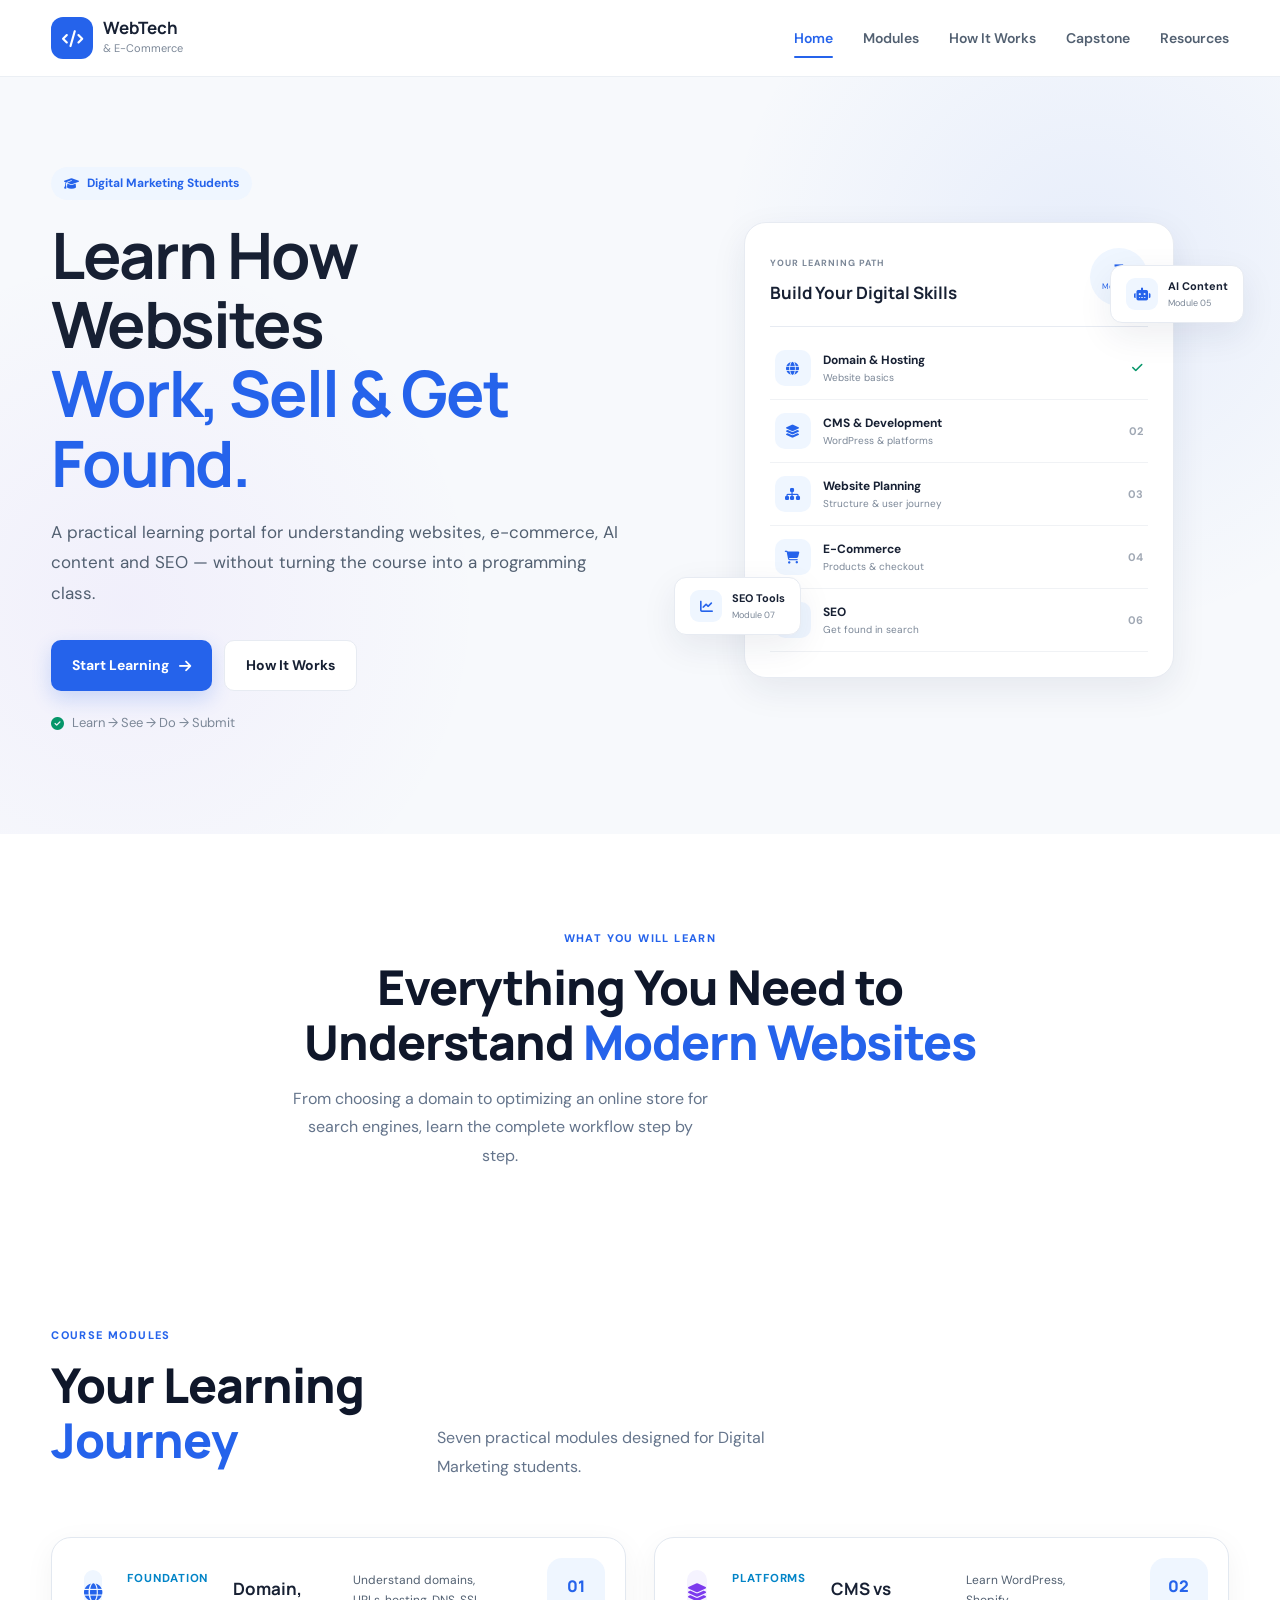
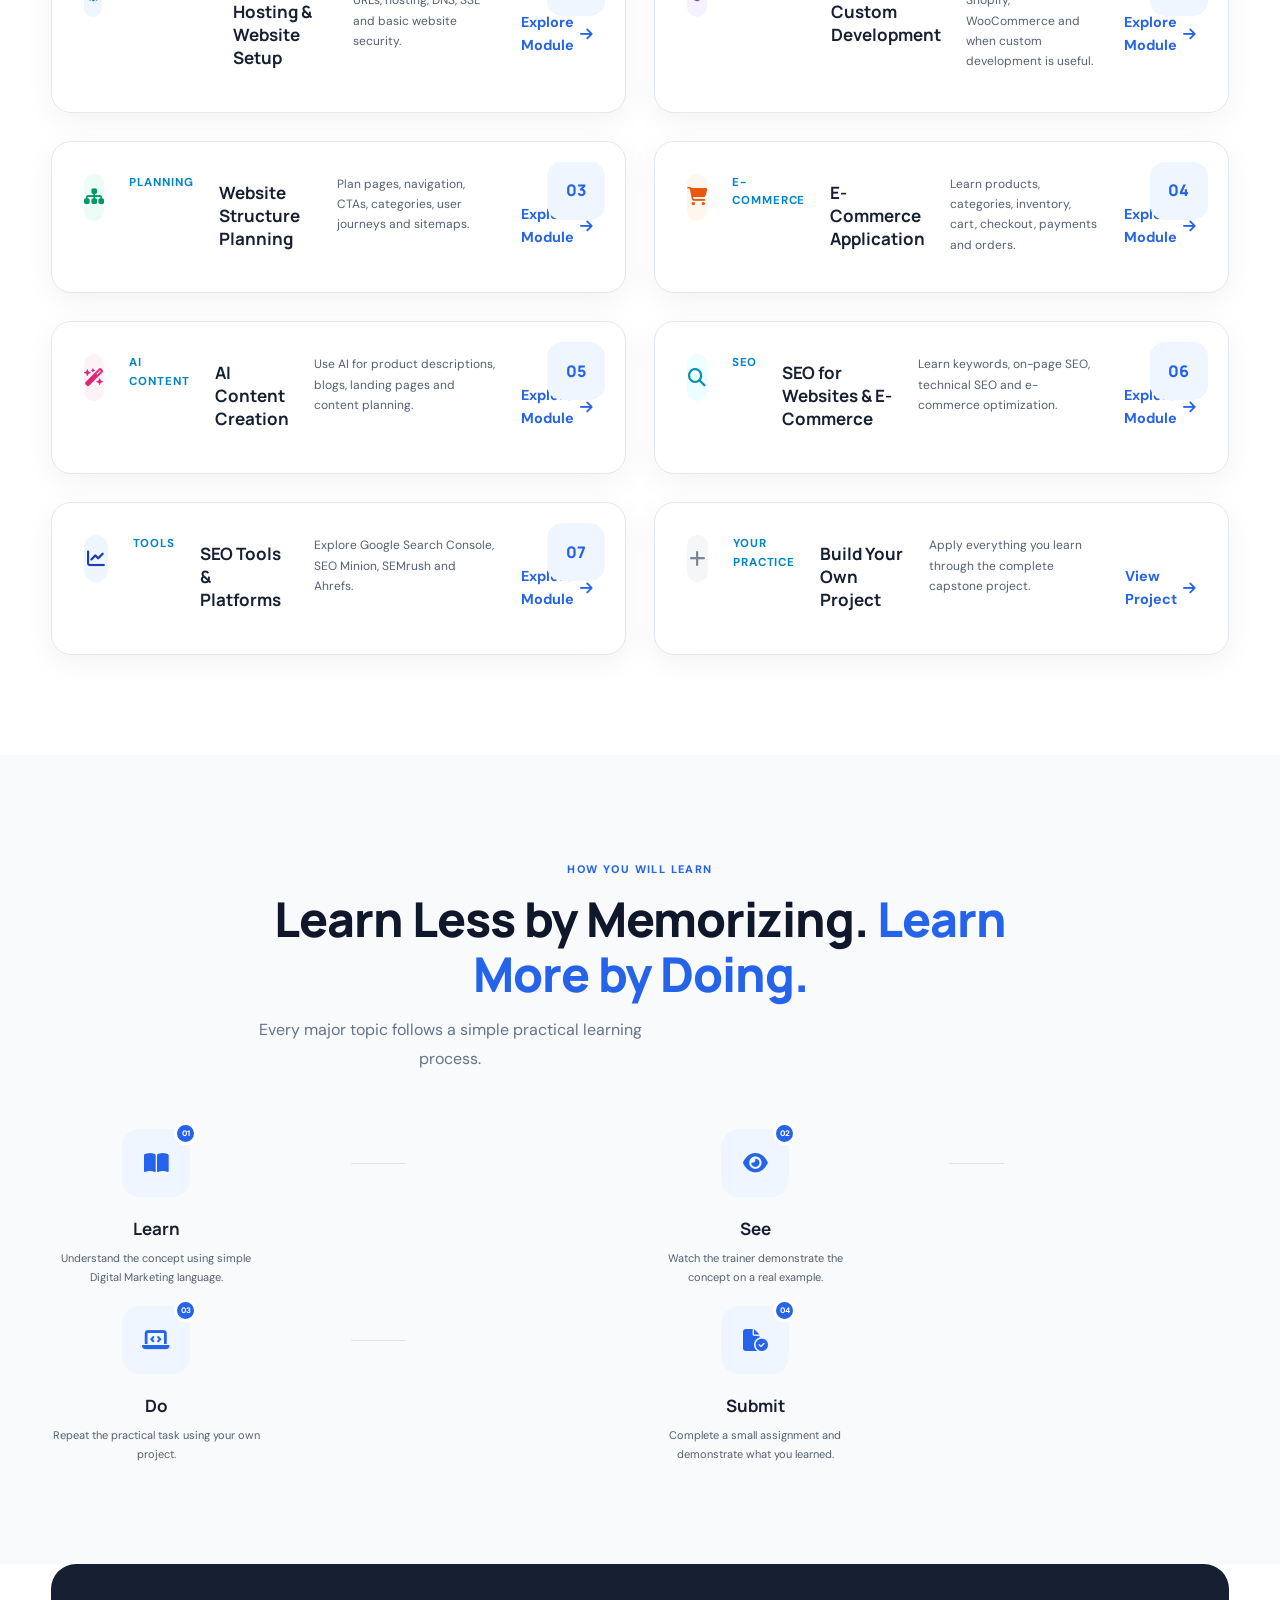
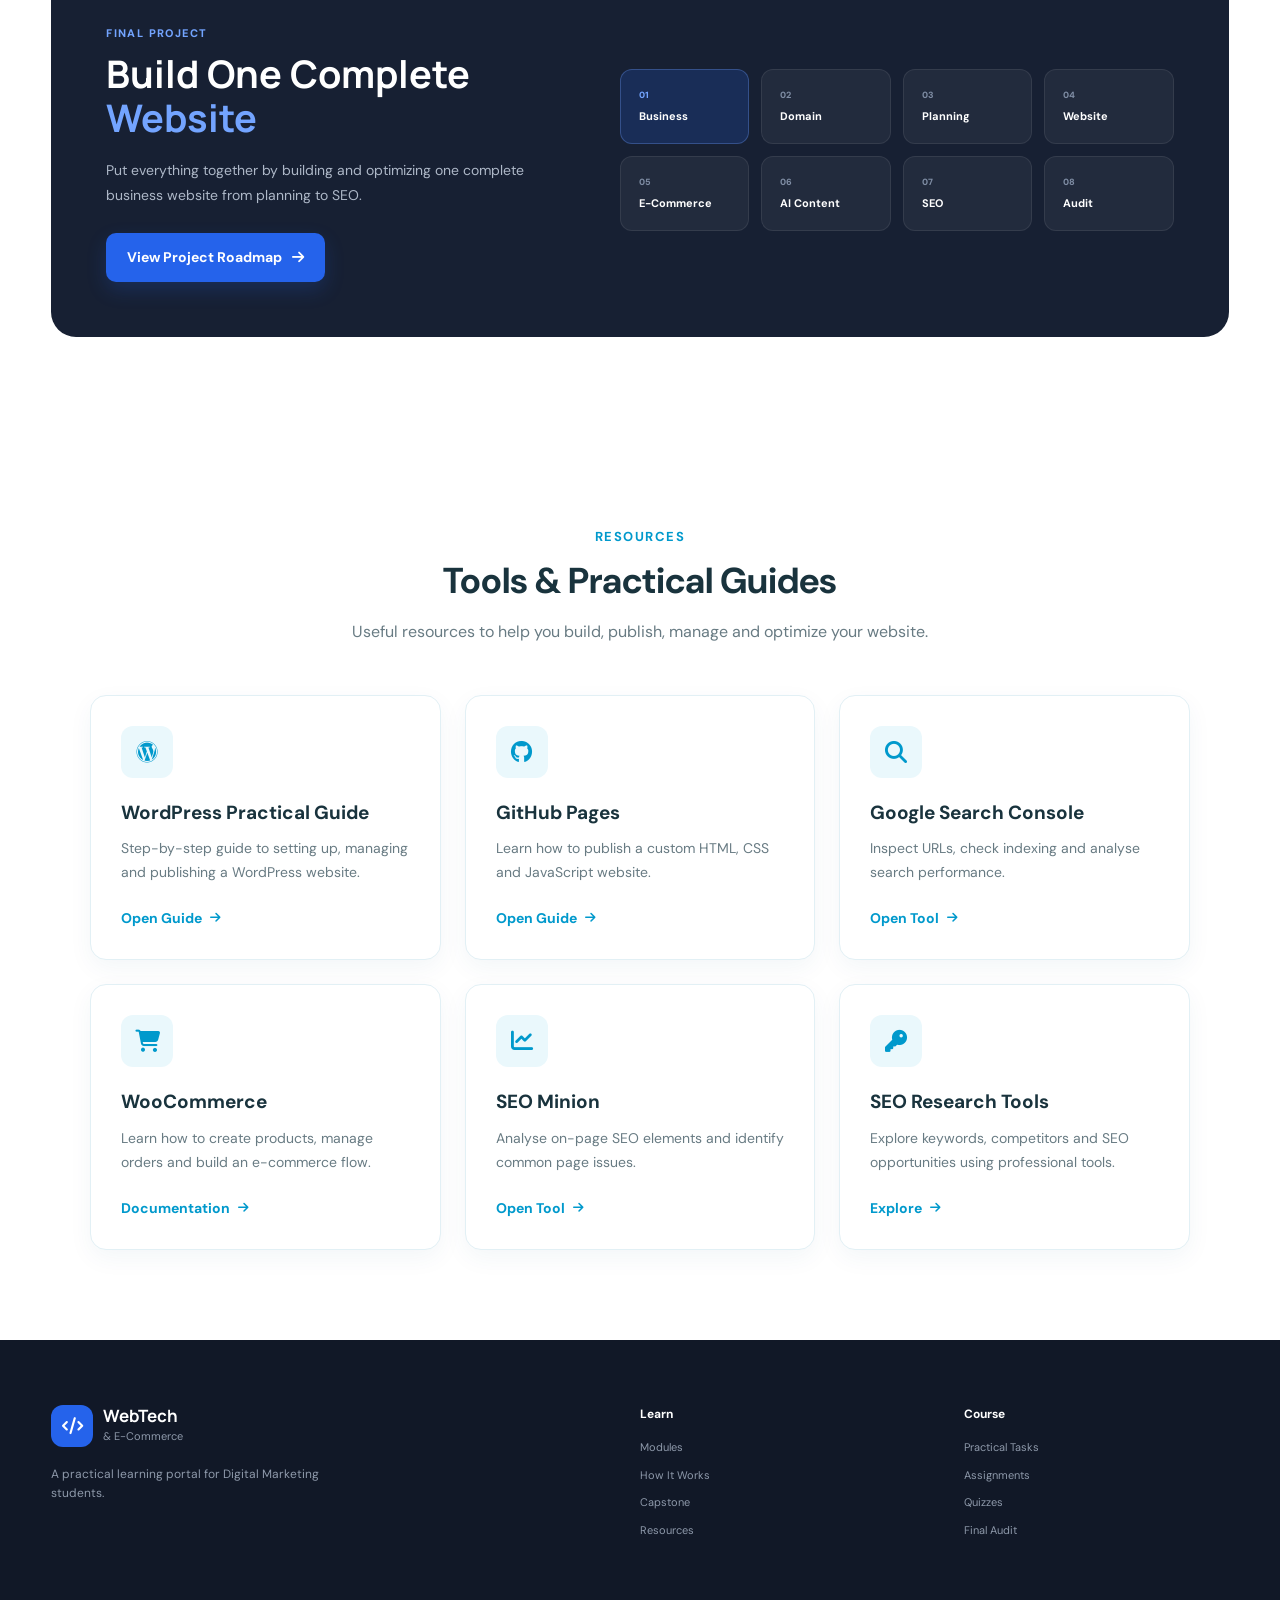
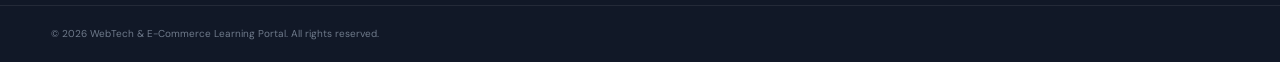
<file: index.html>
<!DOCTYPE html>
<html lang="en">

<head>
    <meta charset="UTF-8">
    <meta name="viewport" content="width=device-width, initial-scale=1.0">

    <title>Web Technologies & E-Commerce | Digital Marketing Learning Portal</title>

    <meta name="description"
        content="A practical learning portal for Digital Marketing students covering Web Technologies, E-Commerce, AI Content, SEO and SEO Tools.">

    <meta name="keywords"
        content="web technologies, e-commerce, digital marketing, SEO, WordPress, WooCommerce, AI content">

    <meta name="author" content="Digital Marketing Training">

    <link rel="stylesheet" href="mystyle.css">

    <!-- Google Font -->
    <link rel="preconnect" href="https://fonts.googleapis.com">
    <link rel="preconnect" href="https://fonts.gstatic.com" crossorigin>
    <link
        href="https://fonts.googleapis.com/css2?family=DM+Sans:wght@400;500;600;700&family=Manrope:wght@600;700;800&display=swap"
        rel="stylesheet">

    <!-- Icons -->
    <link rel="stylesheet"
        href="https://cdnjs.cloudflare.com/ajax/libs/font-awesome/6.5.2/css/all.min.css">

</head>

<body>

    <!-- =========================
         HEADER
    ========================== -->

    <header class="site-header">

        <div class="container nav-container">

            <a href="index.html" class="logo">
                <span class="logo-icon">
                    <i class="fa-solid fa-code"></i>
                </span>

                <span>
                    <strong>WebTech</strong>
                    <small>& E-Commerce</small>
                </span>
            </a>

            <nav class="main-nav" id="mainNav">

                <a href="#home" class="active">Home</a>
                <a href="#modules">Modules</a>
                <a href="#learning-flow">How It Works</a>
                <a href="#capstone">Capstone</a>
                <a href="#resources">Resources</a>

            </nav>

            <button class="menu-toggle" id="menuToggle" aria-label="Open menu">
                <i class="fa-solid fa-bars"></i>
            </button>

        </div>

    </header>


    <main>

        <!-- =========================
             HERO
        ========================== -->

        <section class="hero" id="home">

            <div class="container hero-grid">

                <div class="hero-content">

                    <div class="eyebrow">
                        <i class="fa-solid fa-graduation-cap"></i>
                        Digital Marketing Students
                    </div>

                    <h1>
                        Learn How Websites
                        <span>Work, Sell & Get Found.</span>
                    </h1>

                    <p class="hero-description">
                        A practical learning portal for understanding websites,
                        e-commerce, AI content and SEO — without turning the
                        course into a programming class.
                    </p>

                    <div class="hero-buttons">

                        <a href="#modules" class="btn btn-primary">
                            Start Learning
                            <i class="fa-solid fa-arrow-right"></i>
                        </a>

                        <a href="#learning-flow" class="btn btn-secondary">
                            How It Works
                        </a>

                    </div>

                    <div class="hero-note">
                        <i class="fa-solid fa-circle-check"></i>
                        Learn → See → Do → Submit
                    </div>

                </div>


                <!-- Learning visual -->

                <div class="hero-visual">

                    <div class="learning-card">

                        <div class="card-top">

                            <div>
                                <span class="small-label">YOUR LEARNING PATH</span>
                                <h3>Build Your Digital Skills</h3>
                            </div>

                            <div class="progress-circle">
                                <span>7</span>
                                <small>Modules</small>
                            </div>

                        </div>


                        <div class="path-list">

                            <div class="path-item completed">
                                <span class="path-icon">
                                    <i class="fa-solid fa-globe"></i>
                                </span>

                                <div>
                                    <strong>Domain & Hosting</strong>
                                    <small>Website basics</small>
                                </div>

                                <i class="fa-solid fa-check status-icon"></i>
                            </div>


                            <div class="path-item">
                                <span class="path-icon">
                                    <i class="fa-solid fa-layer-group"></i>
                                </span>

                                <div>
                                    <strong>CMS & Development</strong>
                                    <small>WordPress & platforms</small>
                                </div>

                                <span class="number">02</span>
                            </div>


                            <div class="path-item">
                                <span class="path-icon">
                                    <i class="fa-solid fa-sitemap"></i>
                                </span>

                                <div>
                                    <strong>Website Planning</strong>
                                    <small>Structure & user journey</small>
                                </div>

                                <span class="number">03</span>
                            </div>


                            <div class="path-item">
                                <span class="path-icon">
                                    <i class="fa-solid fa-cart-shopping"></i>
                                </span>

                                <div>
                                    <strong>E-Commerce</strong>
                                    <small>Products & checkout</small>
                                </div>

                                <span class="number">04</span>
                            </div>


                            <div class="path-item">
                                <span class="path-icon">
                                    <i class="fa-solid fa-magnifying-glass"></i>
                                </span>

                                <div>
                                    <strong>SEO</strong>
                                    <small>Get found in search</small>
                                </div>

                                <span class="number">06</span>
                            </div>

                        </div>

                    </div>

                    <div class="floating-card floating-card-one">
                        <i class="fa-solid fa-robot"></i>
                        <div>
                            <strong>AI Content</strong>
                            <small>Module 05</small>
                        </div>
                    </div>

                    <div class="floating-card floating-card-two">
                        <i class="fa-solid fa-chart-line"></i>
                        <div>
                            <strong>SEO Tools</strong>
                            <small>Module 07</small>
                        </div>
                    </div>

                </div>

            </div>

        </section>


        <!-- =========================
             INTRO
        ========================== -->

        <section class="intro-section">

            <div class="container">

                <div class="section-heading centered">

                    <span class="section-label">WHAT YOU WILL LEARN</span>

                    <h2>
                        Everything You Need to Understand
                        <span>Modern Websites</span>
                    </h2>

                    <p>
                        From choosing a domain to optimizing an online store
                        for search engines, learn the complete workflow
                        step by step.
                    </p>

                </div>

            </div>

        </section>


        <!-- =========================
             MODULES
        ========================== -->

        <section class="modules-section" id="modules">

            <div class="container">

                <div class="section-heading">

                    <div>
                        <span class="section-label">COURSE MODULES</span>

                        <h2>
                            Your Learning
                            <span>Journey</span>
                        </h2>
                    </div>

                    <p>
                        Seven practical modules designed for Digital Marketing
                        students.
                    </p>

                </div>


                <div class="modules-grid">


                    <!-- Module 01 -->

                    <article class="module-card">

                        <div class="module-number">01</div>

                        <div class="module-icon blue">
                            <i class="fa-solid fa-globe"></i>
                        </div>

                        <span class="module-tag">FOUNDATION</span>

                        <h3>Domain, Hosting & Website Setup</h3>

                        <p>
                            Understand domains, URLs, hosting, DNS, SSL
                            and basic website security.
                        </p>

                        <a href="module1.html" class="module-link">
                            Explore Module
                            <i class="fa-solid fa-arrow-right"></i>
                        </a>

                    </article>


                    <!-- Module 02 -->

                    <article class="module-card">

                        <div class="module-number">02</div>

                        <div class="module-icon purple">
                            <i class="fa-solid fa-layer-group"></i>
                        </div>

                        <span class="module-tag">PLATFORMS</span>

                        <h3>CMS vs Custom Development</h3>

                        <p>
                            Learn WordPress, Shopify, WooCommerce and
                            when custom development is useful.
                        </p>

                        <a href="module-2.html" class="module-link">
                            Explore Module
                            <i class="fa-solid fa-arrow-right"></i>
                        </a>

                    </article>


                    <!-- Module 03 -->

                    <article class="module-card">

                        <div class="module-number">03</div>

                        <div class="module-icon green">
                            <i class="fa-solid fa-sitemap"></i>
                        </div>

                        <span class="module-tag">PLANNING</span>

                        <h3>Website Structure Planning</h3>

                        <p>
                            Plan pages, navigation, CTAs, categories,
                            user journeys and sitemaps.
                        </p>

                        <a href="module-3.html" class="module-link">
                            Explore Module
                            <i class="fa-solid fa-arrow-right"></i>
                        </a>

                    </article>


                    <!-- Module 04 -->

                    <article class="module-card">

                        <div class="module-number">04</div>

                        <div class="module-icon orange">
                            <i class="fa-solid fa-cart-shopping"></i>
                        </div>

                        <span class="module-tag">E-COMMERCE</span>

                        <h3>E-Commerce Application</h3>

                        <p>
                            Learn products, categories, inventory, cart,
                            checkout, payments and orders.
                        </p>

                        <a href="module-4.html" class="module-link">
                            Explore Module
                            <i class="fa-solid fa-arrow-right"></i>
                        </a>

                    </article>


                    <!-- Module 05 -->

                    <article class="module-card">

                        <div class="module-number">05</div>

                        <div class="module-icon pink">
                            <i class="fa-solid fa-wand-magic-sparkles"></i>
                        </div>

                        <span class="module-tag">AI CONTENT</span>

                        <h3>AI Content Creation</h3>

                        <p>
                            Use AI for product descriptions, blogs,
                            landing pages and content planning.
                        </p>

                        <a href="module-5.html" class="module-link">
                            Explore Module
                            <i class="fa-solid fa-arrow-right"></i>
                        </a>

                    </article>


                    <!-- Module 06 -->

                    <article class="module-card">

                        <div class="module-number">06</div>

                        <div class="module-icon teal">
                            <i class="fa-solid fa-magnifying-glass"></i>
                        </div>

                        <span class="module-tag">SEO</span>

                        <h3>SEO for Websites & E-Commerce</h3>

                        <p>
                            Learn keywords, on-page SEO, technical SEO
                            and e-commerce optimization.
                        </p>

                        <a href="module-6.html" class="module-link">
                            Explore Module
                            <i class="fa-solid fa-arrow-right"></i>
                        </a>

                    </article>


                    <!-- Module 07 -->

                    <article class="module-card">

                        <div class="module-number">07</div>

                        <div class="module-icon dark-blue">
                            <i class="fa-solid fa-chart-line"></i>
                        </div>

                        <span class="module-tag">TOOLS</span>

                        <h3>SEO Tools & Platforms</h3>

                        <p>
                            Explore Google Search Console, SEO Minion,
                            SEMrush and Ahrefs.
                        </p>

                        <a href="module-7.html" class="module-link">
                            Explore Module
                            <i class="fa-solid fa-arrow-right"></i>
                        </a>

                    </article>


                    <!-- Coming Soon -->

                    <article class="module-card coming-soon">

                        <div class="module-icon light">
                            <i class="fa-solid fa-plus"></i>
                        </div>

                        <span class="module-tag">YOUR PRACTICE</span>

                        <h3>Build Your Own Project</h3>

                        <p>
                            Apply everything you learn through the
                            complete capstone project.
                        </p>

                        <a href="#capstone" class="module-link">
                            View Project
                            <i class="fa-solid fa-arrow-right"></i>
                        </a>

                    </article>

                </div>

            </div>

        </section>


        <!-- =========================
             LEARNING FLOW
        ========================== -->

        <section class="learning-flow" id="learning-flow">

            <div class="container">

                <div class="section-heading centered">

                    <span class="section-label">HOW YOU WILL LEARN</span>

                    <h2>
                        Learn Less by Memorizing.
                        <span>Learn More by Doing.</span>
                    </h2>

                    <p>
                        Every major topic follows a simple practical
                        learning process.
                    </p>

                </div>


                <div class="flow-grid">

                    <div class="flow-item">

                        <div class="flow-icon">
                            <i class="fa-solid fa-book-open"></i>
                            <span>01</span>
                        </div>

                        <h3>Learn</h3>

                        <p>
                            Understand the concept using simple
                            Digital Marketing language.
                        </p>

                    </div>


                    <div class="flow-line"></div>


                    <div class="flow-item">

                        <div class="flow-icon">
                            <i class="fa-solid fa-eye"></i>
                            <span>02</span>
                        </div>

                        <h3>See</h3>

                        <p>
                            Watch the trainer demonstrate the
                            concept on a real example.
                        </p>

                    </div>


                    <div class="flow-line"></div>


                    <div class="flow-item">

                        <div class="flow-icon">
                            <i class="fa-solid fa-laptop-code"></i>
                            <span>03</span>
                        </div>

                        <h3>Do</h3>

                        <p>
                            Repeat the practical task using
                            your own project.
                        </p>

                    </div>


                    <div class="flow-line"></div>


                    <div class="flow-item">

                        <div class="flow-icon">
                            <i class="fa-solid fa-file-circle-check"></i>
                            <span>04</span>
                        </div>

                        <h3>Submit</h3>

                        <p>
                            Complete a small assignment and
                            demonstrate what you learned.
                        </p>

                    </div>

                </div>

            </div>

        </section>


        <!-- =========================
             CAPSTONE
        ========================== -->

        <section class="capstone-section" id="capstone">

            <div class="container">

                <div class="capstone-box">

                    <div class="capstone-content">

                        <span class="section-label">
                            FINAL PROJECT
                        </span>

                        <h2>
                            Build One Complete
                            <span>Website</span>
                        </h2>

                        <p>
                            Put everything together by building and
                            optimizing one complete business website
                            from planning to SEO.
                        </p>

                        <a href="capstone.html" class="btn btn-primary">
                            View Project Roadmap
                            <i class="fa-solid fa-arrow-right"></i>
                        </a>

                    </div>


                    <div class="roadmap">

                        <div class="roadmap-item active">
                            <span>01</span>
                            <strong>Business</strong>
                        </div>

                        <div class="roadmap-item">
                            <span>02</span>
                            <strong>Domain</strong>
                        </div>

                        <div class="roadmap-item">
                            <span>03</span>
                            <strong>Planning</strong>
                        </div>

                        <div class="roadmap-item">
                            <span>04</span>
                            <strong>Website</strong>
                        </div>

                        <div class="roadmap-item">
                            <span>05</span>
                            <strong>E-Commerce</strong>
                        </div>

                        <div class="roadmap-item">
                            <span>06</span>
                            <strong>AI Content</strong>
                        </div>

                        <div class="roadmap-item">
                            <span>07</span>
                            <strong>SEO</strong>
                        </div>

                        <div class="roadmap-item">
                            <span>08</span>
                            <strong>Audit</strong>
                        </div>

                    </div>

                </div>

            </div>

        </section>


        <!-- =========================
             RESOURCES
        ========================== -->

       <section class="resources-section" id="resources">

    <div class="section-title">

        <div class="small-title">
            Resources
        </div>

        <h2>
            Tools & Practical Guides
        </h2>

        <p>
            Useful resources to help you build, publish,
            manage and optimize your website.
        </p>

    </div>


    <div class="resources-grid">

        <!-- WordPress -->
        <a href="wordpress-guide.html" class="resource-card">

            <div class="resource-icon">
                <i class="fa-brands fa-wordpress"></i>
            </div>

            <h3>WordPress Practical Guide</h3>

            <p>
                Step-by-step guide to setting up,
                managing and publishing a WordPress website.
            </p>

            <span>
                Open Guide
                <i class="fa-solid fa-arrow-right"></i>
            </span>

        </a>


        <!-- GitHub Pages -->
        <a href="https://docs.github.com/en/pages"
           target="_blank"
           rel="noopener"
           class="resource-card">

            <div class="resource-icon">
                <i class="fa-brands fa-github"></i>
            </div>

            <h3>GitHub Pages</h3>

            <p>
                Learn how to publish a custom HTML, CSS
                and JavaScript website.
            </p>

            <span>
                Open Guide
                <i class="fa-solid fa-arrow-right"></i>
            </span>

        </a>


        <!-- Search Console -->
        <a href="https://search.google.com/search-console"
           target="_blank"
           rel="noopener"
           class="resource-card">

            <div class="resource-icon">
                <i class="fa-solid fa-magnifying-glass"></i>
            </div>

            <h3>Google Search Console</h3>

            <p>
                Inspect URLs, check indexing and analyse
                search performance.
            </p>

            <span>
                Open Tool
                <i class="fa-solid fa-arrow-right"></i>
            </span>

        </a>


        <!-- WooCommerce -->
        <a href="https://woocommerce.com/documentation/"
           target="_blank"
           rel="noopener"
           class="resource-card">

            <div class="resource-icon">
                <i class="fa-solid fa-cart-shopping"></i>
            </div>

            <h3>WooCommerce</h3>

            <p>
                Learn how to create products, manage orders
                and build an e-commerce flow.
            </p>

            <span>
                Documentation
                <i class="fa-solid fa-arrow-right"></i>
            </span>

        </a>


        <!-- SEO Minion -->
        <a href="https://seominion.com/"
           target="_blank"
           rel="noopener"
           class="resource-card">

            <div class="resource-icon">
                <i class="fa-solid fa-chart-line"></i>
            </div>

            <h3>SEO Minion</h3>

            <p>
                Analyse on-page SEO elements and
                identify common page issues.
            </p>

            <span>
                Open Tool
                <i class="fa-solid fa-arrow-right"></i>
            </span>

        </a>


        <!-- SEO Research -->
        <a href="https://www.semrush.com/"
           target="_blank"
           rel="noopener"
           class="resource-card">

            <div class="resource-icon">
                <i class="fa-solid fa-key"></i>
            </div>

            <h3>SEO Research Tools</h3>

            <p>
                Explore keywords, competitors and
                SEO opportunities using professional tools.
            </p>

            <span>
                Explore
                <i class="fa-solid fa-arrow-right"></i>
            </span>

        </a>

    </div>

</section>
    </main>


    <!-- =========================
         FOOTER
    ========================== -->

    <footer class="site-footer">

        <div class="container footer-content">

            <div class="footer-brand">

                <a href="index.html" class="logo">

                    <span class="logo-icon">
                        <i class="fa-solid fa-code"></i>
                    </span>

                    <span>
                        <strong>WebTech</strong>
                        <small>& E-Commerce</small>
                    </span>

                </a>

                <p>
                    A practical learning portal for Digital Marketing
                    students.
                </p>

            </div>


            <div class="footer-links">

                <h4>Learn</h4>

                <a href="#modules">Modules</a>
                <a href="#learning-flow">How It Works</a>
                <a href="#capstone">Capstone</a>
                <a href="#resources">Resources</a>

            </div>


            <div class="footer-links">

                <h4>Course</h4>

                <a href="#">Practical Tasks</a>
                <a href="#">Assignments</a>
                <a href="#">Quizzes</a>
                <a href="#">Final Audit</a>

            </div>

        </div>


        <div class="footer-bottom">

            <div class="container">

                <p>
                    © <span id="currentYear"></span>
                    WebTech & E-Commerce Learning Portal.
                    All rights reserved.
                </p>

            </div>

        </div>

    </footer>


    <script src="myscript.js"></script>

</body>

</html>
</file>
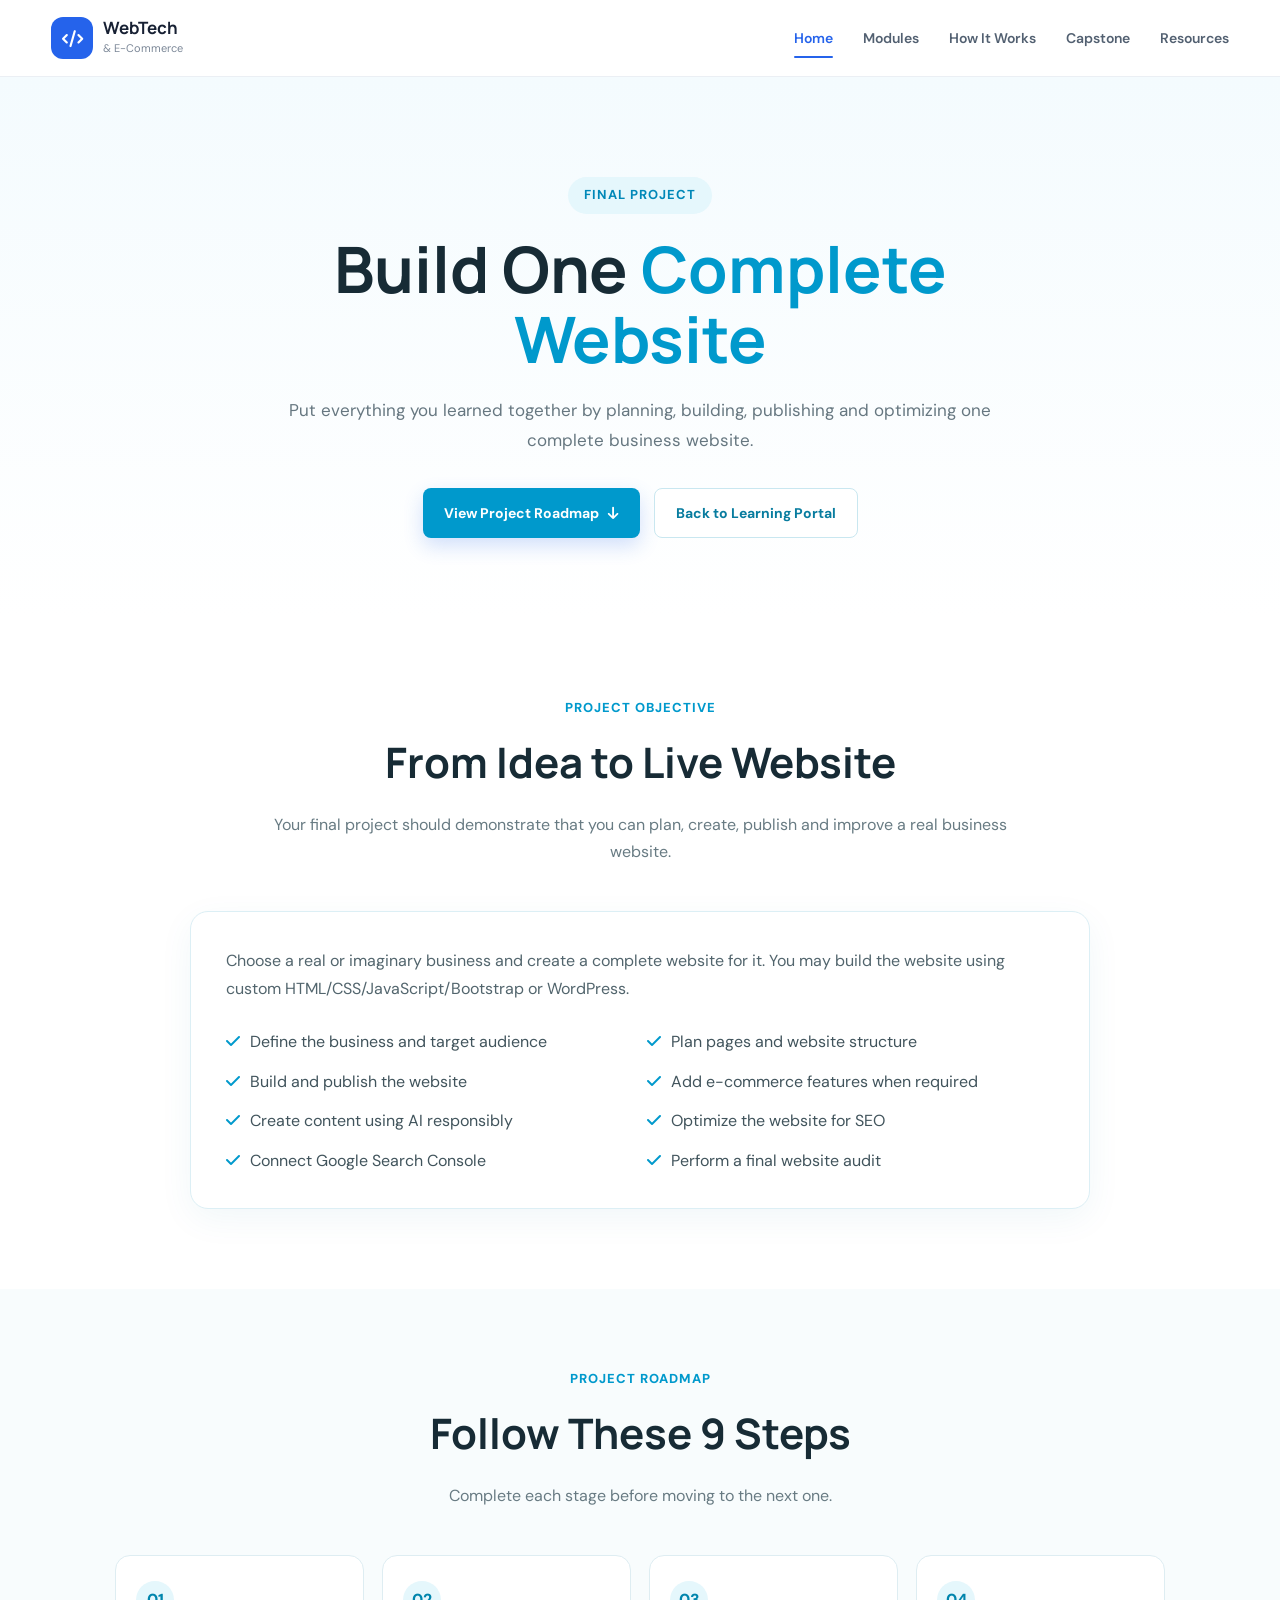
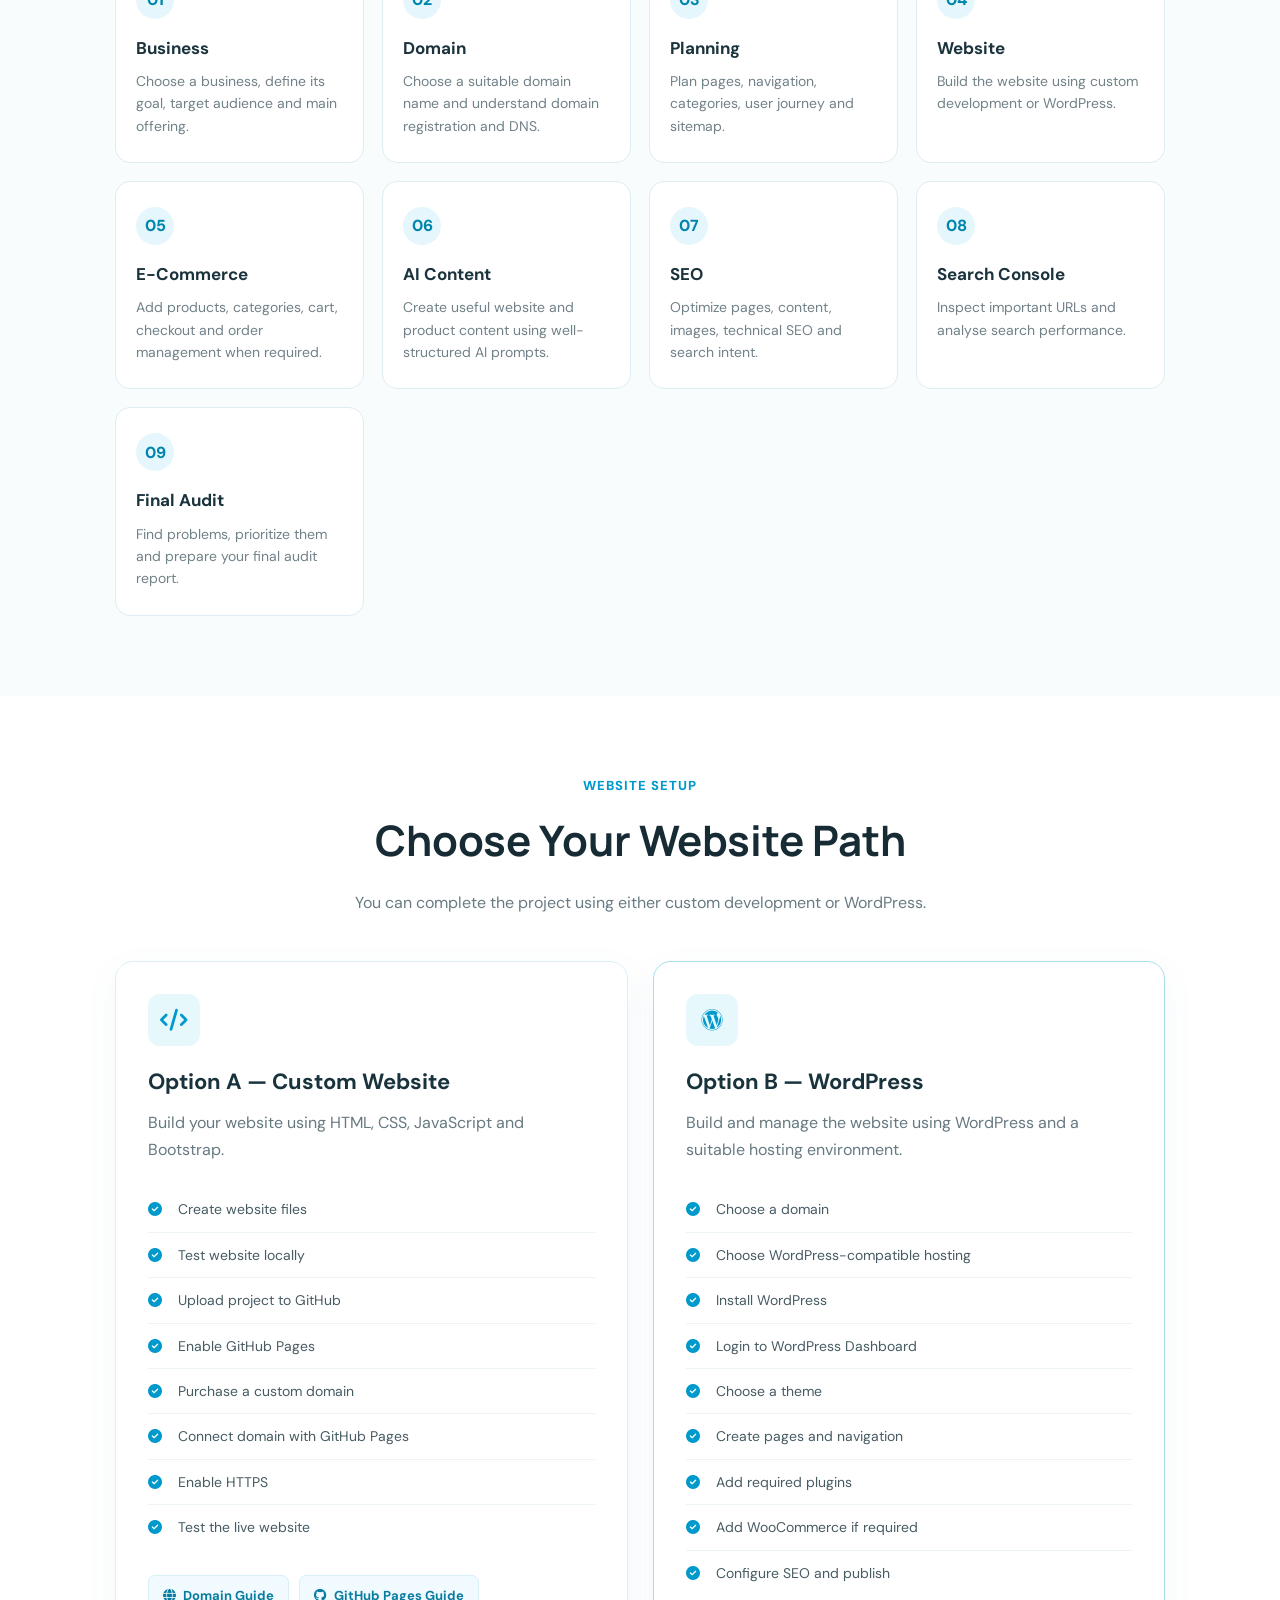
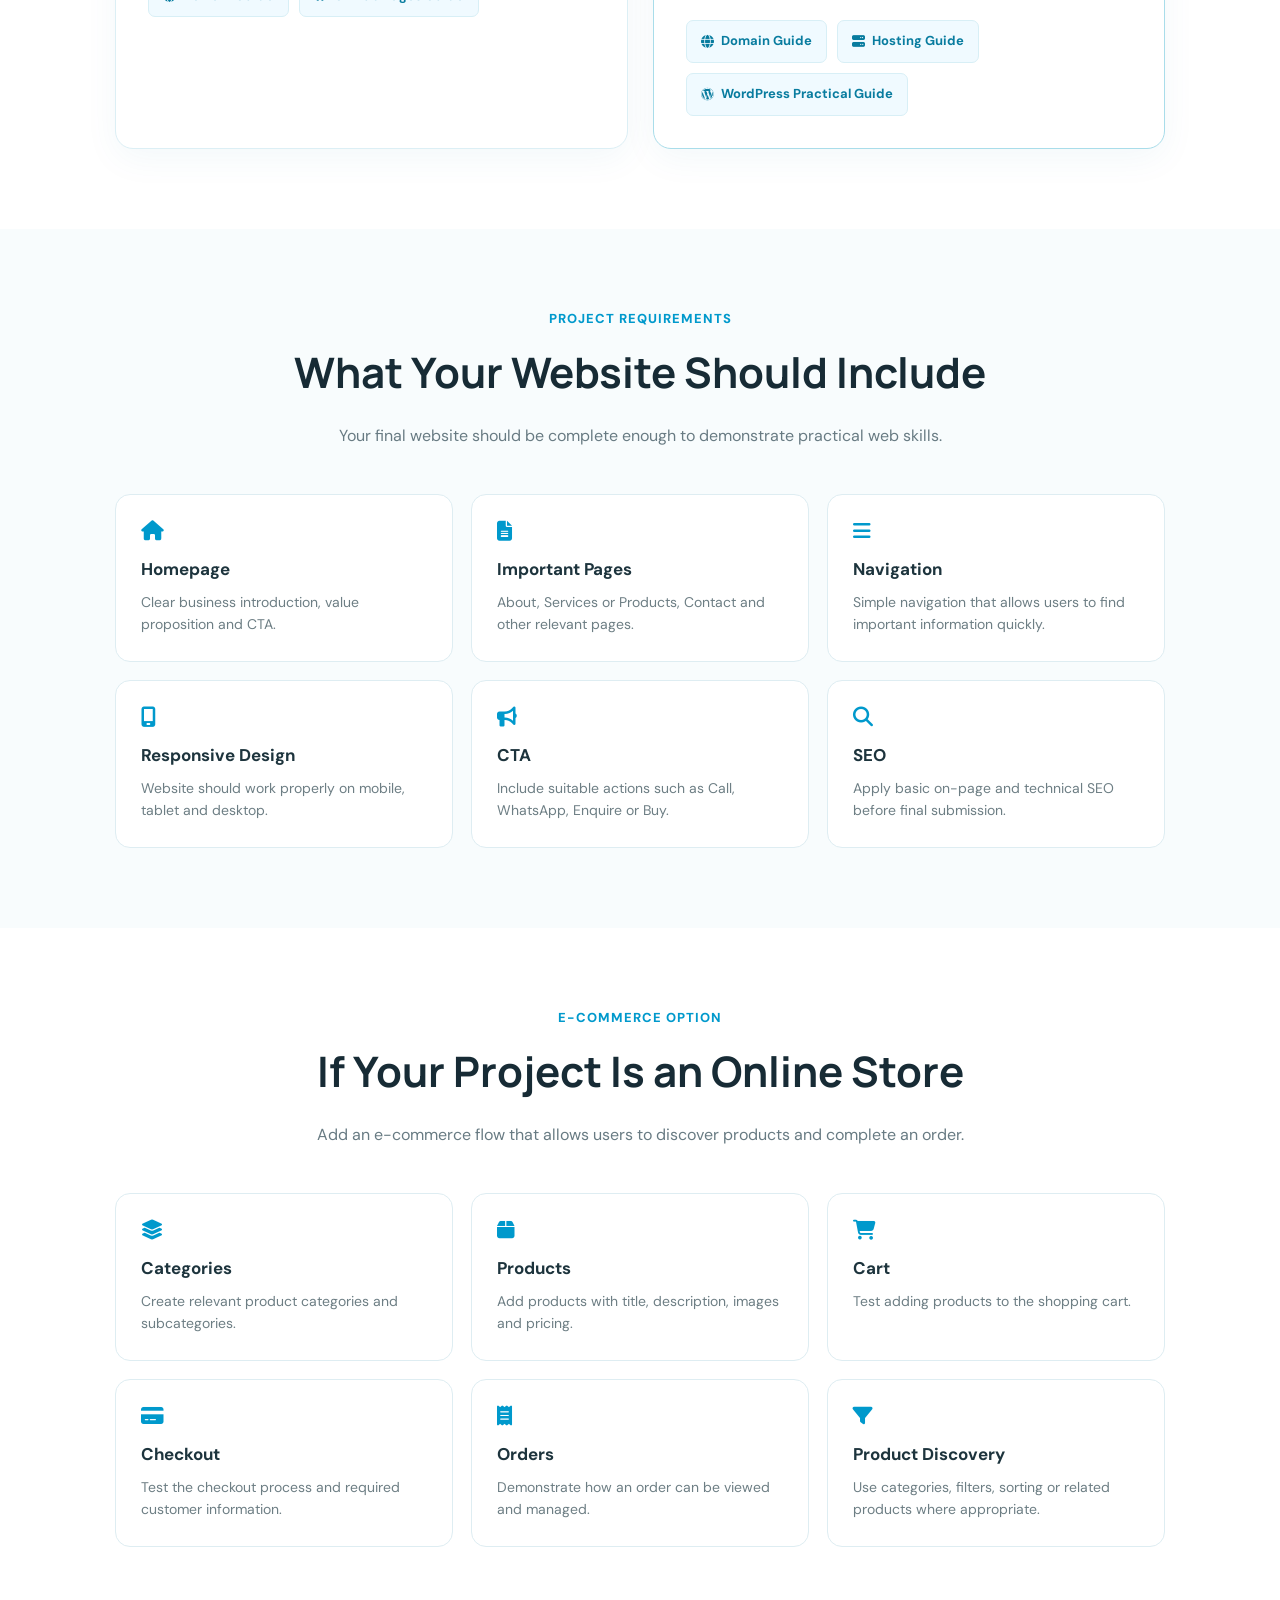
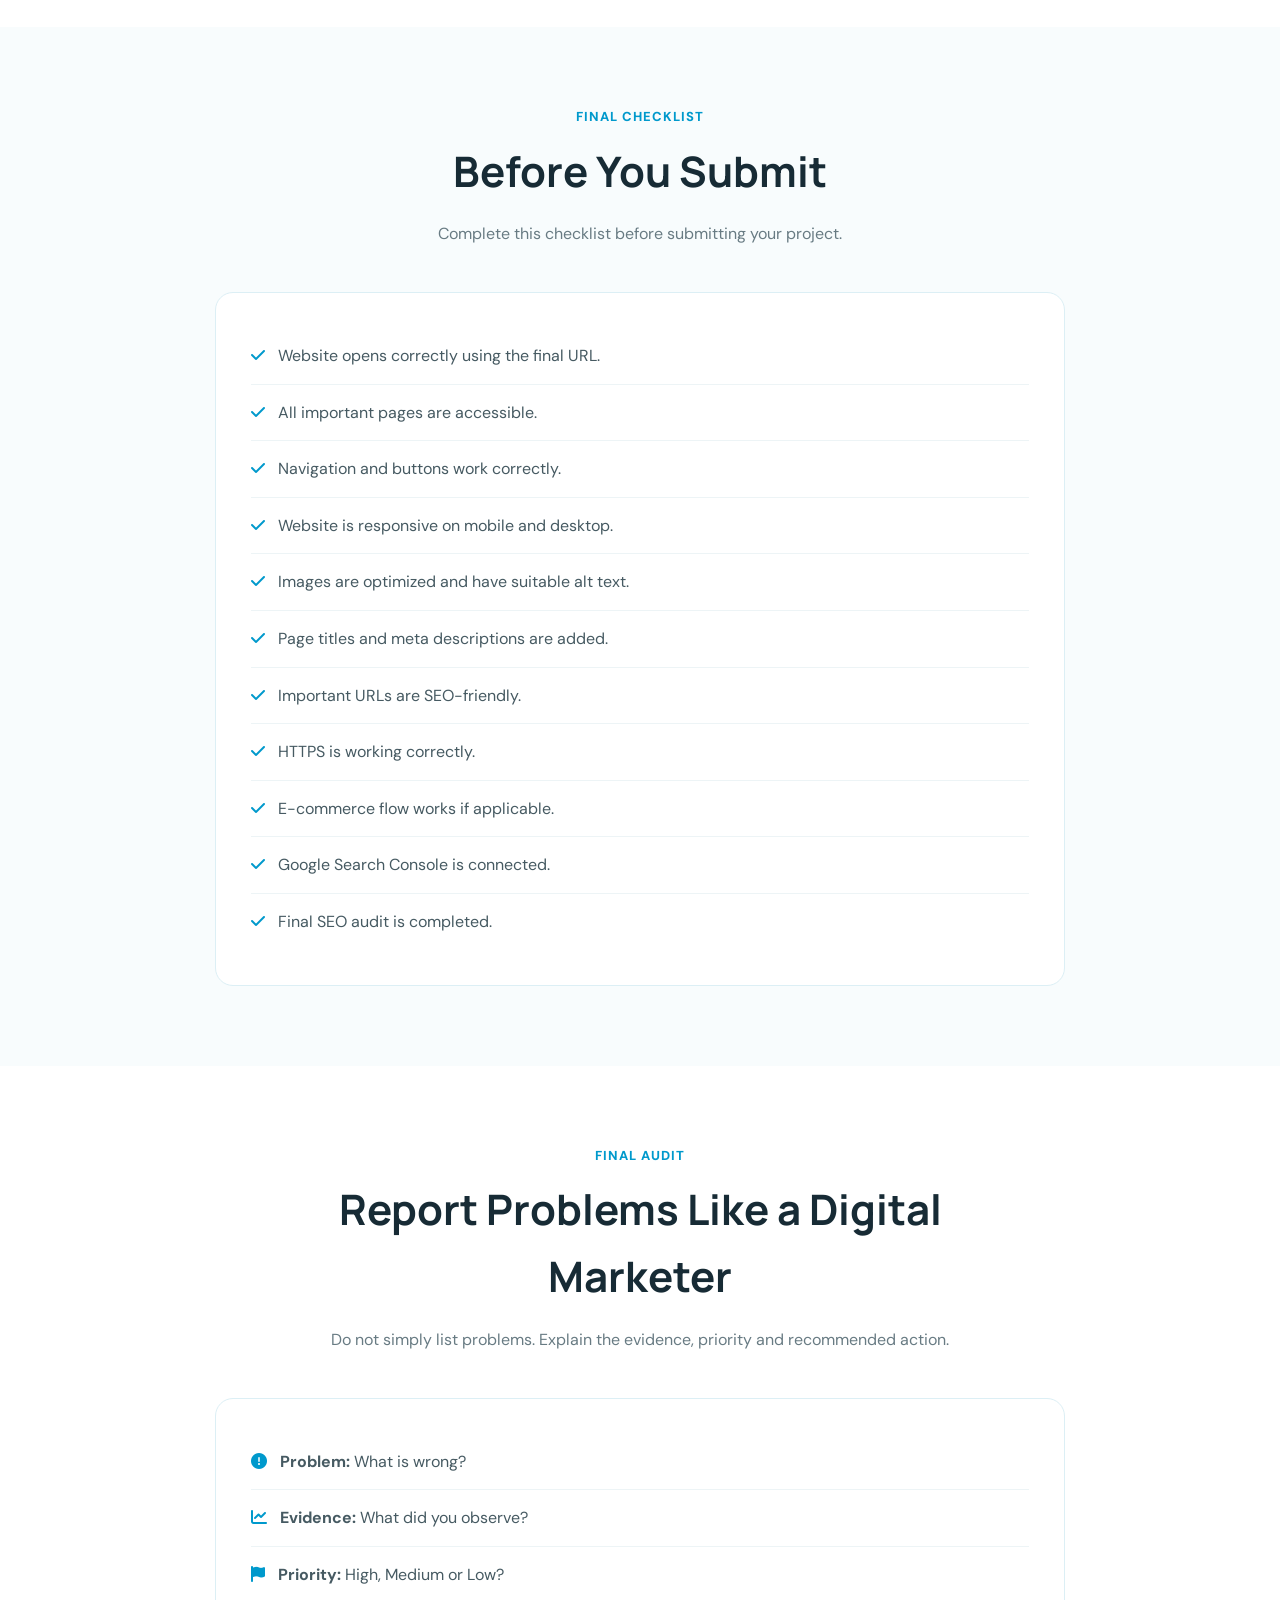
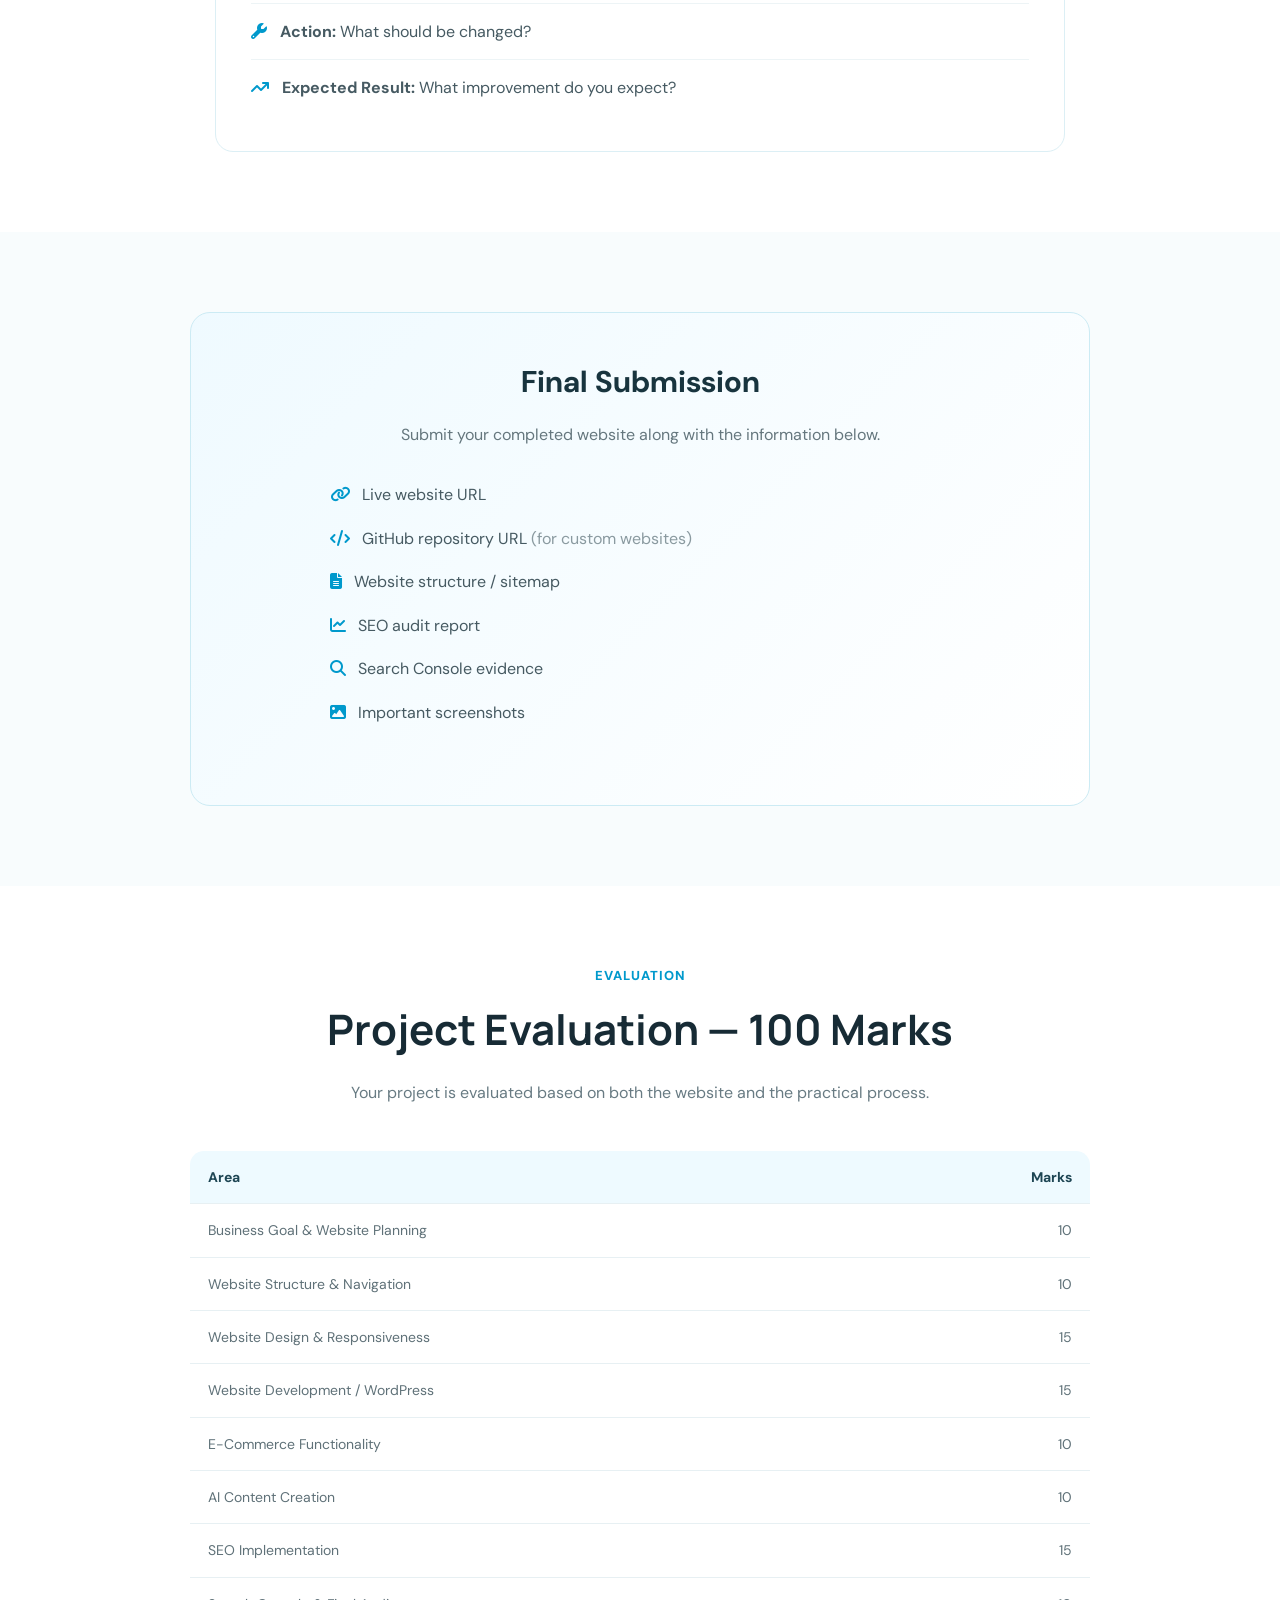
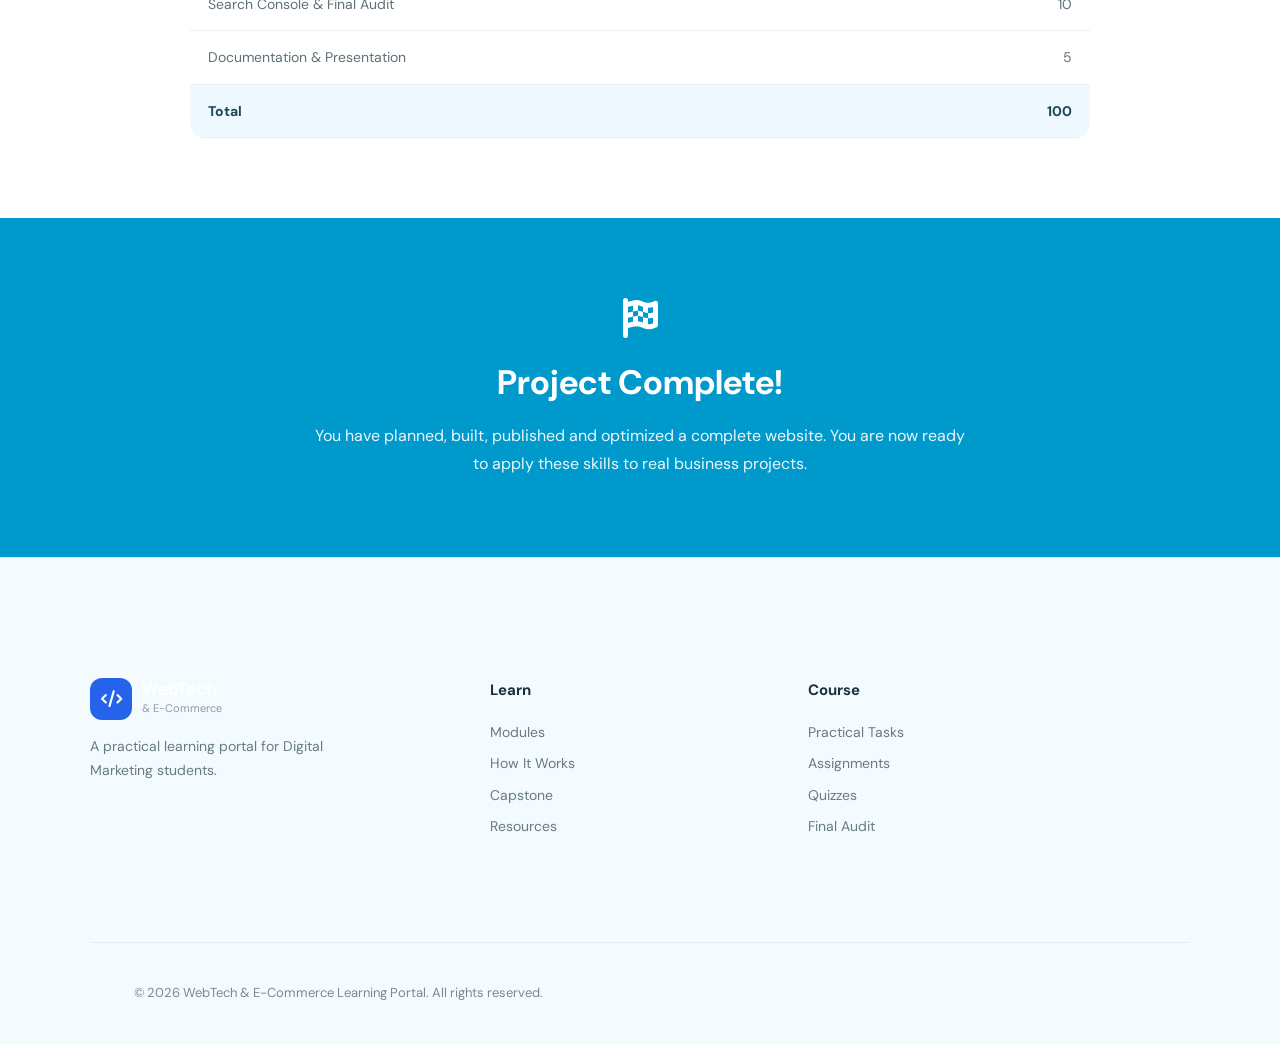
<file: capstone.html>
<!DOCTYPE html>
<html lang="en">

<head>
    <meta charset="UTF-8">
    <meta name="viewport" content="width=device-width, initial-scale=1.0">

    <title>Capstone Project | Web & E-Commerce Lab</title>

    <meta name="description"
        content="Build, publish and optimize a complete business website using custom development or WordPress. Final capstone project for Digital Marketing students.">

    <meta name="keywords"
        content="Digital Marketing, Web Technologies, WordPress, E-Commerce, SEO, Website Development, Capstone Project">

    <meta name="author" content="ANK WebStudio">

    <link rel="icon" href="img/ank-logo.png">

    <!-- Google Font -->
    <link rel="preconnect" href="https://fonts.googleapis.com">
    <link rel="preconnect" href="https://fonts.gstatic.com" crossorigin>

    <link
        href="https://fonts.googleapis.com/css2?family=DM+Sans:wght@400;500;600;700&family=Manrope:wght@400;500;600;700;800&display=swap"
        rel="stylesheet">

    <!-- Font Awesome -->
    <link rel="stylesheet"
        href="https://cdnjs.cloudflare.com/ajax/libs/font-awesome/6.5.2/css/all.min.css">

    <!-- Main CSS -->
    <link rel="stylesheet" href="mystyle.css">

    <style>

        

        /* =========================================
           CAPSTONE PAGE
        ========================================= */

        .capstone-hero {
            padding: 100px 20px 80px;
            background: linear-gradient(180deg, #f4fbfe 0%, #ffffff 100%);
            text-align: center;
        }

        .capstone-label {
            display: inline-block;
            padding: 8px 16px;
            border-radius: 30px;
            background: #e5f7fc;
            color: #0088b8;
            font-size: 13px;
            font-weight: 700;
            letter-spacing: 1px;
            text-transform: uppercase;
            margin-bottom: 20px;
        }

        .capstone-hero h1 {
            max-width: 850px;
            margin: 0 auto 20px;
            font-family: "Manrope", sans-serif;
            font-size: clamp(36px, 6vw, 64px);
            line-height: 1.1;
            color: #172b35;
        }

        .capstone-hero h1 span {
            color: #0099cc;
        }

        .capstone-hero p {
            max-width: 760px;
            margin: auto;
            font-size: 17px;
            line-height: 1.8;
            color: #667780;
        }

        .capstone-actions {
            margin-top: 32px;
            display: flex;
            justify-content: center;
            gap: 14px;
            flex-wrap: wrap;
        }

        .btn {
            display: inline-flex;
            align-items: center;
            gap: 9px;
            padding: 13px 21px;
            border-radius: 8px;
            text-decoration: none;
            font-weight: 700;
            transition: 0.25s ease;
        }

        .btn-primary {
            background: #0099cc;
            color: #ffffff;
        }

        .btn-primary:hover {
            background: #007fa8;
            transform: translateY(-2px);
        }

        .btn-outline {
            border: 1px solid #c9e7f0;
            color: #087c9f;
            background: #ffffff;
        }

        .btn-outline:hover {
            background: #eefaff;
        }

        .section {
            padding: 80px 20px;
        }

        .section-light {
            background: #f8fcfd;
        }

        .section-title {
            max-width: 760px;
            margin: 0 auto 45px;
            text-align: center;
        }

        .section-title .small-title {
            color: #0099cc;
            font-size: 13px;
            font-weight: 800;
            text-transform: uppercase;
            letter-spacing: 1px;
            margin-bottom: 10px;
        }

        .section-title h2 {
            margin: 0 0 15px;
            font-family: "Manrope", sans-serif;
            font-size: clamp(28px, 4vw, 42px);
            color: #172b35;
        }

        .section-title p {
            margin: 0;
            color: #687b83;
            line-height: 1.7;
        }

        /* Objective */

        .objective-box {
            max-width: 900px;
            margin: auto;
            padding: 35px;
            border: 1px solid #dceff5;
            border-radius: 18px;
            background: #ffffff;
            box-shadow: 0 10px 35px rgba(0, 120, 160, 0.06);
        }

        .objective-box p {
            margin: 0;
            color: #52656d;
            line-height: 1.8;
            font-size: 16px;
        }

        .objective-list {
            margin: 25px 0 0;
            padding: 0;
            list-style: none;
            display: grid;
            grid-template-columns: repeat(2, 1fr);
            gap: 14px;
        }

        .objective-list li {
            display: flex;
            align-items: flex-start;
            gap: 10px;
            color: #41545c;
            line-height: 1.6;
        }

        .objective-list i {
            margin-top: 4px;
            color: #0099cc;
        }

        /* Roadmap */

        .roadmap {
            max-width: 1050px;
            margin: auto;
            display: grid;
            grid-template-columns: repeat(4, 1fr);
            gap: 18px;
        }

        .roadmap-card {
            position: relative;
            padding: 25px 20px;
            border: 1px solid #deedf2;
            border-radius: 15px;
            background: #ffffff;
            transition: 0.25s ease;
        }

        .roadmap-card:hover {
            transform: translateY(-4px);
            border-color: #bce5f0;
            box-shadow: 0 10px 30px rgba(0, 130, 170, 0.07);
        }

        .step-number {
            display: inline-flex;
            align-items: center;
            justify-content: center;
            width: 38px;
            height: 38px;
            border-radius: 50%;
            background: #e5f7fc;
            color: #0085ad;
            font-weight: 800;
            margin-bottom: 16px;
        }

        .roadmap-card h3 {
            margin: 0 0 8px;
            font-size: 17px;
            color: #1b333d;
        }

        .roadmap-card p {
            margin: 0;
            color: #718188;
            line-height: 1.6;
            font-size: 14px;
        }

        /* Setup options */

        .setup-options {
            max-width: 1050px;
            margin: auto;
            display: grid;
            grid-template-columns: repeat(2, 1fr);
            gap: 25px;
        }

        .setup-card {
            background: #ffffff;
            border: 1px solid #dceff5;
            border-radius: 18px;
            padding: 32px;
            box-shadow: 0 10px 35px rgba(0, 120, 160, 0.05);
        }

        .setup-card.featured {
            border-color: #a9ddea;
        }

        .setup-icon {
            width: 52px;
            height: 52px;
            display: flex;
            align-items: center;
            justify-content: center;
            border-radius: 12px;
            background: #e7f8fc;
            color: #0099cc;
            font-size: 22px;
            margin-bottom: 18px;
        }

        .setup-card h3 {
            margin: 0 0 10px;
            font-size: 22px;
            color: #19333d;
        }

        .setup-card > p {
            color: #667980;
            line-height: 1.7;
            margin-bottom: 24px;
        }

        .setup-flow {
            list-style: none;
            margin: 0 0 25px;
            padding: 0;
        }

        .setup-flow li {
            position: relative;
            padding: 11px 0 11px 30px;
            border-bottom: 1px solid #edf4f6;
            color: #475b63;
            font-size: 14px;
        }

        .setup-flow li:last-child {
            border-bottom: none;
        }

        .setup-flow li::before {
            content: "\f058";
            font-family: "Font Awesome 6 Free";
            font-weight: 900;
            position: absolute;
            left: 0;
            top: 11px;
            color: #0099cc;
        }

        .guide-links {
            display: flex;
            flex-wrap: wrap;
            gap: 10px;
            margin-top: 22px;
        }

        .guide-btn {
            display: inline-flex;
            align-items: center;
            gap: 7px;
            padding: 10px 14px;
            border-radius: 7px;
            background: #f0faff;
            color: #087c9f;
            text-decoration: none;
            font-size: 13px;
            font-weight: 700;
            border: 1px solid #d8eff6;
            transition: 0.2s ease;
        }

        .guide-btn:hover {
            background: #e2f6fc;
        }

        /* Project requirements */

        .requirements-grid {
            max-width: 1050px;
            margin: auto;
            display: grid;
            grid-template-columns: repeat(3, 1fr);
            gap: 18px;
        }

        .requirement-card {
            padding: 25px;
            border-radius: 15px;
            border: 1px solid #deedf2;
            background: #ffffff;
        }

        .requirement-card i {
            color: #0099cc;
            font-size: 20px;
            margin-bottom: 15px;
        }

        .requirement-card h3 {
            margin: 0 0 8px;
            font-size: 17px;
            color: #1d343d;
        }

        .requirement-card p {
            margin: 0;
            color: #6d7e84;
            line-height: 1.6;
            font-size: 14px;
        }

        /* Checklist */

        .checklist {
            max-width: 850px;
            margin: auto;
            padding: 35px;
            border-radius: 18px;
            background: #ffffff;
            border: 1px solid #dceff5;
        }

        .check-item {
            display: flex;
            align-items: flex-start;
            gap: 13px;
            padding: 15px 0;
            border-bottom: 1px solid #edf4f6;
            color: #465a62;
            line-height: 1.6;
        }

        .check-item:last-child {
            border-bottom: none;
        }

        .check-item i {
            color: #0099cc;
            margin-top: 4px;
        }

        /* Submission */

        .submission-box {
            max-width: 900px;
            margin: auto;
            text-align: center;
            padding: 45px 30px;
            border-radius: 20px;
            background: linear-gradient(135deg, #effaff, #ffffff);
            border: 1px solid #ccebf4;
        }

        .submission-box h2 {
            margin: 0 0 15px;
            font-size: 30px;
            color: #18343e;
        }

        .submission-box p {
            max-width: 700px;
            margin: 0 auto 25px;
            color: #65777e;
            line-height: 1.7;
        }

        .submission-list {
            max-width: 620px;
            margin: 0 auto 25px;
            text-align: left;
            list-style: none;
            padding: 0;
        }

        .submission-list li {
            padding: 9px 0;
            color: #465a62;
        }

        .submission-list i {
            color: #0099cc;
            margin-right: 8px;
        }

        /* Evaluation */

        .evaluation-table-wrap {
            max-width: 900px;
            margin: auto;
            overflow-x: auto;
        }

        .evaluation-table {
            width: 100%;
            border-collapse: collapse;
            background: #ffffff;
            border-radius: 14px;
            overflow: hidden;
        }

        .evaluation-table th,
        .evaluation-table td {
            padding: 15px 18px;
            border-bottom: 1px solid #e7f0f3;
            text-align: left;
        }

        .evaluation-table th {
            background: #eefaff;
            color: #1e4654;
            font-size: 14px;
        }

        .evaluation-table td {
            color: #5f7178;
            font-size: 14px;
        }

        .evaluation-table td:last-child,
        .evaluation-table th:last-child {
            text-align: right;
        }

        /* Completion */

        .completion {
            text-align: center;
            padding: 80px 20px;
            background: #0099cc;
            color: #ffffff;
        }

        .completion i {
            font-size: 40px;
            margin-bottom: 18px;
        }

        .completion h2 {
            margin: 0 0 12px;
            font-size: 34px;
        }

        .completion p {
            max-width: 650px;
            margin: auto;
            line-height: 1.7;
            opacity: 0.92;
        }

        /* Responsive */

        @media (max-width: 900px) {

            .roadmap {
                grid-template-columns: repeat(2, 1fr);
            }

            .requirements-grid {
                grid-template-columns: repeat(2, 1fr);
            }
        }

        @media (max-width: 700px) {

            .capstone-hero {
                padding: 75px 18px 60px;
            }

            .section {
                padding: 60px 18px;
            }

            .objective-list,
            .setup-options,
            .requirements-grid,
            .roadmap {
                grid-template-columns: 1fr;
            }

            .objective-box,
            .setup-card,
            .checklist {
                padding: 25px;
            }

            .submission-box {
                padding: 35px 22px;
            }

            .capstone-actions {
                flex-direction: column;
                align-items: stretch;
            }

            .capstone-actions .btn {
                justify-content: center;
            }
        }

        /* =========================================
   FOOTER
========================================= */

.site-footer {
    background: #f4fbfe;
    border-top: 1px solid #dceff5;
    padding: 55px 20px 20px;
}

.footer-content {
    max-width: 1100px;
    margin: 0 auto;
    display: grid;
    grid-template-columns: 1.3fr 1fr 1.4fr;
    gap: 45px;
}

.footer-brand p {
    margin-top: 15px;
    max-width: 280px;
    color: #687b83;
    line-height: 1.7;
    font-size: 14px;
}

.footer-logo img {
    width: 105px;
    height: auto;
}

.footer-links {
    display: flex;
    flex-direction: column;
    gap: 9px;
}

.footer-links h4 {
    margin: 0 0 10px;
    color: #19333d;
    font-size: 15px;
}

.footer-links a {
    color: #687b83;
    text-decoration: none;
    font-size: 14px;
    transition: 0.2s ease;
}

.footer-links a:hover {
    color: #0099cc;
    padding-left: 3px;
}

.footer-bottom {
    max-width: 1100px;
    margin: 40px auto 0;
    padding-top: 20px;
    border-top: 1px solid #dceff5;

    display: flex;
    justify-content: space-between;
    align-items: center;
    gap: 15px;
}

.footer-bottom p {
    margin: 0;
    color: #7a898f;
    font-size: 13px;
}


/* Footer Responsive */

@media (max-width: 700px) {

    .footer-content {
        grid-template-columns: 1fr;
        gap: 30px;
    }

    .footer-bottom {
        flex-direction: column;
        align-items: flex-start;
    }

}

    </style>
</head>


<body>

    <!-- =========================
         HEADER
    ========================== -->

    <header class="site-header">

        <div class="container nav-container">

            <a href="index.html" class="logo">
                <span class="logo-icon">
                    <i class="fa-solid fa-code"></i>
                </span>

                <span>
                    <strong>WebTech</strong>
                    <small>& E-Commerce</small>
                </span>
            </a>

            <nav class="main-nav" id="mainNav">

                <a href="index.html#home" class="active">Home</a>
                <a href="index.html#modules">Modules</a>
                <a href="index.html#learning-flow">How It Works</a>
                <a href="capstone.html">Capstone</a>
                <a href="index.html#resources">Resources</a>

            </nav>

            <button class="menu-toggle" id="menuToggle" aria-label="Open menu">
                <i class="fa-solid fa-bars"></i>
            </button>

        </div>

    </header>


    <!-- =========================================
         HERO
    ========================================== -->

    <main>

        <section class="capstone-hero">

            <span class="capstone-label">
                Final Project
            </span>

            <h1>
                Build One
                <span>Complete Website</span>
            </h1>

            <p>
                Put everything you learned together by planning,
                building, publishing and optimizing one complete
                business website.
            </p>

            <div class="capstone-actions">

                <a href="#roadmap" class="btn btn-primary">
                    View Project Roadmap
                    <i class="fa-solid fa-arrow-down"></i>
                </a>

                <a href="index.html" class="btn btn-outline">
                    Back to Learning Portal
                </a>

            </div>

        </section>


        <!-- =========================================
             PROJECT OBJECTIVE
        ========================================== -->

        <section class="section">

            <div class="section-title">

                <div class="small-title">
                    Project Objective
                </div>

                <h2>
                    From Idea to Live Website
                </h2>

                <p>
                    Your final project should demonstrate that you can
                    plan, create, publish and improve a real business
                    website.
                </p>

            </div>


            <div class="objective-box">

                <p>
                    Choose a real or imaginary business and create a
                    complete website for it. You may build the website
                    using custom HTML/CSS/JavaScript/Bootstrap or
                    WordPress.
                </p>

                <ul class="objective-list">

                    <li>
                        <i class="fa-solid fa-check"></i>
                        Define the business and target audience
                    </li>

                    <li>
                        <i class="fa-solid fa-check"></i>
                        Plan pages and website structure
                    </li>

                    <li>
                        <i class="fa-solid fa-check"></i>
                        Build and publish the website
                    </li>

                    <li>
                        <i class="fa-solid fa-check"></i>
                        Add e-commerce features when required
                    </li>

                    <li>
                        <i class="fa-solid fa-check"></i>
                        Create content using AI responsibly
                    </li>

                    <li>
                        <i class="fa-solid fa-check"></i>
                        Optimize the website for SEO
                    </li>

                    <li>
                        <i class="fa-solid fa-check"></i>
                        Connect Google Search Console
                    </li>

                    <li>
                        <i class="fa-solid fa-check"></i>
                        Perform a final website audit
                    </li>

                </ul>

            </div>

        </section>


        <!-- =========================================
             ROADMAP
        ========================================== -->

        <section class="section section-light" id="roadmap">

            <div class="section-title">

                <div class="small-title">
                    Project Roadmap
                </div>

                <h2>
                    Follow These 9 Steps
                </h2>

                <p>
                    Complete each stage before moving to the next one.
                </p>

            </div>


            <div class="roadmap">

                <div class="roadmap-card">

                    <div class="step-number">01</div>

                    <h3>Business</h3>

                    <p>
                        Choose a business, define its goal,
                        target audience and main offering.
                    </p>

                </div>


                <div class="roadmap-card">

                    <div class="step-number">02</div>

                    <h3>Domain</h3>

                    <p>
                        Choose a suitable domain name and understand
                        domain registration and DNS.
                    </p>

                </div>


                <div class="roadmap-card">

                    <div class="step-number">03</div>

                    <h3>Planning</h3>

                    <p>
                        Plan pages, navigation, categories,
                        user journey and sitemap.
                    </p>

                </div>


                <div class="roadmap-card">

                    <div class="step-number">04</div>

                    <h3>Website</h3>

                    <p>
                        Build the website using custom development
                        or WordPress.
                    </p>

                </div>


                <div class="roadmap-card">

                    <div class="step-number">05</div>

                    <h3>E-Commerce</h3>

                    <p>
                        Add products, categories, cart,
                        checkout and order management when required.
                    </p>

                </div>


                <div class="roadmap-card">

                    <div class="step-number">06</div>

                    <h3>AI Content</h3>

                    <p>
                        Create useful website and product content
                        using well-structured AI prompts.
                    </p>

                </div>


                <div class="roadmap-card">

                    <div class="step-number">07</div>

                    <h3>SEO</h3>

                    <p>
                        Optimize pages, content, images,
                        technical SEO and search intent.
                    </p>

                </div>


                <div class="roadmap-card">

                    <div class="step-number">08</div>

                    <h3>Search Console</h3>

                    <p>
                        Inspect important URLs and analyse
                        search performance.
                    </p>

                </div>


                <div class="roadmap-card">

                    <div class="step-number">09</div>

                    <h3>Final Audit</h3>

                    <p>
                        Find problems, prioritize them and
                        prepare your final audit report.
                    </p>

                </div>

            </div>

        </section>


        <!-- =========================================
             CHOOSE SETUP
        ========================================== -->

        <section class="section">

            <div class="section-title">

                <div class="small-title">
                    Website Setup
                </div>

                <h2>
                    Choose Your Website Path
                </h2>

                <p>
                    You can complete the project using either
                    custom development or WordPress.
                </p>

            </div>


            <div class="setup-options">


                <!-- CUSTOM WEBSITE -->

                <div class="setup-card">

                    <div class="setup-icon">
                        <i class="fa-solid fa-code"></i>
                    </div>

                    <h3>
                        Option A — Custom Website
                    </h3>

                    <p>
                        Build your website using HTML, CSS,
                        JavaScript and Bootstrap.
                    </p>

                    <ul class="setup-flow">

                        <li>
                            Create website files
                        </li>

                        <li>
                            Test website locally
                        </li>

                        <li>
                            Upload project to GitHub
                        </li>

                        <li>
                            Enable GitHub Pages
                        </li>

                        <li>
                            Purchase a custom domain
                        </li>

                        <li>
                            Connect domain with GitHub Pages
                        </li>

                        <li>
                            Enable HTTPS
                        </li>

                        <li>
                            Test the live website
                        </li>

                    </ul>


                    <div class="guide-links">

                        <a href="https://www.squarebrothers.in/"
                           target="_blank"
                           rel="noopener"
                           class="guide-btn">

                            <i class="fa-solid fa-globe"></i>
                            Domain Guide

                        </a>


                        <a href="https://docs.github.com/en/pages"
                           target="_blank"
                           rel="noopener"
                           class="guide-btn">

                            <i class="fa-brands fa-github"></i>
                            GitHub Pages Guide

                        </a>

                    </div>

                </div>


                <!-- WORDPRESS -->

                <div class="setup-card featured">

                    <div class="setup-icon">
                        <i class="fa-brands fa-wordpress"></i>
                    </div>

                    <h3>
                        Option B — WordPress
                    </h3>

                    <p>
                        Build and manage the website using
                        WordPress and a suitable hosting environment.
                    </p>

                    <ul class="setup-flow">

                        <li>
                            Choose a domain
                        </li>

                        <li>
                            Choose WordPress-compatible hosting
                        </li>

                        <li>
                            Install WordPress
                        </li>

                        <li>
                            Login to WordPress Dashboard
                        </li>

                        <li>
                            Choose a theme
                        </li>

                        <li>
                            Create pages and navigation
                        </li>

                        <li>
                            Add required plugins
                        </li>

                        <li>
                            Add WooCommerce if required
                        </li>

                        <li>
                            Configure SEO and publish
                        </li>

                    </ul>


                    <div class="guide-links">

                        <a href="https://www.squarebrothers.in/"
                           target="_blank"
                           rel="noopener"
                           class="guide-btn">

                            <i class="fa-solid fa-globe"></i>
                            Domain Guide

                        </a>


                        <a href="https://www.squarebrothers.in/hosting/"
                           target="_blank"
                           rel="noopener"
                           class="guide-btn">

                            <i class="fa-solid fa-server"></i>
                            Hosting Guide

                        </a>


                        <a href="wordpress-guide.html"
                           class="guide-btn">

                            <i class="fa-brands fa-wordpress"></i>
                            WordPress Practical Guide

                        </a>

                    </div>

                </div>

            </div>

        </section>


        <!-- =========================================
             PROJECT REQUIREMENTS
        ========================================== -->

        <section class="section section-light">

            <div class="section-title">

                <div class="small-title">
                    Project Requirements
                </div>

                <h2>
                    What Your Website Should Include
                </h2>

                <p>
                    Your final website should be complete enough
                    to demonstrate practical web skills.
                </p>

            </div>


            <div class="requirements-grid">

                <div class="requirement-card">

                    <i class="fa-solid fa-house"></i>

                    <h3>
                        Homepage
                    </h3>

                    <p>
                        Clear business introduction,
                        value proposition and CTA.
                    </p>

                </div>


                <div class="requirement-card">

                    <i class="fa-solid fa-file-lines"></i>

                    <h3>
                        Important Pages
                    </h3>

                    <p>
                        About, Services or Products,
                        Contact and other relevant pages.
                    </p>

                </div>


                <div class="requirement-card">

                    <i class="fa-solid fa-bars"></i>

                    <h3>
                        Navigation
                    </h3>

                    <p>
                        Simple navigation that allows users
                        to find important information quickly.
                    </p>

                </div>


                <div class="requirement-card">

                    <i class="fa-solid fa-mobile-screen"></i>

                    <h3>
                        Responsive Design
                    </h3>

                    <p>
                        Website should work properly on
                        mobile, tablet and desktop.
                    </p>

                </div>


                <div class="requirement-card">

                    <i class="fa-solid fa-bullhorn"></i>

                    <h3>
                        CTA
                    </h3>

                    <p>
                        Include suitable actions such as
                        Call, WhatsApp, Enquire or Buy.
                    </p>

                </div>


                <div class="requirement-card">

                    <i class="fa-solid fa-magnifying-glass"></i>

                    <h3>
                        SEO
                    </h3>

                    <p>
                        Apply basic on-page and technical
                        SEO before final submission.
                    </p>

                </div>

            </div>

        </section>


        <!-- =========================================
             E-COMMERCE
        ========================================== -->

        <section class="section">

            <div class="section-title">

                <div class="small-title">
                    E-Commerce Option
                </div>

                <h2>
                    If Your Project Is an Online Store
                </h2>

                <p>
                    Add an e-commerce flow that allows users
                    to discover products and complete an order.
                </p>

            </div>


            <div class="requirements-grid">

                <div class="requirement-card">

                    <i class="fa-solid fa-layer-group"></i>

                    <h3>
                        Categories
                    </h3>

                    <p>
                        Create relevant product categories
                        and subcategories.
                    </p>

                </div>


                <div class="requirement-card">

                    <i class="fa-solid fa-box"></i>

                    <h3>
                        Products
                    </h3>

                    <p>
                        Add products with title, description,
                        images and pricing.
                    </p>

                </div>


                <div class="requirement-card">

                    <i class="fa-solid fa-cart-shopping"></i>

                    <h3>
                        Cart
                    </h3>

                    <p>
                        Test adding products to the shopping cart.
                    </p>

                </div>


                <div class="requirement-card">

                    <i class="fa-solid fa-credit-card"></i>

                    <h3>
                        Checkout
                    </h3>

                    <p>
                        Test the checkout process and
                        required customer information.
                    </p>

                </div>


                <div class="requirement-card">

                    <i class="fa-solid fa-receipt"></i>

                    <h3>
                        Orders
                    </h3>

                    <p>
                        Demonstrate how an order can be
                        viewed and managed.
                    </p>

                </div>


                <div class="requirement-card">

                    <i class="fa-solid fa-filter"></i>

                    <h3>
                        Product Discovery
                    </h3>

                    <p>
                        Use categories, filters, sorting
                        or related products where appropriate.
                    </p>

                </div>

            </div>

        </section>


        <!-- =========================================
             FINAL CHECKLIST
        ========================================== -->

        <section class="section section-light">

            <div class="section-title">

                <div class="small-title">
                    Final Checklist
                </div>

                <h2>
                    Before You Submit
                </h2>

                <p>
                    Complete this checklist before submitting your project.
                </p>

            </div>


            <div class="checklist">

                <div class="check-item">
                    <i class="fa-solid fa-check"></i>
                    <span>
                        Website opens correctly using the final URL.
                    </span>
                </div>

                <div class="check-item">
                    <i class="fa-solid fa-check"></i>
                    <span>
                        All important pages are accessible.
                    </span>
                </div>

                <div class="check-item">
                    <i class="fa-solid fa-check"></i>
                    <span>
                        Navigation and buttons work correctly.
                    </span>
                </div>

                <div class="check-item">
                    <i class="fa-solid fa-check"></i>
                    <span>
                        Website is responsive on mobile and desktop.
                    </span>
                </div>

                <div class="check-item">
                    <i class="fa-solid fa-check"></i>
                    <span>
                        Images are optimized and have suitable alt text.
                    </span>
                </div>

                <div class="check-item">
                    <i class="fa-solid fa-check"></i>
                    <span>
                        Page titles and meta descriptions are added.
                    </span>
                </div>

                <div class="check-item">
                    <i class="fa-solid fa-check"></i>
                    <span>
                        Important URLs are SEO-friendly.
                    </span>
                </div>

                <div class="check-item">
                    <i class="fa-solid fa-check"></i>
                    <span>
                        HTTPS is working correctly.
                    </span>
                </div>

                <div class="check-item">
                    <i class="fa-solid fa-check"></i>
                    <span>
                        E-commerce flow works if applicable.
                    </span>
                </div>

                <div class="check-item">
                    <i class="fa-solid fa-check"></i>
                    <span>
                        Google Search Console is connected.
                    </span>
                </div>

                <div class="check-item">
                    <i class="fa-solid fa-check"></i>
                    <span>
                        Final SEO audit is completed.
                    </span>
                </div>

            </div>

        </section>


        <!-- =========================================
             FINAL AUDIT
        ========================================== -->

        <section class="section">

            <div class="section-title">

                <div class="small-title">
                    Final Audit
                </div>

                <h2>
                    Report Problems Like a Digital Marketer
                </h2>

                <p>
                    Do not simply list problems. Explain the evidence,
                    priority and recommended action.
                </p>

            </div>


            <div class="checklist">

                <div class="check-item">
                    <i class="fa-solid fa-circle-exclamation"></i>

                    <span>
                        <strong>Problem:</strong>
                        What is wrong?
                    </span>
                </div>

                <div class="check-item">
                    <i class="fa-solid fa-chart-line"></i>

                    <span>
                        <strong>Evidence:</strong>
                        What did you observe?
                    </span>
                </div>

                <div class="check-item">
                    <i class="fa-solid fa-flag"></i>

                    <span>
                        <strong>Priority:</strong>
                        High, Medium or Low?
                    </span>
                </div>

                <div class="check-item">
                    <i class="fa-solid fa-wrench"></i>

                    <span>
                        <strong>Action:</strong>
                        What should be changed?
                    </span>
                </div>

                <div class="check-item">
                    <i class="fa-solid fa-arrow-trend-up"></i>

                    <span>
                        <strong>Expected Result:</strong>
                        What improvement do you expect?
                    </span>
                </div>

            </div>

        </section>


        <!-- =========================================
             SUBMISSION
        ========================================== -->

        <section class="section section-light">

            <div class="submission-box">

                <h2>
                    Final Submission
                </h2>

                <p>
                    Submit your completed website along with the
                    information below.
                </p>

                <ul class="submission-list">

                    <li>
                        <i class="fa-solid fa-link"></i>
                        Live website URL
                    </li>

                    <li>
                        <i class="fa-solid fa-code"></i>
                        GitHub repository URL
                        <span style="color:#8a9aa0;">
                            (for custom websites)
                        </span>
                    </li>

                    <li>
                        <i class="fa-solid fa-file-lines"></i>
                        Website structure / sitemap
                    </li>

                    <li>
                        <i class="fa-solid fa-chart-line"></i>
                        SEO audit report
                    </li>

                    <li>
                        <i class="fa-solid fa-magnifying-glass"></i>
                        Search Console evidence
                    </li>

                    <li>
                        <i class="fa-solid fa-image"></i>
                        Important screenshots
                    </li>

                </ul>

            </div>

        </section>


        <!-- =========================================
             EVALUATION
        ========================================== -->

        <section class="section">

            <div class="section-title">

                <div class="small-title">
                    Evaluation
                </div>

                <h2>
                    Project Evaluation — 100 Marks
                </h2>

                <p>
                    Your project is evaluated based on both the
                    website and the practical process.
                </p>

            </div>


            <div class="evaluation-table-wrap">

                <table class="evaluation-table">

                    <thead>

                        <tr>
                            <th>
                                Area
                            </th>

                            <th>
                                Marks
                            </th>
                        </tr>

                    </thead>

                    <tbody>

                        <tr>
                            <td>
                                Business Goal & Website Planning
                            </td>

                            <td>
                                10
                            </td>
                        </tr>

                        <tr>
                            <td>
                                Website Structure & Navigation
                            </td>

                            <td>
                                10
                            </td>
                        </tr>

                        <tr>
                            <td>
                                Website Design & Responsiveness
                            </td>

                            <td>
                                15
                            </td>
                        </tr>

                        <tr>
                            <td>
                                Website Development / WordPress
                            </td>

                            <td>
                                15
                            </td>
                        </tr>

                        <tr>
                            <td>
                                E-Commerce Functionality
                            </td>

                            <td>
                                10
                            </td>
                        </tr>

                        <tr>
                            <td>
                                AI Content Creation
                            </td>

                            <td>
                                10
                            </td>
                        </tr>

                        <tr>
                            <td>
                                SEO Implementation
                            </td>

                            <td>
                                15
                            </td>
                        </tr>

                        <tr>
                            <td>
                                Search Console & Final Audit
                            </td>

                            <td>
                                10
                            </td>
                        </tr>

                        <tr>
                            <td>
                                Documentation & Presentation
                            </td>

                            <td>
                                5
                            </td>
                        </tr>

                        <tr>
                            <th>
                                Total
                            </th>

                            <th>
                                100
                            </th>
                        </tr>

                    </tbody>

                </table>

            </div>

        </section>


        <!-- =========================================
             COMPLETION
        ========================================== -->

        <section class="completion">

            <i class="fa-solid fa-flag-checkered"></i>

            <h2>
                Project Complete!
            </h2>

            <p>
                You have planned, built, published and optimized
                a complete website. You are now ready to apply
                these skills to real business projects.
            </p>

        </section>

    </main>


    <!-- =========================
         FOOTER
    ========================== -->

    <footer class="site-footer">

        <div class="container footer-content">

            <div class="footer-brand">

                <a href="index.html" class="logo">

                    <span class="logo-icon">
                        <i class="fa-solid fa-code"></i>
                    </span>

                    <span>
                        <strong>WebTech</strong>
                        <small>& E-Commerce</small>
                    </span>

                </a>

                <p>
                    A practical learning portal for Digital Marketing
                    students.
                </p>

            </div>


            <div class="footer-links">

                <h4>Learn</h4>

                <a href="#modules">Modules</a>
                <a href="#learning-flow">How It Works</a>
                <a href="#capstone">Capstone</a>
                <a href="#resources">Resources</a>

            </div>


            <div class="footer-links">

                <h4>Course</h4>

                <a href="#">Practical Tasks</a>
                <a href="#">Assignments</a>
                <a href="#">Quizzes</a>
                <a href="#">Final Audit</a>

            </div>

        </div>


        <div class="footer-bottom">

            <div class="container">

                <p>
                    © <span id="currentYear"></span>
                    WebTech & E-Commerce Learning Portal.
                    All rights reserved.
                </p>

            </div>

        </div>

    </footer>

    <!-- =========================================
         JAVASCRIPT
    ========================================== -->

    <script>

        document.getElementById("currentYear").textContent =
            new Date().getFullYear();

    </script>

</body>

</html>
</file>
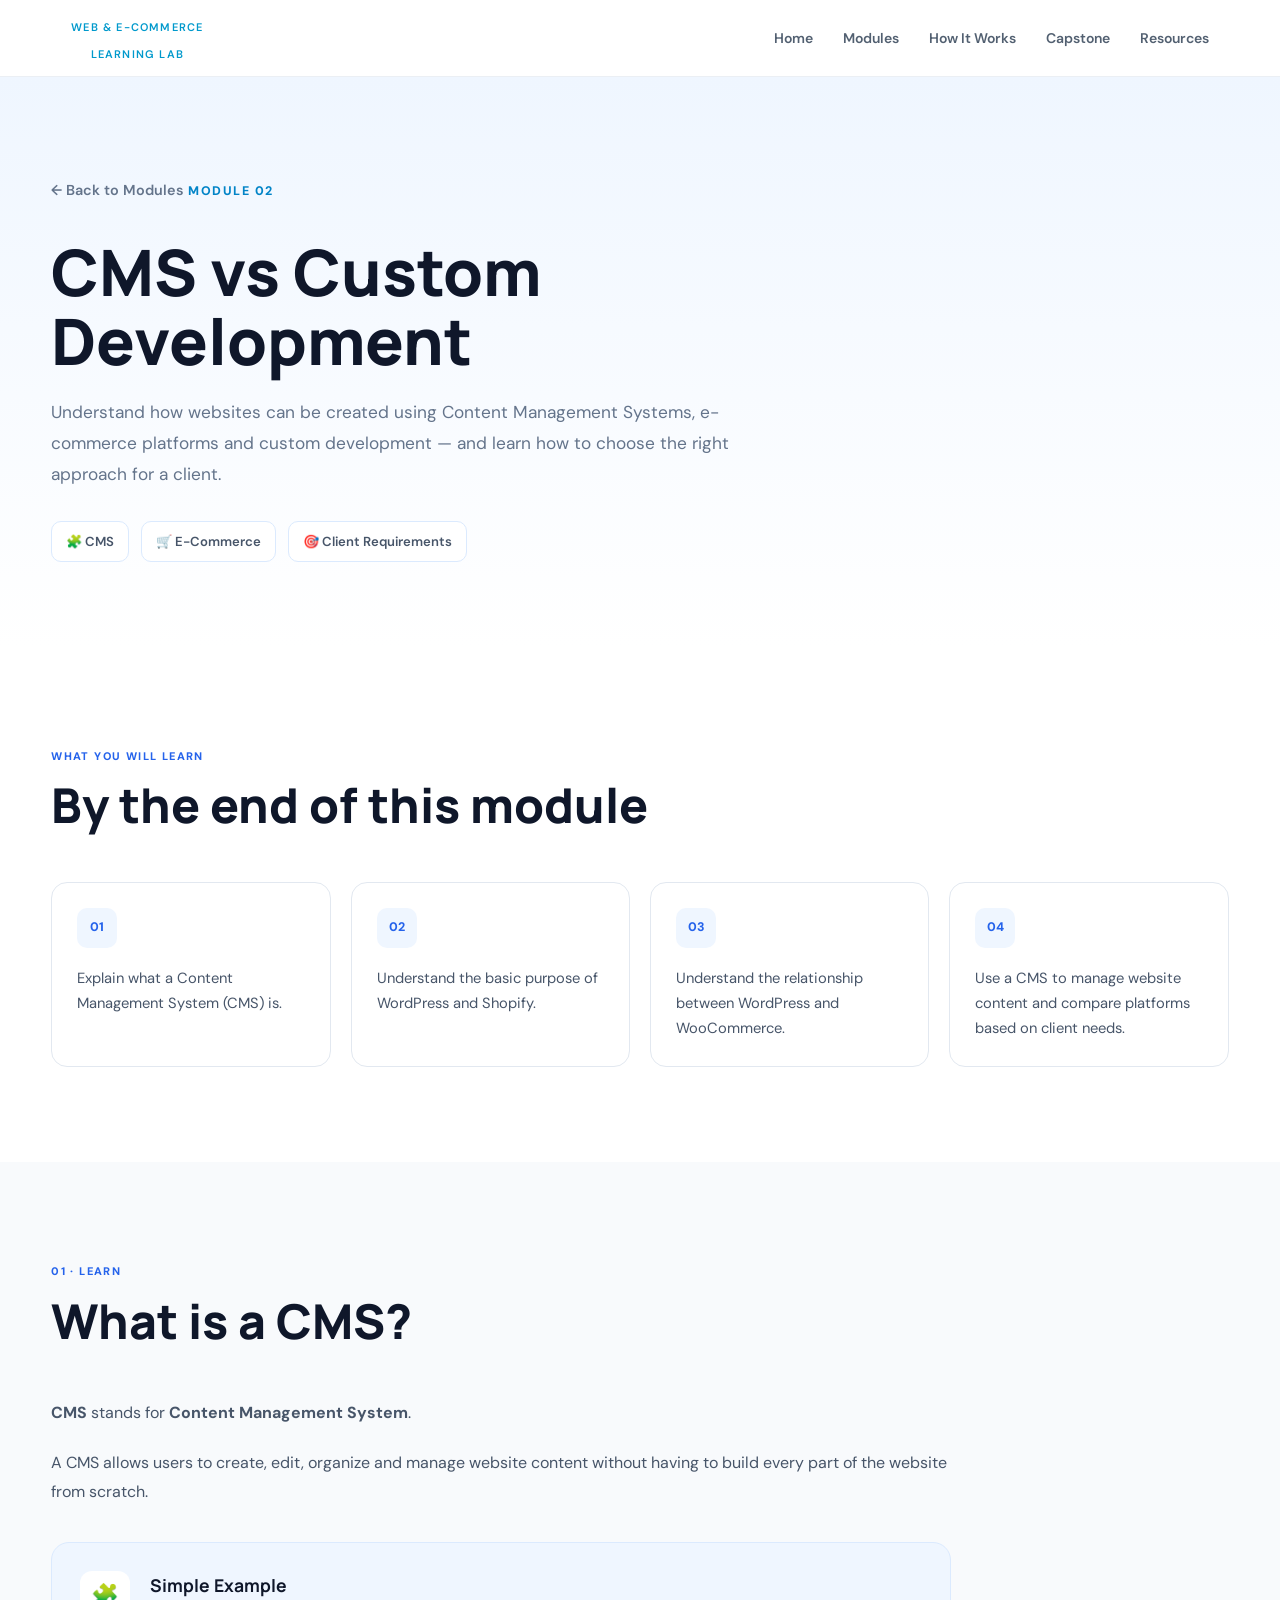
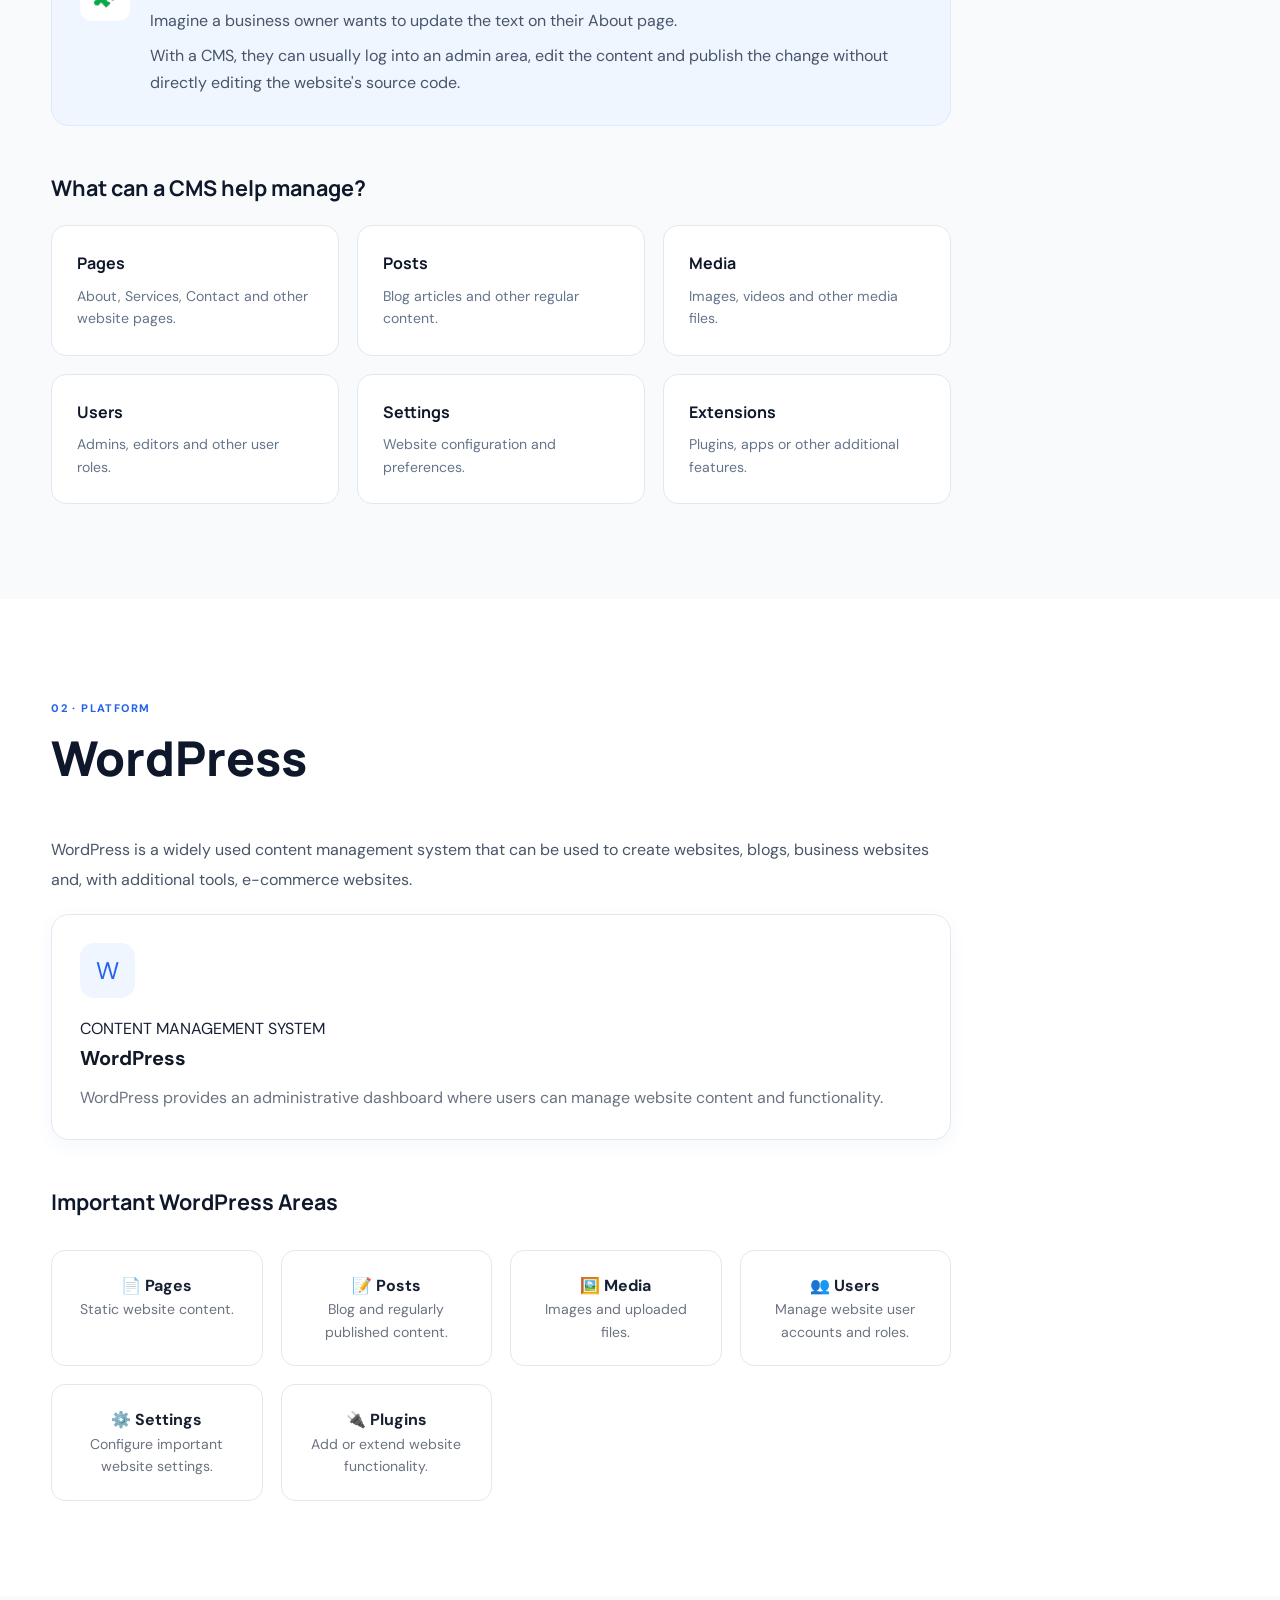
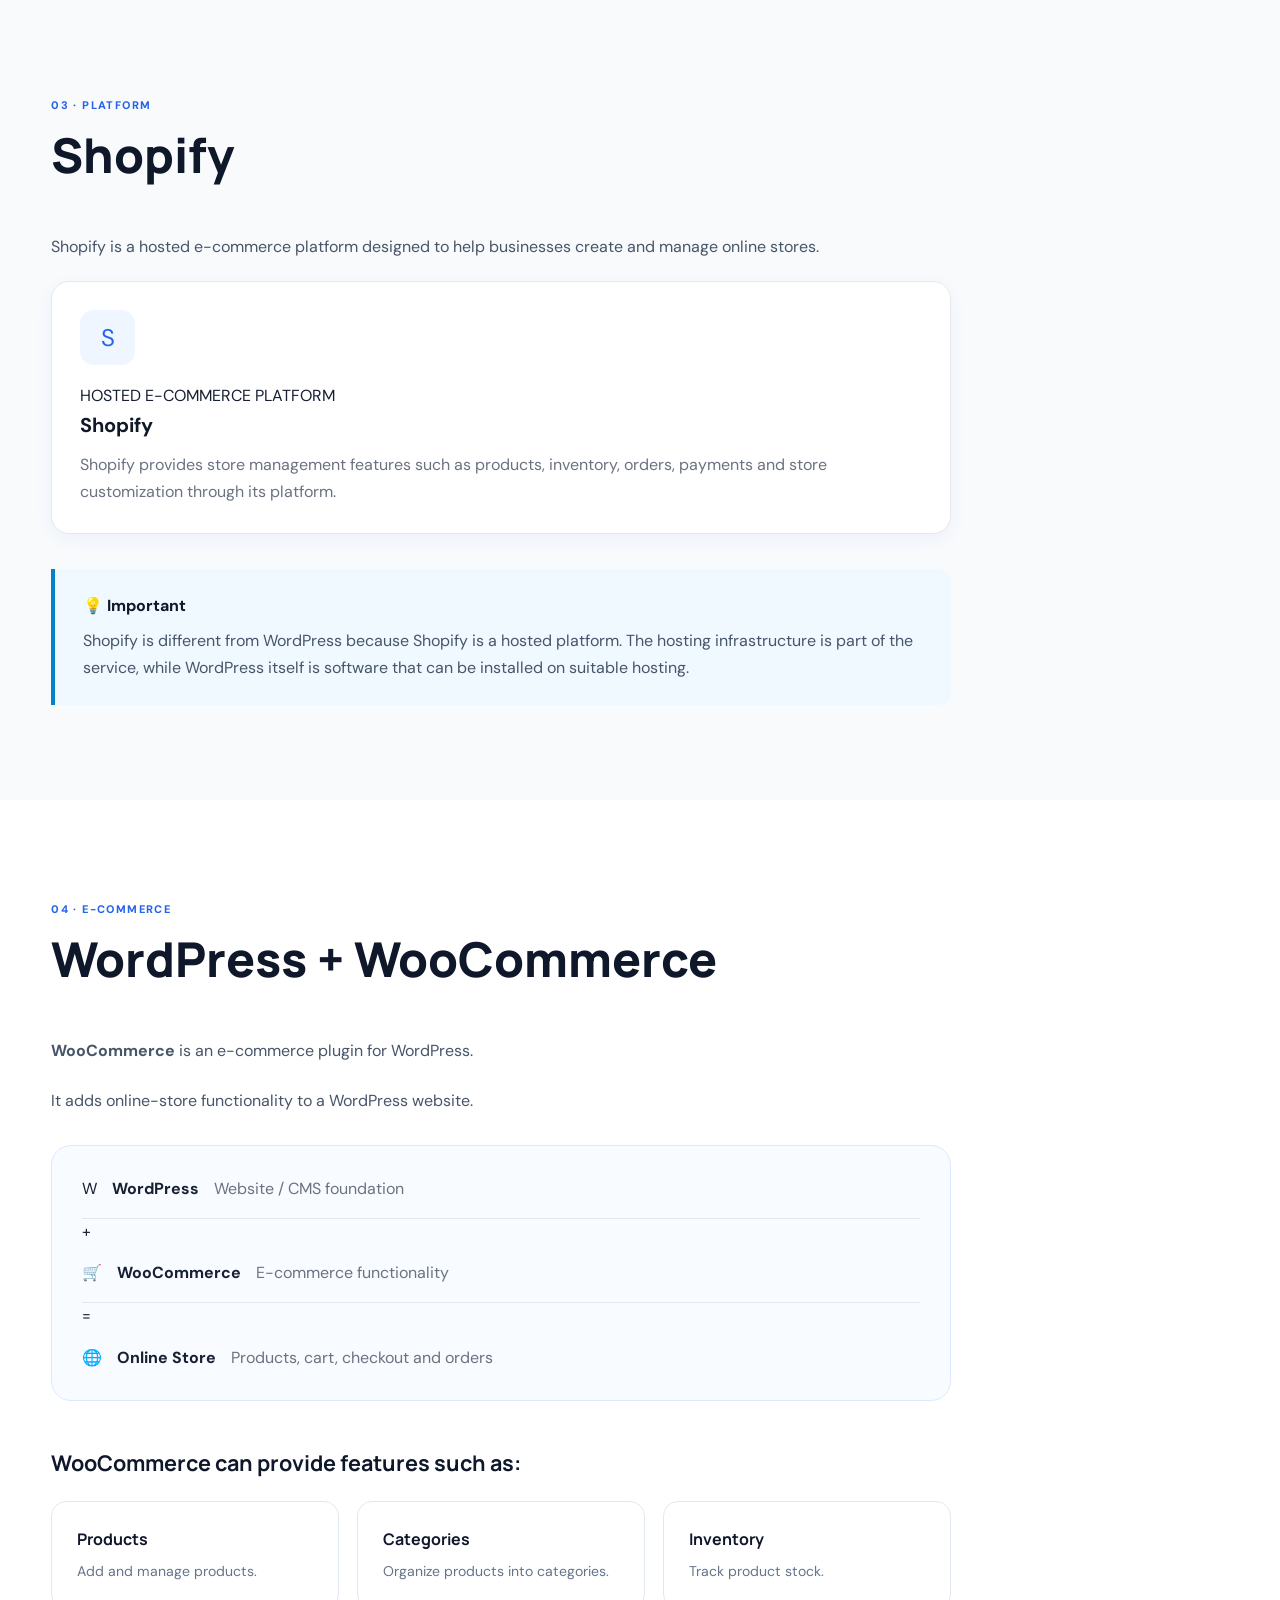
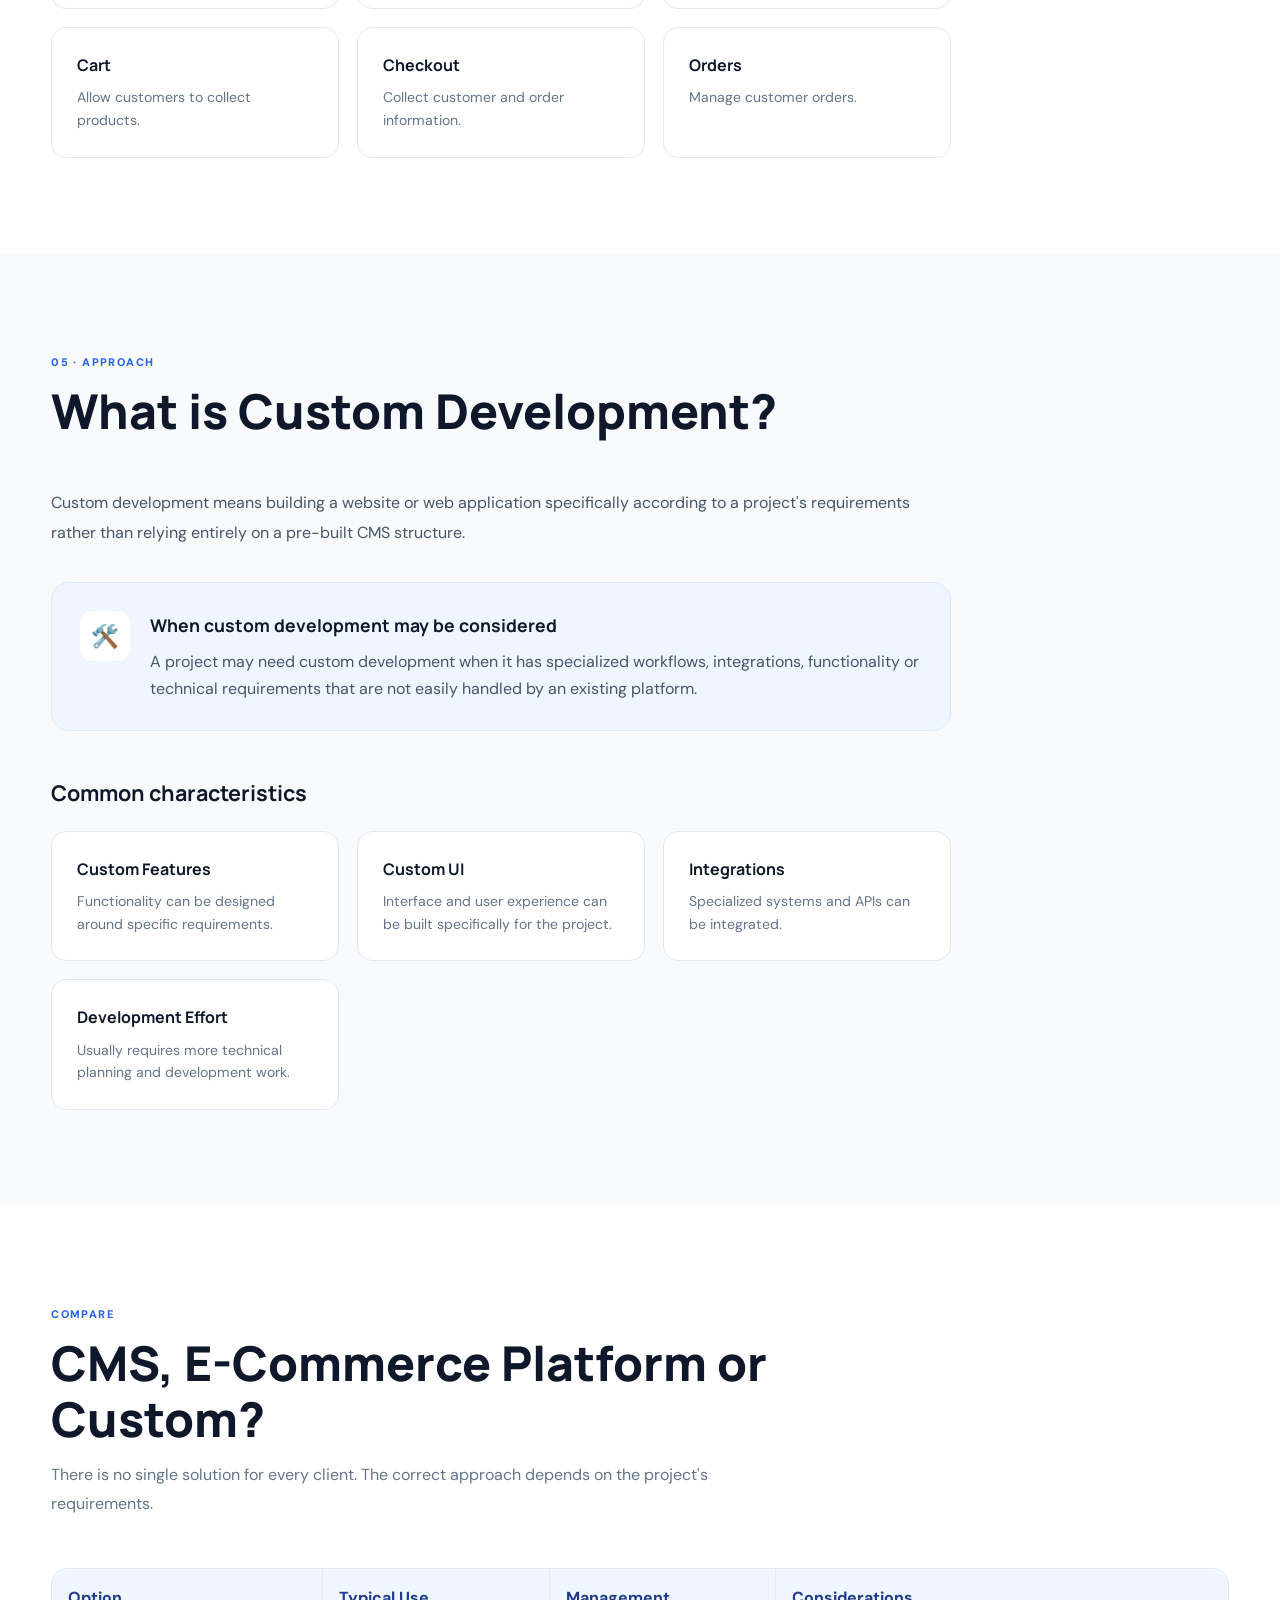
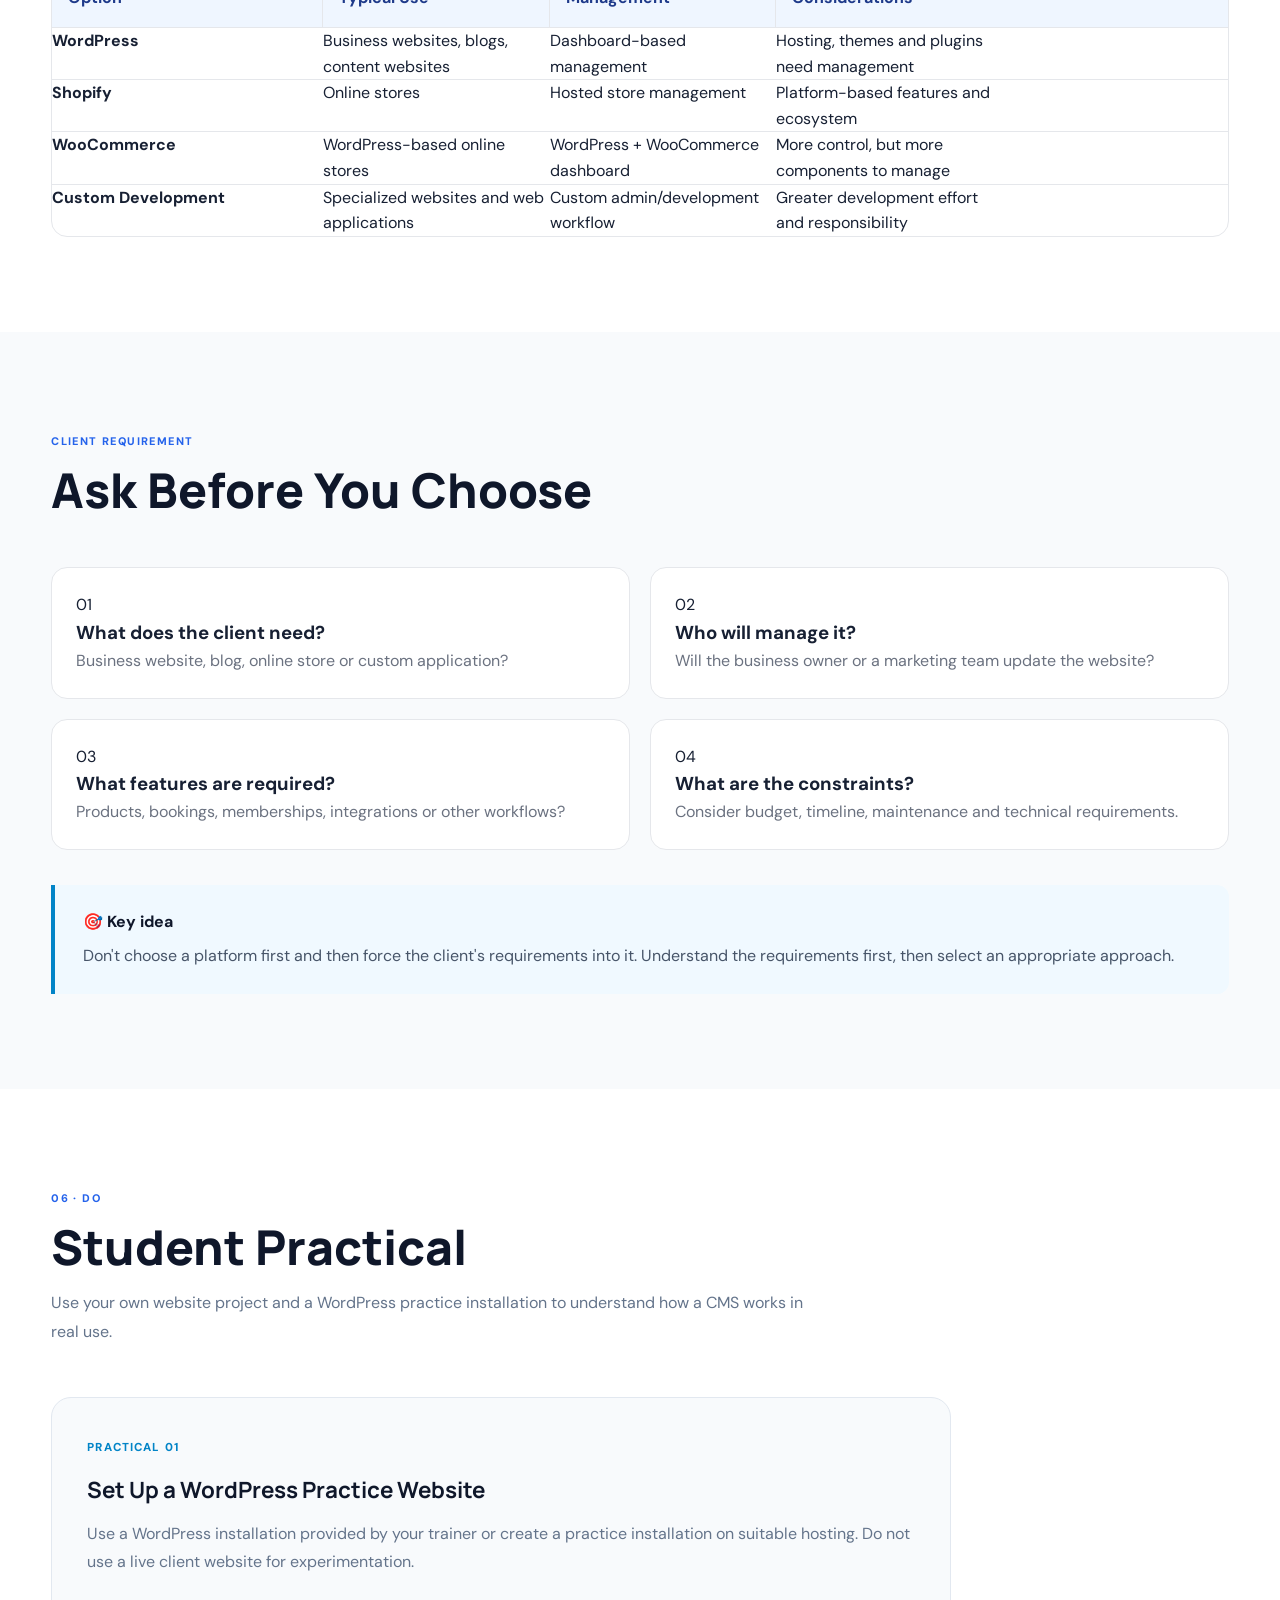
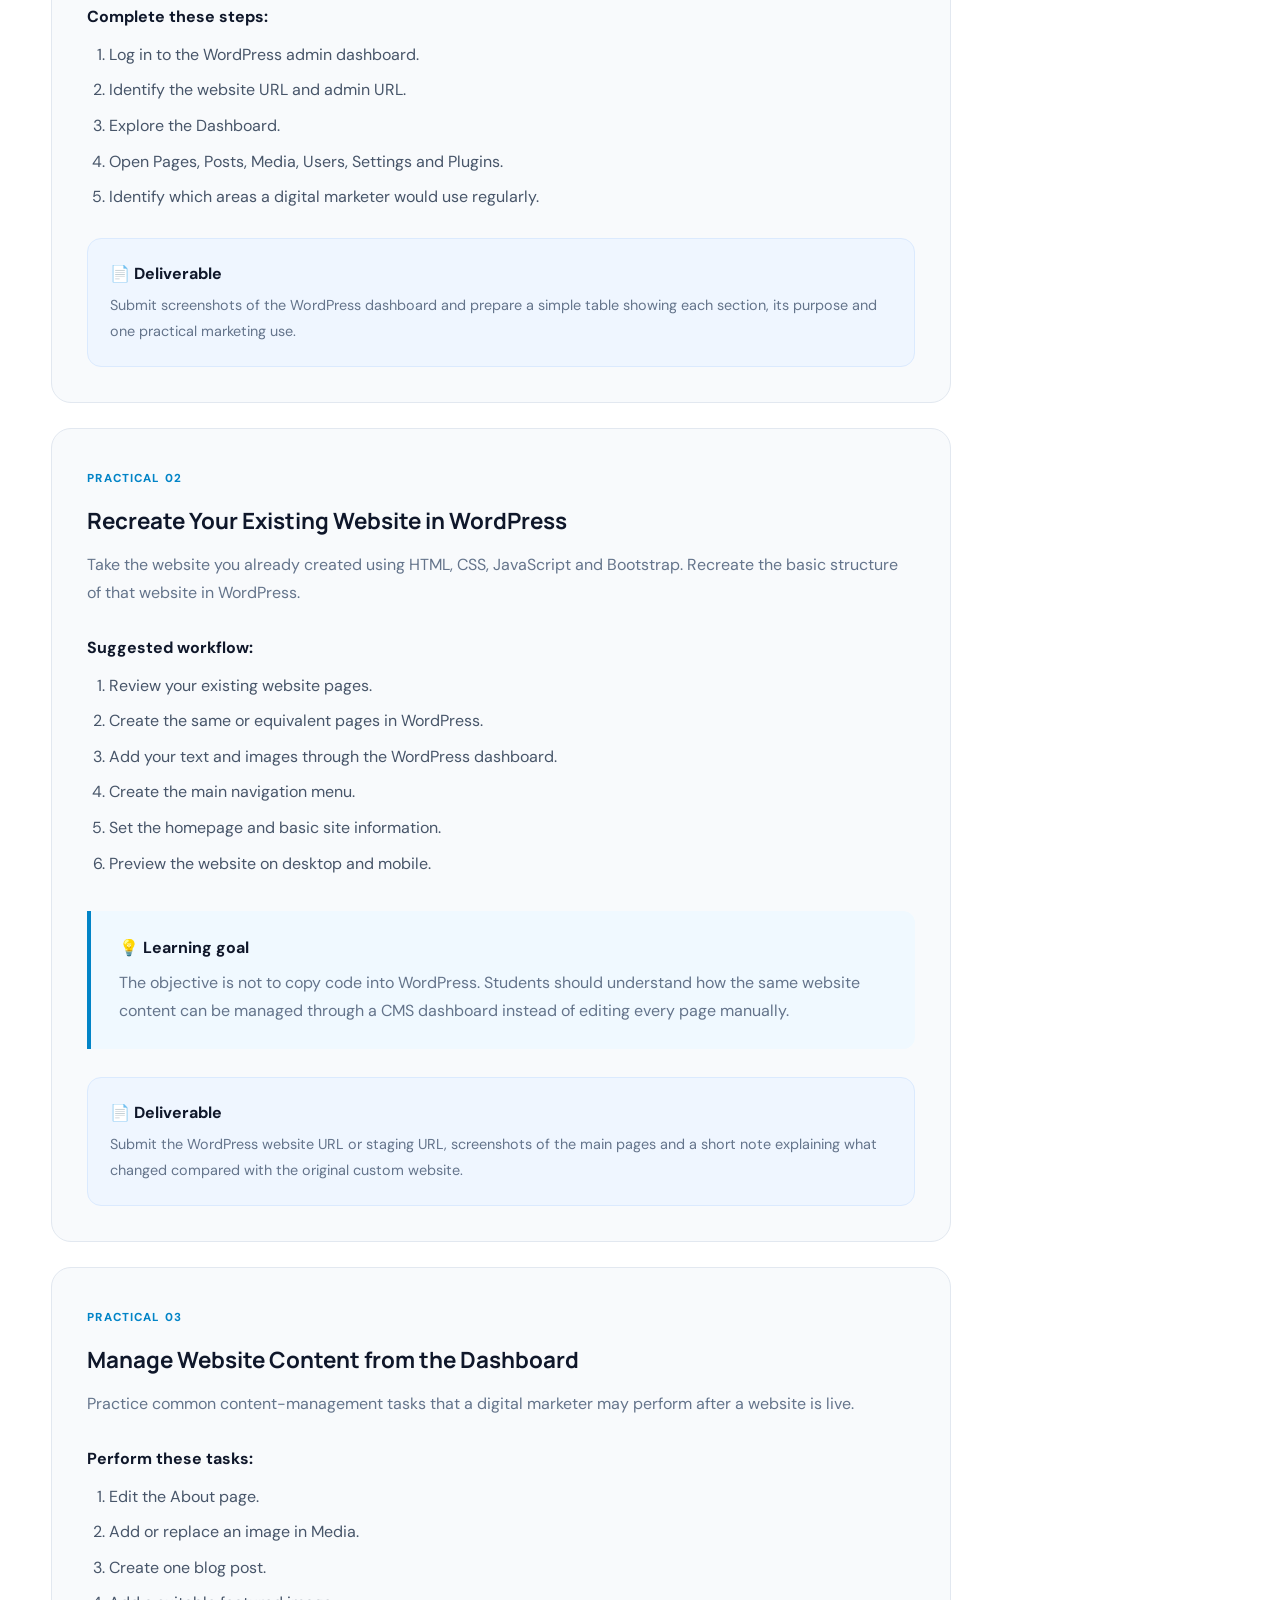
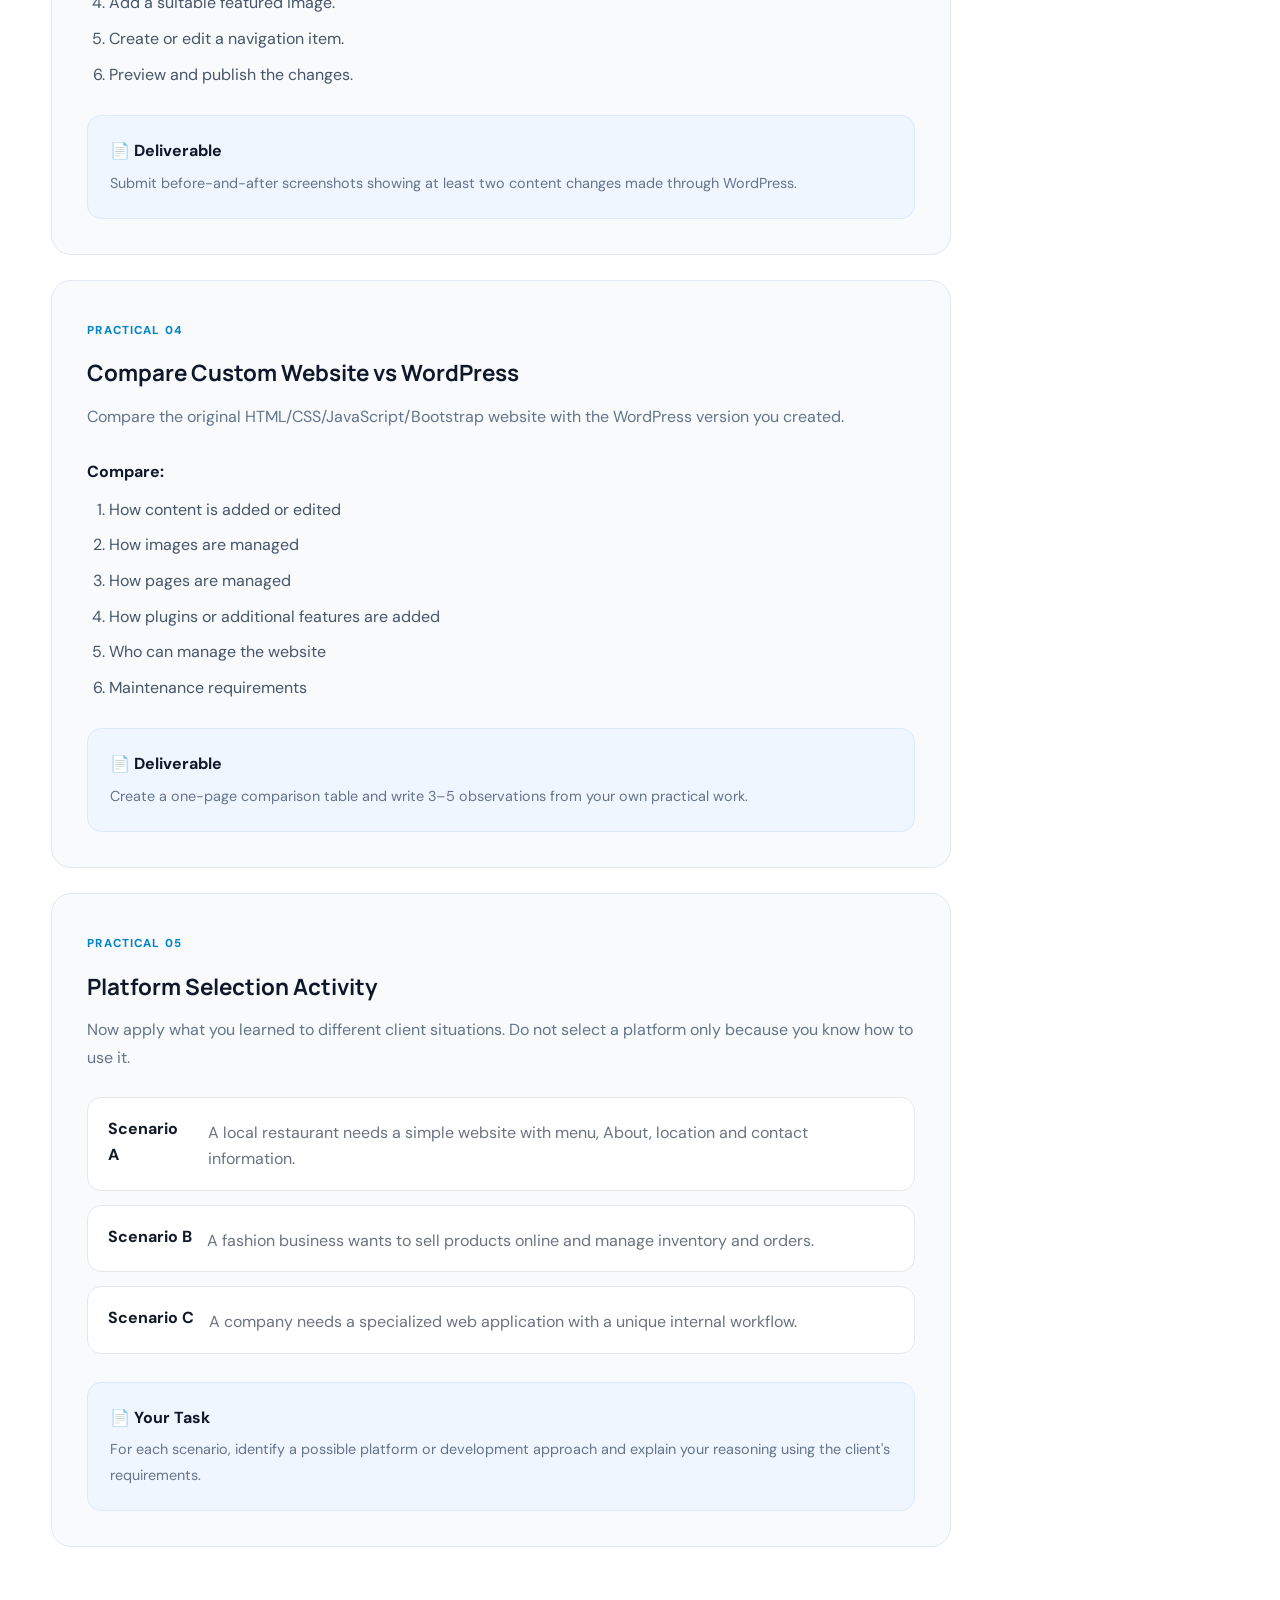
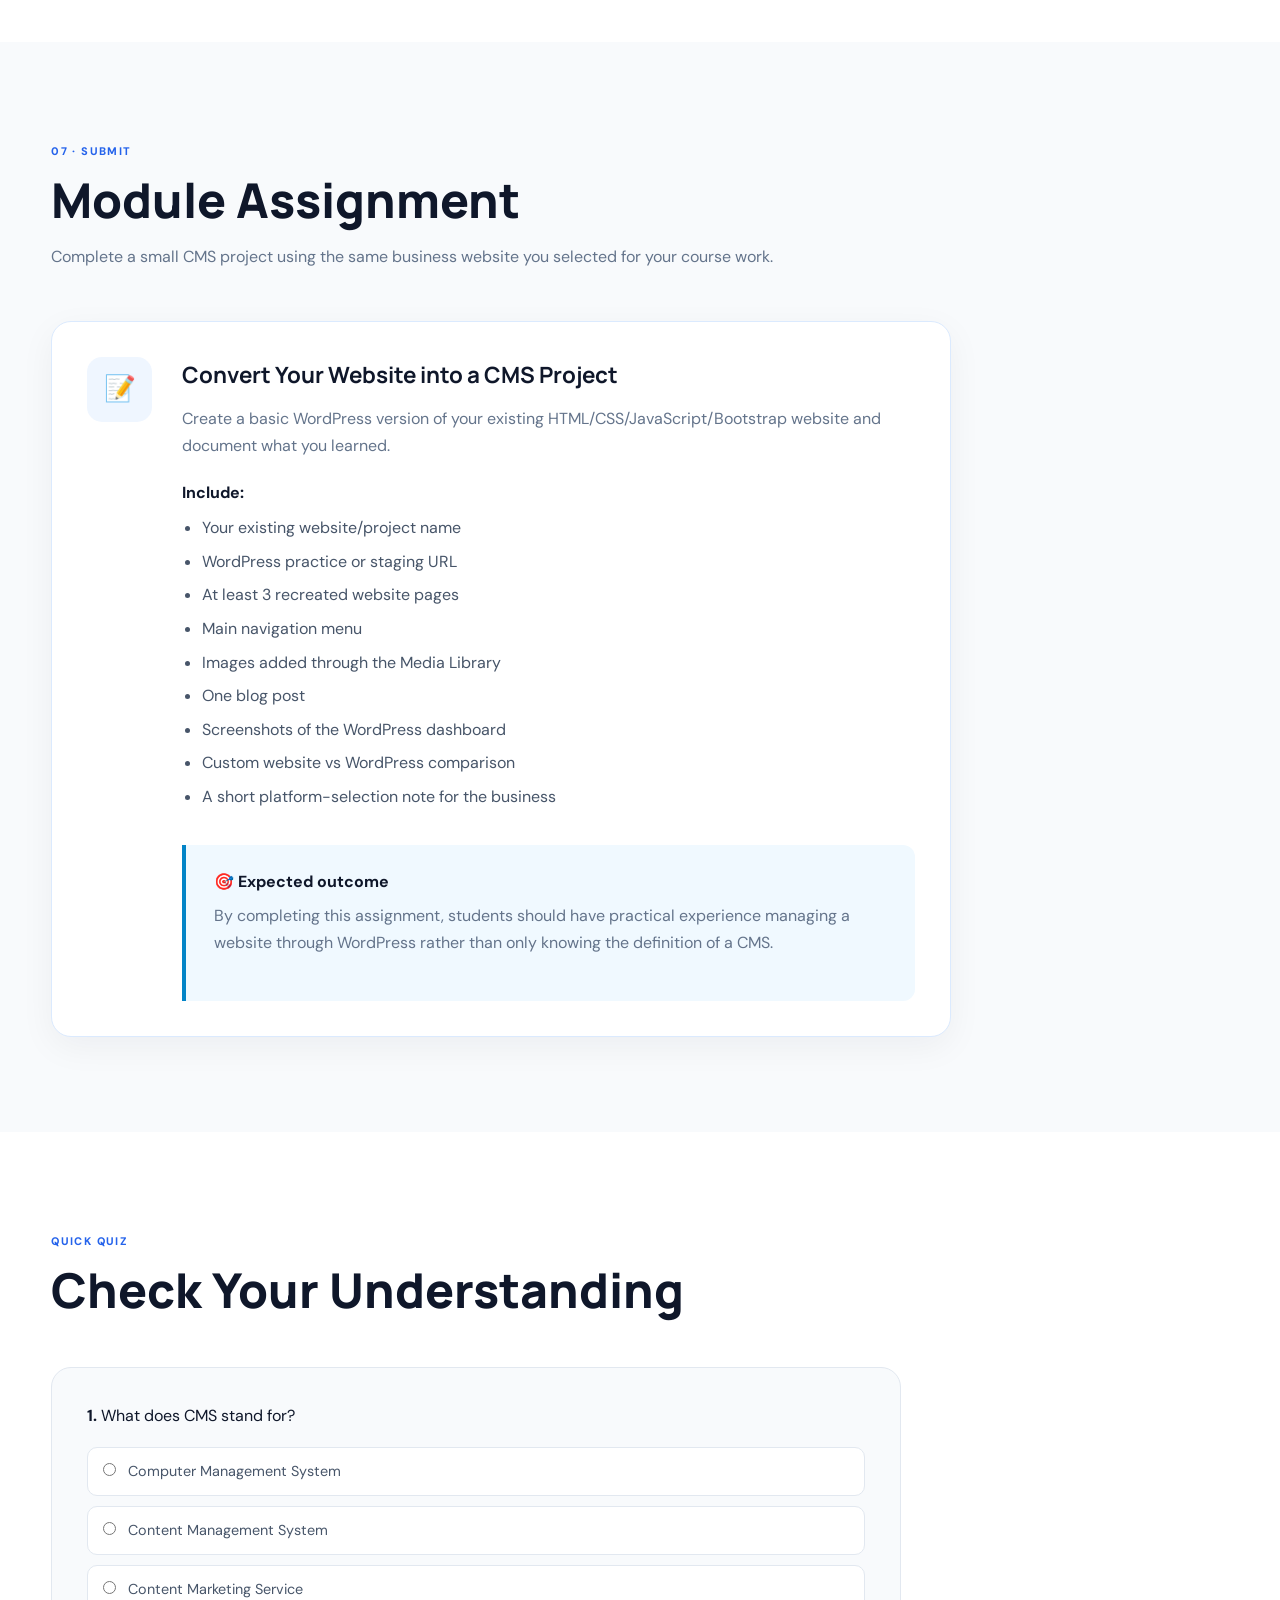
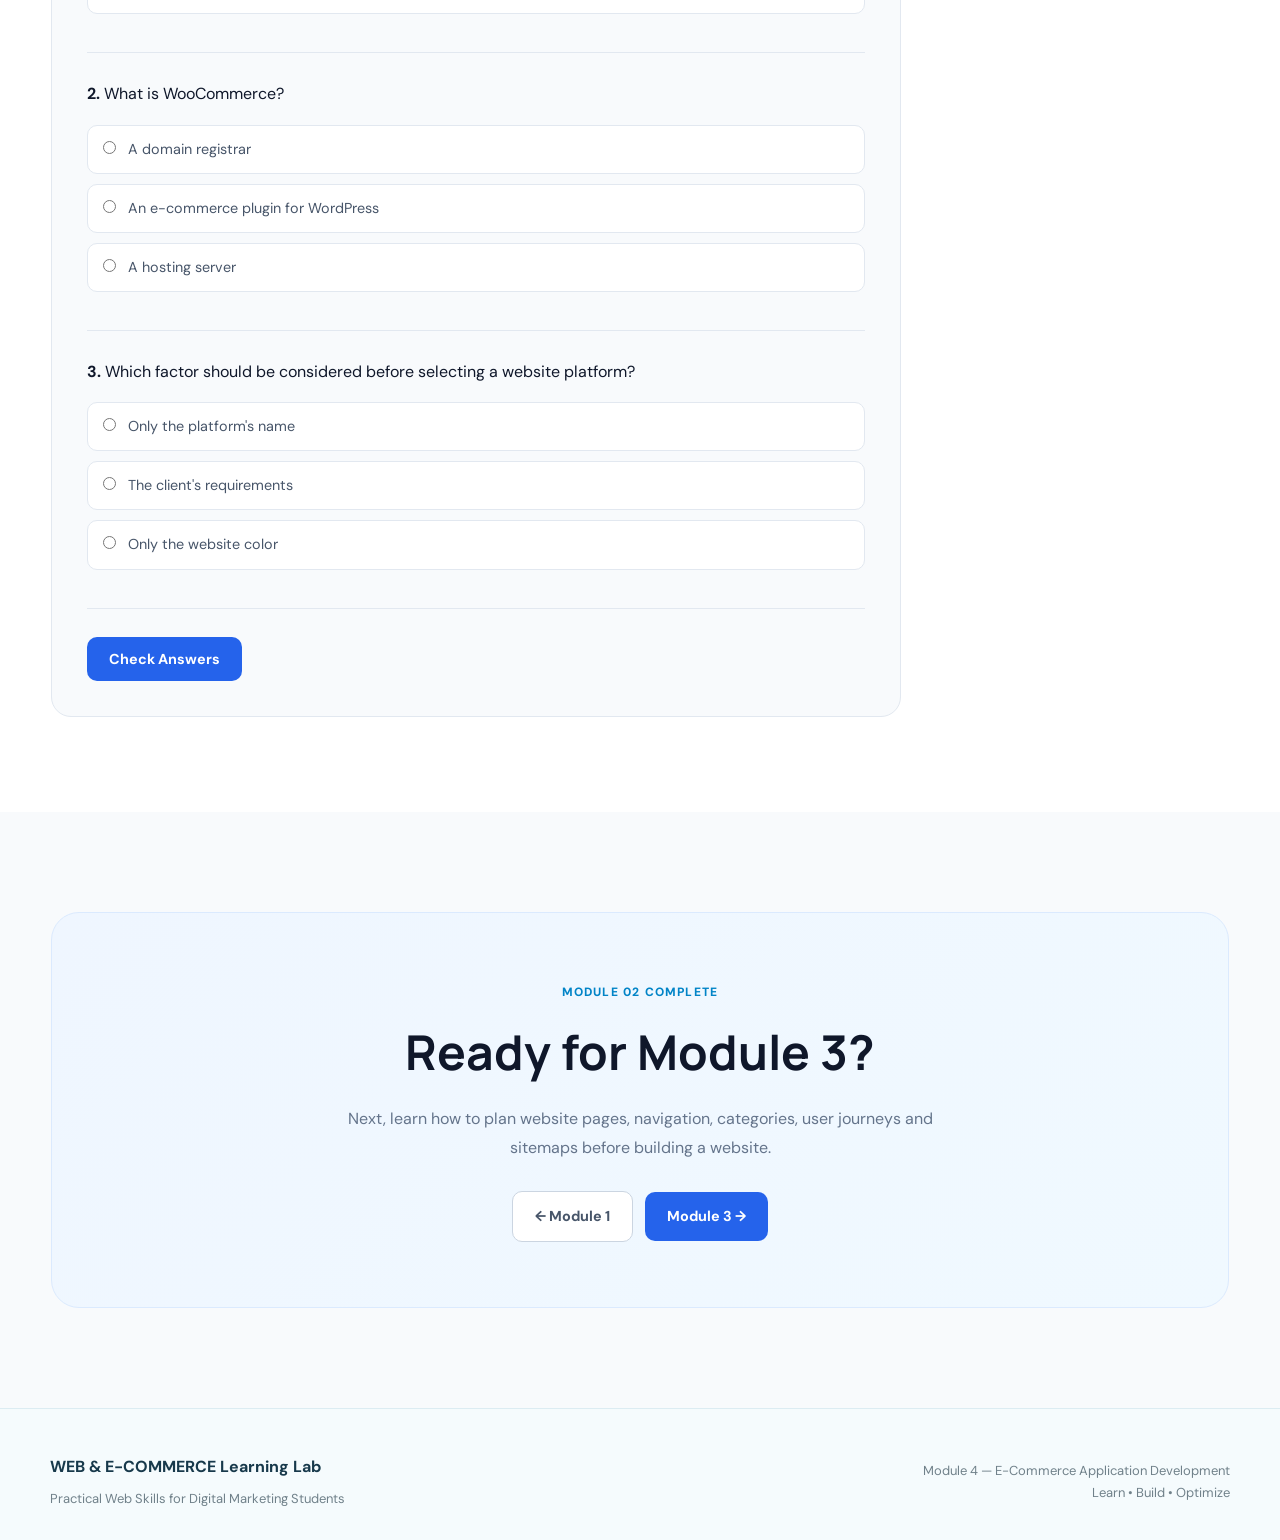
<file: module-2.html>
<!DOCTYPE html>
<html lang="en">

<head>

    <meta charset="UTF-8">
    <meta name="viewport" content="width=device-width, initial-scale=1.0">

    <title>Module 2 | CMS vs Custom Development</title>

    <meta name="description"
        content="Learn CMS, WordPress, Shopify, WooCommerce and custom website development, and understand how to choose the right platform for a client.">

    <link rel="preconnect" href="https://fonts.googleapis.com">
    <link rel="preconnect" href="https://fonts.gstatic.com" crossorigin>

    <link
        href="https://fonts.googleapis.com/css2?family=DM+Sans:wght@400;500;600;700&family=Manrope:wght@500;600;700;800&display=swap"
        rel="stylesheet">

    <link rel="stylesheet" href="mystyle.css">

    <style>
        /* ==========================================
        NAVBAR STYLE
========================================== */

.navbar {
    position: sticky;
    top: 0;
    z-index: 1000;
    width: 100%;
    background: rgba(255, 255, 255, 0.96);
    border-bottom: 1px solid #e4f0f4;
    backdrop-filter: blur(12px);
}

.nav-container {
    max-width: 1180px;
    margin: 0 auto;
    padding: 0 20px;
    min-height: 74px;

    display: flex;
    align-items: center;
    justify-content: space-between;
}


/* LOGO */

.logo {
    text-decoration: none;
    color: #123044;

    font-size: 17px;
    font-weight: 700;
    letter-spacing: 0.4px;

    display: flex;
    flex-direction: column;
    line-height: 1.1;
}

.logo span {
    margin-top: 5px;

    color: #0099cc;

    font-size: 11px;
    font-weight: 600;
    letter-spacing: 1.2px;
    text-transform: uppercase;
}


/* NAVIGATION */

.nav-menu {
    list-style: none;

    display: flex;
    align-items: center;

    gap: 6px;

    margin: 0;
    padding: 0;
}

.nav-menu li {
    margin: 0;
}

.nav-menu a {
    position: relative;

    display: inline-flex;
    align-items: center;

    padding: 10px 13px;

    color: #526773;

    text-decoration: none;

    font-size: 14px;
    font-weight: 600;

    border-radius: 7px;

    transition:
        color 0.2s ease,
        background 0.2s ease;
}

.nav-menu a:hover {
    color: #0099cc;
    background: #f0f9fc;
}

.nav-menu a.active {
    color: #0099cc;
    background: #eaf8fd;
}


/* MOBILE MENU BUTTON */

.menu-toggle {
    display: none;

    width: 42px;
    height: 42px;

    border: 1px solid #d9eaf0;
    border-radius: 8px;

    background: #ffffff;

    color: #17394b;

    font-size: 22px;

    cursor: pointer;
}

.menu-toggle:hover {
    background: #f0f9fc;
    color: #0099cc;
}


/* ==========================================
        FOOTER STYLE
========================================== */

footer {
    background: #f5fbfd;
    border-top: 1px solid #dcecf2;
    padding: 45px 20px 30px;
}

.footer-container {
    max-width: 1180px;
    margin: 0 auto;

    display: flex;
    align-items: center;
    justify-content: space-between;

    gap: 30px;
}

.footer-container strong {
    display: block;

    color: #17394b;

    font-size: 16px;
    font-weight: 700;

    margin-bottom: 8px;
}

.footer-container p {
    margin: 0;

    color: #70818a;

    font-size: 13px;
    line-height: 1.7;
}


/* FOOTER RIGHT TEXT */

.footer-container > div:last-child {
    text-align: right;
}


/* ==========================================
        NAVBAR + FOOTER RESPONSIVE
========================================== */

@media (max-width: 900px) {

    .nav-menu {
        position: absolute;

        top: 74px;
        left: 0;
        right: 0;

        display: none;

        flex-direction: column;
        align-items: stretch;

        padding: 15px 20px 20px;

        background: #ffffff;

        border-bottom: 1px solid #e4f0f4;

        box-shadow: 0 8px 20px rgba(25, 70, 90, 0.06);
    }

    .nav-menu.active {
        display: flex;
    }

    .nav-menu a {
        width: 100%;

        padding: 13px 15px;
    }

    .menu-toggle {
        display: flex;

        align-items: center;
        justify-content: center;
    }

    .footer-container {
        flex-direction: column;
        align-items: flex-start;
    }

    .footer-container > div:last-child {
        text-align: left;
    }

}


@media (max-width: 500px) {

    .nav-container {
        min-height: 68px;
        padding: 0 15px;
    }

    .nav-menu {
        top: 68px;
    }

    .logo {
        font-size: 15px;
    }

    .logo span {
        font-size: 10px;
    }

    footer {
        padding: 35px 18px 25px;
    }

}
    </style>

</head>


<body>


    <!-- =========================
         HEADER
    ========================== -->

    <header class="site-header">

        <div class="container nav-container">

            <a href="index.html" class="logo">

                <span class="logo-main">
                    WEB & E-COMMERCE
                </span>

                <span class="logo-sub">
                    Learning Lab
                </span>

            </a>


            <button class="menu-toggle"
                id="menuToggle"
                aria-label="Open Menu">

                ☰

            </button>


            <nav class="main-nav" id="mainNav">

                <a href="index.html">
                    Home
                </a>

                <a href="modules.html" class="active">
                    Modules
                </a>

                <a href="index.html#how-it-works">
                    How It Works
                </a>

                <a href="index.html#capstone">
                    Capstone
                </a>

                <a href="index.html#resources">
                    Resources
                </a>

            </nav>

        </div>

    </header>



    <!-- =========================
         MODULE HERO
    ========================== -->

    <main>

        <section class="module-hero">

            <div class="container">

                <a href="modules.html" class="back-link">
                    ← Back to Modules
                </a>


                <span class="module-hero-number">
                    MODULE 02
                </span>


                <h1>
                    CMS vs Custom Development
                </h1>


                <p>
                    Understand how websites can be created using
                    Content Management Systems, e-commerce platforms
                    and custom development — and learn how to choose
                    the right approach for a client.
                </p>


                <div class="module-meta">

                    <span>
                        🧩 CMS
                    </span>

                    <span>
                        🛒 E-Commerce
                    </span>

                    <span>
                        🎯 Client Requirements
                    </span>

                </div>

            </div>

        </section>



        <!-- =========================
             LEARNING OBJECTIVES
        ========================== -->

        <section class="lesson-section">

            <div class="container">

                <div class="lesson-heading">

                    <span class="section-label">
                        WHAT YOU WILL LEARN
                    </span>

                    <h2>
                        By the end of this module
                    </h2>

                </div>


                <div class="objective-grid">

                    <div class="objective-card">

                        <span>01</span>

                        <p>
                            Explain what a Content Management
                            System (CMS) is.
                        </p>

                    </div>


                    <div class="objective-card">

                        <span>02</span>

                        <p>
                            Understand the basic purpose of
                            WordPress and Shopify.
                        </p>

                    </div>


                    <div class="objective-card">

                        <span>03</span>

                        <p>
                            Understand the relationship between
                            WordPress and WooCommerce.
                        </p>

                    </div>


                    <div class="objective-card">

                        <span>04</span>

                        <p>
                            Use a CMS to manage website content and
                            compare platforms based on client needs.
                        </p>

                    </div>

                </div>

            </div>

        </section>



        <!-- =========================
             PART 1
             CMS
        ========================== -->

        <section class="lesson-section lesson-light">

            <div class="container">

                <div class="lesson-heading">

                    <span class="section-label">
                        01 · LEARN
                    </span>

                    <h2>
                        What is a CMS?
                    </h2>

                </div>


                <div class="lesson-content">

                    <p>
                        <strong>CMS</strong> stands for
                        <strong>Content Management System</strong>.
                    </p>

                    <p>
                        A CMS allows users to create, edit,
                        organize and manage website content
                        without having to build every part
                        of the website from scratch.
                    </p>


                    <div class="concept-box">

                        <div class="concept-icon">
                            🧩
                        </div>

                        <div>

                            <h3>
                                Simple Example
                            </h3>

                            <p>
                                Imagine a business owner wants
                                to update the text on their About page.
                            </p>

                            <p>
                                With a CMS, they can usually log into
                                an admin area, edit the content and
                                publish the change without directly
                                editing the website's source code.
                            </p>

                        </div>

                    </div>


                    <h3>
                        What can a CMS help manage?
                    </h3>


                    <div class="feature-grid">

                        <div class="feature-card">

                            <strong>
                                Pages
                            </strong>

                            <p>
                                About, Services, Contact and other
                                website pages.
                            </p>

                        </div>


                        <div class="feature-card">

                            <strong>
                                Posts
                            </strong>

                            <p>
                                Blog articles and other regular content.
                            </p>

                        </div>


                        <div class="feature-card">

                            <strong>
                                Media
                            </strong>

                            <p>
                                Images, videos and other media files.
                            </p>

                        </div>


                        <div class="feature-card">

                            <strong>
                                Users
                            </strong>

                            <p>
                                Admins, editors and other user roles.
                            </p>

                        </div>


                        <div class="feature-card">

                            <strong>
                                Settings
                            </strong>

                            <p>
                                Website configuration and preferences.
                            </p>

                        </div>


                        <div class="feature-card">

                            <strong>
                                Extensions
                            </strong>

                            <p>
                                Plugins, apps or other additional features.
                            </p>

                        </div>

                    </div>

                </div>

            </div>

        </section>



        <!-- =========================
             PART 2
             WORDPRESS
        ========================== -->

        <section class="lesson-section">

            <div class="container">

                <div class="lesson-heading">

                    <span class="section-label">
                        02 · PLATFORM
                    </span>

                    <h2>
                        WordPress
                    </h2>

                </div>


                <div class="lesson-content">

                    <p>
                        WordPress is a widely used content management
                        system that can be used to create websites,
                        blogs, business websites and, with additional
                        tools, e-commerce websites.
                    </p>


                    <div class="platform-card">

                        <div class="platform-icon">
                            W
                        </div>

                        <div>

                            <span class="platform-type">
                                CONTENT MANAGEMENT SYSTEM
                            </span>

                            <h3>
                                WordPress
                            </h3>

                            <p>
                                WordPress provides an administrative
                                dashboard where users can manage
                                website content and functionality.
                            </p>

                        </div>

                    </div>


                    <h3>
                        Important WordPress Areas
                    </h3>


                    <div class="dashboard-grid">

                        <div class="dashboard-item">

                            <span>📄</span>

                            <strong>
                                Pages
                            </strong>

                            <p>
                                Static website content.
                            </p>

                        </div>


                        <div class="dashboard-item">

                            <span>📝</span>

                            <strong>
                                Posts
                            </strong>

                            <p>
                                Blog and regularly published content.
                            </p>

                        </div>


                        <div class="dashboard-item">

                            <span>🖼️</span>

                            <strong>
                                Media
                            </strong>

                            <p>
                                Images and uploaded files.
                            </p>

                        </div>


                        <div class="dashboard-item">

                            <span>👥</span>

                            <strong>
                                Users
                            </strong>

                            <p>
                                Manage website user accounts and roles.
                            </p>

                        </div>


                        <div class="dashboard-item">

                            <span>⚙️</span>

                            <strong>
                                Settings
                            </strong>

                            <p>
                                Configure important website settings.
                            </p>

                        </div>


                        <div class="dashboard-item">

                            <span>🔌</span>

                            <strong>
                                Plugins
                            </strong>

                            <p>
                                Add or extend website functionality.
                            </p>

                        </div>

                    </div>

                </div>

            </div>

        </section>



        <!-- =========================
             PART 3
             SHOPIFY
        ========================== -->

        <section class="lesson-section lesson-light">

            <div class="container">

                <div class="lesson-heading">

                    <span class="section-label">
                        03 · PLATFORM
                    </span>

                    <h2>
                        Shopify
                    </h2>

                </div>


                <div class="lesson-content">

                    <p>
                        Shopify is a hosted e-commerce platform
                        designed to help businesses create and
                        manage online stores.
                    </p>


                    <div class="platform-card">

                        <div class="platform-icon shopify-icon">
                            S
                        </div>

                        <div>

                            <span class="platform-type">
                                HOSTED E-COMMERCE PLATFORM
                            </span>

                            <h3>
                                Shopify
                            </h3>

                            <p>
                                Shopify provides store management
                                features such as products, inventory,
                                orders, payments and store customization
                                through its platform.
                            </p>

                        </div>

                    </div>


                    <div class="info-box">

                        <strong>
                            💡 Important
                        </strong>

                        <p>
                            Shopify is different from WordPress because
                            Shopify is a hosted platform. The hosting
                            infrastructure is part of the service,
                            while WordPress itself is software that
                            can be installed on suitable hosting.
                        </p>

                    </div>

                </div>

            </div>

        </section>



        <!-- =========================
             PART 4
             WOOCOMMERCE
        ========================== -->

        <section class="lesson-section">

            <div class="container">

                <div class="lesson-heading">

                    <span class="section-label">
                        04 · E-COMMERCE
                    </span>

                    <h2>
                        WordPress + WooCommerce
                    </h2>

                </div>


                <div class="lesson-content">

                    <p>
                        <strong>WooCommerce</strong> is an e-commerce
                        plugin for WordPress.
                    </p>

                    <p>
                        It adds online-store functionality to a
                        WordPress website.
                    </p>


                    <div class="relationship-box">

                        <div class="relationship-item">

                            <span class="relationship-icon">
                                W
                            </span>

                            <strong>
                                WordPress
                            </strong>

                            <p>
                                Website / CMS foundation
                            </p>

                        </div>


                        <div class="relationship-plus">
                            +
                        </div>


                        <div class="relationship-item">

                            <span class="relationship-icon woo">
                                🛒
                            </span>

                            <strong>
                                WooCommerce
                            </strong>

                            <p>
                                E-commerce functionality
                            </p>

                        </div>


                        <div class="relationship-equals">
                            =
                        </div>


                        <div class="relationship-item result">

                            <span class="relationship-icon">
                                🌐
                            </span>

                            <strong>
                                Online Store
                            </strong>

                            <p>
                                Products, cart, checkout and orders
                            </p>

                        </div>

                    </div>


                    <h3>
                        WooCommerce can provide features such as:
                    </h3>


                    <div class="feature-grid">

                        <div class="feature-card">

                            <strong>
                                Products
                            </strong>

                            <p>
                                Add and manage products.
                            </p>

                        </div>


                        <div class="feature-card">

                            <strong>
                                Categories
                            </strong>

                            <p>
                                Organize products into categories.
                            </p>

                        </div>


                        <div class="feature-card">

                            <strong>
                                Inventory
                            </strong>

                            <p>
                                Track product stock.
                            </p>

                        </div>


                        <div class="feature-card">

                            <strong>
                                Cart
                            </strong>

                            <p>
                                Allow customers to collect products.
                            </p>

                        </div>


                        <div class="feature-card">

                            <strong>
                                Checkout
                            </strong>

                            <p>
                                Collect customer and order information.
                            </p>

                        </div>


                        <div class="feature-card">

                            <strong>
                                Orders
                            </strong>

                            <p>
                                Manage customer orders.
                            </p>

                        </div>

                    </div>

                </div>

            </div>

        </section>



        <!-- =========================
             PART 5
             CUSTOM DEVELOPMENT
        ========================== -->

        <section class="lesson-section lesson-light">

            <div class="container">

                <div class="lesson-heading">

                    <span class="section-label">
                        05 · APPROACH
                    </span>

                    <h2>
                        What is Custom Development?
                    </h2>

                </div>


                <div class="lesson-content">

                    <p>
                        Custom development means building a website
                        or web application specifically according
                        to a project's requirements rather than
                        relying entirely on a pre-built CMS structure.
                    </p>


                    <div class="concept-box">

                        <div class="concept-icon">
                            🛠️
                        </div>

                        <div>

                            <h3>
                                When custom development may be considered
                            </h3>

                            <p>
                                A project may need custom development
                                when it has specialized workflows,
                                integrations, functionality or
                                technical requirements that are not
                                easily handled by an existing platform.
                            </p>

                        </div>

                    </div>


                    <h3>
                        Common characteristics
                    </h3>


                    <div class="feature-grid">

                        <div class="feature-card">

                            <strong>
                                Custom Features
                            </strong>

                            <p>
                                Functionality can be designed around
                                specific requirements.
                            </p>

                        </div>


                        <div class="feature-card">

                            <strong>
                                Custom UI
                            </strong>

                            <p>
                                Interface and user experience can be
                                built specifically for the project.
                            </p>

                        </div>


                        <div class="feature-card">

                            <strong>
                                Integrations
                            </strong>

                            <p>
                                Specialized systems and APIs can be integrated.
                            </p>

                        </div>


                        <div class="feature-card">

                            <strong>
                                Development Effort
                            </strong>

                            <p>
                                Usually requires more technical planning
                                and development work.
                            </p>

                        </div>

                    </div>

                </div>

            </div>

        </section>



        <!-- =========================
             PART 6
             COMPARISON
        ========================== -->

        <section class="lesson-section">

            <div class="container">

                <div class="lesson-heading">

                    <span class="section-label">
                        COMPARE
                    </span>

                    <h2>
                        CMS, E-Commerce Platform or Custom?
                    </h2>

                    <p>
                        There is no single solution for every client.
                        The correct approach depends on the project's
                        requirements.
                    </p>

                </div>


                <div class="platform-comparison">

                    <div class="comparison-header">

                        <div>
                            Option
                        </div>

                        <div>
                            Typical Use
                        </div>

                        <div>
                            Management
                        </div>

                        <div>
                            Considerations
                        </div>

                    </div>


                    <div class="comparison-row">

                        <strong>
                            WordPress
                        </strong>

                        <span>
                            Business websites, blogs, content websites
                        </span>

                        <span>
                            Dashboard-based management
                        </span>

                        <span>
                            Hosting, themes and plugins need management
                        </span>

                    </div>


                    <div class="comparison-row">

                        <strong>
                            Shopify
                        </strong>

                        <span>
                            Online stores
                        </span>

                        <span>
                            Hosted store management
                        </span>

                        <span>
                            Platform-based features and ecosystem
                        </span>

                    </div>


                    <div class="comparison-row">

                        <strong>
                            WooCommerce
                        </strong>

                        <span>
                            WordPress-based online stores
                        </span>

                        <span>
                            WordPress + WooCommerce dashboard
                        </span>

                        <span>
                            More control, but more components to manage
                        </span>

                    </div>


                    <div class="comparison-row">

                        <strong>
                            Custom Development
                        </strong>

                        <span>
                            Specialized websites and web applications
                        </span>

                        <span>
                            Custom admin/development workflow
                        </span>

                        <span>
                            Greater development effort and responsibility
                        </span>

                    </div>

                </div>

            </div>

        </section>



        <!-- =========================
             CLIENT REQUIREMENT
        ========================== -->

        <section class="lesson-section lesson-light">

            <div class="container">

                <div class="lesson-heading">

                    <span class="section-label">
                        CLIENT REQUIREMENT
                    </span>

                    <h2>
                        Ask Before You Choose
                    </h2>

                </div>


                <div class="requirement-grid">

                    <div class="requirement-card">

                        <span>01</span>

                        <h3>
                            What does the client need?
                        </h3>

                        <p>
                            Business website, blog, online store
                            or custom application?
                        </p>

                    </div>


                    <div class="requirement-card">

                        <span>02</span>

                        <h3>
                            Who will manage it?
                        </h3>

                        <p>
                            Will the business owner or a marketing
                            team update the website?
                        </p>

                    </div>


                    <div class="requirement-card">

                        <span>03</span>

                        <h3>
                            What features are required?
                        </h3>

                        <p>
                            Products, bookings, memberships,
                            integrations or other workflows?
                        </p>

                    </div>


                    <div class="requirement-card">

                        <span>04</span>

                        <h3>
                            What are the constraints?
                        </h3>

                        <p>
                            Consider budget, timeline, maintenance
                            and technical requirements.
                        </p>

                    </div>

                </div>


                <div class="info-box">

                    <strong>
                        🎯 Key idea
                    </strong>

                    <p>
                        Don't choose a platform first and then
                        force the client's requirements into it.
                        Understand the requirements first, then
                        select an appropriate approach.
                    </p>

                </div>

            </div>

        </section>



        <!-- =========================
             PRACTICAL
        ========================== -->

        <section class="lesson-section">

            <div class="container">

                <div class="lesson-heading">

                    <span class="section-label">
                        06 · DO
                    </span>

                    <h2>
                        Student Practical
                    </h2>

                    <p>
                        Use your own website project and a WordPress practice
                        installation to understand how a CMS works in real use.
                    </p>

                </div>


                <!-- PRACTICAL 01 -->

                <div class="practical-card">

                    <div class="practical-number">
                        PRACTICAL 01
                    </div>

                    <h3>
                        Set Up a WordPress Practice Website
                    </h3>

                    <p>
                        Use a WordPress installation provided by your trainer
                        or create a practice installation on suitable hosting.
                        Do not use a live client website for experimentation.
                    </p>

                    <h4>
                        Complete these steps:
                    </h4>

                    <ol>

                        <li>
                            Log in to the WordPress admin dashboard.
                        </li>

                        <li>
                            Identify the website URL and admin URL.
                        </li>

                        <li>
                            Explore the Dashboard.
                        </li>

                        <li>
                            Open Pages, Posts, Media, Users, Settings and Plugins.
                        </li>

                        <li>
                            Identify which areas a digital marketer would use
                            regularly.
                        </li>

                    </ol>

                    <div class="deliverable-box">

                        <strong>
                            📄 Deliverable
                        </strong>

                        <p>
                            Submit screenshots of the WordPress dashboard and
                            prepare a simple table showing each section, its
                            purpose and one practical marketing use.
                        </p>

                    </div>

                </div>


                <!-- PRACTICAL 02 -->

                <div class="practical-card">

                    <div class="practical-number">
                        PRACTICAL 02
                    </div>

                    <h3>
                        Recreate Your Existing Website in WordPress
                    </h3>

                    <p>
                        Take the website you already created using
                        HTML, CSS, JavaScript and Bootstrap. Recreate the
                        basic structure of that website in WordPress.
                    </p>

                    <h4>
                        Suggested workflow:
                    </h4>

                    <ol>

                        <li>
                            Review your existing website pages.
                        </li>

                        <li>
                            Create the same or equivalent pages in WordPress.
                        </li>

                        <li>
                            Add your text and images through the WordPress
                            dashboard.
                        </li>

                        <li>
                            Create the main navigation menu.
                        </li>

                        <li>
                            Set the homepage and basic site information.
                        </li>

                        <li>
                            Preview the website on desktop and mobile.
                        </li>

                    </ol>

                    <div class="info-box">

                        <strong>
                            💡 Learning goal
                        </strong>

                        <p>
                            The objective is not to copy code into WordPress.
                            Students should understand how the same website
                            content can be managed through a CMS dashboard
                            instead of editing every page manually.
                        </p>

                    </div>

                    <div class="deliverable-box">

                        <strong>
                            📄 Deliverable
                        </strong>

                        <p>
                            Submit the WordPress website URL or staging URL,
                            screenshots of the main pages and a short note
                            explaining what changed compared with the original
                            custom website.
                        </p>

                    </div>

                </div>


                <!-- PRACTICAL 03 -->

                <div class="practical-card">

                    <div class="practical-number">
                        PRACTICAL 03
                    </div>

                    <h3>
                        Manage Website Content from the Dashboard
                    </h3>

                    <p>
                        Practice common content-management tasks that a
                        digital marketer may perform after a website is live.
                    </p>

                    <h4>
                        Perform these tasks:
                    </h4>

                    <ol>

                        <li>
                            Edit the About page.
                        </li>

                        <li>
                            Add or replace an image in Media.
                        </li>

                        <li>
                            Create one blog post.
                        </li>

                        <li>
                            Add a suitable featured image.
                        </li>

                        <li>
                            Create or edit a navigation item.
                        </li>

                        <li>
                            Preview and publish the changes.
                        </li>

                    </ol>

                    <div class="deliverable-box">

                        <strong>
                            📄 Deliverable
                        </strong>

                        <p>
                            Submit before-and-after screenshots showing at
                            least two content changes made through WordPress.
                        </p>

                    </div>

                </div>


                <!-- PRACTICAL 04 -->

                <div class="practical-card">

                    <div class="practical-number">
                        PRACTICAL 04
                    </div>

                    <h3>
                        Compare Custom Website vs WordPress
                    </h3>

                    <p>
                        Compare the original HTML/CSS/JavaScript/Bootstrap
                        website with the WordPress version you created.
                    </p>

                    <h4>
                        Compare:
                    </h4>

                    <ol>

                        <li>
                            How content is added or edited
                        </li>

                        <li>
                            How images are managed
                        </li>

                        <li>
                            How pages are managed
                        </li>

                        <li>
                            How plugins or additional features are added
                        </li>

                        <li>
                            Who can manage the website
                        </li>

                        <li>
                            Maintenance requirements
                        </li>

                    </ol>

                    <div class="deliverable-box">

                        <strong>
                            📄 Deliverable
                        </strong>

                        <p>
                            Create a one-page comparison table and write
                            3–5 observations from your own practical work.
                        </p>

                    </div>

                </div>


                <!-- PRACTICAL 05 -->

                <div class="practical-card">

                    <div class="practical-number">
                        PRACTICAL 05
                    </div>

                    <h3>
                        Platform Selection Activity
                    </h3>

                    <p>
                        Now apply what you learned to different client
                        situations. Do not select a platform only because
                        you know how to use it.
                    </p>

                    <div class="scenario-list">

                        <div class="scenario-item">

                            <strong>
                                Scenario A
                            </strong>

                            <p>
                                A local restaurant needs a simple website
                                with menu, About, location and contact
                                information.
                            </p>

                        </div>


                        <div class="scenario-item">

                            <strong>
                                Scenario B
                            </strong>

                            <p>
                                A fashion business wants to sell products
                                online and manage inventory and orders.
                            </p>

                        </div>


                        <div class="scenario-item">

                            <strong>
                                Scenario C
                            </strong>

                            <p>
                                A company needs a specialized web application
                                with a unique internal workflow.
                            </p>

                        </div>

                    </div>

                    <div class="deliverable-box">

                        <strong>
                            📄 Your Task
                        </strong>

                        <p>
                            For each scenario, identify a possible platform
                            or development approach and explain your reasoning
                            using the client's requirements.
                        </p>

                    </div>

                </div>

            </div>

        </section>



        <!-- =========================
             ASSIGNMENT
        ========================== -->

        <section class="lesson-section lesson-light">

            <div class="container">

                <div class="lesson-heading">

                    <span class="section-label">
                        07 · SUBMIT
                    </span>

                    <h2>
                        Module Assignment
                    </h2>

                    <p>
                        Complete a small CMS project using the same business
                        website you selected for your course work.
                    </p>

                </div>


                <div class="assignment-card">

                    <div class="assignment-icon">
                        📝
                    </div>


                    <div>

                        <h3>
                            Convert Your Website into a CMS Project
                        </h3>


                        <p>
                            Create a basic WordPress version of your existing
                            HTML/CSS/JavaScript/Bootstrap website and document
                            what you learned.
                        </p>


                        <h4>
                            Include:
                        </h4>


                        <ul>

                            <li>
                                Your existing website/project name
                            </li>

                            <li>
                                WordPress practice or staging URL
                            </li>

                            <li>
                                At least 3 recreated website pages
                            </li>

                            <li>
                                Main navigation menu
                            </li>

                            <li>
                                Images added through the Media Library
                            </li>

                            <li>
                                One blog post
                            </li>

                            <li>
                                Screenshots of the WordPress dashboard
                            </li>

                            <li>
                                Custom website vs WordPress comparison
                            </li>

                            <li>
                                A short platform-selection note for the
                                business
                            </li>

                        </ul>

                        <div class="info-box">

                            <strong>
                                🎯 Expected outcome
                            </strong>

                            <p>
                                By completing this assignment, students should
                                have practical experience managing a website
                                through WordPress rather than only knowing
                                the definition of a CMS.
                            </p>

                        </div>

                    </div>

                </div>

            </div>

        </section>



        <!-- =========================
             QUICK QUIZ
        ========================== -->

        <section class="lesson-section quiz-section">

            <div class="container">

                <div class="lesson-heading">

                    <span class="section-label">
                        QUICK QUIZ
                    </span>

                    <h2>
                        Check Your Understanding
                    </h2>

                </div>


                <div class="quiz-card">

                    <div class="quiz-question">

                        <p>
                            <strong>1.</strong>
                            What does CMS stand for?
                        </p>

                        <label>
                            <input type="radio" name="q1" value="wrong">
                            Computer Management System
                        </label>

                        <label>
                            <input type="radio" name="q1" value="correct">
                            Content Management System
                        </label>

                        <label>
                            <input type="radio" name="q1" value="wrong">
                            Content Marketing Service
                        </label>

                    </div>


                    <div class="quiz-question">

                        <p>
                            <strong>2.</strong>
                            What is WooCommerce?
                        </p>

                        <label>
                            <input type="radio" name="q2" value="wrong">
                            A domain registrar
                        </label>

                        <label>
                            <input type="radio" name="q2" value="correct">
                            An e-commerce plugin for WordPress
                        </label>

                        <label>
                            <input type="radio" name="q2" value="wrong">
                            A hosting server
                        </label>

                    </div>


                    <div class="quiz-question">

                        <p>
                            <strong>3.</strong>
                            Which factor should be considered before
                            selecting a website platform?
                        </p>

                        <label>
                            <input type="radio" name="q3" value="wrong">
                            Only the platform's name
                        </label>

                        <label>
                            <input type="radio" name="q3" value="correct">
                            The client's requirements
                        </label>

                        <label>
                            <input type="radio" name="q3" value="wrong">
                            Only the website color
                        </label>

                    </div>


                    <button class="quiz-button" id="quizButton">
                        Check Answers
                    </button>


                    <div id="quizResult" class="quiz-result">
                    </div>

                </div>

            </div>

        </section>



        <!-- =========================
             MODULE COMPLETE
        ========================== -->

        <section class="module-complete">

            <div class="container">

                <div class="complete-box">

                    <span>
                        MODULE 02 COMPLETE
                    </span>

                    <h2>
                        Ready for Module 3?
                    </h2>

                    <p>
                        Next, learn how to plan website pages,
                        navigation, categories, user journeys
                        and sitemaps before building a website.
                    </p>


                    <div class="complete-buttons">

                        <a href="module-1.html"
                            class="secondary-btn">

                            ← Module 1

                        </a>


                        <a href="module-3.html"
                            class="primary-btn">

                            Module 3 →

                        </a>

                    </div>

                </div>

            </div>

        </section>

    </main>



    <!-- =========================
         FOOTER
    ========================== -->

    <footer>

    <div class="footer-container">

        <div>
            <strong>WEB & E-COMMERCE Learning Lab</strong>

            <p>
                Practical Web Skills for Digital Marketing Students
            </p>
        </div>

        <div>
            <p>
                Module 4 — E-Commerce Application Development
            </p>

            <p>
                Learn • Build • Optimize
            </p>
        </div>

    </div>

</footer>


    <script src="myscript.js"></script>


    <!-- =========================
         MODULE 2 QUIZ
    ========================== -->

    <script>

        const quizButton =
            document.getElementById("quizButton");

        const quizResult =
            document.getElementById("quizResult");


        if (quizButton) {

            quizButton.addEventListener("click", function () {

                let score = 0;

                const questions = [
                    "q1",
                    "q2",
                    "q3"
                ];


                questions.forEach(function (question) {

                    const answer =
                        document.querySelector(
                            'input[name="' +
                            question +
                            '"]:checked'
                        );

                    if (answer && answer.value === "correct") {
                        score++;
                    }

                });


                quizResult.style.display = "block";


                if (score === 3) {

                    quizResult.innerHTML =
                        "🎉 Excellent! You got 3/3 correct.";

                } else if (score === 2) {

                    quizResult.innerHTML =
                        "👍 Good job! You got 2/3 correct. Review the module once more.";

                } else {

                    quizResult.innerHTML =
                        "📚 You got " +
                        score +
                        "/3. Review the lesson and try again.";

                }

            });

        }

    </script>


</body>

</html>
</file>
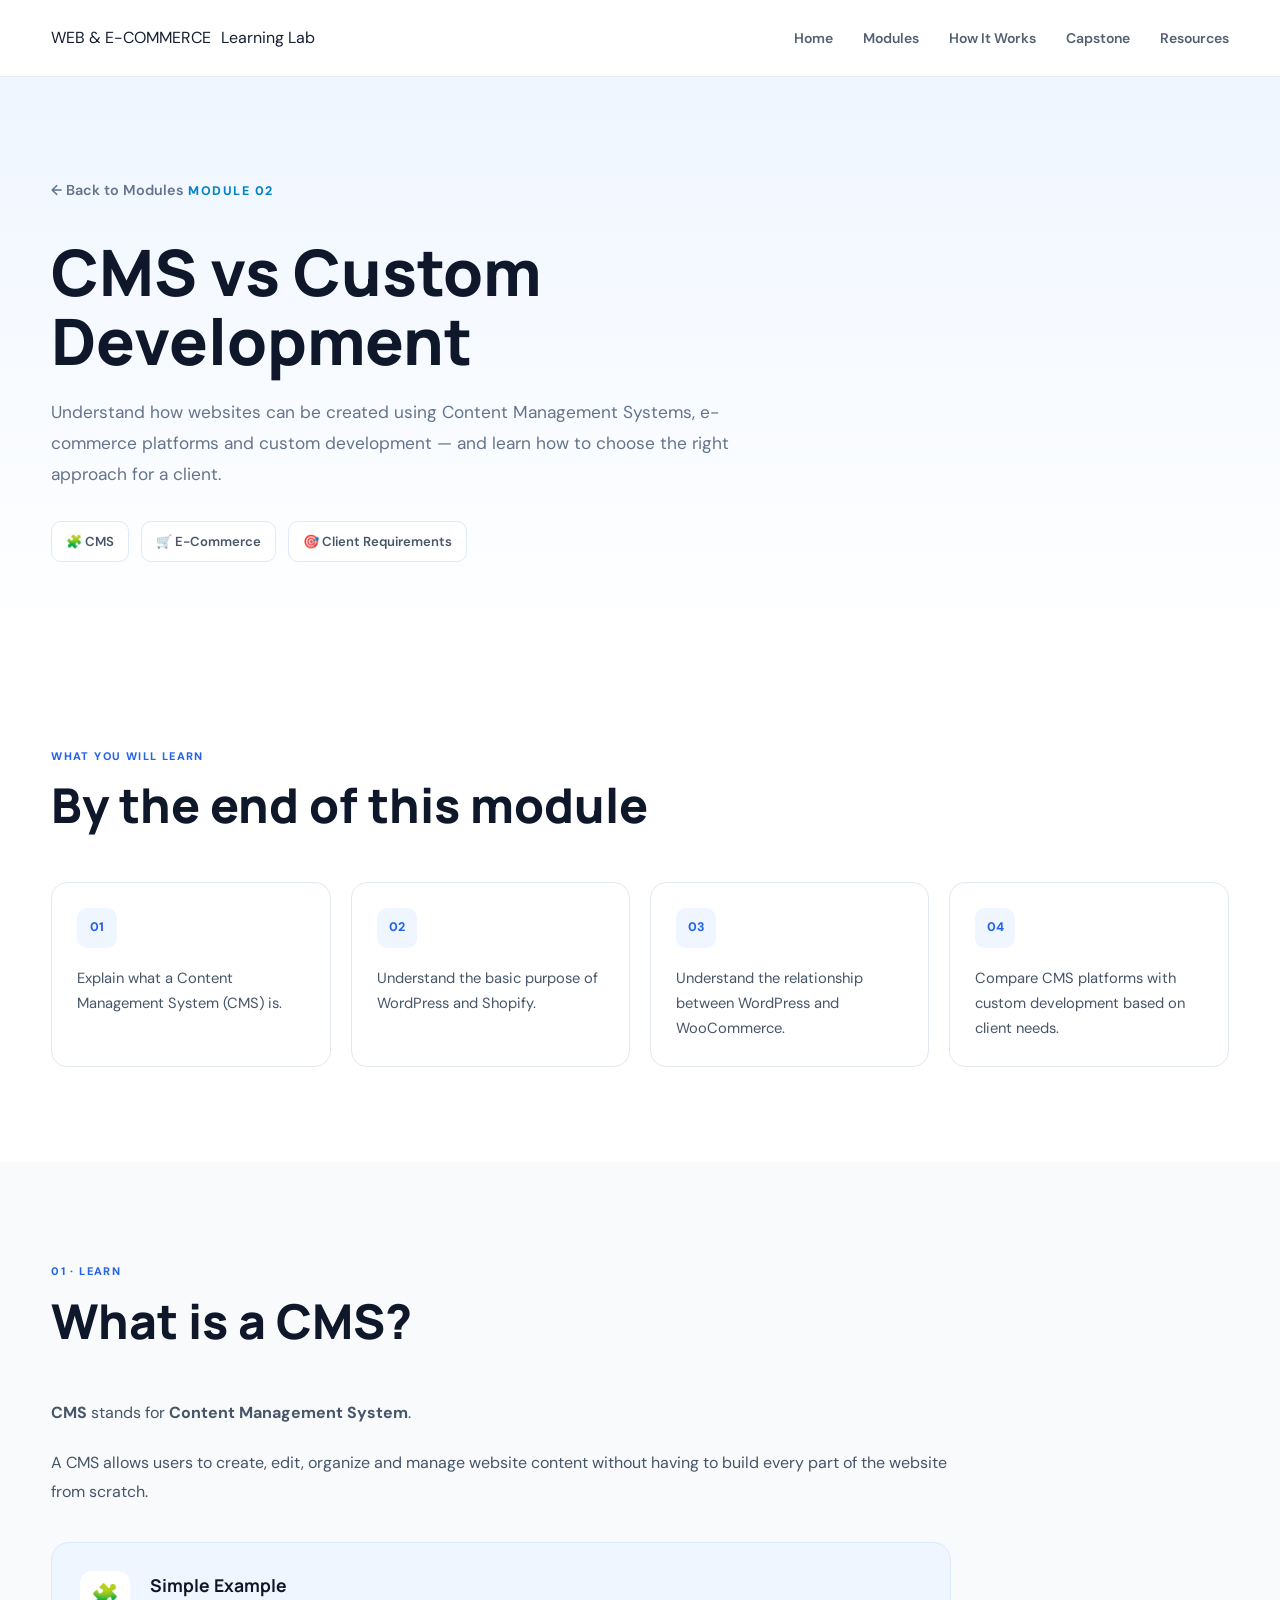
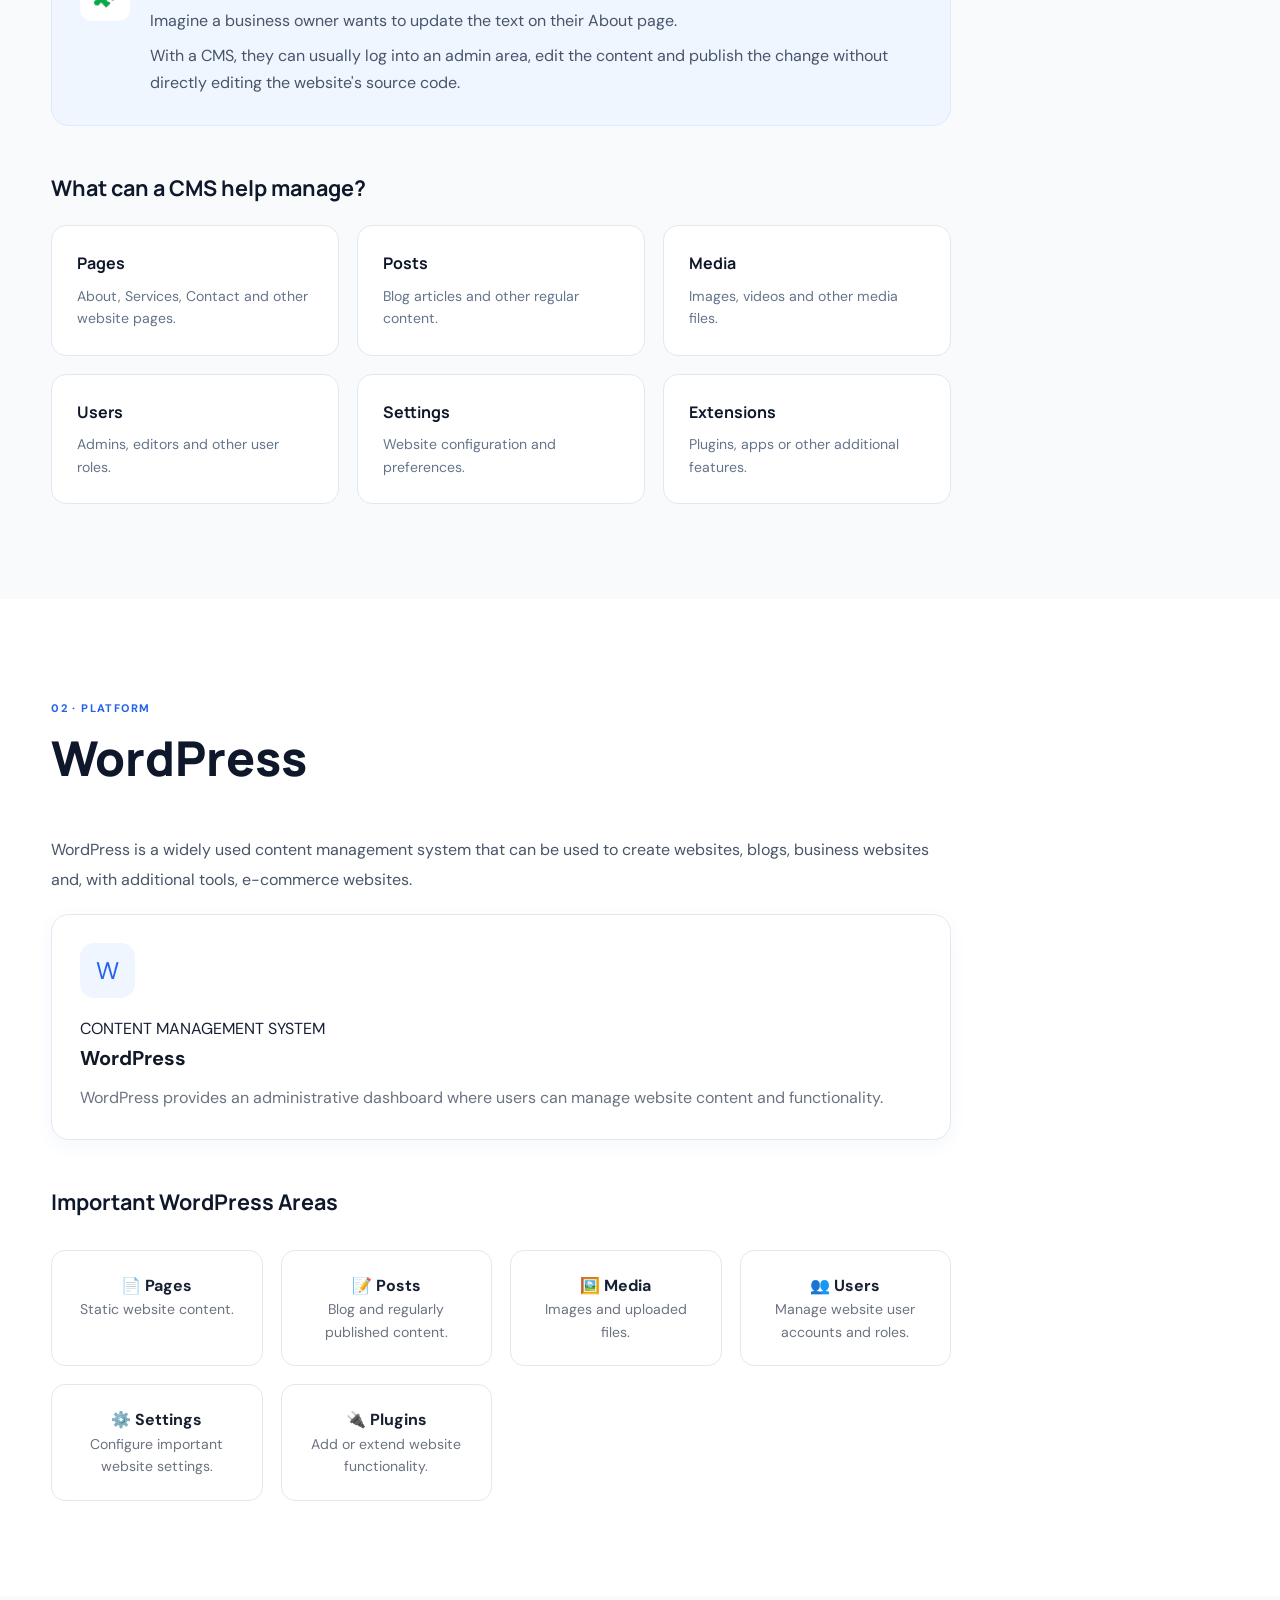
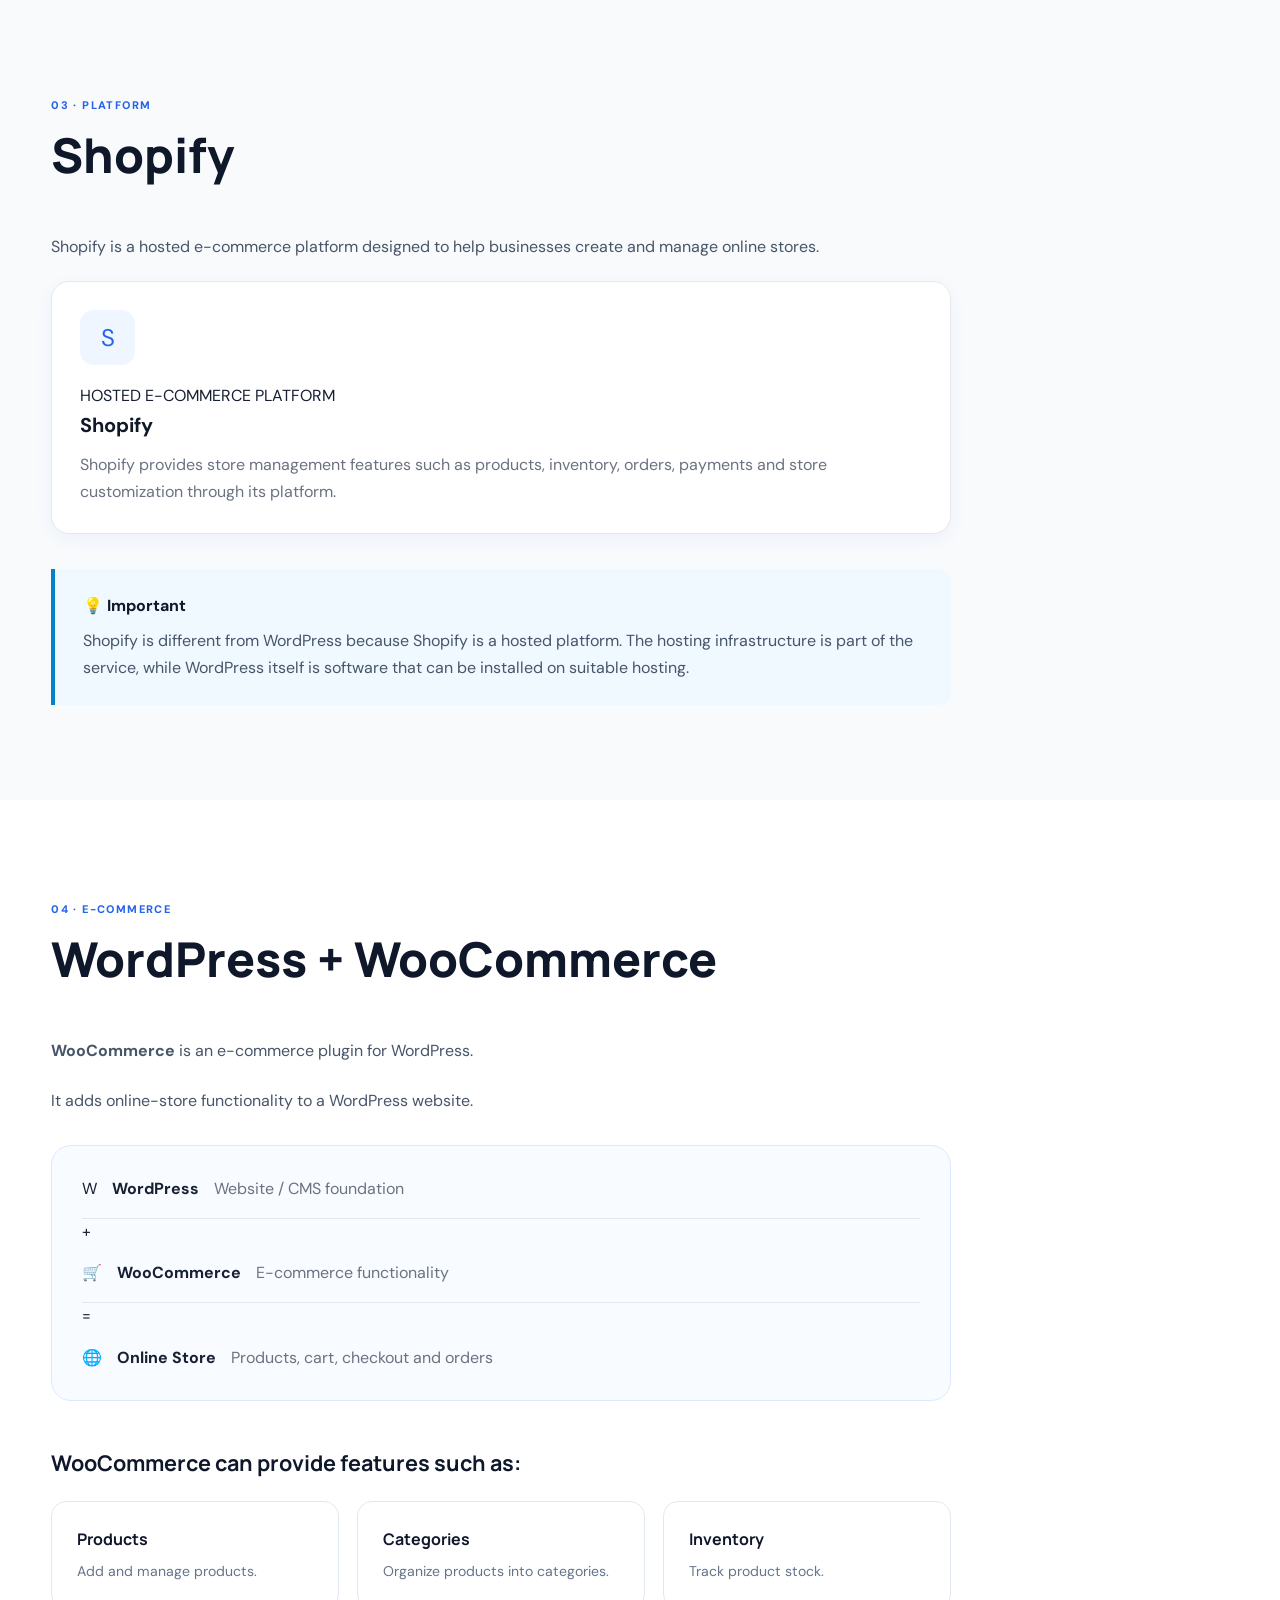
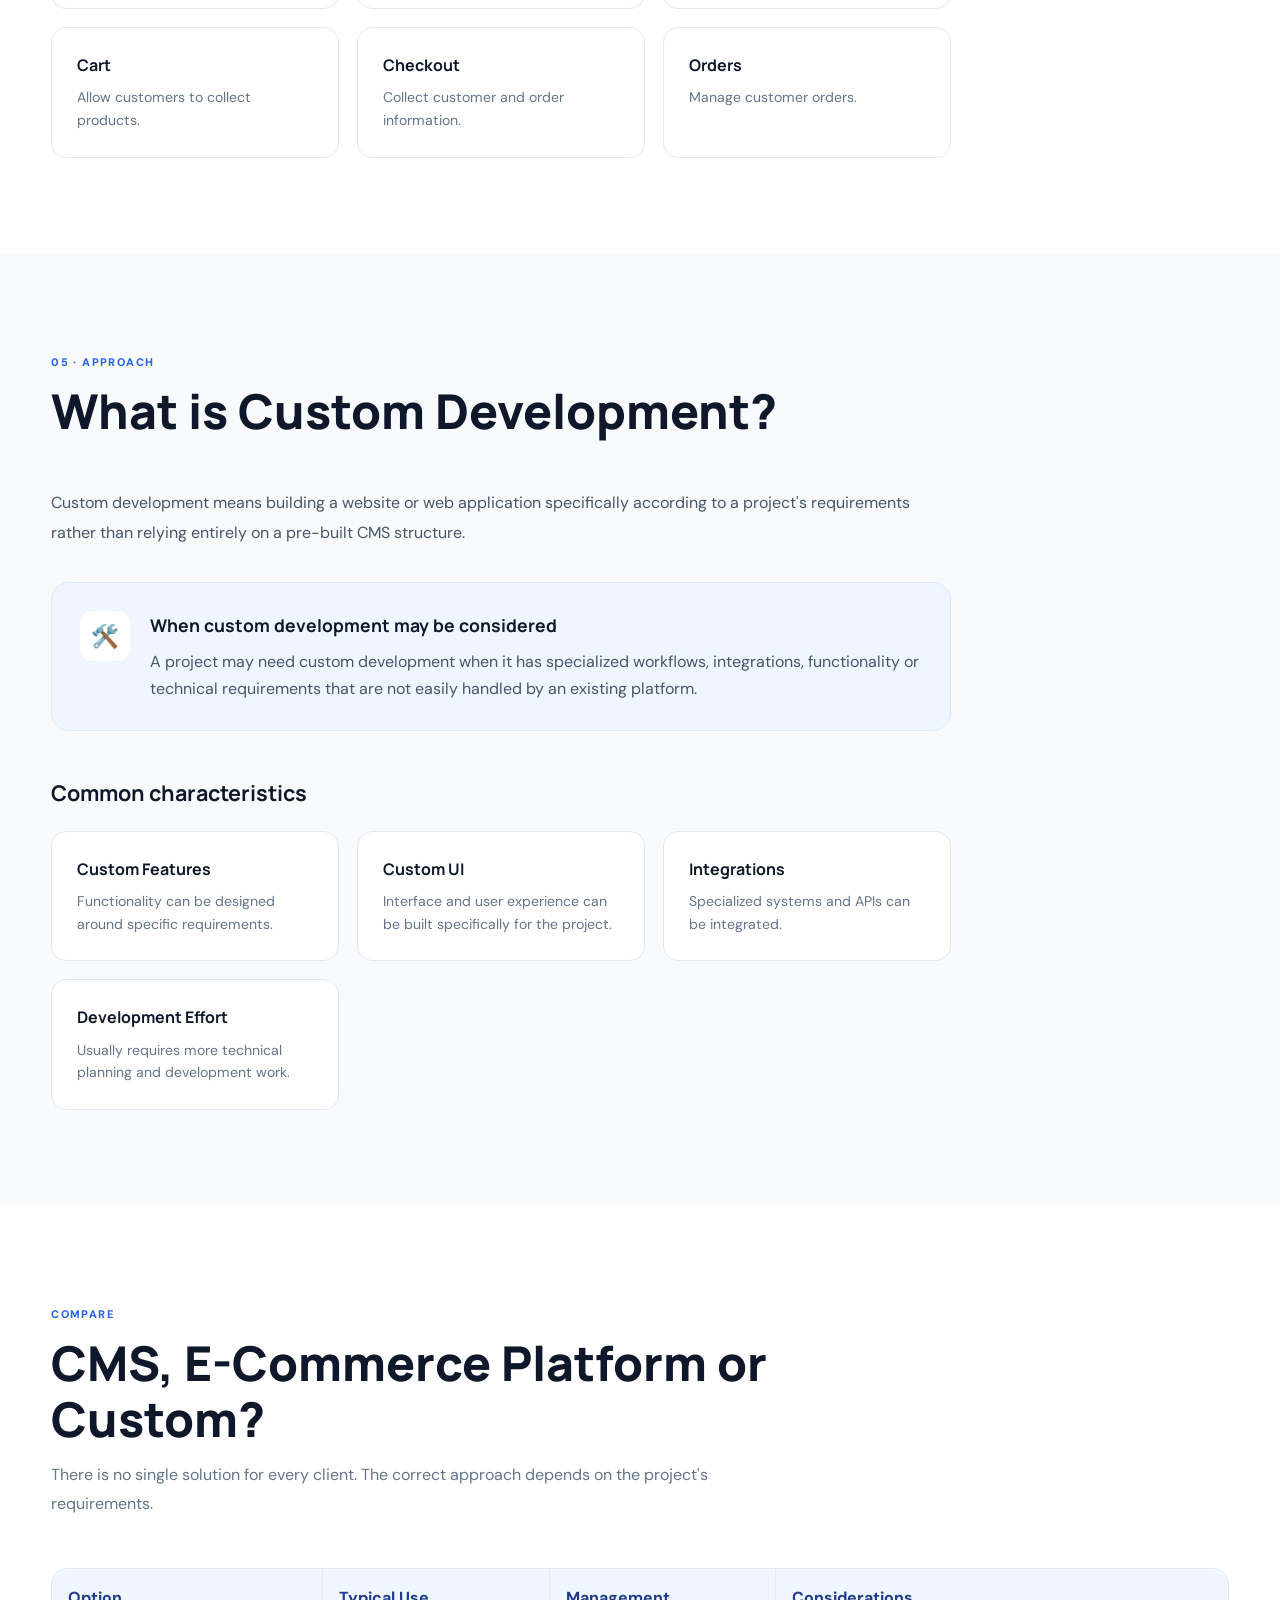
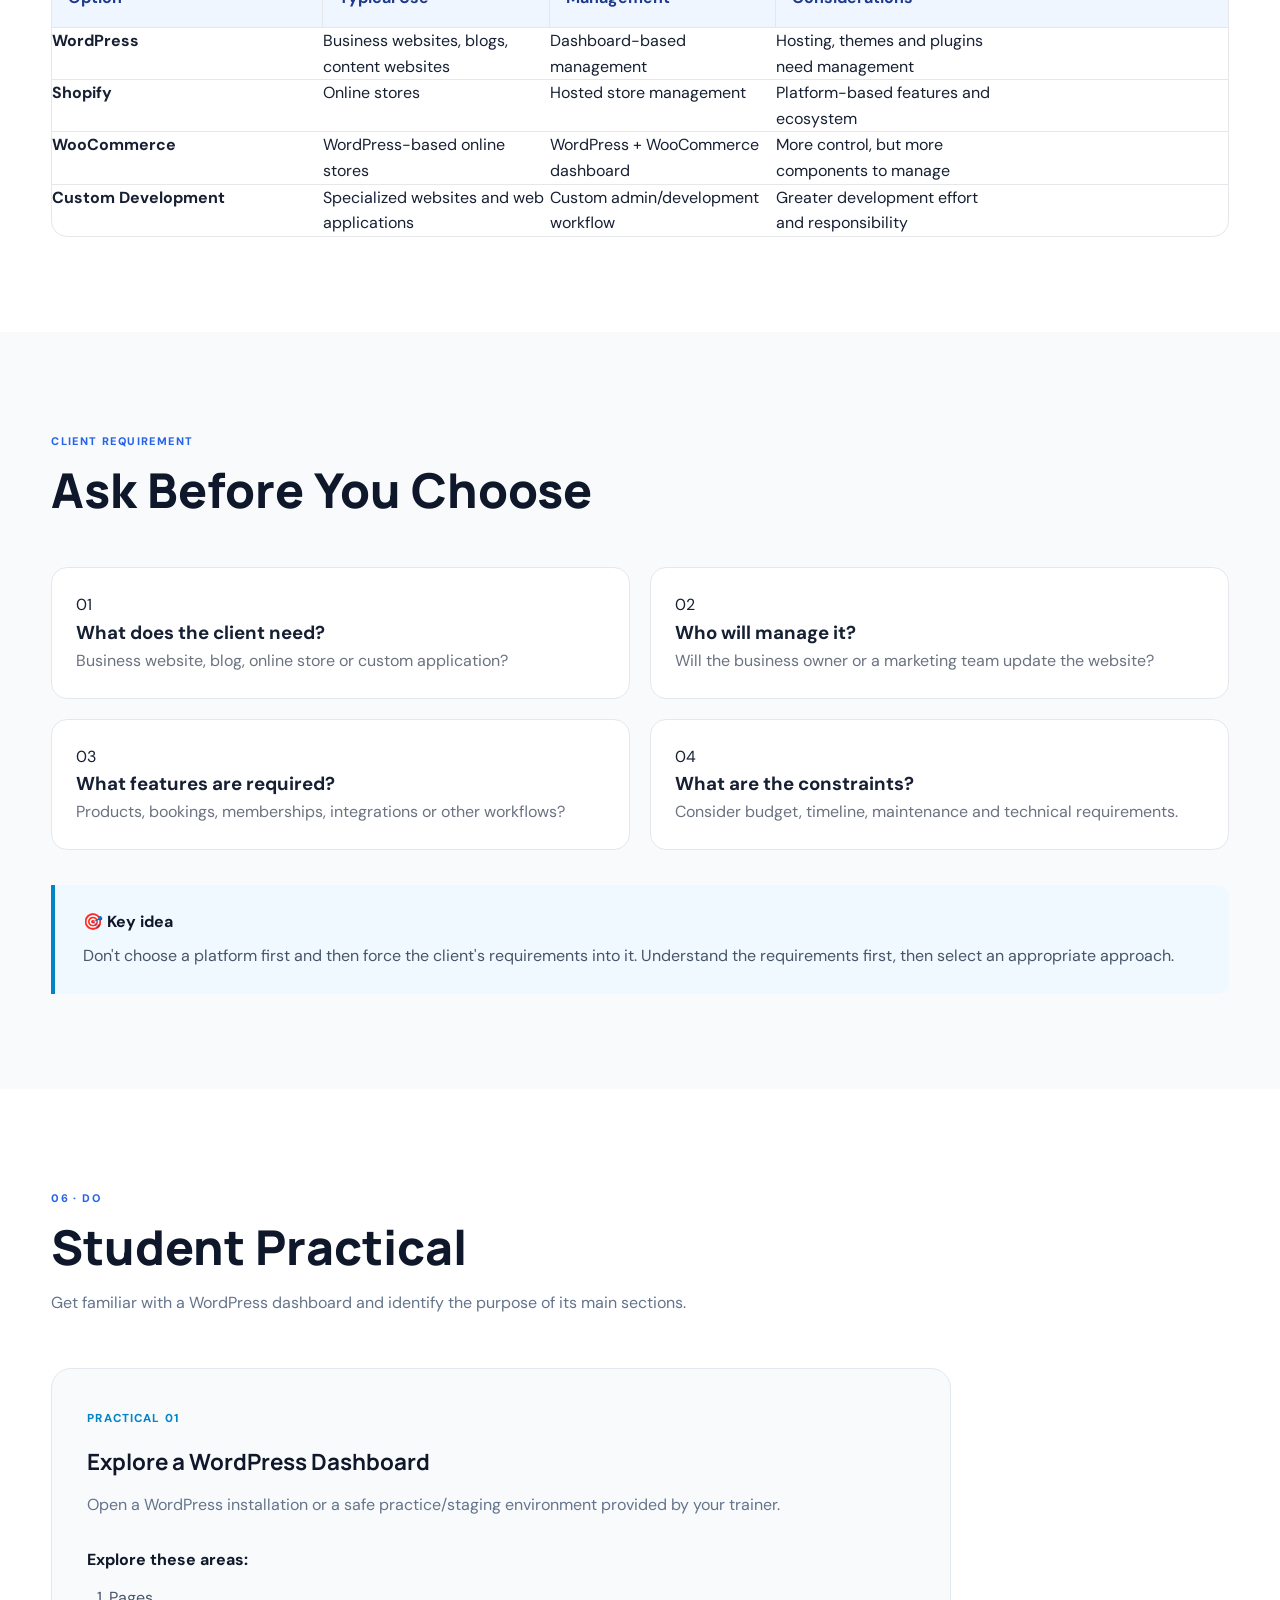
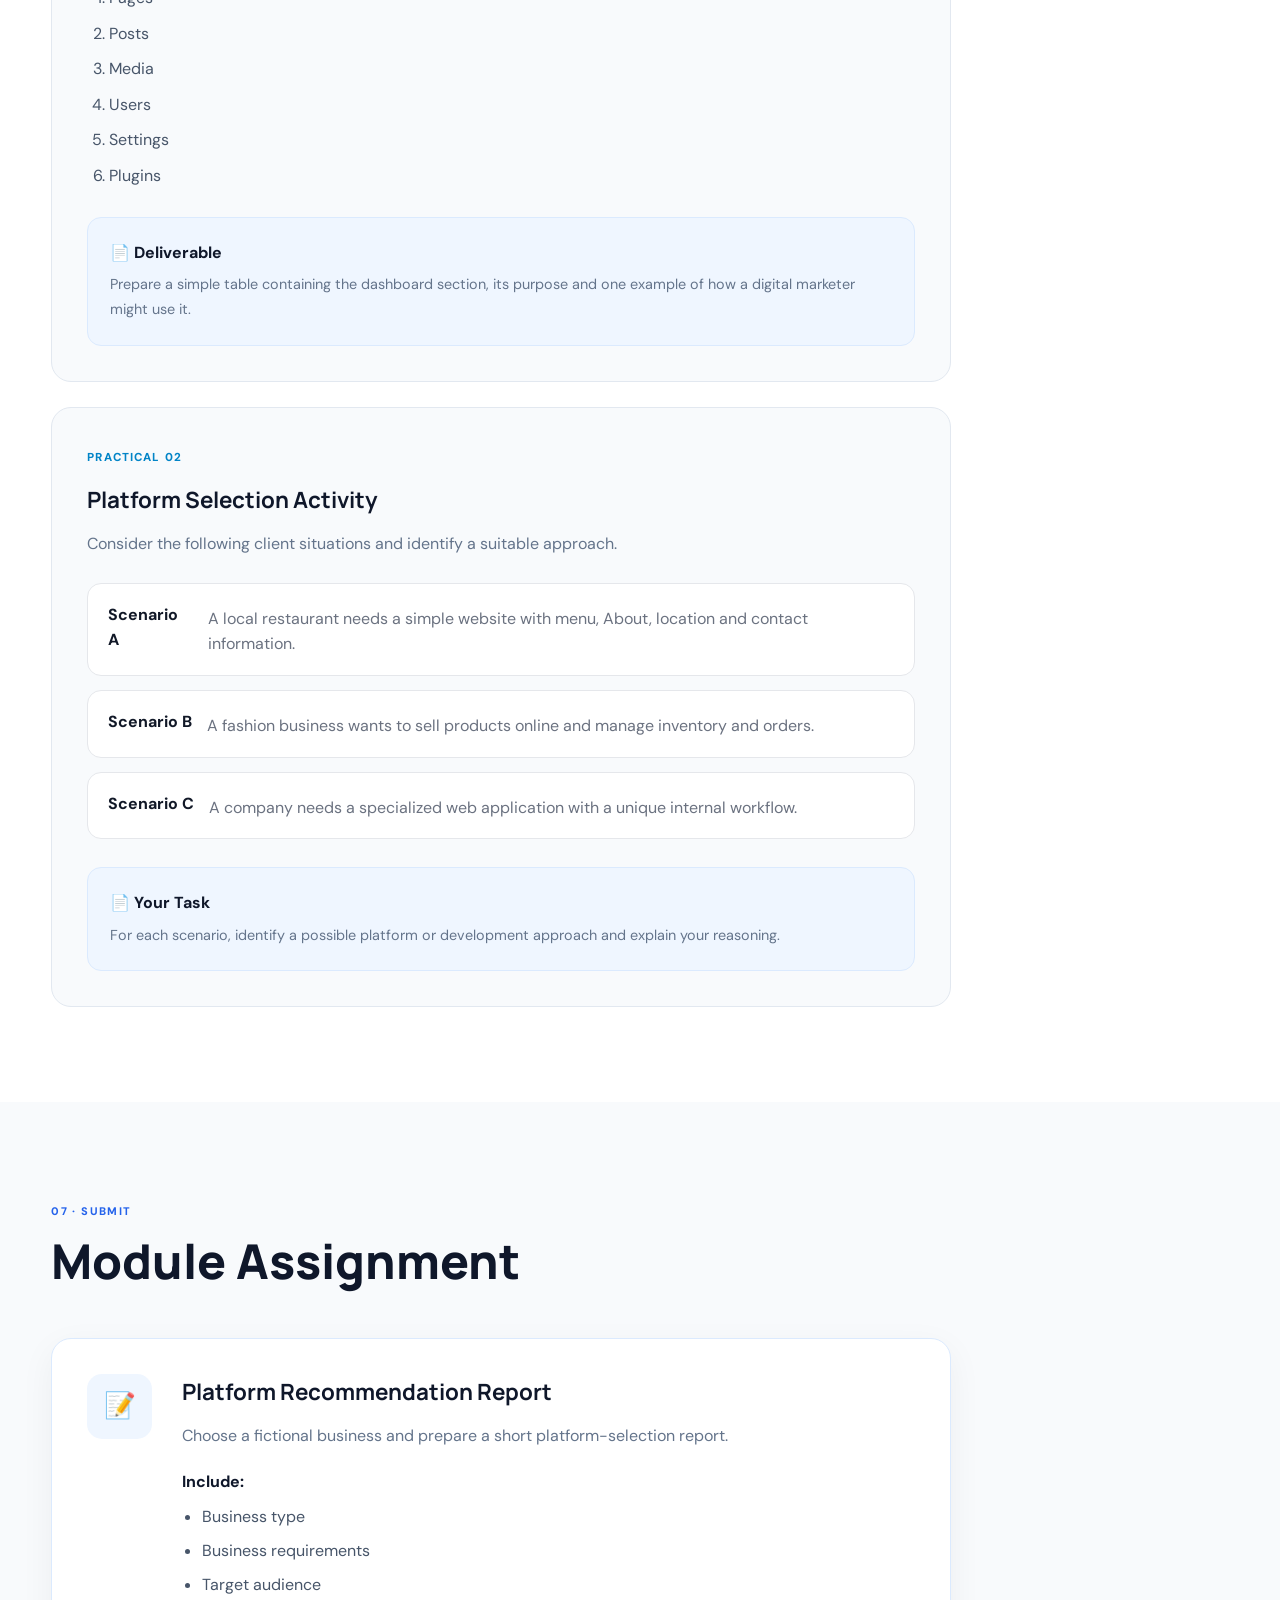
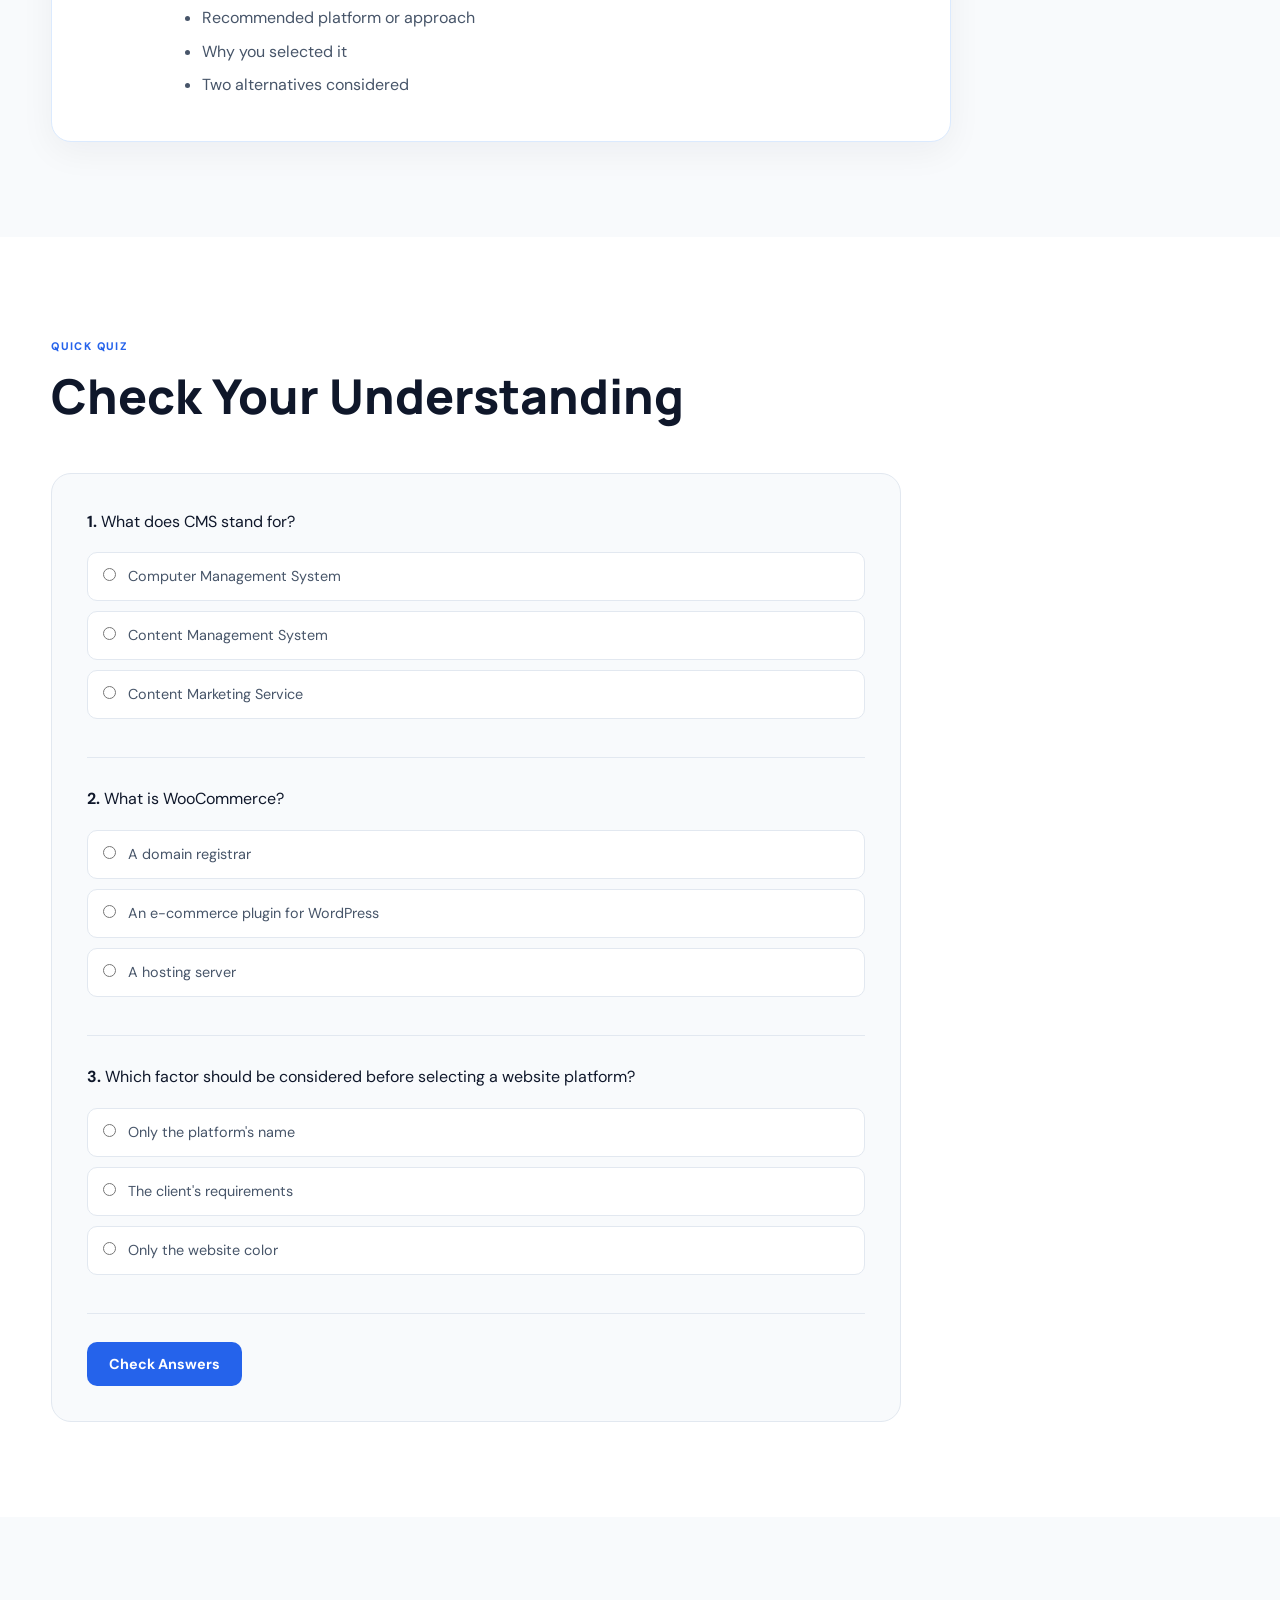
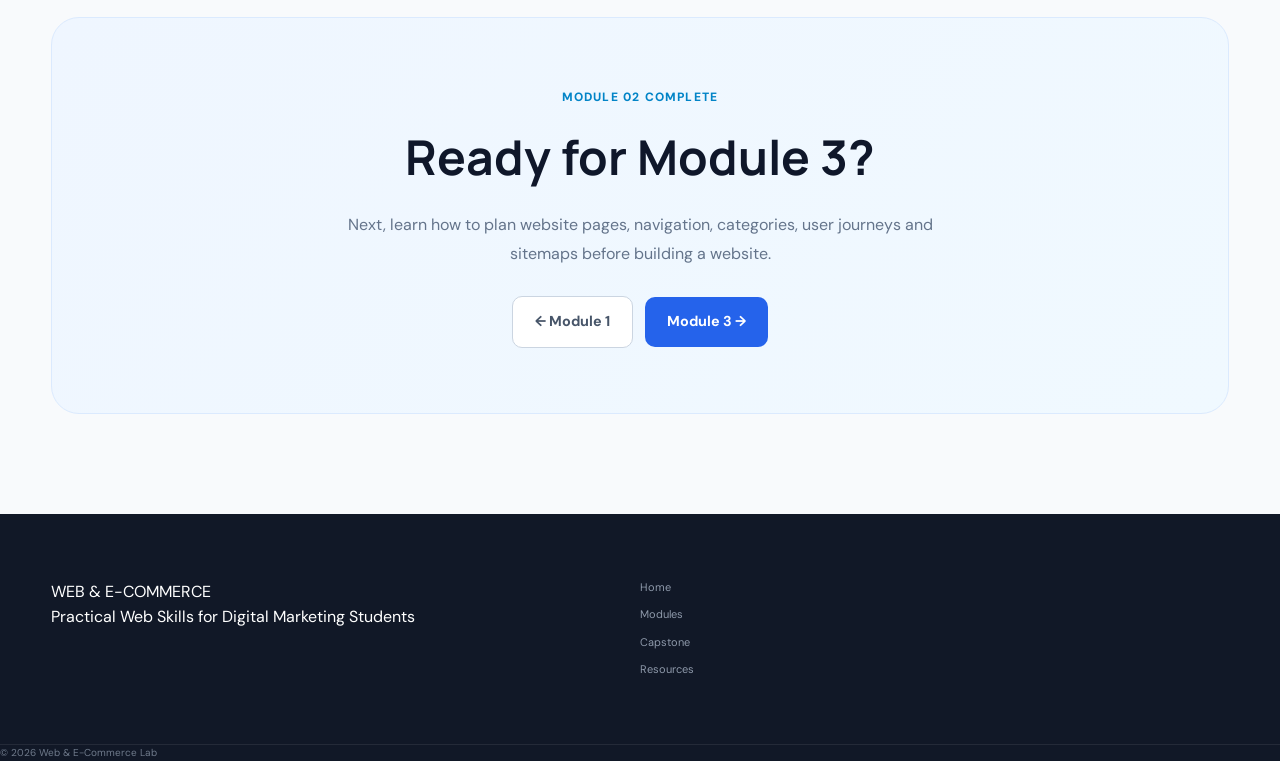
<file: module-2backup.html>
<!DOCTYPE html>
<html lang="en">

<head>

    <meta charset="UTF-8">
    <meta name="viewport" content="width=device-width, initial-scale=1.0">

    <title>Module 2 | CMS vs Custom Development</title>

    <meta name="description"
        content="Learn CMS, WordPress, Shopify, WooCommerce and custom website development, and understand how to choose the right platform for a client.">

    <link rel="preconnect" href="https://fonts.googleapis.com">
    <link rel="preconnect" href="https://fonts.gstatic.com" crossorigin>

    <link
        href="https://fonts.googleapis.com/css2?family=DM+Sans:wght@400;500;600;700&family=Manrope:wght@500;600;700;800&display=swap"
        rel="stylesheet">

    <link rel="stylesheet" href="mystyle.css">

</head>


<body>


    <!-- =========================
         HEADER
    ========================== -->

    <header class="site-header">

        <div class="container nav-container">

            <a href="index.html" class="logo">

                <span class="logo-main">
                    WEB & E-COMMERCE
                </span>

                <span class="logo-sub">
                    Learning Lab
                </span>

            </a>


            <button class="menu-toggle"
                id="menuToggle"
                aria-label="Open Menu">

                ☰

            </button>


            <nav class="main-nav" id="mainNav">

                <a href="index.html">
                    Home
                </a>

                <a href="modules.html" class="active">
                    Modules
                </a>

                <a href="index.html#how-it-works">
                    How It Works
                </a>

                <a href="index.html#capstone">
                    Capstone
                </a>

                <a href="index.html#resources">
                    Resources
                </a>

            </nav>

        </div>

    </header>



    <!-- =========================
         MODULE HERO
    ========================== -->

    <main>

        <section class="module-hero">

            <div class="container">

                <a href="modules.html" class="back-link">
                    ← Back to Modules
                </a>


                <span class="module-hero-number">
                    MODULE 02
                </span>


                <h1>
                    CMS vs Custom Development
                </h1>


                <p>
                    Understand how websites can be created using
                    Content Management Systems, e-commerce platforms
                    and custom development — and learn how to choose
                    the right approach for a client.
                </p>


                <div class="module-meta">

                    <span>
                        🧩 CMS
                    </span>

                    <span>
                        🛒 E-Commerce
                    </span>

                    <span>
                        🎯 Client Requirements
                    </span>

                </div>

            </div>

        </section>



        <!-- =========================
             LEARNING OBJECTIVES
        ========================== -->

        <section class="lesson-section">

            <div class="container">

                <div class="lesson-heading">

                    <span class="section-label">
                        WHAT YOU WILL LEARN
                    </span>

                    <h2>
                        By the end of this module
                    </h2>

                </div>


                <div class="objective-grid">

                    <div class="objective-card">

                        <span>01</span>

                        <p>
                            Explain what a Content Management
                            System (CMS) is.
                        </p>

                    </div>


                    <div class="objective-card">

                        <span>02</span>

                        <p>
                            Understand the basic purpose of
                            WordPress and Shopify.
                        </p>

                    </div>


                    <div class="objective-card">

                        <span>03</span>

                        <p>
                            Understand the relationship between
                            WordPress and WooCommerce.
                        </p>

                    </div>


                    <div class="objective-card">

                        <span>04</span>

                        <p>
                            Compare CMS platforms with
                            custom development based on client needs.
                        </p>

                    </div>

                </div>

            </div>

        </section>



        <!-- =========================
             PART 1
             CMS
        ========================== -->

        <section class="lesson-section lesson-light">

            <div class="container">

                <div class="lesson-heading">

                    <span class="section-label">
                        01 · LEARN
                    </span>

                    <h2>
                        What is a CMS?
                    </h2>

                </div>


                <div class="lesson-content">

                    <p>
                        <strong>CMS</strong> stands for
                        <strong>Content Management System</strong>.
                    </p>

                    <p>
                        A CMS allows users to create, edit,
                        organize and manage website content
                        without having to build every part
                        of the website from scratch.
                    </p>


                    <div class="concept-box">

                        <div class="concept-icon">
                            🧩
                        </div>

                        <div>

                            <h3>
                                Simple Example
                            </h3>

                            <p>
                                Imagine a business owner wants
                                to update the text on their About page.
                            </p>

                            <p>
                                With a CMS, they can usually log into
                                an admin area, edit the content and
                                publish the change without directly
                                editing the website's source code.
                            </p>

                        </div>

                    </div>


                    <h3>
                        What can a CMS help manage?
                    </h3>


                    <div class="feature-grid">

                        <div class="feature-card">

                            <strong>
                                Pages
                            </strong>

                            <p>
                                About, Services, Contact and other
                                website pages.
                            </p>

                        </div>


                        <div class="feature-card">

                            <strong>
                                Posts
                            </strong>

                            <p>
                                Blog articles and other regular content.
                            </p>

                        </div>


                        <div class="feature-card">

                            <strong>
                                Media
                            </strong>

                            <p>
                                Images, videos and other media files.
                            </p>

                        </div>


                        <div class="feature-card">

                            <strong>
                                Users
                            </strong>

                            <p>
                                Admins, editors and other user roles.
                            </p>

                        </div>


                        <div class="feature-card">

                            <strong>
                                Settings
                            </strong>

                            <p>
                                Website configuration and preferences.
                            </p>

                        </div>


                        <div class="feature-card">

                            <strong>
                                Extensions
                            </strong>

                            <p>
                                Plugins, apps or other additional features.
                            </p>

                        </div>

                    </div>

                </div>

            </div>

        </section>



        <!-- =========================
             PART 2
             WORDPRESS
        ========================== -->

        <section class="lesson-section">

            <div class="container">

                <div class="lesson-heading">

                    <span class="section-label">
                        02 · PLATFORM
                    </span>

                    <h2>
                        WordPress
                    </h2>

                </div>


                <div class="lesson-content">

                    <p>
                        WordPress is a widely used content management
                        system that can be used to create websites,
                        blogs, business websites and, with additional
                        tools, e-commerce websites.
                    </p>


                    <div class="platform-card">

                        <div class="platform-icon">
                            W
                        </div>

                        <div>

                            <span class="platform-type">
                                CONTENT MANAGEMENT SYSTEM
                            </span>

                            <h3>
                                WordPress
                            </h3>

                            <p>
                                WordPress provides an administrative
                                dashboard where users can manage
                                website content and functionality.
                            </p>

                        </div>

                    </div>


                    <h3>
                        Important WordPress Areas
                    </h3>


                    <div class="dashboard-grid">

                        <div class="dashboard-item">

                            <span>📄</span>

                            <strong>
                                Pages
                            </strong>

                            <p>
                                Static website content.
                            </p>

                        </div>


                        <div class="dashboard-item">

                            <span>📝</span>

                            <strong>
                                Posts
                            </strong>

                            <p>
                                Blog and regularly published content.
                            </p>

                        </div>


                        <div class="dashboard-item">

                            <span>🖼️</span>

                            <strong>
                                Media
                            </strong>

                            <p>
                                Images and uploaded files.
                            </p>

                        </div>


                        <div class="dashboard-item">

                            <span>👥</span>

                            <strong>
                                Users
                            </strong>

                            <p>
                                Manage website user accounts and roles.
                            </p>

                        </div>


                        <div class="dashboard-item">

                            <span>⚙️</span>

                            <strong>
                                Settings
                            </strong>

                            <p>
                                Configure important website settings.
                            </p>

                        </div>


                        <div class="dashboard-item">

                            <span>🔌</span>

                            <strong>
                                Plugins
                            </strong>

                            <p>
                                Add or extend website functionality.
                            </p>

                        </div>

                    </div>

                </div>

            </div>

        </section>



        <!-- =========================
             PART 3
             SHOPIFY
        ========================== -->

        <section class="lesson-section lesson-light">

            <div class="container">

                <div class="lesson-heading">

                    <span class="section-label">
                        03 · PLATFORM
                    </span>

                    <h2>
                        Shopify
                    </h2>

                </div>


                <div class="lesson-content">

                    <p>
                        Shopify is a hosted e-commerce platform
                        designed to help businesses create and
                        manage online stores.
                    </p>


                    <div class="platform-card">

                        <div class="platform-icon shopify-icon">
                            S
                        </div>

                        <div>

                            <span class="platform-type">
                                HOSTED E-COMMERCE PLATFORM
                            </span>

                            <h3>
                                Shopify
                            </h3>

                            <p>
                                Shopify provides store management
                                features such as products, inventory,
                                orders, payments and store customization
                                through its platform.
                            </p>

                        </div>

                    </div>


                    <div class="info-box">

                        <strong>
                            💡 Important
                        </strong>

                        <p>
                            Shopify is different from WordPress because
                            Shopify is a hosted platform. The hosting
                            infrastructure is part of the service,
                            while WordPress itself is software that
                            can be installed on suitable hosting.
                        </p>

                    </div>

                </div>

            </div>

        </section>



        <!-- =========================
             PART 4
             WOOCOMMERCE
        ========================== -->

        <section class="lesson-section">

            <div class="container">

                <div class="lesson-heading">

                    <span class="section-label">
                        04 · E-COMMERCE
                    </span>

                    <h2>
                        WordPress + WooCommerce
                    </h2>

                </div>


                <div class="lesson-content">

                    <p>
                        <strong>WooCommerce</strong> is an e-commerce
                        plugin for WordPress.
                    </p>

                    <p>
                        It adds online-store functionality to a
                        WordPress website.
                    </p>


                    <div class="relationship-box">

                        <div class="relationship-item">

                            <span class="relationship-icon">
                                W
                            </span>

                            <strong>
                                WordPress
                            </strong>

                            <p>
                                Website / CMS foundation
                            </p>

                        </div>


                        <div class="relationship-plus">
                            +
                        </div>


                        <div class="relationship-item">

                            <span class="relationship-icon woo">
                                🛒
                            </span>

                            <strong>
                                WooCommerce
                            </strong>

                            <p>
                                E-commerce functionality
                            </p>

                        </div>


                        <div class="relationship-equals">
                            =
                        </div>


                        <div class="relationship-item result">

                            <span class="relationship-icon">
                                🌐
                            </span>

                            <strong>
                                Online Store
                            </strong>

                            <p>
                                Products, cart, checkout and orders
                            </p>

                        </div>

                    </div>


                    <h3>
                        WooCommerce can provide features such as:
                    </h3>


                    <div class="feature-grid">

                        <div class="feature-card">

                            <strong>
                                Products
                            </strong>

                            <p>
                                Add and manage products.
                            </p>

                        </div>


                        <div class="feature-card">

                            <strong>
                                Categories
                            </strong>

                            <p>
                                Organize products into categories.
                            </p>

                        </div>


                        <div class="feature-card">

                            <strong>
                                Inventory
                            </strong>

                            <p>
                                Track product stock.
                            </p>

                        </div>


                        <div class="feature-card">

                            <strong>
                                Cart
                            </strong>

                            <p>
                                Allow customers to collect products.
                            </p>

                        </div>


                        <div class="feature-card">

                            <strong>
                                Checkout
                            </strong>

                            <p>
                                Collect customer and order information.
                            </p>

                        </div>


                        <div class="feature-card">

                            <strong>
                                Orders
                            </strong>

                            <p>
                                Manage customer orders.
                            </p>

                        </div>

                    </div>

                </div>

            </div>

        </section>



        <!-- =========================
             PART 5
             CUSTOM DEVELOPMENT
        ========================== -->

        <section class="lesson-section lesson-light">

            <div class="container">

                <div class="lesson-heading">

                    <span class="section-label">
                        05 · APPROACH
                    </span>

                    <h2>
                        What is Custom Development?
                    </h2>

                </div>


                <div class="lesson-content">

                    <p>
                        Custom development means building a website
                        or web application specifically according
                        to a project's requirements rather than
                        relying entirely on a pre-built CMS structure.
                    </p>


                    <div class="concept-box">

                        <div class="concept-icon">
                            🛠️
                        </div>

                        <div>

                            <h3>
                                When custom development may be considered
                            </h3>

                            <p>
                                A project may need custom development
                                when it has specialized workflows,
                                integrations, functionality or
                                technical requirements that are not
                                easily handled by an existing platform.
                            </p>

                        </div>

                    </div>


                    <h3>
                        Common characteristics
                    </h3>


                    <div class="feature-grid">

                        <div class="feature-card">

                            <strong>
                                Custom Features
                            </strong>

                            <p>
                                Functionality can be designed around
                                specific requirements.
                            </p>

                        </div>


                        <div class="feature-card">

                            <strong>
                                Custom UI
                            </strong>

                            <p>
                                Interface and user experience can be
                                built specifically for the project.
                            </p>

                        </div>


                        <div class="feature-card">

                            <strong>
                                Integrations
                            </strong>

                            <p>
                                Specialized systems and APIs can be integrated.
                            </p>

                        </div>


                        <div class="feature-card">

                            <strong>
                                Development Effort
                            </strong>

                            <p>
                                Usually requires more technical planning
                                and development work.
                            </p>

                        </div>

                    </div>

                </div>

            </div>

        </section>



        <!-- =========================
             PART 6
             COMPARISON
        ========================== -->

        <section class="lesson-section">

            <div class="container">

                <div class="lesson-heading">

                    <span class="section-label">
                        COMPARE
                    </span>

                    <h2>
                        CMS, E-Commerce Platform or Custom?
                    </h2>

                    <p>
                        There is no single solution for every client.
                        The correct approach depends on the project's
                        requirements.
                    </p>

                </div>


                <div class="platform-comparison">

                    <div class="comparison-header">

                        <div>
                            Option
                        </div>

                        <div>
                            Typical Use
                        </div>

                        <div>
                            Management
                        </div>

                        <div>
                            Considerations
                        </div>

                    </div>


                    <div class="comparison-row">

                        <strong>
                            WordPress
                        </strong>

                        <span>
                            Business websites, blogs, content websites
                        </span>

                        <span>
                            Dashboard-based management
                        </span>

                        <span>
                            Hosting, themes and plugins need management
                        </span>

                    </div>


                    <div class="comparison-row">

                        <strong>
                            Shopify
                        </strong>

                        <span>
                            Online stores
                        </span>

                        <span>
                            Hosted store management
                        </span>

                        <span>
                            Platform-based features and ecosystem
                        </span>

                    </div>


                    <div class="comparison-row">

                        <strong>
                            WooCommerce
                        </strong>

                        <span>
                            WordPress-based online stores
                        </span>

                        <span>
                            WordPress + WooCommerce dashboard
                        </span>

                        <span>
                            More control, but more components to manage
                        </span>

                    </div>


                    <div class="comparison-row">

                        <strong>
                            Custom Development
                        </strong>

                        <span>
                            Specialized websites and web applications
                        </span>

                        <span>
                            Custom admin/development workflow
                        </span>

                        <span>
                            Greater development effort and responsibility
                        </span>

                    </div>

                </div>

            </div>

        </section>



        <!-- =========================
             CLIENT REQUIREMENT
        ========================== -->

        <section class="lesson-section lesson-light">

            <div class="container">

                <div class="lesson-heading">

                    <span class="section-label">
                        CLIENT REQUIREMENT
                    </span>

                    <h2>
                        Ask Before You Choose
                    </h2>

                </div>


                <div class="requirement-grid">

                    <div class="requirement-card">

                        <span>01</span>

                        <h3>
                            What does the client need?
                        </h3>

                        <p>
                            Business website, blog, online store
                            or custom application?
                        </p>

                    </div>


                    <div class="requirement-card">

                        <span>02</span>

                        <h3>
                            Who will manage it?
                        </h3>

                        <p>
                            Will the business owner or a marketing
                            team update the website?
                        </p>

                    </div>


                    <div class="requirement-card">

                        <span>03</span>

                        <h3>
                            What features are required?
                        </h3>

                        <p>
                            Products, bookings, memberships,
                            integrations or other workflows?
                        </p>

                    </div>


                    <div class="requirement-card">

                        <span>04</span>

                        <h3>
                            What are the constraints?
                        </h3>

                        <p>
                            Consider budget, timeline, maintenance
                            and technical requirements.
                        </p>

                    </div>

                </div>


                <div class="info-box">

                    <strong>
                        🎯 Key idea
                    </strong>

                    <p>
                        Don't choose a platform first and then
                        force the client's requirements into it.
                        Understand the requirements first, then
                        select an appropriate approach.
                    </p>

                </div>

            </div>

        </section>



        <!-- =========================
             PRACTICAL
        ========================== -->

        <section class="lesson-section">

            <div class="container">

                <div class="lesson-heading">

                    <span class="section-label">
                        06 · DO
                    </span>

                    <h2>
                        Student Practical
                    </h2>

                    <p>
                        Get familiar with a WordPress dashboard
                        and identify the purpose of its main sections.
                    </p>

                </div>


                <div class="practical-card">

                    <div class="practical-number">
                        PRACTICAL 01
                    </div>


                    <h3>
                        Explore a WordPress Dashboard
                    </h3>


                    <p>
                        Open a WordPress installation or a safe
                        practice/staging environment provided by
                        your trainer.
                    </p>


                    <h4>
                        Explore these areas:
                    </h4>


                    <ol>

                        <li>
                            Pages
                        </li>

                        <li>
                            Posts
                        </li>

                        <li>
                            Media
                        </li>

                        <li>
                            Users
                        </li>

                        <li>
                            Settings
                        </li>

                        <li>
                            Plugins
                        </li>

                    </ol>


                    <div class="deliverable-box">

                        <strong>
                            📄 Deliverable
                        </strong>

                        <p>
                            Prepare a simple table containing
                            the dashboard section, its purpose
                            and one example of how a digital marketer
                            might use it.
                        </p>

                    </div>

                </div>



                <div class="practical-card">

                    <div class="practical-number">
                        PRACTICAL 02
                    </div>


                    <h3>
                        Platform Selection Activity
                    </h3>


                    <p>
                        Consider the following client situations
                        and identify a suitable approach.
                    </p>


                    <div class="scenario-list">

                        <div class="scenario-item">

                            <strong>
                                Scenario A
                            </strong>

                            <p>
                                A local restaurant needs a simple
                                website with menu, About, location
                                and contact information.
                            </p>

                        </div>


                        <div class="scenario-item">

                            <strong>
                                Scenario B
                            </strong>

                            <p>
                                A fashion business wants to sell
                                products online and manage inventory
                                and orders.
                            </p>

                        </div>


                        <div class="scenario-item">

                            <strong>
                                Scenario C
                            </strong>

                            <p>
                                A company needs a specialized
                                web application with a unique
                                internal workflow.
                            </p>

                        </div>

                    </div>


                    <div class="deliverable-box">

                        <strong>
                            📄 Your Task
                        </strong>

                        <p>
                            For each scenario, identify a possible
                            platform or development approach and
                            explain your reasoning.
                        </p>

                    </div>

                </div>

            </div>

        </section>



        <!-- =========================
             ASSIGNMENT
        ========================== -->

        <section class="lesson-section lesson-light">

            <div class="container">

                <div class="lesson-heading">

                    <span class="section-label">
                        07 · SUBMIT
                    </span>

                    <h2>
                        Module Assignment
                    </h2>

                </div>


                <div class="assignment-card">

                    <div class="assignment-icon">
                        📝
                    </div>


                    <div>

                        <h3>
                            Platform Recommendation Report
                        </h3>


                        <p>
                            Choose a fictional business and prepare
                            a short platform-selection report.
                        </p>


                        <h4>
                            Include:
                        </h4>


                        <ul>

                            <li>
                                Business type
                            </li>

                            <li>
                                Business requirements
                            </li>

                            <li>
                                Target audience
                            </li>

                            <li>
                                Recommended platform or approach
                            </li>

                            <li>
                                Why you selected it
                            </li>

                            <li>
                                Two alternatives considered
                            </li>

                        </ul>

                    </div>

                </div>

            </div>

        </section>



        <!-- =========================
             QUICK QUIZ
        ========================== -->

        <section class="lesson-section quiz-section">

            <div class="container">

                <div class="lesson-heading">

                    <span class="section-label">
                        QUICK QUIZ
                    </span>

                    <h2>
                        Check Your Understanding
                    </h2>

                </div>


                <div class="quiz-card">

                    <div class="quiz-question">

                        <p>
                            <strong>1.</strong>
                            What does CMS stand for?
                        </p>

                        <label>
                            <input type="radio" name="q1" value="wrong">
                            Computer Management System
                        </label>

                        <label>
                            <input type="radio" name="q1" value="correct">
                            Content Management System
                        </label>

                        <label>
                            <input type="radio" name="q1" value="wrong">
                            Content Marketing Service
                        </label>

                    </div>


                    <div class="quiz-question">

                        <p>
                            <strong>2.</strong>
                            What is WooCommerce?
                        </p>

                        <label>
                            <input type="radio" name="q2" value="wrong">
                            A domain registrar
                        </label>

                        <label>
                            <input type="radio" name="q2" value="correct">
                            An e-commerce plugin for WordPress
                        </label>

                        <label>
                            <input type="radio" name="q2" value="wrong">
                            A hosting server
                        </label>

                    </div>


                    <div class="quiz-question">

                        <p>
                            <strong>3.</strong>
                            Which factor should be considered before
                            selecting a website platform?
                        </p>

                        <label>
                            <input type="radio" name="q3" value="wrong">
                            Only the platform's name
                        </label>

                        <label>
                            <input type="radio" name="q3" value="correct">
                            The client's requirements
                        </label>

                        <label>
                            <input type="radio" name="q3" value="wrong">
                            Only the website color
                        </label>

                    </div>


                    <button class="quiz-button" id="quizButton">
                        Check Answers
                    </button>


                    <div id="quizResult" class="quiz-result">
                    </div>

                </div>

            </div>

        </section>



        <!-- =========================
             MODULE COMPLETE
        ========================== -->

        <section class="module-complete">

            <div class="container">

                <div class="complete-box">

                    <span>
                        MODULE 02 COMPLETE
                    </span>

                    <h2>
                        Ready for Module 3?
                    </h2>

                    <p>
                        Next, learn how to plan website pages,
                        navigation, categories, user journeys
                        and sitemaps before building a website.
                    </p>


                    <div class="complete-buttons">

                        <a href="module-1.html"
                            class="secondary-btn">

                            ← Module 1

                        </a>


                        <a href="module-3.html"
                            class="primary-btn">

                            Module 3 →

                        </a>

                    </div>

                </div>

            </div>

        </section>

    </main>



    <!-- =========================
         FOOTER
    ========================== -->

    <footer class="site-footer">

        <div class="container footer-content">

            <div>

                <div class="footer-logo">
                    WEB & E-COMMERCE
                </div>

                <p>
                    Practical Web Skills for Digital Marketing Students
                </p>

            </div>


            <div class="footer-links">

                <a href="index.html">
                    Home
                </a>

                <a href="modules.html">
                    Modules
                </a>

                <a href="index.html#capstone">
                    Capstone
                </a>

                <a href="index.html#resources">
                    Resources
                </a>

            </div>

        </div>


        <div class="footer-bottom">

            <p>
                © <span id="currentYear"></span>
                Web & E-Commerce Lab
            </p>

        </div>

    </footer>



    <script src="myscript.js"></script>


    <!-- =========================
         MODULE 2 QUIZ
    ========================== -->

    <script>

        const quizButton =
            document.getElementById("quizButton");

        const quizResult =
            document.getElementById("quizResult");


        if (quizButton) {

            quizButton.addEventListener("click", function () {

                let score = 0;

                const questions = [
                    "q1",
                    "q2",
                    "q3"
                ];


                questions.forEach(function (question) {

                    const answer =
                        document.querySelector(
                            'input[name="' +
                            question +
                            '"]:checked'
                        );

                    if (answer && answer.value === "correct") {
                        score++;
                    }

                });


                quizResult.style.display = "block";


                if (score === 3) {

                    quizResult.innerHTML =
                        "🎉 Excellent! You got 3/3 correct.";

                } else if (score === 2) {

                    quizResult.innerHTML =
                        "👍 Good job! You got 2/3 correct. Review the module once more.";

                } else {

                    quizResult.innerHTML =
                        "📚 You got " +
                        score +
                        "/3. Review the lesson and try again.";

                }

            });

        }

    </script>


</body>

</html>
</file>
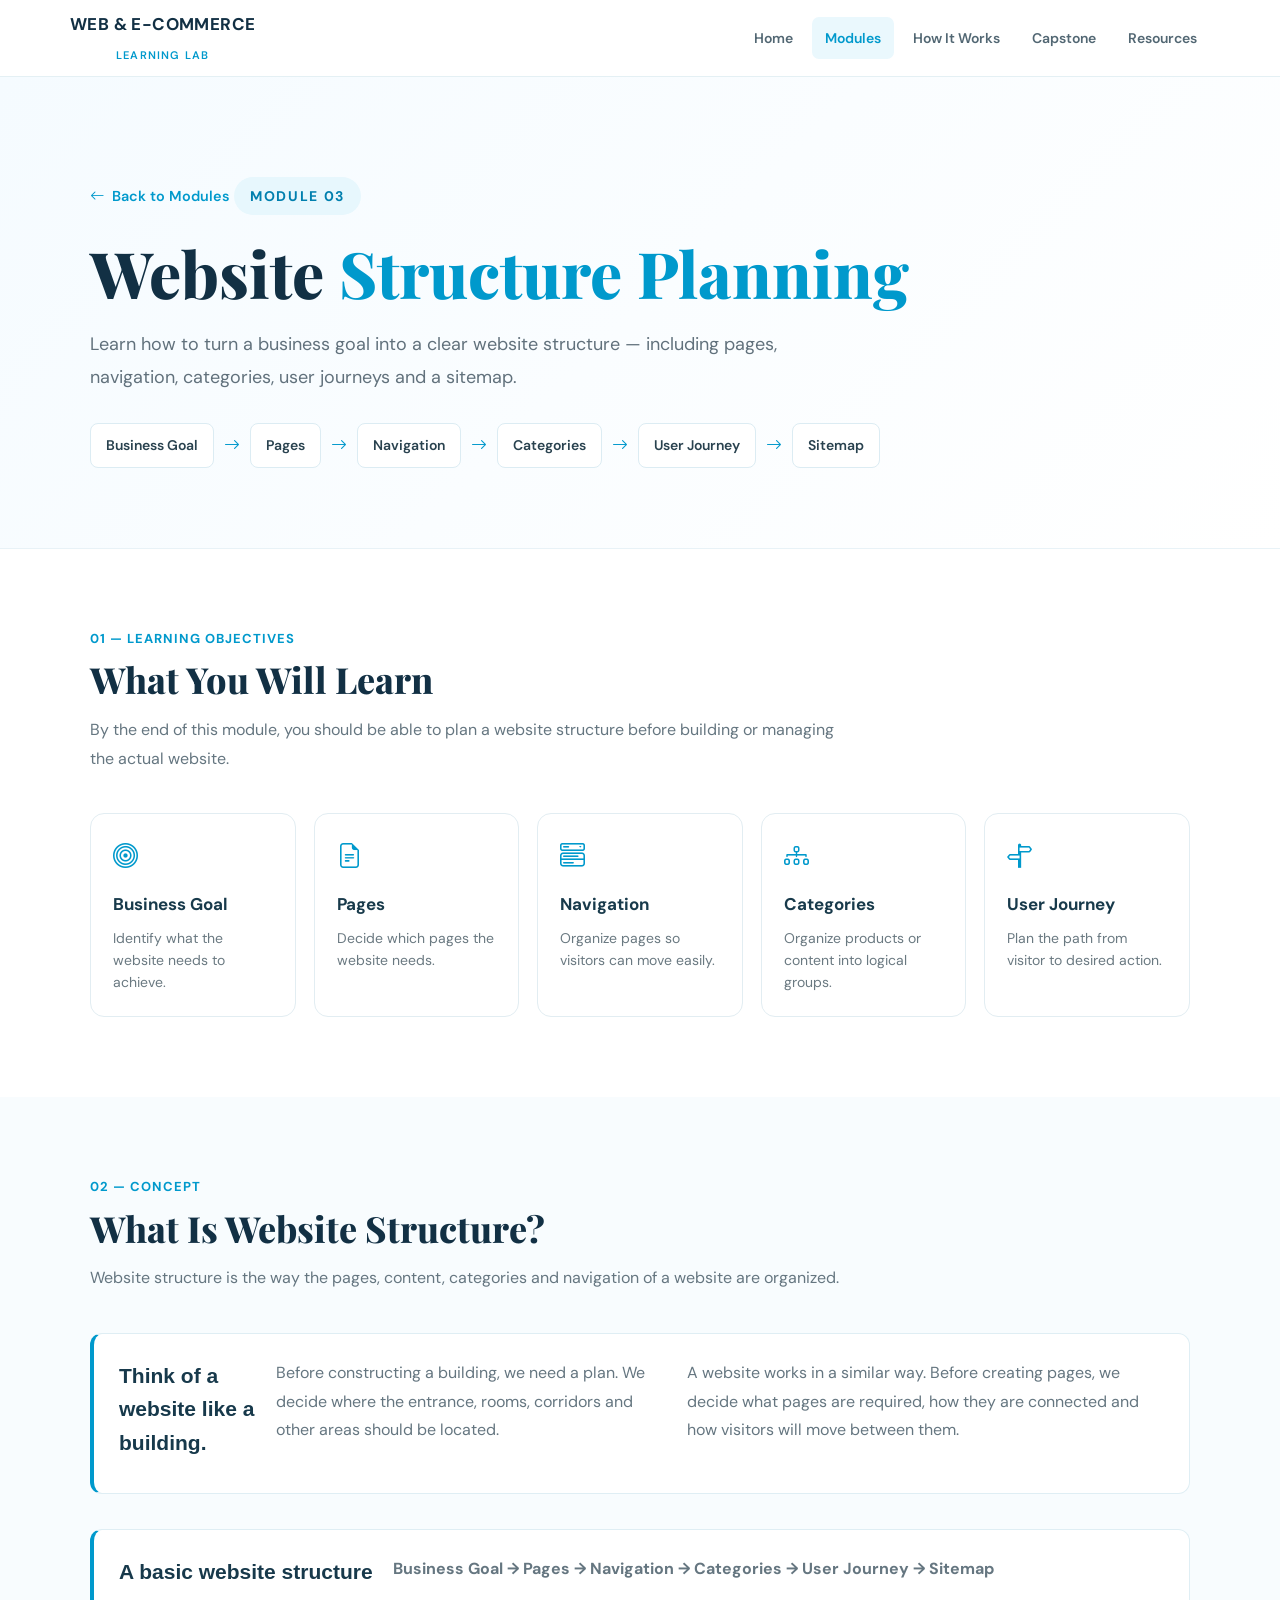
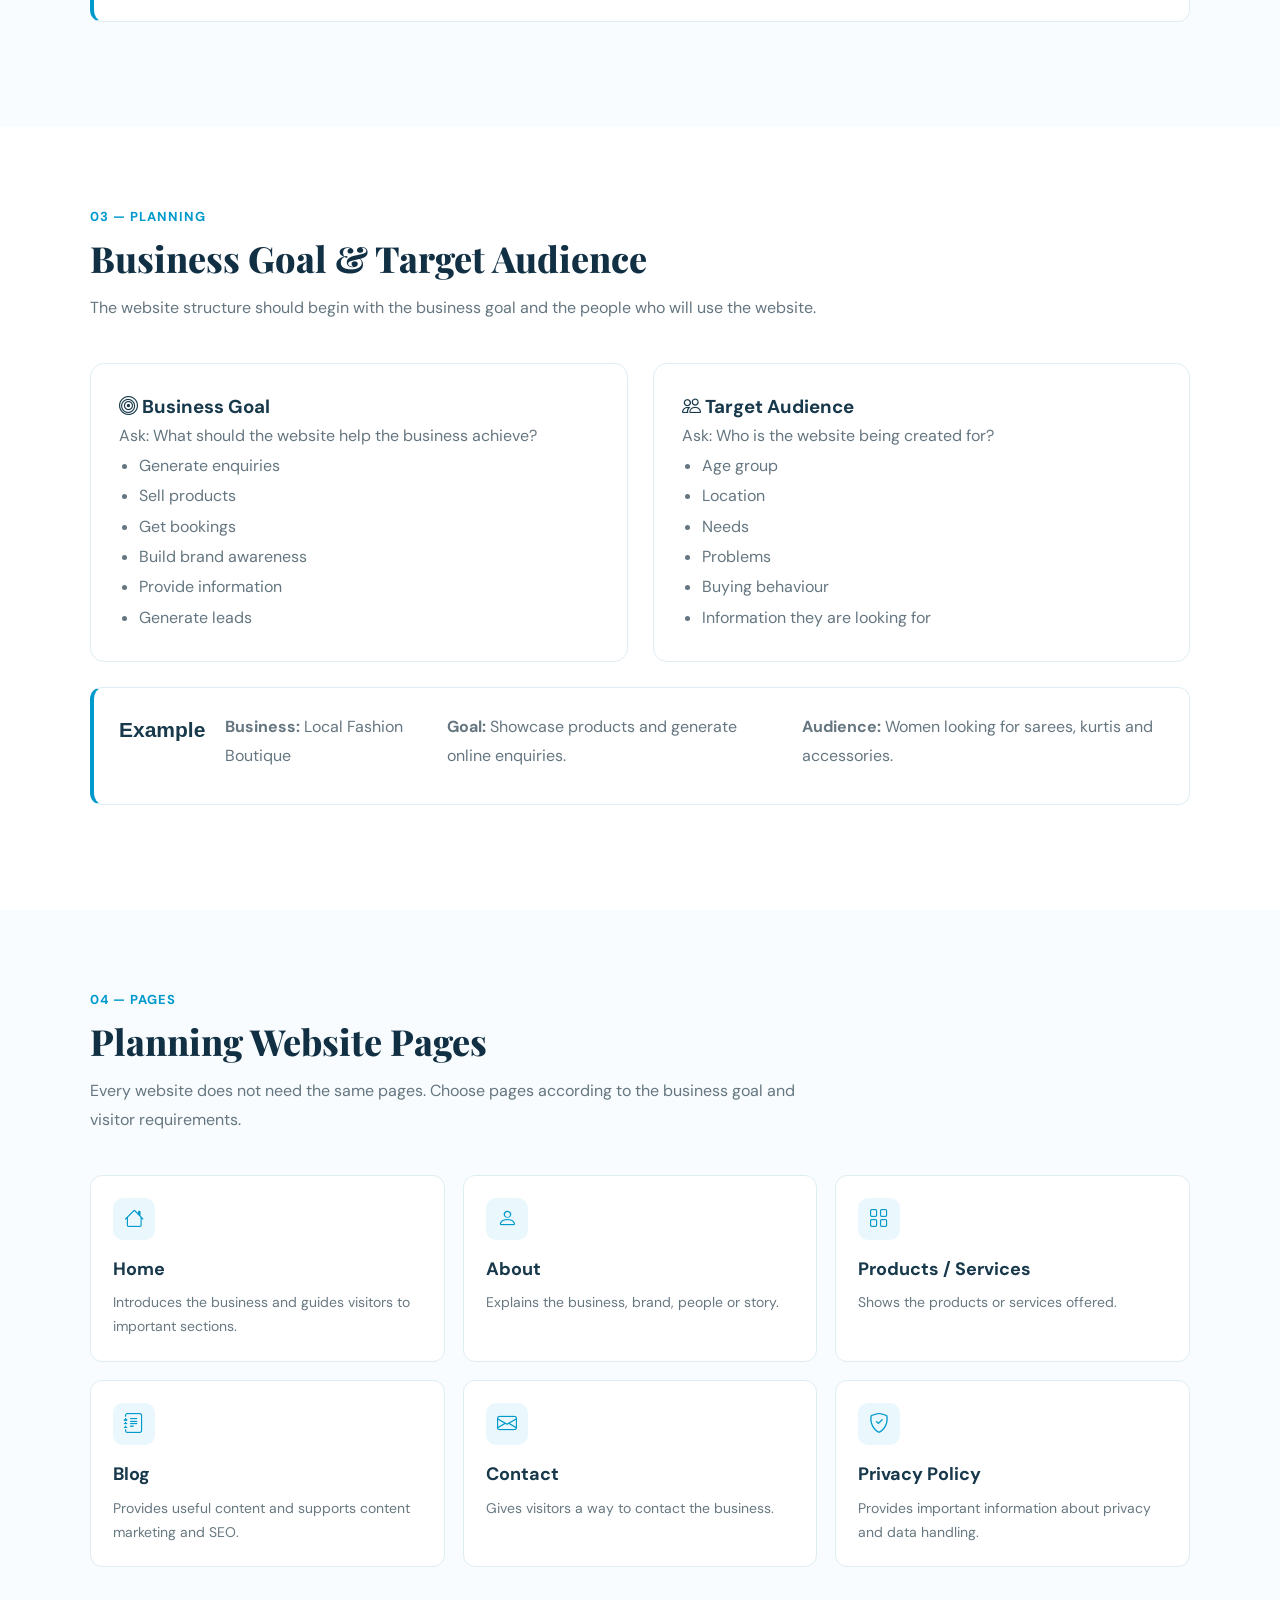
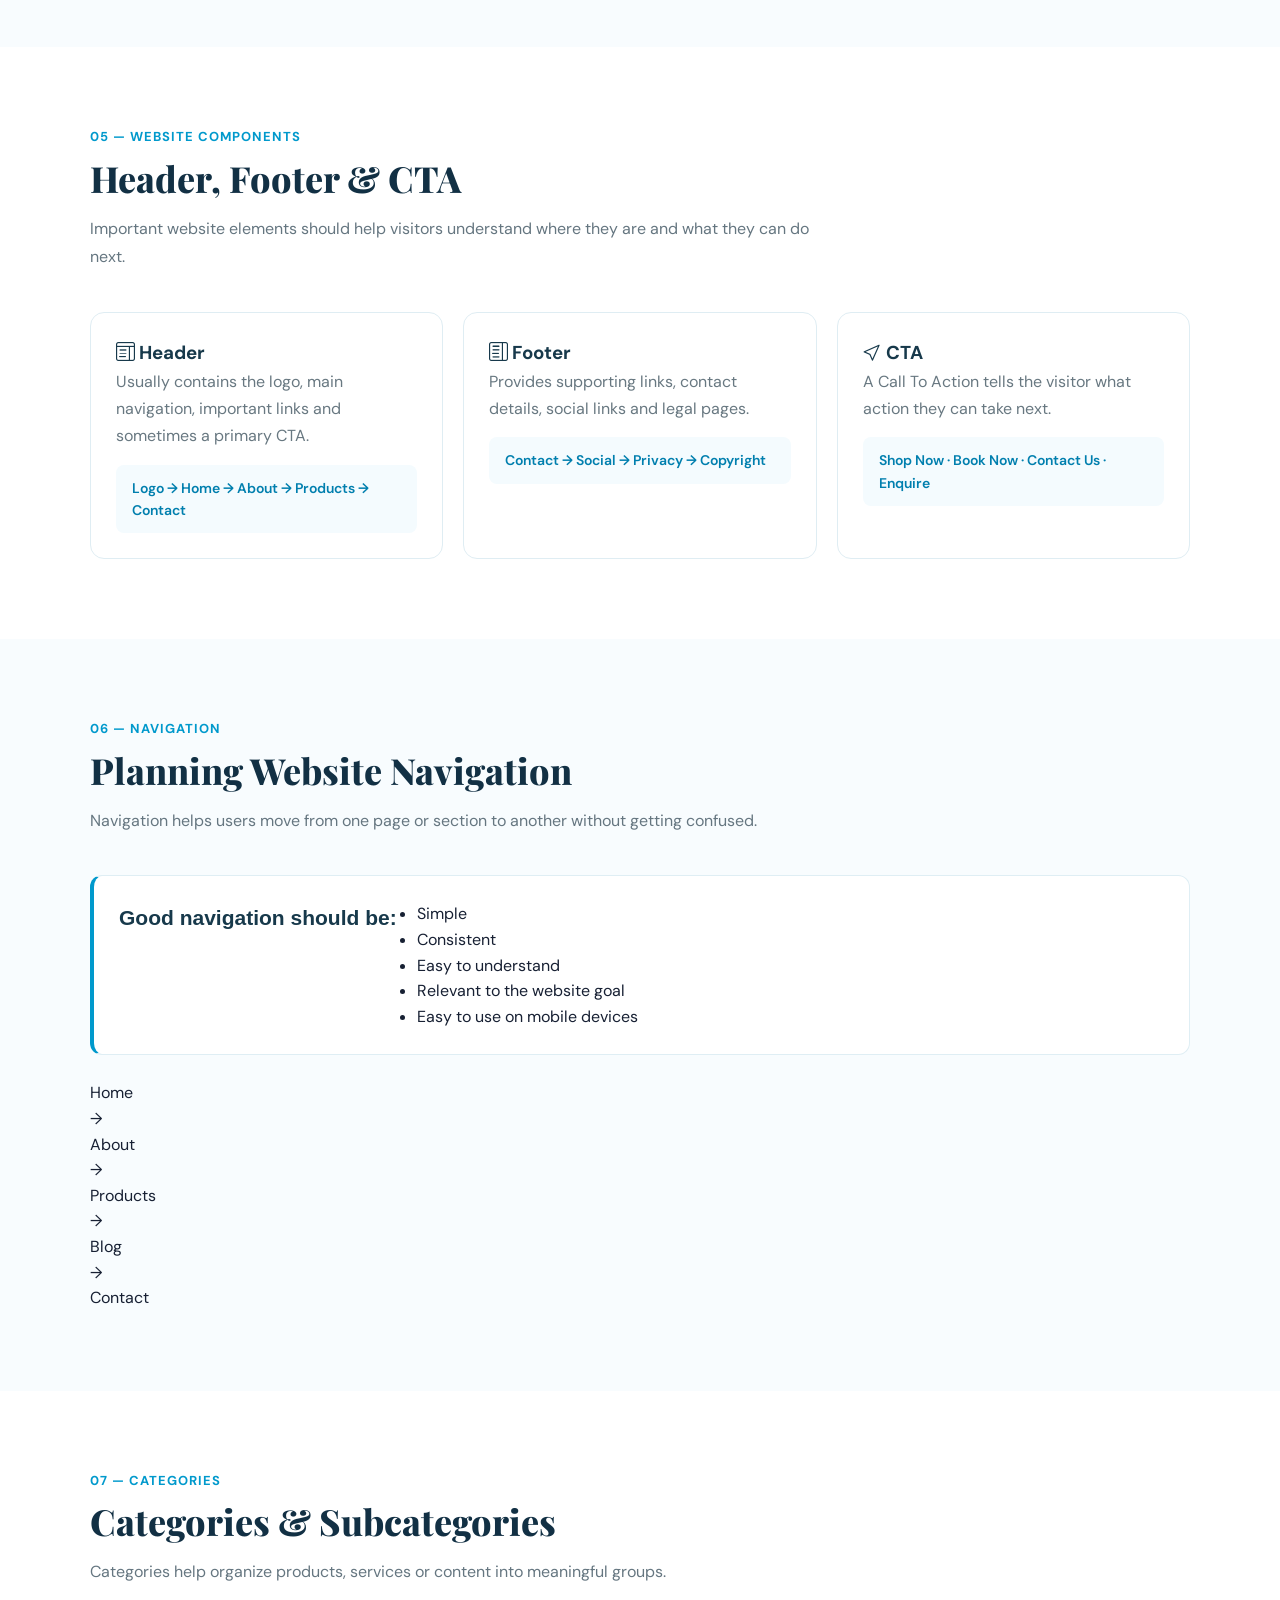
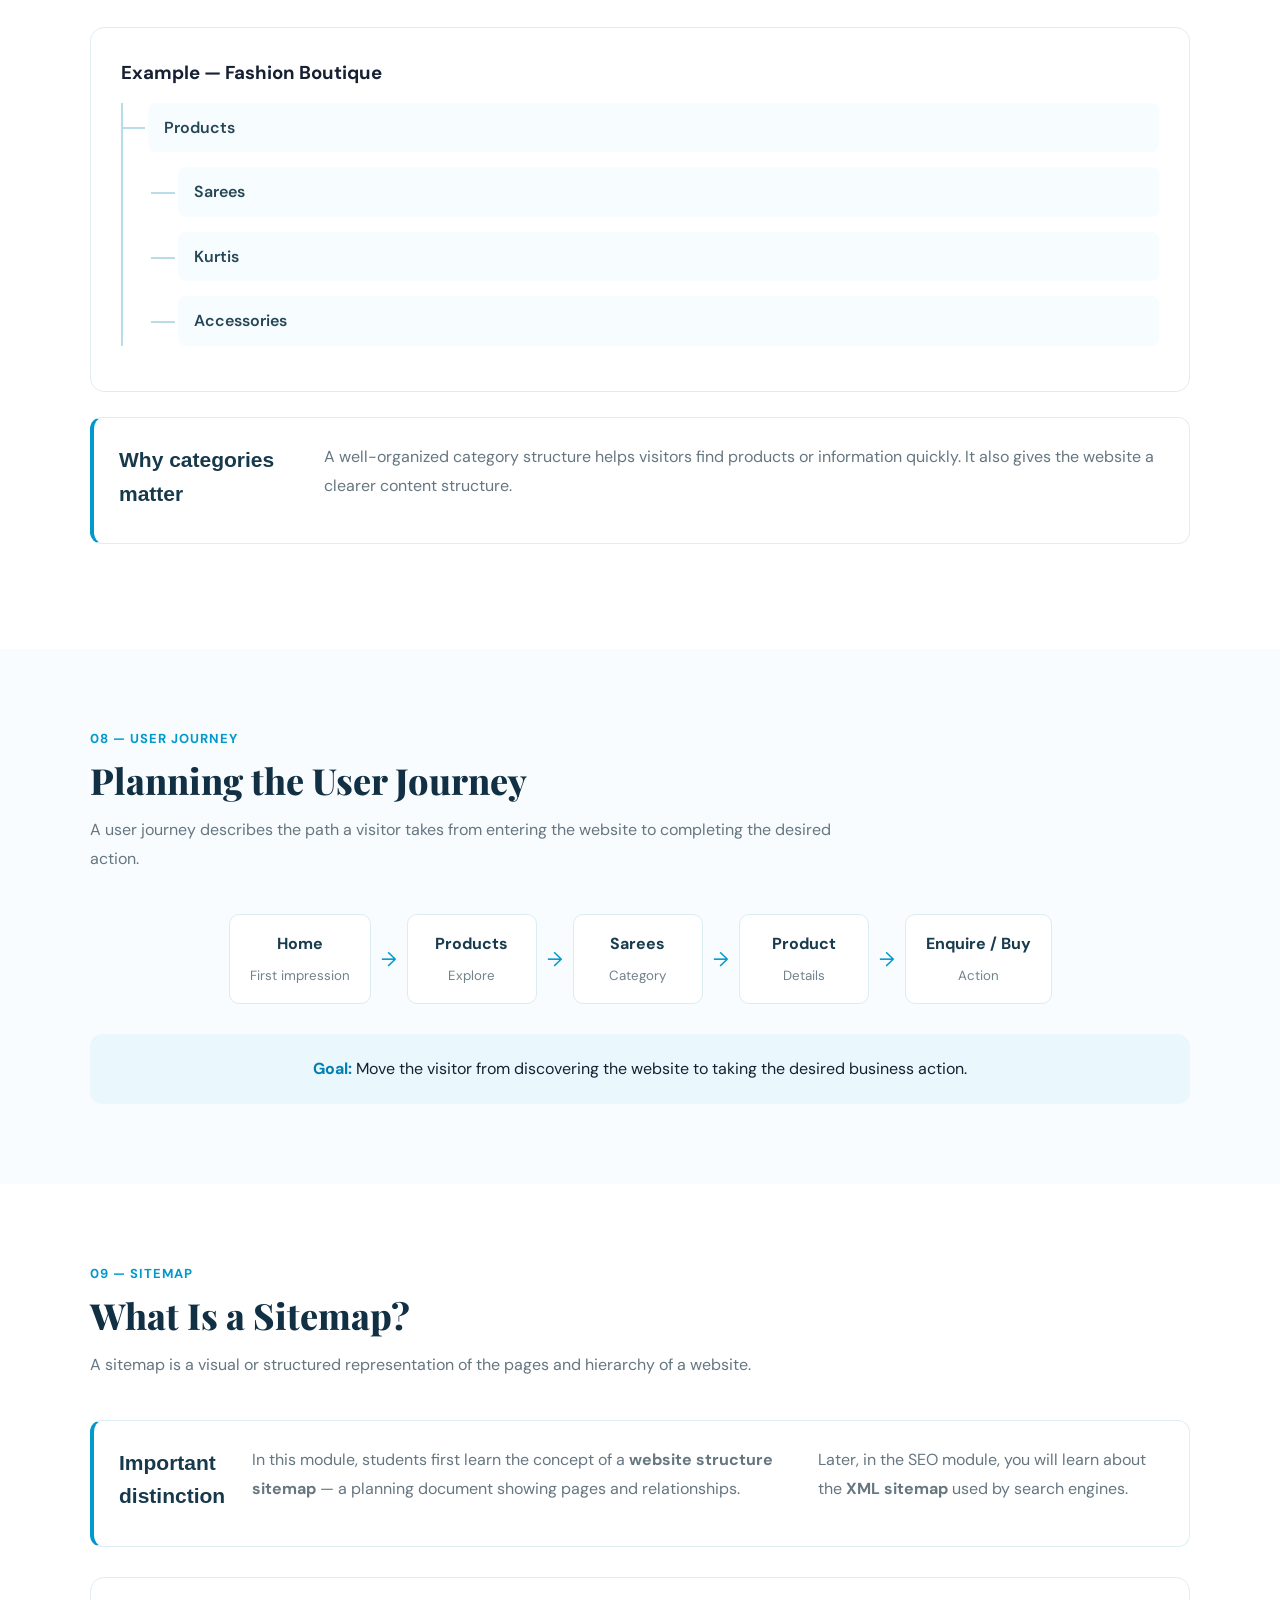
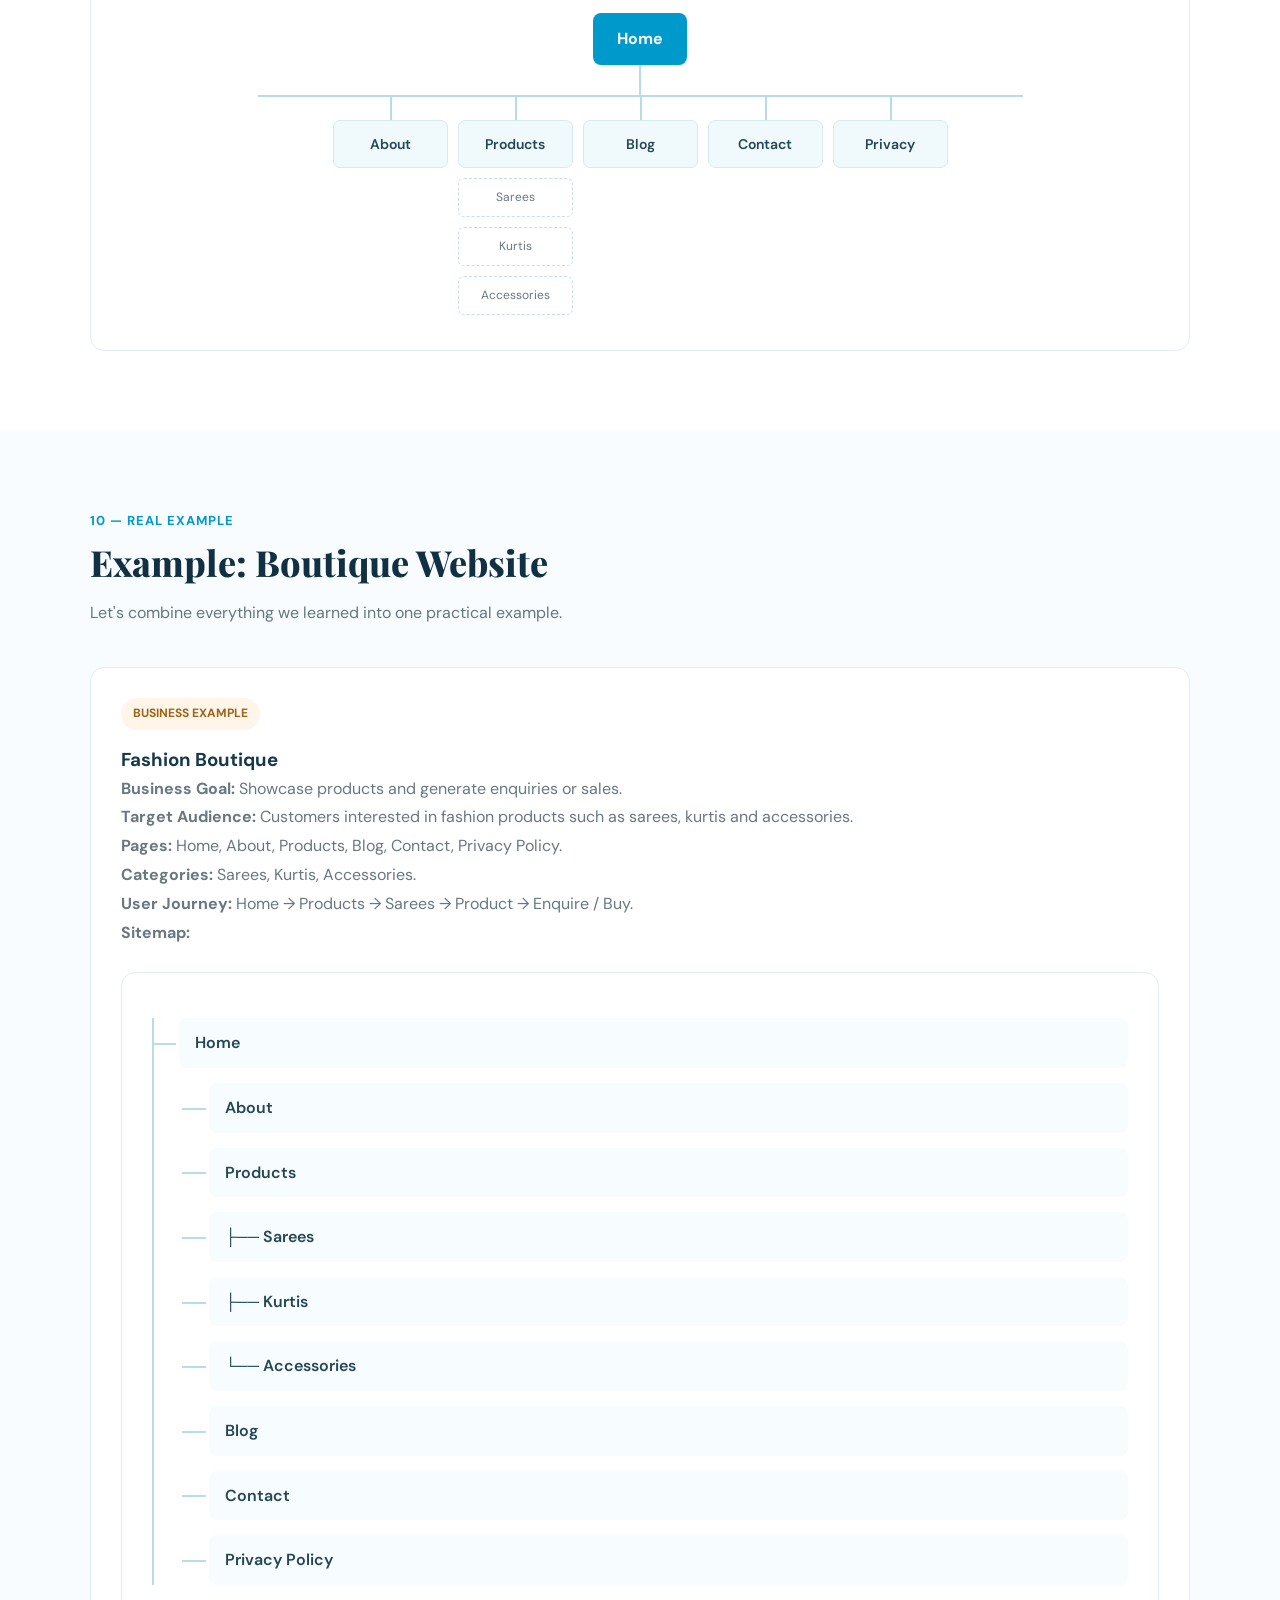
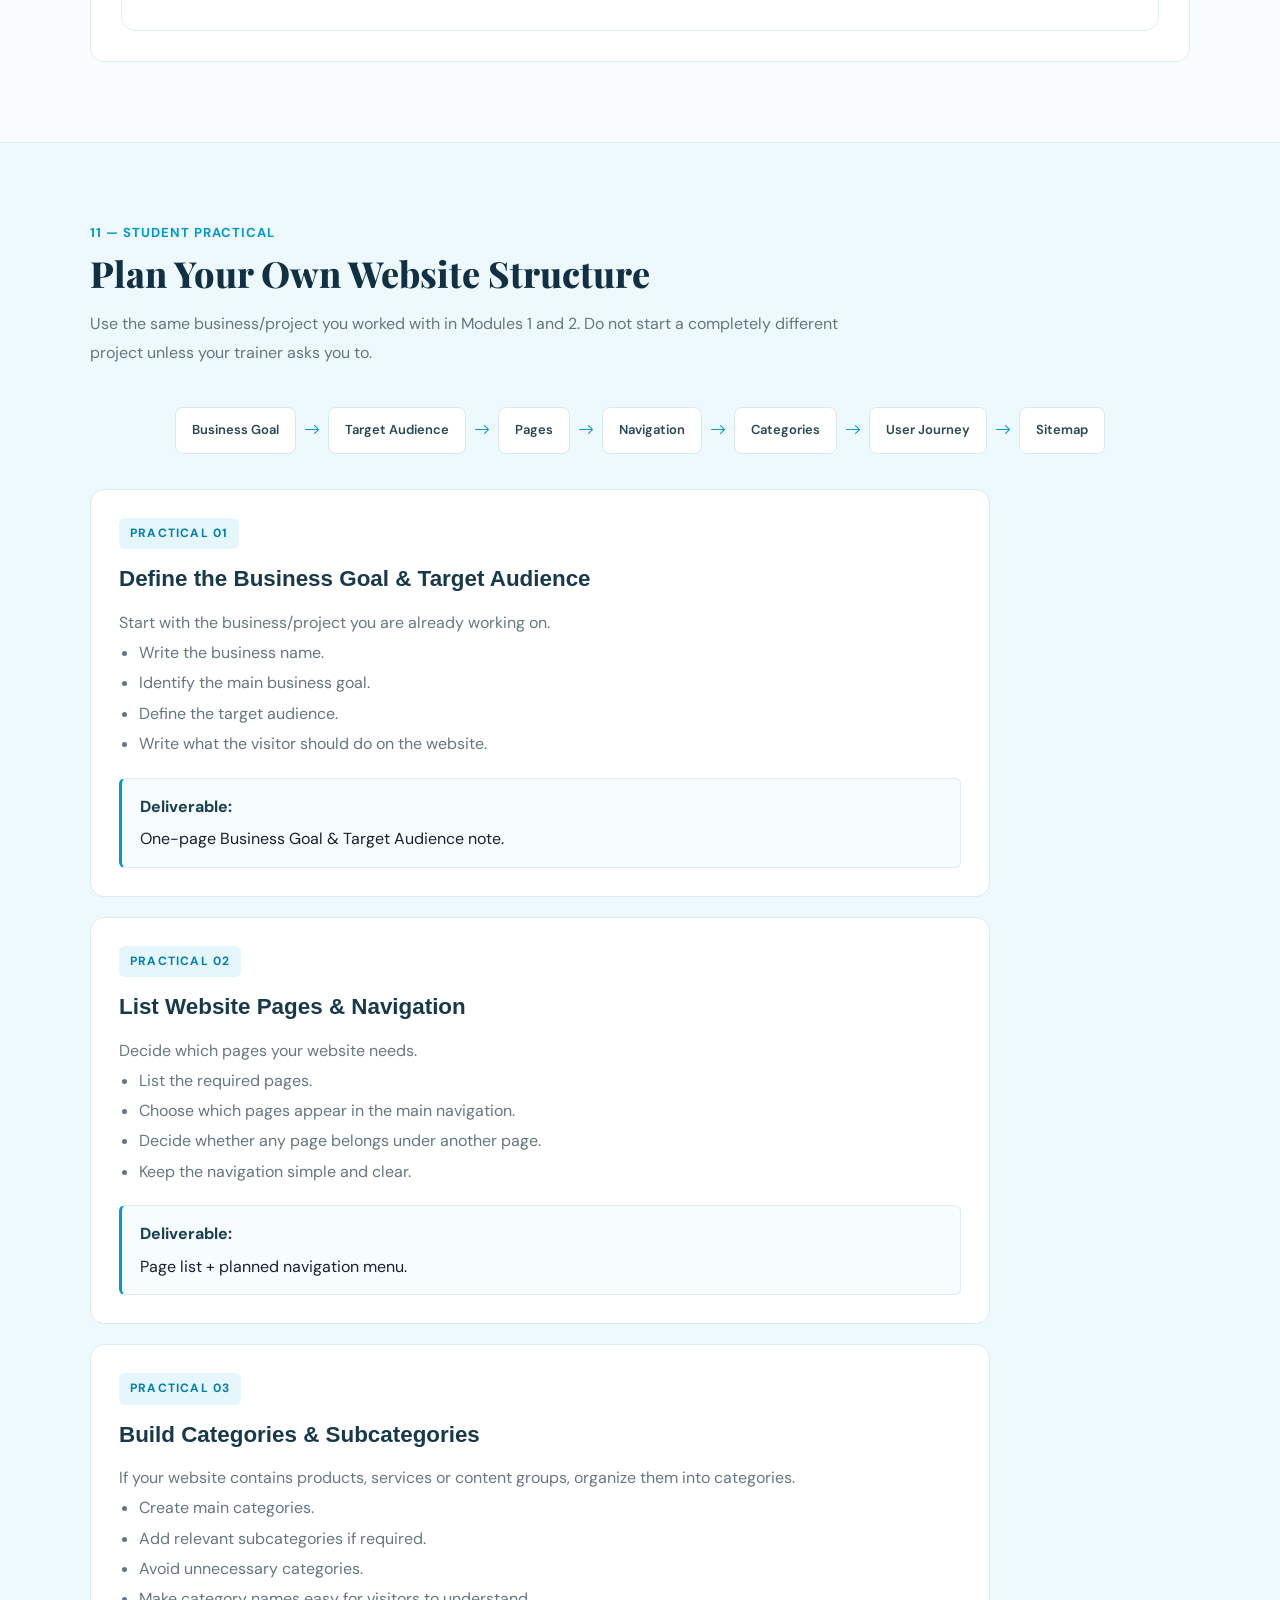
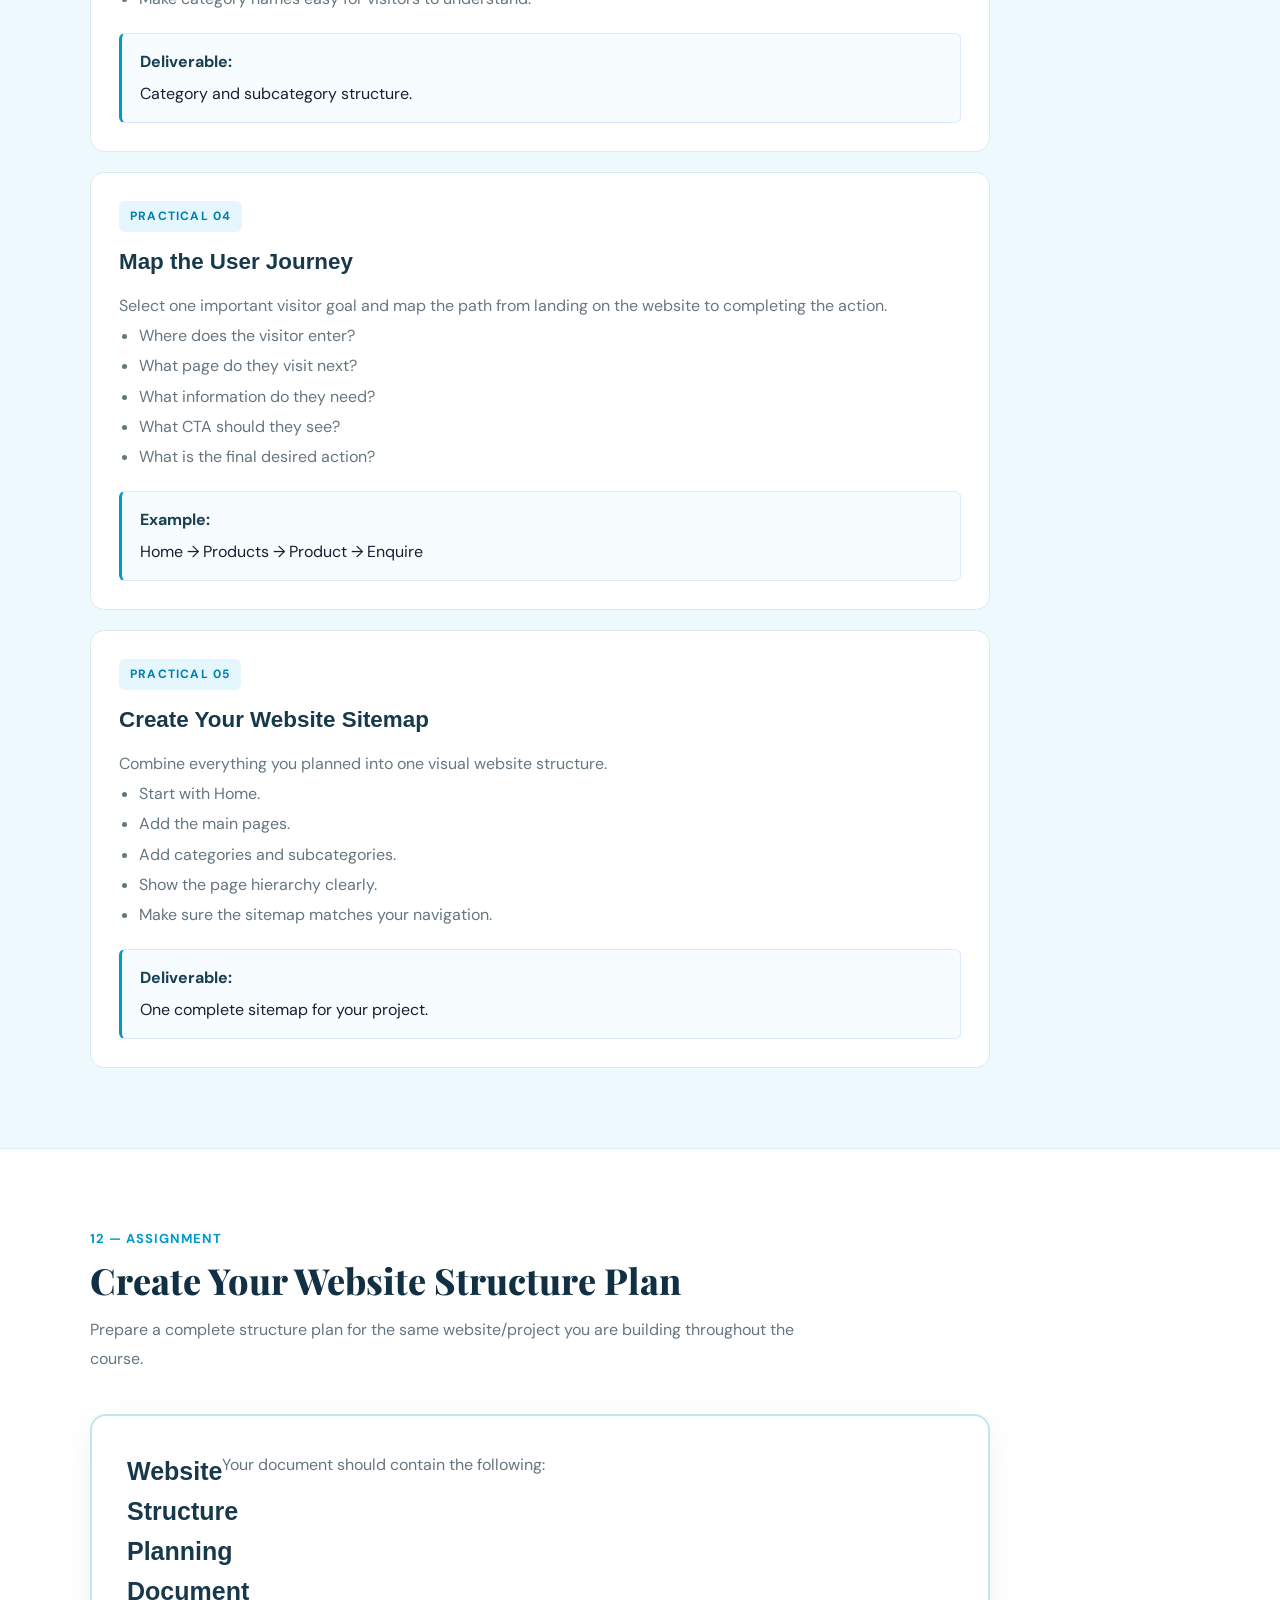
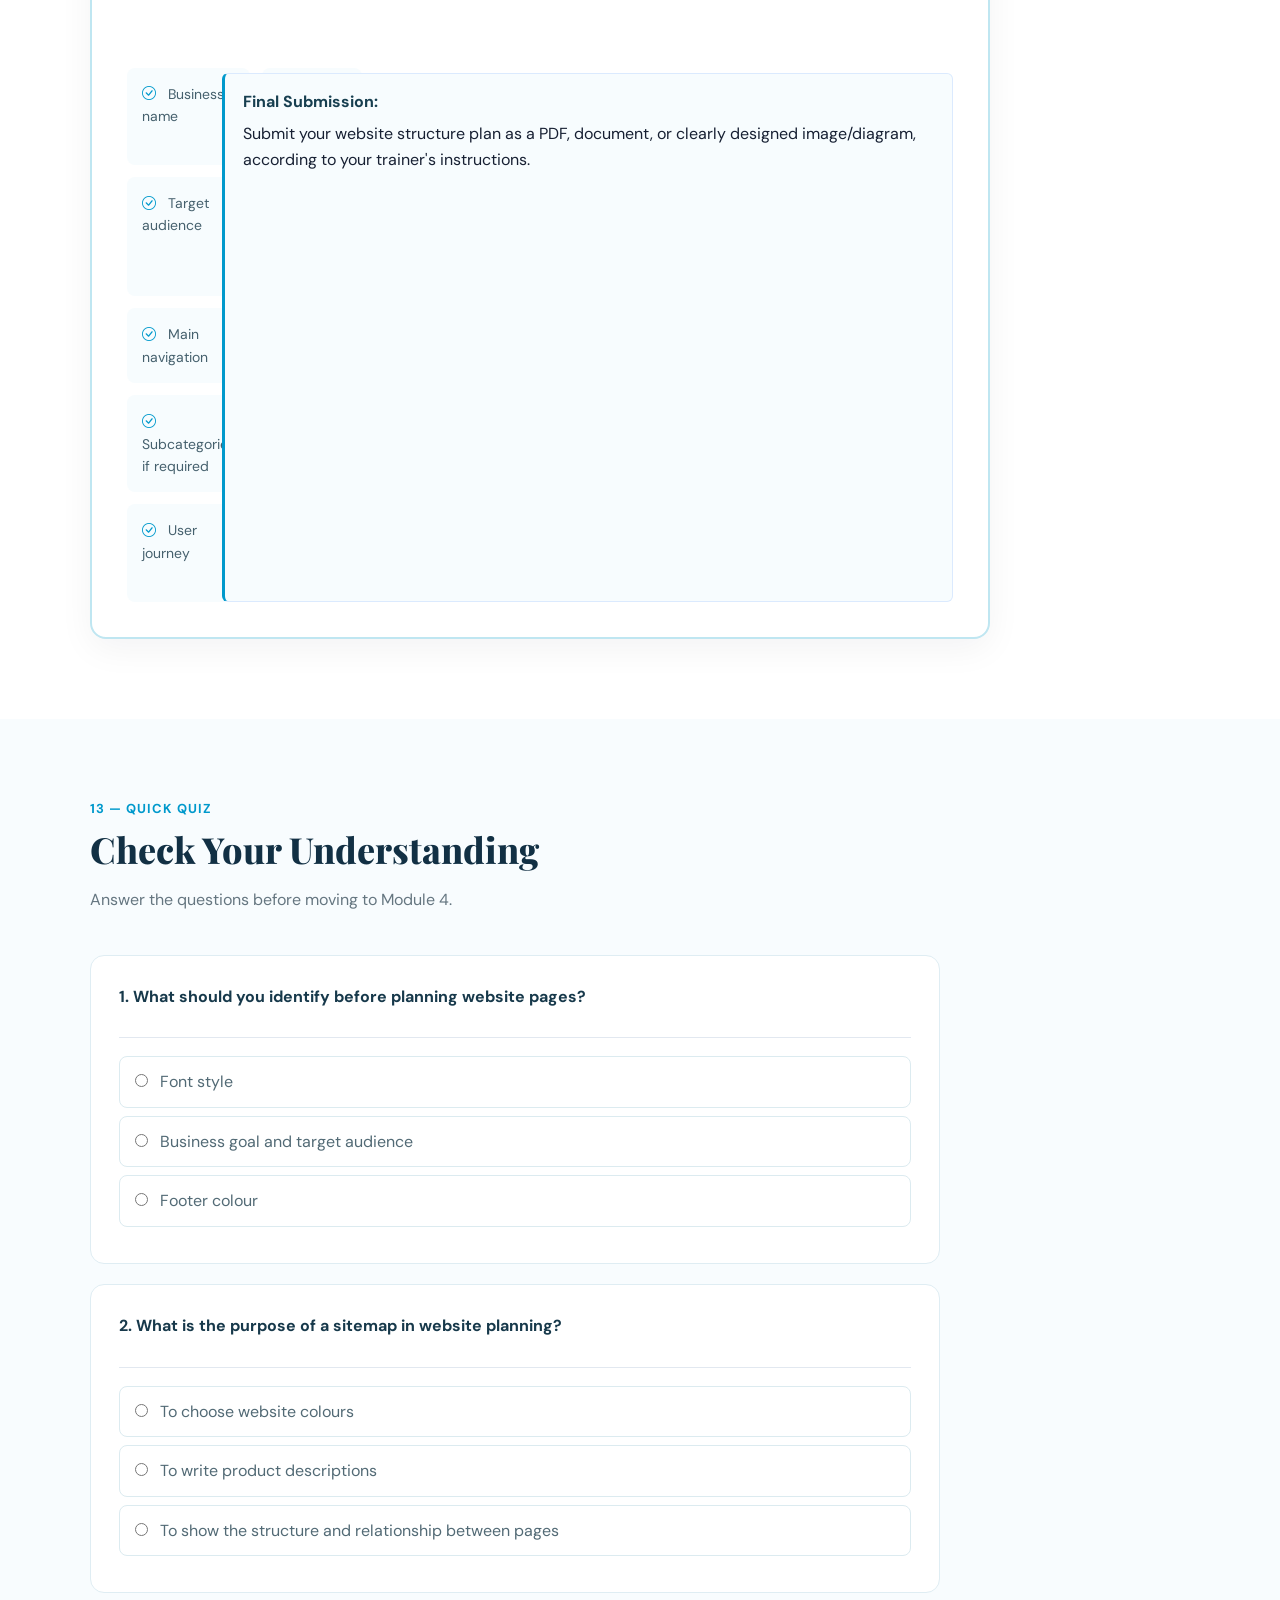
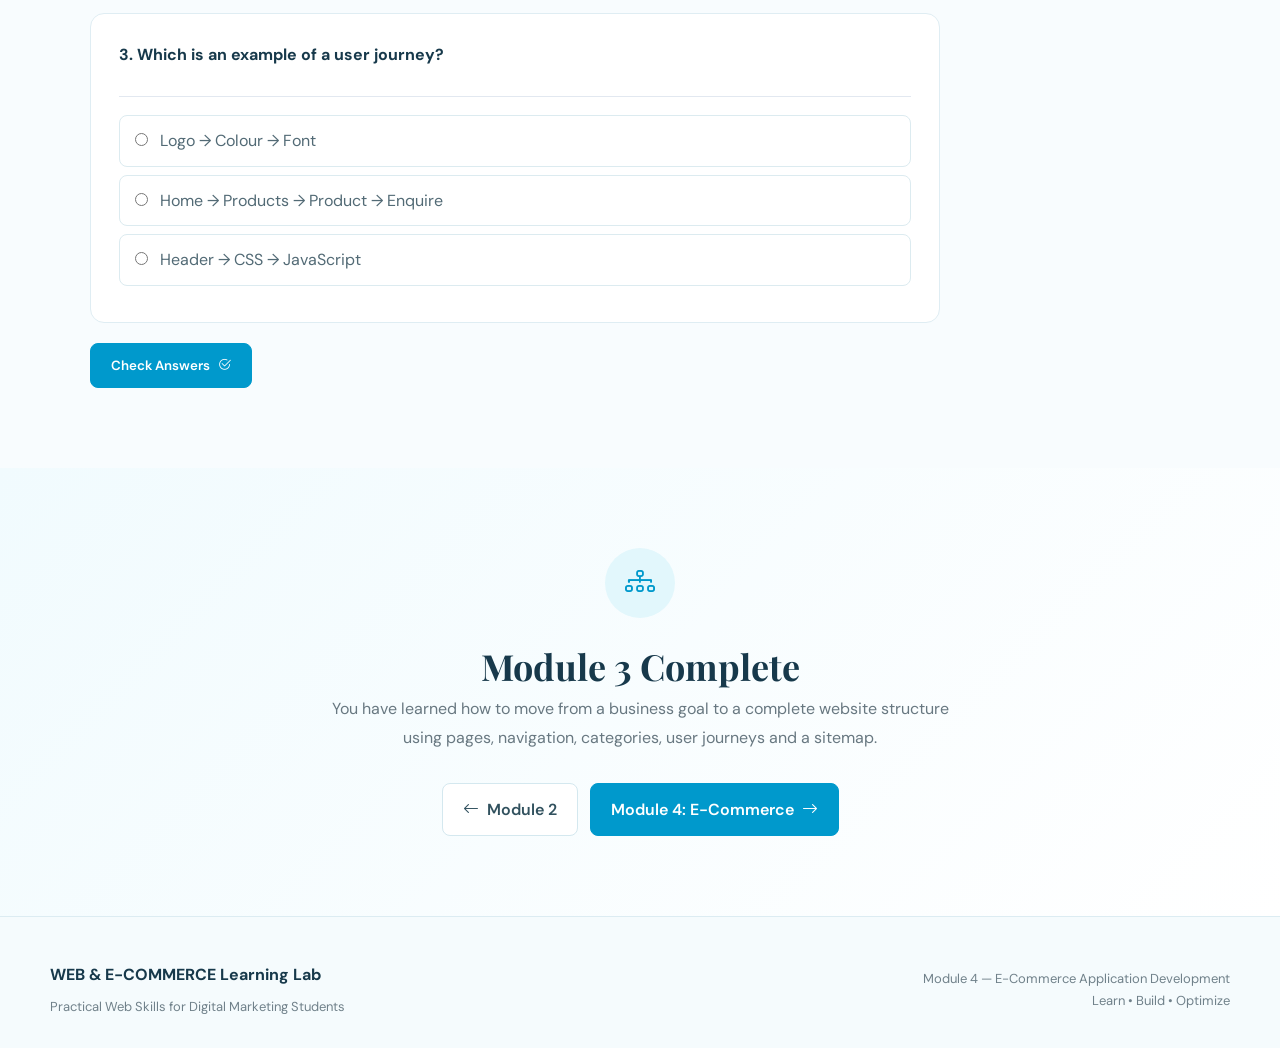
<file: module-3.html>
<!DOCTYPE html>
<html lang="en">

<head>

    <!-- ==========================================
                    BASIC META
    =========================================== -->

    <meta charset="UTF-8">
    <meta name="viewport" content="width=device-width, initial-scale=1.0">

    <title>Module 3 | Website Structure Planning | Web & E-Commerce Lab</title>

    <meta name="description"
        content="Module 3 teaches Digital Marketing students how to plan website structure, pages, navigation, categories, user journeys and sitemaps.">

    <meta name="keywords"
        content="website structure planning, sitemap, navigation, website pages, user journey, digital marketing">

    <!-- ==========================================
                    GOOGLE FONTS
    =========================================== -->

    <link rel="preconnect" href="https://fonts.googleapis.com">
    <link rel="preconnect" href="https://fonts.gstatic.com" crossorigin>

    <link
        href="https://fonts.googleapis.com/css2?family=DM+Sans:wght@400;500;600;700&family=Playfair+Display:wght@600;700&display=swap"
        rel="stylesheet">

    <!-- ==========================================
                    ICONS
    =========================================== -->

    <link
        rel="stylesheet"
        href="https://cdn.jsdelivr.net/npm/bootstrap-icons@1.13.1/font/bootstrap-icons.min.css">

    <!-- ==========================================
                    MAIN CSS
    =========================================== -->

    <link rel="stylesheet" href="mystyle.css">

    <!-- ==========================================
                    MODULE 3 CSS
    =========================================== -->

    <style>

        /* ==========================================
                MODULE HERO
        =========================================== */

        .module-hero {
            padding: 100px 20px 80px;
            background: linear-gradient(135deg, #f5fbff, #ffffff);
            border-bottom: 1px solid #e8f2f7;
        }

        .module-hero-container {
            max-width: 1100px;
            margin: auto;
        }

        .back-link {
            display: inline-flex;
            align-items: center;
            gap: 8px;
            color: #0099cc;
            text-decoration: none;
            font-weight: 600;
            margin-bottom: 30px;
        }

        .back-link:hover {
            text-decoration: underline;
        }

        .module-hero-number {
            display: inline-block;
            padding: 8px 16px;
            border-radius: 30px;
            background: #e7f7fd;
            color: #007fae;
            font-size: 14px;
            font-weight: 700;
            margin-bottom: 20px;
        }

        .module-hero h1 {
            font-family: "Playfair Display", serif;
            font-size: clamp(38px, 6vw, 64px);
            line-height: 1.1;
            margin-bottom: 20px;
            color: #123044;
        }

        .module-hero h1 span {
            color: #0099cc;
        }

        .module-hero p {
            max-width: 750px;
            font-size: 18px;
            line-height: 1.8;
            color: #61717c;
            margin-bottom: 30px;
        }

        .module-flow {
            display: flex;
            flex-wrap: wrap;
            gap: 10px;
            align-items: center;
            margin-top: 30px;
        }

        .module-flow span {
            background: #ffffff;
            border: 1px solid #dcecf3;
            padding: 10px 15px;
            border-radius: 8px;
            color: #29424f;
            font-size: 14px;
            font-weight: 600;
        }

        .module-flow i {
            color: #0099cc;
        }


        /* ==========================================
                GENERAL LESSON SECTION
        =========================================== */

        .lesson-section {
            padding: 80px 20px;
        }

        .lesson-light {
            background: #f8fcfe;
        }

        .lesson-container {
            max-width: 1100px;
            margin: auto;
        }

        .lesson-heading {
            margin-bottom: 40px;
        }

        .lesson-heading small {
            display: block;
            color: #0099cc;
            font-size: 13px;
            font-weight: 700;
            letter-spacing: 1px;
            text-transform: uppercase;
            margin-bottom: 10px;
        }

        .lesson-heading h2 {
            font-family: "Playfair Display", serif;
            color: #123044;
            font-size: 36px;
            margin-bottom: 15px;
        }

        .lesson-heading p {
            max-width: 750px;
            color: #657680;
            line-height: 1.8;
            font-size: 16px;
        }


        /* ==========================================
                CONCEPT BOX
        =========================================== */

        .concept-box {
            background: #ffffff;
            border: 1px solid #dfeef4;
            border-left: 4px solid #0099cc;
            border-radius: 12px;
            padding: 25px;
            margin-bottom: 25px;
        }

        .concept-box h3 {
            margin-top: 0;
            color: #17394b;
            font-size: 21px;
        }

        .concept-box p {
            color: #657680;
            line-height: 1.8;
        }


        /* ==========================================
                OBJECTIVES
        =========================================== */

        .objective-grid {
            display: grid;
            grid-template-columns: repeat(5, 1fr);
            gap: 18px;
        }

        .objective-card {
            background: #ffffff;
            border: 1px solid #e2edf2;
            border-radius: 14px;
            padding: 22px;
        }

        .objective-card i {
            font-size: 25px;
            color: #0099cc;
            margin-bottom: 15px;
            display: block;
        }

        .objective-card h3 {
            font-size: 17px;
            color: #183a4b;
            margin-bottom: 8px;
        }

        .objective-card p {
            font-size: 14px;
            color: #6a7981;
            line-height: 1.6;
            margin: 0;
        }


        /* ==========================================
                GOAL CARDS
        =========================================== */

        .goal-grid {
            display: grid;
            grid-template-columns: repeat(2, 1fr);
            gap: 25px;
        }

        .goal-card {
            background: #ffffff;
            border: 1px solid #dfedf3;
            border-radius: 14px;
            padding: 28px;
        }

        .goal-card h3 {
            color: #17394b;
            margin-top: 0;
        }

        .goal-card p {
            color: #657680;
            line-height: 1.8;
        }

        .goal-card ul {
            padding-left: 20px;
            color: #657680;
            line-height: 1.9;
        }


        /* ==========================================
                PAGE PLANNING
        =========================================== */

        .page-list {
            display: grid;
            grid-template-columns: repeat(3, 1fr);
            gap: 18px;
        }

        .page-card {
            background: #ffffff;
            border: 1px solid #dfedf3;
            border-radius: 12px;
            padding: 22px;
        }

        .page-card .page-icon {
            width: 42px;
            height: 42px;
            display: flex;
            align-items: center;
            justify-content: center;
            background: #eaf8fd;
            color: #0099cc;
            border-radius: 10px;
            margin-bottom: 15px;
            font-size: 20px;
        }

        .page-card h3 {
            margin: 0 0 8px;
            color: #17394b;
            font-size: 18px;
        }

        .page-card p {
            margin: 0;
            color: #687881;
            font-size: 14px;
            line-height: 1.7;
        }


        /* ==========================================
                HEADER FOOTER CTA
        =========================================== */

        .structure-grid {
            display: grid;
            grid-template-columns: repeat(3, 1fr);
            gap: 20px;
        }

        .structure-card {
            background: #ffffff;
            border: 1px solid #dfedf3;
            border-radius: 14px;
            padding: 25px;
        }

        .structure-card h3 {
            color: #17394b;
            margin-top: 0;
        }

        .structure-card p {
            color: #687881;
            line-height: 1.7;
        }

        .cta-example {
            margin-top: 15px;
            padding: 12px 16px;
            background: #f4fbfe;
            border-radius: 8px;
            color: #007fae;
            font-weight: 600;
            font-size: 14px;
        }


        /* ==========================================
        NAVBAR STYLE
========================================== */

.navbar {
    position: sticky;
    top: 0;
    z-index: 1000;
    width: 100%;
    background: rgba(255, 255, 255, 0.96);
    border-bottom: 1px solid #e4f0f4;
    backdrop-filter: blur(12px);
}

.nav-container {
    max-width: 1180px;
    margin: 0 auto;
    padding: 0 20px;
    min-height: 74px;

    display: flex;
    align-items: center;
    justify-content: space-between;
}


/* LOGO */

.logo {
    text-decoration: none;
    color: #123044;

    font-size: 17px;
    font-weight: 700;
    letter-spacing: 0.4px;

    display: flex;
    flex-direction: column;
    line-height: 1.1;
}

.logo span {
    margin-top: 5px;

    color: #0099cc;

    font-size: 11px;
    font-weight: 600;
    letter-spacing: 1.2px;
    text-transform: uppercase;
}


/* NAVIGATION */

.nav-menu {
    list-style: none;

    display: flex;
    align-items: center;

    gap: 6px;

    margin: 0;
    padding: 0;
}

.nav-menu li {
    margin: 0;
}

.nav-menu a {
    position: relative;

    display: inline-flex;
    align-items: center;

    padding: 10px 13px;

    color: #526773;

    text-decoration: none;

    font-size: 14px;
    font-weight: 600;

    border-radius: 7px;

    transition:
        color 0.2s ease,
        background 0.2s ease;
}

.nav-menu a:hover {
    color: #0099cc;
    background: #f0f9fc;
}

.nav-menu a.active {
    color: #0099cc;
    background: #eaf8fd;
}


/* MOBILE MENU BUTTON */

.menu-toggle {
    display: none;

    width: 42px;
    height: 42px;

    border: 1px solid #d9eaf0;
    border-radius: 8px;

    background: #ffffff;

    color: #17394b;

    font-size: 22px;

    cursor: pointer;
}

.menu-toggle:hover {
    background: #f0f9fc;
    color: #0099cc;
}

        /* ==========================================
        FOOTER STYLE
========================================== */

footer {
    background: #f5fbfd;
    border-top: 1px solid #dcecf2;
    padding: 45px 20px 30px;
}

.footer-container {
    max-width: 1180px;
    margin: 0 auto;

    display: flex;
    align-items: center;
    justify-content: space-between;

    gap: 30px;
}

.footer-container strong {
    display: block;

    color: #17394b;

    font-size: 16px;
    font-weight: 700;

    margin-bottom: 8px;
}

.footer-container p {
    margin: 0;

    color: #70818a;

    font-size: 13px;
    line-height: 1.7;
}


/* FOOTER RIGHT TEXT */

.footer-container > div:last-child {
    text-align: right;
}


/* ==========================================
        NAVBAR + FOOTER RESPONSIVE
========================================== */

@media (max-width: 900px) {

    .nav-menu {
        position: absolute;

        top: 74px;
        left: 0;
        right: 0;

        display: none;

        flex-direction: column;
        align-items: stretch;

        padding: 15px 20px 20px;

        background: #ffffff;

        border-bottom: 1px solid #e4f0f4;

        box-shadow: 0 8px 20px rgba(25, 70, 90, 0.06);
    }

    .nav-menu.active {
        display: flex;
    }

    .nav-menu a {
        width: 100%;

        padding: 13px 15px;
    }

    .menu-toggle {
        display: flex;

        align-items: center;
        justify-content: center;
    }

    .footer-container {
        flex-direction: column;
        align-items: flex-start;
    }

    .footer-container > div:last-child {
        text-align: left;
    }

}


@media (max-width: 500px) {

    .nav-container {
        min-height: 68px;
        padding: 0 15px;
    }

    .nav-menu {
        top: 68px;
    }

    .logo {
        font-size: 15px;
    }

    .logo span {
        font-size: 10px;
    }

    footer {
        padding: 35px 18px 25px;
    }

}

        /* ==========================================
                CATEGORY TREE
        =========================================== */

        .category-box {
            background: #ffffff;
            border: 1px solid #dfedf3;
            border-radius: 14px;
            padding: 30px;
            margin-top: 25px;
        }

        .category-tree {
            border-left: 2px solid #b9dce9;
            padding-left: 25px;
        }

        .category-level {
            position: relative;
            margin: 15px 0;
            padding: 12px 16px;
            background: #f7fcfe;
            border-radius: 8px;
            color: #244655;
            font-weight: 600;
        }

        .category-level::before {
            content: "";
            position: absolute;
            left: -27px;
            top: 50%;
            width: 24px;
            height: 2px;
            background: #b9dce9;
        }

        .category-level.child {
            margin-left: 30px;
        }


        /* ==========================================
                USER JOURNEY
        =========================================== */

        .journey-flow {
            display: flex;
            flex-wrap: wrap;
            align-items: center;
            justify-content: center;
            gap: 10px;
            margin-top: 35px;
        }

        .journey-step {
            padding: 16px 20px;
            background: #ffffff;
            border: 1px solid #dcecf3;
            border-radius: 10px;
            text-align: center;
            min-width: 130px;
        }

        .journey-step strong {
            display: block;
            color: #183b4d;
            margin-bottom: 5px;
        }

        .journey-step small {
            color: #71828b;
        }

        .journey-arrow {
            color: #0099cc;
            font-size: 20px;
        }

        .conversion-box {
            margin-top: 30px;
            padding: 22px;
            background: #eaf8fd;
            border-radius: 12px;
            text-align: center;
        }

        .conversion-box strong {
            color: #007fae;
        }


        /* ==========================================
                SITEMAP
        =========================================== */

        .sitemap-wrapper {
            background: #ffffff;
            border: 1px solid #dfeef4;
            border-radius: 14px;
            padding: 35px;
            margin-top: 30px;
            overflow-x: auto;
        }

        .sitemap-tree {
            min-width: 650px;
            max-width: 850px;
            margin: auto;
        }

        .sitemap-root {
            width: fit-content;
            margin: auto;
            padding: 13px 24px;
            background: #0099cc;
            color: #ffffff;
            border-radius: 8px;
            font-weight: 700;
        }

        .sitemap-line {
            width: 2px;
            height: 30px;
            background: #b7dbe7;
            margin: auto;
        }

        .sitemap-main {
            display: flex;
            justify-content: center;
            gap: 10px;
            position: relative;
            margin-top: 0;
        }

        .sitemap-main::before {
            content: "";
            position: absolute;
            top: 0;
            left: 5%;
            right: 5%;
            height: 2px;
            background: #b7dbe7;
        }

        .sitemap-column {
            position: relative;
            padding-top: 25px;
            min-width: 115px;
        }

        .sitemap-column::before {
            content: "";
            position: absolute;
            top: 0;
            left: 50%;
            width: 2px;
            height: 25px;
            background: #b7dbe7;
        }

        .sitemap-node {
            padding: 12px 15px;
            background: #f0f9fc;
            border: 1px solid #d6eaf1;
            border-radius: 7px;
            text-align: center;
            font-size: 14px;
            font-weight: 600;
            color: #244655;
        }

        .sitemap-child {
            margin-top: 10px;
            padding: 9px 10px;
            background: #ffffff;
            border: 1px dashed #c7dfe7;
            border-radius: 6px;
            font-size: 12px;
            text-align: center;
            color: #687881;
        }


        /* ==========================================
                BOUTIQUE EXAMPLE
        =========================================== */

        .example-label {
            display: inline-block;
            padding: 6px 12px;
            border-radius: 20px;
            background: #fff5e8;
            color: #9a651b;
            font-size: 12px;
            font-weight: 700;
            margin-bottom: 15px;
        }

        .example-card {
            background: #ffffff;
            border: 1px solid #dfedf3;
            border-radius: 14px;
            padding: 30px;
        }

        .example-card h3 {
            color: #17394b;
            margin-top: 0;
        }

        .example-card p {
            color: #687881;
            line-height: 1.8;
        }


        /* ==========================================
                PRACTICAL
        =========================================== */

        .practical-section {
            background: #eef9fd;
            border-top: 1px solid #dceff5;
            border-bottom: 1px solid #dceff5;
        }

        .practical-card {
            background: #ffffff;
            border: 1px solid #d9eaf0;
            border-radius: 14px;
            padding: 28px;
            margin-bottom: 20px;
        }

        .practical-number {
            display: inline-block;
            padding: 6px 11px;
            background: #e5f7fc;
            color: #007fae;
            border-radius: 6px;
            font-size: 12px;
            font-weight: 700;
            margin-bottom: 12px;
        }

        .practical-card h3 {
            color: #17394b;
            margin: 0 0 12px;
        }

        .practical-card p {
            color: #687881;
            line-height: 1.8;
        }

        .practical-card ul {
            color: #657680;
            line-height: 1.9;
            padding-left: 20px;
        }

        .deliverable-box {
            background: #f7fcfe;
            border-left: 3px solid #0099cc;
            padding: 15px 18px;
            margin-top: 18px;
            border-radius: 6px;
        }

        .deliverable-box strong {
            color: #173f50;
        }


        /* ==========================================
                PRACTICAL FLOW
        =========================================== */

        .practical-flow {
            display: flex;
            flex-wrap: wrap;
            align-items: center;
            justify-content: center;
            gap: 8px;
            margin: 35px 0;
        }

        .practical-flow-item {
            padding: 12px 16px;
            background: #ffffff;
            border: 1px solid #d8eaf0;
            border-radius: 8px;
            font-size: 13px;
            font-weight: 600;
            color: #294655;
        }

        .practical-flow i {
            color: #0099cc;
        }


        /* ==========================================
                ASSIGNMENT
        =========================================== */

        .assignment-card {
            background: #ffffff;
            border: 2px solid #bfe6f1;
            border-radius: 16px;
            padding: 35px;
        }

        .assignment-card h3 {
            color: #17394b;
            font-size: 25px;
            margin-top: 0;
        }

        .assignment-card p {
            color: #657680;
            line-height: 1.8;
        }

        .assignment-list {
            display: grid;
            grid-template-columns: repeat(2, 1fr);
            gap: 12px;
            margin-top: 20px;
        }

        .assignment-item {
            padding: 15px;
            background: #f7fcfe;
            border-radius: 8px;
            color: #45606d;
            font-size: 14px;
        }

        .assignment-item i {
            color: #0099cc;
            margin-right: 8px;
        }


        /* ==========================================
                QUIZ
        =========================================== */

        .quiz-card {
            background: #ffffff;
            border: 1px solid #dfedf3;
            border-radius: 14px;
            padding: 28px;
            margin-bottom: 20px;
        }

        .quiz-question {
            color: #17394b;
            font-weight: 700;
            margin-bottom: 18px;
        }

        .quiz-option {
            display: block;
            padding: 12px 15px;
            border: 1px solid #dcebf0;
            border-radius: 8px;
            margin-bottom: 8px;
            cursor: pointer;
            color: #526a75;
            transition: 0.2s ease;
        }

        .quiz-option:hover {
            background: #f4fbfd;
            border-color: #9ed8e8;
        }

        .quiz-option input {
            margin-right: 8px;
        }

        .quiz-result {
            margin-top: 15px;
            font-weight: 600;
            display: none;
        }


        /* ==========================================
                MODULE COMPLETE
        =========================================== */

        .module-complete {
            text-align: center;
            background: linear-gradient(135deg, #f1fbfe, #ffffff);
        }

        .complete-icon {
            width: 70px;
            height: 70px;
            display: flex;
            align-items: center;
            justify-content: center;
            margin: 0 auto 20px;
            background: #e2f7fc;
            color: #0099cc;
            border-radius: 50%;
            font-size: 30px;
        }

        .module-complete h2 {
            font-family: "Playfair Display", serif;
            color: #17394b;
            font-size: 36px;
        }

        .module-complete p {
            max-width: 650px;
            margin: 0 auto 30px;
            color: #687881;
            line-height: 1.8;
        }

        .module-buttons {
            display: flex;
            justify-content: center;
            flex-wrap: wrap;
            gap: 12px;
        }

        .module-btn {
            display: inline-flex;
            align-items: center;
            gap: 8px;
            padding: 13px 20px;
            border-radius: 8px;
            text-decoration: none;
            font-weight: 600;
            border: 1px solid #d4e8ef;
            color: #31515e;
            background: #ffffff;
        }

        .module-btn.primary {
            background: #0099cc;
            color: #ffffff;
            border-color: #0099cc;
        }


        /* ==========================================
                RESPONSIVE
        =========================================== */

        @media (max-width: 1000px) {

            .objective-grid {
                grid-template-columns: repeat(3, 1fr);
            }

            .page-list {
                grid-template-columns: repeat(2, 1fr);
            }

            .structure-grid {
                grid-template-columns: 1fr;
            }

        }


        @media (max-width: 768px) {

            .module-hero {
                padding: 70px 20px 60px;
            }

            .lesson-section {
                padding: 60px 20px;
            }

            .objective-grid,
            .goal-grid,
            .page-list,
            .assignment-list {
                grid-template-columns: 1fr;
            }

            .module-flow {
                align-items: flex-start;
                flex-direction: column;
            }

            .module-flow i {
                transform: rotate(90deg);
            }

            .journey-flow {
                flex-direction: column;
            }

            .journey-arrow {
                transform: rotate(90deg);
            }

            .sitemap-wrapper {
                padding: 20px;
            }

            .sitemap-main {
                justify-content: flex-start;
            }

        }

    </style>

</head>


<body>


    <!-- ==========================================
                    HEADER
    =========================================== -->

    <header>

        <nav class="navbar">

            <div class="nav-container">

                <a href="index.html" class="logo">
                    WEB & E-COMMERCE
                    <span>Learning Lab</span>
                </a>


                <button
                    class="menu-toggle"
                    id="menuToggle"
                    aria-label="Open navigation menu">

                    <i class="bi bi-list"></i>

                </button>


                <ul class="nav-menu" id="navMenu">

                    <li>
                        <a href="index.html">Home</a>
                    </li>

                    <li>
                        <a href="modules.html" class="active">Modules</a>
                    </li>

                    <li>
                        <a href="index.html#how-it-works">How It Works</a>
                    </li>

                    <li>
                        <a href="index.html#capstone">Capstone</a>
                    </li>

                    <li>
                        <a href="index.html#resources">Resources</a>
                    </li>

                </ul>

            </div>

        </nav>

    </header>


    <!-- ==========================================
                    MODULE HERO
    =========================================== -->

    <section class="module-hero">

        <div class="module-hero-container">

            <a href="modules.html" class="back-link">
                <i class="bi bi-arrow-left"></i>
                Back to Modules
            </a>

            <div class="module-hero-number">
                MODULE 03
            </div>

            <h1>
                Website
                <span>Structure Planning</span>
            </h1>

            <p>
                Learn how to turn a business goal into a clear website
                structure — including pages, navigation, categories,
                user journeys and a sitemap.
            </p>


            <div class="module-flow">

                <span>Business Goal</span>

                <i class="bi bi-arrow-right"></i>

                <span>Pages</span>

                <i class="bi bi-arrow-right"></i>

                <span>Navigation</span>

                <i class="bi bi-arrow-right"></i>

                <span>Categories</span>

                <i class="bi bi-arrow-right"></i>

                <span>User Journey</span>

                <i class="bi bi-arrow-right"></i>

                <span>Sitemap</span>

            </div>

        </div>

    </section>



    <!-- ==========================================
                    LEARNING OBJECTIVES
    =========================================== -->

    <section class="lesson-section">

        <div class="lesson-container">

            <div class="lesson-heading">

                <small>01 — Learning Objectives</small>

                <h2>What You Will Learn</h2>

                <p>
                    By the end of this module, you should be able to
                    plan a website structure before building or managing
                    the actual website.
                </p>

            </div>


            <div class="objective-grid">


                <div class="objective-card">

                    <i class="bi bi-bullseye"></i>

                    <h3>Business Goal</h3>

                    <p>
                        Identify what the website needs to achieve.
                    </p>

                </div>


                <div class="objective-card">

                    <i class="bi bi-file-earmark-text"></i>

                    <h3>Pages</h3>

                    <p>
                        Decide which pages the website needs.
                    </p>

                </div>


                <div class="objective-card">

                    <i class="bi bi-menu-button-wide"></i>

                    <h3>Navigation</h3>

                    <p>
                        Organize pages so visitors can move easily.
                    </p>

                </div>


                <div class="objective-card">

                    <i class="bi bi-diagram-3"></i>

                    <h3>Categories</h3>

                    <p>
                        Organize products or content into logical groups.
                    </p>

                </div>


                <div class="objective-card">

                    <i class="bi bi-signpost-split"></i>

                    <h3>User Journey</h3>

                    <p>
                        Plan the path from visitor to desired action.
                    </p>

                </div>


            </div>

        </div>

    </section>



    <!-- ==========================================
                WHAT IS WEBSITE STRUCTURE?
    =========================================== -->

    <section class="lesson-section lesson-light">

        <div class="lesson-container">

            <div class="lesson-heading">

                <small>02 — Concept</small>

                <h2>What Is Website Structure?</h2>

                <p>
                    Website structure is the way the pages, content,
                    categories and navigation of a website are organized.
                </p>

            </div>


            <div class="concept-box">

                <h3>
                    Think of a website like a building.
                </h3>

                <p>
                    Before constructing a building, we need a plan.
                    We decide where the entrance, rooms, corridors
                    and other areas should be located.
                </p>

                <p>
                    A website works in a similar way.
                    Before creating pages, we decide what pages are
                    required, how they are connected and how visitors
                    will move between them.
                </p>

            </div>


            <div class="concept-box">

                <h3>
                    A basic website structure
                </h3>

                <p>
                    <strong>
                        Business Goal → Pages → Navigation →
                        Categories → User Journey → Sitemap
                    </strong>
                </p>

            </div>

        </div>

    </section>



    <!-- ==========================================
                BUSINESS GOAL
    =========================================== -->

    <section class="lesson-section">

        <div class="lesson-container">

            <div class="lesson-heading">

                <small>03 — Planning</small>

                <h2>Business Goal & Target Audience</h2>

                <p>
                    The website structure should begin with the business
                    goal and the people who will use the website.
                </p>

            </div>


            <div class="goal-grid">


                <div class="goal-card">

                    <h3>
                        <i class="bi bi-bullseye"></i>
                        Business Goal
                    </h3>

                    <p>
                        Ask: What should the website help the business
                        achieve?
                    </p>

                    <ul>
                        <li>Generate enquiries</li>
                        <li>Sell products</li>
                        <li>Get bookings</li>
                        <li>Build brand awareness</li>
                        <li>Provide information</li>
                        <li>Generate leads</li>
                    </ul>

                </div>


                <div class="goal-card">

                    <h3>
                        <i class="bi bi-people"></i>
                        Target Audience
                    </h3>

                    <p>
                        Ask: Who is the website being created for?
                    </p>

                    <ul>
                        <li>Age group</li>
                        <li>Location</li>
                        <li>Needs</li>
                        <li>Problems</li>
                        <li>Buying behaviour</li>
                        <li>Information they are looking for</li>
                    </ul>

                </div>


            </div>


            <div class="concept-box" style="margin-top:25px;">

                <h3>Example</h3>

                <p>
                    <strong>Business:</strong> Local Fashion Boutique
                </p>

                <p>
                    <strong>Goal:</strong>
                    Showcase products and generate online enquiries.
                </p>

                <p>
                    <strong>Audience:</strong>
                    Women looking for sarees, kurtis and accessories.
                </p>

            </div>

        </div>

    </section>



    <!-- ==========================================
                    WEBSITE PAGES
    =========================================== -->

    <section class="lesson-section lesson-light">

        <div class="lesson-container">

            <div class="lesson-heading">

                <small>04 — Pages</small>

                <h2>Planning Website Pages</h2>

                <p>
                    Every website does not need the same pages.
                    Choose pages according to the business goal and
                    visitor requirements.
                </p>

            </div>


            <div class="page-list">


                <div class="page-card">

                    <div class="page-icon">
                        <i class="bi bi-house"></i>
                    </div>

                    <h3>Home</h3>

                    <p>
                        Introduces the business and guides visitors
                        to important sections.
                    </p>

                </div>


                <div class="page-card">

                    <div class="page-icon">
                        <i class="bi bi-person"></i>
                    </div>

                    <h3>About</h3>

                    <p>
                        Explains the business, brand, people or story.
                    </p>

                </div>


                <div class="page-card">

                    <div class="page-icon">
                        <i class="bi bi-grid"></i>
                    </div>

                    <h3>Products / Services</h3>

                    <p>
                        Shows the products or services offered.
                    </p>

                </div>


                <div class="page-card">

                    <div class="page-icon">
                        <i class="bi bi-journal-text"></i>
                    </div>

                    <h3>Blog</h3>

                    <p>
                        Provides useful content and supports content
                        marketing and SEO.
                    </p>

                </div>


                <div class="page-card">

                    <div class="page-icon">
                        <i class="bi bi-envelope"></i>
                    </div>

                    <h3>Contact</h3>

                    <p>
                        Gives visitors a way to contact the business.
                    </p>

                </div>


                <div class="page-card">

                    <div class="page-icon">
                        <i class="bi bi-shield-check"></i>
                    </div>

                    <h3>Privacy Policy</h3>

                    <p>
                        Provides important information about privacy
                        and data handling.
                    </p>

                </div>


            </div>

        </div>

    </section>



    <!-- ==========================================
                HEADER FOOTER CTA
    =========================================== -->

    <section class="lesson-section">

        <div class="lesson-container">

            <div class="lesson-heading">

                <small>05 — Website Components</small>

                <h2>Header, Footer & CTA</h2>

                <p>
                    Important website elements should help visitors
                    understand where they are and what they can do next.
                </p>

            </div>


            <div class="structure-grid">


                <div class="structure-card">

                    <h3>
                        <i class="bi bi-layout-text-window"></i>
                        Header
                    </h3>

                    <p>
                        Usually contains the logo, main navigation,
                        important links and sometimes a primary CTA.
                    </p>

                    <div class="cta-example">
                        Logo → Home → About → Products → Contact
                    </div>

                </div>


                <div class="structure-card">

                    <h3>
                        <i class="bi bi-layout-text-sidebar"></i>
                        Footer
                    </h3>

                    <p>
                        Provides supporting links, contact details,
                        social links and legal pages.
                    </p>

                    <div class="cta-example">
                        Contact → Social → Privacy → Copyright
                    </div>

                </div>


                <div class="structure-card">

                    <h3>
                        <i class="bi bi-cursor"></i>
                        CTA
                    </h3>

                    <p>
                        A Call To Action tells the visitor what action
                        they can take next.
                    </p>

                    <div class="cta-example">
                        Shop Now · Book Now · Contact Us · Enquire
                    </div>

                </div>


            </div>

        </div>

    </section>



    <!-- ==========================================
                    NAVIGATION
    =========================================== -->

    <section class="lesson-section lesson-light">

        <div class="lesson-container">

            <div class="lesson-heading">

                <small>06 — Navigation</small>

                <h2>Planning Website Navigation</h2>

                <p>
                    Navigation helps users move from one page or section
                    to another without getting confused.
                </p>

            </div>


            <div class="concept-box">

                <h3>Good navigation should be:</h3>

                <ul>
                    <li>Simple</li>
                    <li>Consistent</li>
                    <li>Easy to understand</li>
                    <li>Relevant to the website goal</li>
                    <li>Easy to use on mobile devices</li>
                </ul>

            </div>


            <div class="nav-example">

                <div class="nav-item">Home</div>

                <div class="nav-arrow">→</div>

                <div class="nav-item">About</div>

                <div class="nav-arrow">→</div>

                <div class="nav-item">Products</div>

                <div class="nav-arrow">→</div>

                <div class="nav-item">Blog</div>

                <div class="nav-arrow">→</div>

                <div class="nav-item">Contact</div>

            </div>

        </div>

    </section>



    <!-- ==========================================
                CATEGORIES
    =========================================== -->

    <section class="lesson-section">

        <div class="lesson-container">

            <div class="lesson-heading">

                <small>07 — Categories</small>

                <h2>Categories & Subcategories</h2>

                <p>
                    Categories help organize products, services or
                    content into meaningful groups.
                </p>

            </div>


            <div class="category-box">

                <h3>Example — Fashion Boutique</h3>

                <div class="category-tree">

                    <div class="category-level">
                        Products
                    </div>

                    <div class="category-level child">
                        Sarees
                    </div>

                    <div class="category-level child">
                        Kurtis
                    </div>

                    <div class="category-level child">
                        Accessories
                    </div>

                </div>

            </div>


            <div class="concept-box" style="margin-top:25px;">

                <h3>Why categories matter</h3>

                <p>
                    A well-organized category structure helps visitors
                    find products or information quickly. It also gives
                    the website a clearer content structure.
                </p>

            </div>

        </div>

    </section>



    <!-- ==========================================
                    USER JOURNEY
    =========================================== -->

    <section class="lesson-section lesson-light">

        <div class="lesson-container">

            <div class="lesson-heading">

                <small>08 — User Journey</small>

                <h2>Planning the User Journey</h2>

                <p>
                    A user journey describes the path a visitor takes
                    from entering the website to completing the desired
                    action.
                </p>

            </div>


            <div class="journey-flow">

                <div class="journey-step">

                    <strong>Home</strong>

                    <small>First impression</small>

                </div>


                <div class="journey-arrow">
                    →
                </div>


                <div class="journey-step">

                    <strong>Products</strong>

                    <small>Explore</small>

                </div>


                <div class="journey-arrow">
                    →
                </div>


                <div class="journey-step">

                    <strong>Sarees</strong>

                    <small>Category</small>

                </div>


                <div class="journey-arrow">
                    →
                </div>


                <div class="journey-step">

                    <strong>Product</strong>

                    <small>Details</small>

                </div>


                <div class="journey-arrow">
                    →
                </div>


                <div class="journey-step">

                    <strong>Enquire / Buy</strong>

                    <small>Action</small>

                </div>

            </div>


            <div class="conversion-box">

                <strong>
                    Goal:
                </strong>

                Move the visitor from discovering the website
                to taking the desired business action.

            </div>

        </div>

    </section>



    <!-- ==========================================
                    SITEMAP
    =========================================== -->

    <section class="lesson-section">

        <div class="lesson-container">

            <div class="lesson-heading">

                <small>09 — Sitemap</small>

                <h2>What Is a Sitemap?</h2>

                <p>
                    A sitemap is a visual or structured representation
                    of the pages and hierarchy of a website.
                </p>

            </div>


            <div class="concept-box">

                <h3>Important distinction</h3>

                <p>
                    In this module, students first learn the concept of
                    a <strong>website structure sitemap</strong> —
                    a planning document showing pages and relationships.
                </p>

                <p>
                    Later, in the SEO module, you will learn about the
                    <strong>XML sitemap</strong> used by search engines.
                </p>

            </div>


            <div class="sitemap-wrapper">

                <div class="sitemap-tree">

                    <div class="sitemap-root">
                        Home
                    </div>

                    <div class="sitemap-line"></div>


                    <div class="sitemap-main">


                        <div class="sitemap-column">

                            <div class="sitemap-node">
                                About
                            </div>

                        </div>


                        <div class="sitemap-column">

                            <div class="sitemap-node">
                                Products
                            </div>

                            <div class="sitemap-child">
                                Sarees
                            </div>

                            <div class="sitemap-child">
                                Kurtis
                            </div>

                            <div class="sitemap-child">
                                Accessories
                            </div>

                        </div>


                        <div class="sitemap-column">

                            <div class="sitemap-node">
                                Blog
                            </div>

                        </div>


                        <div class="sitemap-column">

                            <div class="sitemap-node">
                                Contact
                            </div>

                        </div>


                        <div class="sitemap-column">

                            <div class="sitemap-node">
                                Privacy
                            </div>

                        </div>


                    </div>

                </div>

            </div>

        </div>

    </section>



    <!-- ==========================================
                BOUTIQUE EXAMPLE
    =========================================== -->

    <section class="lesson-section lesson-light">

        <div class="lesson-container">

            <div class="lesson-heading">

                <small>10 — Real Example</small>

                <h2>Example: Boutique Website</h2>

                <p>
                    Let's combine everything we learned into one
                    practical example.
                </p>

            </div>


            <div class="example-card">

                <div class="example-label">
                    BUSINESS EXAMPLE
                </div>

                <h3>
                    Fashion Boutique
                </h3>

                <p>
                    <strong>Business Goal:</strong>
                    Showcase products and generate enquiries or sales.
                </p>

                <p>
                    <strong>Target Audience:</strong>
                    Customers interested in fashion products such as
                    sarees, kurtis and accessories.
                </p>

                <p>
                    <strong>Pages:</strong>
                    Home, About, Products, Blog, Contact, Privacy Policy.
                </p>

                <p>
                    <strong>Categories:</strong>
                    Sarees, Kurtis, Accessories.
                </p>

                <p>
                    <strong>User Journey:</strong>
                    Home → Products → Sarees → Product → Enquire / Buy.
                </p>

                <p>
                    <strong>Sitemap:</strong>
                </p>

                <div class="category-box">

                    <div class="category-tree">

                        <div class="category-level">
                            Home
                        </div>

                        <div class="category-level child">
                            About
                        </div>

                        <div class="category-level child">
                            Products
                        </div>

                        <div class="category-level child">
                            ├── Sarees
                        </div>

                        <div class="category-level child">
                            ├── Kurtis
                        </div>

                        <div class="category-level child">
                            └── Accessories
                        </div>

                        <div class="category-level child">
                            Blog
                        </div>

                        <div class="category-level child">
                            Contact
                        </div>

                        <div class="category-level child">
                            Privacy Policy
                        </div>

                    </div>

                </div>

            </div>

        </div>

    </section>



    <!-- ==========================================
                    PRACTICAL
    =========================================== -->

    <section class="lesson-section practical-section">

        <div class="lesson-container">

            <div class="lesson-heading">

                <small>11 — Student Practical</small>

                <h2>Plan Your Own Website Structure</h2>

                <p>
                    Use the same business/project you worked with in
                    Modules 1 and 2. Do not start a completely different
                    project unless your trainer asks you to.
                </p>

            </div>


            <div class="practical-flow">

                <div class="practical-flow-item">
                    Business Goal
                </div>

                <i class="bi bi-arrow-right"></i>

                <div class="practical-flow-item">
                    Target Audience
                </div>

                <i class="bi bi-arrow-right"></i>

                <div class="practical-flow-item">
                    Pages
                </div>

                <i class="bi bi-arrow-right"></i>

                <div class="practical-flow-item">
                    Navigation
                </div>

                <i class="bi bi-arrow-right"></i>

                <div class="practical-flow-item">
                    Categories
                </div>

                <i class="bi bi-arrow-right"></i>

                <div class="practical-flow-item">
                    User Journey
                </div>

                <i class="bi bi-arrow-right"></i>

                <div class="practical-flow-item">
                    Sitemap
                </div>

            </div>


            <!-- PRACTICAL 01 -->

            <div class="practical-card">

                <span class="practical-number">
                    PRACTICAL 01
                </span>

                <h3>
                    Define the Business Goal & Target Audience
                </h3>

                <p>
                    Start with the business/project you are already
                    working on.
                </p>

                <ul>
                    <li>Write the business name.</li>
                    <li>Identify the main business goal.</li>
                    <li>Define the target audience.</li>
                    <li>Write what the visitor should do on the website.</li>
                </ul>

                <div class="deliverable-box">

                    <strong>Deliverable:</strong>

                    One-page Business Goal & Target Audience note.

                </div>

            </div>


            <!-- PRACTICAL 02 -->

            <div class="practical-card">

                <span class="practical-number">
                    PRACTICAL 02
                </span>

                <h3>
                    List Website Pages & Navigation
                </h3>

                <p>
                    Decide which pages your website needs.
                </p>

                <ul>
                    <li>List the required pages.</li>
                    <li>Choose which pages appear in the main navigation.</li>
                    <li>Decide whether any page belongs under another page.</li>
                    <li>Keep the navigation simple and clear.</li>
                </ul>

                <div class="deliverable-box">

                    <strong>Deliverable:</strong>

                    Page list + planned navigation menu.

                </div>

            </div>


            <!-- PRACTICAL 03 -->

            <div class="practical-card">

                <span class="practical-number">
                    PRACTICAL 03
                </span>

                <h3>
                    Build Categories & Subcategories
                </h3>

                <p>
                    If your website contains products, services or
                    content groups, organize them into categories.
                </p>

                <ul>
                    <li>Create main categories.</li>
                    <li>Add relevant subcategories if required.</li>
                    <li>Avoid unnecessary categories.</li>
                    <li>Make category names easy for visitors to understand.</li>
                </ul>

                <div class="deliverable-box">

                    <strong>Deliverable:</strong>

                    Category and subcategory structure.

                </div>

            </div>


            <!-- PRACTICAL 04 -->

            <div class="practical-card">

                <span class="practical-number">
                    PRACTICAL 04
                </span>

                <h3>
                    Map the User Journey
                </h3>

                <p>
                    Select one important visitor goal and map the path
                    from landing on the website to completing the action.
                </p>

                <ul>
                    <li>Where does the visitor enter?</li>
                    <li>What page do they visit next?</li>
                    <li>What information do they need?</li>
                    <li>What CTA should they see?</li>
                    <li>What is the final desired action?</li>
                </ul>

                <div class="deliverable-box">

                    <strong>Example:</strong>

                    Home → Products → Product → Enquire

                </div>

            </div>


            <!-- PRACTICAL 05 -->

            <div class="practical-card">

                <span class="practical-number">
                    PRACTICAL 05
                </span>

                <h3>
                    Create Your Website Sitemap
                </h3>

                <p>
                    Combine everything you planned into one visual
                    website structure.
                </p>

                <ul>
                    <li>Start with Home.</li>
                    <li>Add the main pages.</li>
                    <li>Add categories and subcategories.</li>
                    <li>Show the page hierarchy clearly.</li>
                    <li>Make sure the sitemap matches your navigation.</li>
                </ul>

                <div class="deliverable-box">

                    <strong>Deliverable:</strong>

                    One complete sitemap for your project.

                </div>

            </div>

        </div>

    </section>



    <!-- ==========================================
                    ASSIGNMENT
    =========================================== -->

    <section class="lesson-section">

        <div class="lesson-container">

            <div class="lesson-heading">

                <small>12 — Assignment</small>

                <h2>Create Your Website Structure Plan</h2>

                <p>
                    Prepare a complete structure plan for the same
                    website/project you are building throughout the course.
                </p>

            </div>


            <div class="assignment-card">

                <h3>
                    Website Structure Planning Document
                </h3>

                <p>
                    Your document should contain the following:
                </p>


                <div class="assignment-list">

                    <div class="assignment-item">
                        <i class="bi bi-check-circle"></i>
                        Business name
                    </div>

                    <div class="assignment-item">
                        <i class="bi bi-check-circle"></i>
                        Business goal
                    </div>

                    <div class="assignment-item">
                        <i class="bi bi-check-circle"></i>
                        Target audience
                    </div>

                    <div class="assignment-item">
                        <i class="bi bi-check-circle"></i>
                        Required website pages
                    </div>

                    <div class="assignment-item">
                        <i class="bi bi-check-circle"></i>
                        Main navigation
                    </div>

                    <div class="assignment-item">
                        <i class="bi bi-check-circle"></i>
                        Categories
                    </div>

                    <div class="assignment-item">
                        <i class="bi bi-check-circle"></i>
                        Subcategories if required
                    </div>

                    <div class="assignment-item">
                        <i class="bi bi-check-circle"></i>
                        Primary CTA
                    </div>

                    <div class="assignment-item">
                        <i class="bi bi-check-circle"></i>
                        User journey
                    </div>

                    <div class="assignment-item">
                        <i class="bi bi-check-circle"></i>
                        Complete sitemap
                    </div>

                </div>


                <div class="deliverable-box" style="margin-top:25px;">

                    <strong>Final Submission:</strong>

                    Submit your website structure plan as a PDF,
                    document, or clearly designed image/diagram,
                    according to your trainer's instructions.

                </div>

            </div>

        </div>

    </section>



    <!-- ==========================================
                    QUICK QUIZ
    =========================================== -->

    <section class="lesson-section lesson-light">

        <div class="lesson-container">

            <div class="lesson-heading">

                <small>13 — Quick Quiz</small>

                <h2>Check Your Understanding</h2>

                <p>
                    Answer the questions before moving to Module 4.
                </p>

            </div>


            <!-- QUESTION 1 -->

            <div class="quiz-card">

                <div class="quiz-question">
                    1. What should you identify before planning website pages?
                </div>

                <label class="quiz-option">
                    <input type="radio" name="q1" value="wrong">
                    Font style
                </label>

                <label class="quiz-option">
                    <input type="radio" name="q1" value="correct">
                    Business goal and target audience
                </label>

                <label class="quiz-option">
                    <input type="radio" name="q1" value="wrong">
                    Footer colour
                </label>

                <div class="quiz-result" id="result1"></div>

            </div>


            <!-- QUESTION 2 -->

            <div class="quiz-card">

                <div class="quiz-question">
                    2. What is the purpose of a sitemap in website planning?
                </div>

                <label class="quiz-option">
                    <input type="radio" name="q2" value="wrong">
                    To choose website colours
                </label>

                <label class="quiz-option">
                    <input type="radio" name="q2" value="wrong">
                    To write product descriptions
                </label>

                <label class="quiz-option">
                    <input type="radio" name="q2" value="correct">
                    To show the structure and relationship between pages
                </label>

                <div class="quiz-result" id="result2"></div>

            </div>


            <!-- QUESTION 3 -->

            <div class="quiz-card">

                <div class="quiz-question">
                    3. Which is an example of a user journey?
                </div>

                <label class="quiz-option">
                    <input type="radio" name="q3" value="wrong">
                    Logo → Colour → Font
                </label>

                <label class="quiz-option">
                    <input type="radio" name="q3" value="correct">
                    Home → Products → Product → Enquire
                </label>

                <label class="quiz-option">
                    <input type="radio" name="q3" value="wrong">
                    Header → CSS → JavaScript
                </label>

                <div class="quiz-result" id="result3"></div>

            </div>


            <button
                class="module-btn primary"
                onclick="checkQuiz()">

                Check Answers
                <i class="bi bi-check2-circle"></i>

            </button>

        </div>

    </section>



    <!-- ==========================================
                    MODULE COMPLETE
    =========================================== -->

    <section class="lesson-section module-complete">

        <div class="lesson-container">

            <div class="complete-icon">

                <i class="bi bi-diagram-3"></i>

            </div>

            <h2>
                Module 3 Complete
            </h2>

            <p>
                You have learned how to move from a business goal
                to a complete website structure using pages,
                navigation, categories, user journeys and a sitemap.
            </p>


            <div class="module-buttons">

                <a href="module-2.html" class="module-btn">

                    <i class="bi bi-arrow-left"></i>

                    Module 2

                </a>


                <a href="module-4.html" class="module-btn primary">

                    Module 4: E-Commerce

                    <i class="bi bi-arrow-right"></i>

                </a>

            </div>

        </div>

    </section>



    <!-- ==========================================
                    FOOTER
    =========================================== -->

<footer>

    <div class="footer-container">

        <div>
            <strong>WEB & E-COMMERCE Learning Lab</strong>

            <p>
                Practical Web Skills for Digital Marketing Students
            </p>
        </div>

        <div>
            <p>
                Module 4 — E-Commerce Application Development
            </p>

            <p>
                Learn • Build • Optimize
            </p>
        </div>

    </div>

</footer>



    <!-- ==========================================
                    JAVASCRIPT
    =========================================== -->

    <script>

        /* ==========================================
                    MOBILE MENU
        =========================================== */

        const menuToggle = document.getElementById("menuToggle");
        const navMenu = document.getElementById("navMenu");

        if (menuToggle && navMenu) {

            menuToggle.addEventListener("click", function () {

                navMenu.classList.toggle("active");

            });

        }


        /* ==========================================
                    QUIZ
        =========================================== */

        function checkQuiz() {

            const answers = {

                q1: "correct",
                q2: "correct",
                q3: "correct"

            };

            let score = 0;


            Object.keys(answers).forEach(function (question) {

                const selected =
                    document.querySelector(
                        'input[name="' + question + '"]:checked'
                    );

                const result =
                    document.getElementById(
                        "result" + question.substring(1)
                    );


                if (!selected) {

                    result.style.display = "block";
                    result.textContent = "Please select an answer.";
                    result.style.color = "#d47b00";

                    return;

                }


                if (selected.value === answers[question]) {

                    score++;

                    result.style.display = "block";
                    result.textContent = "Correct!";
                    result.style.color = "#16805c";

                } else {

                    result.style.display = "block";
                    result.textContent = "Review this concept and try again.";
                    result.style.color = "#c54b4b";

                }

            });


            if (score === 3) {

                alert(
                    "Excellent! You got all 3 questions correct."
                );

            }

        }

    </script>


</body>

</html>
</file>
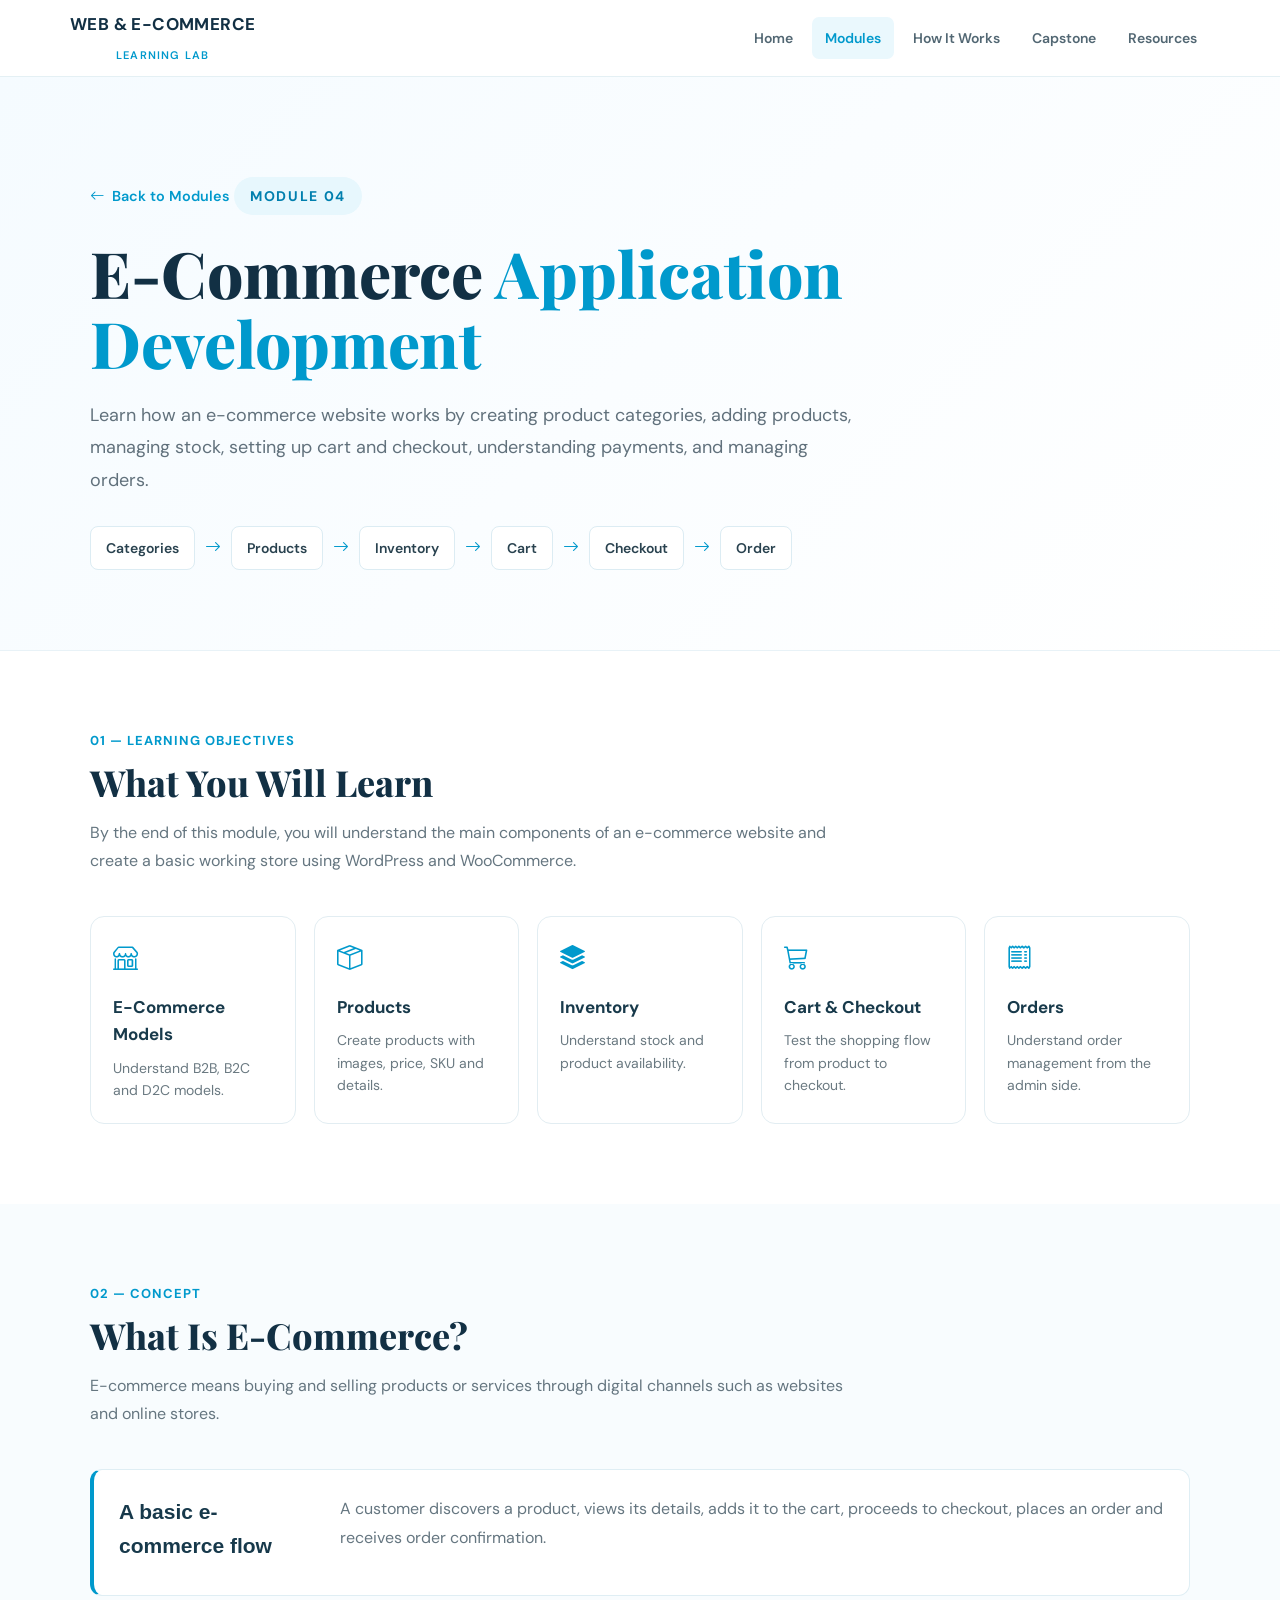
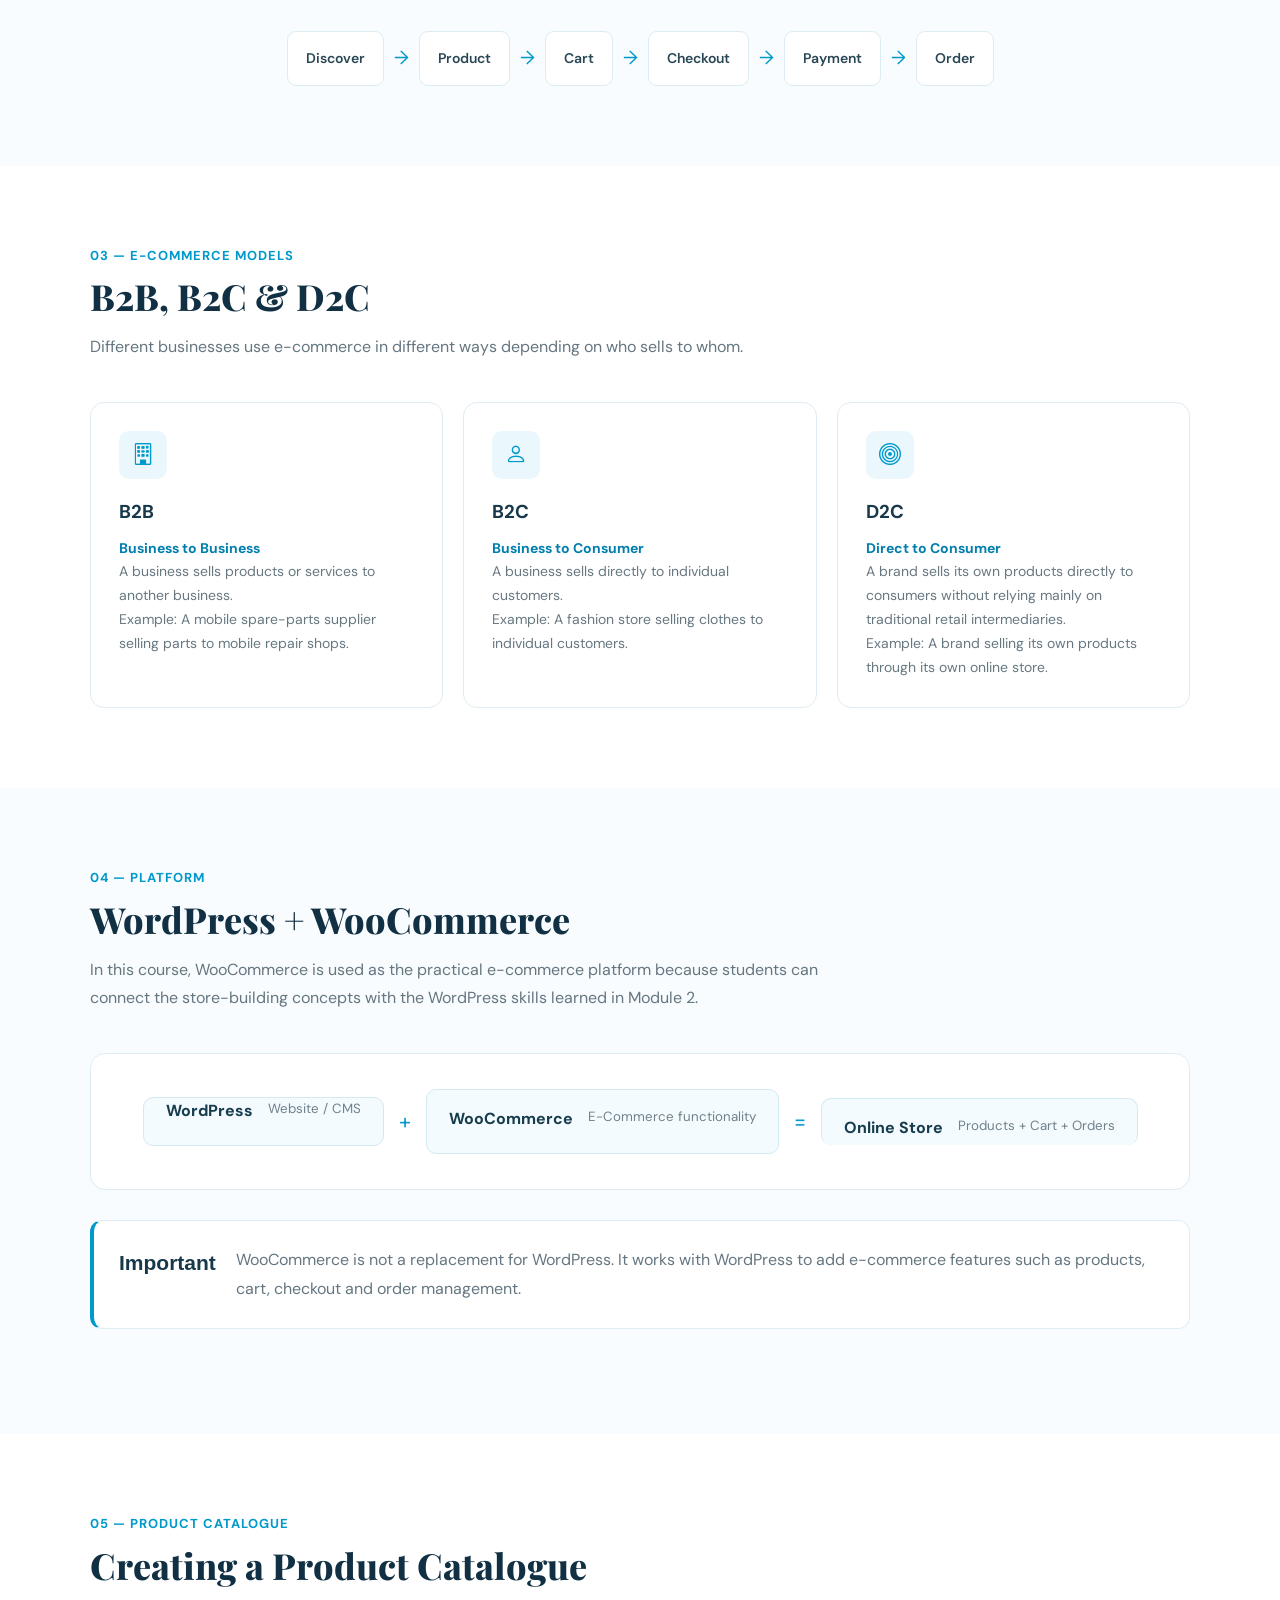
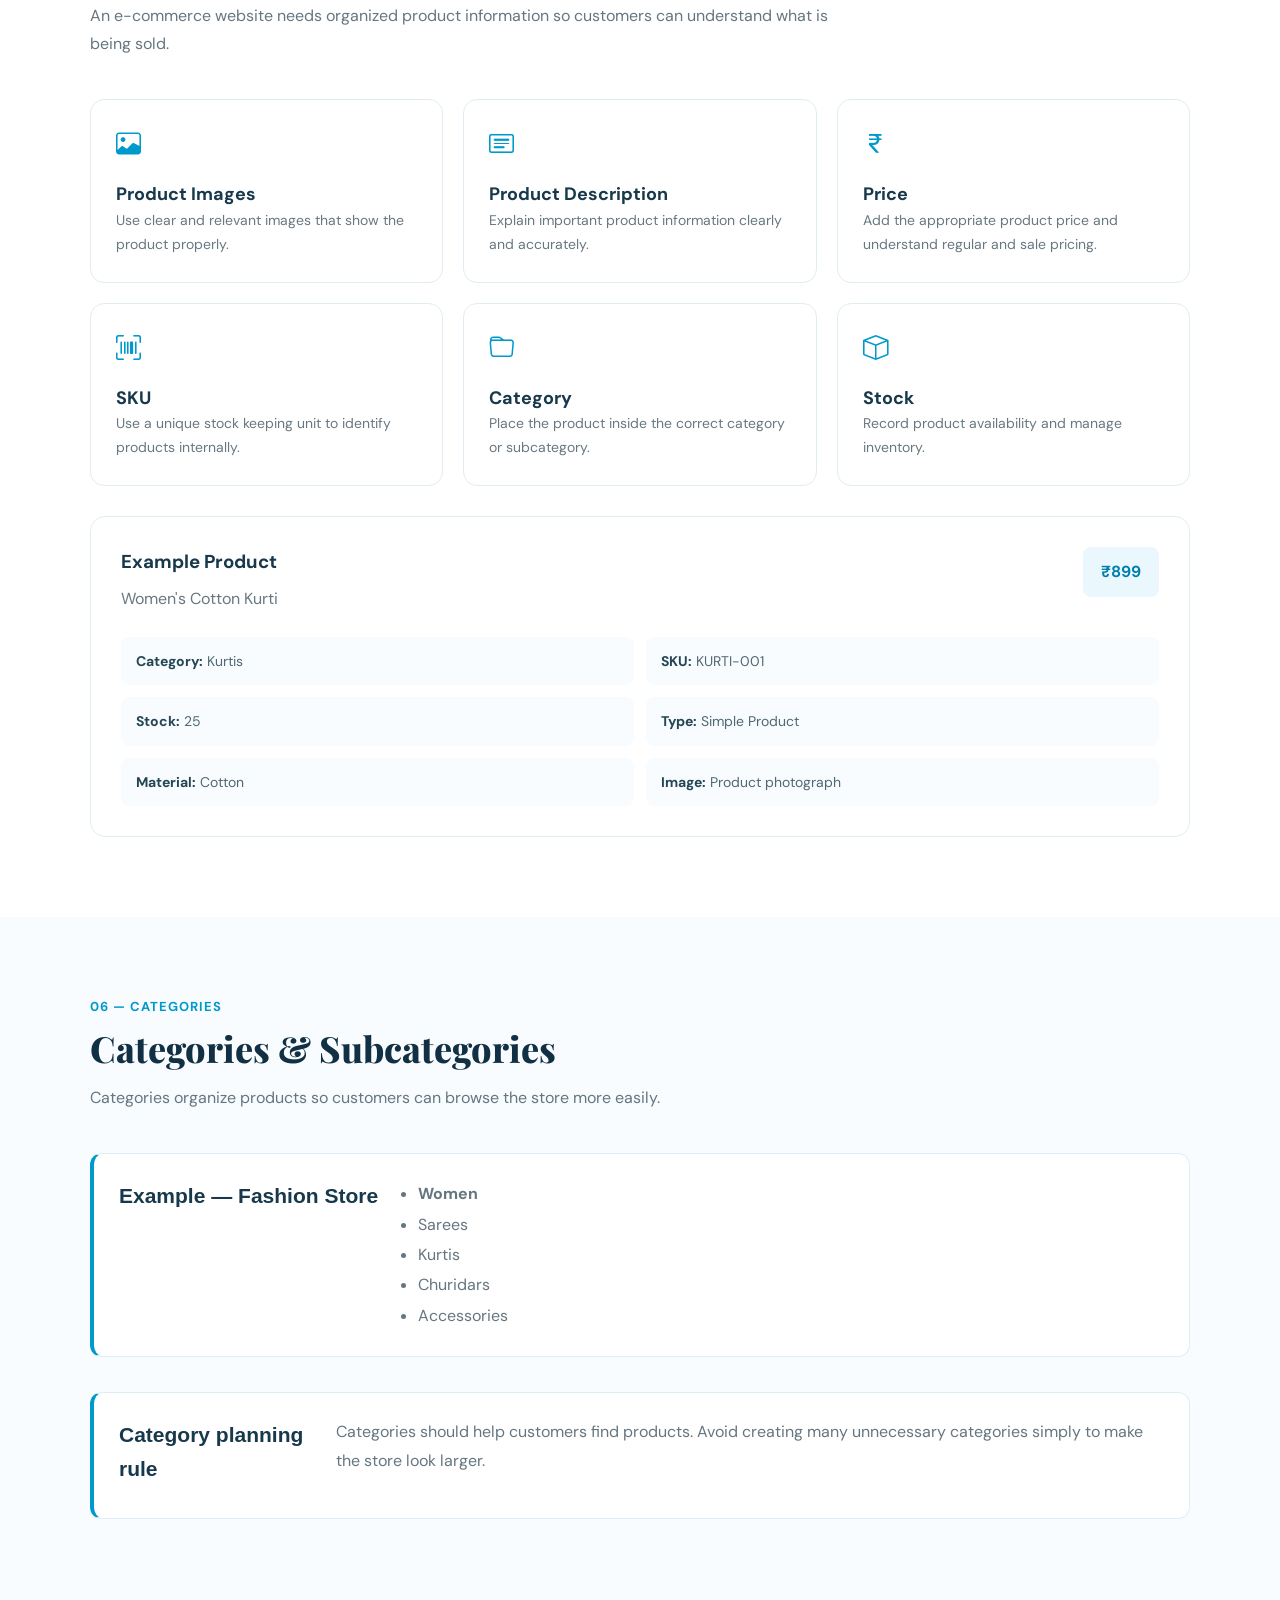
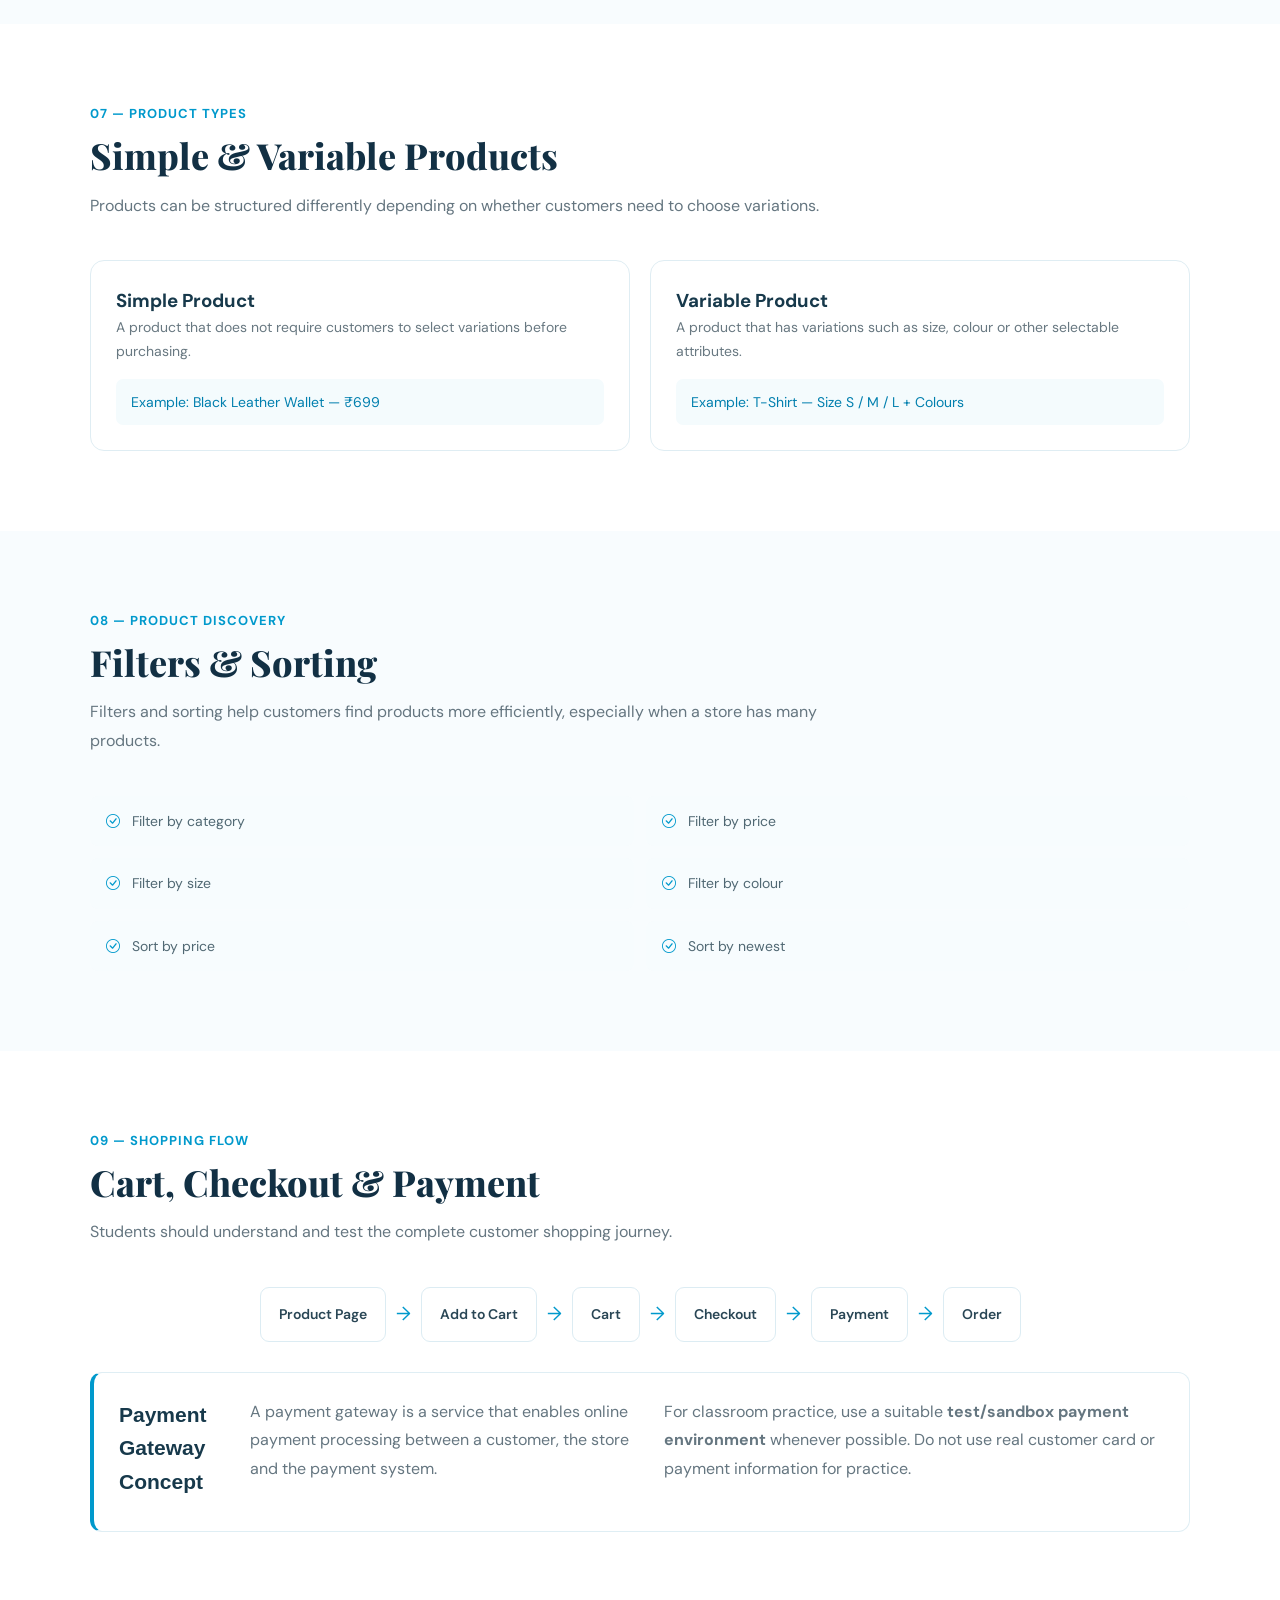
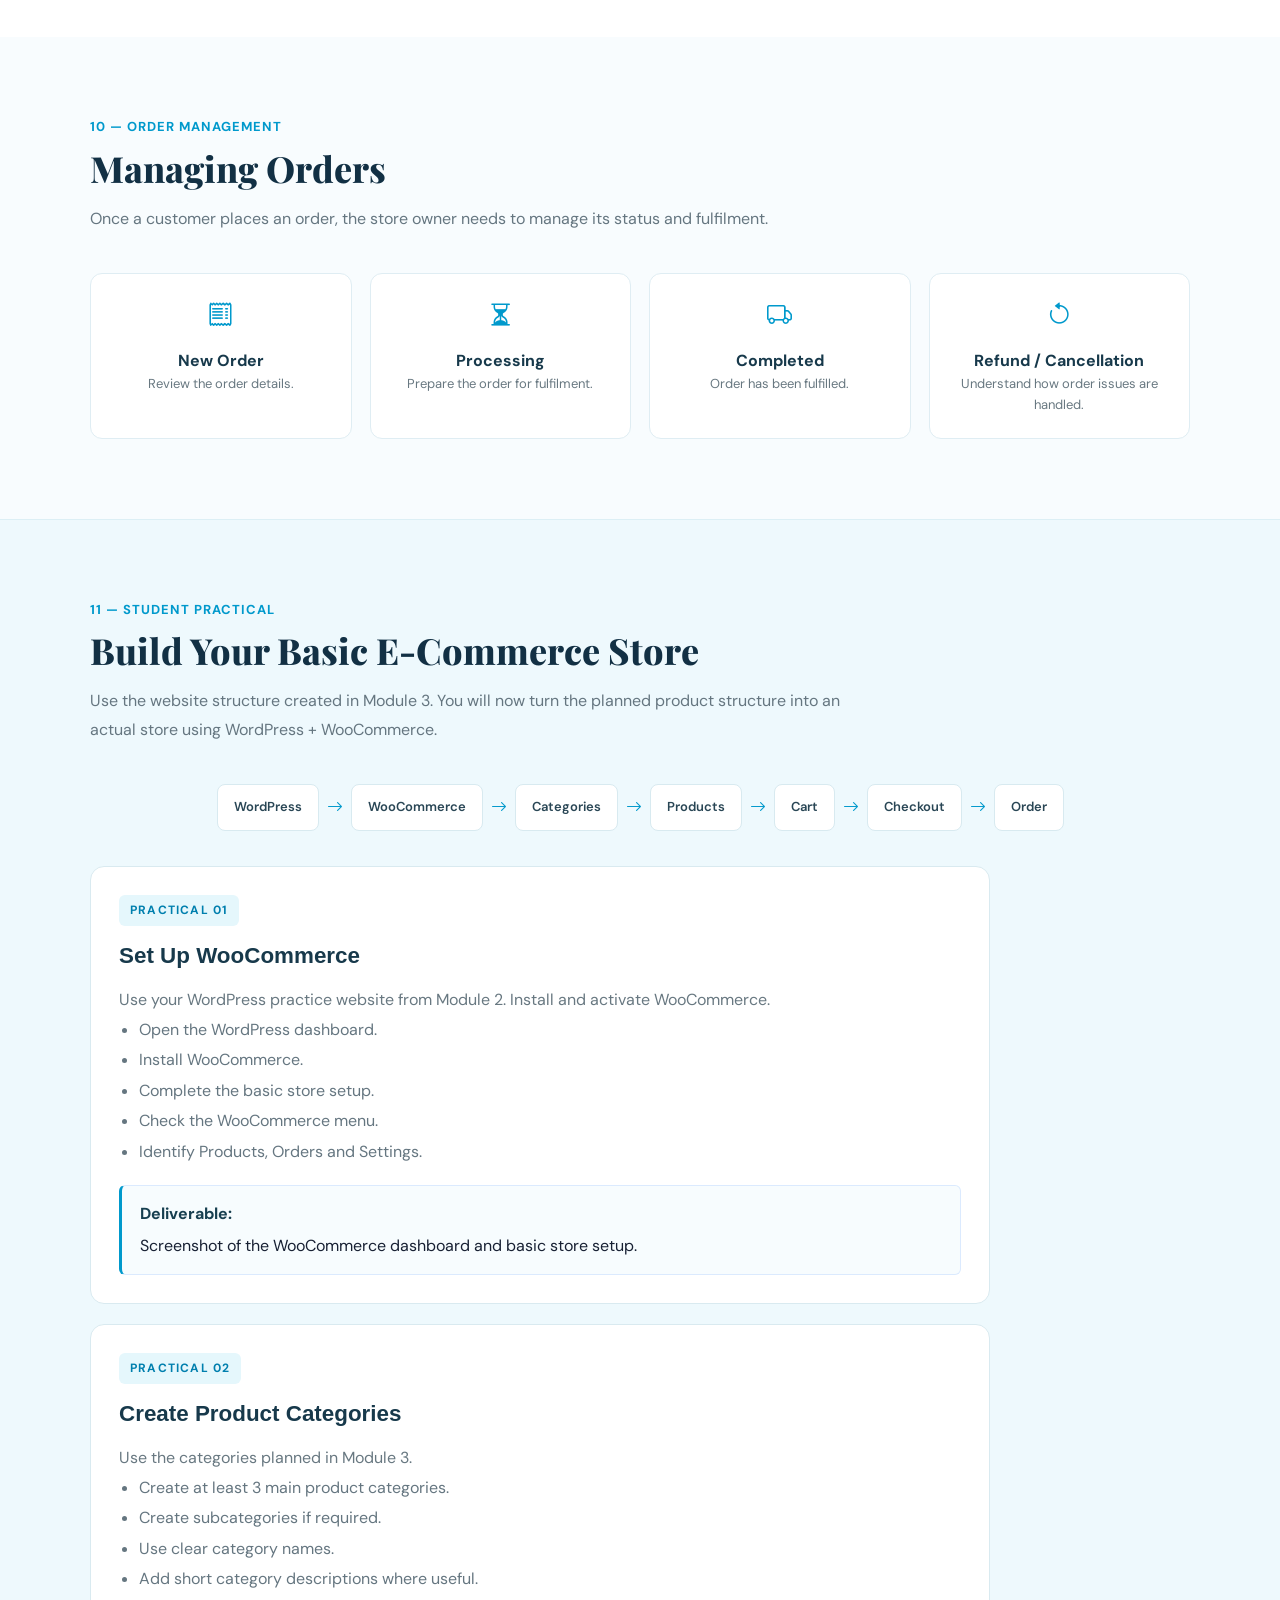
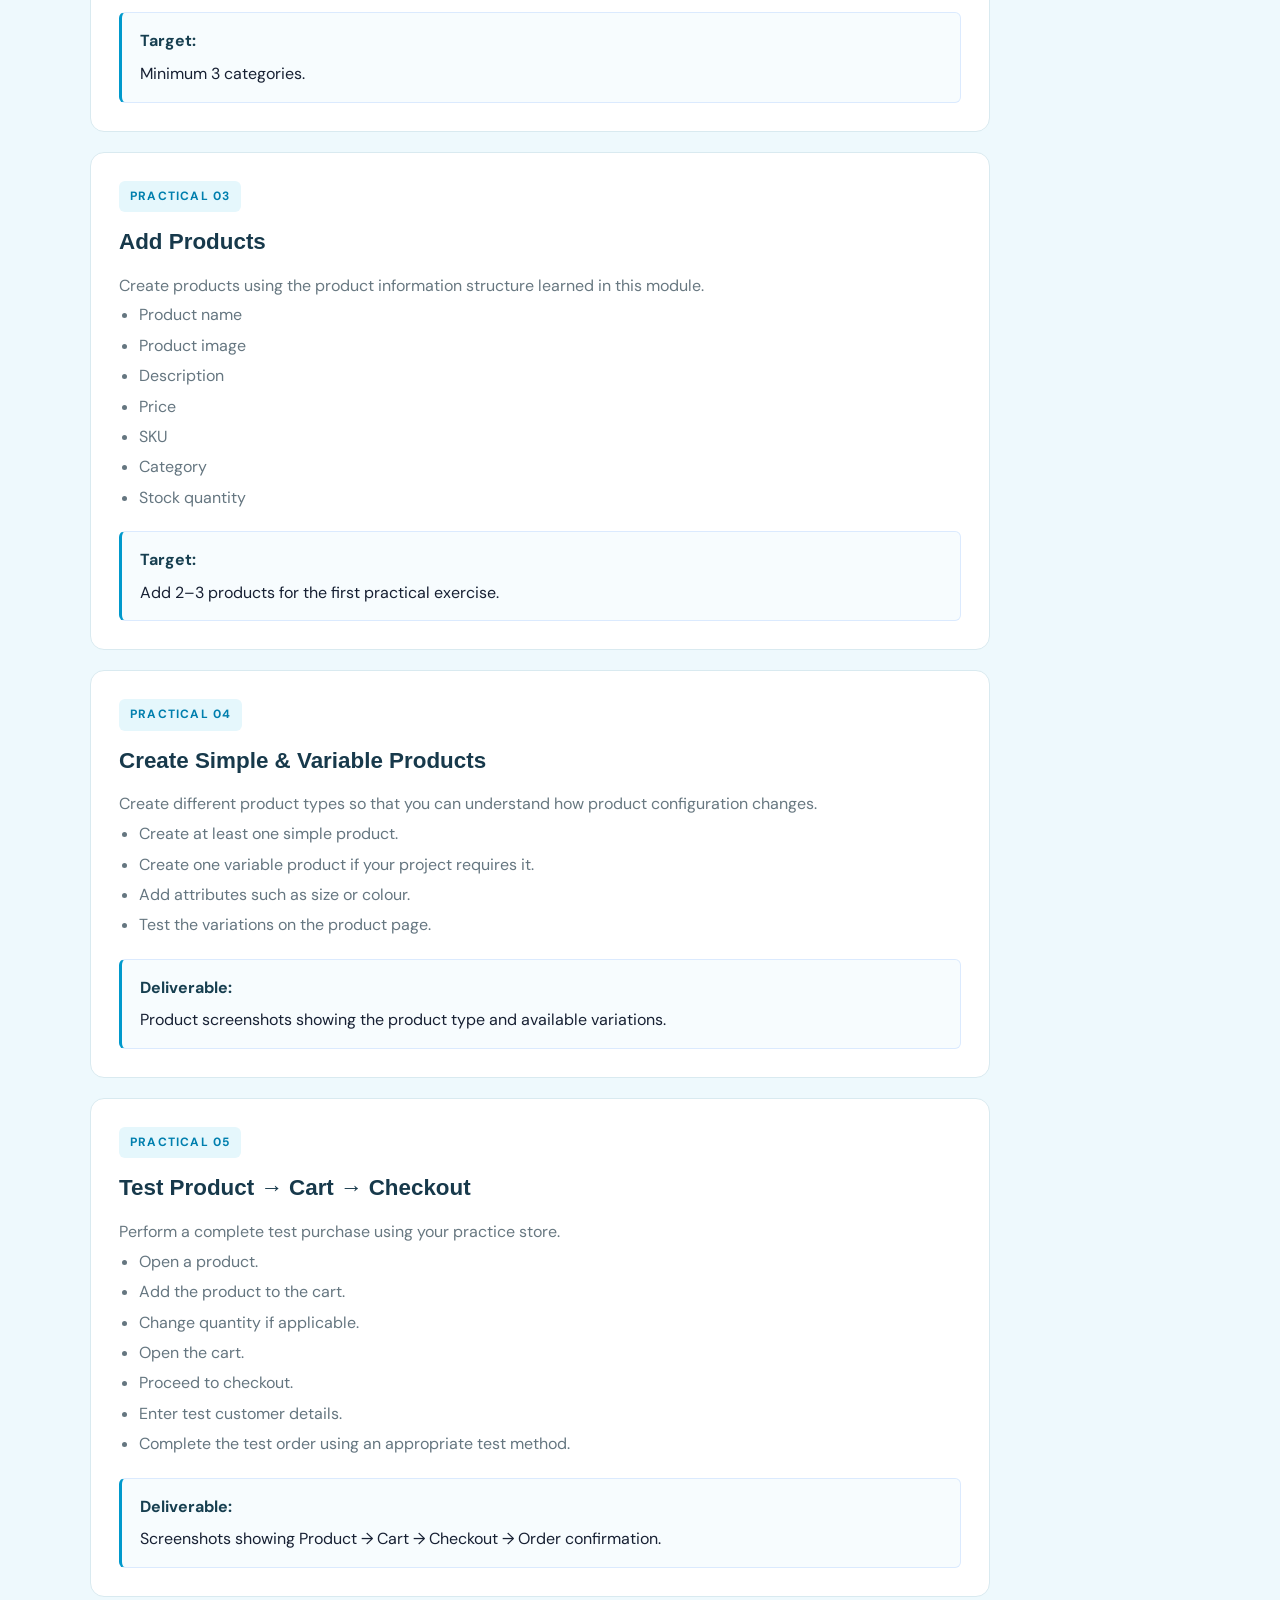
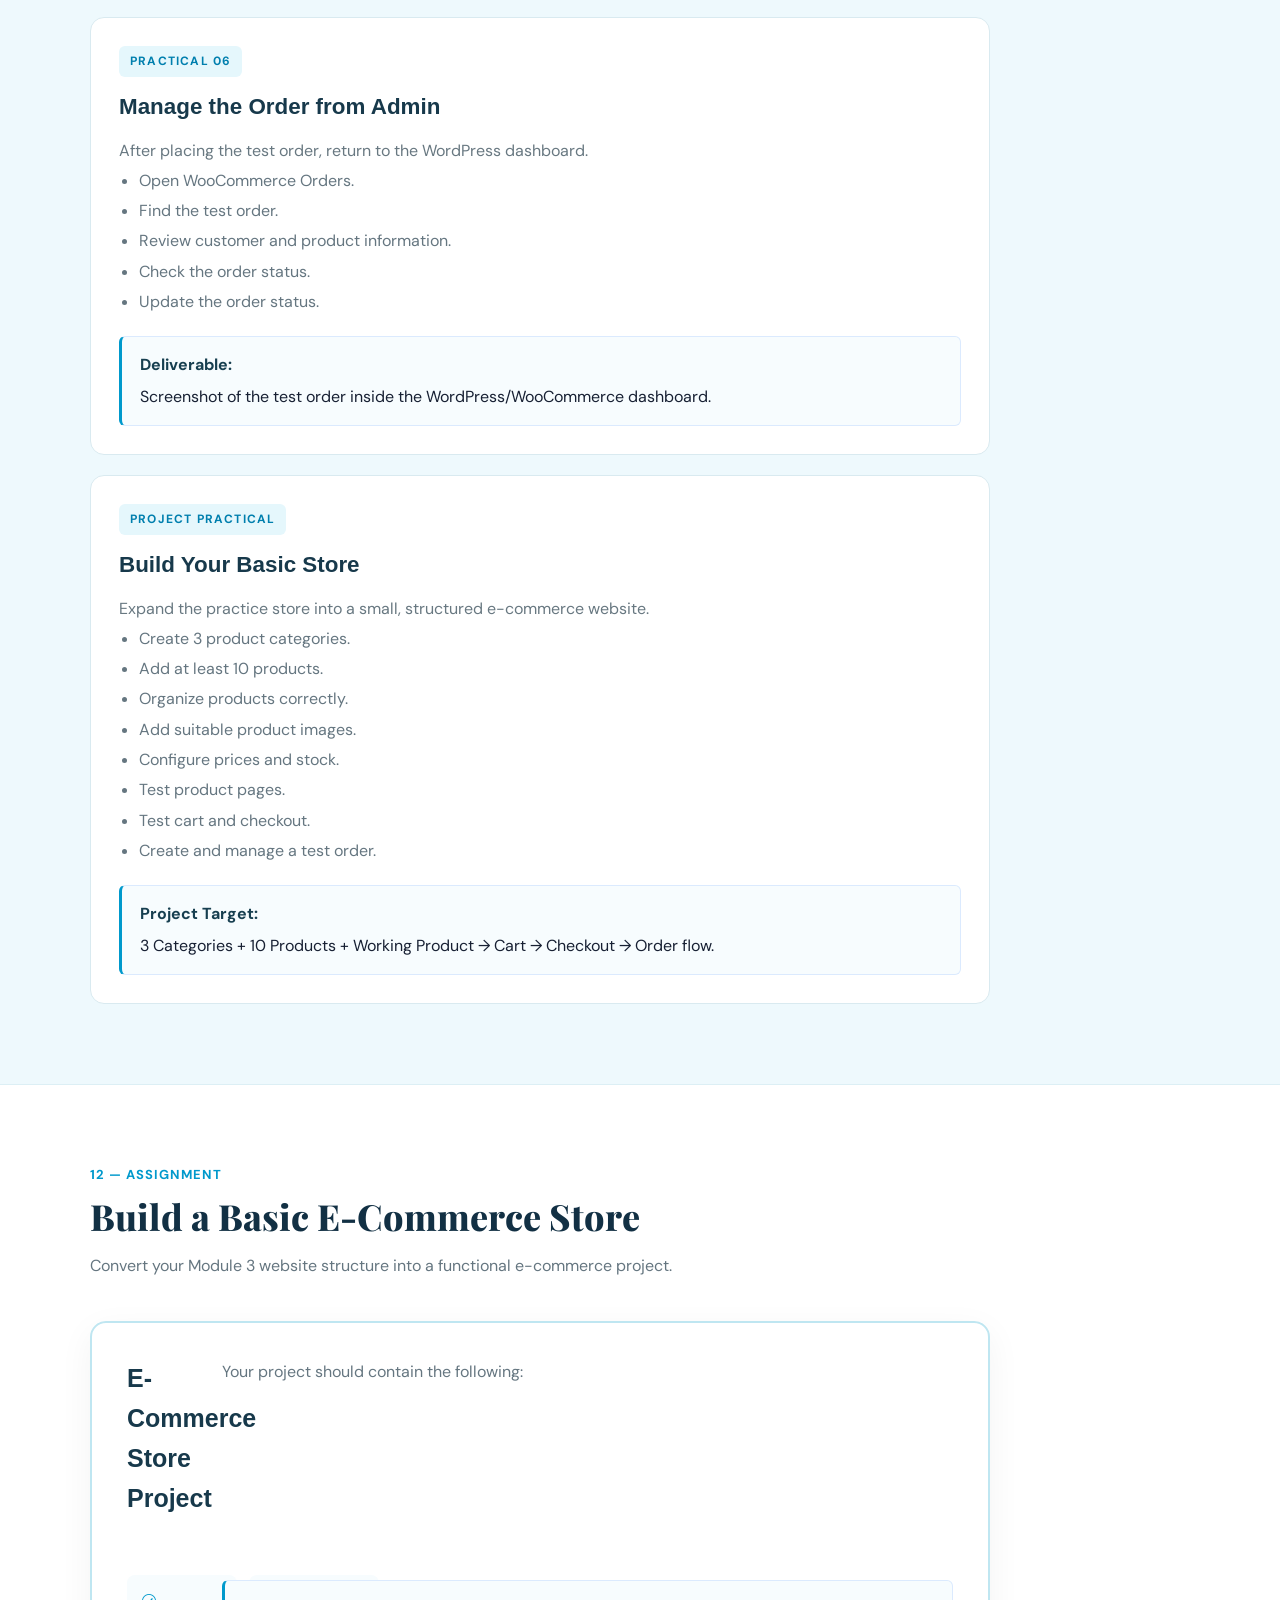
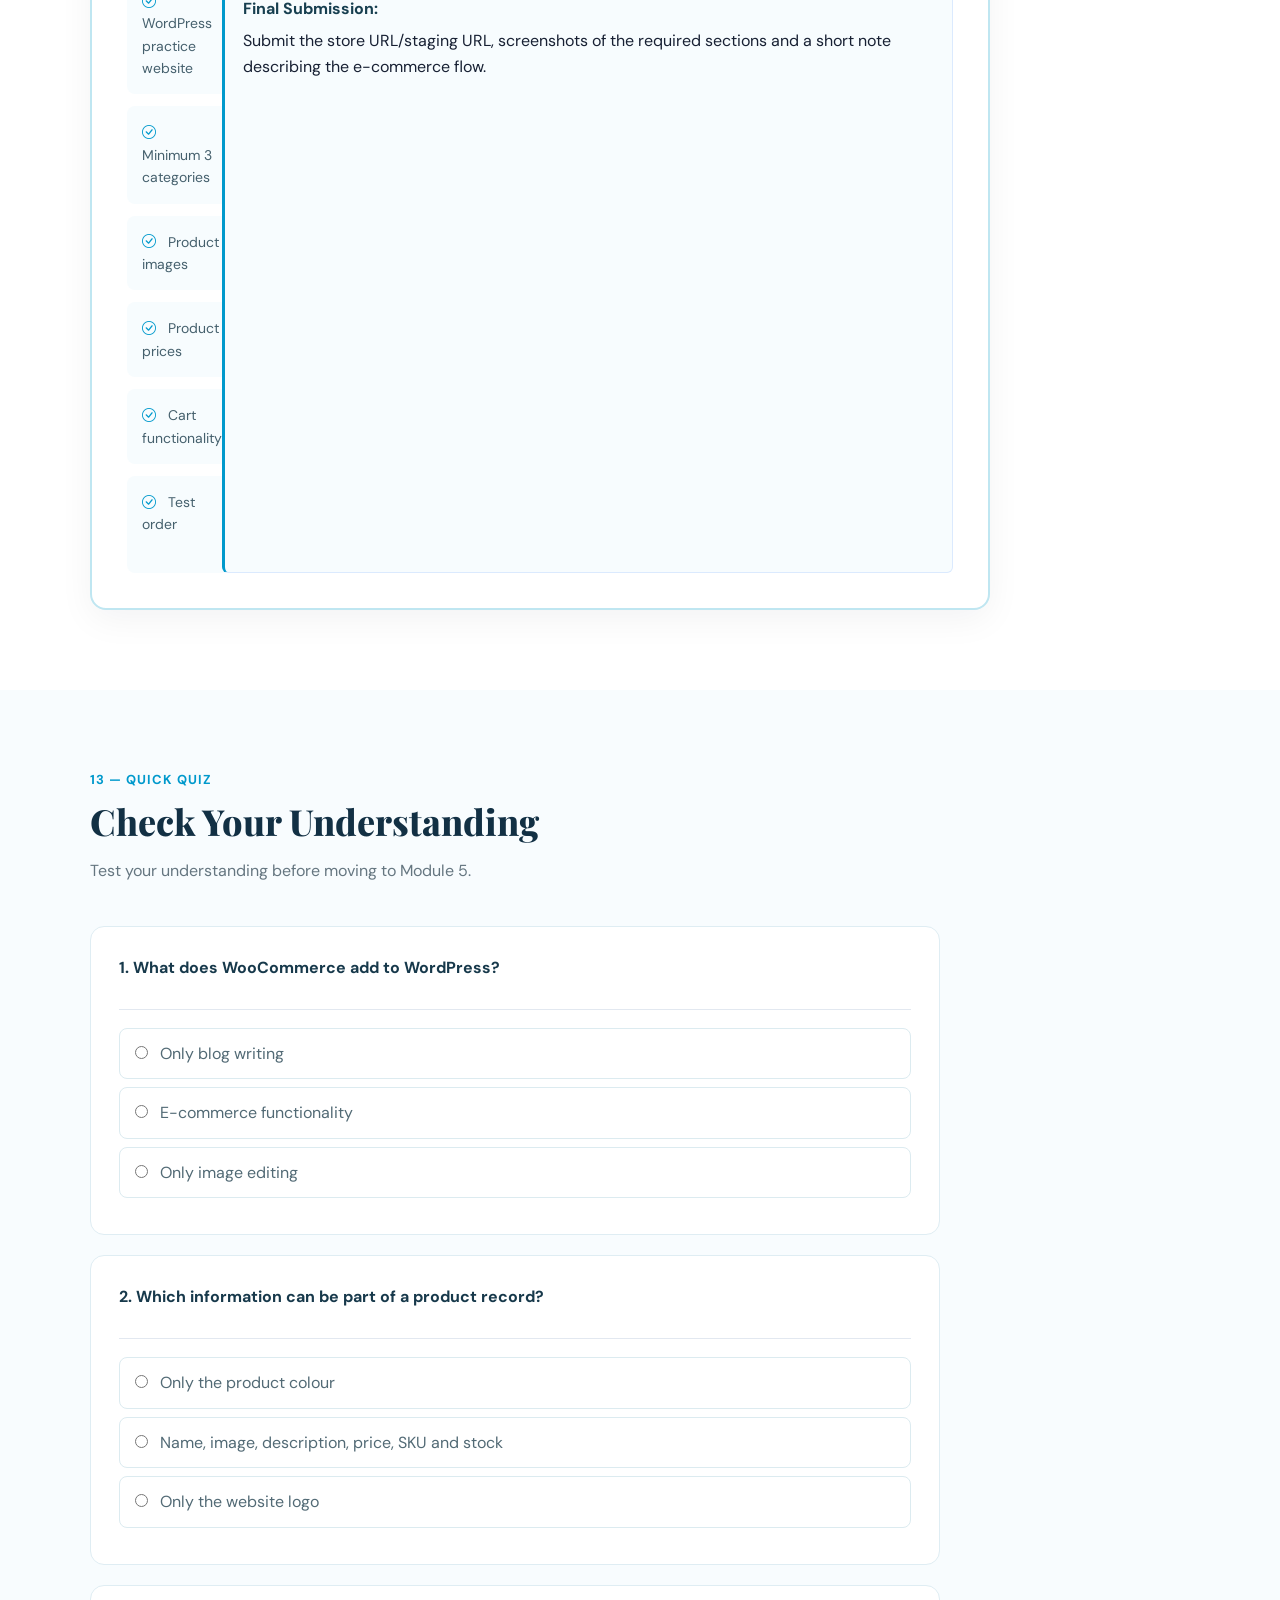
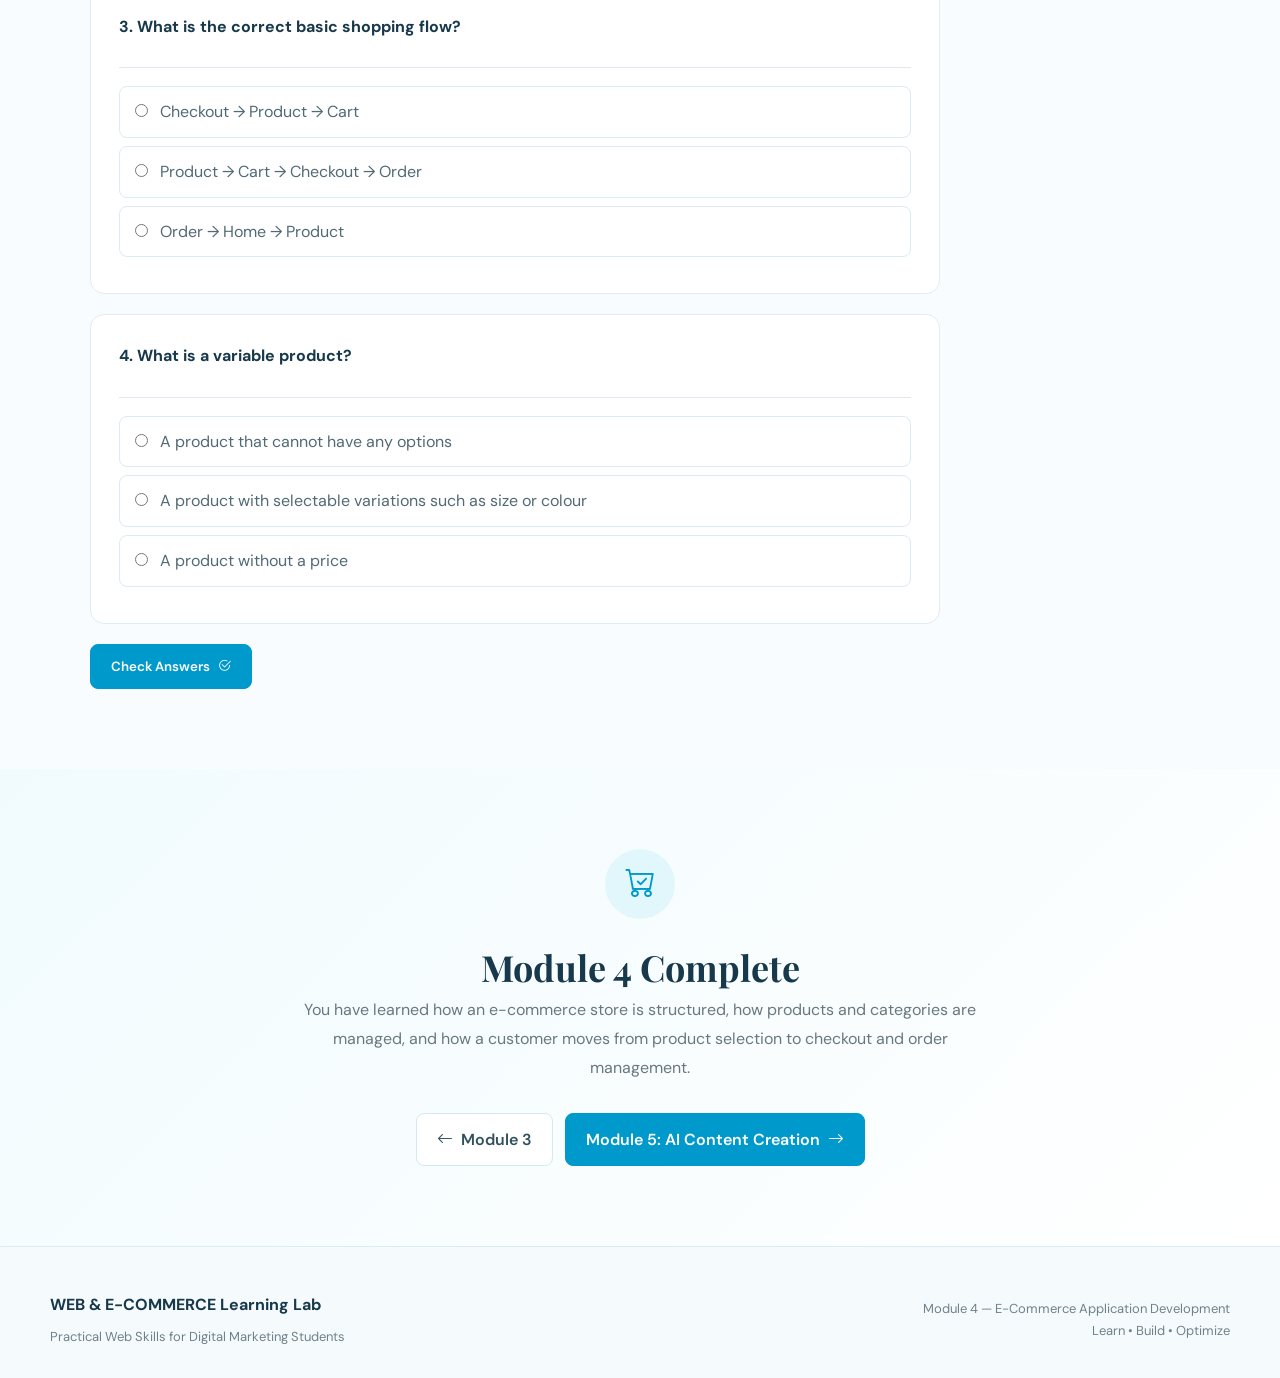
<file: module-4.html>
<!DOCTYPE html>
<html lang="en">

<head>

    <!-- ==========================================
                    BASIC META
    =========================================== -->

    <meta charset="UTF-8">
    <meta name="viewport" content="width=device-width, initial-scale=1.0">

    <title>Module 4 | E-Commerce Application Development | Web & E-Commerce Lab</title>

    <meta name="description"
        content="Module 4 teaches Digital Marketing students practical e-commerce website development using products, categories, inventory, cart, checkout, payments and order management.">

    <meta name="keywords"
        content="e-commerce development, WooCommerce, WordPress, product catalogue, shopping cart, checkout, inventory, digital marketing">

    <!-- ==========================================
                    GOOGLE FONTS
    =========================================== -->

    <link rel="preconnect" href="https://fonts.googleapis.com">
    <link rel="preconnect" href="https://fonts.gstatic.com" crossorigin>

    <link
        href="https://fonts.googleapis.com/css2?family=DM+Sans:wght@400;500;600;700&family=Playfair+Display:wght@600;700&display=swap"
        rel="stylesheet">

    <!-- ==========================================
                    BOOTSTRAP ICONS
    =========================================== -->

    <link
        rel="stylesheet"
        href="https://cdn.jsdelivr.net/npm/bootstrap-icons@1.13.1/font/bootstrap-icons.min.css">

    <!-- ==========================================
                    MAIN CSS
    =========================================== -->

    <link rel="stylesheet" href="mystyle.css">

    <!-- ==========================================
                    MODULE 4 CSS
    =========================================== -->

    <style>

        /* ==========================================
        NAVBAR STYLE
========================================== */

.navbar {
    position: sticky;
    top: 0;
    z-index: 1000;
    width: 100%;
    background: rgba(255, 255, 255, 0.96);
    border-bottom: 1px solid #e4f0f4;
    backdrop-filter: blur(12px);
}

.nav-container {
    max-width: 1180px;
    margin: 0 auto;
    padding: 0 20px;
    min-height: 74px;

    display: flex;
    align-items: center;
    justify-content: space-between;
}


/* LOGO */

.logo {
    text-decoration: none;
    color: #123044;

    font-size: 17px;
    font-weight: 700;
    letter-spacing: 0.4px;

    display: flex;
    flex-direction: column;
    line-height: 1.1;
}

.logo span {
    margin-top: 5px;

    color: #0099cc;

    font-size: 11px;
    font-weight: 600;
    letter-spacing: 1.2px;
    text-transform: uppercase;
}


/* NAVIGATION */

.nav-menu {
    list-style: none;

    display: flex;
    align-items: center;

    gap: 6px;

    margin: 0;
    padding: 0;
}

.nav-menu li {
    margin: 0;
}

.nav-menu a {
    position: relative;

    display: inline-flex;
    align-items: center;

    padding: 10px 13px;

    color: #526773;

    text-decoration: none;

    font-size: 14px;
    font-weight: 600;

    border-radius: 7px;

    transition:
        color 0.2s ease,
        background 0.2s ease;
}

.nav-menu a:hover {
    color: #0099cc;
    background: #f0f9fc;
}

.nav-menu a.active {
    color: #0099cc;
    background: #eaf8fd;
}


/* MOBILE MENU BUTTON */

.menu-toggle {
    display: none;

    width: 42px;
    height: 42px;

    border: 1px solid #d9eaf0;
    border-radius: 8px;

    background: #ffffff;

    color: #17394b;

    font-size: 22px;

    cursor: pointer;
}

.menu-toggle:hover {
    background: #f0f9fc;
    color: #0099cc;
}


/* ==========================================
        FOOTER STYLE
========================================== */

footer {
    background: #f5fbfd;
    border-top: 1px solid #dcecf2;
    padding: 45px 20px 30px;
}

.footer-container {
    max-width: 1180px;
    margin: 0 auto;

    display: flex;
    align-items: center;
    justify-content: space-between;

    gap: 30px;
}

.footer-container strong {
    display: block;

    color: #17394b;

    font-size: 16px;
    font-weight: 700;

    margin-bottom: 8px;
}

.footer-container p {
    margin: 0;

    color: #70818a;

    font-size: 13px;
    line-height: 1.7;
}


/* FOOTER RIGHT TEXT */

.footer-container > div:last-child {
    text-align: right;
}


/* ==========================================
        NAVBAR + FOOTER RESPONSIVE
========================================== */

@media (max-width: 900px) {

    .nav-menu {
        position: absolute;

        top: 74px;
        left: 0;
        right: 0;

        display: none;

        flex-direction: column;
        align-items: stretch;

        padding: 15px 20px 20px;

        background: #ffffff;

        border-bottom: 1px solid #e4f0f4;

        box-shadow: 0 8px 20px rgba(25, 70, 90, 0.06);
    }

    .nav-menu.active {
        display: flex;
    }

    .nav-menu a {
        width: 100%;

        padding: 13px 15px;
    }

    .menu-toggle {
        display: flex;

        align-items: center;
        justify-content: center;
    }

    .footer-container {
        flex-direction: column;
        align-items: flex-start;
    }

    .footer-container > div:last-child {
        text-align: left;
    }

}


@media (max-width: 500px) {

    .nav-container {
        min-height: 68px;
        padding: 0 15px;
    }

    .nav-menu {
        top: 68px;
    }

    .logo {
        font-size: 15px;
    }

    .logo span {
        font-size: 10px;
    }

    footer {
        padding: 35px 18px 25px;
    }

}

        /* ==========================================
                MODULE HERO
        =========================================== */

        .module-hero {
            padding: 100px 20px 80px;
            background: linear-gradient(135deg, #f5fbff, #ffffff);
            border-bottom: 1px solid #e8f2f7;
        }

        .module-hero-container {
            max-width: 1100px;
            margin: auto;
        }

        .back-link {
            display: inline-flex;
            align-items: center;
            gap: 8px;
            color: #0099cc;
            text-decoration: none;
            font-weight: 600;
            margin-bottom: 30px;
        }

        .back-link:hover {
            text-decoration: underline;
        }

        .module-hero-number {
            display: inline-block;
            padding: 8px 16px;
            border-radius: 30px;
            background: #e7f7fd;
            color: #007fae;
            font-size: 14px;
            font-weight: 700;
            margin-bottom: 20px;
        }

        .module-hero h1 {
            font-family: "Playfair Display", serif;
            font-size: clamp(38px, 6vw, 64px);
            line-height: 1.1;
            margin-bottom: 20px;
            color: #123044;
        }

        .module-hero h1 span {
            color: #0099cc;
        }

        .module-hero p {
            max-width: 780px;
            font-size: 18px;
            line-height: 1.8;
            color: #61717c;
            margin-bottom: 30px;
        }

        .module-flow {
            display: flex;
            flex-wrap: wrap;
            gap: 10px;
            align-items: center;
            margin-top: 30px;
        }

        .module-flow span {
            background: #ffffff;
            border: 1px solid #dcecf3;
            padding: 10px 15px;
            border-radius: 8px;
            color: #29424f;
            font-size: 14px;
            font-weight: 600;
        }

        .module-flow i {
            color: #0099cc;
        }


        /* ==========================================
                GENERAL LESSON
        =========================================== */

        .lesson-section {
            padding: 80px 20px;
        }

        .lesson-light {
            background: #f8fcfe;
        }

        .lesson-container {
            max-width: 1100px;
            margin: auto;
        }

        .lesson-heading {
            margin-bottom: 40px;
        }

        .lesson-heading small {
            display: block;
            color: #0099cc;
            font-size: 13px;
            font-weight: 700;
            letter-spacing: 1px;
            text-transform: uppercase;
            margin-bottom: 10px;
        }

        .lesson-heading h2 {
            font-family: "Playfair Display", serif;
            color: #123044;
            font-size: 36px;
            margin-bottom: 15px;
        }

        .lesson-heading p {
            max-width: 780px;
            color: #657680;
            line-height: 1.8;
            font-size: 16px;
        }


        /* ==========================================
                OBJECTIVES
        =========================================== */

        .objective-grid {
            display: grid;
            grid-template-columns: repeat(5, 1fr);
            gap: 18px;
        }

        .objective-card {
            background: #ffffff;
            border: 1px solid #e2edf2;
            border-radius: 14px;
            padding: 22px;
        }

        .objective-card i {
            font-size: 25px;
            color: #0099cc;
            margin-bottom: 15px;
            display: block;
        }

        .objective-card h3 {
            font-size: 17px;
            color: #183a4b;
            margin-bottom: 8px;
        }

        .objective-card p {
            font-size: 14px;
            color: #6a7981;
            line-height: 1.6;
            margin: 0;
        }


        /* ==========================================
                CONCEPT BOX
        =========================================== */

        .concept-box {
            background: #ffffff;
            border: 1px solid #dfeef4;
            border-left: 4px solid #0099cc;
            border-radius: 12px;
            padding: 25px;
            margin-bottom: 25px;
        }

        .concept-box h3 {
            margin-top: 0;
            color: #17394b;
            font-size: 21px;
        }

        .concept-box p {
            color: #657680;
            line-height: 1.8;
        }

        .concept-box ul {
            color: #657680;
            line-height: 1.9;
            padding-left: 20px;
        }


        /* ==========================================
                BUSINESS MODEL
        =========================================== */

        .business-model-grid {
            display: grid;
            grid-template-columns: repeat(3, 1fr);
            gap: 20px;
        }

        .business-model-card {
            background: #ffffff;
            border: 1px solid #dfedf3;
            border-radius: 14px;
            padding: 28px;
        }

        .business-model-icon {
            width: 48px;
            height: 48px;
            border-radius: 10px;
            background: #eaf8fd;
            color: #0099cc;
            display: flex;
            align-items: center;
            justify-content: center;
            font-size: 22px;
            margin-bottom: 18px;
        }

        .business-model-card h3 {
            color: #17394b;
            margin-bottom: 10px;
        }

        .business-model-card p {
            color: #687881;
            line-height: 1.7;
            font-size: 14px;
        }

        .business-model-card strong {
            color: #007fae;
        }


        /* ==========================================
                WOOCOMMERCE RELATIONSHIP
        =========================================== */

        .relationship-box {
            background: #ffffff;
            border: 1px solid #dcecf3;
            border-radius: 15px;
            padding: 35px;
            margin-top: 30px;
        }

        .relationship-flow {
            display: flex;
            justify-content: center;
            align-items: center;
            flex-wrap: wrap;
            gap: 15px;
        }

        .relationship-item {
            padding: 16px 22px;
            background: #f3fbfe;
            border: 1px solid #d4eaf2;
            border-radius: 10px;
            text-align: center;
            min-width: 160px;
        }

        .relationship-item strong {
            display: block;
            color: #173c4d;
            margin-bottom: 5px;
        }

        .relationship-item small {
            color: #70818a;
        }

        .relationship-arrow {
            color: #0099cc;
            font-size: 22px;
        }


        /* ==========================================
                PRODUCT COMPONENTS
        =========================================== */

        .product-grid {
            display: grid;
            grid-template-columns: repeat(3, 1fr);
            gap: 20px;
        }

        .product-card {
            background: #ffffff;
            border: 1px solid #dfedf3;
            border-radius: 14px;
            padding: 25px;
        }

        .product-card i {
            font-size: 25px;
            color: #0099cc;
            display: block;
            margin-bottom: 15px;
        }

        .product-card h3 {
            color: #17394b;
            font-size: 18px;
        }

        .product-card p {
            color: #687881;
            line-height: 1.7;
            font-size: 14px;
        }


        /* ==========================================
                PRODUCT EXAMPLE
        =========================================== */

        .product-example {
            margin-top: 30px;
            background: #ffffff;
            border: 1px solid #dfeef4;
            border-radius: 15px;
            padding: 30px;
        }

        .product-example-header {
            display: flex;
            justify-content: space-between;
            gap: 20px;
            align-items: flex-start;
            margin-bottom: 25px;
        }

        .product-example h3 {
            margin: 0 0 8px;
            color: #17394b;
        }

        .product-example p {
            color: #687881;
            line-height: 1.7;
        }

        .price-box {
            padding: 12px 18px;
            border-radius: 8px;
            background: #eaf8fd;
            color: #007fae;
            font-weight: 700;
            white-space: nowrap;
        }

        .product-detail-list {
            display: grid;
            grid-template-columns: repeat(2, 1fr);
            gap: 12px;
        }

        .product-detail {
            padding: 13px 15px;
            background: #f8fcfe;
            border-radius: 8px;
            color: #506873;
            font-size: 14px;
        }

        .product-detail strong {
            color: #244654;
        }


        /* ==========================================
                PRODUCT TYPES
        =========================================== */

        .product-type-grid {
            display: grid;
            grid-template-columns: repeat(2, 1fr);
            gap: 20px;
            margin-top: 30px;
        }

        .product-type-card {
            background: #ffffff;
            border: 1px solid #dfedf3;
            border-radius: 14px;
            padding: 25px;
        }

        .product-type-card h3 {
            color: #17394b;
            margin-top: 0;
        }

        .product-type-card p {
            color: #687881;
            line-height: 1.7;
            font-size: 14px;
        }

        .type-example {
            background: #f4fbfd;
            padding: 12px 15px;
            border-radius: 7px;
            color: #007fae;
            font-size: 14px;
            margin-top: 15px;
        }


        /* ==========================================
                E-COMMERCE FLOW
        =========================================== */

        .ecommerce-flow {
            display: flex;
            flex-wrap: wrap;
            justify-content: center;
            align-items: center;
            gap: 10px;
            margin-top: 35px;
        }

        .flow-step {
            padding: 15px 18px;
            background: #ffffff;
            border: 1px solid #dcecf3;
            border-radius: 9px;
            color: #294655;
            font-size: 14px;
            font-weight: 600;
            text-align: center;
        }

        .flow-arrow {
            color: #0099cc;
            font-size: 19px;
        }


        /* ==========================================
                ORDER MANAGEMENT
        =========================================== */

        .order-grid {
            display: grid;
            grid-template-columns: repeat(4, 1fr);
            gap: 18px;
        }

        .order-card {
            background: #ffffff;
            border: 1px solid #dfedf3;
            border-radius: 12px;
            padding: 22px;
            text-align: center;
        }

        .order-card i {
            font-size: 25px;
            color: #0099cc;
            margin-bottom: 12px;
            display: block;
        }

        .order-card h3 {
            font-size: 16px;
            color: #17394b;
        }

        .order-card p {
            font-size: 13px;
            color: #687881;
            line-height: 1.6;
        }


        /* ==========================================
                PRACTICAL
        =========================================== */

        .practical-section {
            background: #eef9fd;
            border-top: 1px solid #dceff5;
            border-bottom: 1px solid #dceff5;
        }

        .practical-card {
            background: #ffffff;
            border: 1px solid #d9eaf0;
            border-radius: 14px;
            padding: 28px;
            margin-bottom: 20px;
        }

        .practical-number {
            display: inline-block;
            padding: 6px 11px;
            background: #e5f7fc;
            color: #007fae;
            border-radius: 6px;
            font-size: 12px;
            font-weight: 700;
            margin-bottom: 12px;
        }

        .practical-card h3 {
            color: #17394b;
            margin: 0 0 12px;
        }

        .practical-card p {
            color: #687881;
            line-height: 1.8;
        }

        .practical-card ul {
            color: #657680;
            line-height: 1.9;
            padding-left: 20px;
        }

        .deliverable-box {
            background: #f7fcfe;
            border-left: 3px solid #0099cc;
            padding: 15px 18px;
            margin-top: 18px;
            border-radius: 6px;
        }

        .deliverable-box strong {
            color: #173f50;
        }


        /* ==========================================
                PRACTICAL FLOW
        =========================================== */

        .practical-flow {
            display: flex;
            flex-wrap: wrap;
            align-items: center;
            justify-content: center;
            gap: 8px;
            margin: 35px 0;
        }

        .practical-flow-item {
            padding: 12px 16px;
            background: #ffffff;
            border: 1px solid #d8eaf0;
            border-radius: 8px;
            font-size: 13px;
            font-weight: 600;
            color: #294655;
        }

        .practical-flow i {
            color: #0099cc;
        }


        /* ==========================================
                CHECKLIST
        =========================================== */

        .checklist {
            display: grid;
            grid-template-columns: repeat(2, 1fr);
            gap: 12px;
            margin-top: 20px;
        }

        .check-item {
            padding: 14px 16px;
            background: #f7fcfe;
            border-radius: 8px;
            color: #506873;
            font-size: 14px;
        }

        .check-item i {
            color: #0099cc;
            margin-right: 8px;
        }


        /* ==========================================
                ASSIGNMENT
        =========================================== */

        .assignment-card {
            background: #ffffff;
            border: 2px solid #bfe6f1;
            border-radius: 16px;
            padding: 35px;
        }

        .assignment-card h3 {
            color: #17394b;
            font-size: 25px;
            margin-top: 0;
        }

        .assignment-card p {
            color: #657680;
            line-height: 1.8;
        }

        .assignment-list {
            display: grid;
            grid-template-columns: repeat(2, 1fr);
            gap: 12px;
            margin-top: 20px;
        }

        .assignment-item {
            padding: 15px;
            background: #f7fcfe;
            border-radius: 8px;
            color: #45606d;
            font-size: 14px;
        }

        .assignment-item i {
            color: #0099cc;
            margin-right: 8px;
        }


        /* ==========================================
                QUIZ
        =========================================== */

        .quiz-card {
            background: #ffffff;
            border: 1px solid #dfedf3;
            border-radius: 14px;
            padding: 28px;
            margin-bottom: 20px;
        }

        .quiz-question {
            color: #17394b;
            font-weight: 700;
            margin-bottom: 18px;
        }

        .quiz-option {
            display: block;
            padding: 12px 15px;
            border: 1px solid #dcebf0;
            border-radius: 8px;
            margin-bottom: 8px;
            cursor: pointer;
            color: #526a75;
        }

        .quiz-option:hover {
            background: #f4fbfd;
            border-color: #9ed8e8;
        }

        .quiz-option input {
            margin-right: 8px;
        }

        .quiz-result {
            margin-top: 15px;
            font-weight: 600;
            display: none;
        }


        /* ==========================================
                MODULE COMPLETE
        =========================================== */

        .module-complete {
            text-align: center;
            background: linear-gradient(135deg, #f1fbfe, #ffffff);
        }

        .complete-icon {
            width: 70px;
            height: 70px;
            display: flex;
            align-items: center;
            justify-content: center;
            margin: 0 auto 20px;
            background: #e2f7fc;
            color: #0099cc;
            border-radius: 50%;
            font-size: 30px;
        }

        .module-complete h2 {
            font-family: "Playfair Display", serif;
            color: #17394b;
            font-size: 36px;
        }

        .module-complete p {
            max-width: 700px;
            margin: 0 auto 30px;
            color: #687881;
            line-height: 1.8;
        }

        .module-buttons {
            display: flex;
            justify-content: center;
            flex-wrap: wrap;
            gap: 12px;
        }

        .module-btn {
            display: inline-flex;
            align-items: center;
            gap: 8px;
            padding: 13px 20px;
            border-radius: 8px;
            text-decoration: none;
            font-weight: 600;
            border: 1px solid #d4e8ef;
            color: #31515e;
            background: #ffffff;
        }

        .module-btn.primary {
            background: #0099cc;
            color: #ffffff;
            border-color: #0099cc;
        }


        /* ==========================================
                RESPONSIVE
        =========================================== */

        @media (max-width: 1000px) {

            .objective-grid {
                grid-template-columns: repeat(3, 1fr);
            }

            .order-grid {
                grid-template-columns: repeat(2, 1fr);
            }

        }


        @media (max-width: 768px) {

            .module-hero {
                padding: 70px 20px 60px;
            }

            .lesson-section {
                padding: 60px 20px;
            }

            .objective-grid,
            .business-model-grid,
            .product-grid,
            .product-type-grid,
            .checklist,
            .assignment-list {
                grid-template-columns: 1fr;
            }

            .module-flow {
                align-items: flex-start;
                flex-direction: column;
            }

            .module-flow i {
                transform: rotate(90deg);
            }

            .relationship-flow,
            .ecommerce-flow {
                flex-direction: column;
            }

            .relationship-arrow,
            .flow-arrow {
                transform: rotate(90deg);
            }

            .product-example-header {
                flex-direction: column;
            }

            .product-detail-list {
                grid-template-columns: 1fr;
            }

            .order-grid {
                grid-template-columns: 1fr;
            }

        }

    </style>

</head>


<body>


    <!-- ==========================================
                    HEADER
    =========================================== -->

    <header>

        <nav class="navbar">

            <div class="nav-container">

                <a href="index.html" class="logo">
                    WEB & E-COMMERCE
                    <span>Learning Lab</span>
                </a>


                <button
                    class="menu-toggle"
                    id="menuToggle"
                    aria-label="Open navigation menu">

                    <i class="bi bi-list"></i>

                </button>


                <ul class="nav-menu" id="navMenu">

                    <li>
                        <a href="index.html">Home</a>
                    </li>

                    <li>
                        <a href="modules.html" class="active">Modules</a>
                    </li>

                    <li>
                        <a href="index.html#how-it-works">How It Works</a>
                    </li>

                    <li>
                        <a href="index.html#capstone">Capstone</a>
                    </li>

                    <li>
                        <a href="index.html#resources">Resources</a>
                    </li>

                </ul>

            </div>

        </nav>

    </header>



    <!-- ==========================================
                    MODULE HERO
    =========================================== -->

    <section class="module-hero">

        <div class="module-hero-container">

            <a href="modules.html" class="back-link">
                <i class="bi bi-arrow-left"></i>
                Back to Modules
            </a>

            <div class="module-hero-number">
                MODULE 04
            </div>

            <h1>
                E-Commerce
                <span>Application Development</span>
            </h1>

            <p>
                Learn how an e-commerce website works by creating
                product categories, adding products, managing stock,
                setting up cart and checkout, understanding payments,
                and managing orders.
            </p>


            <div class="module-flow">

                <span>Categories</span>

                <i class="bi bi-arrow-right"></i>

                <span>Products</span>

                <i class="bi bi-arrow-right"></i>

                <span>Inventory</span>

                <i class="bi bi-arrow-right"></i>

                <span>Cart</span>

                <i class="bi bi-arrow-right"></i>

                <span>Checkout</span>

                <i class="bi bi-arrow-right"></i>

                <span>Order</span>

            </div>

        </div>

    </section>



    <!-- ==========================================
                LEARNING OBJECTIVES
    =========================================== -->

    <section class="lesson-section">

        <div class="lesson-container">

            <div class="lesson-heading">

                <small>01 — Learning Objectives</small>

                <h2>What You Will Learn</h2>

                <p>
                    By the end of this module, you will understand the
                    main components of an e-commerce website and create
                    a basic working store using WordPress and WooCommerce.
                </p>

            </div>


            <div class="objective-grid">


                <div class="objective-card">

                    <i class="bi bi-shop"></i>

                    <h3>E-Commerce Models</h3>

                    <p>
                        Understand B2B, B2C and D2C models.
                    </p>

                </div>


                <div class="objective-card">

                    <i class="bi bi-box-seam"></i>

                    <h3>Products</h3>

                    <p>
                        Create products with images, price, SKU and details.
                    </p>

                </div>


                <div class="objective-card">

                    <i class="bi bi-stack"></i>

                    <h3>Inventory</h3>

                    <p>
                        Understand stock and product availability.
                    </p>

                </div>


                <div class="objective-card">

                    <i class="bi bi-cart3"></i>

                    <h3>Cart & Checkout</h3>

                    <p>
                        Test the shopping flow from product to checkout.
                    </p>

                </div>


                <div class="objective-card">

                    <i class="bi bi-receipt"></i>

                    <h3>Orders</h3>

                    <p>
                        Understand order management from the admin side.
                    </p>

                </div>


            </div>

        </div>

    </section>



    <!-- ==========================================
                WHAT IS E-COMMERCE
    =========================================== -->

    <section class="lesson-section lesson-light">

        <div class="lesson-container">

            <div class="lesson-heading">

                <small>02 — Concept</small>

                <h2>What Is E-Commerce?</h2>

                <p>
                    E-commerce means buying and selling products or
                    services through digital channels such as websites
                    and online stores.
                </p>

            </div>


            <div class="concept-box">

                <h3>
                    A basic e-commerce flow
                </h3>

                <p>
                    A customer discovers a product, views its details,
                    adds it to the cart, proceeds to checkout, places
                    an order and receives order confirmation.
                </p>

            </div>


            <div class="ecommerce-flow">

                <div class="flow-step">
                    Discover
                </div>

                <div class="flow-arrow">→</div>

                <div class="flow-step">
                    Product
                </div>

                <div class="flow-arrow">→</div>

                <div class="flow-step">
                    Cart
                </div>

                <div class="flow-arrow">→</div>

                <div class="flow-step">
                    Checkout
                </div>

                <div class="flow-arrow">→</div>

                <div class="flow-step">
                    Payment
                </div>

                <div class="flow-arrow">→</div>

                <div class="flow-step">
                    Order
                </div>

            </div>

        </div>

    </section>



    <!-- ==========================================
                BUSINESS MODELS
    =========================================== -->

    <section class="lesson-section">

        <div class="lesson-container">

            <div class="lesson-heading">

                <small>03 — E-Commerce Models</small>

                <h2>B2B, B2C & D2C</h2>

                <p>
                    Different businesses use e-commerce in different
                    ways depending on who sells to whom.
                </p>

            </div>


            <div class="business-model-grid">


                <div class="business-model-card">

                    <div class="business-model-icon">
                        <i class="bi bi-building"></i>
                    </div>

                    <h3>B2B</h3>

                    <p>
                        <strong>Business to Business</strong>
                    </p>

                    <p>
                        A business sells products or services to another
                        business.
                    </p>

                    <p>
                        Example: A mobile spare-parts supplier selling
                        parts to mobile repair shops.
                    </p>

                </div>


                <div class="business-model-card">

                    <div class="business-model-icon">
                        <i class="bi bi-person"></i>
                    </div>

                    <h3>B2C</h3>

                    <p>
                        <strong>Business to Consumer</strong>
                    </p>

                    <p>
                        A business sells directly to individual customers.
                    </p>

                    <p>
                        Example: A fashion store selling clothes to
                        individual customers.
                    </p>

                </div>


                <div class="business-model-card">

                    <div class="business-model-icon">
                        <i class="bi bi-bullseye"></i>
                    </div>

                    <h3>D2C</h3>

                    <p>
                        <strong>Direct to Consumer</strong>
                    </p>

                    <p>
                        A brand sells its own products directly to
                        consumers without relying mainly on traditional
                        retail intermediaries.
                    </p>

                    <p>
                        Example: A brand selling its own products through
                        its own online store.
                    </p>

                </div>


            </div>

        </div>

    </section>



    <!-- ==========================================
                WORDPRESS + WOOCOMMERCE
    =========================================== -->

    <section class="lesson-section lesson-light">

        <div class="lesson-container">

            <div class="lesson-heading">

                <small>04 — Platform</small>

                <h2>WordPress + WooCommerce</h2>

                <p>
                    In this course, WooCommerce is used as the practical
                    e-commerce platform because students can connect
                    the store-building concepts with the WordPress
                    skills learned in Module 2.
                </p>

            </div>


            <div class="relationship-box">

                <div class="relationship-flow">


                    <div class="relationship-item">

                        <strong>WordPress</strong>

                        <small>
                            Website / CMS
                        </small>

                    </div>


                    <div class="relationship-arrow">
                        +
                    </div>


                    <div class="relationship-item">

                        <strong>WooCommerce</strong>

                        <small>
                            E-Commerce functionality
                        </small>

                    </div>


                    <div class="relationship-arrow">
                        =
                    </div>


                    <div class="relationship-item">

                        <strong>Online Store</strong>

                        <small>
                            Products + Cart + Orders
                        </small>

                    </div>


                </div>

            </div>


            <div class="concept-box" style="margin-top:30px;">

                <h3>Important</h3>

                <p>
                    WooCommerce is not a replacement for WordPress.
                    It works with WordPress to add e-commerce features
                    such as products, cart, checkout and order management.
                </p>

            </div>

        </div>

    </section>



    <!-- ==========================================
                PRODUCT CATALOGUE
    =========================================== -->

    <section class="lesson-section">

        <div class="lesson-container">

            <div class="lesson-heading">

                <small>05 — Product Catalogue</small>

                <h2>Creating a Product Catalogue</h2>

                <p>
                    An e-commerce website needs organized product
                    information so customers can understand what is
                    being sold.
                </p>

            </div>


            <div class="product-grid">


                <div class="product-card">

                    <i class="bi bi-image"></i>

                    <h3>Product Images</h3>

                    <p>
                        Use clear and relevant images that show the
                        product properly.
                    </p>

                </div>


                <div class="product-card">

                    <i class="bi bi-card-text"></i>

                    <h3>Product Description</h3>

                    <p>
                        Explain important product information clearly
                        and accurately.
                    </p>

                </div>


                <div class="product-card">

                    <i class="bi bi-currency-rupee"></i>

                    <h3>Price</h3>

                    <p>
                        Add the appropriate product price and understand
                        regular and sale pricing.
                    </p>

                </div>


                <div class="product-card">

                    <i class="bi bi-upc-scan"></i>

                    <h3>SKU</h3>

                    <p>
                        Use a unique stock keeping unit to identify
                        products internally.
                    </p>

                </div>


                <div class="product-card">

                    <i class="bi bi-folder"></i>

                    <h3>Category</h3>

                    <p>
                        Place the product inside the correct category
                        or subcategory.
                    </p>

                </div>


                <div class="product-card">

                    <i class="bi bi-box"></i>

                    <h3>Stock</h3>

                    <p>
                        Record product availability and manage inventory.
                    </p>

                </div>


            </div>


            <div class="product-example">

                <div class="product-example-header">

                    <div>

                        <h3>
                            Example Product
                        </h3>

                        <p>
                            Women's Cotton Kurti
                        </p>

                    </div>

                    <div class="price-box">
                        ₹899
                    </div>

                </div>


                <div class="product-detail-list">

                    <div class="product-detail">
                        <strong>Category:</strong>
                        Kurtis
                    </div>

                    <div class="product-detail">
                        <strong>SKU:</strong>
                        KURTI-001
                    </div>

                    <div class="product-detail">
                        <strong>Stock:</strong>
                        25
                    </div>

                    <div class="product-detail">
                        <strong>Type:</strong>
                        Simple Product
                    </div>

                    <div class="product-detail">
                        <strong>Material:</strong>
                        Cotton
                    </div>

                    <div class="product-detail">
                        <strong>Image:</strong>
                        Product photograph
                    </div>

                </div>

            </div>

        </div>

    </section>



    <!-- ==========================================
                CATEGORIES & SUBCATEGORIES
    =========================================== -->

    <section class="lesson-section lesson-light">

        <div class="lesson-container">

            <div class="lesson-heading">

                <small>06 — Categories</small>

                <h2>Categories & Subcategories</h2>

                <p>
                    Categories organize products so customers can browse
                    the store more easily.
                </p>

            </div>


            <div class="concept-box">

                <h3>Example — Fashion Store</h3>

                <ul>

                    <li>
                        <strong>Women</strong>
                    </li>

                    <li>
                        Sarees
                    </li>

                    <li>
                        Kurtis
                    </li>

                    <li>
                        Churidars
                    </li>

                    <li>
                        Accessories
                    </li>

                </ul>

            </div>


            <div class="concept-box">

                <h3>Category planning rule</h3>

                <p>
                    Categories should help customers find products.
                    Avoid creating many unnecessary categories simply
                    to make the store look larger.
                </p>

            </div>

        </div>

    </section>



    <!-- ==========================================
                PRODUCT TYPES
    =========================================== -->

    <section class="lesson-section">

        <div class="lesson-container">

            <div class="lesson-heading">

                <small>07 — Product Types</small>

                <h2>Simple & Variable Products</h2>

                <p>
                    Products can be structured differently depending
                    on whether customers need to choose variations.
                </p>

            </div>


            <div class="product-type-grid">


                <div class="product-type-card">

                    <h3>
                        Simple Product
                    </h3>

                    <p>
                        A product that does not require customers to
                        select variations before purchasing.
                    </p>

                    <div class="type-example">
                        Example: Black Leather Wallet — ₹699
                    </div>

                </div>


                <div class="product-type-card">

                    <h3>
                        Variable Product
                    </h3>

                    <p>
                        A product that has variations such as size,
                        colour or other selectable attributes.
                    </p>

                    <div class="type-example">
                        Example: T-Shirt — Size S / M / L + Colours
                    </div>

                </div>


            </div>

        </div>

    </section>



    <!-- ==========================================
                FILTERS & SORTING
    =========================================== -->

    <section class="lesson-section lesson-light">

        <div class="lesson-container">

            <div class="lesson-heading">

                <small>08 — Product Discovery</small>

                <h2>Filters & Sorting</h2>

                <p>
                    Filters and sorting help customers find products
                    more efficiently, especially when a store has many
                    products.
                </p>

            </div>


            <div class="checklist">

                <div class="check-item">
                    <i class="bi bi-check-circle"></i>
                    Filter by category
                </div>

                <div class="check-item">
                    <i class="bi bi-check-circle"></i>
                    Filter by price
                </div>

                <div class="check-item">
                    <i class="bi bi-check-circle"></i>
                    Filter by size
                </div>

                <div class="check-item">
                    <i class="bi bi-check-circle"></i>
                    Filter by colour
                </div>

                <div class="check-item">
                    <i class="bi bi-check-circle"></i>
                    Sort by price
                </div>

                <div class="check-item">
                    <i class="bi bi-check-circle"></i>
                    Sort by newest
                </div>

            </div>

        </div>

    </section>



    <!-- ==========================================
                CART & CHECKOUT
    =========================================== -->

    <section class="lesson-section">

        <div class="lesson-container">

            <div class="lesson-heading">

                <small>09 — Shopping Flow</small>

                <h2>Cart, Checkout & Payment</h2>

                <p>
                    Students should understand and test the complete
                    customer shopping journey.
                </p>

            </div>


            <div class="ecommerce-flow">

                <div class="flow-step">
                    Product Page
                </div>

                <div class="flow-arrow">→</div>

                <div class="flow-step">
                    Add to Cart
                </div>

                <div class="flow-arrow">→</div>

                <div class="flow-step">
                    Cart
                </div>

                <div class="flow-arrow">→</div>

                <div class="flow-step">
                    Checkout
                </div>

                <div class="flow-arrow">→</div>

                <div class="flow-step">
                    Payment
                </div>

                <div class="flow-arrow">→</div>

                <div class="flow-step">
                    Order
                </div>

            </div>


            <div class="concept-box" style="margin-top:30px;">

                <h3>Payment Gateway Concept</h3>

                <p>
                    A payment gateway is a service that enables online
                    payment processing between a customer, the store
                    and the payment system.
                </p>

                <p>
                    For classroom practice, use a suitable
                    <strong>test/sandbox payment environment</strong>
                    whenever possible. Do not use real customer card
                    or payment information for practice.
                </p>

            </div>

        </div>

    </section>



    <!-- ==========================================
                ORDER MANAGEMENT
    =========================================== -->

    <section class="lesson-section lesson-light">

        <div class="lesson-container">

            <div class="lesson-heading">

                <small>10 — Order Management</small>

                <h2>Managing Orders</h2>

                <p>
                    Once a customer places an order, the store owner
                    needs to manage its status and fulfilment.
                </p>

            </div>


            <div class="order-grid">


                <div class="order-card">

                    <i class="bi bi-receipt"></i>

                    <h3>New Order</h3>

                    <p>
                        Review the order details.
                    </p>

                </div>


                <div class="order-card">

                    <i class="bi bi-hourglass-split"></i>

                    <h3>Processing</h3>

                    <p>
                        Prepare the order for fulfilment.
                    </p>

                </div>


                <div class="order-card">

                    <i class="bi bi-truck"></i>

                    <h3>Completed</h3>

                    <p>
                        Order has been fulfilled.
                    </p>

                </div>


                <div class="order-card">

                    <i class="bi bi-arrow-counterclockwise"></i>

                    <h3>Refund / Cancellation</h3>

                    <p>
                        Understand how order issues are handled.
                    </p>

                </div>


            </div>

        </div>

    </section>



    <!-- ==========================================
                    PRACTICAL
    =========================================== -->

    <section class="lesson-section practical-section">

        <div class="lesson-container">

            <div class="lesson-heading">

                <small>11 — Student Practical</small>

                <h2>Build Your Basic E-Commerce Store</h2>

                <p>
                    Use the website structure created in Module 3.
                    You will now turn the planned product structure
                    into an actual store using WordPress + WooCommerce.
                </p>

            </div>


            <div class="practical-flow">

                <div class="practical-flow-item">
                    WordPress
                </div>

                <i class="bi bi-arrow-right"></i>

                <div class="practical-flow-item">
                    WooCommerce
                </div>

                <i class="bi bi-arrow-right"></i>

                <div class="practical-flow-item">
                    Categories
                </div>

                <i class="bi bi-arrow-right"></i>

                <div class="practical-flow-item">
                    Products
                </div>

                <i class="bi bi-arrow-right"></i>

                <div class="practical-flow-item">
                    Cart
                </div>

                <i class="bi bi-arrow-right"></i>

                <div class="practical-flow-item">
                    Checkout
                </div>

                <i class="bi bi-arrow-right"></i>

                <div class="practical-flow-item">
                    Order
                </div>

            </div>


            <!-- PRACTICAL 01 -->

            <div class="practical-card">

                <span class="practical-number">
                    PRACTICAL 01
                </span>

                <h3>
                    Set Up WooCommerce
                </h3>

                <p>
                    Use your WordPress practice website from Module 2.
                    Install and activate WooCommerce.
                </p>

                <ul>
                    <li>Open the WordPress dashboard.</li>
                    <li>Install WooCommerce.</li>
                    <li>Complete the basic store setup.</li>
                    <li>Check the WooCommerce menu.</li>
                    <li>Identify Products, Orders and Settings.</li>
                </ul>

                <div class="deliverable-box">

                    <strong>Deliverable:</strong>

                    Screenshot of the WooCommerce dashboard and
                    basic store setup.

                </div>

            </div>


            <!-- PRACTICAL 02 -->

            <div class="practical-card">

                <span class="practical-number">
                    PRACTICAL 02
                </span>

                <h3>
                    Create Product Categories
                </h3>

                <p>
                    Use the categories planned in Module 3.
                </p>

                <ul>
                    <li>Create at least 3 main product categories.</li>
                    <li>Create subcategories if required.</li>
                    <li>Use clear category names.</li>
                    <li>Add short category descriptions where useful.</li>
                </ul>

                <div class="deliverable-box">

                    <strong>Target:</strong>

                    Minimum 3 categories.

                </div>

            </div>


            <!-- PRACTICAL 03 -->

            <div class="practical-card">

                <span class="practical-number">
                    PRACTICAL 03
                </span>

                <h3>
                    Add Products
                </h3>

                <p>
                    Create products using the product information
                    structure learned in this module.
                </p>

                <ul>
                    <li>Product name</li>
                    <li>Product image</li>
                    <li>Description</li>
                    <li>Price</li>
                    <li>SKU</li>
                    <li>Category</li>
                    <li>Stock quantity</li>
                </ul>

                <div class="deliverable-box">

                    <strong>Target:</strong>

                    Add 2–3 products for the first practical exercise.

                </div>

            </div>


            <!-- PRACTICAL 04 -->

            <div class="practical-card">

                <span class="practical-number">
                    PRACTICAL 04
                </span>

                <h3>
                    Create Simple & Variable Products
                </h3>

                <p>
                    Create different product types so that you can
                    understand how product configuration changes.
                </p>

                <ul>
                    <li>Create at least one simple product.</li>
                    <li>Create one variable product if your project requires it.</li>
                    <li>Add attributes such as size or colour.</li>
                    <li>Test the variations on the product page.</li>
                </ul>

                <div class="deliverable-box">

                    <strong>Deliverable:</strong>

                    Product screenshots showing the product type
                    and available variations.

                </div>

            </div>


            <!-- PRACTICAL 05 -->

            <div class="practical-card">

                <span class="practical-number">
                    PRACTICAL 05
                </span>

                <h3>
                    Test Product → Cart → Checkout
                </h3>

                <p>
                    Perform a complete test purchase using your
                    practice store.
                </p>

                <ul>
                    <li>Open a product.</li>
                    <li>Add the product to the cart.</li>
                    <li>Change quantity if applicable.</li>
                    <li>Open the cart.</li>
                    <li>Proceed to checkout.</li>
                    <li>Enter test customer details.</li>
                    <li>Complete the test order using an appropriate test method.</li>
                </ul>

                <div class="deliverable-box">

                    <strong>Deliverable:</strong>

                    Screenshots showing Product → Cart → Checkout →
                    Order confirmation.

                </div>

            </div>


            <!-- PRACTICAL 06 -->

            <div class="practical-card">

                <span class="practical-number">
                    PRACTICAL 06
                </span>

                <h3>
                    Manage the Order from Admin
                </h3>

                <p>
                    After placing the test order, return to the
                    WordPress dashboard.
                </p>

                <ul>
                    <li>Open WooCommerce Orders.</li>
                    <li>Find the test order.</li>
                    <li>Review customer and product information.</li>
                    <li>Check the order status.</li>
                    <li>Update the order status.</li>
                </ul>

                <div class="deliverable-box">

                    <strong>Deliverable:</strong>

                    Screenshot of the test order inside the
                    WordPress/WooCommerce dashboard.

                </div>

            </div>


            <!-- PROJECT PRACTICAL -->

            <div class="practical-card">

                <span class="practical-number">
                    PROJECT PRACTICAL
                </span>

                <h3>
                    Build Your Basic Store
                </h3>

                <p>
                    Expand the practice store into a small,
                    structured e-commerce website.
                </p>

                <ul>
                    <li>Create 3 product categories.</li>
                    <li>Add at least 10 products.</li>
                    <li>Organize products correctly.</li>
                    <li>Add suitable product images.</li>
                    <li>Configure prices and stock.</li>
                    <li>Test product pages.</li>
                    <li>Test cart and checkout.</li>
                    <li>Create and manage a test order.</li>
                </ul>

                <div class="deliverable-box">

                    <strong>Project Target:</strong>

                    3 Categories + 10 Products + Working
                    Product → Cart → Checkout → Order flow.

                </div>

            </div>

        </div>

    </section>



    <!-- ==========================================
                    ASSIGNMENT
    =========================================== -->

    <section class="lesson-section">

        <div class="lesson-container">

            <div class="lesson-heading">

                <small>12 — Assignment</small>

                <h2>Build a Basic E-Commerce Store</h2>

                <p>
                    Convert your Module 3 website structure into
                    a functional e-commerce project.
                </p>

            </div>


            <div class="assignment-card">

                <h3>
                    E-Commerce Store Project
                </h3>

                <p>
                    Your project should contain the following:
                </p>


                <div class="assignment-list">

                    <div class="assignment-item">
                        <i class="bi bi-check-circle"></i>
                        WordPress practice website
                    </div>

                    <div class="assignment-item">
                        <i class="bi bi-check-circle"></i>
                        WooCommerce installed
                    </div>

                    <div class="assignment-item">
                        <i class="bi bi-check-circle"></i>
                        Minimum 3 categories
                    </div>

                    <div class="assignment-item">
                        <i class="bi bi-check-circle"></i>
                        Minimum 10 products
                    </div>

                    <div class="assignment-item">
                        <i class="bi bi-check-circle"></i>
                        Product images
                    </div>

                    <div class="assignment-item">
                        <i class="bi bi-check-circle"></i>
                        Product descriptions
                    </div>

                    <div class="assignment-item">
                        <i class="bi bi-check-circle"></i>
                        Product prices
                    </div>

                    <div class="assignment-item">
                        <i class="bi bi-check-circle"></i>
                        SKU and stock
                    </div>

                    <div class="assignment-item">
                        <i class="bi bi-check-circle"></i>
                        Cart functionality
                    </div>

                    <div class="assignment-item">
                        <i class="bi bi-check-circle"></i>
                        Checkout flow
                    </div>

                    <div class="assignment-item">
                        <i class="bi bi-check-circle"></i>
                        Test order
                    </div>

                    <div class="assignment-item">
                        <i class="bi bi-check-circle"></i>
                        Order management screenshot
                    </div>

                </div>


                <div class="deliverable-box" style="margin-top:25px;">

                    <strong>Final Submission:</strong>

                    Submit the store URL/staging URL, screenshots of
                    the required sections and a short note describing
                    the e-commerce flow.

                </div>

            </div>

        </div>

    </section>



    <!-- ==========================================
                    QUICK QUIZ
    =========================================== -->

    <section class="lesson-section lesson-light">

        <div class="lesson-container">

            <div class="lesson-heading">

                <small>13 — Quick Quiz</small>

                <h2>Check Your Understanding</h2>

                <p>
                    Test your understanding before moving to Module 5.
                </p>

            </div>


            <!-- QUESTION 1 -->

            <div class="quiz-card">

                <div class="quiz-question">
                    1. What does WooCommerce add to WordPress?
                </div>

                <label class="quiz-option">
                    <input type="radio" name="q1" value="wrong">
                    Only blog writing
                </label>

                <label class="quiz-option">
                    <input type="radio" name="q1" value="correct">
                    E-commerce functionality
                </label>

                <label class="quiz-option">
                    <input type="radio" name="q1" value="wrong">
                    Only image editing
                </label>

                <div class="quiz-result" id="result1"></div>

            </div>


            <!-- QUESTION 2 -->

            <div class="quiz-card">

                <div class="quiz-question">
                    2. Which information can be part of a product record?
                </div>

                <label class="quiz-option">
                    <input type="radio" name="q2" value="wrong">
                    Only the product colour
                </label>

                <label class="quiz-option">
                    <input type="radio" name="q2" value="correct">
                    Name, image, description, price, SKU and stock
                </label>

                <label class="quiz-option">
                    <input type="radio" name="q2" value="wrong">
                    Only the website logo
                </label>

                <div class="quiz-result" id="result2"></div>

            </div>


            <!-- QUESTION 3 -->

            <div class="quiz-card">

                <div class="quiz-question">
                    3. What is the correct basic shopping flow?
                </div>

                <label class="quiz-option">
                    <input type="radio" name="q3" value="wrong">
                    Checkout → Product → Cart
                </label>

                <label class="quiz-option">
                    <input type="radio" name="q3" value="correct">
                    Product → Cart → Checkout → Order
                </label>

                <label class="quiz-option">
                    <input type="radio" name="q3" value="wrong">
                    Order → Home → Product
                </label>

                <div class="quiz-result" id="result3"></div>

            </div>


            <!-- QUESTION 4 -->

            <div class="quiz-card">

                <div class="quiz-question">
                    4. What is a variable product?
                </div>

                <label class="quiz-option">
                    <input type="radio" name="q4" value="wrong">
                    A product that cannot have any options
                </label>

                <label class="quiz-option">
                    <input type="radio" name="q4" value="correct">
                    A product with selectable variations such as size or colour
                </label>

                <label class="quiz-option">
                    <input type="radio" name="q4" value="wrong">
                    A product without a price
                </label>

                <div class="quiz-result" id="result4"></div>

            </div>


            <button
                class="module-btn primary"
                onclick="checkQuiz()">

                Check Answers
                <i class="bi bi-check2-circle"></i>

            </button>

        </div>

    </section>



    <!-- ==========================================
                    MODULE COMPLETE
    =========================================== -->

    <section class="lesson-section module-complete">

        <div class="lesson-container">

            <div class="complete-icon">

                <i class="bi bi-cart-check"></i>

            </div>

            <h2>
                Module 4 Complete
            </h2>

            <p>
                You have learned how an e-commerce store is structured,
                how products and categories are managed, and how a
                customer moves from product selection to checkout and
                order management.
            </p>


            <div class="module-buttons">

                <a href="module-3.html" class="module-btn">

                    <i class="bi bi-arrow-left"></i>

                    Module 3

                </a>


                <a href="module-5.html" class="module-btn primary">

                    Module 5: AI Content Creation

                    <i class="bi bi-arrow-right"></i>

                </a>

            </div>

        </div>

    </section>



    <!-- ==========================================
                    FOOTER
    =========================================== -->

   <footer>

    <div class="footer-container">

        <div>
            <strong>WEB & E-COMMERCE Learning Lab</strong>

            <p>
                Practical Web Skills for Digital Marketing Students
            </p>
        </div>

        <div>
            <p>
                Module 4 — E-Commerce Application Development
            </p>

            <p>
                Learn • Build • Optimize
            </p>
        </div>

    </div>

</footer>

    <!-- ==========================================
                    JAVASCRIPT
    =========================================== -->

    <script>

        /* ==========================================
                    MOBILE MENU
        =========================================== */

        const menuToggle =
            document.getElementById("menuToggle");

        const navMenu =
            document.getElementById("navMenu");


        if (menuToggle && navMenu) {

            menuToggle.addEventListener("click", function () {

                navMenu.classList.toggle("active");

            });

        }


        /* ==========================================
                    QUIZ
        =========================================== */

        function checkQuiz() {

            const answers = {

                q1: "correct",
                q2: "correct",
                q3: "correct",
                q4: "correct"

            };


            let score = 0;


            Object.keys(answers).forEach(function (question) {

                const selected =
                    document.querySelector(
                        'input[name="' + question + '"]:checked'
                    );


                const result =
                    document.getElementById(
                        "result" + question.substring(1)
                    );


                if (!selected) {

                    result.style.display = "block";

                    result.textContent =
                        "Please select an answer.";

                    result.style.color = "#d47b00";

                    return;

                }


                if (selected.value === answers[question]) {

                    score++;

                    result.style.display = "block";

                    result.textContent =
                        "Correct!";

                    result.style.color = "#16805c";

                } else {

                    result.style.display = "block";

                    result.textContent =
                        "Review this concept and try again.";

                    result.style.color = "#c54b4b";

                }

            });


            if (score === 4) {

                alert(
                    "Excellent! You got all 4 questions correct."
                );

            }

        }

    </script>


</body>

</html>
</file>
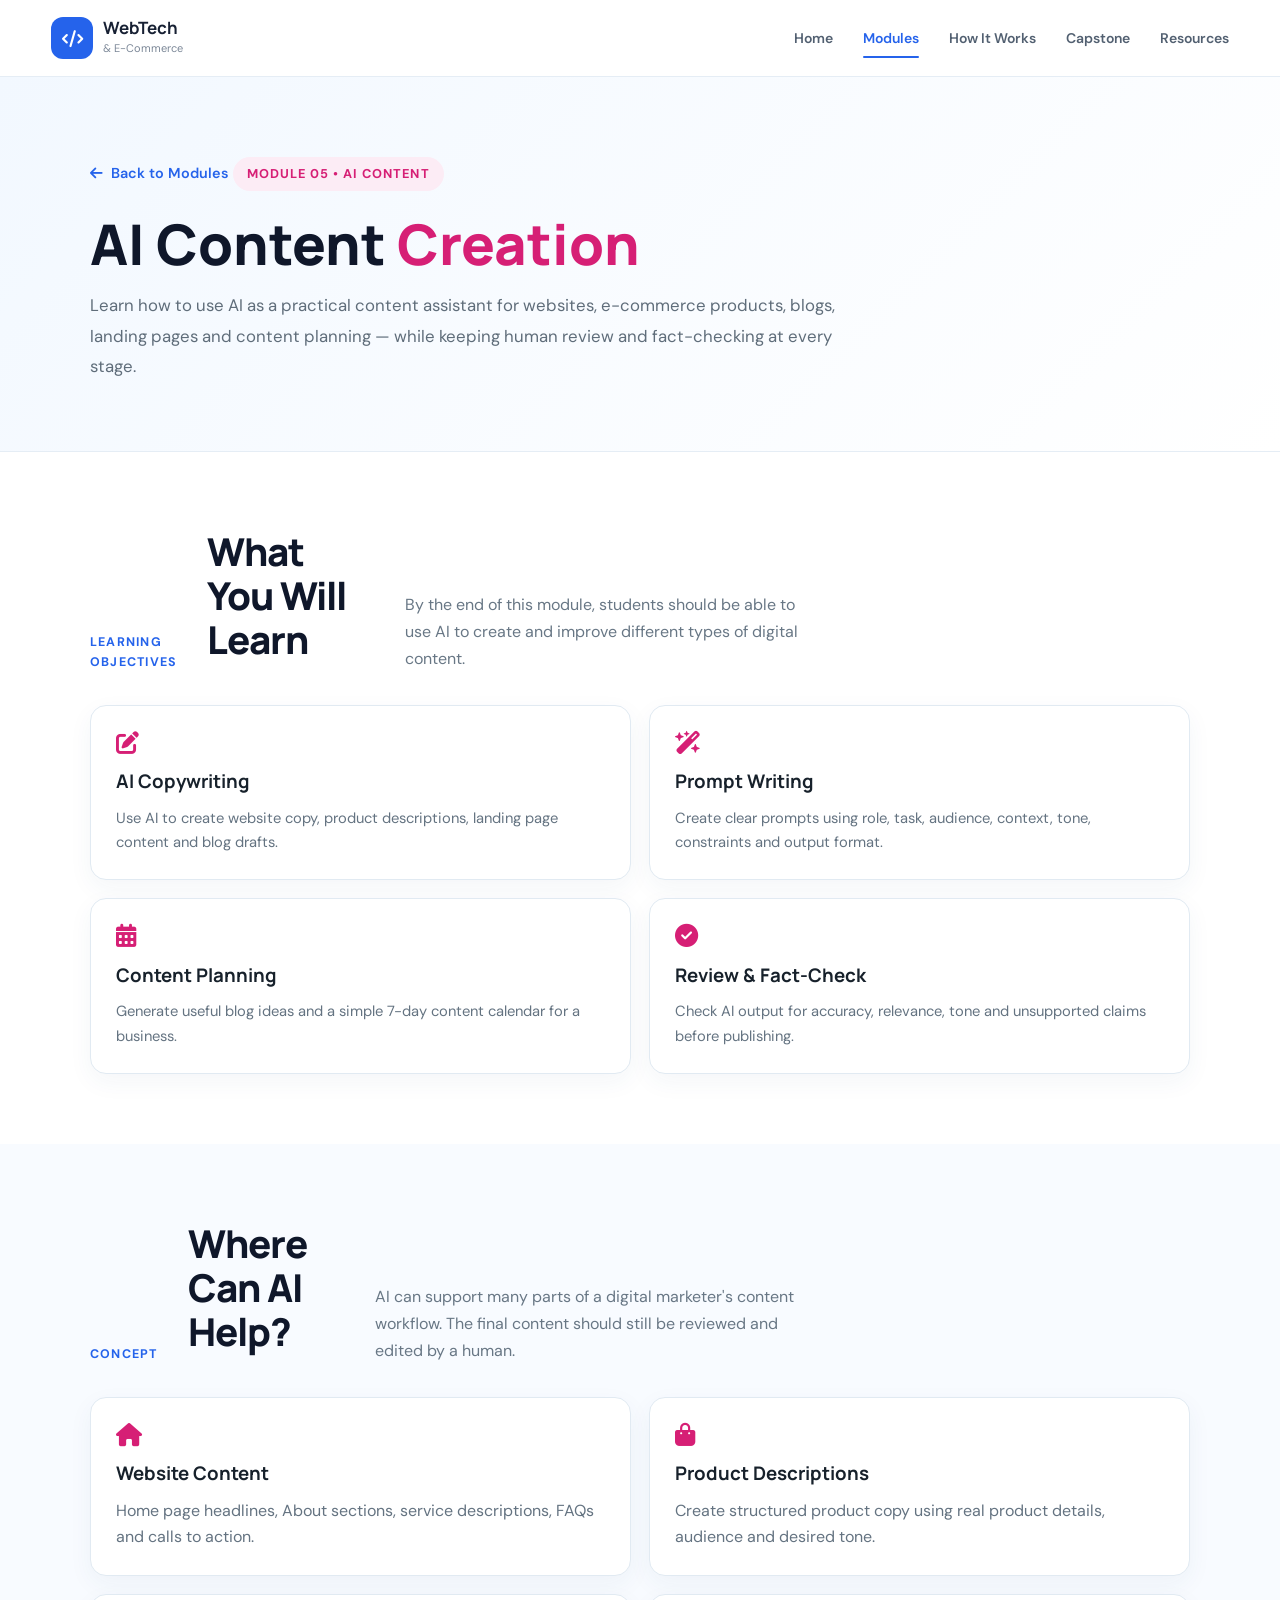
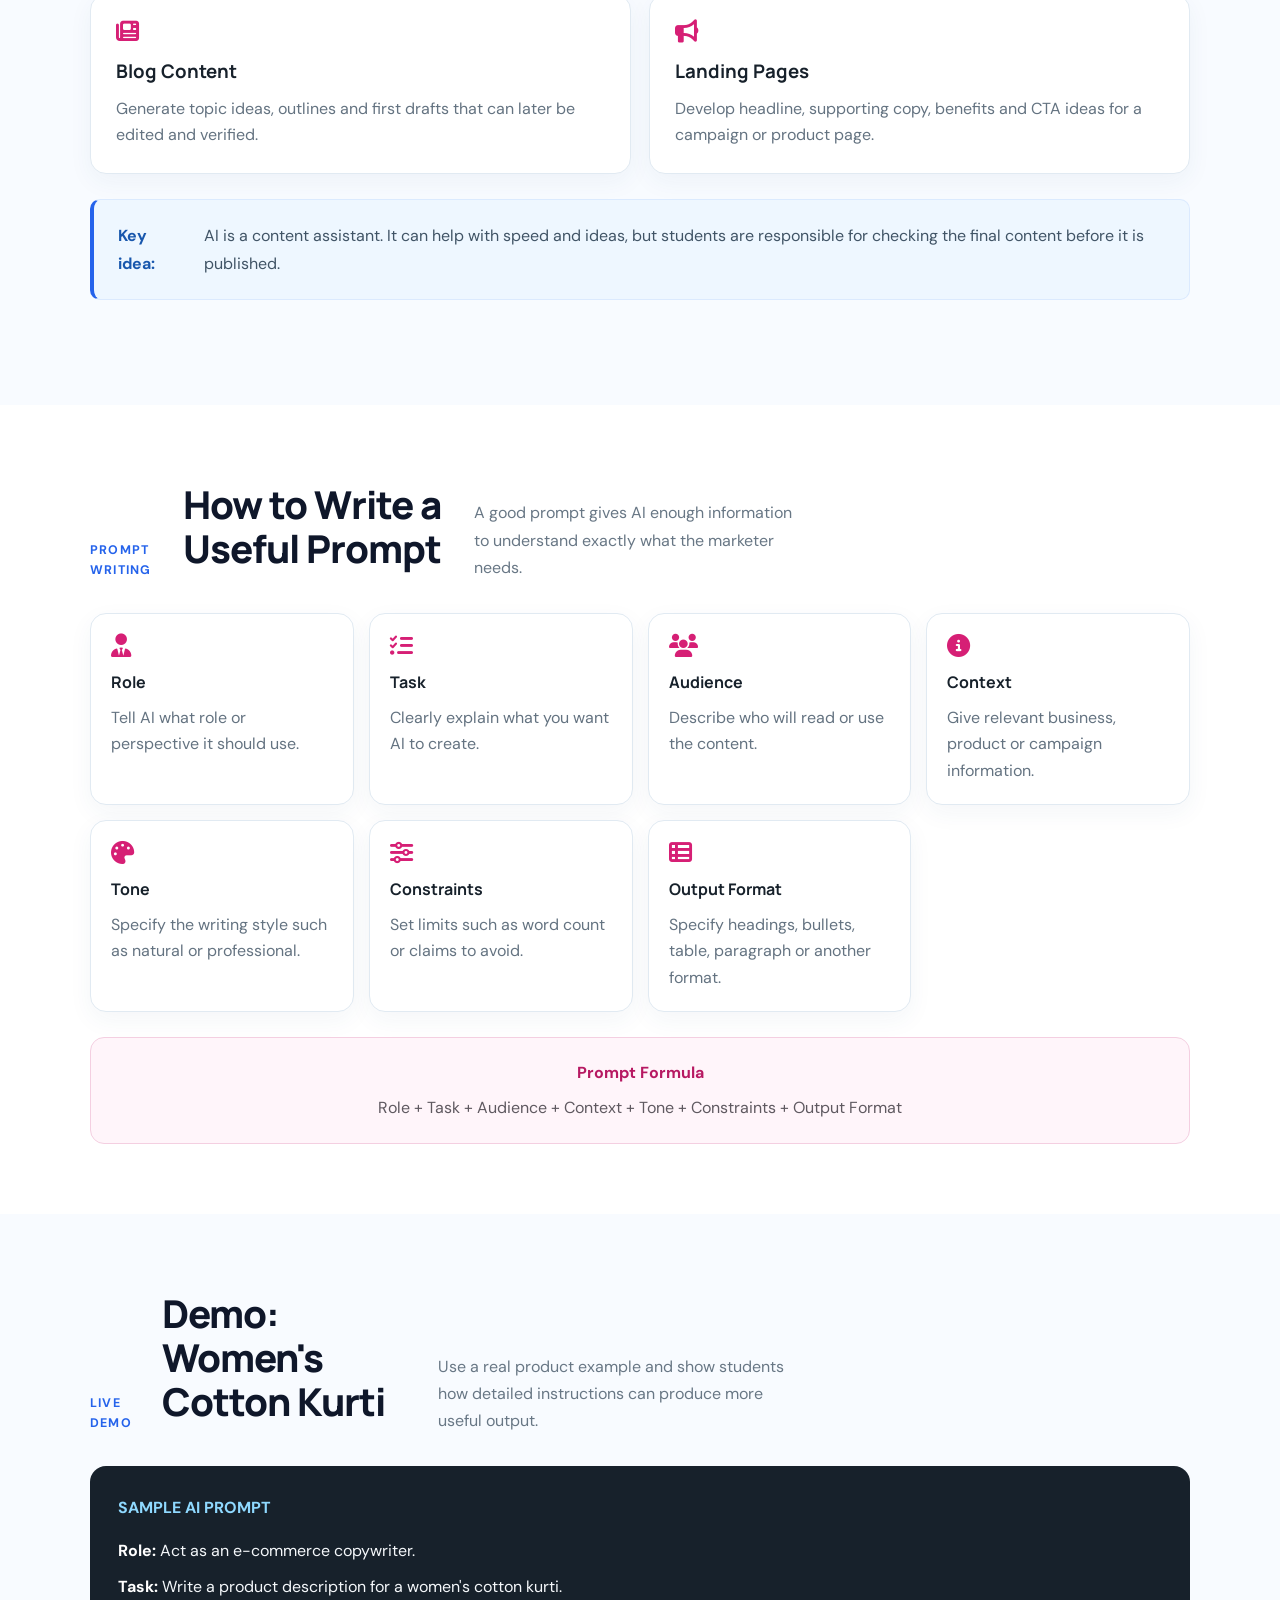
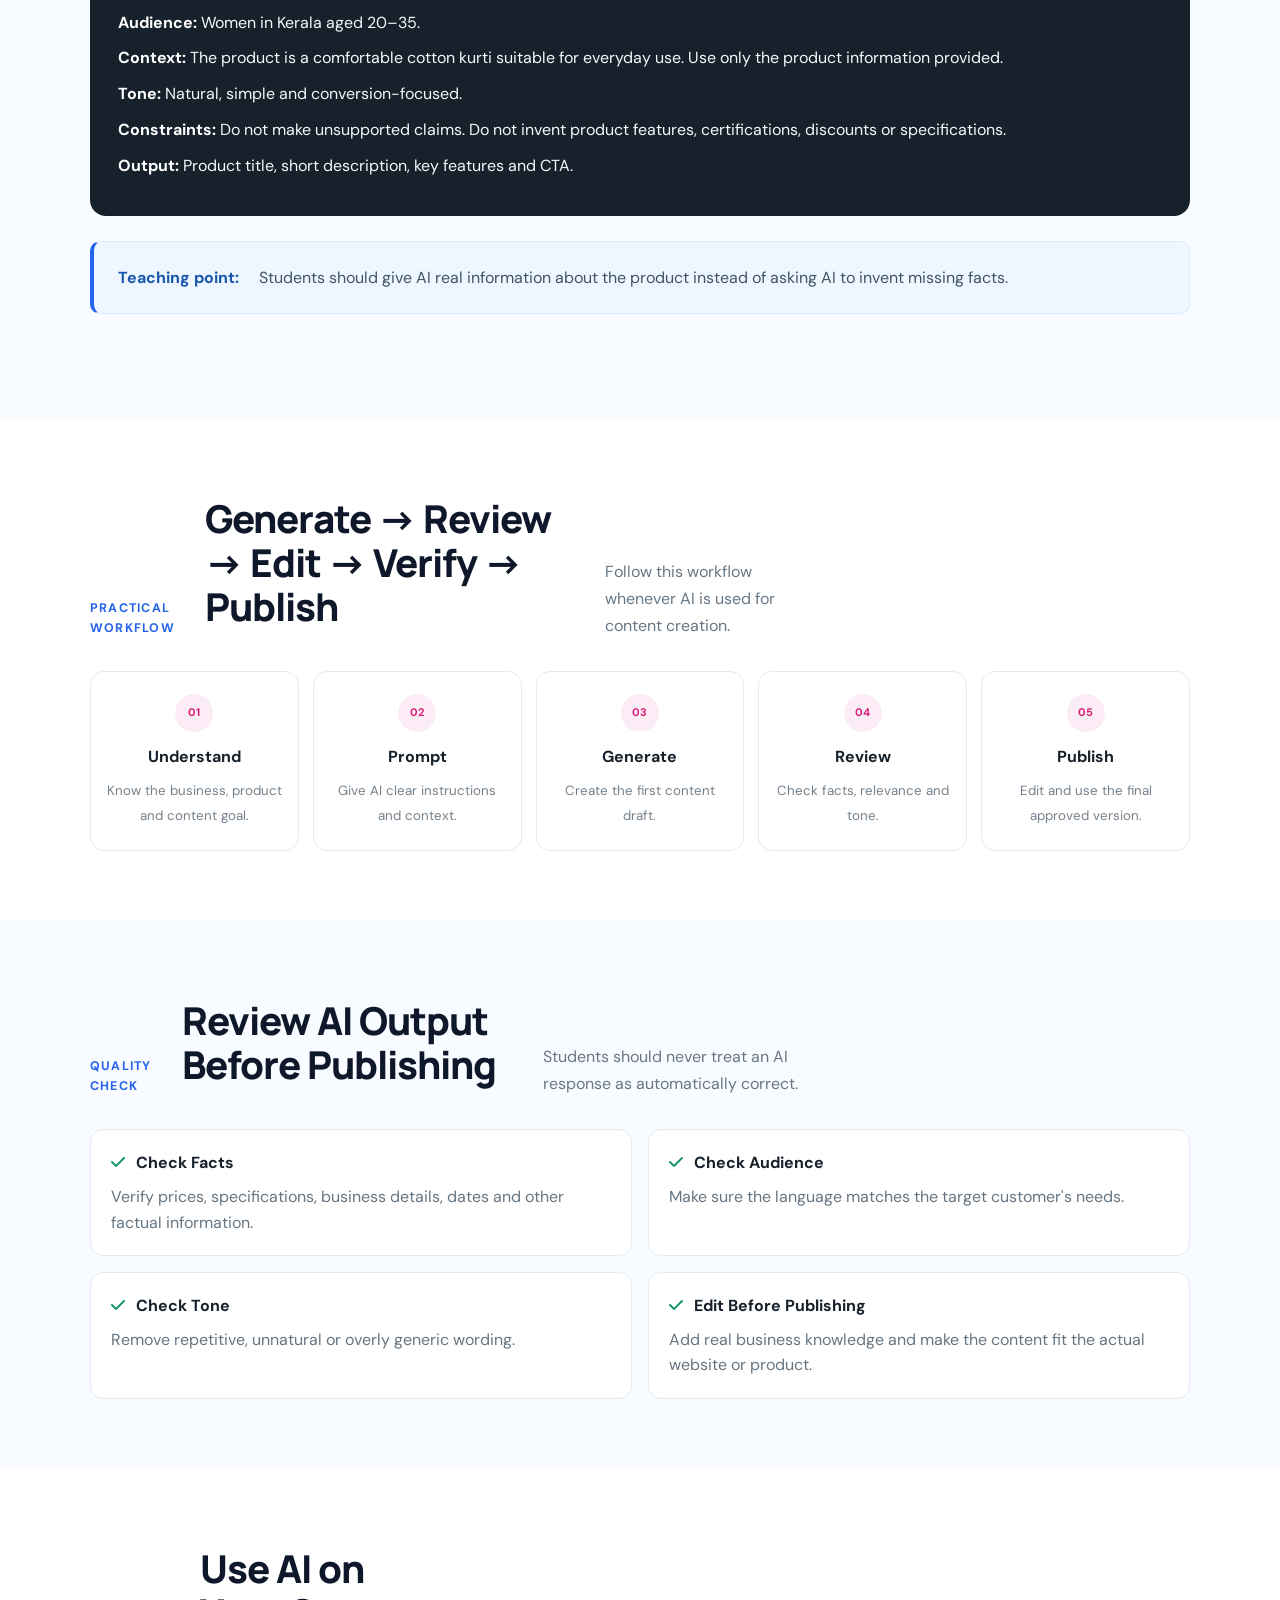
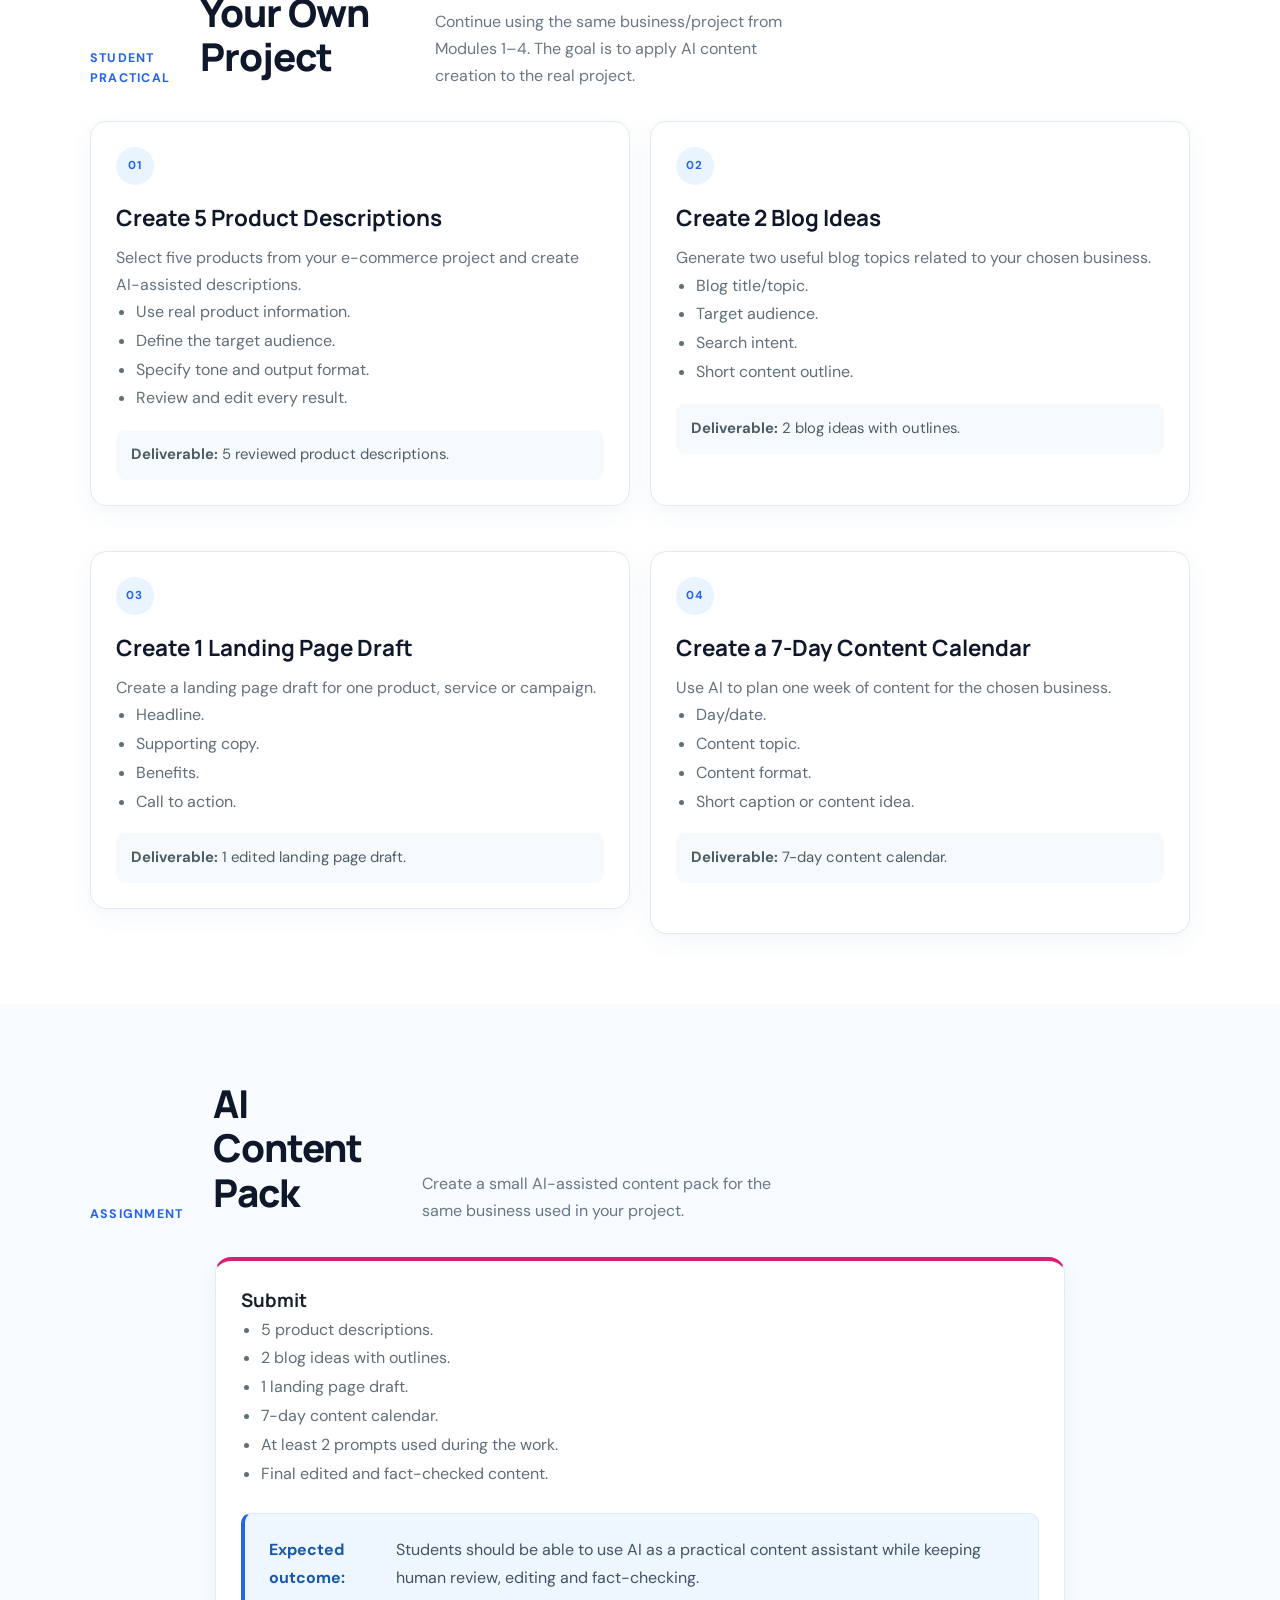
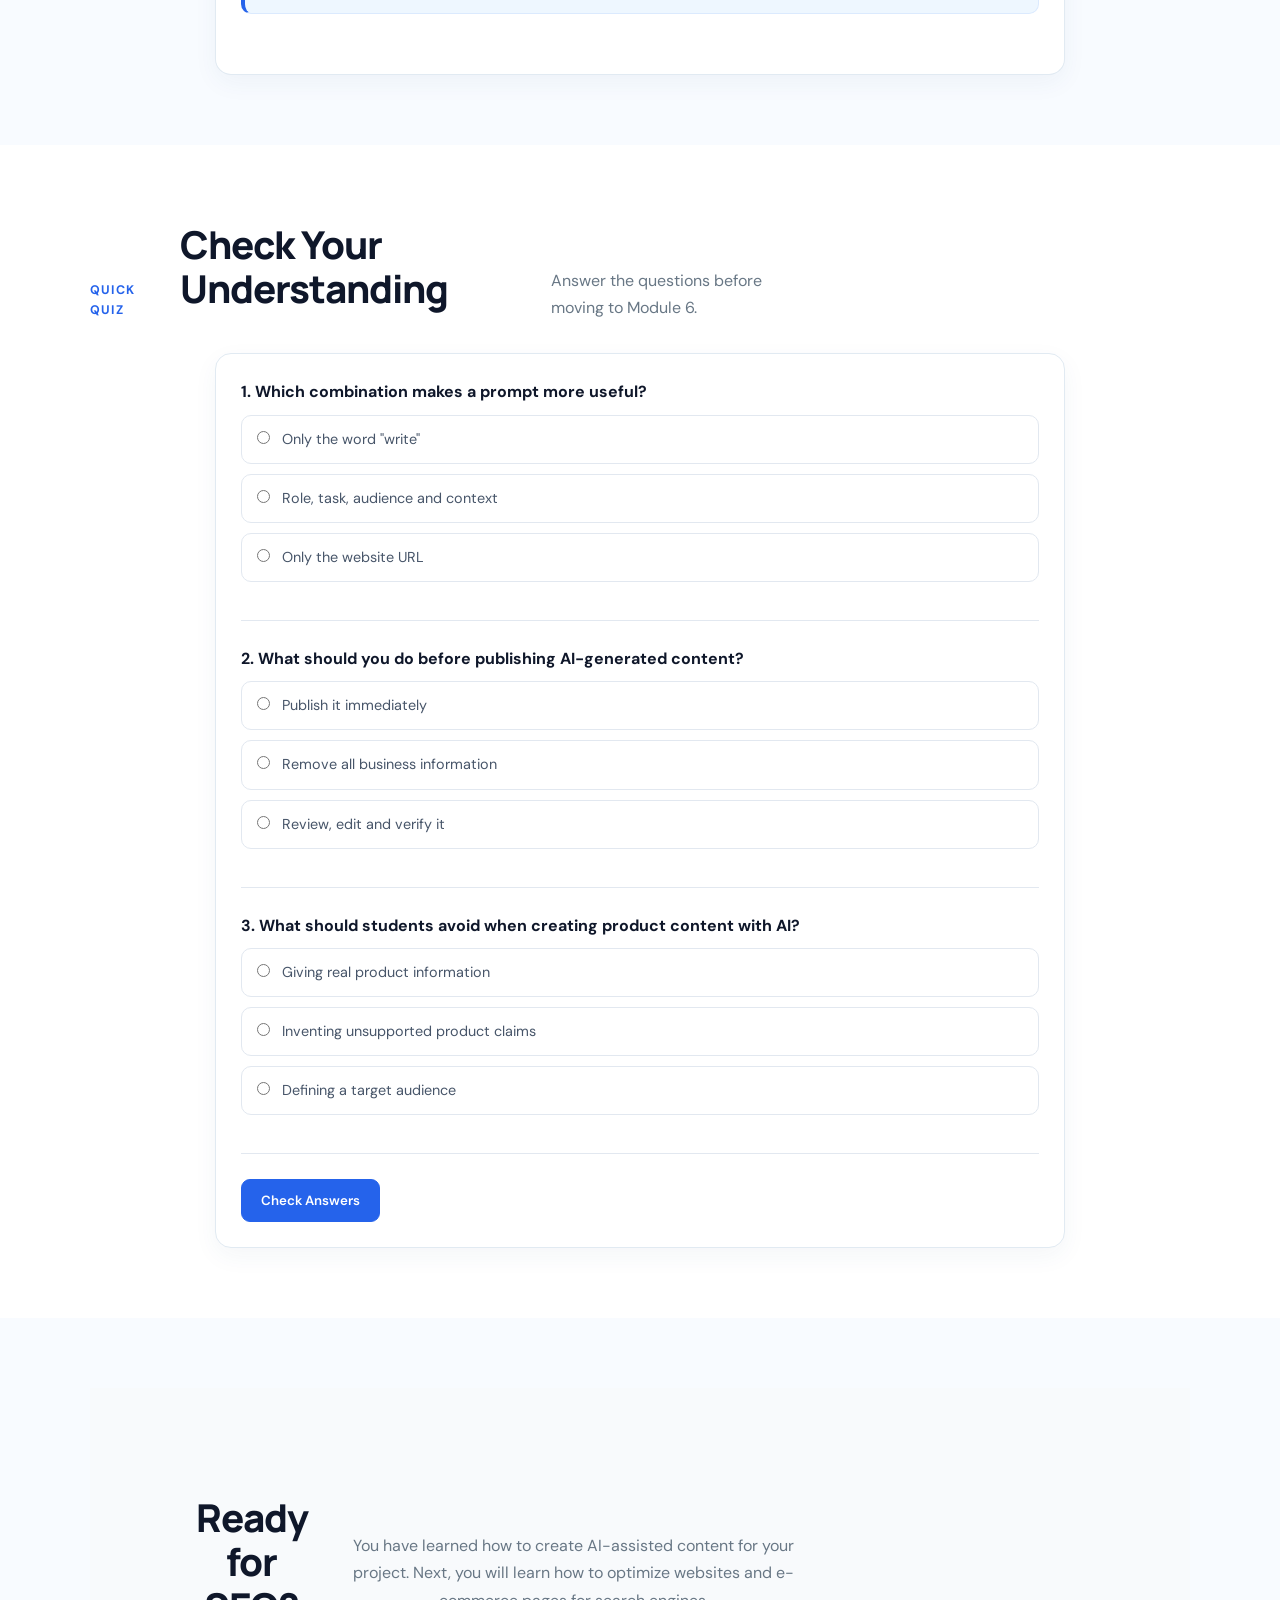
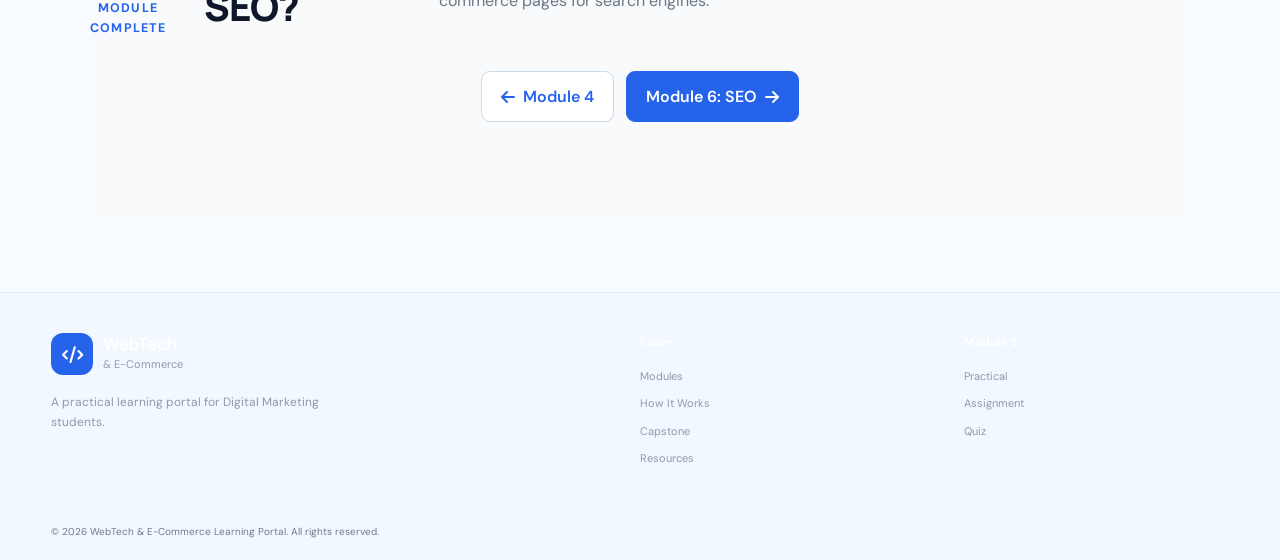
<file: module-5.html>
<!DOCTYPE html>
<html lang="en">

<head>
    <meta charset="UTF-8">
    <meta name="viewport" content="width=device-width, initial-scale=1.0">

    <title>Module 5 — AI Content Creation | WebTech & E-Commerce</title>

    <meta name="description"
        content="Module 5: Practical AI Content Creation for Digital Marketing students — product descriptions, blogs, landing pages, prompts and content calendars.">

    <link rel="stylesheet" href="mystyle.css">

    <!-- Google Fonts -->
    <link rel="preconnect" href="https://fonts.googleapis.com">
    <link rel="preconnect" href="https://fonts.gstatic.com" crossorigin>

    <link
        href="https://fonts.googleapis.com/css2?family=DM+Sans:wght@400;500;600;700&family=Manrope:wght@600;700;800&display=swap"
        rel="stylesheet">

    <!-- Font Awesome -->
    <link rel="stylesheet"
        href="https://cdnjs.cloudflare.com/ajax/libs/font-awesome/6.5.2/css/all.min.css">

    <style>

        /* ==========================================
           MODULE 5
           AI CONTENT CREATION
        ========================================== */

        .module-page {
            font-family: "DM Sans", sans-serif;
            color: #17212b;
        }

        /* ==========================================
           HERO
        ========================================== */

        .module-hero {
            padding: 80px 20px 70px;
            background: linear-gradient(135deg, #f2f8ff, #ffffff);
            border-bottom: 1px solid #e5edf5;
        }

        .module-hero-inner {
            max-width: 1100px;
            margin: auto;
        }

        .back-link {
            display: inline-flex;
            align-items: center;
            gap: 8px;
            color: #2563eb;
            text-decoration: none;
            font-weight: 600;
            margin-bottom: 28px;
        }

        .back-link:hover {
            color: #174db7;
        }

        .module-label {
            display: inline-block;
            padding: 7px 14px;
            border-radius: 30px;
            background: #fcecf5;
            color: #d61f75;
            font-size: .8rem;
            font-weight: 700;
            letter-spacing: .08em;
            margin-bottom: 15px;
        }

        .module-hero h1 {
            font-family: "Manrope", sans-serif;
            font-size: clamp(2.1rem, 5vw, 3.5rem);
            margin: 0 0 15px;
            line-height: 1.12;
        }

        .module-hero h1 span {
            color: #d61f75;
        }

        .module-hero p {
            max-width: 760px;
            color: #5f6d7a;
            font-size: 1.05rem;
            line-height: 1.8;
            margin: 0;
        }

        /* ==========================================
           COMMON SECTIONS
        ========================================== */

        .section {
            padding: 70px 20px;
        }

        .section.alt {
            background: #f8fbff;
        }

        .section-inner {
            max-width: 1100px;
            margin: auto;
        }

        .section-heading {
            margin-bottom: 32px;
        }

        .section-heading .label {
            color: #2563eb;
            font-size: .78rem;
            font-weight: 700;
            letter-spacing: .1em;
        }

        .section-heading h2 {
            font-family: "Manrope", sans-serif;
            font-size: clamp(1.7rem, 3vw, 2.4rem);
            margin: 8px 0 10px;
        }

        .section-heading p {
            max-width: 760px;
            color: #687785;
            line-height: 1.7;
        }

        /* ==========================================
           OBJECTIVES
        ========================================== */

        .objective-grid {
            display: grid;
            grid-template-columns: repeat(2, 1fr);
            gap: 18px;
        }

        .objective-card,
        .topic-card,
        .prompt-part,
        .practical-card,
        .assignment-box,
        .quiz-box {
            background: #fff;
            border: 1px solid #e1eaf2;
            border-radius: 16px;
            padding: 25px;
            box-shadow: 0 8px 25px rgba(31, 72, 110, .05);
        }

        .objective-card i,
        .topic-card i,
        .prompt-part i {
            color: #d61f75;
            font-size: 1.45rem;
            margin-bottom: 13px;
        }

        .objective-card h3,
        .topic-card h3,
        .prompt-part h3,
        .practical-card h3 {
            margin: 0 0 9px;
            font-family: "Manrope", sans-serif;
        }

        .objective-card p,
        .topic-card p,
        .prompt-part p,
        .practical-card p {
            color: #647381;
            line-height: 1.65;
            margin: 0;
        }

        /* ==========================================
           AI CONTENT TYPES
        ========================================== */

        .topic-grid {
            display: grid;
            grid-template-columns: repeat(2, 1fr);
            gap: 18px;
        }

        .concept-box {
            margin-top: 25px;
            padding: 22px 24px;
            background: #eef7ff;
            border-left: 4px solid #2563eb;
            border-radius: 10px;
            color: #405466;
            line-height: 1.7;
        }

        .concept-box strong {
            color: #1857ad;
        }

        /* ==========================================
           PROMPT STRUCTURE
        ========================================== */

        .prompt-grid {
            display: grid;
            grid-template-columns: repeat(4, 1fr);
            gap: 15px;
        }

        .prompt-part {
            padding: 20px;
        }

        .prompt-part h3 {
            font-size: 1rem;
        }

        .prompt-formula {
            margin-top: 25px;
            padding: 22px;
            background: #fff5fa;
            border: 1px solid #f4cfe1;
            border-radius: 14px;
            text-align: center;
        }

        .prompt-formula strong {
            display: block;
            color: #b71962;
            margin-bottom: 8px;
        }

        .prompt-formula span {
            color: #5f5960;
            line-height: 1.7;
        }

        /* ==========================================
           DEMO PROMPT
        ========================================== */

        .demo-box {
            background: #17212b;
            color: #f5f8fb;
            border-radius: 16px;
            padding: 28px;
            line-height: 1.8;
            overflow-x: auto;
        }

        .demo-title {
            color: #8fd9ff;
            font-weight: 700;
            margin-bottom: 14px;
        }

        .demo-box p {
            margin: 7px 0;
        }

        .demo-box strong {
            color: #ffffff;
        }

        /* ==========================================
           WORKFLOW
        ========================================== */

        .workflow {
            display: grid;
            grid-template-columns: repeat(5, 1fr);
            gap: 14px;
        }

        .workflow-step {
            text-align: center;
            padding: 22px 14px;
            border: 1px solid #e1eaf2;
            border-radius: 14px;
            background: #fff;
        }

        .workflow-step .number {
            width: 38px;
            height: 38px;
            display: flex;
            align-items: center;
            justify-content: center;
            margin: 0 auto 12px;
            border-radius: 50%;
            background: #fcecf5;
            color: #d61f75;
            font-weight: 700;
        }

        .workflow-step strong {
            display: block;
            margin-bottom: 7px;
        }

        .workflow-step small {
            color: #74818c;
            line-height: 1.5;
        }

        /* ==========================================
           FACT CHECK
        ========================================== */

        .check-grid {
            display: grid;
            grid-template-columns: repeat(2, 1fr);
            gap: 16px;
        }

        .check-item {
            padding: 20px;
            border: 1px solid #e1eaf2;
            border-radius: 13px;
            background: #fff;
        }

        .check-item i {
            color: #15966b;
            margin-right: 7px;
        }

        .check-item p {
            color: #667582;
            line-height: 1.6;
            margin: 8px 0 0;
        }

        /* ==========================================
           PRACTICAL
        ========================================== */

        .practical-grid {
            display: grid;
            grid-template-columns: repeat(2, 1fr);
            gap: 20px;
        }

        .practical-card {
            position: relative;
        }

        .practical-number {
            display: inline-flex;
            width: 38px;
            height: 38px;
            align-items: center;
            justify-content: center;
            border-radius: 50%;
            background: #eaf4ff;
            color: #2563eb;
            font-weight: 700;
            margin-bottom: 15px;
        }

        .practical-card ul,
        .assignment-box ul {
            padding-left: 20px;
            color: #5f6e79;
            line-height: 1.8;
        }

        .deliverable {
            margin-top: 17px;
            padding: 13px 15px;
            border-radius: 9px;
            background: #f7fafc;
            color: #4d5d68;
            font-size: .93rem;
        }

        /* ==========================================
           ASSIGNMENT
        ========================================== */

        .assignment-box {
            max-width: 850px;
            margin: auto;
            border-top: 4px solid #d61f75;
        }

        .assignment-box h3 {
            font-family: "Manrope", sans-serif;
            margin-top: 0;
        }

        /* ==========================================
           QUIZ
        ========================================== */

        .quiz-box {
            max-width: 850px;
            margin: auto;
        }

        .quiz-question {
            margin-bottom: 25px;
        }

        .quiz-question > p {
            font-weight: 700;
            margin-bottom: 10px;
        }

        .quiz-option {
            display: block;
            padding: 11px 13px;
            margin: 7px 0;
            background: #f8fbff;
            border: 1px solid #e1eaf2;
            border-radius: 8px;
            cursor: pointer;
        }

        .quiz-option:hover {
            border-color: #9cc9f0;
        }

        .quiz-result {
            display: none;
            margin-top: 18px;
            padding: 14px 16px;
            border-radius: 9px;
            background: #eef7ff;
            color: #1857ad;
            font-weight: 700;
        }

        /* ==========================================
           MODULE COMPLETE
        ========================================== */

        .module-complete {
            text-align: center;
        }

        .module-complete p {
            max-width: 680px;
            margin: 0 auto 25px;
            color: #687785;
            line-height: 1.7;
        }

        .module-buttons {
            display: flex;
            justify-content: center;
            gap: 12px;
            flex-wrap: wrap;
        }

        .module-btn {
            display: inline-flex;
            align-items: center;
            gap: 8px;
            padding: 12px 19px;
            border-radius: 9px;
            text-decoration: none;
            border: 1px solid #cbdbe8;
            color: #2563eb;
            background: #fff;
            font-weight: 600;
        }

        .module-btn.primary {
            background: #2563eb;
            border-color: #2563eb;
            color: #fff;
        }

        .module-btn:hover {
            transform: translateY(-1px);
        }

        /* ==========================================
           NAVBAR
        ========================================== */

        .site-header {
            position: sticky;
            top: 0;
            z-index: 1000;
            background: rgba(255, 255, 255, .96);
            border-bottom: 1px solid #e5edf5;
            backdrop-filter: blur(10px);
        }

        .main-nav a.active {
            color: #2563eb;
        }

        /* ==========================================
           FOOTER
        ========================================== */

        .site-footer {
            margin-top: 0;
            background: #f2f8ff;
            border-top: 1px solid #dce9f4;
        }

        .footer-content {
            padding-top: 40px;
            padding-bottom: 35px;
        }

        /* ==========================================
           RESPONSIVE
        ========================================== */

        @media (max-width: 900px) {

            .prompt-grid {
                grid-template-columns: repeat(2, 1fr);
            }

            .workflow {
                grid-template-columns: repeat(2, 1fr);
            }

            .main-nav {
                display: none;
                position: absolute;
                top: 72px;
                left: 0;
                right: 0;
                background: #fff;
                padding: 20px;
                border-bottom: 1px solid #e5edf5;
                flex-direction: column;
            }

            .main-nav.show {
                display: flex;
            }

            .menu-toggle {
                display: block;
            }
        }

        @media (max-width: 700px) {

            .objective-grid,
            .topic-grid,
            .practical-grid,
            .check-grid {
                grid-template-columns: 1fr;
            }

            .prompt-grid,
            .workflow {
                grid-template-columns: 1fr;
            }

            .module-hero {
                padding-top: 60px;
            }

        }

    </style>
</head>


<body class="module-page">


    <!-- ==========================================
         HEADER
    ========================================== -->

    <header class="site-header">

        <div class="container nav-container">

            <a href="index.html" class="logo">

                <span class="logo-icon">
                    <i class="fa-solid fa-code"></i>
                </span>

                <span>
                    <strong>WebTech</strong>
                    <small>&amp; E-Commerce</small>
                </span>

            </a>


            <nav class="main-nav" id="mainNav">

                <a href="index.html">
                    Home
                </a>

                <a href="index.html#modules" class="active">
                    Modules
                </a>

                <a href="index.html#learning-flow">
                    How It Works
                </a>

                <a href="index.html#capstone">
                    Capstone
                </a>

                <a href="index.html#resources">
                    Resources
                </a>

            </nav>


            <button class="menu-toggle" id="menuToggle" aria-label="Open menu">

                <i class="fa-solid fa-bars"></i>

            </button>

        </div>

    </header>



    <main>


        <!-- ==========================================
             MODULE HERO
        ========================================== -->

        <section class="module-hero">

            <div class="module-hero-inner">

                <a href="index.html#modules" class="back-link">

                    <i class="fa-solid fa-arrow-left"></i>

                    Back to Modules

                </a>


                <span class="module-label">
                    MODULE 05 • AI CONTENT
                </span>


                <h1>
                    AI Content
                    <span>Creation</span>
                </h1>


                <p>

                    Learn how to use AI as a practical content assistant
                    for websites, e-commerce products, blogs, landing pages
                    and content planning — while keeping human review and
                    fact-checking at every stage.

                </p>

            </div>

        </section>



        <!-- ==========================================
             LEARNING OBJECTIVES
        ========================================== -->

        <section class="section">

            <div class="section-inner">

                <div class="section-heading">

                    <span class="label">
                        LEARNING OBJECTIVES
                    </span>

                    <h2>
                        What You Will Learn
                    </h2>

                    <p>

                        By the end of this module, students should be able
                        to use AI to create and improve different types
                        of digital content.

                    </p>

                </div>


                <div class="objective-grid">


                    <div class="objective-card">

                        <i class="fa-solid fa-pen-to-square"></i>

                        <h3>
                            AI Copywriting
                        </h3>

                        <p>

                            Use AI to create website copy,
                            product descriptions, landing page
                            content and blog drafts.

                        </p>

                    </div>


                    <div class="objective-card">

                        <i class="fa-solid fa-wand-magic-sparkles"></i>

                        <h3>
                            Prompt Writing
                        </h3>

                        <p>

                            Create clear prompts using role,
                            task, audience, context, tone,
                            constraints and output format.

                        </p>

                    </div>


                    <div class="objective-card">

                        <i class="fa-solid fa-calendar-days"></i>

                        <h3>
                            Content Planning
                        </h3>

                        <p>

                            Generate useful blog ideas and
                            a simple 7-day content calendar
                            for a business.

                        </p>

                    </div>


                    <div class="objective-card">

                        <i class="fa-solid fa-circle-check"></i>

                        <h3>
                            Review &amp; Fact-Check
                        </h3>

                        <p>

                            Check AI output for accuracy,
                            relevance, tone and unsupported
                            claims before publishing.

                        </p>

                    </div>


                </div>

            </div>

        </section>



        <!-- ==========================================
             AI CONTENT TYPES
        ========================================== -->

        <section class="section alt">

            <div class="section-inner">

                <div class="section-heading">

                    <span class="label">
                        CONCEPT
                    </span>

                    <h2>
                        Where Can AI Help?
                    </h2>

                    <p>

                        AI can support many parts of a digital marketer's
                        content workflow. The final content should still
                        be reviewed and edited by a human.

                    </p>

                </div>


                <div class="topic-grid">


                    <div class="topic-card">

                        <i class="fa-solid fa-house"></i>

                        <h3>
                            Website Content
                        </h3>

                        <p>

                            Home page headlines, About sections,
                            service descriptions, FAQs and
                            calls to action.

                        </p>

                    </div>


                    <div class="topic-card">

                        <i class="fa-solid fa-bag-shopping"></i>

                        <h3>
                            Product Descriptions
                        </h3>

                        <p>

                            Create structured product copy using
                            real product details, audience and
                            desired tone.

                        </p>

                    </div>


                    <div class="topic-card">

                        <i class="fa-solid fa-newspaper"></i>

                        <h3>
                            Blog Content
                        </h3>

                        <p>

                            Generate topic ideas, outlines and
                            first drafts that can later be
                            edited and verified.

                        </p>

                    </div>


                    <div class="topic-card">

                        <i class="fa-solid fa-bullhorn"></i>

                        <h3>
                            Landing Pages
                        </h3>

                        <p>

                            Develop headline, supporting copy,
                            benefits and CTA ideas for a
                            campaign or product page.

                        </p>

                    </div>


                </div>


                <div class="concept-box">

                    <strong>
                        Key idea:
                    </strong>

                    AI is a content assistant. It can help with
                    speed and ideas, but students are responsible
                    for checking the final content before it is published.

                </div>

            </div>

        </section>



        <!-- ==========================================
             PROMPT STRUCTURE
        ========================================== -->

        <section class="section">

            <div class="section-inner">

                <div class="section-heading">

                    <span class="label">
                        PROMPT WRITING
                    </span>

                    <h2>
                        How to Write a Useful Prompt
                    </h2>

                    <p>

                        A good prompt gives AI enough information
                        to understand exactly what the marketer needs.

                    </p>

                </div>


                <div class="prompt-grid">


                    <div class="prompt-part">

                        <i class="fa-solid fa-user-tie"></i>

                        <h3>
                            Role
                        </h3>

                        <p>
                            Tell AI what role or perspective
                            it should use.
                        </p>

                    </div>


                    <div class="prompt-part">

                        <i class="fa-solid fa-list-check"></i>

                        <h3>
                            Task
                        </h3>

                        <p>
                            Clearly explain what you want
                            AI to create.
                        </p>

                    </div>


                    <div class="prompt-part">

                        <i class="fa-solid fa-users"></i>

                        <h3>
                            Audience
                        </h3>

                        <p>
                            Describe who will read or use
                            the content.
                        </p>

                    </div>


                    <div class="prompt-part">

                        <i class="fa-solid fa-circle-info"></i>

                        <h3>
                            Context
                        </h3>

                        <p>
                            Give relevant business, product
                            or campaign information.
                        </p>

                    </div>


                    <div class="prompt-part">

                        <i class="fa-solid fa-palette"></i>

                        <h3>
                            Tone
                        </h3>

                        <p>
                            Specify the writing style such
                            as natural or professional.
                        </p>

                    </div>


                    <div class="prompt-part">

                        <i class="fa-solid fa-sliders"></i>

                        <h3>
                            Constraints
                        </h3>

                        <p>
                            Set limits such as word count
                            or claims to avoid.
                        </p>

                    </div>


                    <div class="prompt-part">

                        <i class="fa-solid fa-table-list"></i>

                        <h3>
                            Output Format
                        </h3>

                        <p>
                            Specify headings, bullets, table,
                            paragraph or another format.
                        </p>

                    </div>


                </div>


                <div class="prompt-formula">

                    <strong>
                        Prompt Formula
                    </strong>

                    <span>
                        Role + Task + Audience + Context +
                        Tone + Constraints + Output Format
                    </span>

                </div>

            </div>

        </section>



        <!-- ==========================================
             LIVE DEMO
        ========================================== -->

        <section class="section alt">

            <div class="section-inner">

                <div class="section-heading">

                    <span class="label">
                        LIVE DEMO
                    </span>

                    <h2>
                        Demo: Women's Cotton Kurti
                    </h2>

                    <p>

                        Use a real product example and show students
                        how detailed instructions can produce more useful output.

                    </p>

                </div>


                <div class="demo-box">

                    <div class="demo-title">
                        SAMPLE AI PROMPT
                    </div>


                    <p>
                        <strong>Role:</strong>
                        Act as an e-commerce copywriter.
                    </p>


                    <p>
                        <strong>Task:</strong>
                        Write a product description for a women's cotton kurti.
                    </p>


                    <p>
                        <strong>Audience:</strong>
                        Women in Kerala aged 20–35.
                    </p>


                    <p>
                        <strong>Context:</strong>
                        The product is a comfortable cotton kurti
                        suitable for everyday use. Use only the
                        product information provided.
                    </p>


                    <p>
                        <strong>Tone:</strong>
                        Natural, simple and conversion-focused.
                    </p>


                    <p>
                        <strong>Constraints:</strong>
                        Do not make unsupported claims. Do not invent
                        product features, certifications, discounts
                        or specifications.
                    </p>


                    <p>
                        <strong>Output:</strong>
                        Product title, short description,
                        key features and CTA.
                    </p>

                </div>


                <div class="concept-box">

                    <strong>
                        Teaching point:
                    </strong>

                    Students should give AI real information
                    about the product instead of asking AI
                    to invent missing facts.

                </div>

            </div>

        </section>



        <!-- ==========================================
             AI CONTENT WORKFLOW
        ========================================== -->

        <section class="section">

            <div class="section-inner">

                <div class="section-heading">

                    <span class="label">
                        PRACTICAL WORKFLOW
                    </span>

                    <h2>
                        Generate → Review → Edit → Verify → Publish
                    </h2>

                    <p>

                        Follow this workflow whenever AI is used
                        for content creation.

                    </p>

                </div>


                <div class="workflow">


                    <div class="workflow-step">

                        <div class="number">
                            01
                        </div>

                        <strong>
                            Understand
                        </strong>

                        <small>
                            Know the business, product
                            and content goal.
                        </small>

                    </div>


                    <div class="workflow-step">

                        <div class="number">
                            02
                        </div>

                        <strong>
                            Prompt
                        </strong>

                        <small>
                            Give AI clear instructions
                            and context.
                        </small>

                    </div>


                    <div class="workflow-step">

                        <div class="number">
                            03
                        </div>

                        <strong>
                            Generate
                        </strong>

                        <small>
                            Create the first
                            content draft.
                        </small>

                    </div>


                    <div class="workflow-step">

                        <div class="number">
                            04
                        </div>

                        <strong>
                            Review
                        </strong>

                        <small>
                            Check facts, relevance
                            and tone.
                        </small>

                    </div>


                    <div class="workflow-step">

                        <div class="number">
                            05
                        </div>

                        <strong>
                            Publish
                        </strong>

                        <small>
                            Edit and use the final
                            approved version.
                        </small>

                    </div>


                </div>

            </div>

        </section>



        <!-- ==========================================
             FACT CHECK
        ========================================== -->

        <section class="section alt">

            <div class="section-inner">

                <div class="section-heading">

                    <span class="label">
                        QUALITY CHECK
                    </span>

                    <h2>
                        Review AI Output Before Publishing
                    </h2>

                    <p>

                        Students should never treat an AI response
                        as automatically correct.

                    </p>

                </div>


                <div class="check-grid">


                    <div class="check-item">

                        <strong>

                            <i class="fa-solid fa-check"></i>

                            Check Facts

                        </strong>

                        <p>

                            Verify prices, specifications,
                            business details, dates and
                            other factual information.

                        </p>

                    </div>


                    <div class="check-item">

                        <strong>

                            <i class="fa-solid fa-check"></i>

                            Check Audience

                        </strong>

                        <p>

                            Make sure the language matches
                            the target customer's needs.

                        </p>

                    </div>


                    <div class="check-item">

                        <strong>

                            <i class="fa-solid fa-check"></i>

                            Check Tone

                        </strong>

                        <p>

                            Remove repetitive, unnatural
                            or overly generic wording.

                        </p>

                    </div>


                    <div class="check-item">

                        <strong>

                            <i class="fa-solid fa-check"></i>

                            Edit Before Publishing

                        </strong>

                        <p>

                            Add real business knowledge and
                            make the content fit the actual
                            website or product.

                        </p>

                    </div>


                </div>

            </div>

        </section>



        <!-- ==========================================
             STUDENT PRACTICAL
        ========================================== -->

        <section class="section" id="practical">

            <div class="section-inner">

                <div class="section-heading">

                    <span class="label">
                        STUDENT PRACTICAL
                    </span>

                    <h2>
                        Use AI on Your Own Project
                    </h2>

                    <p>

                        Continue using the same business/project
                        from Modules 1–4. The goal is to apply
                        AI content creation to the real project.

                    </p>

                </div>


                <div class="practical-grid">


                    <!-- Practical 01 -->

                    <div class="practical-card">

                        <div class="practical-number">
                            01
                        </div>

                        <h3>
                            Create 5 Product Descriptions
                        </h3>

                        <p>

                            Select five products from your
                            e-commerce project and create
                            AI-assisted descriptions.

                        </p>

                        <ul>

                            <li>
                                Use real product information.
                            </li>

                            <li>
                                Define the target audience.
                            </li>

                            <li>
                                Specify tone and output format.
                            </li>

                            <li>
                                Review and edit every result.
                            </li>

                        </ul>


                        <div class="deliverable">

                            <strong>
                                Deliverable:
                            </strong>

                            5 reviewed product descriptions.

                        </div>

                    </div>



                    <!-- Practical 02 -->

                    <div class="practical-card">

                        <div class="practical-number">
                            02
                        </div>

                        <h3>
                            Create 2 Blog Ideas
                        </h3>

                        <p>

                            Generate two useful blog topics
                            related to your chosen business.

                        </p>

                        <ul>

                            <li>
                                Blog title/topic.
                            </li>

                            <li>
                                Target audience.
                            </li>

                            <li>
                                Search intent.
                            </li>

                            <li>
                                Short content outline.
                            </li>

                        </ul>


                        <div class="deliverable">

                            <strong>
                                Deliverable:
                            </strong>

                            2 blog ideas with outlines.

                        </div>

                    </div>



                    <!-- Practical 03 -->

                    <div class="practical-card">

                        <div class="practical-number">
                            03
                        </div>

                        <h3>
                            Create 1 Landing Page Draft
                        </h3>

                        <p>

                            Create a landing page draft for
                            one product, service or campaign.

                        </p>

                        <ul>

                            <li>
                                Headline.
                            </li>

                            <li>
                                Supporting copy.
                            </li>

                            <li>
                                Benefits.
                            </li>

                            <li>
                                Call to action.
                            </li>

                        </ul>


                        <div class="deliverable">

                            <strong>
                                Deliverable:
                            </strong>

                            1 edited landing page draft.

                        </div>

                    </div>



                    <!-- Practical 04 -->

                    <div class="practical-card">

                        <div class="practical-number">
                            04
                        </div>

                        <h3>
                            Create a 7-Day Content Calendar
                        </h3>

                        <p>

                            Use AI to plan one week of content
                            for the chosen business.

                        </p>

                        <ul>

                            <li>
                                Day/date.
                            </li>

                            <li>
                                Content topic.
                            </li>

                            <li>
                                Content format.
                            </li>

                            <li>
                                Short caption or content idea.
                            </li>

                        </ul>


                        <div class="deliverable">

                            <strong>
                                Deliverable:
                            </strong>

                            7-day content calendar.

                        </div>

                    </div>


                </div>

            </div>

        </section>



        <!-- ==========================================
             ASSIGNMENT
        ========================================== -->

        <section class="section alt" id="assignment">

            <div class="section-inner">

                <div class="section-heading">

                    <span class="label">
                        ASSIGNMENT
                    </span>

                    <h2>
                        AI Content Pack
                    </h2>

                    <p>

                        Create a small AI-assisted content pack
                        for the same business used in your project.

                    </p>

                </div>


                <div class="assignment-box">

                    <h3>
                        Submit
                    </h3>


                    <ul>

                        <li>
                            5 product descriptions.
                        </li>

                        <li>
                            2 blog ideas with outlines.
                        </li>

                        <li>
                            1 landing page draft.
                        </li>

                        <li>
                            7-day content calendar.
                        </li>

                        <li>
                            At least 2 prompts used during the work.
                        </li>

                        <li>
                            Final edited and fact-checked content.
                        </li>

                    </ul>


                    <div class="concept-box">

                        <strong>
                            Expected outcome:
                        </strong>

                        Students should be able to use AI as a
                        practical content assistant while keeping
                        human review, editing and fact-checking.

                    </div>

                </div>

            </div>

        </section>



        <!-- ==========================================
             QUIZ
        ========================================== -->

        <section class="section" id="quiz">

            <div class="section-inner">

                <div class="section-heading">

                    <span class="label">
                        QUICK QUIZ
                    </span>

                    <h2>
                        Check Your Understanding
                    </h2>

                    <p>
                        Answer the questions before moving to Module 6.
                    </p>

                </div>


                <div class="quiz-box">

                    <form id="module5Quiz">


                        <!-- Question 1 -->

                        <div class="quiz-question">

                            <p>
                                1. Which combination makes a prompt more useful?
                            </p>


                            <label class="quiz-option">

                                <input type="radio"
                                    name="q1"
                                    value="a">

                                Only the word "write"

                            </label>


                            <label class="quiz-option">

                                <input type="radio"
                                    name="q1"
                                    value="b">

                                Role, task, audience and context

                            </label>


                            <label class="quiz-option">

                                <input type="radio"
                                    name="q1"
                                    value="c">

                                Only the website URL

                            </label>

                        </div>



                        <!-- Question 2 -->

                        <div class="quiz-question">

                            <p>
                                2. What should you do before publishing AI-generated content?
                            </p>


                            <label class="quiz-option">

                                <input type="radio"
                                    name="q2"
                                    value="a">

                                Publish it immediately

                            </label>


                            <label class="quiz-option">

                                <input type="radio"
                                    name="q2"
                                    value="b">

                                Remove all business information

                            </label>


                            <label class="quiz-option">

                                <input type="radio"
                                    name="q2"
                                    value="c">

                                Review, edit and verify it

                            </label>

                        </div>



                        <!-- Question 3 -->

                        <div class="quiz-question">

                            <p>
                                3. What should students avoid when creating product content with AI?
                            </p>


                            <label class="quiz-option">

                                <input type="radio"
                                    name="q3"
                                    value="a">

                                Giving real product information

                            </label>


                            <label class="quiz-option">

                                <input type="radio"
                                    name="q3"
                                    value="b">

                                Inventing unsupported product claims

                            </label>


                            <label class="quiz-option">

                                <input type="radio"
                                    name="q3"
                                    value="c">

                                Defining a target audience

                            </label>

                        </div>



                        <button type="button"
                            class="module-btn primary"
                            onclick="checkQuiz()">

                            Check Answers

                        </button>


                        <div class="quiz-result"
                            id="quizResult">
                        </div>


                    </form>

                </div>

            </div>

        </section>



        <!-- ==========================================
             MODULE COMPLETE
        ========================================== -->

        <section class="section alt">

            <div class="section-inner module-complete">

                <div class="section-heading">

                    <span class="label">
                        MODULE COMPLETE
                    </span>

                    <h2>
                        Ready for SEO?
                    </h2>

                    <p>

                        You have learned how to create AI-assisted
                        content for your project. Next, you will learn
                        how to optimize websites and e-commerce pages
                        for search engines.

                    </p>

                </div>


                <div class="module-buttons">


                    <a href="module-4.html"
                        class="module-btn">

                        <i class="fa-solid fa-arrow-left"></i>

                        Module 4

                    </a>


                    <a href="module-6.html"
                        class="module-btn primary">

                        Module 6: SEO

                        <i class="fa-solid fa-arrow-right"></i>

                    </a>


                </div>

            </div>

        </section>


    </main>



    <!-- ==========================================
         FOOTER
    ========================================== -->

    <footer class="site-footer">

        <div class="container footer-content">


            <div class="footer-brand">

                <a href="index.html"
                    class="logo">

                    <span class="logo-icon">
                        <i class="fa-solid fa-code"></i>
                    </span>

                    <span>

                        <strong>
                            WebTech
                        </strong>

                        <small>
                            &amp; E-Commerce
                        </small>

                    </span>

                </a>


                <p>

                    A practical learning portal for
                    Digital Marketing students.

                </p>

            </div>



            <div class="footer-links">

                <h4>
                    Learn
                </h4>

                <a href="index.html#modules">
                    Modules
                </a>

                <a href="index.html#learning-flow">
                    How It Works
                </a>

                <a href="index.html#capstone">
                    Capstone
                </a>

                <a href="index.html#resources">
                    Resources
                </a>

            </div>



            <div class="footer-links">

                <h4>
                    Module 5
                </h4>

                <a href="#practical">
                    Practical
                </a>

                <a href="#assignment">
                    Assignment
                </a>

                <a href="#quiz">
                    Quiz
                </a>

            </div>


        </div>


        <div class="footer-bottom">

            <div class="container">

                <p>

                    © <span id="currentYear"></span>

                    WebTech &amp; E-Commerce Learning Portal.

                    All rights reserved.

                </p>

            </div>

        </div>

    </footer>



    <!-- ==========================================
         JAVASCRIPT
    ========================================== -->

    <script>

        /* Mobile Navigation */

        const menuToggle =
            document.getElementById("menuToggle");

        const mainNav =
            document.getElementById("mainNav");


        if (menuToggle) {

            menuToggle.addEventListener(
                "click",
                function () {

                    mainNav.classList.toggle("show");

                }
            );

        }



        /* Current Year */

        const currentYear =
            document.getElementById("currentYear");


        if (currentYear) {

            currentYear.textContent =
                new Date().getFullYear();

        }



        /* Quiz */

        function checkQuiz() {

            const answers = {

                q1: "b",
                q2: "c",
                q3: "b"

            };


            let score = 0;


            Object.keys(answers).forEach(
                function (question) {

                    const selected =
                        document.querySelector(
                            'input[name="' +
                            question +
                            '"]:checked'
                        );


                    if (
                        selected &&
                        selected.value ===
                        answers[question]
                    ) {

                        score++;

                    }

                }
            );


            const result =
                document.getElementById(
                    "quizResult"
                );


            result.style.display =
                "block";


            result.textContent =
                "Your score: " +
                score +
                " / 3";

        }

    </script>


</body>

</html>
</file>
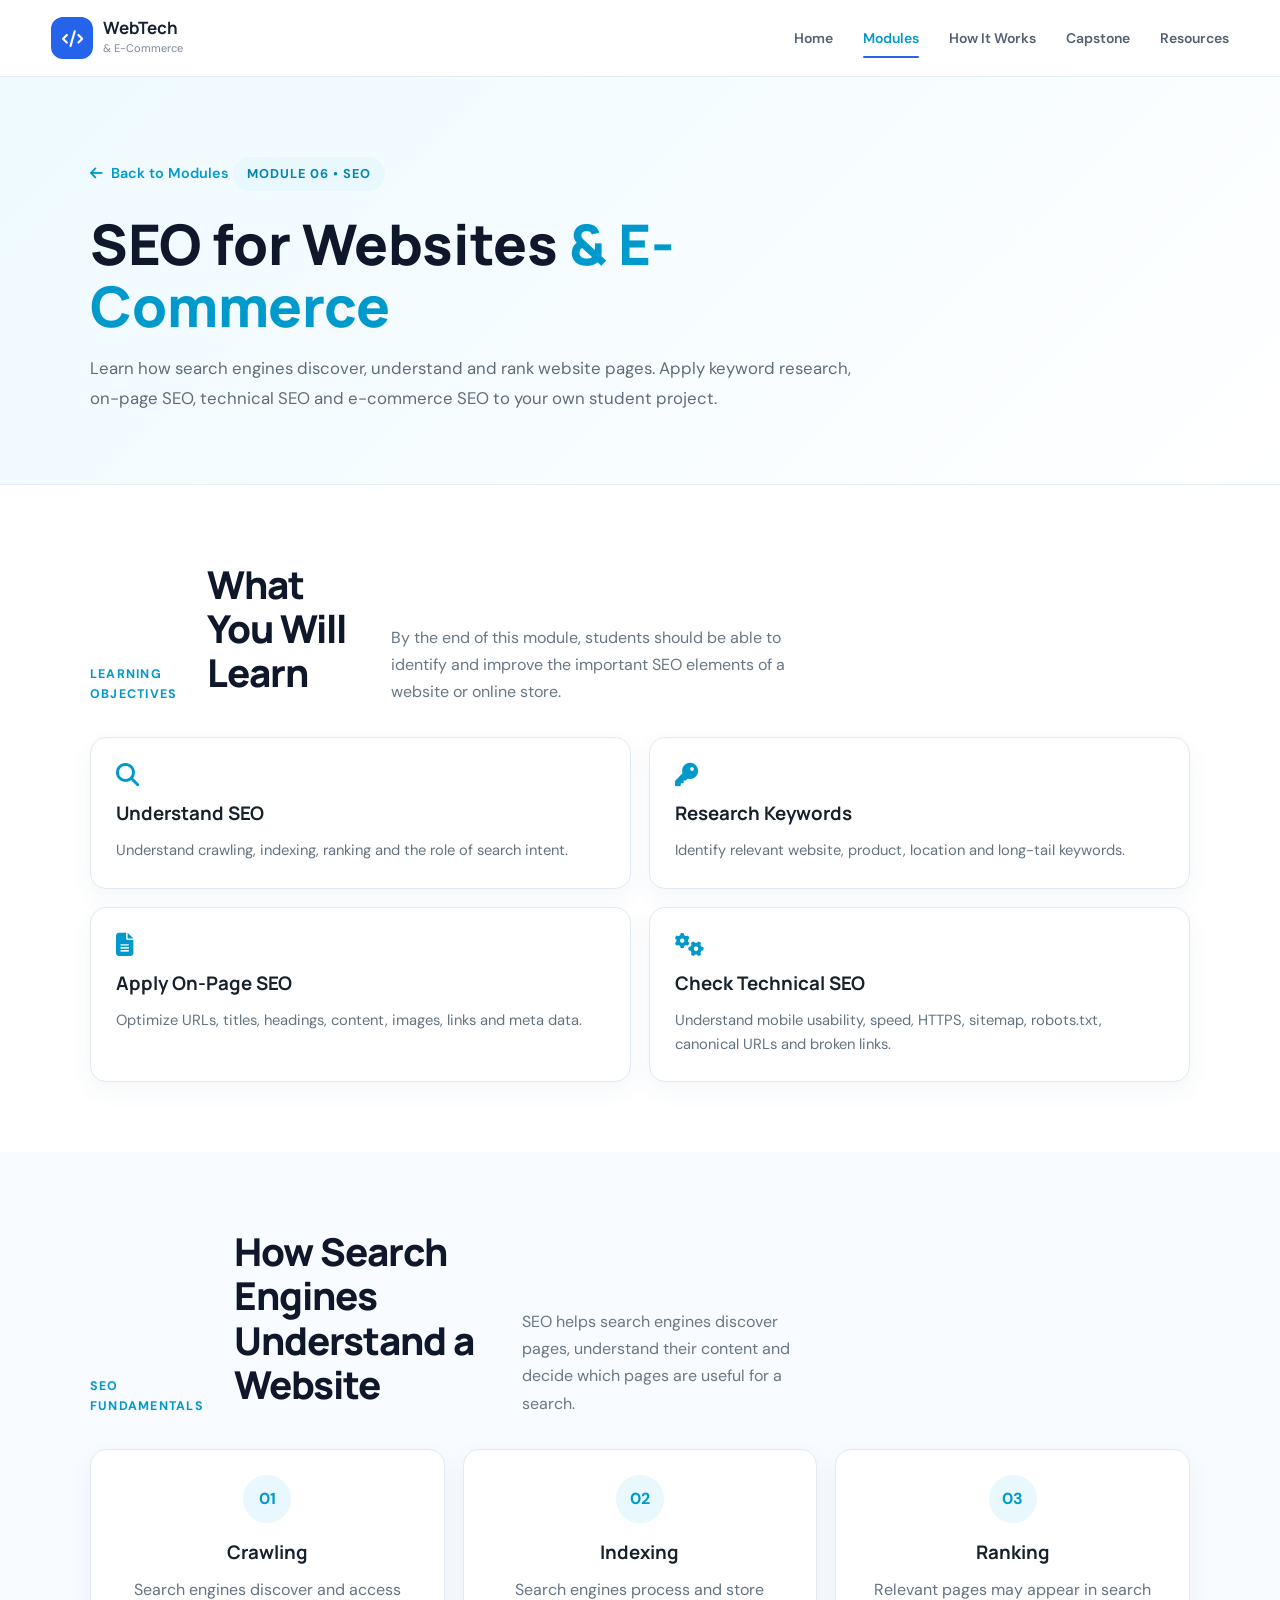
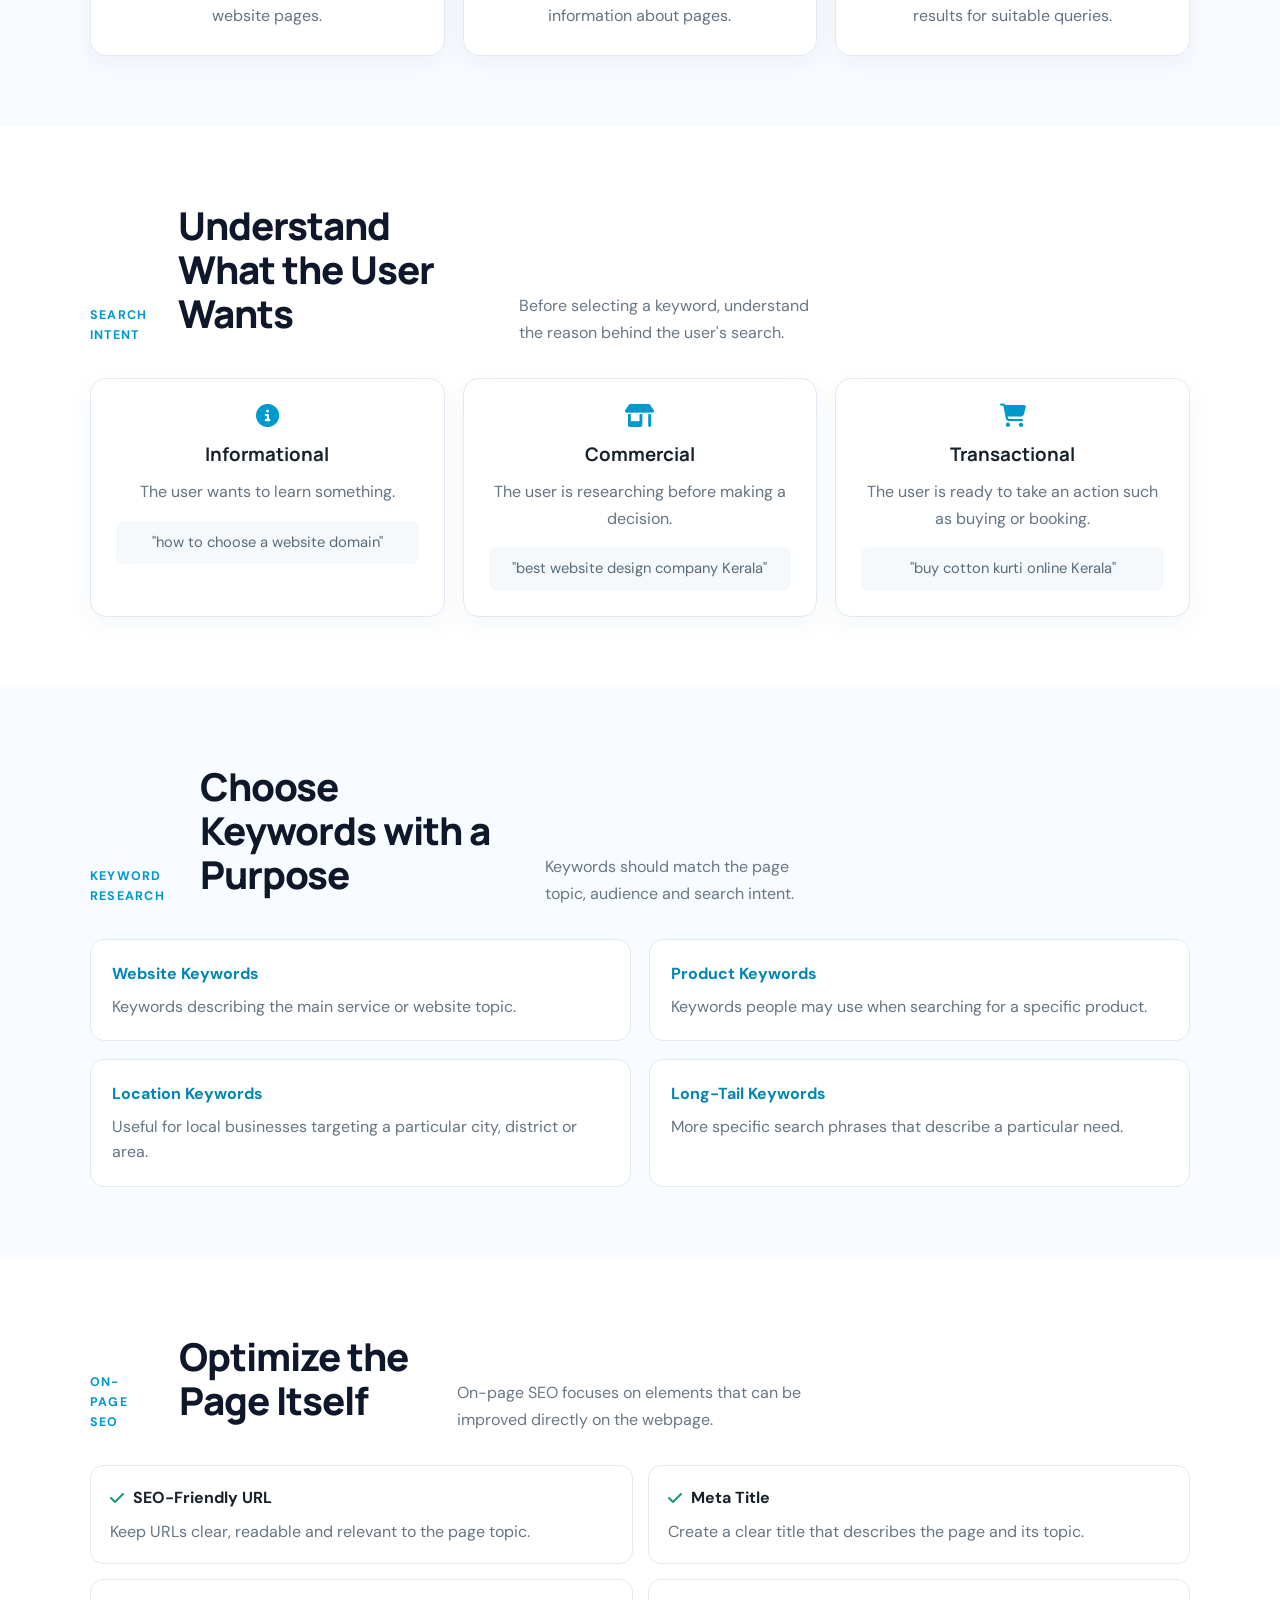
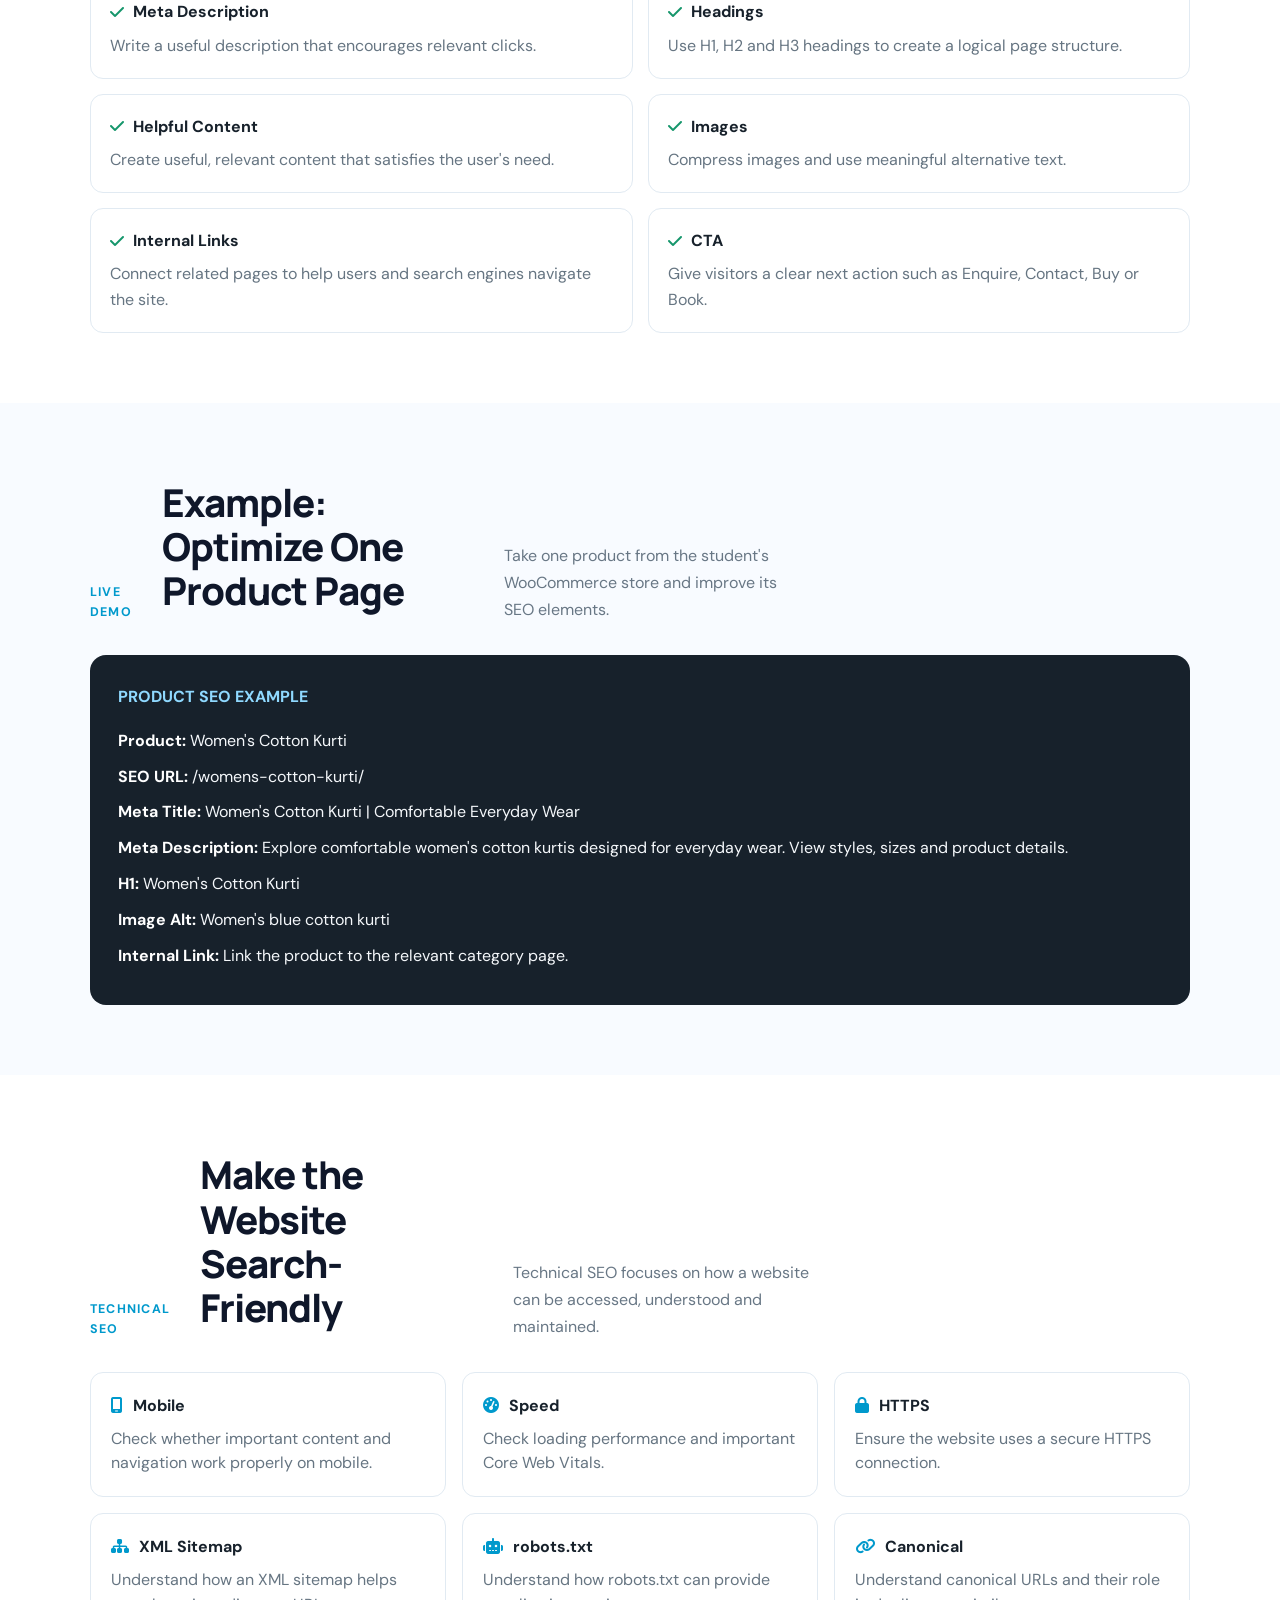
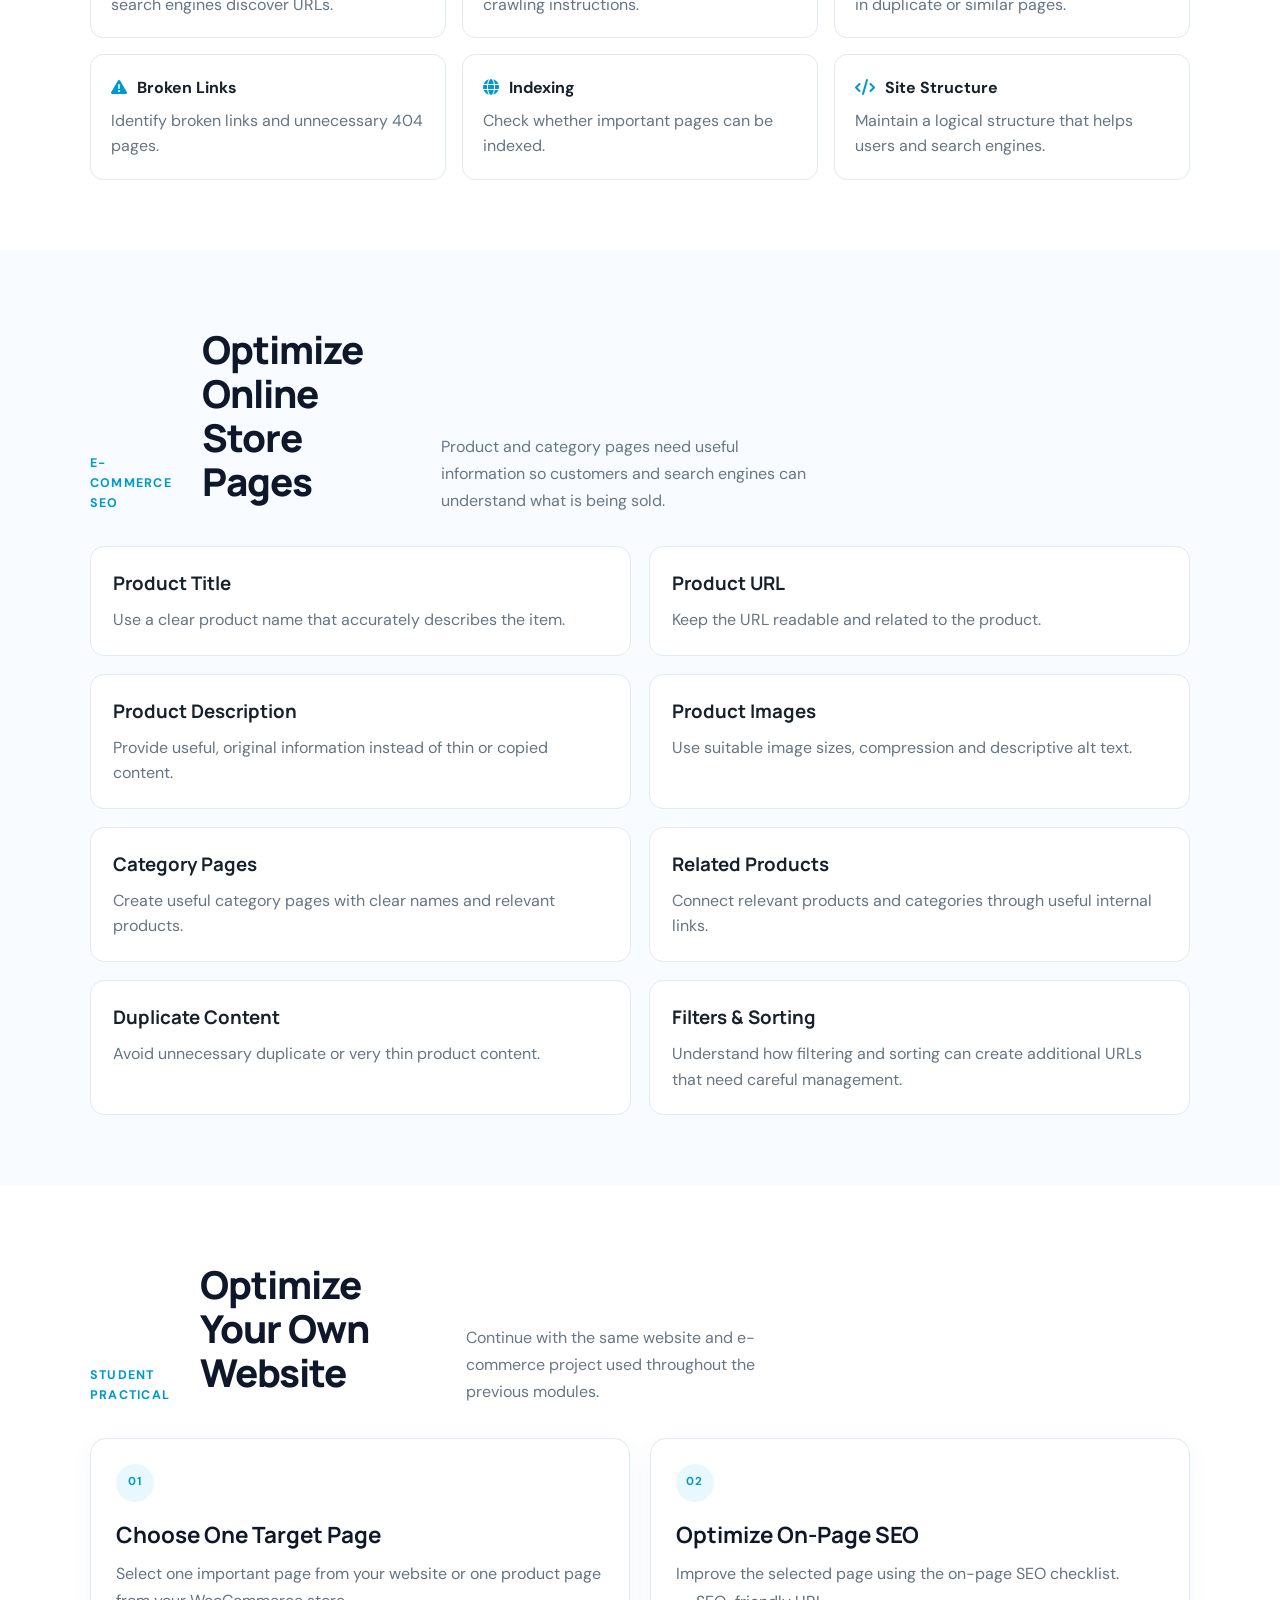
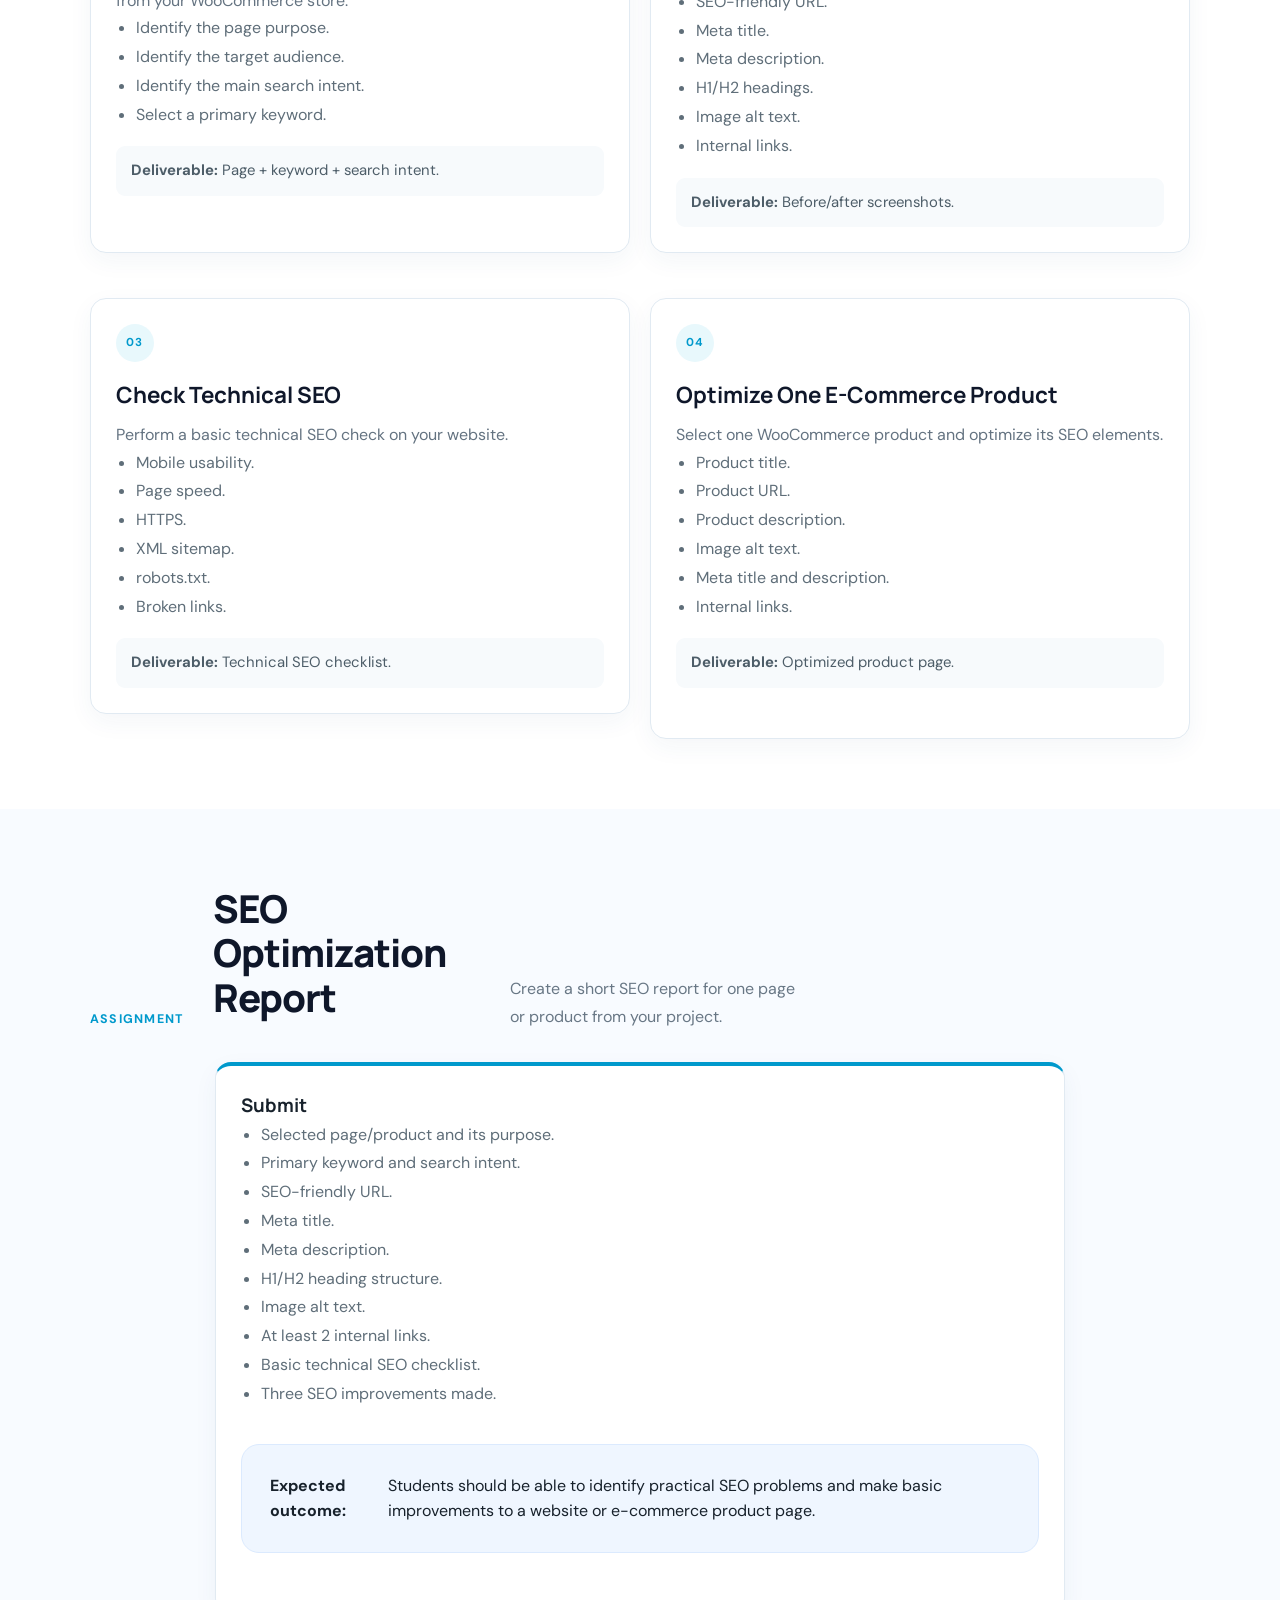
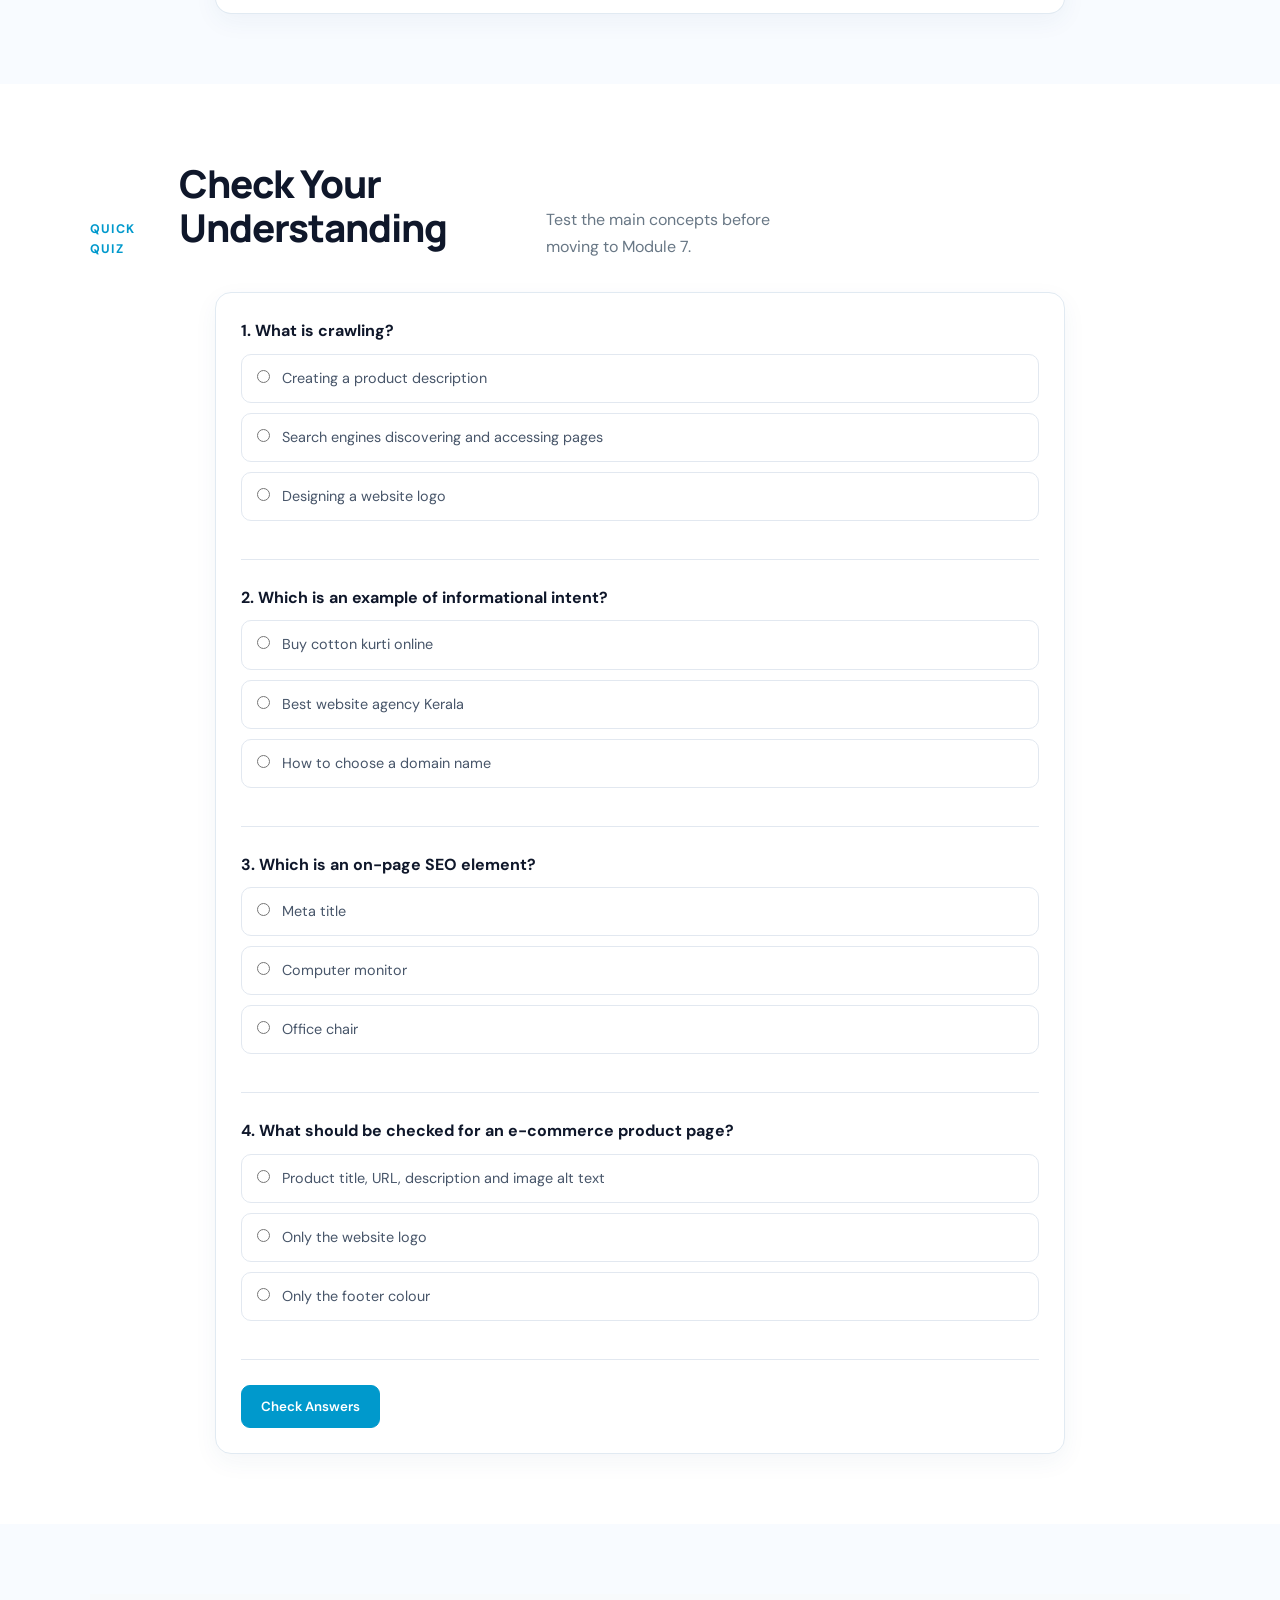
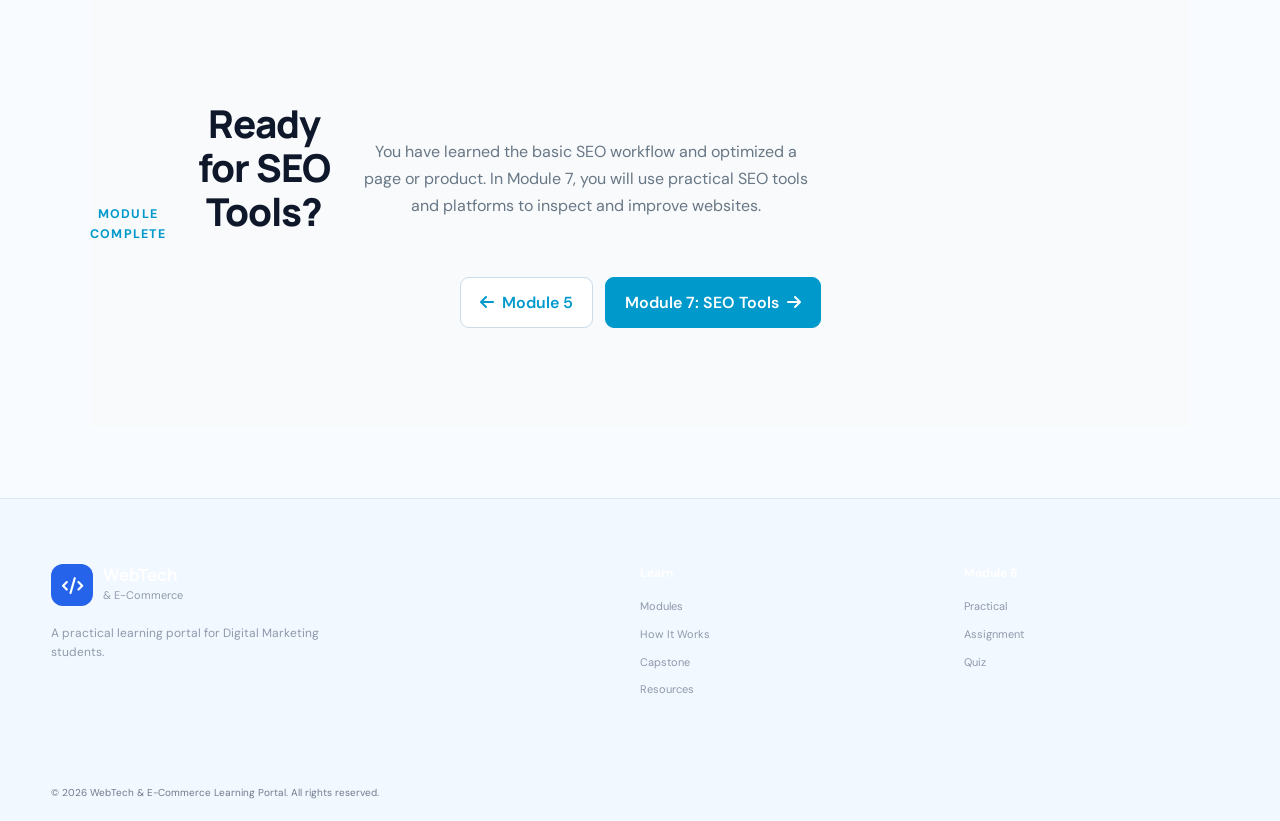
<file: module-6.html>
<!DOCTYPE html>
<html lang="en">

<head>

    <meta charset="UTF-8">
    <meta name="viewport" content="width=device-width, initial-scale=1.0">

    <title>Module 6 — SEO for Websites & E-Commerce | WebTech & E-Commerce</title>

    <meta name="description"
        content="Module 6: Practical SEO for websites and e-commerce. Learn keywords, search intent, on-page SEO, technical SEO and e-commerce SEO.">

    <meta name="keywords"
        content="SEO, website SEO, e-commerce SEO, keyword research, on-page SEO, technical SEO">

    <meta name="author" content="Digital Marketing Training">

    <link rel="stylesheet" href="mystyle.css">

    <!-- Google Fonts -->
    <link rel="preconnect" href="https://fonts.googleapis.com">
    <link rel="preconnect" href="https://fonts.gstatic.com" crossorigin>

    <link
        href="https://fonts.googleapis.com/css2?family=DM+Sans:wght@400;500;600;700&family=Manrope:wght@600;700;800&display=swap"
        rel="stylesheet">

    <!-- Font Awesome -->
    <link rel="stylesheet"
        href="https://cdnjs.cloudflare.com/ajax/libs/font-awesome/6.5.2/css/all.min.css">


    <style>

        /* ==========================================
           MODULE 6 — SEO
        ========================================== */

        .module-page {
            font-family: "DM Sans", sans-serif;
            color: #17212b;
        }


        /* ==========================================
           HERO
        ========================================== */

        .module-hero {
            padding: 80px 20px 70px;
            background: linear-gradient(135deg, #eefaff, #ffffff);
            border-bottom: 1px solid #e5edf5;
        }

        .module-hero-inner {
            max-width: 1100px;
            margin: auto;
        }

        .back-link {
            display: inline-flex;
            align-items: center;
            gap: 8px;
            color: #0099cc;
            text-decoration: none;
            font-weight: 600;
            margin-bottom: 28px;
        }

        .back-link:hover {
            color: #007ca8;
        }

        .module-label {
            display: inline-block;
            padding: 7px 14px;
            border-radius: 30px;
            background: #e8f8fc;
            color: #0086b3;
            font-size: .8rem;
            font-weight: 700;
            letter-spacing: .08em;
            margin-bottom: 15px;
        }

        .module-hero h1 {
            font-family: "Manrope", sans-serif;
            font-size: clamp(2.1rem, 5vw, 3.5rem);
            margin: 0 0 15px;
            line-height: 1.12;
        }

        .module-hero h1 span {
            color: #0099cc;
        }

        .module-hero p {
            max-width: 780px;
            color: #5f6d7a;
            font-size: 1.05rem;
            line-height: 1.8;
            margin: 0;
        }


        /* ==========================================
           COMMON
        ========================================== */

        .section {
            padding: 70px 20px;
        }

        .section.alt {
            background: #f8fbff;
        }

        .section-inner {
            max-width: 1100px;
            margin: auto;
        }

        .section-heading {
            margin-bottom: 32px;
        }

        .section-heading .label {
            color: #0099cc;
            font-size: .78rem;
            font-weight: 700;
            letter-spacing: .1em;
        }

        .section-heading h2 {
            font-family: "Manrope", sans-serif;
            font-size: clamp(1.7rem, 3vw, 2.4rem);
            margin: 8px 0 10px;
        }

        .section-heading p {
            max-width: 760px;
            color: #687785;
            line-height: 1.7;
        }


        /* ==========================================
           OBJECTIVES
        ========================================== */

        .objective-grid {
            display: grid;
            grid-template-columns: repeat(2, 1fr);
            gap: 18px;
        }

        .objective-card,
        .topic-card,
        .intent-card,
        .seo-card,
        .practical-card,
        .assignment-box,
        .quiz-box {
            background: #fff;
            border: 1px solid #e1eaf2;
            border-radius: 16px;
            padding: 25px;
            box-shadow: 0 8px 25px rgba(31, 72, 110, .05);
        }

        .objective-card i,
        .topic-card i,
        .intent-card i,
        .seo-card i {
            color: #0099cc;
            font-size: 1.45rem;
            margin-bottom: 13px;
        }

        .objective-card h3,
        .topic-card h3,
        .intent-card h3,
        .seo-card h3,
        .practical-card h3 {
            margin: 0 0 9px;
            font-family: "Manrope", sans-serif;
        }

        .objective-card p,
        .topic-card p,
        .intent-card p,
        .seo-card p,
        .practical-card p {
            color: #647381;
            line-height: 1.65;
            margin: 0;
        }


        /* ==========================================
           SEO FUNDAMENTALS
        ========================================== */

        .seo-flow {
            display: grid;
            grid-template-columns: repeat(3, 1fr);
            gap: 18px;
        }

        .seo-card {
            text-align: center;
        }

        .seo-card .seo-number {
            width: 48px;
            height: 48px;
            display: flex;
            align-items: center;
            justify-content: center;
            margin: 0 auto 15px;
            border-radius: 50%;
            background: #e8f8fc;
            color: #0099cc;
            font-weight: 700;
        }


        /* ==========================================
           SEARCH INTENT
        ========================================== */

        .intent-grid {
            display: grid;
            grid-template-columns: repeat(3, 1fr);
            gap: 18px;
        }

        .intent-card {
            text-align: center;
        }

        .intent-example {
            display: block;
            margin-top: 15px;
            padding: 10px 12px;
            background: #f5f9fc;
            border-radius: 8px;
            color: #596b78;
            font-size: .92rem;
        }


        /* ==========================================
           KEYWORD TYPES
        ========================================== */

        .keyword-grid {
            display: grid;
            grid-template-columns: repeat(2, 1fr);
            gap: 18px;
        }

        .keyword-card {
            padding: 21px;
            background: #fff;
            border: 1px solid #e1eaf2;
            border-radius: 14px;
        }

        .keyword-card strong {
            display: block;
            margin-bottom: 7px;
            color: #0086b3;
        }

        .keyword-card p {
            margin: 0;
            color: #667582;
            line-height: 1.6;
        }


        /* ==========================================
           ON-PAGE CHECKLIST
        ========================================== */

        .checklist-grid {
            display: grid;
            grid-template-columns: repeat(2, 1fr);
            gap: 15px;
        }

        .check-item {
            padding: 19px;
            background: #fff;
            border: 1px solid #e1eaf2;
            border-radius: 13px;
        }

        .check-item strong {
            display: flex;
            align-items: center;
            gap: 9px;
        }

        .check-item i {
            color: #15966b;
        }

        .check-item p {
            margin: 8px 0 0;
            color: #667582;
            line-height: 1.6;
        }


        /* ==========================================
           SEO EXAMPLE
        ========================================== */

        .example-box {
            background: #17212b;
            color: #f5f8fb;
            border-radius: 16px;
            padding: 28px;
            line-height: 1.8;
            overflow-x: auto;
        }

        .example-title {
            color: #8fd9ff;
            font-weight: 700;
            margin-bottom: 15px;
        }

        .example-box p {
            margin: 7px 0;
        }

        .example-box strong {
            color: #ffffff;
        }


        /* ==========================================
           TECHNICAL SEO
        ========================================== */

        .technical-grid {
            display: grid;
            grid-template-columns: repeat(3, 1fr);
            gap: 16px;
        }

        .technical-item {
            padding: 20px;
            background: #fff;
            border: 1px solid #e1eaf2;
            border-radius: 13px;
        }

        .technical-item i {
            color: #0099cc;
            margin-right: 6px;
        }

        .technical-item strong {
            display: block;
            margin-bottom: 8px;
        }

        .technical-item p {
            margin: 0;
            color: #667582;
            line-height: 1.55;
        }


        /* ==========================================
           E-COMMERCE SEO
        ========================================== */

        .ecommerce-grid {
            display: grid;
            grid-template-columns: repeat(2, 1fr);
            gap: 18px;
        }

        .ecommerce-item {
            background: #fff;
            border: 1px solid #e1eaf2;
            border-radius: 14px;
            padding: 22px;
        }

        .ecommerce-item h3 {
            margin: 0 0 8px;
            font-family: "Manrope", sans-serif;
        }

        .ecommerce-item p {
            margin: 0;
            color: #667582;
            line-height: 1.6;
        }


        /* ==========================================
           PRACTICAL
        ========================================== */

        .practical-grid {
            display: grid;
            grid-template-columns: repeat(2, 1fr);
            gap: 20px;
        }

        .practical-number {
            display: inline-flex;
            width: 38px;
            height: 38px;
            align-items: center;
            justify-content: center;
            border-radius: 50%;
            background: #e8f8fc;
            color: #0099cc;
            font-weight: 700;
            margin-bottom: 15px;
        }

        .practical-card ul,
        .assignment-box ul {
            padding-left: 20px;
            color: #5f6e79;
            line-height: 1.8;
        }

        .deliverable {
            margin-top: 17px;
            padding: 13px 15px;
            border-radius: 9px;
            background: #f7fafc;
            color: #4d5d68;
            font-size: .93rem;
        }


        /* ==========================================
           ASSIGNMENT
        ========================================== */

        .assignment-box {
            max-width: 850px;
            margin: auto;
            border-top: 4px solid #0099cc;
        }

        .assignment-box h3 {
            font-family: "Manrope", sans-serif;
            margin-top: 0;
        }


        /* ==========================================
           QUIZ
        ========================================== */

        .quiz-box {
            max-width: 850px;
            margin: auto;
        }

        .quiz-question {
            margin-bottom: 25px;
        }

        .quiz-question > p {
            font-weight: 700;
            margin-bottom: 10px;
        }

        .quiz-option {
            display: block;
            padding: 11px 13px;
            margin: 7px 0;
            background: #f8fbff;
            border: 1px solid #e1eaf2;
            border-radius: 8px;
            cursor: pointer;
        }

        .quiz-option:hover {
            border-color: #9cc9f0;
        }

        .quiz-result {
            display: none;
            margin-top: 18px;
            padding: 14px 16px;
            border-radius: 9px;
            background: #e8f8fc;
            color: #007ca8;
            font-weight: 700;
        }


        /* ==========================================
           MODULE COMPLETE
        ========================================== */

        .module-complete {
            text-align: center;
        }

        .module-complete p {
            max-width: 680px;
            margin: 0 auto 25px;
            color: #687785;
            line-height: 1.7;
        }

        .module-buttons {
            display: flex;
            justify-content: center;
            gap: 12px;
            flex-wrap: wrap;
        }

        .module-btn {
            display: inline-flex;
            align-items: center;
            gap: 8px;
            padding: 12px 19px;
            border-radius: 9px;
            text-decoration: none;
            border: 1px solid #cbdbe8;
            color: #0099cc;
            background: #fff;
            font-weight: 600;
        }

        .module-btn.primary {
            background: #0099cc;
            border-color: #0099cc;
            color: #fff;
        }


        /* ==========================================
           NAVBAR
        ========================================== */

        .site-header {
            position: sticky;
            top: 0;
            z-index: 1000;
            background: rgba(255, 255, 255, .96);
            border-bottom: 1px solid #e5edf5;
            backdrop-filter: blur(10px);
        }

        .main-nav a.active {
            color: #0099cc;
        }


        /* ==========================================
           FOOTER
        ========================================== */

        .site-footer {
            background: #f2f8ff;
            border-top: 1px solid #dce9f4;
        }


        /* ==========================================
           RESPONSIVE
        ========================================== */

        @media (max-width: 900px) {

            .seo-flow,
            .intent-grid,
            .technical-grid {
                grid-template-columns: repeat(2, 1fr);
            }

            .main-nav {
                display: none;
                position: absolute;
                top: 72px;
                left: 0;
                right: 0;
                background: #fff;
                padding: 20px;
                border-bottom: 1px solid #e5edf5;
                flex-direction: column;
            }

            .main-nav.show {
                display: flex;
            }

            .menu-toggle {
                display: block;
            }
        }


        @media (max-width: 700px) {

            .objective-grid,
            .keyword-grid,
            .checklist-grid,
            .ecommerce-grid,
            .practical-grid {
                grid-template-columns: 1fr;
            }

            .seo-flow,
            .intent-grid,
            .technical-grid {
                grid-template-columns: 1fr;
            }

            .module-hero {
                padding-top: 60px;
            }

        }

    </style>

</head>


<body class="module-page">


    <!-- ==========================================
         HEADER
    ========================================== -->

    <header class="site-header">

        <div class="container nav-container">

            <a href="index.html" class="logo">

                <span class="logo-icon">
                    <i class="fa-solid fa-code"></i>
                </span>

                <span>
                    <strong>WebTech</strong>
                    <small>&amp; E-Commerce</small>
                </span>

            </a>


            <nav class="main-nav" id="mainNav">

                <a href="index.html">
                    Home
                </a>

                <a href="index.html#modules" class="active">
                    Modules
                </a>

                <a href="index.html#learning-flow">
                    How It Works
                </a>

                <a href="index.html#capstone">
                    Capstone
                </a>

                <a href="index.html#resources">
                    Resources
                </a>

            </nav>


            <button class="menu-toggle"
                id="menuToggle"
                aria-label="Open menu">

                <i class="fa-solid fa-bars"></i>

            </button>

        </div>

    </header>



    <main>


        <!-- ==========================================
             HERO
        ========================================== -->

        <section class="module-hero">

            <div class="module-hero-inner">

                <a href="index.html#modules"
                    class="back-link">

                    <i class="fa-solid fa-arrow-left"></i>

                    Back to Modules

                </a>


                <span class="module-label">
                    MODULE 06 • SEO
                </span>


                <h1>
                    SEO for Websites
                    <span>&amp; E-Commerce</span>
                </h1>


                <p>

                    Learn how search engines discover, understand and
                    rank website pages. Apply keyword research, on-page
                    SEO, technical SEO and e-commerce SEO to your own
                    student project.

                </p>

            </div>

        </section>



        <!-- ==========================================
             OBJECTIVES
        ========================================== -->

        <section class="section">

            <div class="section-inner">

                <div class="section-heading">

                    <span class="label">
                        LEARNING OBJECTIVES
                    </span>

                    <h2>
                        What You Will Learn
                    </h2>

                    <p>

                        By the end of this module, students should be
                        able to identify and improve the important SEO
                        elements of a website or online store.

                    </p>

                </div>


                <div class="objective-grid">


                    <div class="objective-card">

                        <i class="fa-solid fa-magnifying-glass"></i>

                        <h3>
                            Understand SEO
                        </h3>

                        <p>

                            Understand crawling, indexing, ranking
                            and the role of search intent.

                        </p>

                    </div>


                    <div class="objective-card">

                        <i class="fa-solid fa-key"></i>

                        <h3>
                            Research Keywords
                        </h3>

                        <p>

                            Identify relevant website, product,
                            location and long-tail keywords.

                        </p>

                    </div>


                    <div class="objective-card">

                        <i class="fa-solid fa-file-lines"></i>

                        <h3>
                            Apply On-Page SEO
                        </h3>

                        <p>

                            Optimize URLs, titles, headings,
                            content, images, links and meta data.

                        </p>

                    </div>


                    <div class="objective-card">

                        <i class="fa-solid fa-gears"></i>

                        <h3>
                            Check Technical SEO
                        </h3>

                        <p>

                            Understand mobile usability, speed,
                            HTTPS, sitemap, robots.txt, canonical
                            URLs and broken links.

                        </p>

                    </div>


                </div>

            </div>

        </section>



        <!-- ==========================================
             SEO FUNDAMENTALS
        ========================================== -->

        <section class="section alt">

            <div class="section-inner">

                <div class="section-heading">

                    <span class="label">
                        SEO FUNDAMENTALS
                    </span>

                    <h2>
                        How Search Engines Understand a Website
                    </h2>

                    <p>

                        SEO helps search engines discover pages,
                        understand their content and decide which
                        pages are useful for a search.

                    </p>

                </div>


                <div class="seo-flow">


                    <div class="seo-card">

                        <div class="seo-number">
                            01
                        </div>

                        <h3>
                            Crawling
                        </h3>

                        <p>

                            Search engines discover and access
                            website pages.

                        </p>

                    </div>


                    <div class="seo-card">

                        <div class="seo-number">
                            02
                        </div>

                        <h3>
                            Indexing
                        </h3>

                        <p>

                            Search engines process and store
                            information about pages.

                        </p>

                    </div>


                    <div class="seo-card">

                        <div class="seo-number">
                            03
                        </div>

                        <h3>
                            Ranking
                        </h3>

                        <p>

                            Relevant pages may appear in search
                            results for suitable queries.

                        </p>

                    </div>


                </div>

            </div>

        </section>



        <!-- ==========================================
             SEARCH INTENT
        ========================================== -->

        <section class="section">

            <div class="section-inner">

                <div class="section-heading">

                    <span class="label">
                        SEARCH INTENT
                    </span>

                    <h2>
                        Understand What the User Wants
                    </h2>

                    <p>

                        Before selecting a keyword, understand the
                        reason behind the user's search.

                    </p>

                </div>


                <div class="intent-grid">


                    <div class="intent-card">

                        <i class="fa-solid fa-circle-info"></i>

                        <h3>
                            Informational
                        </h3>

                        <p>

                            The user wants to learn something.

                        </p>

                        <span class="intent-example">

                            "how to choose a website domain"

                        </span>

                    </div>


                    <div class="intent-card">

                        <i class="fa-solid fa-shop"></i>

                        <h3>
                            Commercial
                        </h3>

                        <p>

                            The user is researching before
                            making a decision.

                        </p>

                        <span class="intent-example">

                            "best website design company Kerala"

                        </span>

                    </div>


                    <div class="intent-card">

                        <i class="fa-solid fa-cart-shopping"></i>

                        <h3>
                            Transactional
                        </h3>

                        <p>

                            The user is ready to take an action
                            such as buying or booking.

                        </p>

                        <span class="intent-example">

                            "buy cotton kurti online Kerala"

                        </span>

                    </div>


                </div>

            </div>

        </section>



        <!-- ==========================================
             KEYWORD RESEARCH
        ========================================== -->

        <section class="section alt">

            <div class="section-inner">

                <div class="section-heading">

                    <span class="label">
                        KEYWORD RESEARCH
                    </span>

                    <h2>
                        Choose Keywords with a Purpose
                    </h2>

                    <p>

                        Keywords should match the page topic,
                        audience and search intent.

                    </p>

                </div>


                <div class="keyword-grid">


                    <div class="keyword-card">

                        <strong>
                            Website Keywords
                        </strong>

                        <p>

                            Keywords describing the main service
                            or website topic.

                        </p>

                    </div>


                    <div class="keyword-card">

                        <strong>
                            Product Keywords
                        </strong>

                        <p>

                            Keywords people may use when searching
                            for a specific product.

                        </p>

                    </div>


                    <div class="keyword-card">

                        <strong>
                            Location Keywords
                        </strong>

                        <p>

                            Useful for local businesses targeting
                            a particular city, district or area.

                        </p>

                    </div>


                    <div class="keyword-card">

                        <strong>
                            Long-Tail Keywords
                        </strong>

                        <p>

                            More specific search phrases that
                            describe a particular need.

                        </p>

                    </div>


                </div>

            </div>

        </section>



        <!-- ==========================================
             ON PAGE SEO
        ========================================== -->

        <section class="section">

            <div class="section-inner">

                <div class="section-heading">

                    <span class="label">
                        ON-PAGE SEO
                    </span>

                    <h2>
                        Optimize the Page Itself
                    </h2>

                    <p>

                        On-page SEO focuses on elements that can be
                        improved directly on the webpage.

                    </p>

                </div>


                <div class="checklist-grid">


                    <div class="check-item">

                        <strong>

                            <i class="fa-solid fa-check"></i>

                            SEO-Friendly URL

                        </strong>

                        <p>

                            Keep URLs clear, readable and relevant
                            to the page topic.

                        </p>

                    </div>


                    <div class="check-item">

                        <strong>

                            <i class="fa-solid fa-check"></i>

                            Meta Title

                        </strong>

                        <p>

                            Create a clear title that describes
                            the page and its topic.

                        </p>

                    </div>


                    <div class="check-item">

                        <strong>

                            <i class="fa-solid fa-check"></i>

                            Meta Description

                        </strong>

                        <p>

                            Write a useful description that
                            encourages relevant clicks.

                        </p>

                    </div>


                    <div class="check-item">

                        <strong>

                            <i class="fa-solid fa-check"></i>

                            Headings

                        </strong>

                        <p>

                            Use H1, H2 and H3 headings to create
                            a logical page structure.

                        </p>

                    </div>


                    <div class="check-item">

                        <strong>

                            <i class="fa-solid fa-check"></i>

                            Helpful Content

                        </strong>

                        <p>

                            Create useful, relevant content that
                            satisfies the user's need.

                        </p>

                    </div>


                    <div class="check-item">

                        <strong>

                            <i class="fa-solid fa-check"></i>

                            Images

                        </strong>

                        <p>

                            Compress images and use meaningful
                            alternative text.

                        </p>

                    </div>


                    <div class="check-item">

                        <strong>

                            <i class="fa-solid fa-check"></i>

                            Internal Links

                        </strong>

                        <p>

                            Connect related pages to help users
                            and search engines navigate the site.

                        </p>

                    </div>


                    <div class="check-item">

                        <strong>

                            <i class="fa-solid fa-check"></i>

                            CTA

                        </strong>

                        <p>

                            Give visitors a clear next action such
                            as Enquire, Contact, Buy or Book.

                        </p>

                    </div>


                </div>

            </div>

        </section>



        <!-- ==========================================
             ON-PAGE EXAMPLE
        ========================================== -->

        <section class="section alt">

            <div class="section-inner">

                <div class="section-heading">

                    <span class="label">
                        LIVE DEMO
                    </span>

                    <h2>
                        Example: Optimize One Product Page
                    </h2>

                    <p>

                        Take one product from the student's WooCommerce
                        store and improve its SEO elements.

                    </p>

                </div>


                <div class="example-box">

                    <div class="example-title">
                        PRODUCT SEO EXAMPLE
                    </div>

                    <p>
                        <strong>Product:</strong>
                        Women's Cotton Kurti
                    </p>

                    <p>
                        <strong>SEO URL:</strong>
                        /womens-cotton-kurti/
                    </p>

                    <p>
                        <strong>Meta Title:</strong>
                        Women's Cotton Kurti | Comfortable Everyday Wear
                    </p>

                    <p>
                        <strong>Meta Description:</strong>
                        Explore comfortable women's cotton kurtis
                        designed for everyday wear. View styles,
                        sizes and product details.
                    </p>

                    <p>
                        <strong>H1:</strong>
                        Women's Cotton Kurti
                    </p>

                    <p>
                        <strong>Image Alt:</strong>
                        Women's blue cotton kurti
                    </p>

                    <p>
                        <strong>Internal Link:</strong>
                        Link the product to the relevant
                        category page.
                    </p>

                </div>

            </div>

        </section>



        <!-- ==========================================
             TECHNICAL SEO
        ========================================== -->

        <section class="section">

            <div class="section-inner">

                <div class="section-heading">

                    <span class="label">
                        TECHNICAL SEO
                    </span>

                    <h2>
                        Make the Website Search-Friendly
                    </h2>

                    <p>

                        Technical SEO focuses on how a website can
                        be accessed, understood and maintained.

                    </p>

                </div>


                <div class="technical-grid">


                    <div class="technical-item">

                        <strong>
                            <i class="fa-solid fa-mobile-screen"></i>
                            Mobile
                        </strong>

                        <p>
                            Check whether important content and
                            navigation work properly on mobile.
                        </p>

                    </div>


                    <div class="technical-item">

                        <strong>
                            <i class="fa-solid fa-gauge-high"></i>
                            Speed
                        </strong>

                        <p>
                            Check loading performance and
                            important Core Web Vitals.
                        </p>

                    </div>


                    <div class="technical-item">

                        <strong>
                            <i class="fa-solid fa-lock"></i>
                            HTTPS
                        </strong>

                        <p>
                            Ensure the website uses a secure
                            HTTPS connection.
                        </p>

                    </div>


                    <div class="technical-item">

                        <strong>
                            <i class="fa-solid fa-sitemap"></i>
                            XML Sitemap
                        </strong>

                        <p>
                            Understand how an XML sitemap helps
                            search engines discover URLs.
                        </p>

                    </div>


                    <div class="technical-item">

                        <strong>
                            <i class="fa-solid fa-robot"></i>
                            robots.txt
                        </strong>

                        <p>
                            Understand how robots.txt can provide
                            crawling instructions.
                        </p>

                    </div>


                    <div class="technical-item">

                        <strong>
                            <i class="fa-solid fa-link"></i>
                            Canonical
                        </strong>

                        <p>
                            Understand canonical URLs and their
                            role in duplicate or similar pages.
                        </p>

                    </div>


                    <div class="technical-item">

                        <strong>
                            <i class="fa-solid fa-triangle-exclamation"></i>
                            Broken Links
                        </strong>

                        <p>
                            Identify broken links and unnecessary
                            404 pages.
                        </p>

                    </div>


                    <div class="technical-item">

                        <strong>
                            <i class="fa-solid fa-globe"></i>
                            Indexing
                        </strong>

                        <p>
                            Check whether important pages can
                            be indexed.
                        </p>

                    </div>


                    <div class="technical-item">

                        <strong>
                            <i class="fa-solid fa-code"></i>
                            Site Structure
                        </strong>

                        <p>
                            Maintain a logical structure that
                            helps users and search engines.
                        </p>

                    </div>


                </div>

            </div>

        </section>



        <!-- ==========================================
             E-COMMERCE SEO
        ========================================== -->

        <section class="section alt">

            <div class="section-inner">

                <div class="section-heading">

                    <span class="label">
                        E-COMMERCE SEO
                    </span>

                    <h2>
                        Optimize Online Store Pages
                    </h2>

                    <p>

                        Product and category pages need useful
                        information so customers and search engines
                        can understand what is being sold.

                    </p>

                </div>


                <div class="ecommerce-grid">


                    <div class="ecommerce-item">

                        <h3>
                            Product Title
                        </h3>

                        <p>
                            Use a clear product name that accurately
                            describes the item.
                        </p>

                    </div>


                    <div class="ecommerce-item">

                        <h3>
                            Product URL
                        </h3>

                        <p>
                            Keep the URL readable and related
                            to the product.
                        </p>

                    </div>


                    <div class="ecommerce-item">

                        <h3>
                            Product Description
                        </h3>

                        <p>
                            Provide useful, original information
                            instead of thin or copied content.
                        </p>

                    </div>


                    <div class="ecommerce-item">

                        <h3>
                            Product Images
                        </h3>

                        <p>
                            Use suitable image sizes, compression
                            and descriptive alt text.
                        </p>

                    </div>


                    <div class="ecommerce-item">

                        <h3>
                            Category Pages
                        </h3>

                        <p>
                            Create useful category pages with
                            clear names and relevant products.
                        </p>

                    </div>


                    <div class="ecommerce-item">

                        <h3>
                            Related Products
                        </h3>

                        <p>
                            Connect relevant products and categories
                            through useful internal links.
                        </p>

                    </div>


                    <div class="ecommerce-item">

                        <h3>
                            Duplicate Content
                        </h3>

                        <p>
                            Avoid unnecessary duplicate or very
                            thin product content.
                        </p>

                    </div>


                    <div class="ecommerce-item">

                        <h3>
                            Filters & Sorting
                        </h3>

                        <p>
                            Understand how filtering and sorting
                            can create additional URLs that need
                            careful management.
                        </p>

                    </div>


                </div>

            </div>

        </section>



        <!-- ==========================================
             PRACTICAL
        ========================================== -->

        <section class="section" id="practical">

            <div class="section-inner">

                <div class="section-heading">

                    <span class="label">
                        STUDENT PRACTICAL
                    </span>

                    <h2>
                        Optimize Your Own Website
                    </h2>

                    <p>

                        Continue with the same website and e-commerce
                        project used throughout the previous modules.

                    </p>

                </div>


                <div class="practical-grid">


                    <!-- Practical 01 -->

                    <div class="practical-card">

                        <div class="practical-number">
                            01
                        </div>

                        <h3>
                            Choose One Target Page
                        </h3>

                        <p>

                            Select one important page from your
                            website or one product page from your
                            WooCommerce store.

                        </p>

                        <ul>

                            <li>
                                Identify the page purpose.
                            </li>

                            <li>
                                Identify the target audience.
                            </li>

                            <li>
                                Identify the main search intent.
                            </li>

                            <li>
                                Select a primary keyword.
                            </li>

                        </ul>

                        <div class="deliverable">

                            <strong>
                                Deliverable:
                            </strong>

                            Page + keyword + search intent.

                        </div>

                    </div>



                    <!-- Practical 02 -->

                    <div class="practical-card">

                        <div class="practical-number">
                            02
                        </div>

                        <h3>
                            Optimize On-Page SEO
                        </h3>

                        <p>

                            Improve the selected page using
                            the on-page SEO checklist.

                        </p>

                        <ul>

                            <li>
                                SEO-friendly URL.
                            </li>

                            <li>
                                Meta title.
                            </li>

                            <li>
                                Meta description.
                            </li>

                            <li>
                                H1/H2 headings.
                            </li>

                            <li>
                                Image alt text.
                            </li>

                            <li>
                                Internal links.
                            </li>

                        </ul>

                        <div class="deliverable">

                            <strong>
                                Deliverable:
                            </strong>

                            Before/after screenshots.

                        </div>

                    </div>



                    <!-- Practical 03 -->

                    <div class="practical-card">

                        <div class="practical-number">
                            03
                        </div>

                        <h3>
                            Check Technical SEO
                        </h3>

                        <p>

                            Perform a basic technical SEO check
                            on your website.

                        </p>

                        <ul>

                            <li>
                                Mobile usability.
                            </li>

                            <li>
                                Page speed.
                            </li>

                            <li>
                                HTTPS.
                            </li>

                            <li>
                                XML sitemap.
                            </li>

                            <li>
                                robots.txt.
                            </li>

                            <li>
                                Broken links.
                            </li>

                        </ul>

                        <div class="deliverable">

                            <strong>
                                Deliverable:
                            </strong>

                            Technical SEO checklist.

                        </div>

                    </div>



                    <!-- Practical 04 -->

                    <div class="practical-card">

                        <div class="practical-number">
                            04
                        </div>

                        <h3>
                            Optimize One E-Commerce Product
                        </h3>

                        <p>

                            Select one WooCommerce product and
                            optimize its SEO elements.

                        </p>

                        <ul>

                            <li>
                                Product title.
                            </li>

                            <li>
                                Product URL.
                            </li>

                            <li>
                                Product description.
                            </li>

                            <li>
                                Image alt text.
                            </li>

                            <li>
                                Meta title and description.
                            </li>

                            <li>
                                Internal links.
                            </li>

                        </ul>

                        <div class="deliverable">

                            <strong>
                                Deliverable:
                            </strong>

                            Optimized product page.

                        </div>

                    </div>


                </div>

            </div>

        </section>



        <!-- ==========================================
             ASSIGNMENT
        ========================================== -->

        <section class="section alt" id="assignment">

            <div class="section-inner">

                <div class="section-heading">

                    <span class="label">
                        ASSIGNMENT
                    </span>

                    <h2>
                        SEO Optimization Report
                    </h2>

                    <p>

                        Create a short SEO report for one page
                        or product from your project.

                    </p>

                </div>


                <div class="assignment-box">

                    <h3>
                        Submit
                    </h3>

                    <ul>

                        <li>
                            Selected page/product and its purpose.
                        </li>

                        <li>
                            Primary keyword and search intent.
                        </li>

                        <li>
                            SEO-friendly URL.
                        </li>

                        <li>
                            Meta title.
                        </li>

                        <li>
                            Meta description.
                        </li>

                        <li>
                            H1/H2 heading structure.
                        </li>

                        <li>
                            Image alt text.
                        </li>

                        <li>
                            At least 2 internal links.
                        </li>

                        <li>
                            Basic technical SEO checklist.
                        </li>

                        <li>
                            Three SEO improvements made.
                        </li>

                    </ul>


                    <div class="concept-box">

                        <strong>
                            Expected outcome:
                        </strong>

                        Students should be able to identify
                        practical SEO problems and make basic
                        improvements to a website or e-commerce
                        product page.

                    </div>

                </div>

            </div>

        </section>



        <!-- ==========================================
             QUIZ
        ========================================== -->

        <section class="section" id="quiz">

            <div class="section-inner">

                <div class="section-heading">

                    <span class="label">
                        QUICK QUIZ
                    </span>

                    <h2>
                        Check Your Understanding
                    </h2>

                    <p>
                        Test the main concepts before moving to Module 7.
                    </p>

                </div>


                <div class="quiz-box">

                    <form id="module6Quiz">


                        <!-- Q1 -->

                        <div class="quiz-question">

                            <p>
                                1. What is crawling?
                            </p>

                            <label class="quiz-option">

                                <input type="radio"
                                    name="q1"
                                    value="a">

                                Creating a product description

                            </label>

                            <label class="quiz-option">

                                <input type="radio"
                                    name="q1"
                                    value="b">

                                Search engines discovering and accessing pages

                            </label>

                            <label class="quiz-option">

                                <input type="radio"
                                    name="q1"
                                    value="c">

                                Designing a website logo

                            </label>

                        </div>



                        <!-- Q2 -->

                        <div class="quiz-question">

                            <p>
                                2. Which is an example of informational intent?
                            </p>

                            <label class="quiz-option">

                                <input type="radio"
                                    name="q2"
                                    value="a">

                                Buy cotton kurti online

                            </label>

                            <label class="quiz-option">

                                <input type="radio"
                                    name="q2"
                                    value="b">

                                Best website agency Kerala

                            </label>

                            <label class="quiz-option">

                                <input type="radio"
                                    name="q2"
                                    value="c">

                                How to choose a domain name

                            </label>

                        </div>



                        <!-- Q3 -->

                        <div class="quiz-question">

                            <p>
                                3. Which is an on-page SEO element?
                            </p>

                            <label class="quiz-option">

                                <input type="radio"
                                    name="q3"
                                    value="a">

                                Meta title

                            </label>

                            <label class="quiz-option">

                                <input type="radio"
                                    name="q3"
                                    value="b">

                                Computer monitor

                            </label>

                            <label class="quiz-option">

                                <input type="radio"
                                    name="q3"
                                    value="c">

                                Office chair

                            </label>

                        </div>



                        <!-- Q4 -->

                        <div class="quiz-question">

                            <p>
                                4. What should be checked for an e-commerce product page?
                            </p>

                            <label class="quiz-option">

                                <input type="radio"
                                    name="q4"
                                    value="a">

                                Product title, URL, description and image alt text

                            </label>

                            <label class="quiz-option">

                                <input type="radio"
                                    name="q4"
                                    value="b">

                                Only the website logo

                            </label>

                            <label class="quiz-option">

                                <input type="radio"
                                    name="q4"
                                    value="c">

                                Only the footer colour

                            </label>

                        </div>



                        <button type="button"
                            class="module-btn primary"
                            onclick="checkQuiz()">

                            Check Answers

                        </button>


                        <div class="quiz-result"
                            id="quizResult">
                        </div>

                    </form>

                </div>

            </div>

        </section>



        <!-- ==========================================
             MODULE COMPLETE
        ========================================== -->

        <section class="section alt">

            <div class="section-inner module-complete">

                <div class="section-heading">

                    <span class="label">
                        MODULE COMPLETE
                    </span>

                    <h2>
                        Ready for SEO Tools?
                    </h2>

                    <p>

                        You have learned the basic SEO workflow and
                        optimized a page or product. In Module 7,
                        you will use practical SEO tools and platforms
                        to inspect and improve websites.

                    </p>

                </div>


                <div class="module-buttons">

                    <a href="module5.html"
                        class="module-btn">

                        <i class="fa-solid fa-arrow-left"></i>

                        Module 5

                    </a>


                    <a href="module7.html"
                        class="module-btn primary">

                        Module 7: SEO Tools

                        <i class="fa-solid fa-arrow-right"></i>

                    </a>

                </div>

            </div>

        </section>


    </main>



    <!-- ==========================================
         FOOTER
    ========================================== -->

    <footer class="site-footer">

        <div class="container footer-content">


            <div class="footer-brand">

                <a href="index.html"
                    class="logo">

                    <span class="logo-icon">
                        <i class="fa-solid fa-code"></i>
                    </span>

                    <span>

                        <strong>
                            WebTech
                        </strong>

                        <small>
                            &amp; E-Commerce
                        </small>

                    </span>

                </a>


                <p>
                    A practical learning portal for
                    Digital Marketing students.
                </p>

            </div>



            <div class="footer-links">

                <h4>
                    Learn
                </h4>

                <a href="index.html#modules">
                    Modules
                </a>

                <a href="index.html#learning-flow">
                    How It Works
                </a>

                <a href="index.html#capstone">
                    Capstone
                </a>

                <a href="index.html#resources">
                    Resources
                </a>

            </div>



            <div class="footer-links">

                <h4>
                    Module 6
                </h4>

                <a href="#practical">
                    Practical
                </a>

                <a href="#assignment">
                    Assignment
                </a>

                <a href="#quiz">
                    Quiz
                </a>

            </div>


        </div>


        <div class="footer-bottom">

            <div class="container">

                <p>

                    © <span id="currentYear"></span>

                    WebTech &amp; E-Commerce Learning Portal.

                    All rights reserved.

                </p>

            </div>

        </div>

    </footer>



    <!-- ==========================================
         JAVASCRIPT
    ========================================== -->

    <script>

        /* ==========================================
           MOBILE MENU
        ========================================== */

        const menuToggle =
            document.getElementById("menuToggle");

        const mainNav =
            document.getElementById("mainNav");


        if (menuToggle) {

            menuToggle.addEventListener(
                "click",
                function () {

                    mainNav.classList.toggle("show");

                }
            );

        }



        /* ==========================================
           CURRENT YEAR
        ========================================== */

        const currentYear =
            document.getElementById("currentYear");


        if (currentYear) {

            currentYear.textContent =
                new Date().getFullYear();

        }



        /* ==========================================
           QUIZ
        ========================================== */

        function checkQuiz() {

            const answers = {

                q1: "b",
                q2: "c",
                q3: "a",
                q4: "a"

            };


            let score = 0;


            Object.keys(answers).forEach(
                function (question) {

                    const selected =
                        document.querySelector(
                            'input[name="' +
                            question +
                            '"]:checked'
                        );


                    if (
                        selected &&
                        selected.value ===
                        answers[question]
                    ) {

                        score++;

                    }

                }
            );


            const result =
                document.getElementById(
                    "quizResult"
                );


            result.style.display =
                "block";


            result.textContent =
                "Your score: " +
                score +
                " / 4";

        }

    </script>


</body>

</html>
</file>
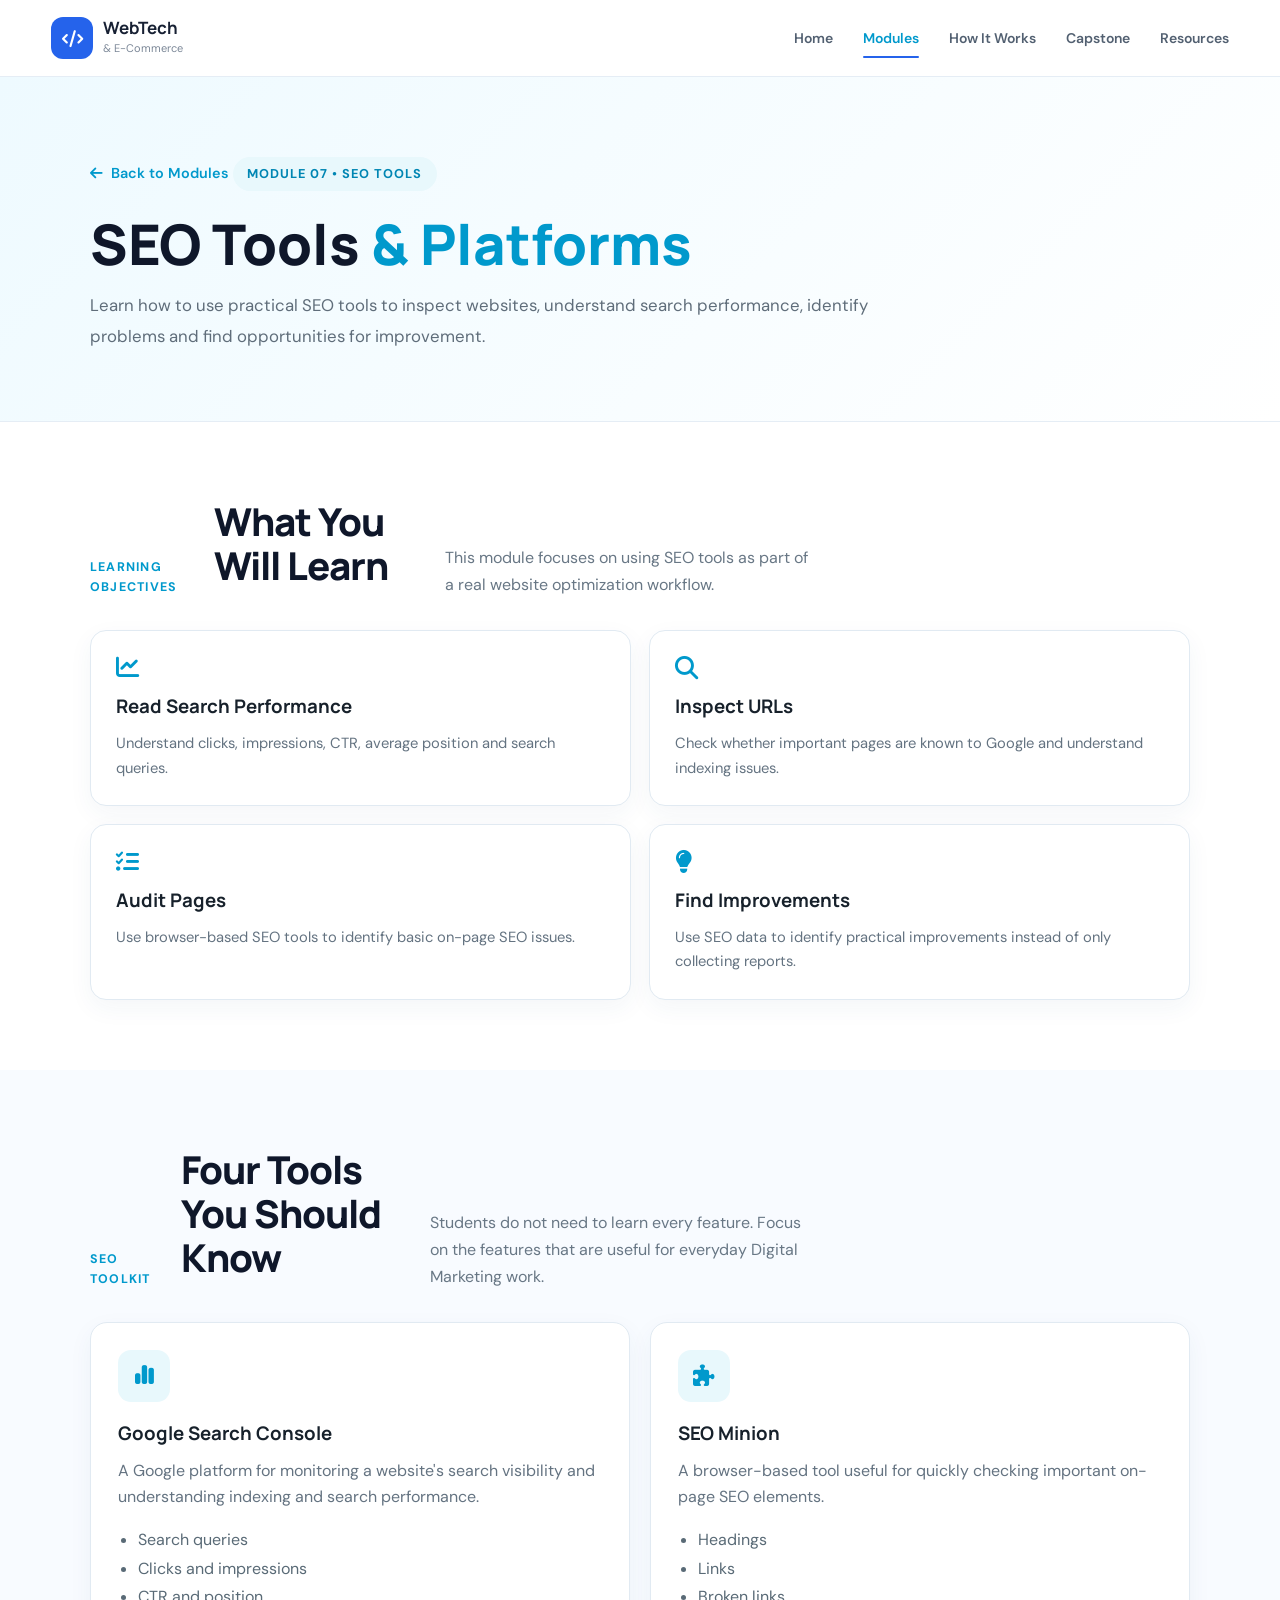
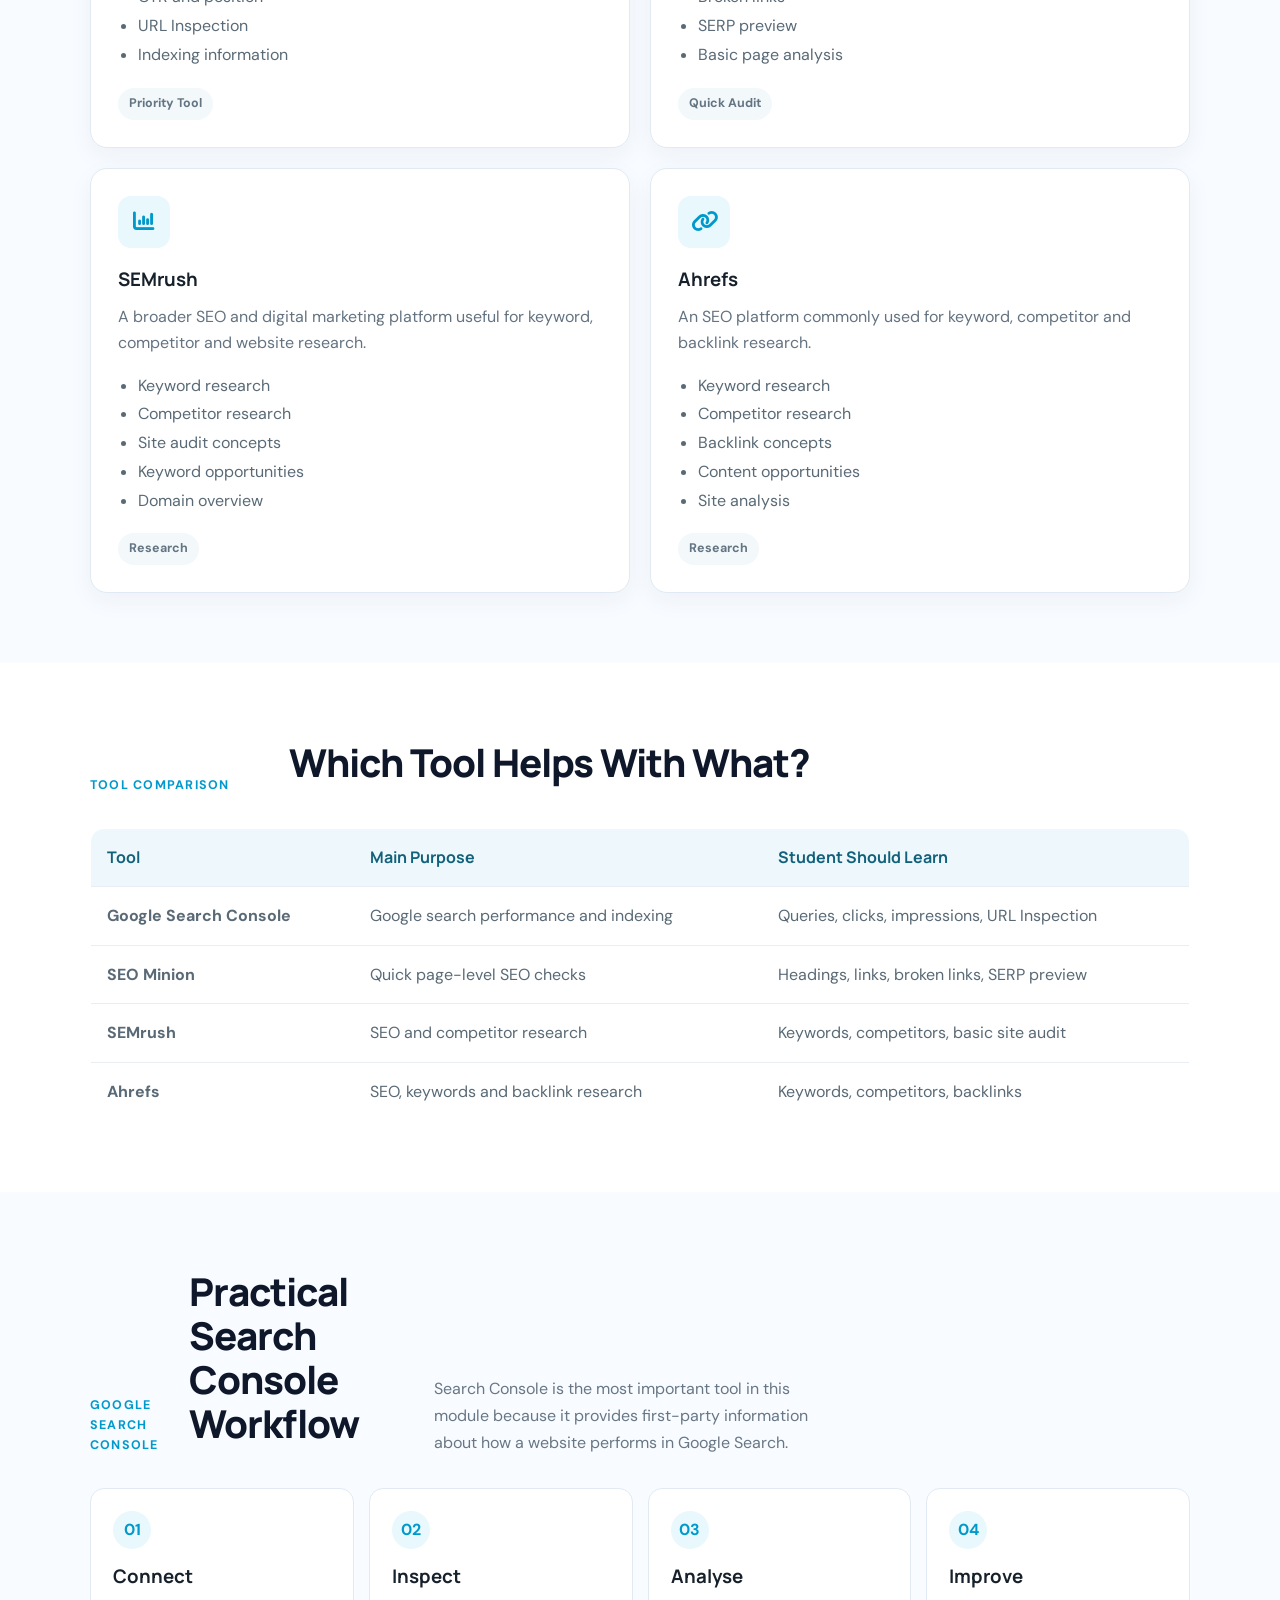
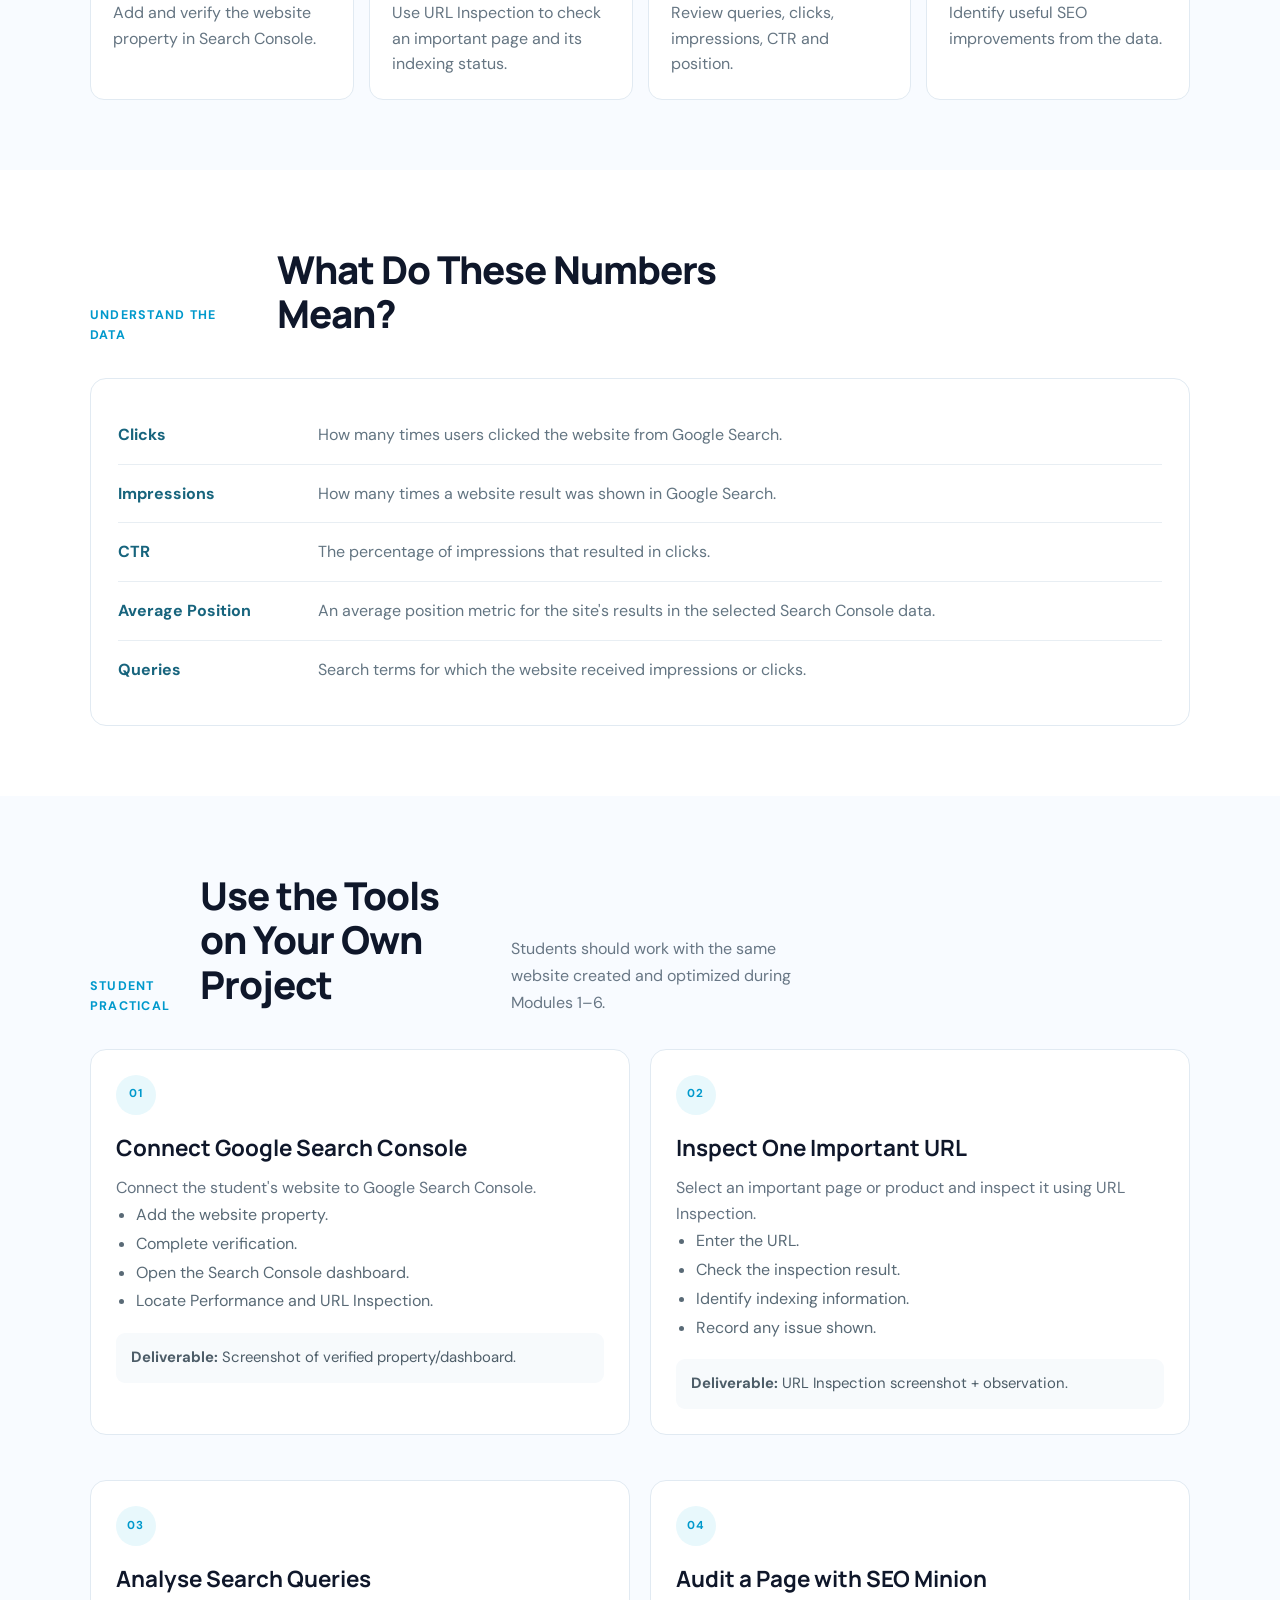
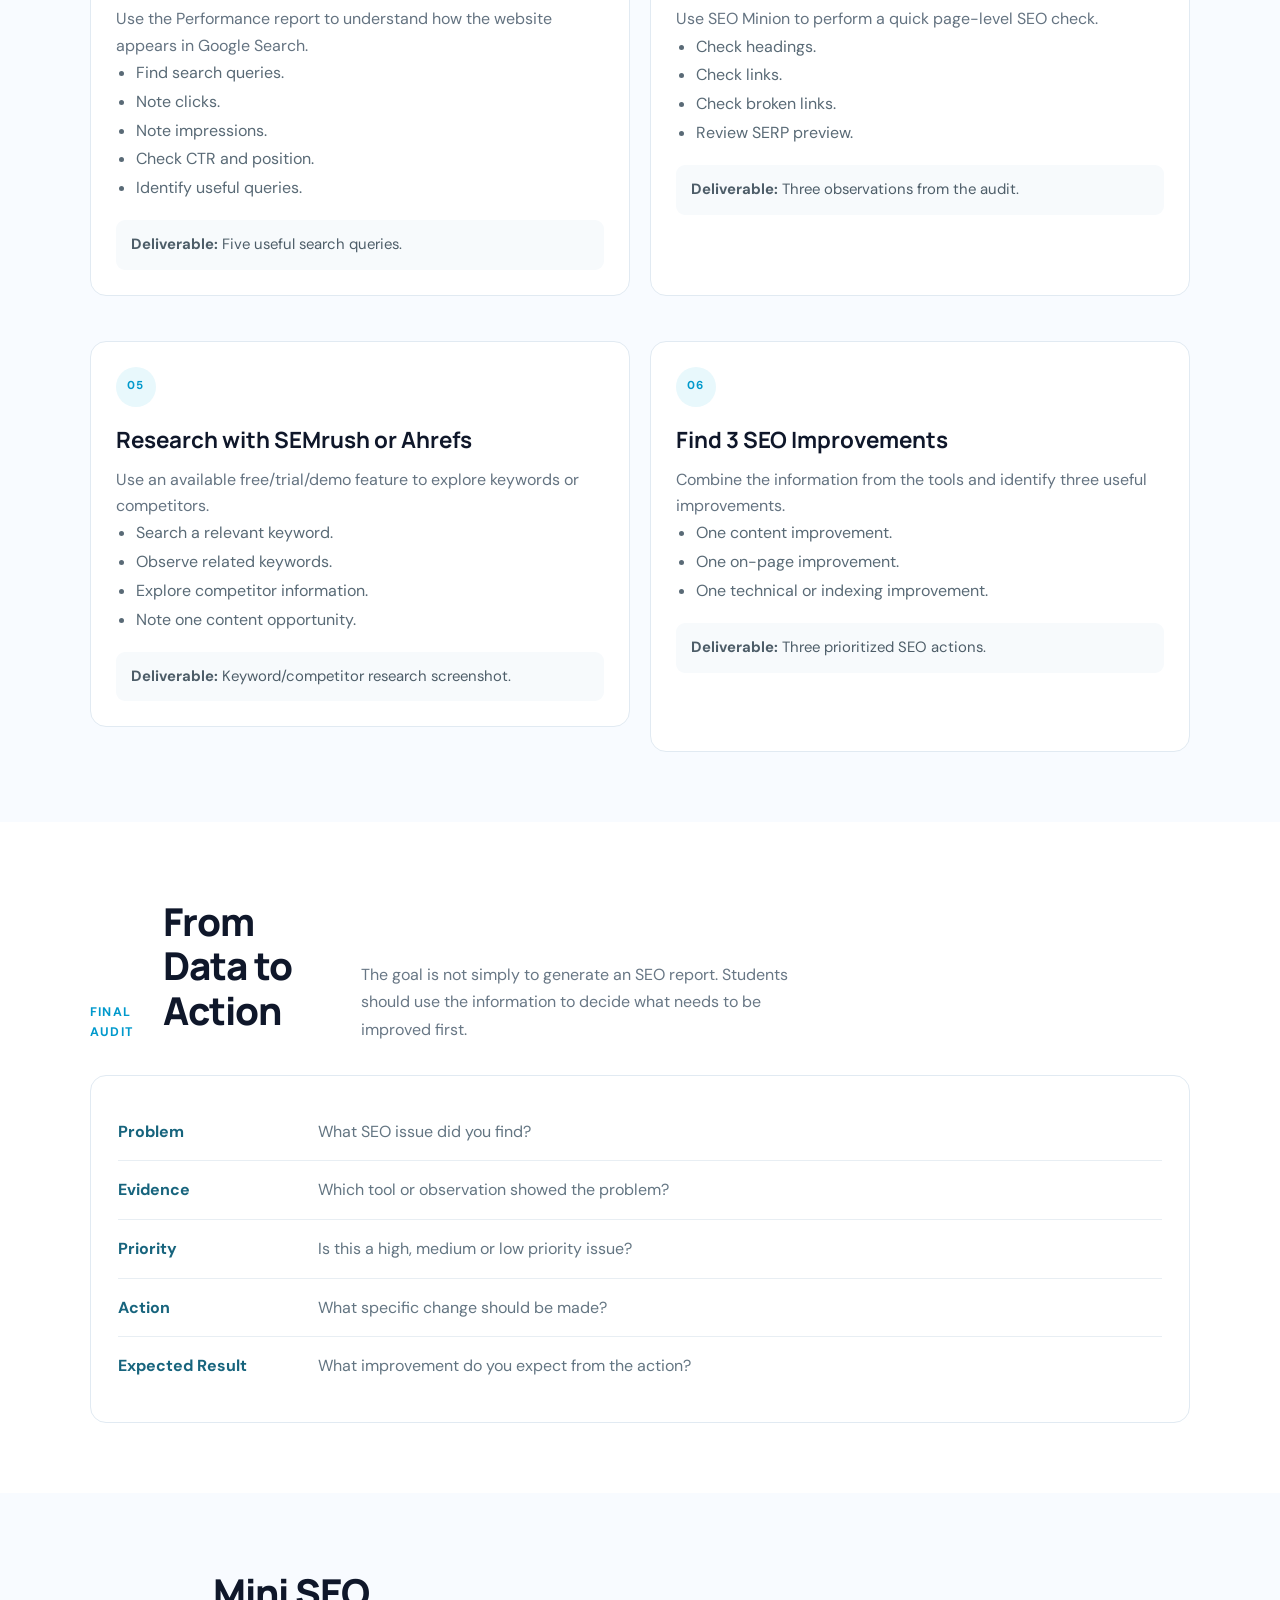
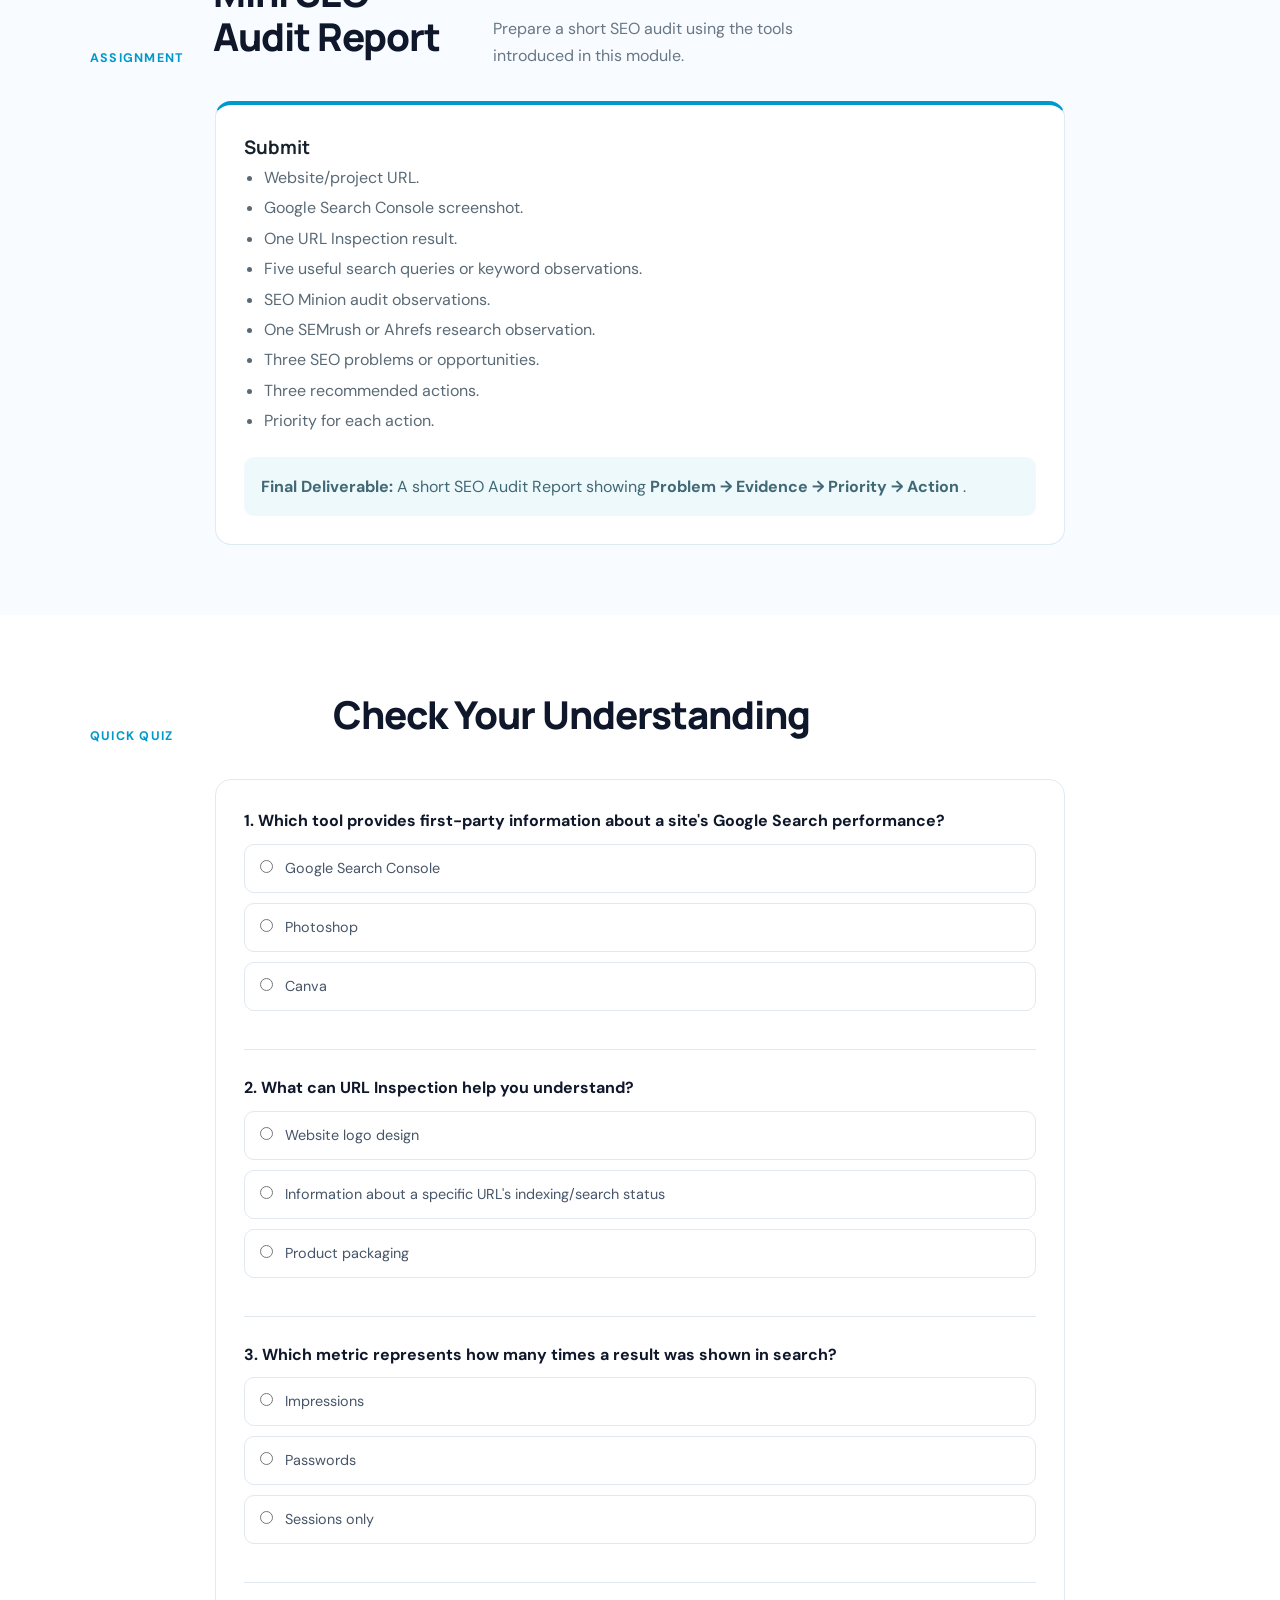
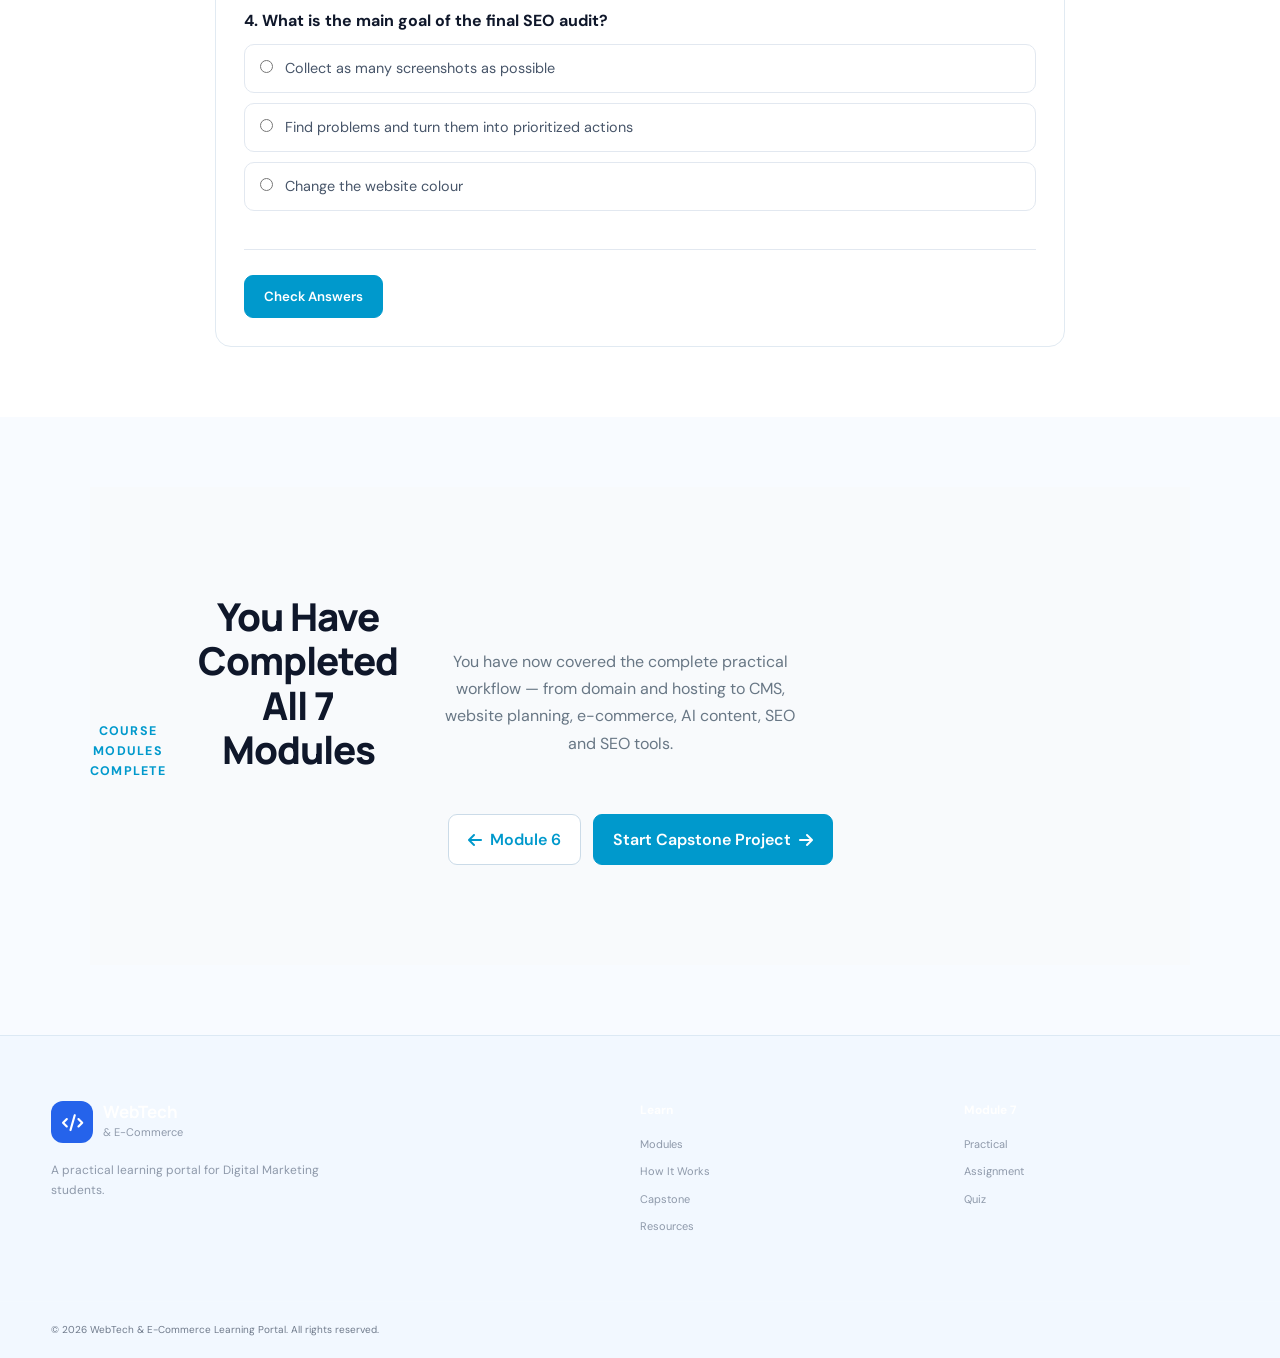
<file: module-7.html>
<!DOCTYPE html>
<html lang="en">

<head>

    <meta charset="UTF-8">
    <meta name="viewport" content="width=device-width, initial-scale=1.0">

    <title>Module 7 — SEO Tools & Platforms | WebTech & E-Commerce</title>

    <meta name="description"
        content="Module 7: Practical SEO tools and platforms including Google Search Console, SEO Minion, SEMrush and Ahrefs.">

    <meta name="keywords"
        content="Google Search Console, SEO Minion, SEMrush, Ahrefs, SEO tools, SEO audit">

    <meta name="author" content="Digital Marketing Training">

    <link rel="stylesheet" href="mystyle.css">

    <!-- Google Fonts -->
    <link rel="preconnect" href="https://fonts.googleapis.com">
    <link rel="preconnect" href="https://fonts.gstatic.com" crossorigin">

    <link
        href="https://fonts.googleapis.com/css2?family=DM+Sans:wght@400;500;600;700&family=Manrope:wght@600;700;800&display=swap"
        rel="stylesheet">

    <!-- Font Awesome -->
    <link rel="stylesheet"
        href="https://cdnjs.cloudflare.com/ajax/libs/font-awesome/6.5.2/css/all.min.css">


    <style>

        /* ==========================================
           MODULE 7
        ========================================== */

        .module-page {
            font-family: "DM Sans", sans-serif;
            color: #17212b;
        }


        /* ==========================================
           HERO
        ========================================== */

        .module-hero {
            padding: 80px 20px 70px;
            background: linear-gradient(135deg, #eefaff, #ffffff);
            border-bottom: 1px solid #e5edf5;
        }

        .module-hero-inner {
            max-width: 1100px;
            margin: auto;
        }

        .back-link {
            display: inline-flex;
            align-items: center;
            gap: 8px;
            color: #0099cc;
            text-decoration: none;
            font-weight: 600;
            margin-bottom: 28px;
        }

        .back-link:hover {
            color: #007ca8;
        }

        .module-label {
            display: inline-block;
            padding: 7px 14px;
            border-radius: 30px;
            background: #e8f8fc;
            color: #0086b3;
            font-size: .8rem;
            font-weight: 700;
            letter-spacing: .08em;
            margin-bottom: 15px;
        }

        .module-hero h1 {
            font-family: "Manrope", sans-serif;
            font-size: clamp(2.1rem, 5vw, 3.5rem);
            margin: 0 0 15px;
            line-height: 1.12;
        }

        .module-hero h1 span {
            color: #0099cc;
        }

        .module-hero p {
            max-width: 780px;
            color: #5f6d7a;
            font-size: 1.05rem;
            line-height: 1.8;
            margin: 0;
        }


        /* ==========================================
           COMMON
        ========================================== */

        .section {
            padding: 70px 20px;
        }

        .section.alt {
            background: #f8fbff;
        }

        .section-inner {
            max-width: 1100px;
            margin: auto;
        }

        .section-heading {
            margin-bottom: 32px;
        }

        .section-heading .label {
            color: #0099cc;
            font-size: .78rem;
            font-weight: 700;
            letter-spacing: .1em;
        }

        .section-heading h2 {
            font-family: "Manrope", sans-serif;
            font-size: clamp(1.7rem, 3vw, 2.4rem);
            margin: 8px 0 10px;
        }

        .section-heading p {
            max-width: 760px;
            color: #687785;
            line-height: 1.7;
        }


        /* ==========================================
           OBJECTIVES
        ========================================== */

        .objective-grid {
            display: grid;
            grid-template-columns: repeat(2, 1fr);
            gap: 18px;
        }

        .objective-card {
            background: #fff;
            border: 1px solid #e1eaf2;
            border-radius: 16px;
            padding: 25px;
            box-shadow: 0 8px 25px rgba(31, 72, 110, .05);
        }

        .objective-card i {
            color: #0099cc;
            font-size: 1.45rem;
            margin-bottom: 13px;
        }

        .objective-card h3 {
            margin: 0 0 9px;
            font-family: "Manrope", sans-serif;
        }

        .objective-card p {
            color: #647381;
            line-height: 1.65;
            margin: 0;
        }


        /* ==========================================
           TOOL CARDS
        ========================================== */

        .tool-grid {
            display: grid;
            grid-template-columns: repeat(2, 1fr);
            gap: 20px;
        }

        .tool-card {
            background: #fff;
            border: 1px solid #e1eaf2;
            border-radius: 17px;
            padding: 27px;
            box-shadow: 0 8px 25px rgba(31, 72, 110, .05);
        }

        .tool-icon {
            width: 52px;
            height: 52px;
            display: flex;
            align-items: center;
            justify-content: center;
            border-radius: 13px;
            background: #e8f8fc;
            color: #0099cc;
            font-size: 1.35rem;
            margin-bottom: 17px;
        }

        .tool-card h3 {
            font-family: "Manrope", sans-serif;
            margin: 0 0 9px;
        }

        .tool-card p {
            color: #647381;
            line-height: 1.65;
            margin: 0 0 15px;
        }

        .tool-card ul {
            margin: 0;
            padding-left: 20px;
            color: #596a76;
            line-height: 1.8;
        }

        .tool-tag {
            display: inline-block;
            margin-top: 18px;
            padding: 6px 11px;
            border-radius: 20px;
            background: #f3f8fb;
            color: #637582;
            font-size: .78rem;
            font-weight: 700;
        }


        /* ==========================================
           TOOL COMPARISON
        ========================================== */

        .comparison-wrapper {
            overflow-x: auto;
        }

        .comparison-table {
            width: 100%;
            min-width: 720px;
            border-collapse: collapse;
            background: #fff;
            border-radius: 14px;
            overflow: hidden;
            border: 1px solid #e1eaf2;
        }

        .comparison-table th,
        .comparison-table td {
            padding: 16px;
            text-align: left;
            border-bottom: 1px solid #e8eef3;
        }

        .comparison-table th {
            background: #eef8fc;
            color: #12617b;
            font-family: "Manrope", sans-serif;
        }

        .comparison-table td {
            color: #596a76;
        }

        .comparison-table tr:last-child td {
            border-bottom: none;
        }


        /* ==========================================
           SEARCH CONSOLE FLOW
        ========================================== */

        .console-flow {
            display: grid;
            grid-template-columns: repeat(4, 1fr);
            gap: 15px;
        }

        .console-step {
            position: relative;
            background: #fff;
            border: 1px solid #e1eaf2;
            border-radius: 14px;
            padding: 22px;
        }

        .step-number {
            width: 38px;
            height: 38px;
            display: flex;
            align-items: center;
            justify-content: center;
            background: #e8f8fc;
            color: #0099cc;
            border-radius: 50%;
            font-weight: 700;
            margin-bottom: 13px;
        }

        .console-step h3 {
            margin: 0 0 8px;
            font-family: "Manrope", sans-serif;
        }

        .console-step p {
            margin: 0;
            color: #657582;
            line-height: 1.6;
        }


        /* ==========================================
           PRACTICAL
        ========================================== */

        .practical-grid {
            display: grid;
            grid-template-columns: repeat(2, 1fr);
            gap: 20px;
        }

        .practical-card {
            background: #fff;
            border: 1px solid #e1eaf2;
            border-radius: 16px;
            padding: 25px;
        }

        .practical-number {
            display: inline-flex;
            width: 40px;
            height: 40px;
            align-items: center;
            justify-content: center;
            background: #e8f8fc;
            color: #0099cc;
            border-radius: 50%;
            font-weight: 700;
            margin-bottom: 15px;
        }

        .practical-card h3 {
            font-family: "Manrope", sans-serif;
            margin: 0 0 9px;
        }

        .practical-card p {
            color: #647381;
            line-height: 1.65;
        }

        .practical-card ul {
            padding-left: 20px;
            color: #596a76;
            line-height: 1.8;
        }

        .deliverable {
            margin-top: 17px;
            padding: 13px 15px;
            border-radius: 9px;
            background: #f7fafc;
            color: #4d5d68;
            font-size: .93rem;
        }


        /* ==========================================
           SEARCH CONSOLE REPORT
        ========================================== */

        .report-box {
            background: #fff;
            border: 1px solid #e1eaf2;
            border-radius: 16px;
            padding: 27px;
        }

        .report-row {
            display: grid;
            grid-template-columns: 180px 1fr;
            gap: 20px;
            padding: 16px 0;
            border-bottom: 1px solid #e8eef3;
        }

        .report-row:last-child {
            border-bottom: none;
        }

        .report-row strong {
            color: #17647d;
        }

        .report-row span {
            color: #637582;
            line-height: 1.6;
        }


        /* ==========================================
           ASSIGNMENT
        ========================================== */

        .assignment-box {
            max-width: 850px;
            margin: auto;
            background: #fff;
            border: 1px solid #dfeaf2;
            border-top: 4px solid #0099cc;
            border-radius: 16px;
            padding: 28px;
        }

        .assignment-box h3 {
            font-family: "Manrope", sans-serif;
            margin-top: 0;
        }

        .assignment-box ul {
            padding-left: 20px;
            color: #596a76;
            line-height: 1.9;
        }

        .submission-box {
            margin-top: 20px;
            padding: 17px;
            background: #eef9fc;
            border-radius: 10px;
            color: #416875;
        }


        /* ==========================================
           QUIZ
        ========================================== */

        .quiz-box {
            max-width: 850px;
            margin: auto;
            background: #fff;
            border: 1px solid #e1eaf2;
            border-radius: 16px;
            padding: 28px;
        }

        .quiz-question {
            margin-bottom: 25px;
        }

        .quiz-question > p {
            font-weight: 700;
            margin-bottom: 10px;
        }

        .quiz-option {
            display: block;
            padding: 11px 13px;
            margin: 7px 0;
            background: #f8fbff;
            border: 1px solid #e1eaf2;
            border-radius: 8px;
            cursor: pointer;
        }

        .quiz-option:hover {
            border-color: #9cc9f0;
        }

        .quiz-result {
            display: none;
            margin-top: 18px;
            padding: 14px 16px;
            border-radius: 9px;
            background: #e8f8fc;
            color: #007ca8;
            font-weight: 700;
        }


        /* ==========================================
           MODULE COMPLETE
        ========================================== */

        .module-complete {
            text-align: center;
        }

        .module-complete p {
            max-width: 700px;
            margin: 0 auto 25px;
            color: #687785;
            line-height: 1.7;
        }

        .module-buttons {
            display: flex;
            justify-content: center;
            gap: 12px;
            flex-wrap: wrap;
        }

        .module-btn {
            display: inline-flex;
            align-items: center;
            gap: 8px;
            padding: 12px 19px;
            border-radius: 9px;
            text-decoration: none;
            border: 1px solid #cbdbe8;
            color: #0099cc;
            background: #fff;
            font-weight: 600;
        }

        .module-btn.primary {
            background: #0099cc;
            border-color: #0099cc;
            color: #fff;
        }


        /* ==========================================
           NAVBAR
        ========================================== */

        .site-header {
            position: sticky;
            top: 0;
            z-index: 1000;
            background: rgba(255, 255, 255, .96);
            border-bottom: 1px solid #e5edf5;
            backdrop-filter: blur(10px);
        }

        .main-nav a.active {
            color: #0099cc;
        }


        /* ==========================================
           FOOTER
        ========================================== */

        .site-footer {
            background: #f2f8ff;
            border-top: 1px solid #dce9f4;
        }


        /* ==========================================
           RESPONSIVE
        ========================================== */

        @media (max-width: 950px) {

            .console-flow {
                grid-template-columns: repeat(2, 1fr);
            }

            .main-nav {
                display: none;
                position: absolute;
                top: 72px;
                left: 0;
                right: 0;
                background: #fff;
                padding: 20px;
                border-bottom: 1px solid #e5edf5;
                flex-direction: column;
            }

            .main-nav.show {
                display: flex;
            }

            .menu-toggle {
                display: block;
            }

        }


        @media (max-width: 700px) {

            .objective-grid,
            .tool-grid,
            .practical-grid {
                grid-template-columns: 1fr;
            }

            .console-flow {
                grid-template-columns: 1fr;
            }

            .report-row {
                grid-template-columns: 1fr;
                gap: 7px;
            }

            .module-hero {
                padding-top: 60px;
            }

        }

    </style>

</head>


<body class="module-page">


    <!-- ==========================================
         HEADER
    ========================================== -->

    <header class="site-header">

        <div class="container nav-container">

            <a href="index.html" class="logo">

                <span class="logo-icon">
                    <i class="fa-solid fa-code"></i>
                </span>

                <span>
                    <strong>WebTech</strong>
                    <small>&amp; E-Commerce</small>
                </span>

            </a>


            <nav class="main-nav" id="mainNav">

                <a href="index.html">
                    Home
                </a>

                <a href="index.html#modules" class="active">
                    Modules
                </a>

                <a href="index.html#learning-flow">
                    How It Works
                </a>

                <a href="index.html#capstone">
                    Capstone
                </a>

                <a href="index.html#resources">
                    Resources
                </a>

            </nav>


            <button class="menu-toggle"
                id="menuToggle"
                aria-label="Open menu">

                <i class="fa-solid fa-bars"></i>

            </button>

        </div>

    </header>



    <main>


        <!-- ==========================================
             HERO
        ========================================== -->

        <section class="module-hero">

            <div class="module-hero-inner">

                <a href="index.html#modules"
                    class="back-link">

                    <i class="fa-solid fa-arrow-left"></i>

                    Back to Modules

                </a>


                <span class="module-label">
                    MODULE 07 • SEO TOOLS
                </span>


                <h1>
                    SEO Tools
                    <span>&amp; Platforms</span>
                </h1>


                <p>

                    Learn how to use practical SEO tools to inspect
                    websites, understand search performance, identify
                    problems and find opportunities for improvement.

                </p>

            </div>

        </section>



        <!-- ==========================================
             OBJECTIVES
        ========================================== -->

        <section class="section">

            <div class="section-inner">

                <div class="section-heading">

                    <span class="label">
                        LEARNING OBJECTIVES
                    </span>

                    <h2>
                        What You Will Learn
                    </h2>

                    <p>

                        This module focuses on using SEO tools as part
                        of a real website optimization workflow.

                    </p>

                </div>


                <div class="objective-grid">


                    <div class="objective-card">

                        <i class="fa-solid fa-chart-line"></i>

                        <h3>
                            Read Search Performance
                        </h3>

                        <p>

                            Understand clicks, impressions, CTR,
                            average position and search queries.

                        </p>

                    </div>


                    <div class="objective-card">

                        <i class="fa-solid fa-magnifying-glass"></i>

                        <h3>
                            Inspect URLs
                        </h3>

                        <p>

                            Check whether important pages are known
                            to Google and understand indexing issues.

                        </p>

                    </div>


                    <div class="objective-card">

                        <i class="fa-solid fa-list-check"></i>

                        <h3>
                            Audit Pages
                        </h3>

                        <p>

                            Use browser-based SEO tools to identify
                            basic on-page SEO issues.

                        </p>

                    </div>


                    <div class="objective-card">

                        <i class="fa-solid fa-lightbulb"></i>

                        <h3>
                            Find Improvements
                        </h3>

                        <p>

                            Use SEO data to identify practical
                            improvements instead of only collecting
                            reports.

                        </p>

                    </div>


                </div>

            </div>

        </section>



        <!-- ==========================================
             TOOLS
        ========================================== -->

        <section class="section alt">

            <div class="section-inner">

                <div class="section-heading">

                    <span class="label">
                        SEO TOOLKIT
                    </span>

                    <h2>
                        Four Tools You Should Know
                    </h2>

                    <p>

                        Students do not need to learn every feature.
                        Focus on the features that are useful for
                        everyday Digital Marketing work.

                    </p>

                </div>


                <div class="tool-grid">


                    <!-- GSC -->

                    <div class="tool-card">

                        <div class="tool-icon">

                            <i class="fa-solid fa-chart-simple"></i>

                        </div>

                        <h3>
                            Google Search Console
                        </h3>

                        <p>

                            A Google platform for monitoring a website's
                            search visibility and understanding indexing
                            and search performance.

                        </p>

                        <ul>

                            <li>
                                Search queries
                            </li>

                            <li>
                                Clicks and impressions
                            </li>

                            <li>
                                CTR and position
                            </li>

                            <li>
                                URL Inspection
                            </li>

                            <li>
                                Indexing information
                            </li>

                        </ul>

                        <span class="tool-tag">
                            Priority Tool
                        </span>

                    </div>



                    <!-- SEO MINION -->

                    <div class="tool-card">

                        <div class="tool-icon">

                            <i class="fa-solid fa-puzzle-piece"></i>

                        </div>

                        <h3>
                            SEO Minion
                        </h3>

                        <p>

                            A browser-based tool useful for quickly
                            checking important on-page SEO elements.

                        </p>

                        <ul>

                            <li>
                                Headings
                            </li>

                            <li>
                                Links
                            </li>

                            <li>
                                Broken links
                            </li>

                            <li>
                                SERP preview
                            </li>

                            <li>
                                Basic page analysis
                            </li>

                        </ul>

                        <span class="tool-tag">
                            Quick Audit
                        </span>

                    </div>



                    <!-- SEMRUSH -->

                    <div class="tool-card">

                        <div class="tool-icon">

                            <i class="fa-solid fa-chart-column"></i>

                        </div>

                        <h3>
                            SEMrush
                        </h3>

                        <p>

                            A broader SEO and digital marketing platform
                            useful for keyword, competitor and website
                            research.

                        </p>

                        <ul>

                            <li>
                                Keyword research
                            </li>

                            <li>
                                Competitor research
                            </li>

                            <li>
                                Site audit concepts
                            </li>

                            <li>
                                Keyword opportunities
                            </li>

                            <li>
                                Domain overview
                            </li>

                        </ul>

                        <span class="tool-tag">
                            Research
                        </span>

                    </div>



                    <!-- AHREFS -->

                    <div class="tool-card">

                        <div class="tool-icon">

                            <i class="fa-solid fa-link"></i>

                        </div>

                        <h3>
                            Ahrefs
                        </h3>

                        <p>

                            An SEO platform commonly used for keyword,
                            competitor and backlink research.

                        </p>

                        <ul>

                            <li>
                                Keyword research
                            </li>

                            <li>
                                Competitor research
                            </li>

                            <li>
                                Backlink concepts
                            </li>

                            <li>
                                Content opportunities
                            </li>

                            <li>
                                Site analysis
                            </li>

                        </ul>

                        <span class="tool-tag">
                            Research
                        </span>

                    </div>


                </div>

            </div>

        </section>



        <!-- ==========================================
             COMPARISON
        ========================================== -->

        <section class="section">

            <div class="section-inner">

                <div class="section-heading">

                    <span class="label">
                        TOOL COMPARISON
                    </span>

                    <h2>
                        Which Tool Helps With What?
                    </h2>

                </div>


                <div class="comparison-wrapper">

                    <table class="comparison-table">

                        <thead>

                            <tr>

                                <th>
                                    Tool
                                </th>

                                <th>
                                    Main Purpose
                                </th>

                                <th>
                                    Student Should Learn
                                </th>

                            </tr>

                        </thead>


                        <tbody>

                            <tr>

                                <td>
                                    <strong>
                                        Google Search Console
                                    </strong>
                                </td>

                                <td>
                                    Google search performance and indexing
                                </td>

                                <td>
                                    Queries, clicks, impressions,
                                    URL Inspection
                                </td>

                            </tr>


                            <tr>

                                <td>
                                    <strong>
                                        SEO Minion
                                    </strong>
                                </td>

                                <td>
                                    Quick page-level SEO checks
                                </td>

                                <td>
                                    Headings, links, broken links,
                                    SERP preview
                                </td>

                            </tr>


                            <tr>

                                <td>
                                    <strong>
                                        SEMrush
                                    </strong>
                                </td>

                                <td>
                                    SEO and competitor research
                                </td>

                                <td>
                                    Keywords, competitors,
                                    basic site audit
                                </td>

                            </tr>


                            <tr>

                                <td>
                                    <strong>
                                        Ahrefs
                                    </strong>
                                </td>

                                <td>
                                    SEO, keywords and backlink research
                                </td>

                                <td>
                                    Keywords, competitors,
                                    backlinks
                                </td>

                            </tr>

                        </tbody>

                    </table>

                </div>

            </div>

        </section>



        <!-- ==========================================
             GOOGLE SEARCH CONSOLE
        ========================================== -->

        <section class="section alt">

            <div class="section-inner">

                <div class="section-heading">

                    <span class="label">
                        GOOGLE SEARCH CONSOLE
                    </span>

                    <h2>
                        Practical Search Console Workflow
                    </h2>

                    <p>

                        Search Console is the most important tool in
                        this module because it provides first-party
                        information about how a website performs in
                        Google Search.

                    </p>

                </div>


                <div class="console-flow">


                    <div class="console-step">

                        <div class="step-number">
                            01
                        </div>

                        <h3>
                            Connect
                        </h3>

                        <p>

                            Add and verify the website property
                            in Search Console.

                        </p>

                    </div>


                    <div class="console-step">

                        <div class="step-number">
                            02
                        </div>

                        <h3>
                            Inspect
                        </h3>

                        <p>

                            Use URL Inspection to check an important
                            page and its indexing status.

                        </p>

                    </div>


                    <div class="console-step">

                        <div class="step-number">
                            03
                        </div>

                        <h3>
                            Analyse
                        </h3>

                        <p>

                            Review queries, clicks, impressions,
                            CTR and position.

                        </p>

                    </div>


                    <div class="console-step">

                        <div class="step-number">
                            04
                        </div>

                        <h3>
                            Improve
                        </h3>

                        <p>

                            Identify useful SEO improvements from
                            the data.

                        </p>

                    </div>


                </div>

            </div>

        </section>



        <!-- ==========================================
             GSC DATA
        ========================================== -->

        <section class="section">

            <div class="section-inner">

                <div class="section-heading">

                    <span class="label">
                        UNDERSTAND THE DATA
                    </span>

                    <h2>
                        What Do These Numbers Mean?
                    </h2>

                </div>


                <div class="report-box">


                    <div class="report-row">

                        <strong>
                            Clicks
                        </strong>

                        <span>
                            How many times users clicked the website
                            from Google Search.
                        </span>

                    </div>


                    <div class="report-row">

                        <strong>
                            Impressions
                        </strong>

                        <span>
                            How many times a website result was shown
                            in Google Search.
                        </span>

                    </div>


                    <div class="report-row">

                        <strong>
                            CTR
                        </strong>

                        <span>
                            The percentage of impressions that resulted
                            in clicks.
                        </span>

                    </div>


                    <div class="report-row">

                        <strong>
                            Average Position
                        </strong>

                        <span>
                            An average position metric for the site's
                            results in the selected Search Console data.
                        </span>

                    </div>


                    <div class="report-row">

                        <strong>
                            Queries
                        </strong>

                        <span>
                            Search terms for which the website received
                            impressions or clicks.
                        </span>

                    </div>


                </div>

            </div>

        </section>



        <!-- ==========================================
             PRACTICAL TASKS
        ========================================== -->

        <section class="section alt" id="practical">

            <div class="section-inner">

                <div class="section-heading">

                    <span class="label">
                        STUDENT PRACTICAL
                    </span>

                    <h2>
                        Use the Tools on Your Own Project
                    </h2>

                    <p>

                        Students should work with the same website
                        created and optimized during Modules 1–6.

                    </p>

                </div>


                <div class="practical-grid">


                    <!-- Practical 01 -->

                    <div class="practical-card">

                        <div class="practical-number">
                            01
                        </div>

                        <h3>
                            Connect Google Search Console
                        </h3>

                        <p>

                            Connect the student's website to
                            Google Search Console.

                        </p>

                        <ul>

                            <li>
                                Add the website property.
                            </li>

                            <li>
                                Complete verification.
                            </li>

                            <li>
                                Open the Search Console dashboard.
                            </li>

                            <li>
                                Locate Performance and URL Inspection.
                            </li>

                        </ul>

                        <div class="deliverable">

                            <strong>
                                Deliverable:
                            </strong>

                            Screenshot of verified property/dashboard.

                        </div>

                    </div>



                    <!-- Practical 02 -->

                    <div class="practical-card">

                        <div class="practical-number">
                            02
                        </div>

                        <h3>
                            Inspect One Important URL
                        </h3>

                        <p>

                            Select an important page or product
                            and inspect it using URL Inspection.

                        </p>

                        <ul>

                            <li>
                                Enter the URL.
                            </li>

                            <li>
                                Check the inspection result.
                            </li>

                            <li>
                                Identify indexing information.
                            </li>

                            <li>
                                Record any issue shown.
                            </li>

                        </ul>

                        <div class="deliverable">

                            <strong>
                                Deliverable:
                            </strong>

                            URL Inspection screenshot + observation.

                        </div>

                    </div>



                    <!-- Practical 03 -->

                    <div class="practical-card">

                        <div class="practical-number">
                            03
                        </div>

                        <h3>
                            Analyse Search Queries
                        </h3>

                        <p>

                            Use the Performance report to understand
                            how the website appears in Google Search.

                        </p>

                        <ul>

                            <li>
                                Find search queries.
                            </li>

                            <li>
                                Note clicks.
                            </li>

                            <li>
                                Note impressions.
                            </li>

                            <li>
                                Check CTR and position.
                            </li>

                            <li>
                                Identify useful queries.
                            </li>

                        </ul>

                        <div class="deliverable">

                            <strong>
                                Deliverable:
                            </strong>

                            Five useful search queries.

                        </div>

                    </div>



                    <!-- Practical 04 -->

                    <div class="practical-card">

                        <div class="practical-number">
                            04
                        </div>

                        <h3>
                            Audit a Page with SEO Minion
                        </h3>

                        <p>

                            Use SEO Minion to perform a quick
                            page-level SEO check.

                        </p>

                        <ul>

                            <li>
                                Check headings.
                            </li>

                            <li>
                                Check links.
                            </li>

                            <li>
                                Check broken links.
                            </li>

                            <li>
                                Review SERP preview.
                            </li>

                        </ul>

                        <div class="deliverable">

                            <strong>
                                Deliverable:
                            </strong>

                            Three observations from the audit.

                        </div>

                    </div>



                    <!-- Practical 05 -->

                    <div class="practical-card">

                        <div class="practical-number">
                            05
                        </div>

                        <h3>
                            Research with SEMrush or Ahrefs
                        </h3>

                        <p>

                            Use an available free/trial/demo feature
                            to explore keywords or competitors.

                        </p>

                        <ul>

                            <li>
                                Search a relevant keyword.
                            </li>

                            <li>
                                Observe related keywords.
                            </li>

                            <li>
                                Explore competitor information.
                            </li>

                            <li>
                                Note one content opportunity.
                            </li>

                        </ul>

                        <div class="deliverable">

                            <strong>
                                Deliverable:
                            </strong>

                            Keyword/competitor research screenshot.

                        </div>

                    </div>



                    <!-- Practical 06 -->

                    <div class="practical-card">

                        <div class="practical-number">
                            06
                        </div>

                        <h3>
                            Find 3 SEO Improvements
                        </h3>

                        <p>

                            Combine the information from the tools
                            and identify three useful improvements.

                        </p>

                        <ul>

                            <li>
                                One content improvement.
                            </li>

                            <li>
                                One on-page improvement.
                            </li>

                            <li>
                                One technical or indexing improvement.
                            </li>

                        </ul>

                        <div class="deliverable">

                            <strong>
                                Deliverable:
                            </strong>

                            Three prioritized SEO actions.

                        </div>

                    </div>


                </div>

            </div>

        </section>



        <!-- ==========================================
             FINAL SEO AUDIT
        ========================================== -->

        <section class="section">

            <div class="section-inner">

                <div class="section-heading">

                    <span class="label">
                        FINAL AUDIT
                    </span>

                    <h2>
                        From Data to Action
                    </h2>

                    <p>

                        The goal is not simply to generate an SEO report.
                        Students should use the information to decide
                        what needs to be improved first.

                    </p>

                </div>


                <div class="report-box">


                    <div class="report-row">

                        <strong>
                            Problem
                        </strong>

                        <span>
                            What SEO issue did you find?
                        </span>

                    </div>


                    <div class="report-row">

                        <strong>
                            Evidence
                        </strong>

                        <span>
                            Which tool or observation showed the problem?
                        </span>

                    </div>


                    <div class="report-row">

                        <strong>
                            Priority
                        </strong>

                        <span>
                            Is this a high, medium or low priority issue?
                        </span>

                    </div>


                    <div class="report-row">

                        <strong>
                            Action
                        </strong>

                        <span>
                            What specific change should be made?
                        </span>

                    </div>


                    <div class="report-row">

                        <strong>
                            Expected Result
                        </strong>

                        <span>
                            What improvement do you expect from the action?
                        </span>

                    </div>


                </div>

            </div>

        </section>



        <!-- ==========================================
             ASSIGNMENT
        ========================================== -->

        <section class="section alt" id="assignment">

            <div class="section-inner">

                <div class="section-heading">

                    <span class="label">
                        ASSIGNMENT
                    </span>

                    <h2>
                        Mini SEO Audit Report
                    </h2>

                    <p>

                        Prepare a short SEO audit using the tools
                        introduced in this module.

                    </p>

                </div>


                <div class="assignment-box">

                    <h3>
                        Submit
                    </h3>

                    <ul>

                        <li>
                            Website/project URL.
                        </li>

                        <li>
                            Google Search Console screenshot.
                        </li>

                        <li>
                            One URL Inspection result.
                        </li>

                        <li>
                            Five useful search queries or keyword observations.
                        </li>

                        <li>
                            SEO Minion audit observations.
                        </li>

                        <li>
                            One SEMrush or Ahrefs research observation.
                        </li>

                        <li>
                            Three SEO problems or opportunities.
                        </li>

                        <li>
                            Three recommended actions.
                        </li>

                        <li>
                            Priority for each action.
                        </li>

                    </ul>


                    <div class="submission-box">

                        <strong>
                            Final Deliverable:
                        </strong>

                        A short SEO Audit Report showing
                        <strong>
                            Problem → Evidence → Priority → Action
                        </strong>.

                    </div>

                </div>

            </div>

        </section>



        <!-- ==========================================
             QUIZ
        ========================================== -->

        <section class="section" id="quiz">

            <div class="section-inner">

                <div class="section-heading">

                    <span class="label">
                        QUICK QUIZ
                    </span>

                    <h2>
                        Check Your Understanding
                    </h2>

                </div>


                <div class="quiz-box">

                    <form id="module7Quiz">


                        <!-- Q1 -->

                        <div class="quiz-question">

                            <p>
                                1. Which tool provides first-party
                                information about a site's Google Search performance?
                            </p>

                            <label class="quiz-option">

                                <input type="radio"
                                    name="q1"
                                    value="a">

                                Google Search Console

                            </label>

                            <label class="quiz-option">

                                <input type="radio"
                                    name="q1"
                                    value="b">

                                Photoshop

                            </label>

                            <label class="quiz-option">

                                <input type="radio"
                                    name="q1"
                                    value="c">

                                Canva

                            </label>

                        </div>



                        <!-- Q2 -->

                        <div class="quiz-question">

                            <p>
                                2. What can URL Inspection help you understand?
                            </p>

                            <label class="quiz-option">

                                <input type="radio"
                                    name="q2"
                                    value="a">

                                Website logo design

                            </label>

                            <label class="quiz-option">

                                <input type="radio"
                                    name="q2"
                                    value="b">

                                Information about a specific URL's
                                indexing/search status

                            </label>

                            <label class="quiz-option">

                                <input type="radio"
                                    name="q2"
                                    value="c">

                                Product packaging

                            </label>

                        </div>



                        <!-- Q3 -->

                        <div class="quiz-question">

                            <p>
                                3. Which metric represents how many times
                                a result was shown in search?
                            </p>

                            <label class="quiz-option">

                                <input type="radio"
                                    name="q3"
                                    value="a">

                                Impressions

                            </label>

                            <label class="quiz-option">

                                <input type="radio"
                                    name="q3"
                                    value="b">

                                Passwords

                            </label>

                            <label class="quiz-option">

                                <input type="radio"
                                    name="q3"
                                    value="c">

                                Sessions only

                            </label>

                        </div>



                        <!-- Q4 -->

                        <div class="quiz-question">

                            <p>
                                4. What is the main goal of the final SEO audit?
                            </p>

                            <label class="quiz-option">

                                <input type="radio"
                                    name="q4"
                                    value="a">

                                Collect as many screenshots as possible

                            </label>

                            <label class="quiz-option">

                                <input type="radio"
                                    name="q4"
                                    value="b">

                                Find problems and turn them into
                                prioritized actions

                            </label>

                            <label class="quiz-option">

                                <input type="radio"
                                    name="q4"
                                    value="c">

                                Change the website colour

                            </label>

                        </div>



                        <button type="button"
                            class="module-btn primary"
                            onclick="checkQuiz()">

                            Check Answers

                        </button>


                        <div class="quiz-result"
                            id="quizResult">
                        </div>

                    </form>

                </div>

            </div>

        </section>



        <!-- ==========================================
             MODULE COMPLETE
        ========================================== -->

        <section class="section alt">

            <div class="section-inner module-complete">

                <div class="section-heading">

                    <span class="label">
                        COURSE MODULES COMPLETE
                    </span>

                    <h2>
                        You Have Completed All 7 Modules
                    </h2>

                    <p>

                        You have now covered the complete practical
                        workflow — from domain and hosting to CMS,
                        website planning, e-commerce, AI content,
                        SEO and SEO tools.

                    </p>

                </div>


                <div class="module-buttons">

                    <a href="module6.html"
                        class="module-btn">

                        <i class="fa-solid fa-arrow-left"></i>

                        Module 6

                    </a>


                    <a href="index.html#capstone"
                        class="module-btn primary">

                        Start Capstone Project

                        <i class="fa-solid fa-arrow-right"></i>

                    </a>

                </div>

            </div>

        </section>


    </main>



    <!-- ==========================================
         FOOTER
    ========================================== -->

    <footer class="site-footer">

        <div class="container footer-content">


            <div class="footer-brand">

                <a href="index.html"
                    class="logo">

                    <span class="logo-icon">
                        <i class="fa-solid fa-code"></i>
                    </span>

                    <span>

                        <strong>
                            WebTech
                        </strong>

                        <small>
                            &amp; E-Commerce
                        </small>

                    </span>

                </a>


                <p>
                    A practical learning portal for
                    Digital Marketing students.
                </p>

            </div>



            <div class="footer-links">

                <h4>
                    Learn
                </h4>

                <a href="index.html#modules">
                    Modules
                </a>

                <a href="index.html#learning-flow">
                    How It Works
                </a>

                <a href="index.html#capstone">
                    Capstone
                </a>

                <a href="index.html#resources">
                    Resources
                </a>

            </div>



            <div class="footer-links">

                <h4>
                    Module 7
                </h4>

                <a href="#practical">
                    Practical
                </a>

                <a href="#assignment">
                    Assignment
                </a>

                <a href="#quiz">
                    Quiz
                </a>

            </div>


        </div>


        <div class="footer-bottom">

            <div class="container">

                <p>

                    © <span id="currentYear"></span>

                    WebTech &amp; E-Commerce Learning Portal.

                    All rights reserved.

                </p>

            </div>

        </div>

    </footer>



    <!-- ==========================================
         JAVASCRIPT
    ========================================== -->

    <script>

        /* ==========================================
           MOBILE MENU
        ========================================== */

        const menuToggle =
            document.getElementById("menuToggle");

        const mainNav =
            document.getElementById("mainNav");


        if (menuToggle) {

            menuToggle.addEventListener(
                "click",
                function () {

                    mainNav.classList.toggle("show");

                }
            );

        }



        /* ==========================================
           CURRENT YEAR
        ========================================== */

        const currentYear =
            document.getElementById("currentYear");


        if (currentYear) {

            currentYear.textContent =
                new Date().getFullYear();

        }



        /* ==========================================
           QUIZ
        ========================================== */

        function checkQuiz() {

            const answers = {

                q1: "a",
                q2: "b",
                q3: "a",
                q4: "b"

            };


            let score = 0;


            Object.keys(answers).forEach(
                function (question) {

                    const selected =
                        document.querySelector(
                            'input[name="' +
                            question +
                            '"]:checked'
                        );


                    if (
                        selected &&
                        selected.value ===
                        answers[question]
                    ) {

                        score++;

                    }

                }
            );


            const result =
                document.getElementById(
                    "quizResult"
                );


            result.style.display =
                "block";


            result.textContent =
                "Your score: " +
                score +
                " / 4";

        }

    </script>


</body>

</html>
</file>
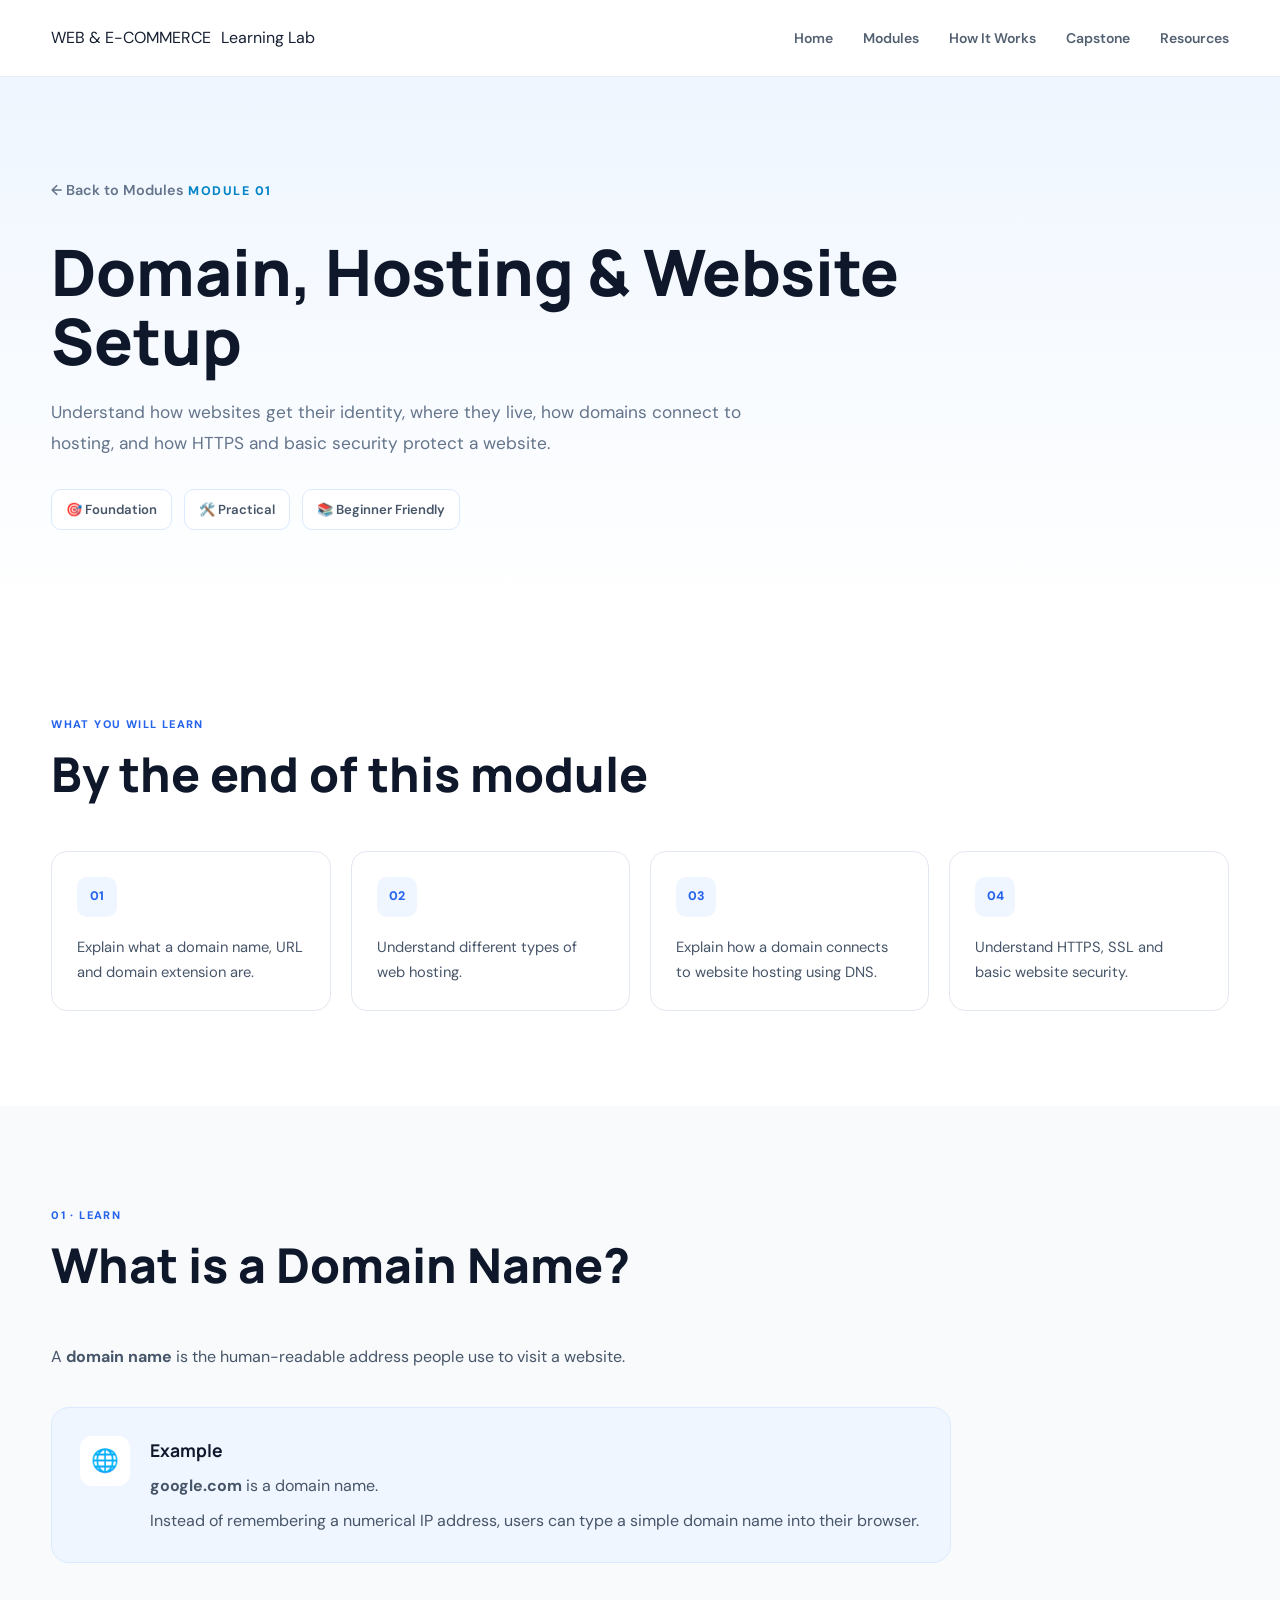
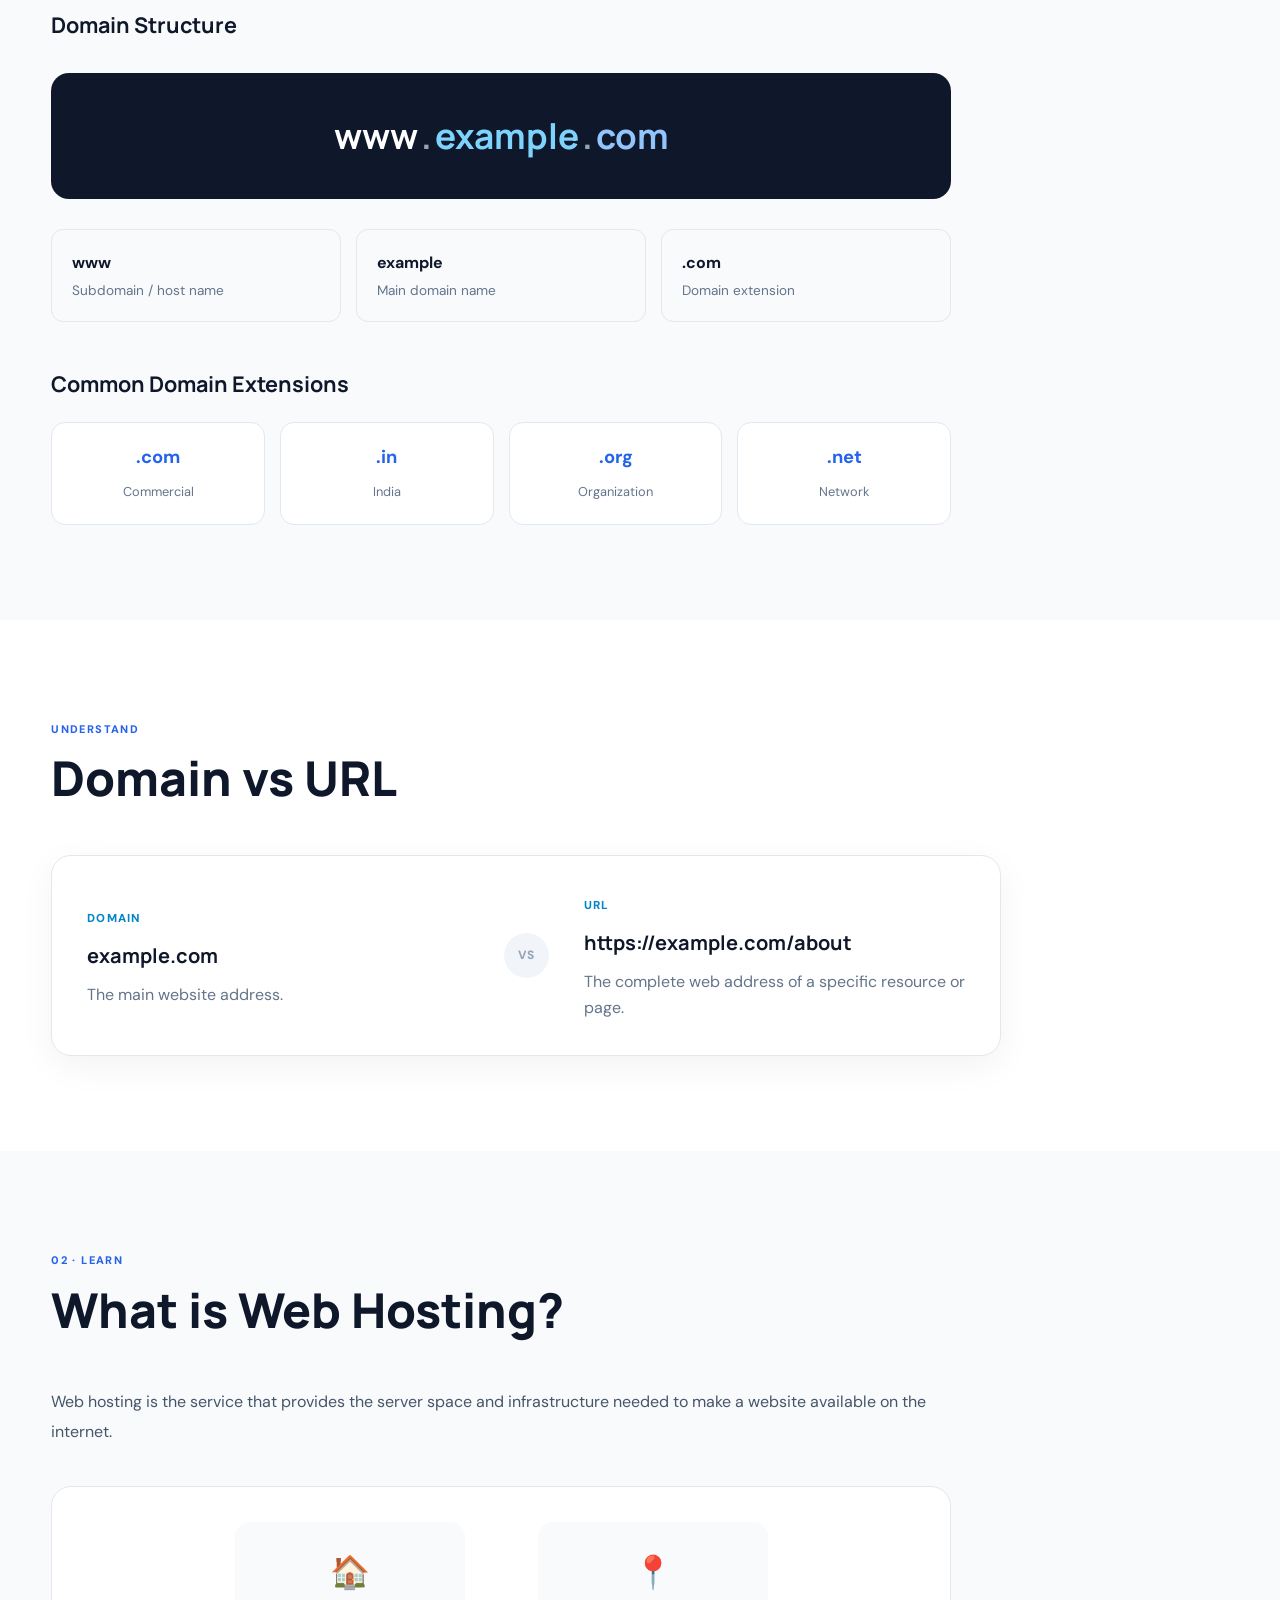
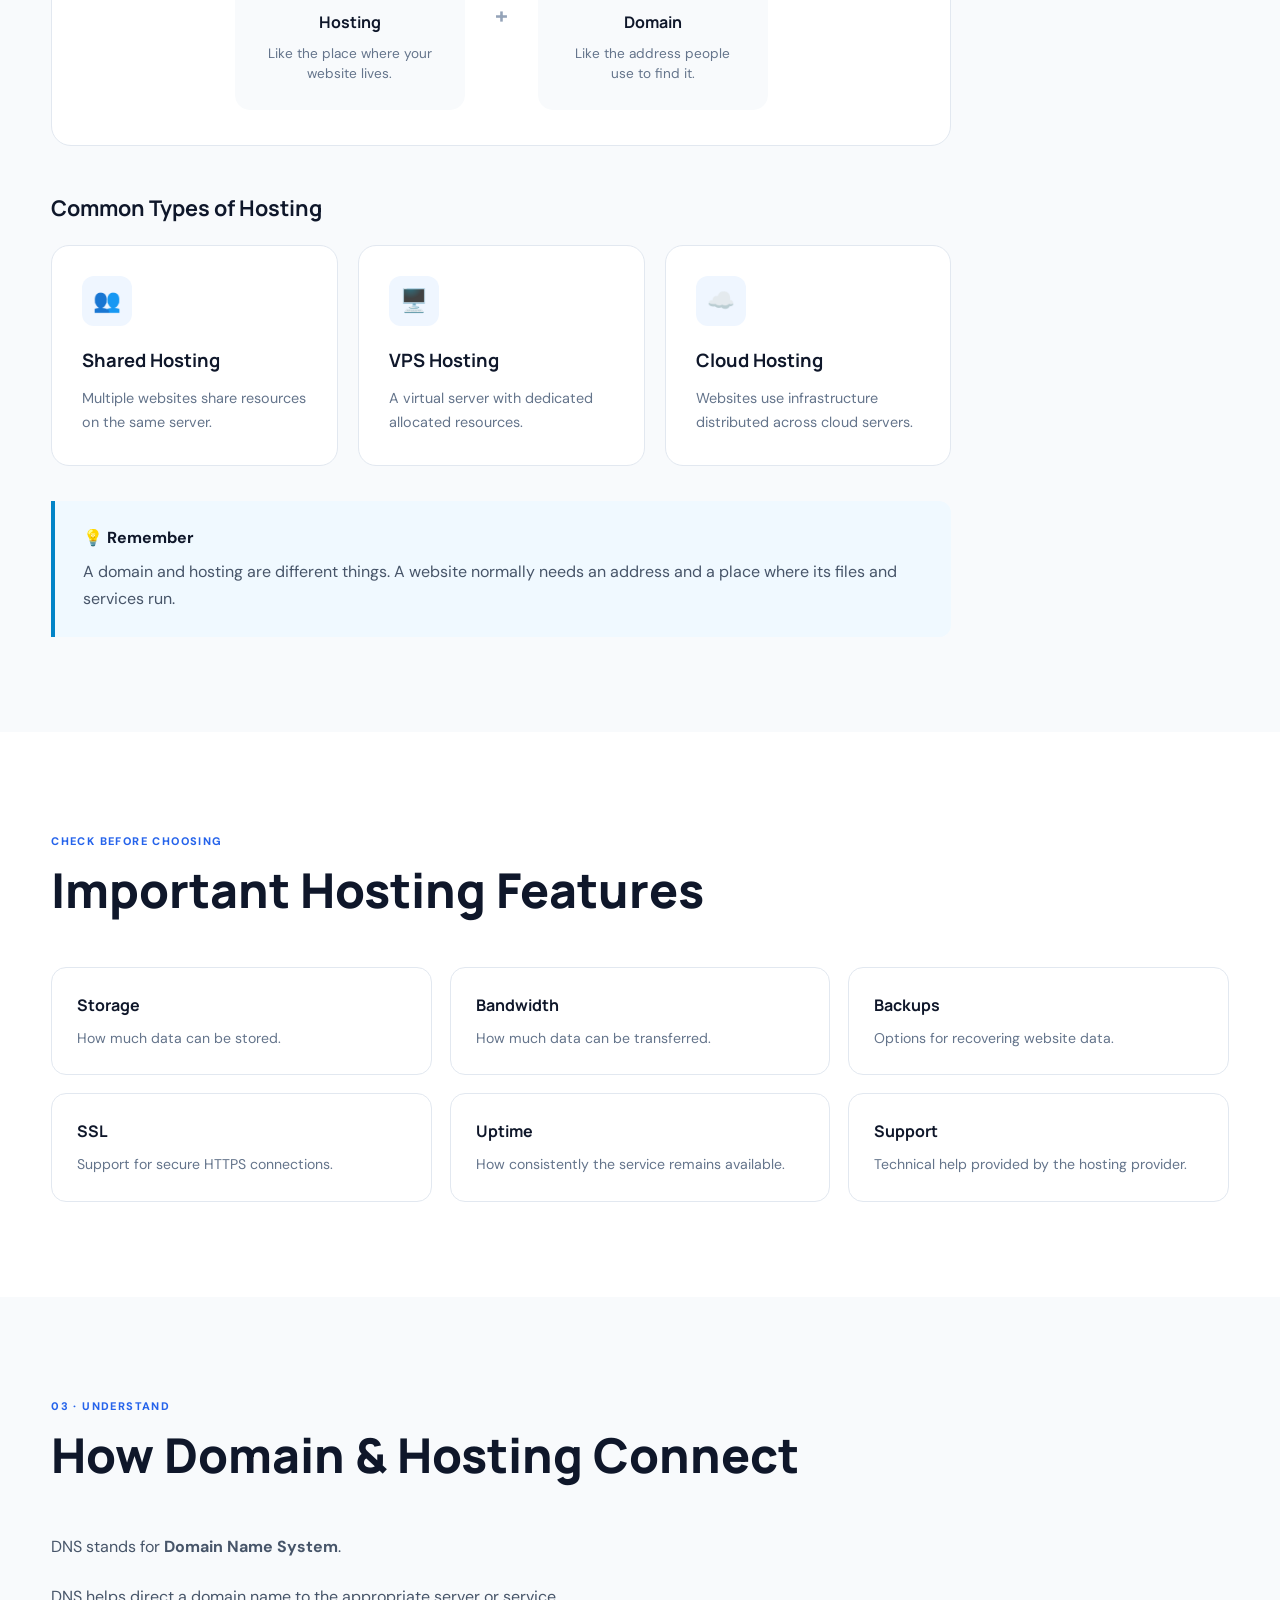
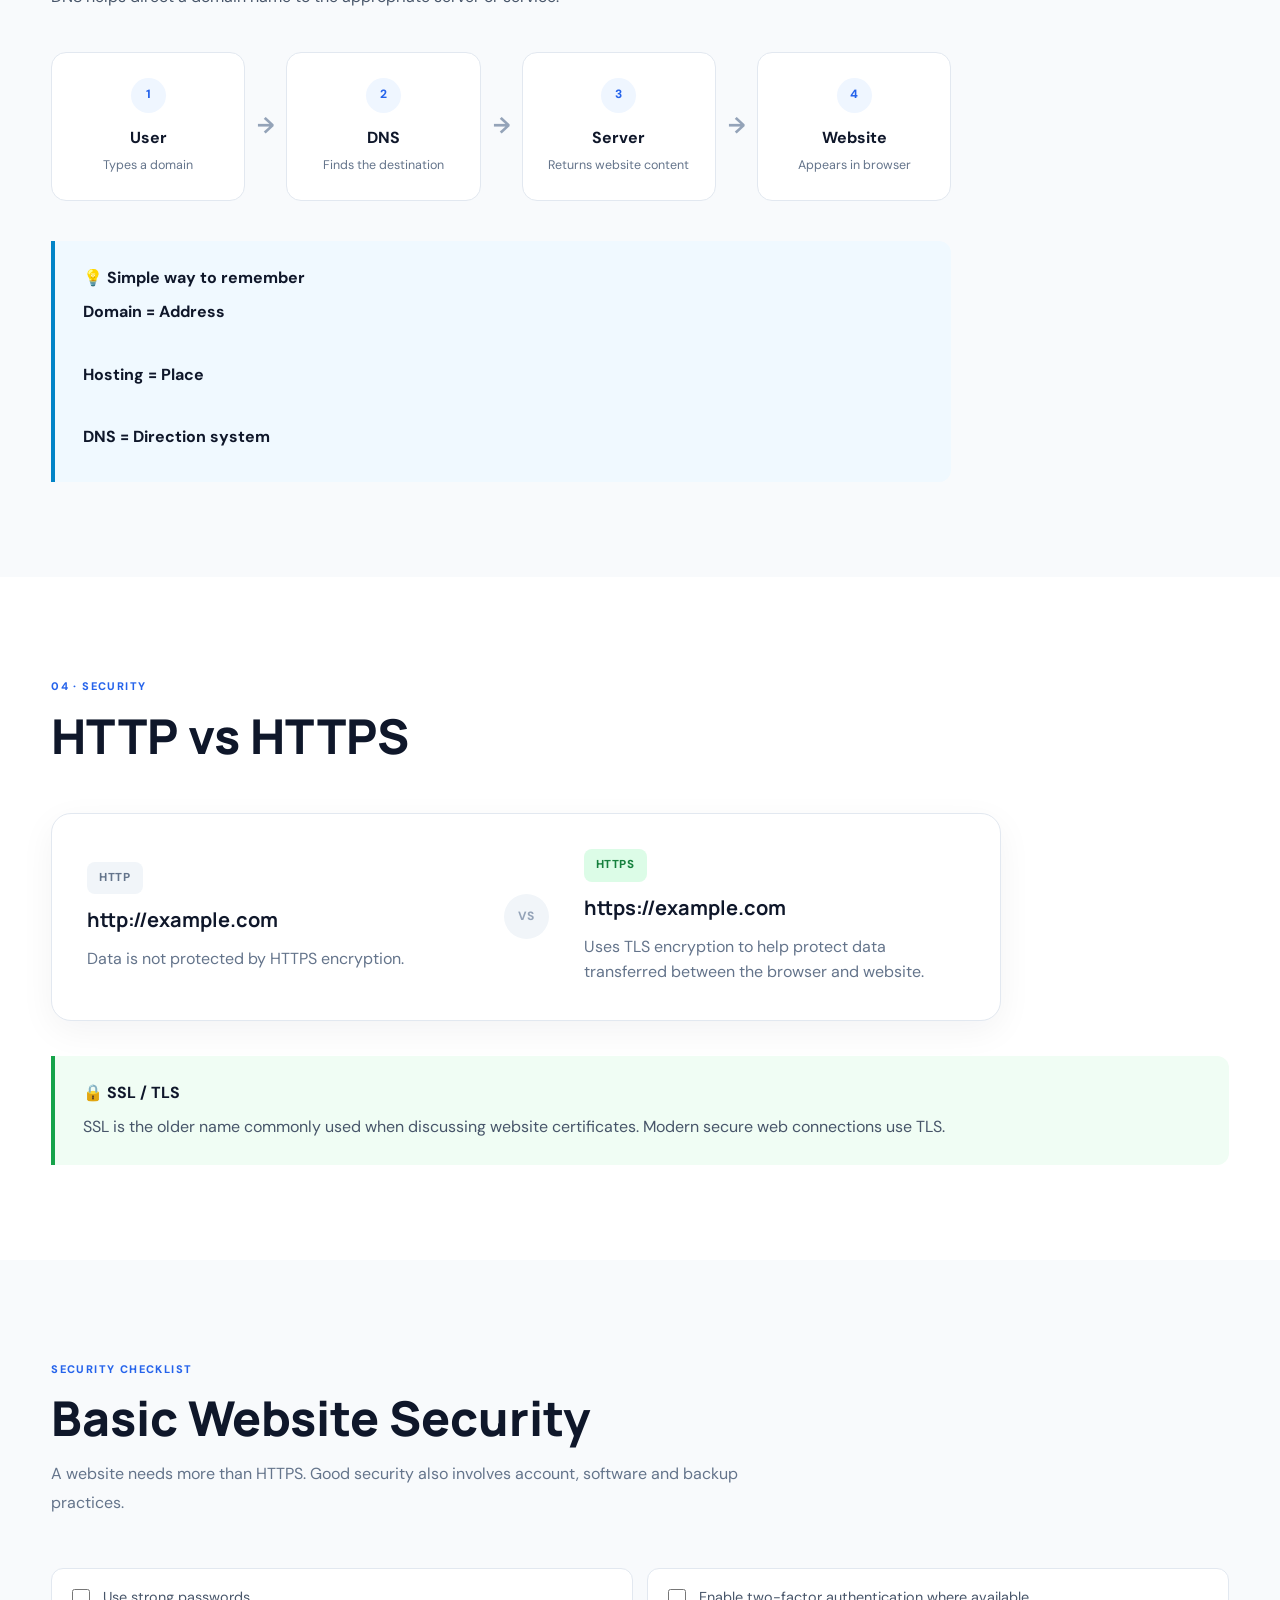
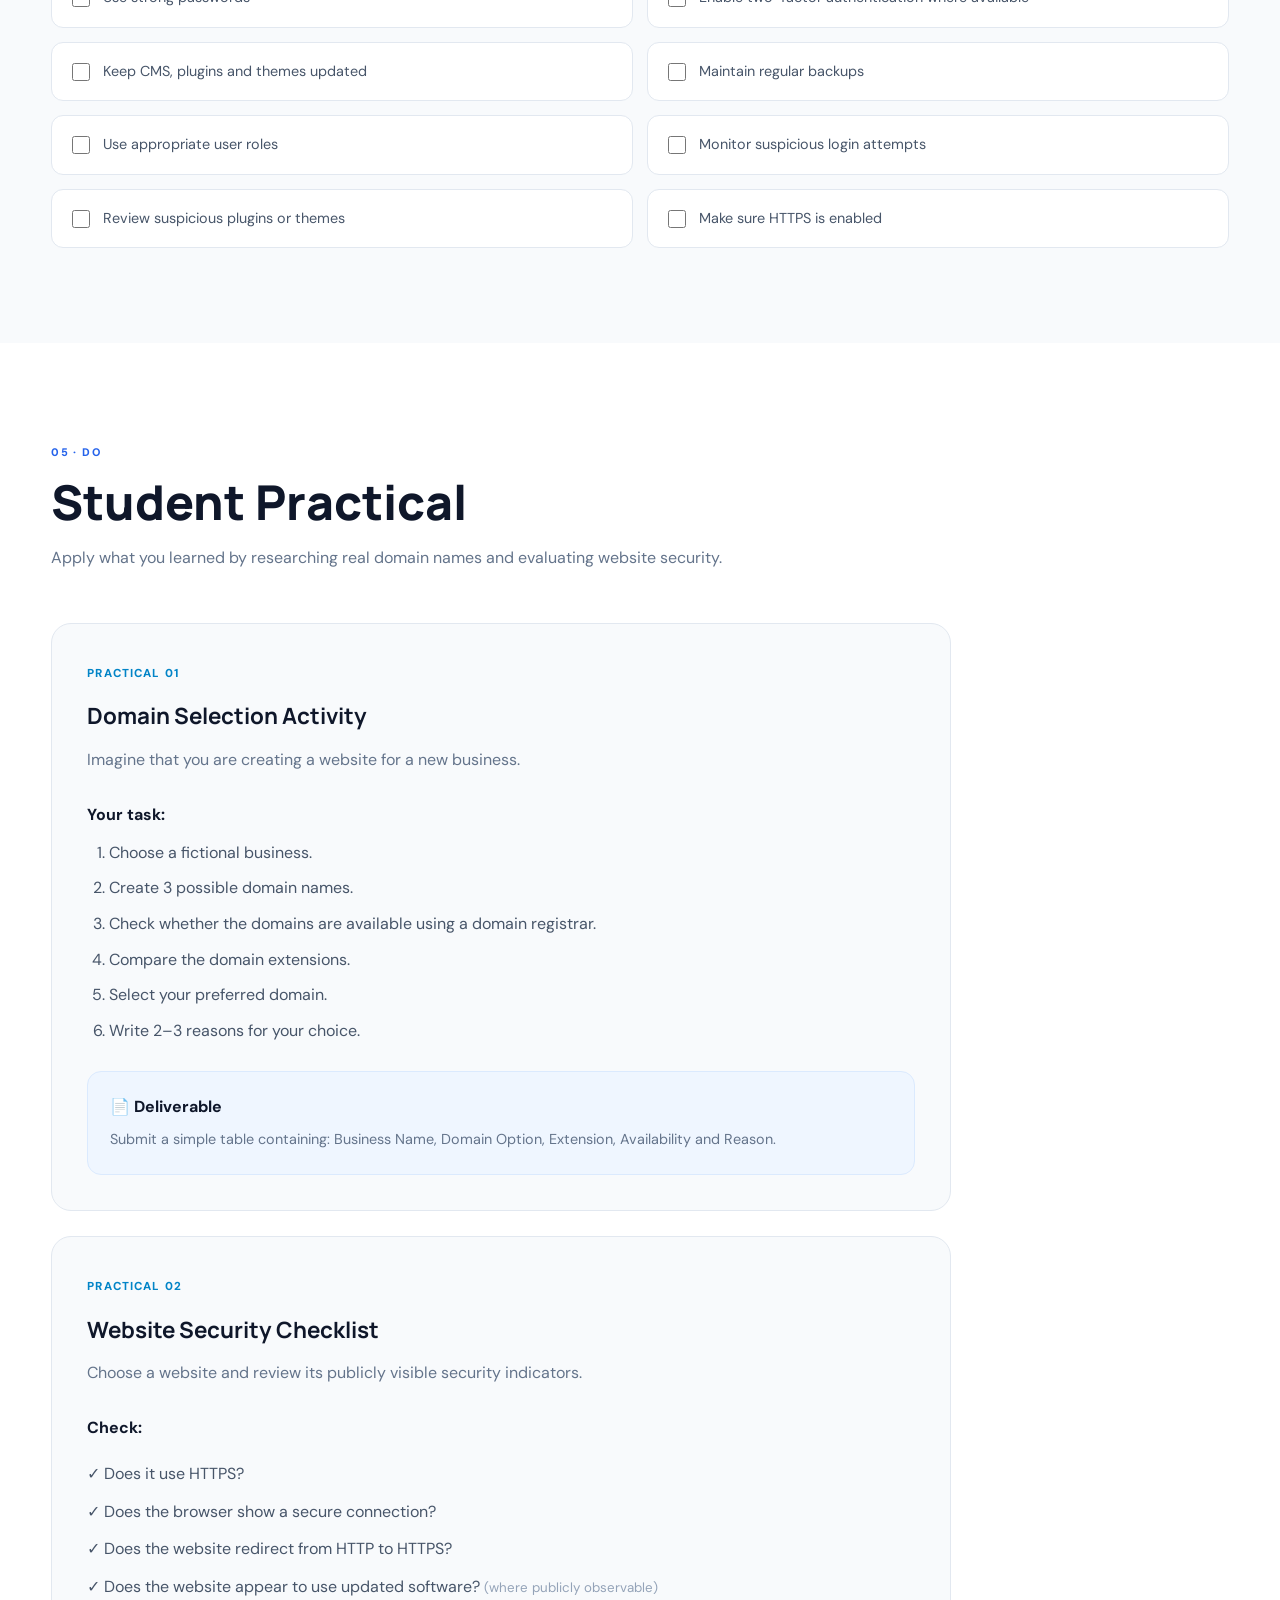
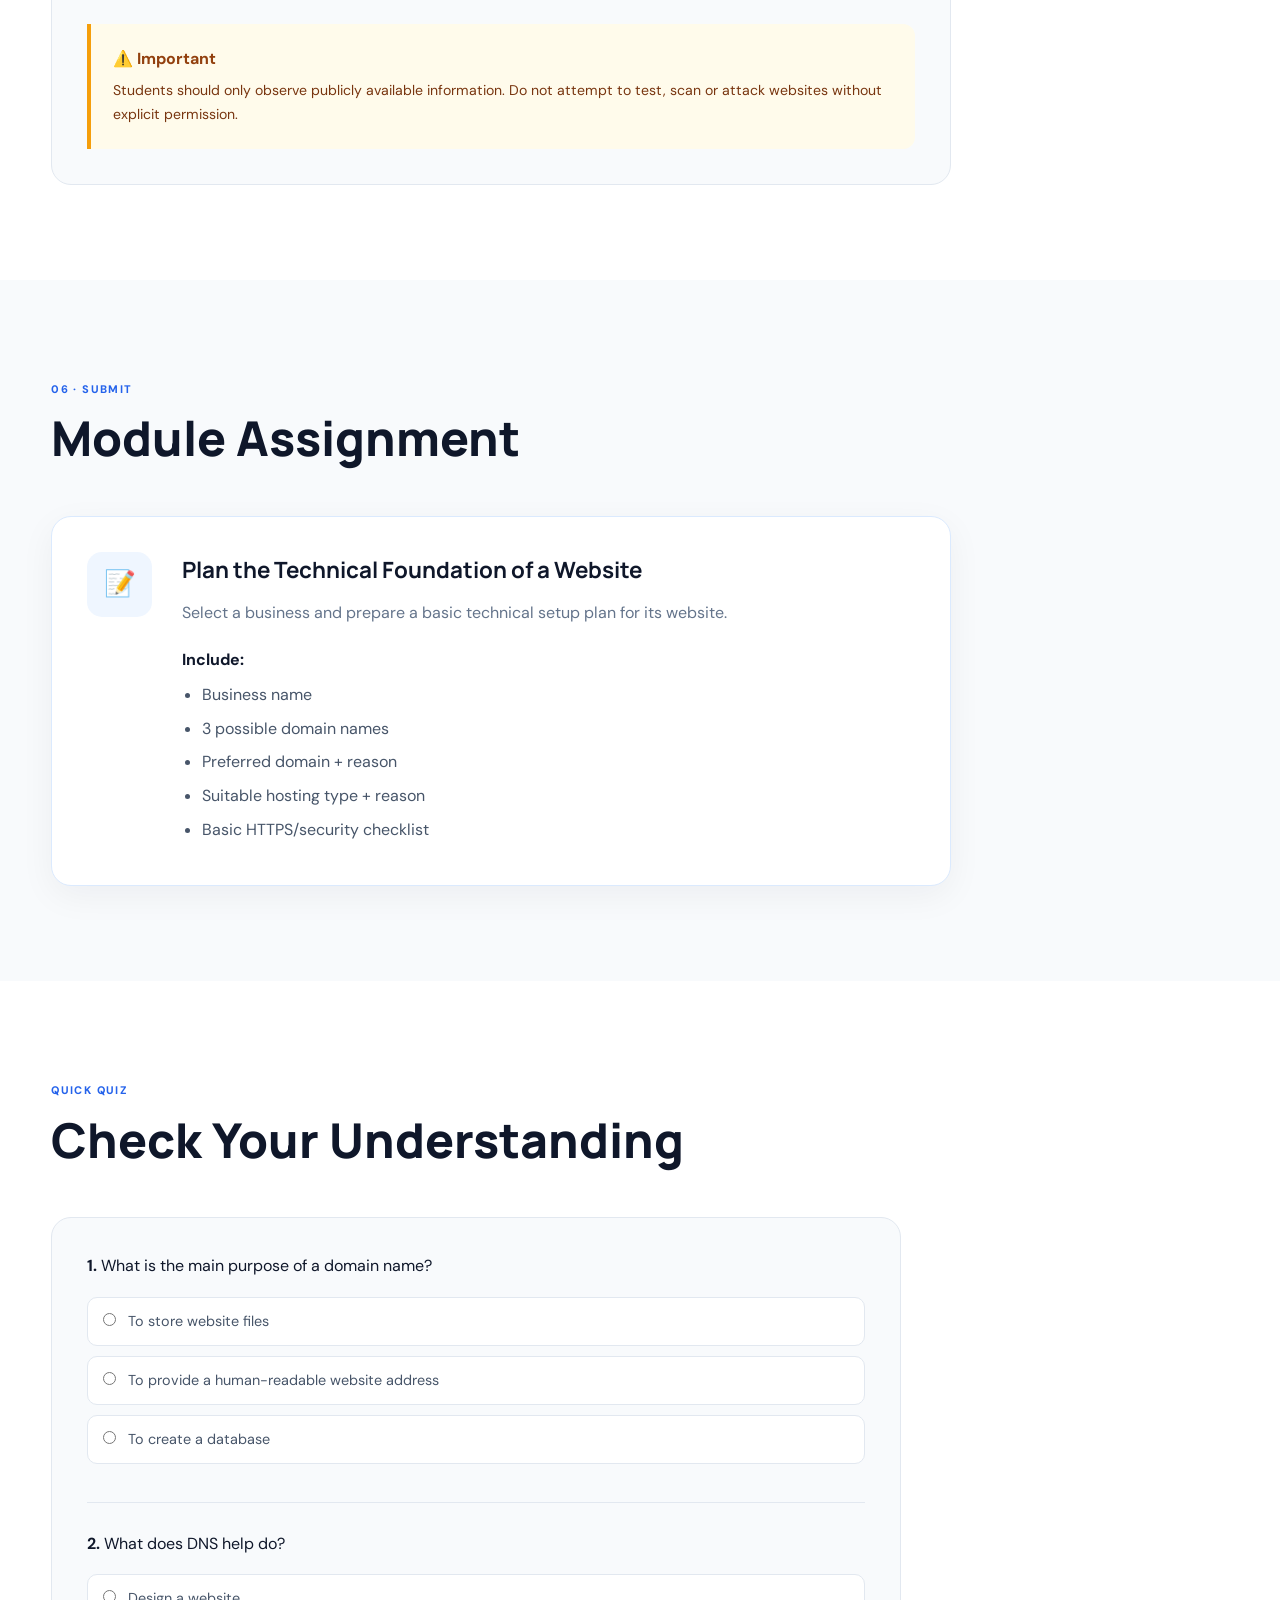
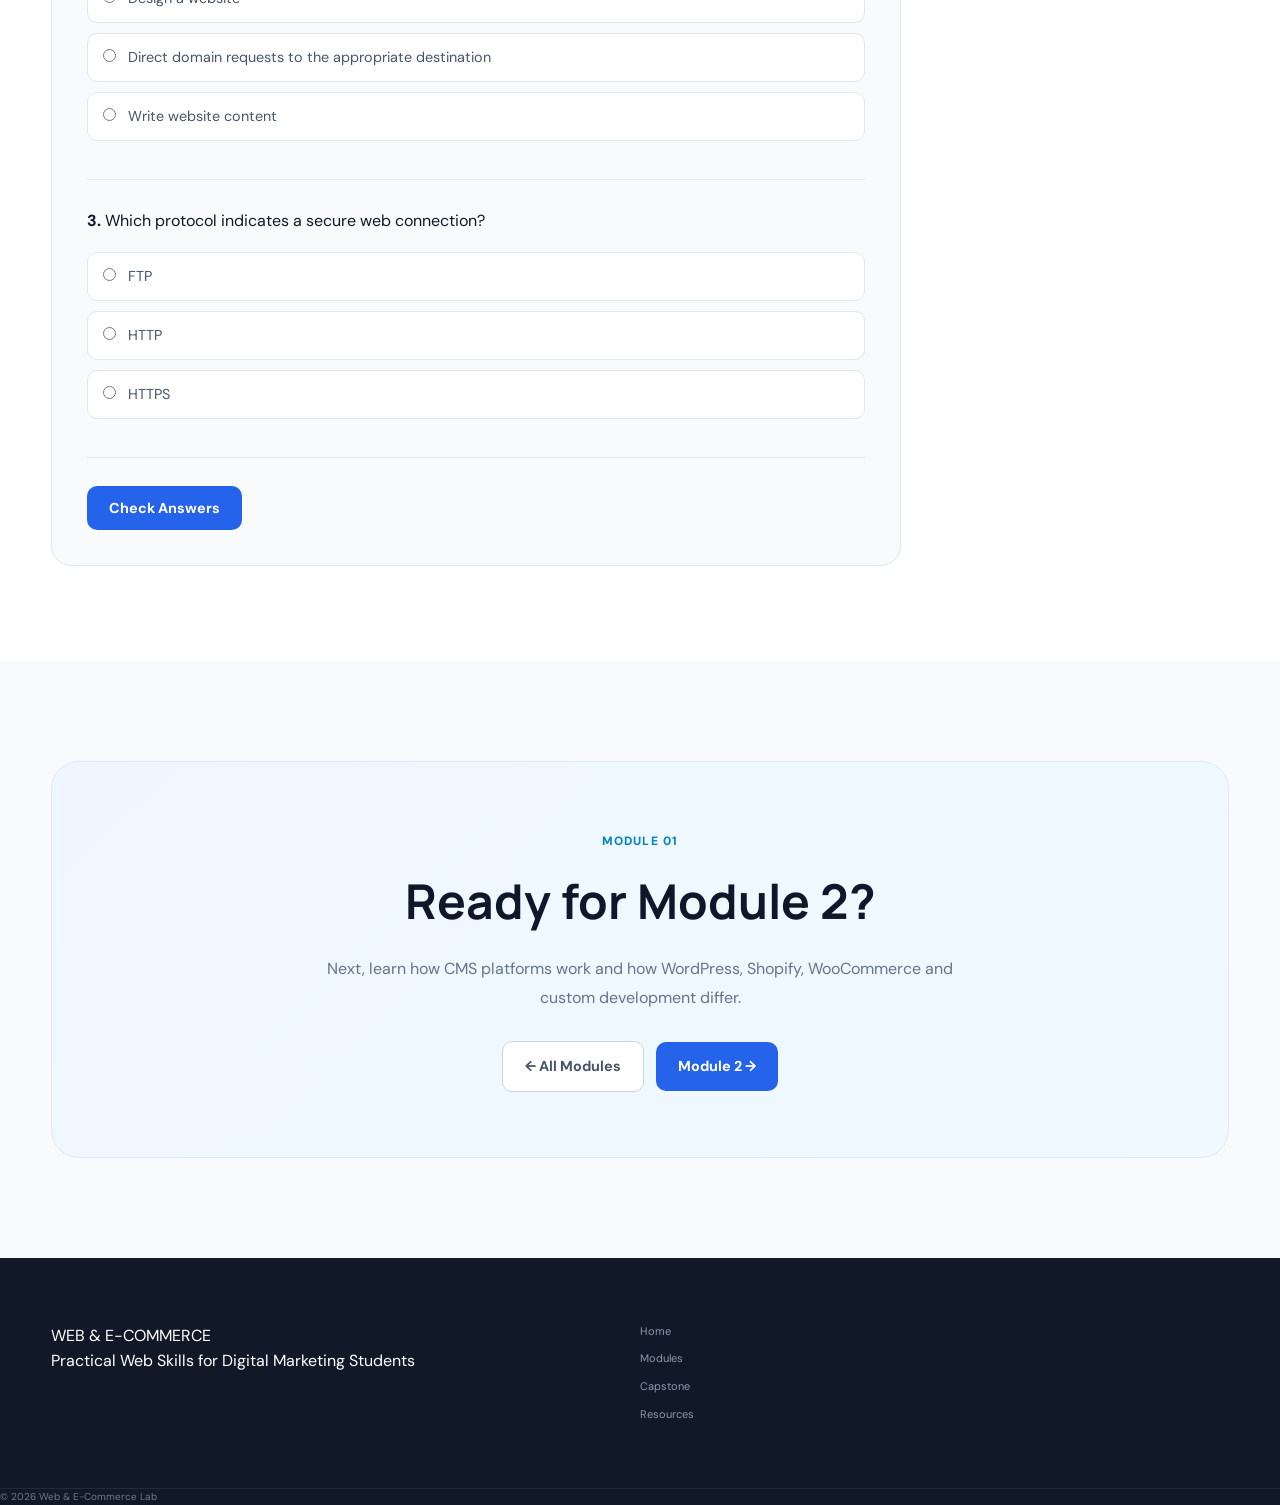
<file: module1 backup.html>
<!DOCTYPE html>
<html lang="en">

<head>

    <meta charset="UTF-8">
    <meta name="viewport" content="width=device-width, initial-scale=1.0">

    <title>Module 1 | Domain, Hosting & Website Setup</title>

    <meta name="description"
        content="Learn domain names, hosting, DNS, SSL, website setup and basic website security through practical examples and activities.">

    <link rel="preconnect" href="https://fonts.googleapis.com">
    <link rel="preconnect" href="https://fonts.gstatic.com" crossorigin>

    <link
        href="https://fonts.googleapis.com/css2?family=DM+Sans:wght@400;500;600;700&family=Manrope:wght@500;600;700;800&display=swap"
        rel="stylesheet">

    <link rel="stylesheet" href="mystyle.css">

</head>


<body>


    <!-- =========================
         HEADER
    ========================== -->

    <header class="site-header">

        <div class="container nav-container">

            <a href="index.html" class="logo">

                <span class="logo-main">
                    WEB & E-COMMERCE
                </span>

                <span class="logo-sub">
                    Learning Lab
                </span>

            </a>


            <button class="menu-toggle"
                id="menuToggle"
                aria-label="Open Menu">

                ☰

            </button>


            <nav class="main-nav" id="mainNav">

                <a href="index.html">
                    Home
                </a>

                <a href="modules.html" class="active">
                    Modules
                </a>

                <a href="index.html#how-it-works">
                    How It Works
                </a>

                <a href="index.html#capstone">
                    Capstone
                </a>

                <a href="index.html#resources">
                    Resources
                </a>

            </nav>

        </div>

    </header>



    <!-- =========================
         MODULE HERO
    ========================== -->

    <main>

        <section class="module-hero">

            <div class="container">

                <a href="modules.html"
                    class="back-link">

                    ← Back to Modules

                </a>


                <span class="module-hero-number">
                    MODULE 01
                </span>


                <h1>
                    Domain, Hosting &
                    Website Setup
                </h1>


                <p>
                    Understand how websites get their identity,
                    where they live, how domains connect to hosting,
                    and how HTTPS and basic security protect a website.
                </p>


                <div class="module-meta">

                    <span>
                        🎯 Foundation
                    </span>

                    <span>
                        🛠️ Practical
                    </span>

                    <span>
                        📚 Beginner Friendly
                    </span>

                </div>

            </div>

        </section>



        <!-- =========================
             LEARNING OBJECTIVES
        ========================== -->

        <section class="lesson-section">

            <div class="container">

                <div class="lesson-heading">

                    <span class="section-label">
                        WHAT YOU WILL LEARN
                    </span>

                    <h2>
                        By the end of this module
                    </h2>

                </div>


                <div class="objective-grid">

                    <div class="objective-card">

                        <span>01</span>

                        <p>
                            Explain what a domain name,
                            URL and domain extension are.
                        </p>

                    </div>


                    <div class="objective-card">

                        <span>02</span>

                        <p>
                            Understand different types
                            of web hosting.
                        </p>

                    </div>


                    <div class="objective-card">

                        <span>03</span>

                        <p>
                            Explain how a domain connects
                            to website hosting using DNS.
                        </p>

                    </div>


                    <div class="objective-card">

                        <span>04</span>

                        <p>
                            Understand HTTPS, SSL and
                            basic website security.
                        </p>

                    </div>

                </div>

            </div>

        </section>



        <!-- =========================
             PART 1
             DOMAIN
        ========================== -->

        <section class="lesson-section lesson-light">

            <div class="container">

                <div class="lesson-heading">

                    <span class="section-label">
                        01 · LEARN
                    </span>

                    <h2>
                        What is a Domain Name?
                    </h2>

                </div>


                <div class="lesson-content">

                    <p>
                        A <strong>domain name</strong> is the human-readable
                        address people use to visit a website.
                    </p>


                    <div class="concept-box">

                        <div class="concept-icon">
                            🌐
                        </div>

                        <div>

                            <h3>
                                Example
                            </h3>

                            <p>
                                <strong>google.com</strong> is a domain name.
                            </p>

                            <p>
                                Instead of remembering a numerical
                                IP address, users can type a simple
                                domain name into their browser.
                            </p>

                        </div>

                    </div>


                    <h3>
                        Domain Structure
                    </h3>


                    <div class="domain-example">

                        <span class="domain-part">
                            www
                        </span>

                        <span class="dot">
                            .
                        </span>

                        <span class="domain-part main-part">
                            example
                        </span>

                        <span class="dot">
                            .
                        </span>

                        <span class="domain-part extension">
                            com
                        </span>

                    </div>


                    <div class="domain-explanation">

                        <div>

                            <strong>
                                www
                            </strong>

                            <p>
                                Subdomain / host name
                            </p>

                        </div>


                        <div>

                            <strong>
                                example
                            </strong>

                            <p>
                                Main domain name
                            </p>

                        </div>


                        <div>

                            <strong>
                                .com
                            </strong>

                            <p>
                                Domain extension
                            </p>

                        </div>

                    </div>


                    <h3>
                        Common Domain Extensions
                    </h3>


                    <div class="extension-grid">

                        <div>
                            <strong>.com</strong>
                            <span>Commercial</span>
                        </div>

                        <div>
                            <strong>.in</strong>
                            <span>India</span>
                        </div>

                        <div>
                            <strong>.org</strong>
                            <span>Organization</span>
                        </div>

                        <div>
                            <strong>.net</strong>
                            <span>Network</span>
                        </div>

                    </div>

                </div>

            </div>

        </section>



        <!-- =========================
             PART 2
             URL
        ========================== -->

        <section class="lesson-section">

            <div class="container">

                <div class="lesson-heading">

                    <span class="section-label">
                        UNDERSTAND
                    </span>

                    <h2>
                        Domain vs URL
                    </h2>

                </div>


                <div class="comparison-card">

                    <div>

                        <span class="comparison-label">
                            DOMAIN
                        </span>

                        <h3>
                            example.com
                        </h3>

                        <p>
                            The main website address.
                        </p>

                    </div>


                    <div class="comparison-divider">
                        VS
                    </div>


                    <div>

                        <span class="comparison-label">
                            URL
                        </span>

                        <h3>
                            https://example.com/about
                        </h3>

                        <p>
                            The complete web address of
                            a specific resource or page.
                        </p>

                    </div>

                </div>

            </div>

        </section>



        <!-- =========================
             PART 3
             HOSTING
        ========================== -->

        <section class="lesson-section lesson-light">

            <div class="container">

                <div class="lesson-heading">

                    <span class="section-label">
                        02 · LEARN
                    </span>

                    <h2>
                        What is Web Hosting?
                    </h2>

                </div>


                <div class="lesson-content">

                    <p>
                        Web hosting is the service that provides
                        the server space and infrastructure needed
                        to make a website available on the internet.
                    </p>


                    <div class="analogy-box">

                        <div class="analogy-item">

                            <span>
                                🏠
                            </span>

                            <strong>
                                Hosting
                            </strong>

                            <p>
                                Like the place where your website lives.
                            </p>

                        </div>


                        <div class="analogy-arrow">
                            +
                        </div>


                        <div class="analogy-item">

                            <span>
                                📍
                            </span>

                            <strong>
                                Domain
                            </strong>

                            <p>
                                Like the address people use to find it.
                            </p>

                        </div>

                    </div>


                    <h3>
                        Common Types of Hosting
                    </h3>


                    <div class="hosting-grid">

                        <article>

                            <span class="hosting-icon">
                                👥
                            </span>

                            <h3>
                                Shared Hosting
                            </h3>

                            <p>
                                Multiple websites share resources
                                on the same server.
                            </p>

                        </article>


                        <article>

                            <span class="hosting-icon">
                                🖥️
                            </span>

                            <h3>
                                VPS Hosting
                            </h3>

                            <p>
                                A virtual server with dedicated
                                allocated resources.
                            </p>

                        </article>


                        <article>

                            <span class="hosting-icon">
                                ☁️
                            </span>

                            <h3>
                                Cloud Hosting
                            </h3>

                            <p>
                                Websites use infrastructure
                                distributed across cloud servers.
                            </p>

                        </article>

                    </div>


                    <div class="info-box">

                        <strong>
                            💡 Remember
                        </strong>

                        <p>
                            A domain and hosting are different things.
                            A website normally needs an address
                            and a place where its files and services run.
                        </p>

                    </div>

                </div>

            </div>

        </section>



        <!-- =========================
             PART 4
             HOSTING FEATURES
        ========================== -->

        <section class="lesson-section">

            <div class="container">

                <div class="lesson-heading">

                    <span class="section-label">
                        CHECK BEFORE CHOOSING
                    </span>

                    <h2>
                        Important Hosting Features
                    </h2>

                </div>


                <div class="feature-grid">

                    <div class="feature-card">
                        <strong>Storage</strong>
                        <p>
                            How much data can be stored.
                        </p>
                    </div>

                    <div class="feature-card">
                        <strong>Bandwidth</strong>
                        <p>
                            How much data can be transferred.
                        </p>
                    </div>

                    <div class="feature-card">
                        <strong>Backups</strong>
                        <p>
                            Options for recovering website data.
                        </p>
                    </div>

                    <div class="feature-card">
                        <strong>SSL</strong>
                        <p>
                            Support for secure HTTPS connections.
                        </p>
                    </div>

                    <div class="feature-card">
                        <strong>Uptime</strong>
                        <p>
                            How consistently the service remains available.
                        </p>
                    </div>

                    <div class="feature-card">
                        <strong>Support</strong>
                        <p>
                            Technical help provided by the hosting provider.
                        </p>
                    </div>

                </div>

            </div>

        </section>



        <!-- =========================
             PART 5
             DNS
        ========================== -->

        <section class="lesson-section lesson-light">

            <div class="container">

                <div class="lesson-heading">

                    <span class="section-label">
                        03 · UNDERSTAND
                    </span>

                    <h2>
                        How Domain & Hosting Connect
                    </h2>

                </div>


                <div class="lesson-content">

                    <p>
                        DNS stands for
                        <strong>Domain Name System</strong>.
                    </p>

                    <p>
                        DNS helps direct a domain name to the
                        appropriate server or service.
                    </p>


                    <div class="dns-flow">

                        <div class="dns-step">

                            <span>1</span>

                            <strong>
                                User
                            </strong>

                            <p>
                                Types a domain
                            </p>

                        </div>


                        <div class="dns-arrow">
                            →
                        </div>


                        <div class="dns-step">

                            <span>2</span>

                            <strong>
                                DNS
                            </strong>

                            <p>
                                Finds the destination
                            </p>

                        </div>


                        <div class="dns-arrow">
                            →
                        </div>


                        <div class="dns-step">

                            <span>3</span>

                            <strong>
                                Server
                            </strong>

                            <p>
                                Returns website content
                            </p>

                        </div>


                        <div class="dns-arrow">
                            →
                        </div>


                        <div class="dns-step">

                            <span>4</span>

                            <strong>
                                Website
                            </strong>

                            <p>
                                Appears in browser
                            </p>

                        </div>

                    </div>


                    <div class="info-box">

                        <strong>
                            💡 Simple way to remember
                        </strong>

                        <p>
                            <strong>Domain = Address</strong><br>
                            <strong>Hosting = Place</strong><br>
                            <strong>DNS = Direction system</strong>
                        </p>

                    </div>

                </div>

            </div>

        </section>



        <!-- =========================
             PART 6
             SSL
        ========================== -->

        <section class="lesson-section">

            <div class="container">

                <div class="lesson-heading">

                    <span class="section-label">
                        04 · SECURITY
                    </span>

                    <h2>
                        HTTP vs HTTPS
                    </h2>

                </div>


                <div class="comparison-card security-comparison">

                    <div>

                        <span class="security-status http">
                            HTTP
                        </span>

                        <h3>
                            http://example.com
                        </h3>

                        <p>
                            Data is not protected by
                            HTTPS encryption.
                        </p>

                    </div>


                    <div class="comparison-divider">
                        VS
                    </div>


                    <div>

                        <span class="security-status https">
                            HTTPS
                        </span>

                        <h3>
                            https://example.com
                        </h3>

                        <p>
                            Uses TLS encryption to help protect
                            data transferred between the browser
                            and website.
                        </p>

                    </div>

                </div>


                <div class="info-box success-box">

                    <strong>
                        🔒 SSL / TLS
                    </strong>

                    <p>
                        SSL is the older name commonly used when
                        discussing website certificates. Modern
                        secure web connections use TLS.
                    </p>

                </div>

            </div>

        </section>



        <!-- =========================
             SECURITY CHECKLIST
        ========================== -->

        <section class="lesson-section lesson-light">

            <div class="container">

                <div class="lesson-heading">

                    <span class="section-label">
                        SECURITY CHECKLIST
                    </span>

                    <h2>
                        Basic Website Security
                    </h2>

                    <p>
                        A website needs more than HTTPS.
                        Good security also involves account,
                        software and backup practices.
                    </p>

                </div>


                <div class="security-grid">

                    <label class="security-item">

                        <input type="checkbox">

                        <span>
                            Use strong passwords
                        </span>

                    </label>


                    <label class="security-item">

                        <input type="checkbox">

                        <span>
                            Enable two-factor authentication
                            where available
                        </span>

                    </label>


                    <label class="security-item">

                        <input type="checkbox">

                        <span>
                            Keep CMS, plugins and themes updated
                        </span>

                    </label>


                    <label class="security-item">

                        <input type="checkbox">

                        <span>
                            Maintain regular backups
                        </span>

                    </label>


                    <label class="security-item">

                        <input type="checkbox">

                        <span>
                            Use appropriate user roles
                        </span>

                    </label>


                    <label class="security-item">

                        <input type="checkbox">

                        <span>
                            Monitor suspicious login attempts
                        </span>

                    </label>


                    <label class="security-item">

                        <input type="checkbox">

                        <span>
                            Review suspicious plugins or themes
                        </span>

                    </label>


                    <label class="security-item">

                        <input type="checkbox">

                        <span>
                            Make sure HTTPS is enabled
                        </span>

                    </label>

                </div>

            </div>

        </section>



        <!-- =========================
             PRACTICAL
        ========================== -->

        <section class="lesson-section practical-section">

            <div class="container">

                <div class="lesson-heading">

                    <span class="section-label">
                        05 · DO
                    </span>

                    <h2>
                        Student Practical
                    </h2>

                    <p>
                        Apply what you learned by researching
                        real domain names and evaluating website security.
                    </p>

                </div>


                <div class="practical-card">

                    <div class="practical-number">
                        PRACTICAL 01
                    </div>


                    <h3>
                        Domain Selection Activity
                    </h3>


                    <p>
                        Imagine that you are creating a website
                        for a new business.
                    </p>


                    <h4>
                        Your task:
                    </h4>


                    <ol>

                        <li>
                            Choose a fictional business.
                        </li>

                        <li>
                            Create 3 possible domain names.
                        </li>

                        <li>
                            Check whether the domains are available
                            using a domain registrar.
                        </li>

                        <li>
                            Compare the domain extensions.
                        </li>

                        <li>
                            Select your preferred domain.
                        </li>

                        <li>
                            Write 2–3 reasons for your choice.
                        </li>

                    </ol>


                    <div class="deliverable-box">

                        <strong>
                            📄 Deliverable
                        </strong>

                        <p>
                            Submit a simple table containing:
                            Business Name, Domain Option,
                            Extension, Availability and Reason.
                        </p>

                    </div>

                </div>


                <div class="practical-card">

                    <div class="practical-number">
                        PRACTICAL 02
                    </div>


                    <h3>
                        Website Security Checklist
                    </h3>


                    <p>
                        Choose a website and review its publicly
                        visible security indicators.
                    </p>


                    <h4>
                        Check:
                    </h4>


                    <ul class="check-list">

                        <li>
                            ✓ Does it use HTTPS?
                        </li>

                        <li>
                            ✓ Does the browser show a secure connection?
                        </li>

                        <li>
                            ✓ Does the website redirect from HTTP to HTTPS?
                        </li>

                        <li>
                            ✓ Does the website appear to use updated software?
                            <small>
                                (where publicly observable)
                            </small>
                        </li>

                    </ul>


                    <div class="warning-box">

                        <strong>
                            ⚠️ Important
                        </strong>

                        <p>
                            Students should only observe publicly
                            available information. Do not attempt
                            to test, scan or attack websites without
                            explicit permission.
                        </p>

                    </div>

                </div>

            </div>

        </section>



        <!-- =========================
             ASSIGNMENT
        ========================== -->

        <section class="lesson-section lesson-light">

            <div class="container">

                <div class="lesson-heading">

                    <span class="section-label">
                        06 · SUBMIT
                    </span>

                    <h2>
                        Module Assignment
                    </h2>

                </div>


                <div class="assignment-card">

                    <div class="assignment-icon">
                        📝
                    </div>


                    <div>

                        <h3>
                            Plan the Technical Foundation
                            of a Website
                        </h3>


                        <p>
                            Select a business and prepare a basic
                            technical setup plan for its website.
                        </p>


                        <h4>
                            Include:
                        </h4>


                        <ul>

                            <li>
                                Business name
                            </li>

                            <li>
                                3 possible domain names
                            </li>

                            <li>
                                Preferred domain + reason
                            </li>

                            <li>
                                Suitable hosting type + reason
                            </li>

                            <li>
                                Basic HTTPS/security checklist
                            </li>

                        </ul>

                    </div>

                </div>

            </div>

        </section>



        <!-- =========================
             QUICK QUIZ
        ========================== -->

        <section class="lesson-section quiz-section">

            <div class="container">

                <div class="lesson-heading">

                    <span class="section-label">
                        QUICK QUIZ
                    </span>

                    <h2>
                        Check Your Understanding
                    </h2>

                </div>


                <div class="quiz-card">

                    <div class="quiz-question">

                        <p>
                            <strong>
                                1.
                            </strong>

                            What is the main purpose of a domain name?
                        </p>

                        <label>
                            <input type="radio"
                                name="q1">
                            To store website files
                        </label>

                        <label>
                            <input type="radio"
                                name="q1">
                            To provide a human-readable website address
                        </label>

                        <label>
                            <input type="radio"
                                name="q1">
                            To create a database
                        </label>

                    </div>


                    <div class="quiz-question">

                        <p>
                            <strong>
                                2.
                            </strong>

                            What does DNS help do?
                        </p>

                        <label>
                            <input type="radio"
                                name="q2">
                            Design a website
                        </label>

                        <label>
                            <input type="radio"
                                name="q2">
                            Direct domain requests to the appropriate destination
                        </label>

                        <label>
                            <input type="radio"
                                name="q2">
                            Write website content
                        </label>

                    </div>


                    <div class="quiz-question">

                        <p>
                            <strong>
                                3.
                            </strong>

                            Which protocol indicates a secure web connection?
                        </p>

                        <label>
                            <input type="radio"
                                name="q3">
                            FTP
                        </label>

                        <label>
                            <input type="radio"
                                name="q3">
                            HTTP
                        </label>

                        <label>
                            <input type="radio"
                                name="q3">
                            HTTPS
                        </label>

                    </div>


                    <button class="quiz-button"
                        id="quizButton">

                        Check Answers

                    </button>


                    <div id="quizResult"
                        class="quiz-result">

                    </div>

                </div>

            </div>

        </section>



        <!-- =========================
             MODULE COMPLETE
        ========================== -->

        <section class="module-complete">

            <div class="container">

                <div class="complete-box">

                    <span>
                        MODULE 01
                    </span>

                    <h2>
                        Ready for Module 2?
                    </h2>

                    <p>
                        Next, learn how CMS platforms work
                        and how WordPress, Shopify, WooCommerce
                        and custom development differ.
                    </p>


                    <div class="complete-buttons">

                        <a href="modules.html"
                            class="secondary-btn">

                            ← All Modules

                        </a>


                        <a href="module-2.html"
                            class="primary-btn">

                            Module 2 →

                        </a>

                    </div>

                </div>

            </div>

        </section>

    </main>



    <!-- =========================
         FOOTER
    ========================== -->

    <footer class="site-footer">

        <div class="container footer-content">

            <div>

                <div class="footer-logo">
                    WEB & E-COMMERCE
                </div>

                <p>
                    Practical Web Skills for Digital Marketing Students
                </p>

            </div>


            <div class="footer-links">

                <a href="index.html">
                    Home
                </a>

                <a href="modules.html">
                    Modules
                </a>

                <a href="index.html#capstone">
                    Capstone
                </a>

                <a href="index.html#resources">
                    Resources
                </a>

            </div>

        </div>


        <div class="footer-bottom">

            <p>
                © <span id="currentYear"></span>
                Web & E-Commerce Lab
            </p>

        </div>

    </footer>


    <script src="myscript.js"></script>


    <!-- =========================
         MODULE 1 QUIZ SCRIPT
    ========================== -->

    <script>

        const quizButton =
            document.getElementById("quizButton");

        const quizResult =
            document.getElementById("quizResult");


        if (quizButton) {

            quizButton.addEventListener("click", function () {

                let score = 0;


                const q1 =
                    document.querySelector(
                        'input[name="q1"]:checked'
                    );

                const q2 =
                    document.querySelector(
                        'input[name="q2"]:checked'
                    );

                const q3 =
                    document.querySelector(
                        'input[name="q3"]:checked'
                    );


                if (
                    q1 &&
                    q1.parentElement.textContent
                        .includes("human-readable")
                ) {
                    score++;
                }


                if (
                    q2 &&
                    q2.parentElement.textContent
                        .includes("Direct domain")
                ) {
                    score++;
                }


                if (
                    q3 &&
                    q3.parentElement.textContent
                        .includes("HTTPS")
                ) {
                    score++;
                }


                quizResult.style.display = "block";


                if (score === 3) {

                    quizResult.innerHTML =
                        "🎉 Excellent! You got 3/3 correct.";

                }

                else if (score === 2) {

                    quizResult.innerHTML =
                        "👍 Good job! You got 2/3 correct. Review the module once more.";

                }

                else {

                    quizResult.innerHTML =
                        "📚 You got " +
                        score +
                        "/3. Review the lesson and try again.";

                }

            });

        }

    </script>


</body>

</html>
</file>
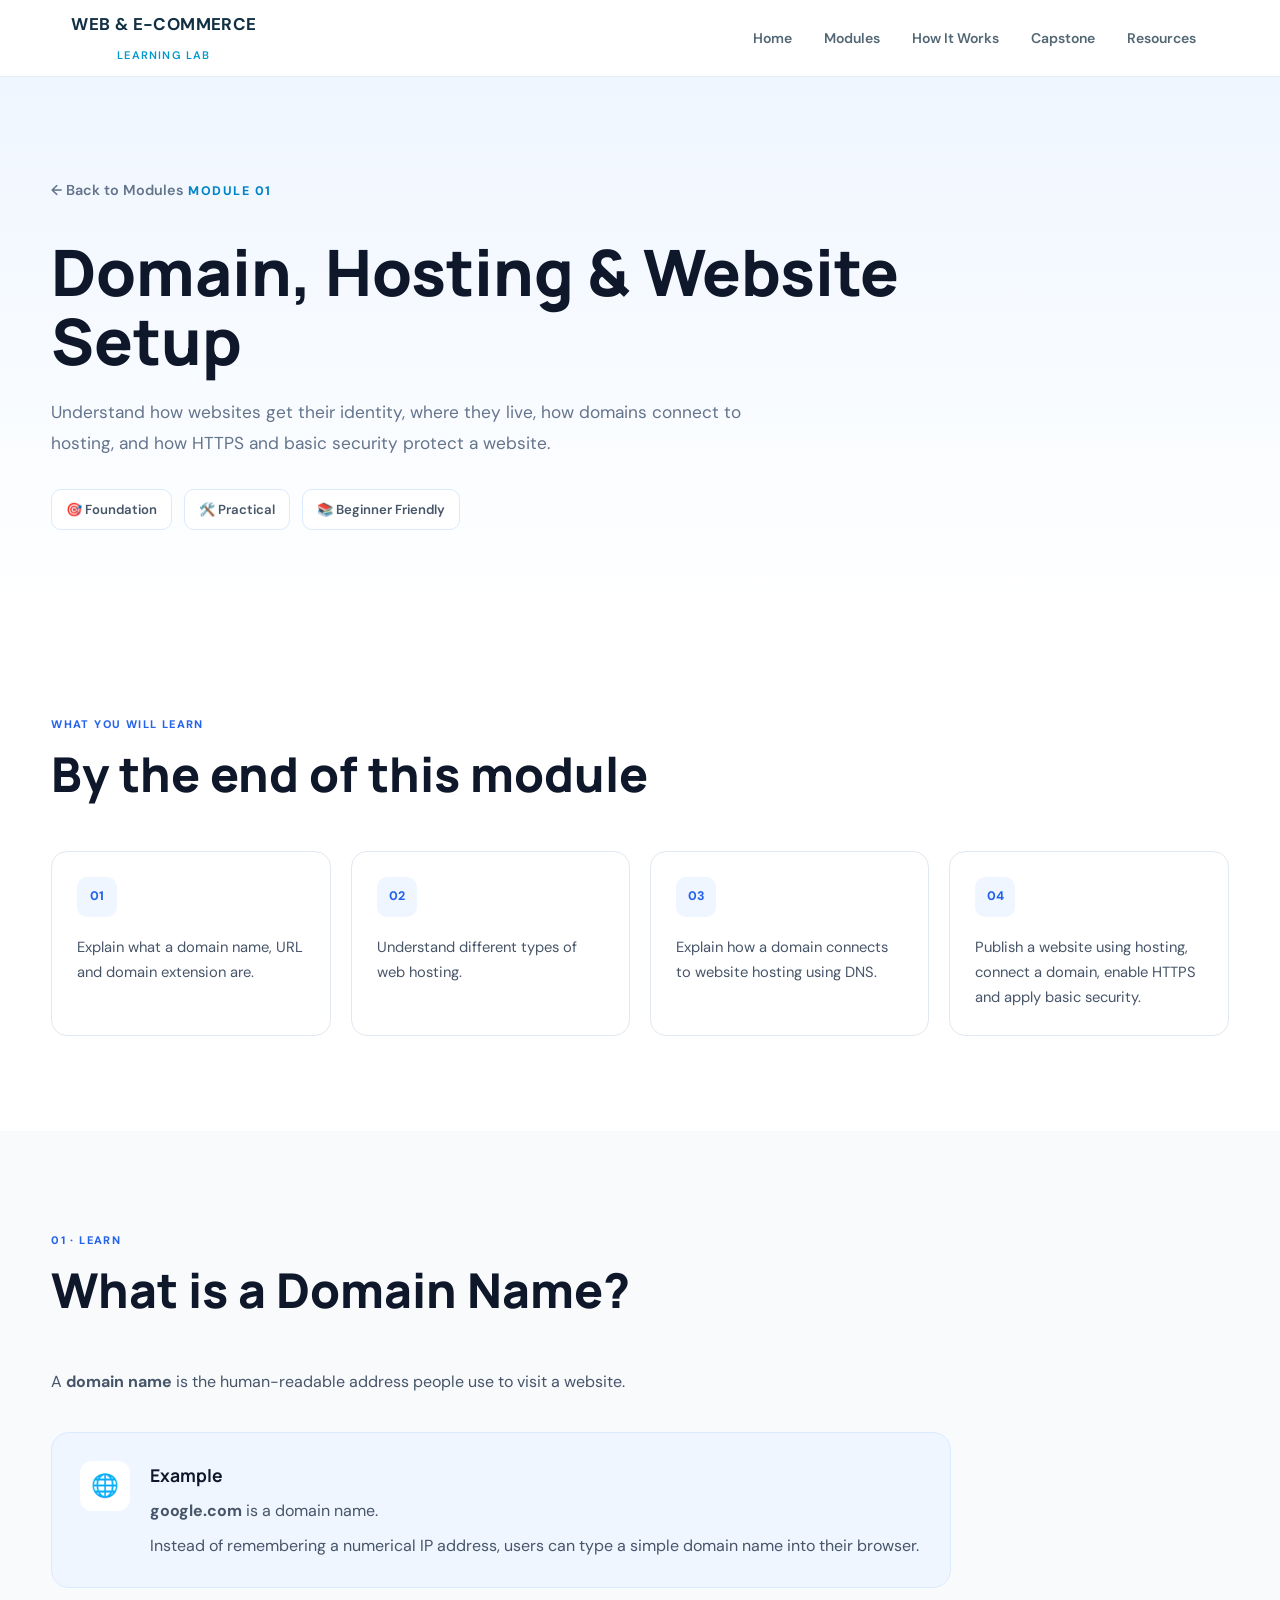
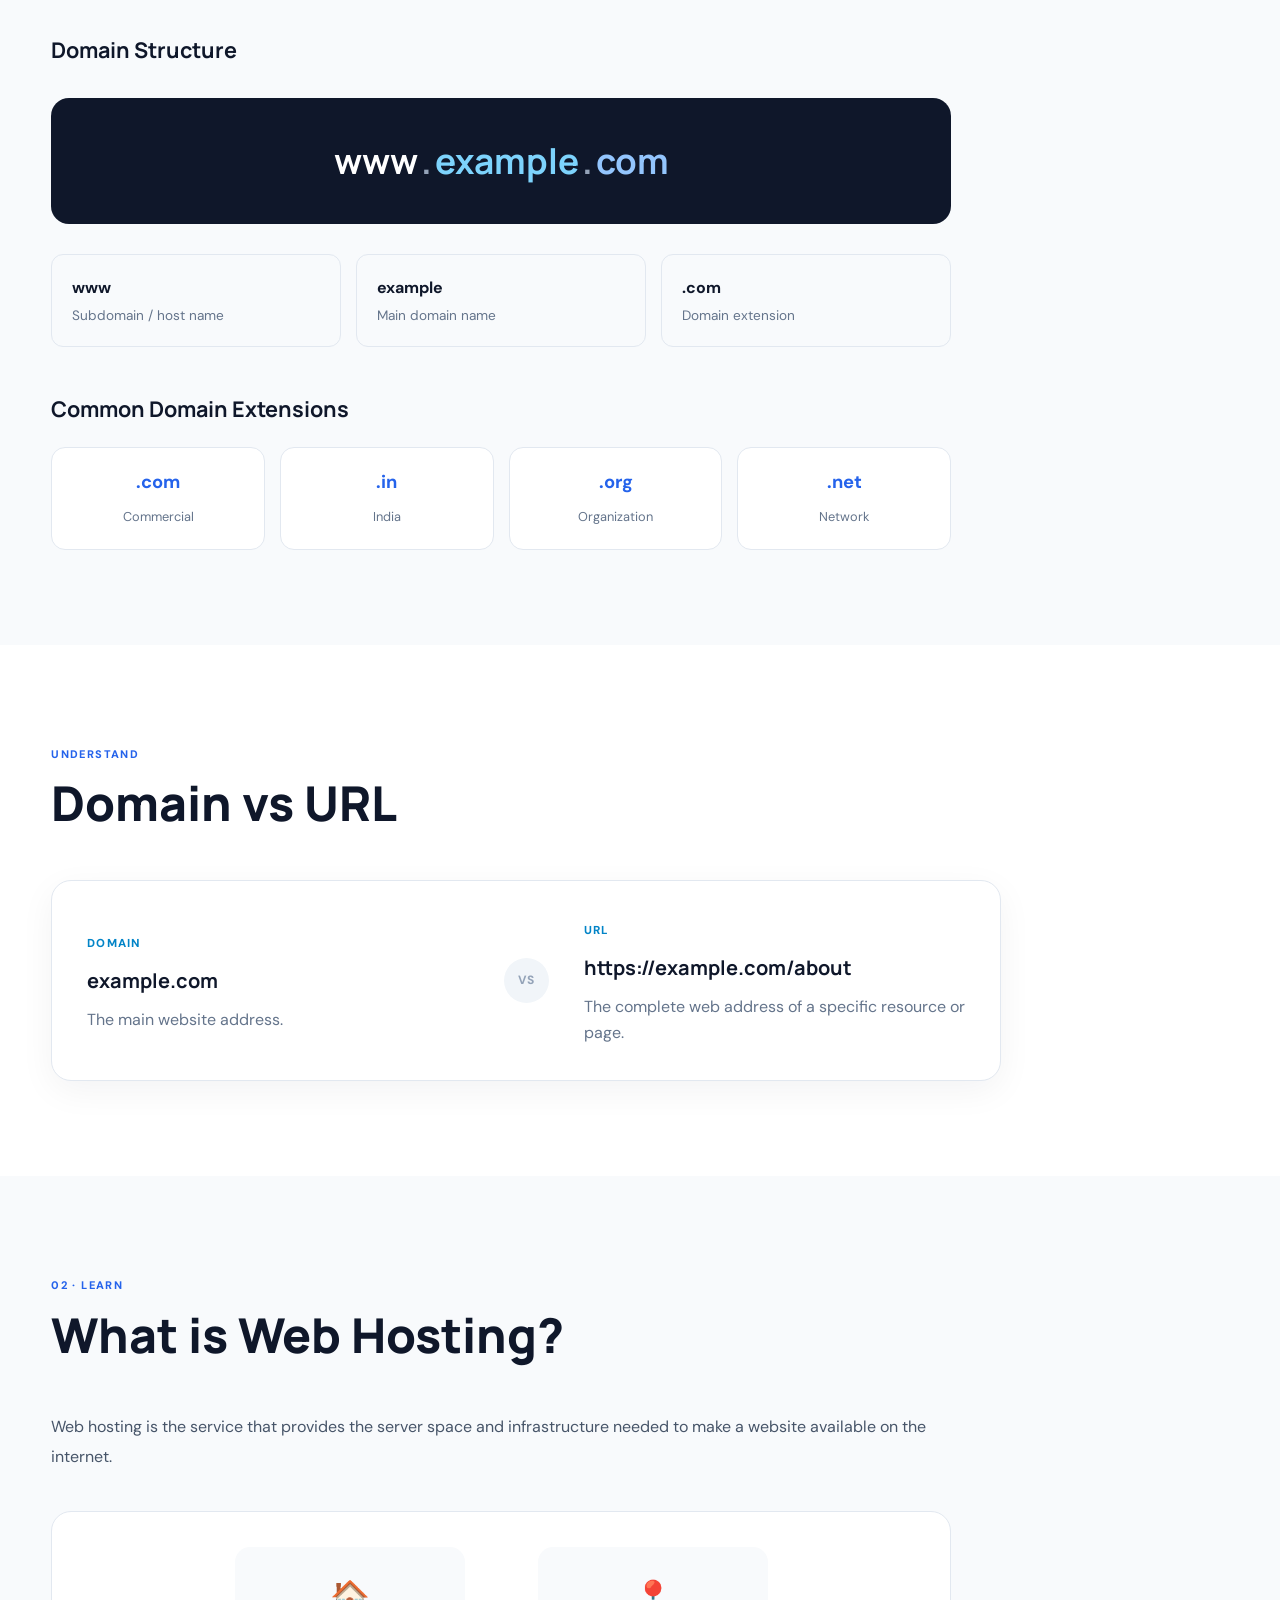
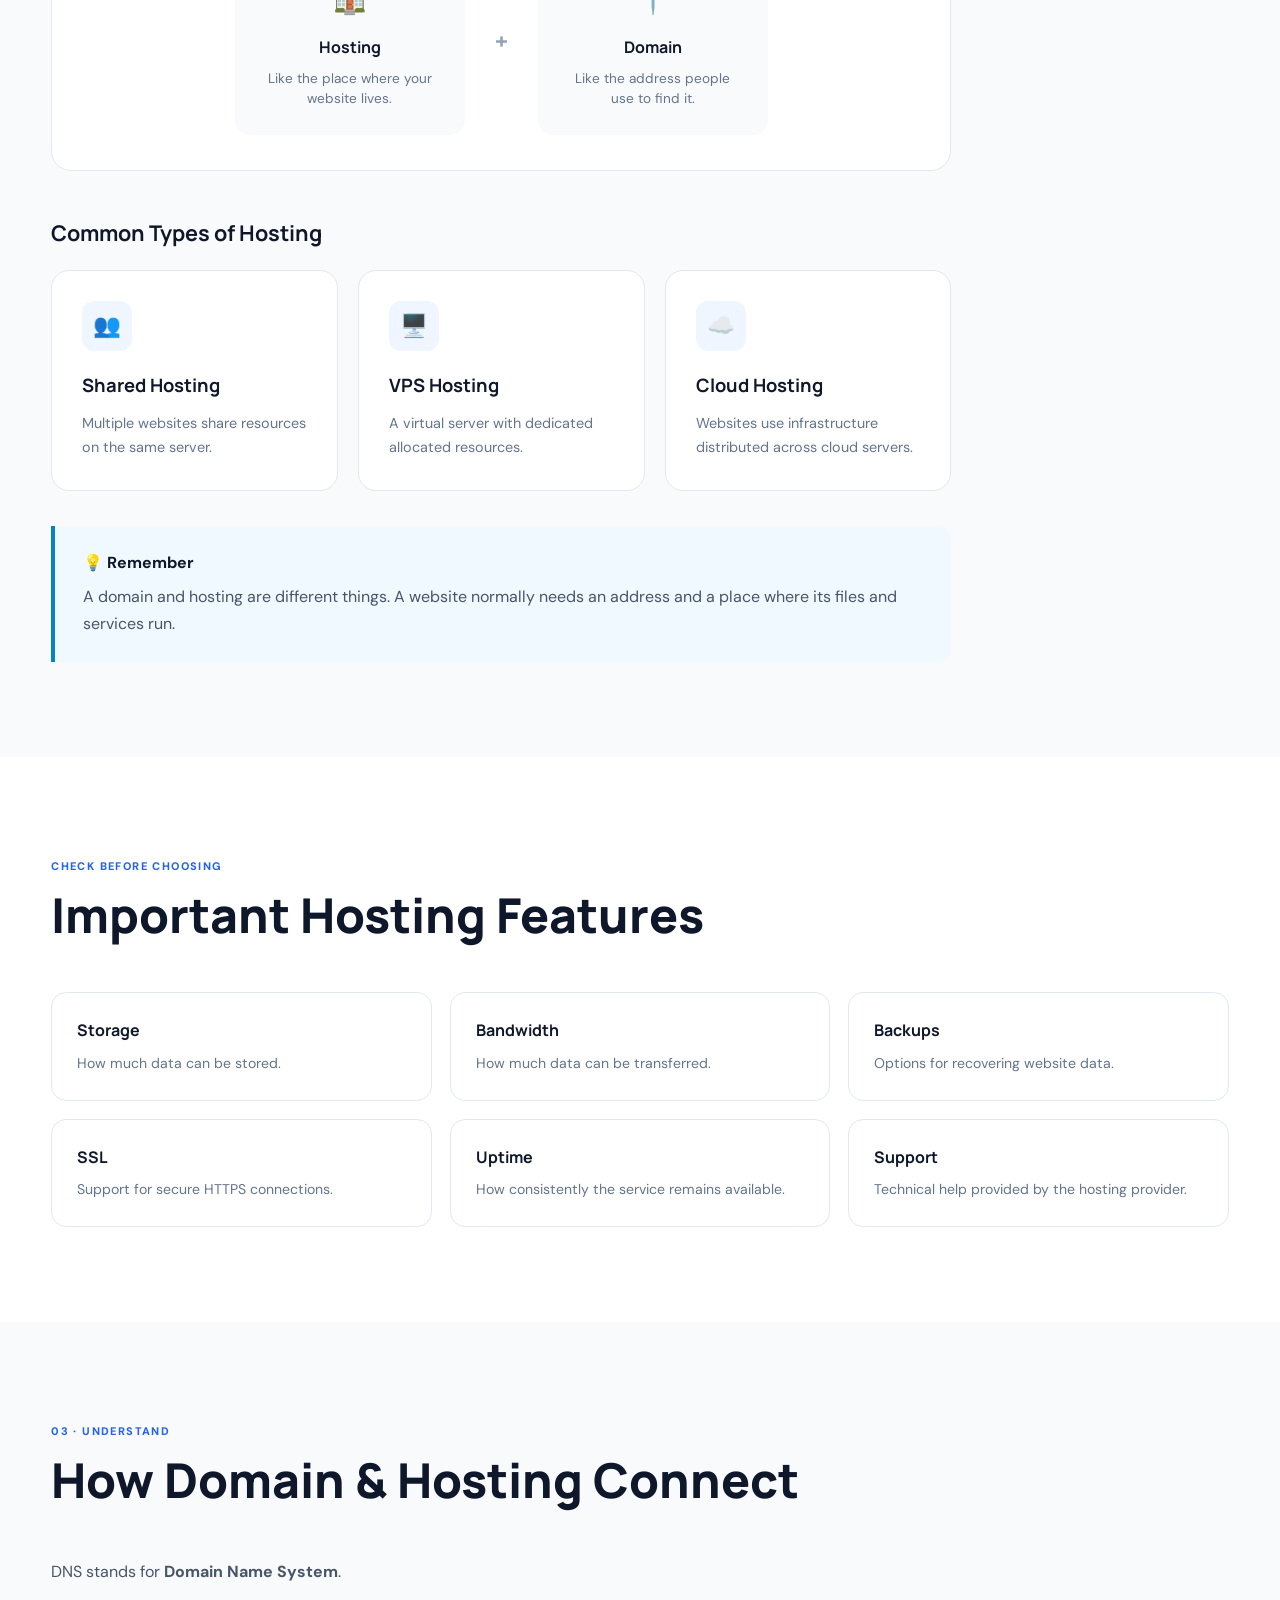
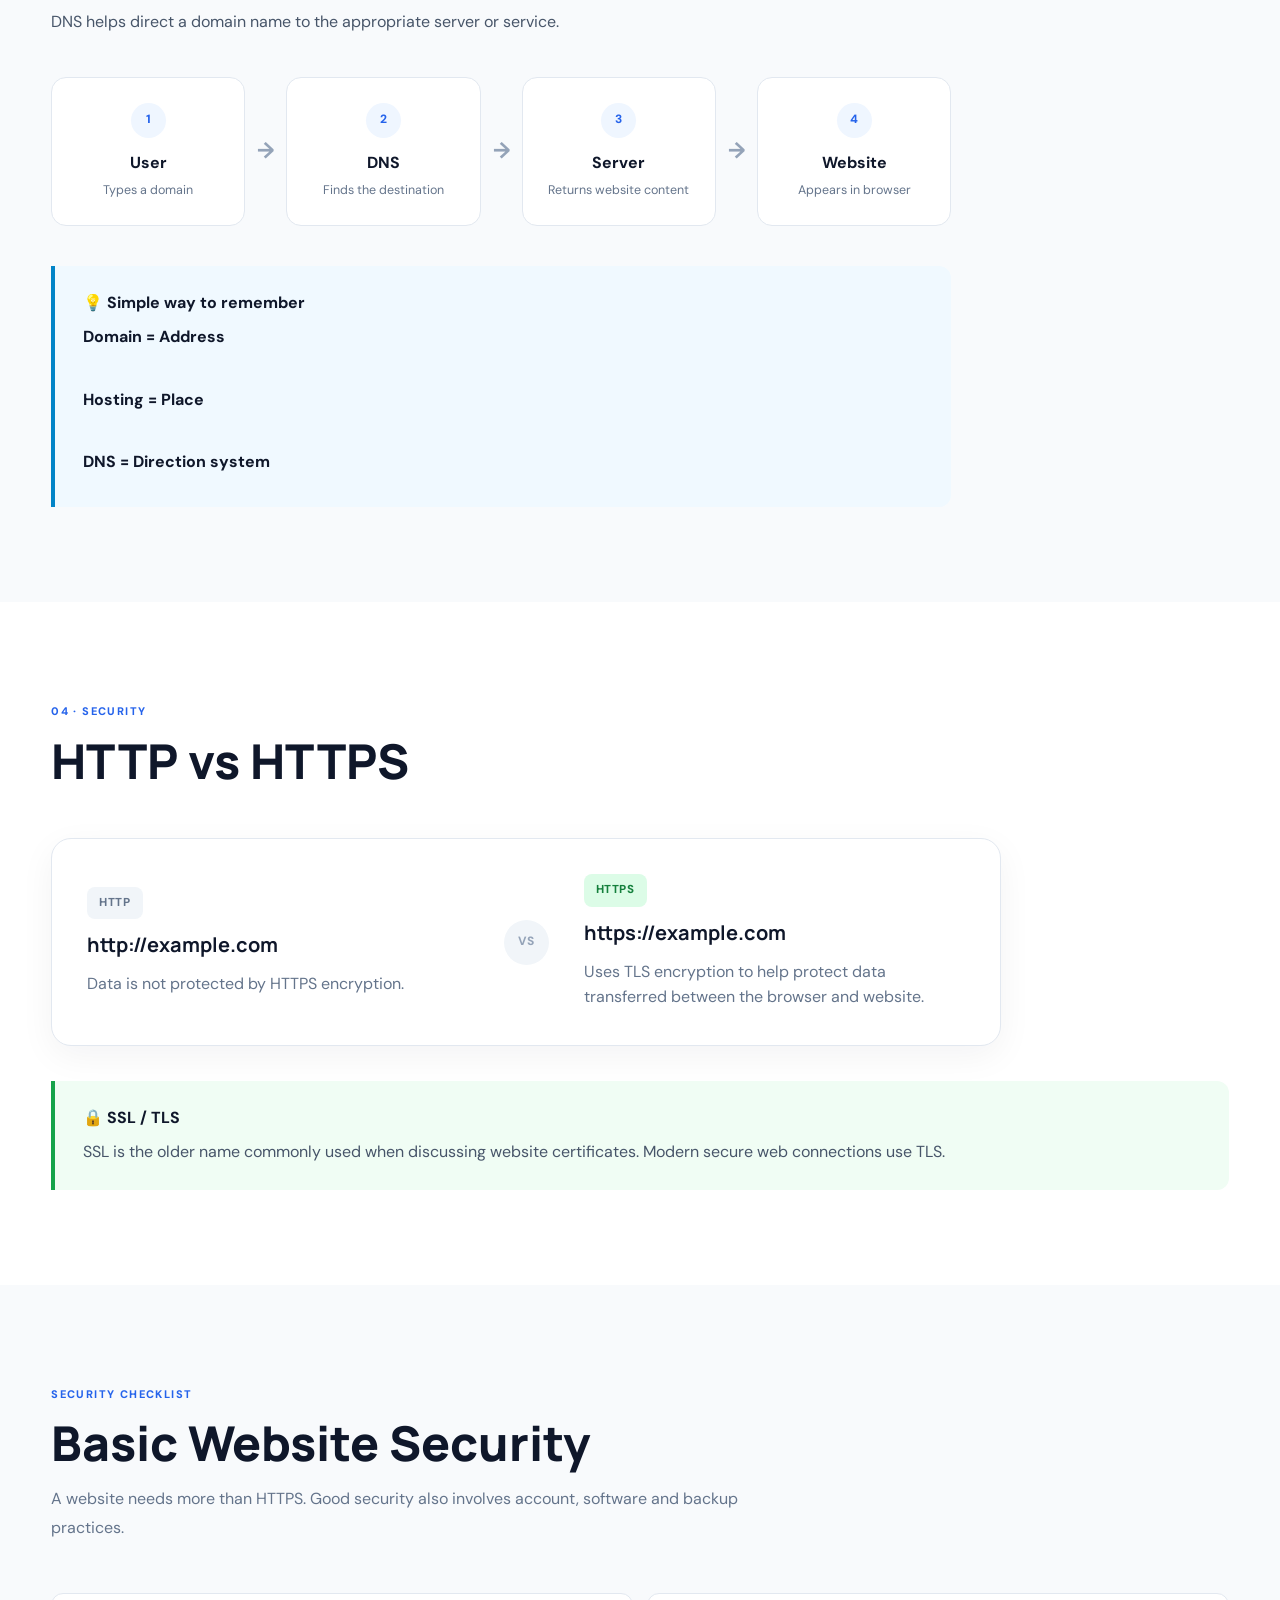
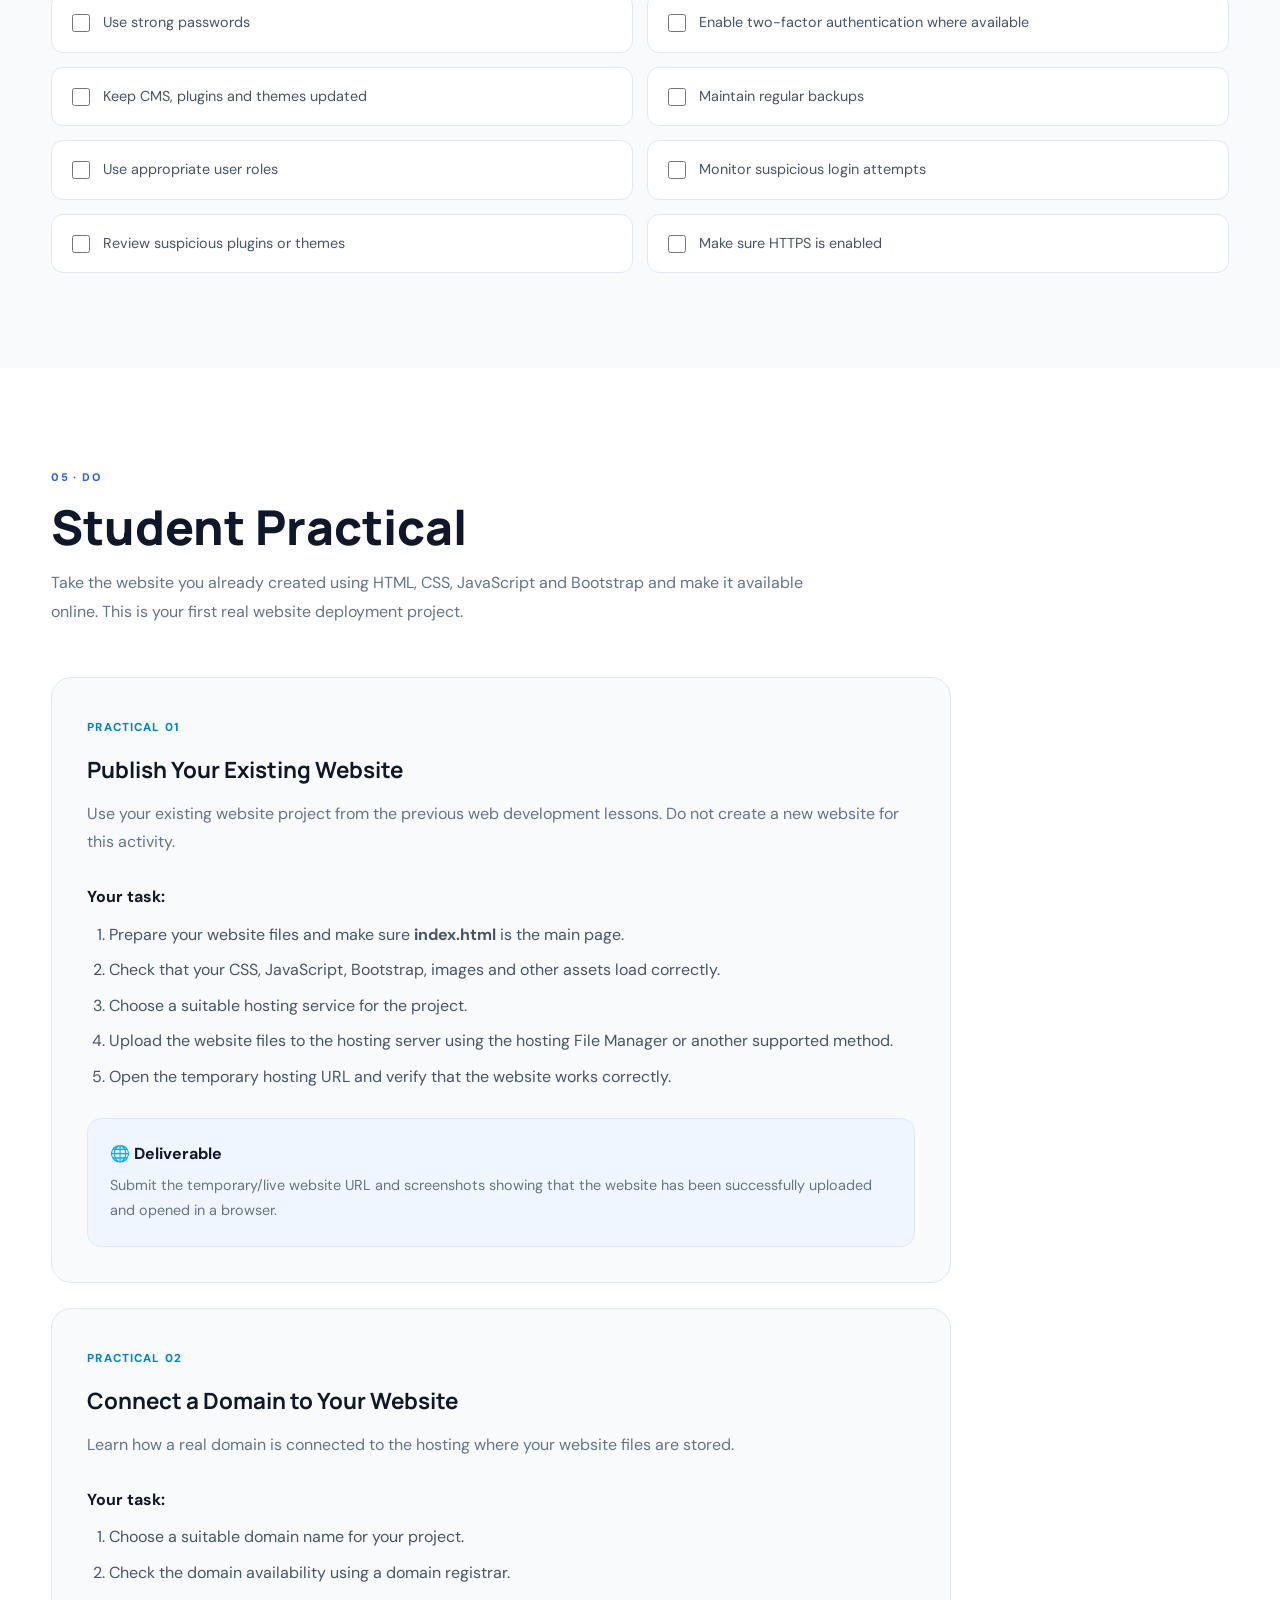
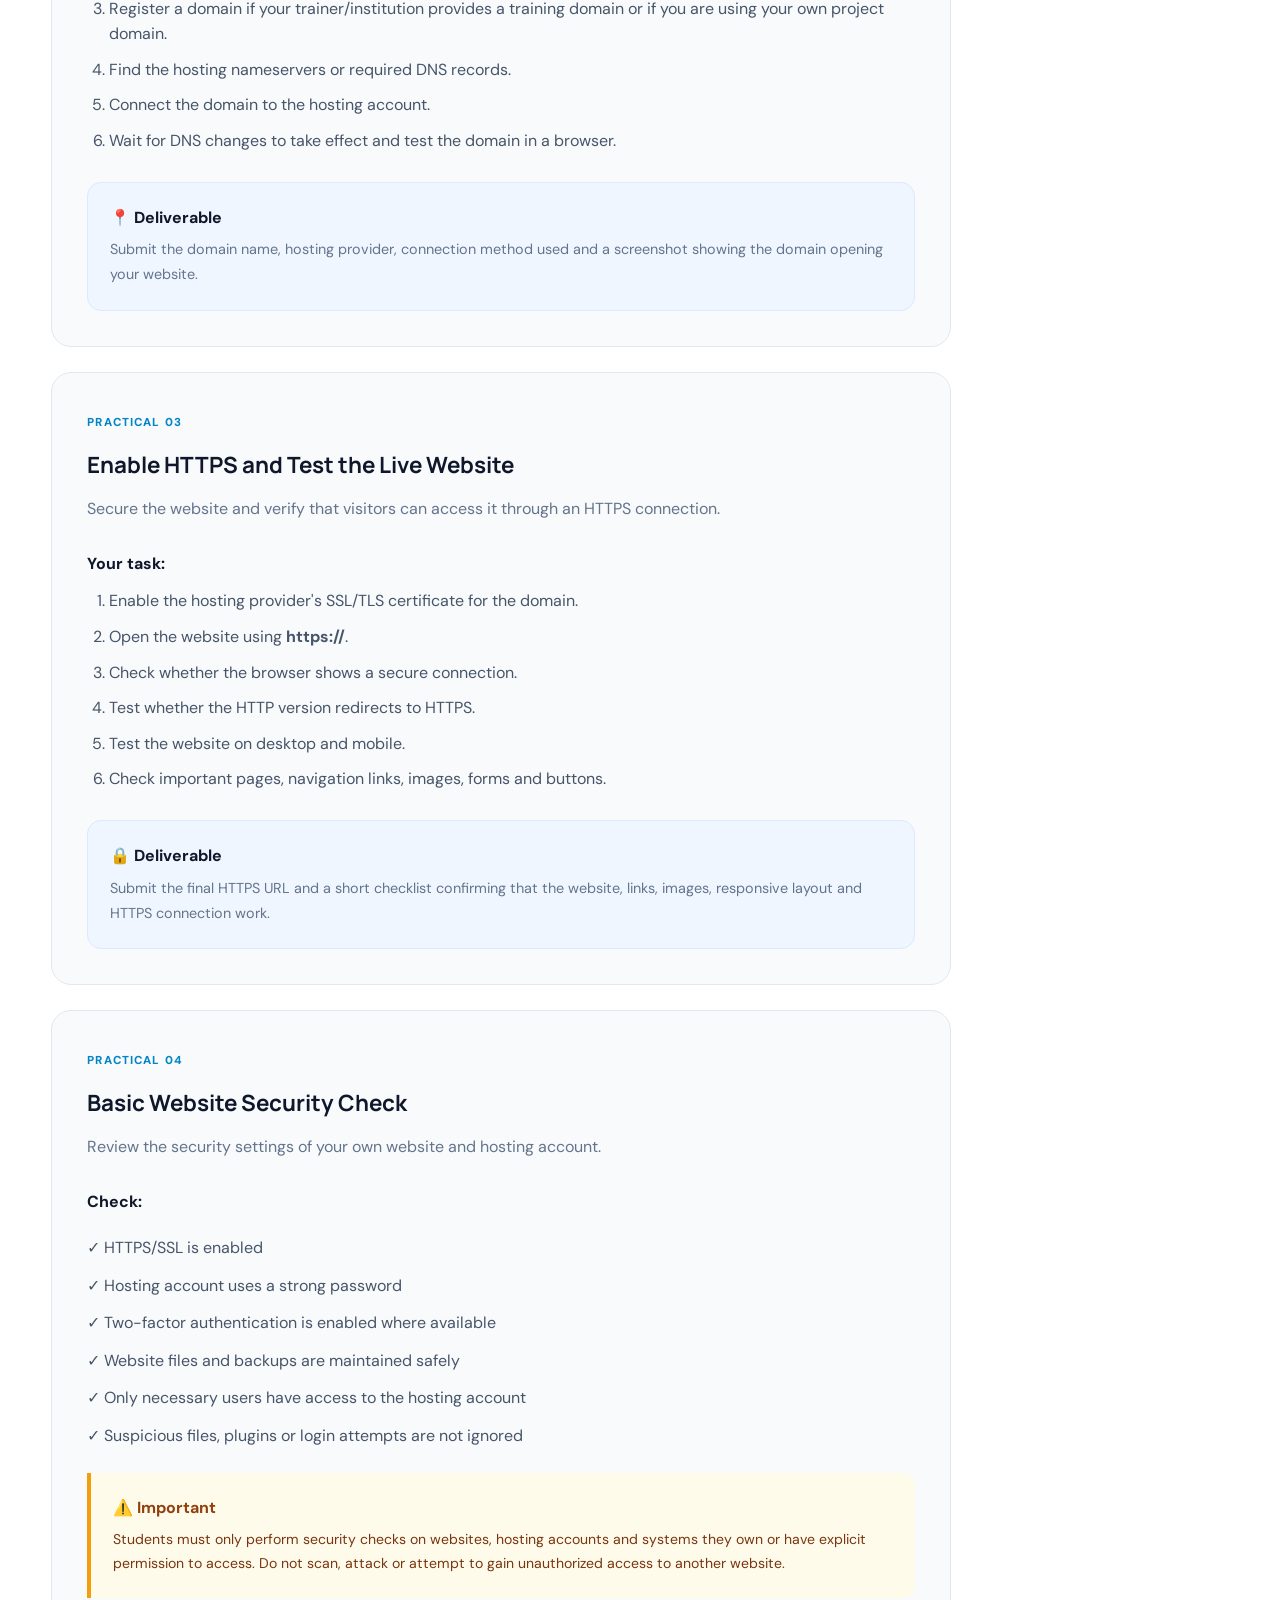
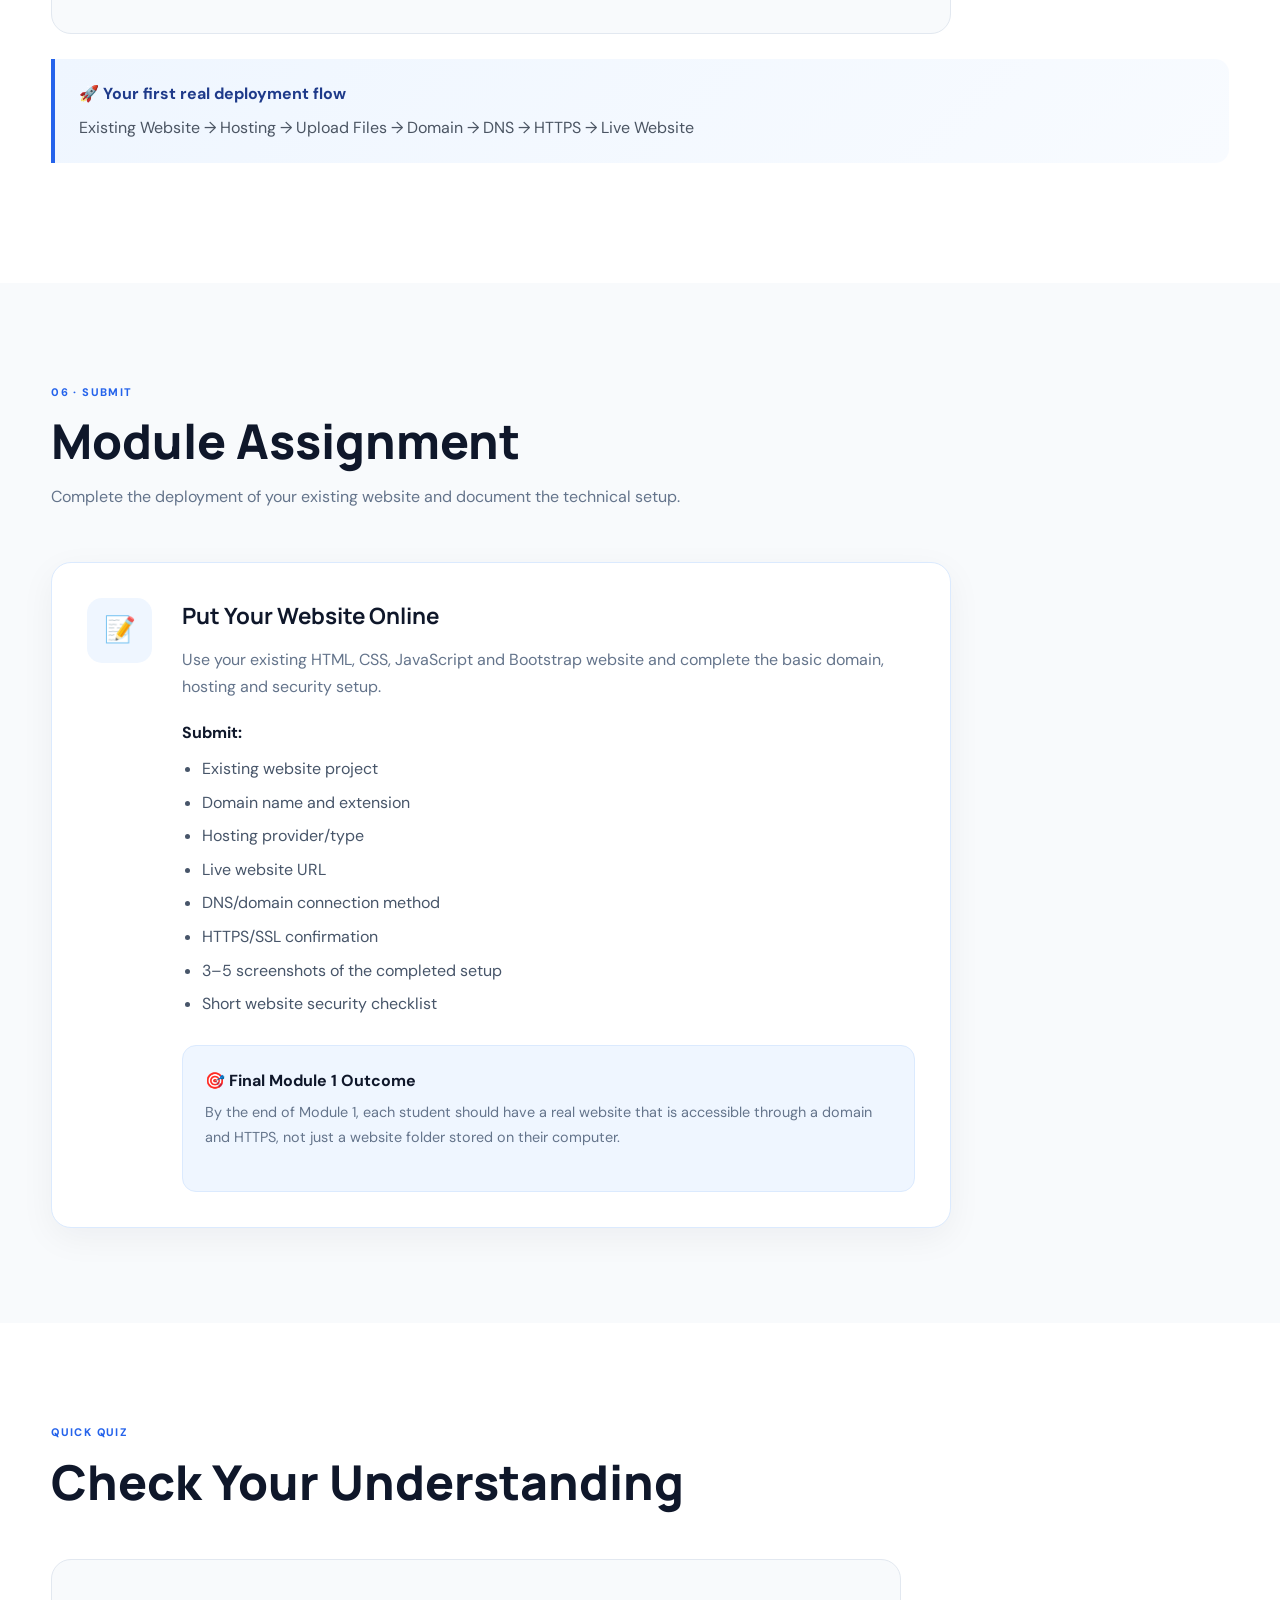
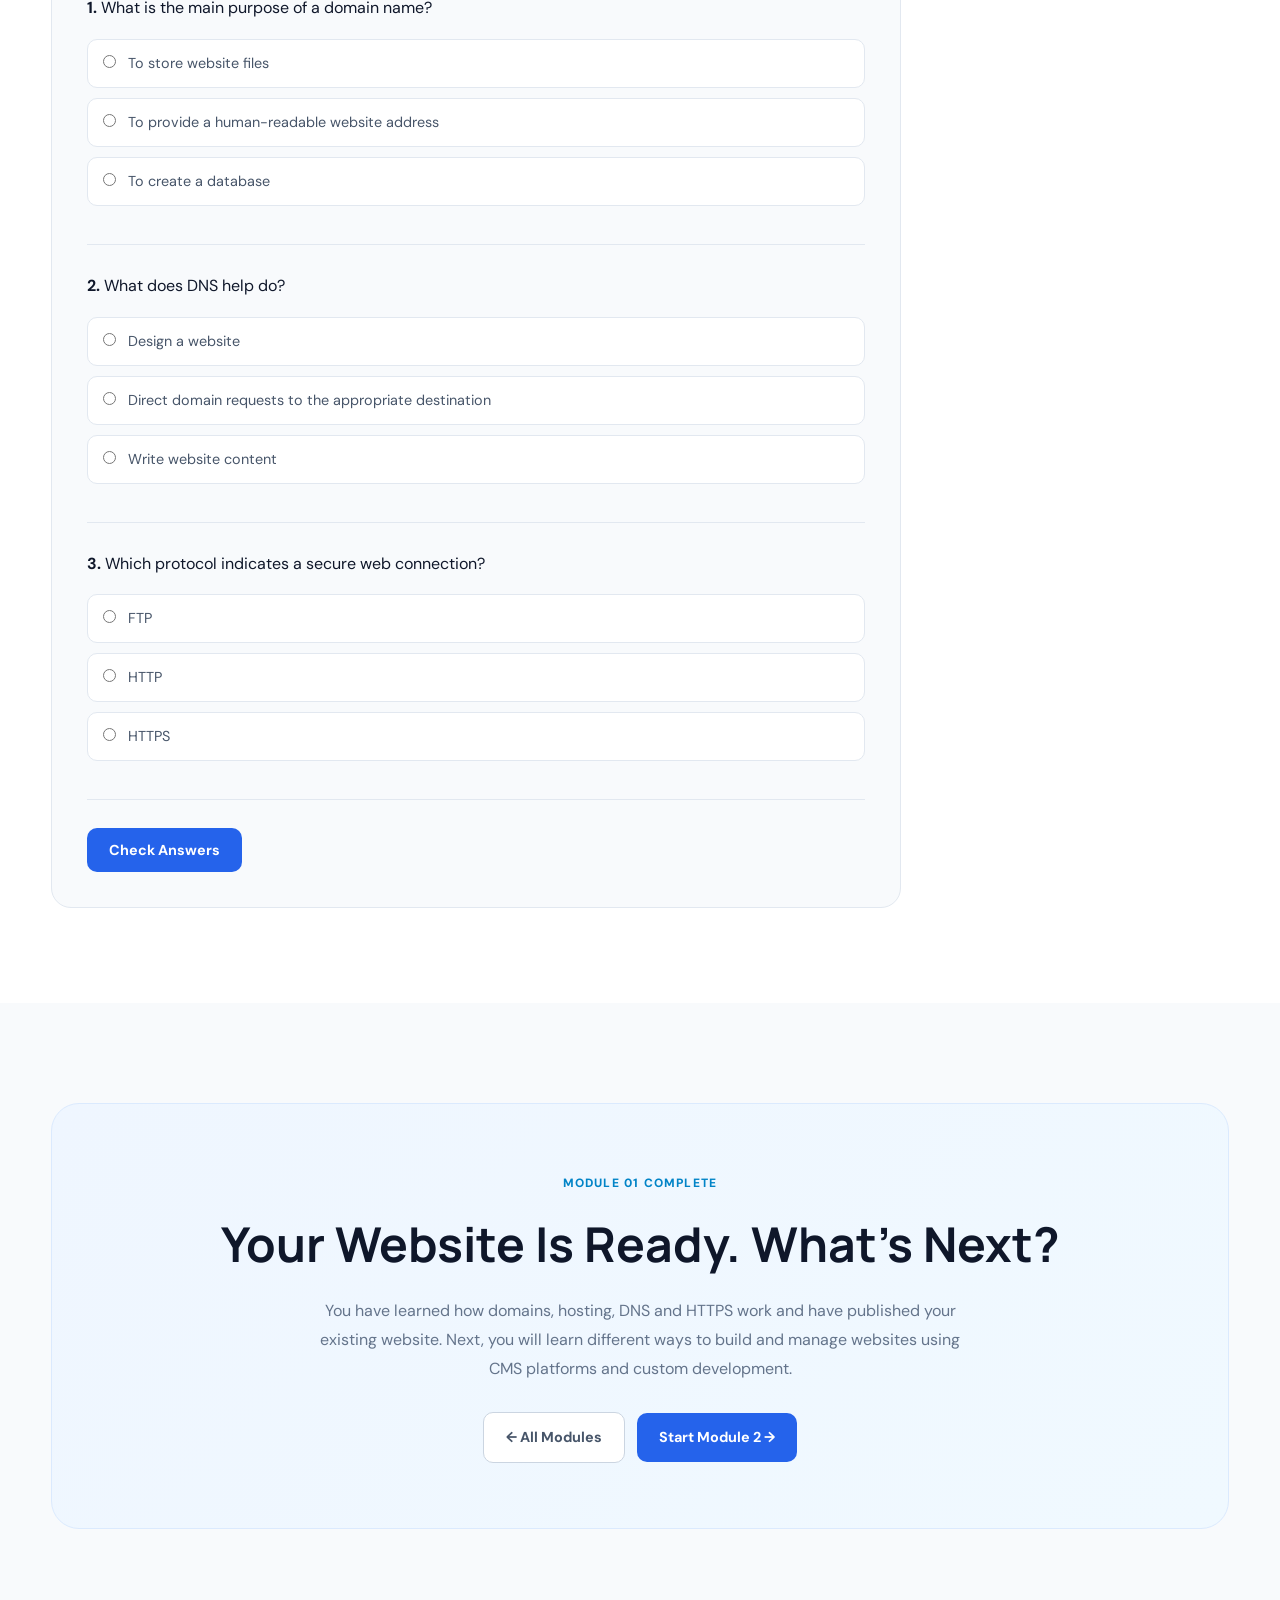
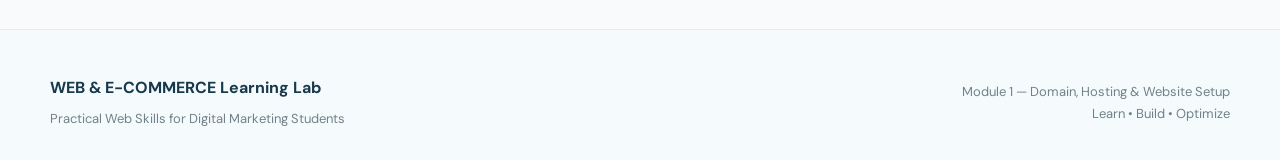
<file: module1.html>
<!DOCTYPE html>
<html lang="en">

<head>

    <meta charset="UTF-8">
    <meta name="viewport" content="width=device-width, initial-scale=1.0">

    <title>Module 1 | Domain, Hosting & Website Setup</title>

    <meta name="description"
        content="Learn domain names, hosting, DNS, SSL, website setup and basic website security through practical examples and activities.">

    <link rel="preconnect" href="https://fonts.googleapis.com">
    <link rel="preconnect" href="https://fonts.gstatic.com" crossorigin>

    <link
        href="https://fonts.googleapis.com/css2?family=DM+Sans:wght@400;500;600;700&family=Manrope:wght@500;600;700;800&display=swap"
        rel="stylesheet">

    <link rel="stylesheet" href="mystyle.css">
    
    <style>

/* ==========================================
   NAVBAR
========================================== */

.site-header {
    position: sticky;
    top: 0;
    z-index: 1000;
    width: 100%;
    background: rgba(255, 255, 255, 0.96);
    border-bottom: 1px solid #e4f0f4;
    backdrop-filter: blur(12px);
}

.nav-container {
    max-width: 1180px;
    margin: 0 auto;
    padding: 0 20px;
    min-height: 74px;

    display: flex;
    align-items: center;
    justify-content: space-between;
}

/* LOGO */

.logo {
    text-decoration: none;
    color: #123044;

    display: flex;
    flex-direction: column;
    line-height: 1.1;
}

.logo-main {
    font-size: 17px;
    font-weight: 700;
    letter-spacing: 0.4px;
}

.logo-sub {
    margin-top: 5px;
    color: #0099cc;
    font-size: 11px;
    font-weight: 600;
    letter-spacing: 1.2px;
    text-transform: uppercase;
}

/* NAVIGATION */

.main-nav {
    display: flex;
    align-items: center;
    gap: 6px;
}

.main-nav a {
    position: relative;

    display: inline-flex;
    align-items: center;

    padding: 10px 13px;

    color: #526773;
    text-decoration: none;

    font-size: 14px;
    font-weight: 600;

    border-radius: 7px;

    transition:
        color 0.2s ease,
        background 0.2s ease;
}

.main-nav a:hover {
    color: #0099cc;
    background: #f0f9fc;
}

.main-nav a.active {
    color: #0099cc;
    background: #eaf8fd;
}

/* MOBILE MENU BUTTON */

.menu-toggle {
    display: none;

    width: 42px;
    height: 42px;

    border: 1px solid #d9eaf0;
    border-radius: 8px;

    background: #ffffff;
    color: #17394b;

    font-size: 22px;

    cursor: pointer;
}

.menu-toggle:hover {
    background: #f0f9fc;
    color: #0099cc;
}


/* ==========================================
   FOOTER
========================================== */

footer {
    background: #f5fbfd;
    border-top: 1px solid #dcecf2;
    padding: 45px 20px 30px;
}

.footer-container {
    max-width: 1180px;
    margin: 0 auto;

    display: flex;
    align-items: center;
    justify-content: space-between;

    gap: 30px;
}

.footer-container strong {
    display: block;
    color: #17394b;

    font-size: 16px;
    font-weight: 700;

    margin-bottom: 8px;
}

.footer-container p {
    margin: 0;

    color: #70818a;

    font-size: 13px;
    line-height: 1.7;
}

.footer-container > div:last-child {
    text-align: right;
}


/* ==========================================
   RESPONSIVE
========================================== */

@media (max-width: 900px) {

    .main-nav {
        position: absolute;

        top: 74px;
        left: 0;
        right: 0;

        display: none;

        flex-direction: column;
        align-items: stretch;

        padding: 15px 20px 20px;

        background: #ffffff;

        border-bottom: 1px solid #e4f0f4;

        box-shadow: 0 8px 20px rgba(25, 70, 90, 0.06);
    }

    .main-nav.active {
        display: flex;
    }

    .main-nav a {
        width: 100%;
        padding: 13px 15px;
    }

    .menu-toggle {
        display: flex;
        align-items: center;
        justify-content: center;
    }

    .footer-container {
        flex-direction: column;
        align-items: flex-start;
    }

    .footer-container > div:last-child {
        text-align: left;
    }
}

@media (max-width: 500px) {

    .nav-container {
        min-height: 68px;
        padding: 0 15px;
    }

    .main-nav {
        top: 68px;
    }

    .logo-main {
        font-size: 15px;
    }

    .logo-sub {
        font-size: 10px;
    }

    footer {
        padding: 35px 18px 25px;
    }
}

</style>

</head>


<body>


    <!-- =========================
         HEADER
    ========================== -->

    <header class="site-header">

        <div class="container nav-container">

            <a href="index.html" class="logo">

                <span class="logo-main">
                    WEB & E-COMMERCE
                </span>

                <span class="logo-sub">
                    Learning Lab
                </span>

            </a>


            <button class="menu-toggle"
                id="menuToggle"
                aria-label="Open Menu">

                ☰

            </button>


            <nav class="main-nav" id="mainNav">

                <a href="index.html">
                    Home
                </a>

                <a href="index.html#modules" class="active">
                    Modules
                </a>

                <a href="index.html#how-it-works">
                    How It Works
                </a>

                <a href="index.html#capstone">
                    Capstone
                </a>

                <a href="index.html#resources">
                    Resources
                </a>

            </nav>

        </div>

    </header>



    <!-- =========================
         MODULE HERO
    ========================== -->

    <main>

        <section class="module-hero">

            <div class="container">

             <a href="index.html#modules" class="back-link">

                ← Back to Modules

            </a>


                <span class="module-hero-number">
                    MODULE 01
                </span>


                <h1>
                    Domain, Hosting &
                    Website Setup
                </h1>


                <p>
                    Understand how websites get their identity,
                    where they live, how domains connect to hosting,
                    and how HTTPS and basic security protect a website.
                </p>


                <div class="module-meta">

                    <span>
                        🎯 Foundation
                    </span>

                    <span>
                        🛠️ Practical
                    </span>

                    <span>
                        📚 Beginner Friendly
                    </span>

                </div>

            </div>

        </section>



        <!-- =========================
             LEARNING OBJECTIVES
        ========================== -->

        <section class="lesson-section">

            <div class="container">

                <div class="lesson-heading">

                    <span class="section-label">
                        WHAT YOU WILL LEARN
                    </span>

                    <h2>
                        By the end of this module
                    </h2>

                </div>


                <div class="objective-grid">

                    <div class="objective-card">

                        <span>01</span>

                        <p>
                            Explain what a domain name,
                            URL and domain extension are.
                        </p>

                    </div>


                    <div class="objective-card">

                        <span>02</span>

                        <p>
                            Understand different types
                            of web hosting.
                        </p>

                    </div>


                    <div class="objective-card">

                        <span>03</span>

                        <p>
                            Explain how a domain connects
                            to website hosting using DNS.
                        </p>

                    </div>


                    <div class="objective-card">

                        <span>04</span>

                        <p>
                            Publish a website using hosting, connect a
                            domain, enable HTTPS and apply basic security.
                        </p>

                    </div>

                </div>

            </div>

        </section>



        <!-- =========================
             PART 1
             DOMAIN
        ========================== -->

        <section class="lesson-section lesson-light">

            <div class="container">

                <div class="lesson-heading">

                    <span class="section-label">
                        01 · LEARN
                    </span>

                    <h2>
                        What is a Domain Name?
                    </h2>

                </div>


                <div class="lesson-content">

                    <p>
                        A <strong>domain name</strong> is the human-readable
                        address people use to visit a website.
                    </p>


                    <div class="concept-box">

                        <div class="concept-icon">
                            🌐
                        </div>

                        <div>

                            <h3>
                                Example
                            </h3>

                            <p>
                                <strong>google.com</strong> is a domain name.
                            </p>

                            <p>
                                Instead of remembering a numerical
                                IP address, users can type a simple
                                domain name into their browser.
                            </p>

                        </div>

                    </div>


                    <h3>
                        Domain Structure
                    </h3>


                    <div class="domain-example">

                        <span class="domain-part">
                            www
                        </span>

                        <span class="dot">
                            .
                        </span>

                        <span class="domain-part main-part">
                            example
                        </span>

                        <span class="dot">
                            .
                        </span>

                        <span class="domain-part extension">
                            com
                        </span>

                    </div>


                    <div class="domain-explanation">

                        <div>

                            <strong>
                                www
                            </strong>

                            <p>
                                Subdomain / host name
                            </p>

                        </div>


                        <div>

                            <strong>
                                example
                            </strong>

                            <p>
                                Main domain name
                            </p>

                        </div>


                        <div>

                            <strong>
                                .com
                            </strong>

                            <p>
                                Domain extension
                            </p>

                        </div>

                    </div>


                    <h3>
                        Common Domain Extensions
                    </h3>


                    <div class="extension-grid">

                        <div>
                            <strong>.com</strong>
                            <span>Commercial</span>
                        </div>

                        <div>
                            <strong>.in</strong>
                            <span>India</span>
                        </div>

                        <div>
                            <strong>.org</strong>
                            <span>Organization</span>
                        </div>

                        <div>
                            <strong>.net</strong>
                            <span>Network</span>
                        </div>

                    </div>

                </div>

            </div>

        </section>



        <!-- =========================
             PART 2
             URL
        ========================== -->

        <section class="lesson-section">

            <div class="container">

                <div class="lesson-heading">

                    <span class="section-label">
                        UNDERSTAND
                    </span>

                    <h2>
                        Domain vs URL
                    </h2>

                </div>


                <div class="comparison-card">

                    <div>

                        <span class="comparison-label">
                            DOMAIN
                        </span>

                        <h3>
                            example.com
                        </h3>

                        <p>
                            The main website address.
                        </p>

                    </div>


                    <div class="comparison-divider">
                        VS
                    </div>


                    <div>

                        <span class="comparison-label">
                            URL
                        </span>

                        <h3>
                            https://example.com/about
                        </h3>

                        <p>
                            The complete web address of
                            a specific resource or page.
                        </p>

                    </div>

                </div>

            </div>

        </section>



        <!-- =========================
             PART 3
             HOSTING
        ========================== -->

        <section class="lesson-section lesson-light">

            <div class="container">

                <div class="lesson-heading">

                    <span class="section-label">
                        02 · LEARN
                    </span>

                    <h2>
                        What is Web Hosting?
                    </h2>

                </div>


                <div class="lesson-content">

                    <p>
                        Web hosting is the service that provides
                        the server space and infrastructure needed
                        to make a website available on the internet.
                    </p>


                    <div class="analogy-box">

                        <div class="analogy-item">

                            <span>
                                🏠
                            </span>

                            <strong>
                                Hosting
                            </strong>

                            <p>
                                Like the place where your website lives.
                            </p>

                        </div>


                        <div class="analogy-arrow">
                            +
                        </div>


                        <div class="analogy-item">

                            <span>
                                📍
                            </span>

                            <strong>
                                Domain
                            </strong>

                            <p>
                                Like the address people use to find it.
                            </p>

                        </div>

                    </div>


                    <h3>
                        Common Types of Hosting
                    </h3>


                    <div class="hosting-grid">

                        <article>

                            <span class="hosting-icon">
                                👥
                            </span>

                            <h3>
                                Shared Hosting
                            </h3>

                            <p>
                                Multiple websites share resources
                                on the same server.
                            </p>

                        </article>


                        <article>

                            <span class="hosting-icon">
                                🖥️
                            </span>

                            <h3>
                                VPS Hosting
                            </h3>

                            <p>
                                A virtual server with dedicated
                                allocated resources.
                            </p>

                        </article>


                        <article>

                            <span class="hosting-icon">
                                ☁️
                            </span>

                            <h3>
                                Cloud Hosting
                            </h3>

                            <p>
                                Websites use infrastructure
                                distributed across cloud servers.
                            </p>

                        </article>

                    </div>


                    <div class="info-box">

                        <strong>
                            💡 Remember
                        </strong>

                        <p>
                            A domain and hosting are different things.
                            A website normally needs an address
                            and a place where its files and services run.
                        </p>

                    </div>

                </div>

            </div>

        </section>



        <!-- =========================
             PART 4
             HOSTING FEATURES
        ========================== -->

        <section class="lesson-section">

            <div class="container">

                <div class="lesson-heading">

                    <span class="section-label">
                        CHECK BEFORE CHOOSING
                    </span>

                    <h2>
                        Important Hosting Features
                    </h2>

                </div>


                <div class="feature-grid">

                    <div class="feature-card">
                        <strong>Storage</strong>
                        <p>
                            How much data can be stored.
                        </p>
                    </div>

                    <div class="feature-card">
                        <strong>Bandwidth</strong>
                        <p>
                            How much data can be transferred.
                        </p>
                    </div>

                    <div class="feature-card">
                        <strong>Backups</strong>
                        <p>
                            Options for recovering website data.
                        </p>
                    </div>

                    <div class="feature-card">
                        <strong>SSL</strong>
                        <p>
                            Support for secure HTTPS connections.
                        </p>
                    </div>

                    <div class="feature-card">
                        <strong>Uptime</strong>
                        <p>
                            How consistently the service remains available.
                        </p>
                    </div>

                    <div class="feature-card">
                        <strong>Support</strong>
                        <p>
                            Technical help provided by the hosting provider.
                        </p>
                    </div>

                </div>

            </div>

        </section>



        <!-- =========================
             PART 5
             DNS
        ========================== -->

        <section class="lesson-section lesson-light">

            <div class="container">

                <div class="lesson-heading">

                    <span class="section-label">
                        03 · UNDERSTAND
                    </span>

                    <h2>
                        How Domain & Hosting Connect
                    </h2>

                </div>


                <div class="lesson-content">

                    <p>
                        DNS stands for
                        <strong>Domain Name System</strong>.
                    </p>

                    <p>
                        DNS helps direct a domain name to the
                        appropriate server or service.
                    </p>


                    <div class="dns-flow">

                        <div class="dns-step">

                            <span>1</span>

                            <strong>
                                User
                            </strong>

                            <p>
                                Types a domain
                            </p>

                        </div>


                        <div class="dns-arrow">
                            →
                        </div>


                        <div class="dns-step">

                            <span>2</span>

                            <strong>
                                DNS
                            </strong>

                            <p>
                                Finds the destination
                            </p>

                        </div>


                        <div class="dns-arrow">
                            →
                        </div>


                        <div class="dns-step">

                            <span>3</span>

                            <strong>
                                Server
                            </strong>

                            <p>
                                Returns website content
                            </p>

                        </div>


                        <div class="dns-arrow">
                            →
                        </div>


                        <div class="dns-step">

                            <span>4</span>

                            <strong>
                                Website
                            </strong>

                            <p>
                                Appears in browser
                            </p>

                        </div>

                    </div>


                    <div class="info-box">

                        <strong>
                            💡 Simple way to remember
                        </strong>

                        <p>
                            <strong>Domain = Address</strong><br>
                            <strong>Hosting = Place</strong><br>
                            <strong>DNS = Direction system</strong>
                        </p>

                    </div>

                </div>

            </div>

        </section>



        <!-- =========================
             PART 6
             SSL
        ========================== -->

        <section class="lesson-section">

            <div class="container">

                <div class="lesson-heading">

                    <span class="section-label">
                        04 · SECURITY
                    </span>

                    <h2>
                        HTTP vs HTTPS
                    </h2>

                </div>


                <div class="comparison-card security-comparison">

                    <div>

                        <span class="security-status http">
                            HTTP
                        </span>

                        <h3>
                            http://example.com
                        </h3>

                        <p>
                            Data is not protected by
                            HTTPS encryption.
                        </p>

                    </div>


                    <div class="comparison-divider">
                        VS
                    </div>


                    <div>

                        <span class="security-status https">
                            HTTPS
                        </span>

                        <h3>
                            https://example.com
                        </h3>

                        <p>
                            Uses TLS encryption to help protect
                            data transferred between the browser
                            and website.
                        </p>

                    </div>

                </div>


                <div class="info-box success-box">

                    <strong>
                        🔒 SSL / TLS
                    </strong>

                    <p>
                        SSL is the older name commonly used when
                        discussing website certificates. Modern
                        secure web connections use TLS.
                    </p>

                </div>

            </div>

        </section>



        <!-- =========================
             SECURITY CHECKLIST
        ========================== -->

        <section class="lesson-section lesson-light">

            <div class="container">

                <div class="lesson-heading">

                    <span class="section-label">
                        SECURITY CHECKLIST
                    </span>

                    <h2>
                        Basic Website Security
                    </h2>

                    <p>
                        A website needs more than HTTPS.
                        Good security also involves account,
                        software and backup practices.
                    </p>

                </div>


                <div class="security-grid">

                    <label class="security-item">

                        <input type="checkbox">

                        <span>
                            Use strong passwords
                        </span>

                    </label>


                    <label class="security-item">

                        <input type="checkbox">

                        <span>
                            Enable two-factor authentication
                            where available
                        </span>

                    </label>


                    <label class="security-item">

                        <input type="checkbox">

                        <span>
                            Keep CMS, plugins and themes updated
                        </span>

                    </label>


                    <label class="security-item">

                        <input type="checkbox">

                        <span>
                            Maintain regular backups
                        </span>

                    </label>


                    <label class="security-item">

                        <input type="checkbox">

                        <span>
                            Use appropriate user roles
                        </span>

                    </label>


                    <label class="security-item">

                        <input type="checkbox">

                        <span>
                            Monitor suspicious login attempts
                        </span>

                    </label>


                    <label class="security-item">

                        <input type="checkbox">

                        <span>
                            Review suspicious plugins or themes
                        </span>

                    </label>


                    <label class="security-item">

                        <input type="checkbox">

                        <span>
                            Make sure HTTPS is enabled
                        </span>

                    </label>

                </div>

            </div>

        </section>



        <!-- =========================
             PRACTICAL
        ========================== -->

        <section class="lesson-section practical-section">

            <div class="container">

                <div class="lesson-heading">

                    <span class="section-label">
                        05 · DO
                    </span>

                    <h2>
                        Student Practical
                    </h2>

                    <p>
                        Take the website you already created using HTML, CSS,
                        JavaScript and Bootstrap and make it available online.
                        This is your first real website deployment project.
                    </p>

                </div>


                <!-- PRACTICAL 01 -->

                <div class="practical-card">

                    <div class="practical-number">
                        PRACTICAL 01
                    </div>

                    <h3>
                        Publish Your Existing Website
                    </h3>

                    <p>
                        Use your existing website project from the previous
                        web development lessons. Do not create a new website
                        for this activity.
                    </p>

                    <h4>
                        Your task:
                    </h4>

                    <ol>

                        <li>
                            Prepare your website files and make sure
                            <strong>index.html</strong> is the main page.
                        </li>

                        <li>
                            Check that your CSS, JavaScript, Bootstrap,
                            images and other assets load correctly.
                        </li>

                        <li>
                            Choose a suitable hosting service for the project.
                        </li>

                        <li>
                            Upload the website files to the hosting server
                            using the hosting File Manager or another
                            supported method.
                        </li>

                        <li>
                            Open the temporary hosting URL and verify that
                            the website works correctly.
                        </li>

                    </ol>

                    <div class="deliverable-box">

                        <strong>
                            🌐 Deliverable
                        </strong>

                        <p>
                            Submit the temporary/live website URL and
                            screenshots showing that the website has been
                            successfully uploaded and opened in a browser.
                        </p>

                    </div>

                </div>


                <!-- PRACTICAL 02 -->

                <div class="practical-card">

                    <div class="practical-number">
                        PRACTICAL 02
                    </div>

                    <h3>
                        Connect a Domain to Your Website
                    </h3>

                    <p>
                        Learn how a real domain is connected to the hosting
                        where your website files are stored.
                    </p>

                    <h4>
                        Your task:
                    </h4>

                    <ol>

                        <li>
                            Choose a suitable domain name for your project.
                        </li>

                        <li>
                            Check the domain availability using a domain
                            registrar.
                        </li>

                        <li>
                            Register a domain if your trainer/institution
                            provides a training domain or if you are using
                            your own project domain.
                        </li>

                        <li>
                            Find the hosting nameservers or required DNS
                            records.
                        </li>

                        <li>
                            Connect the domain to the hosting account.
                        </li>

                        <li>
                            Wait for DNS changes to take effect and test
                            the domain in a browser.
                        </li>

                    </ol>

                    <div class="deliverable-box">

                        <strong>
                            📍 Deliverable
                        </strong>

                        <p>
                            Submit the domain name, hosting provider,
                            connection method used and a screenshot showing
                            the domain opening your website.
                        </p>

                    </div>

                </div>


                <!-- PRACTICAL 03 -->

                <div class="practical-card">

                    <div class="practical-number">
                        PRACTICAL 03
                    </div>

                    <h3>
                        Enable HTTPS and Test the Live Website
                    </h3>

                    <p>
                        Secure the website and verify that visitors can access
                        it through an HTTPS connection.
                    </p>

                    <h4>
                        Your task:
                    </h4>

                    <ol>

                        <li>
                            Enable the hosting provider's SSL/TLS certificate
                            for the domain.
                        </li>

                        <li>
                            Open the website using
                            <strong>https://</strong>.
                        </li>

                        <li>
                            Check whether the browser shows a secure
                            connection.
                        </li>

                        <li>
                            Test whether the HTTP version redirects to HTTPS.
                        </li>

                        <li>
                            Test the website on desktop and mobile.
                        </li>

                        <li>
                            Check important pages, navigation links,
                            images, forms and buttons.
                        </li>

                    </ol>

                    <div class="deliverable-box">

                        <strong>
                            🔒 Deliverable
                        </strong>

                        <p>
                            Submit the final HTTPS URL and a short checklist
                            confirming that the website, links, images,
                            responsive layout and HTTPS connection work.
                        </p>

                    </div>

                </div>


                <!-- PRACTICAL 04 -->

                <div class="practical-card">

                    <div class="practical-number">
                        PRACTICAL 04
                    </div>

                    <h3>
                        Basic Website Security Check
                    </h3>

                    <p>
                        Review the security settings of your own website and
                        hosting account.
                    </p>

                    <h4>
                        Check:
                    </h4>

                    <ul class="check-list">

                        <li>
                            ✓ HTTPS/SSL is enabled
                        </li>

                        <li>
                            ✓ Hosting account uses a strong password
                        </li>

                        <li>
                            ✓ Two-factor authentication is enabled where available
                        </li>

                        <li>
                            ✓ Website files and backups are maintained safely
                        </li>

                        <li>
                            ✓ Only necessary users have access to the hosting account
                        </li>

                        <li>
                            ✓ Suspicious files, plugins or login attempts are not ignored
                        </li>

                    </ul>

                    <div class="warning-box">

                        <strong>
                            ⚠️ Important
                        </strong>

                        <p>
                            Students must only perform security checks on
                            websites, hosting accounts and systems they own
                            or have explicit permission to access. Do not
                            scan, attack or attempt to gain unauthorized access
                            to another website.
                        </p>

                    </div>

                </div>


                <!-- PRACTICAL FLOW -->

                <div class="module2-highlight">

                    <strong>
                        🚀 Your first real deployment flow
                    </strong>

                    <p>
                        Existing Website
                        → Hosting
                        → Upload Files
                        → Domain
                        → DNS
                        → HTTPS
                        → Live Website
                    </p>

                </div>

            </div>

        </section>



        <!-- =========================
             ASSIGNMENT
        ========================== -->

        <section class="lesson-section lesson-light">

            <div class="container">

                <div class="lesson-heading">

                    <span class="section-label">
                        06 · SUBMIT
                    </span>

                    <h2>
                        Module Assignment
                    </h2>

                    <p>
                        Complete the deployment of your existing website and
                        document the technical setup.
                    </p>

                </div>


                <div class="assignment-card">

                    <div class="assignment-icon">
                        📝
                    </div>

                    <div>

                        <h3>
                            Put Your Website Online
                        </h3>

                        <p>
                            Use your existing HTML, CSS, JavaScript and
                            Bootstrap website and complete the basic
                            domain, hosting and security setup.
                        </p>

                        <h4>
                            Submit:
                        </h4>

                        <ul>

                            <li>
                                Existing website project
                            </li>

                            <li>
                                Domain name and extension
                            </li>

                            <li>
                                Hosting provider/type
                            </li>

                            <li>
                                Live website URL
                            </li>

                            <li>
                                DNS/domain connection method
                            </li>

                            <li>
                                HTTPS/SSL confirmation
                            </li>

                            <li>
                                3–5 screenshots of the completed setup
                            </li>

                            <li>
                                Short website security checklist
                            </li>

                        </ul>

                        <div class="deliverable-box">

                            <strong>
                                🎯 Final Module 1 Outcome
                            </strong>

                            <p>
                                By the end of Module 1, each student should
                                have a real website that is accessible through
                                a domain and HTTPS, not just a website folder
                                stored on their computer.
                            </p>

                        </div>

                    </div>

                </div>

            </div>

        </section>



<!-- =========================
             QUICK QUIZ
        ========================== -->

        <section class="lesson-section quiz-section">

            <div class="container">

                <div class="lesson-heading">

                    <span class="section-label">
                        QUICK QUIZ
                    </span>

                    <h2>
                        Check Your Understanding
                    </h2>

                </div>


                <div class="quiz-card">

                    <div class="quiz-question">

                        <p>
                            <strong>
                                1.
                            </strong>

                            What is the main purpose of a domain name?
                        </p>

                        <label>
                            <input type="radio"
                                name="q1">
                            To store website files
                        </label>

                        <label>
                            <input type="radio"
                                name="q1">
                            To provide a human-readable website address
                        </label>

                        <label>
                            <input type="radio"
                                name="q1">
                            To create a database
                        </label>

                    </div>


                    <div class="quiz-question">

                        <p>
                            <strong>
                                2.
                            </strong>

                            What does DNS help do?
                        </p>

                        <label>
                            <input type="radio"
                                name="q2">
                            Design a website
                        </label>

                        <label>
                            <input type="radio"
                                name="q2">
                            Direct domain requests to the appropriate destination
                        </label>

                        <label>
                            <input type="radio"
                                name="q2">
                            Write website content
                        </label>

                    </div>


                    <div class="quiz-question">

                        <p>
                            <strong>
                                3.
                            </strong>

                            Which protocol indicates a secure web connection?
                        </p>

                        <label>
                            <input type="radio"
                                name="q3">
                            FTP
                        </label>

                        <label>
                            <input type="radio"
                                name="q3">
                            HTTP
                        </label>

                        <label>
                            <input type="radio"
                                name="q3">
                            HTTPS
                        </label>

                    </div>


                    <button class="quiz-button"
                        id="quizButton">

                        Check Answers

                    </button>


                    <div id="quizResult"
                        class="quiz-result">

                    </div>

                </div>

            </div>

        </section>



       <!-- =========================
     MODULE COMPLETE
========================== -->

<section class="module-complete">

    <div class="container">

        <div class="complete-box">

            <span>
                MODULE 01 COMPLETE
            </span>

            <h2>
                Your Website Is Ready. What's Next?
            </h2>

            <p>
                You have learned how domains, hosting, DNS and HTTPS
                work and have published your existing website.
                Next, you will learn different ways to build and
                manage websites using CMS platforms and custom development.
            </p>

            <div class="complete-buttons">

                <a href="index.html#modules"
                    class="secondary-btn">

                    ← All Modules

                </a>

                <a href="module-2.html"
                    class="primary-btn">

                    Start Module 2 →

                </a>

            </div>

        </div>

    </div>

</section>

    </main>



    <!-- =========================
         FOOTER
    ========================== -->


<footer>

    <div class="footer-container">

        <div>

            <strong>
                WEB & E-COMMERCE Learning Lab
            </strong>

            <p>
                Practical Web Skills for Digital Marketing Students
            </p>

        </div>


        <div>

            <p>
                Module 1 — Domain, Hosting & Website Setup
            </p>

            <p>
                Learn • Build • Optimize
            </p>

        </div>

    </div>

</footer>

    <script src="myscript.js"></script>


    <!-- =========================
         MODULE 1 QUIZ SCRIPT
    ========================== -->

    <script>

        const quizButton =
            document.getElementById("quizButton");

        const quizResult =
            document.getElementById("quizResult");


        if (quizButton) {

            quizButton.addEventListener("click", function () {

                let score = 0;


                const q1 =
                    document.querySelector(
                        'input[name="q1"]:checked'
                    );

                const q2 =
                    document.querySelector(
                        'input[name="q2"]:checked'
                    );

                const q3 =
                    document.querySelector(
                        'input[name="q3"]:checked'
                    );


                if (
                    q1 &&
                    q1.parentElement.textContent
                        .includes("human-readable")
                ) {
                    score++;
                }


                if (
                    q2 &&
                    q2.parentElement.textContent
                        .includes("Direct domain")
                ) {
                    score++;
                }


                if (
                    q3 &&
                    q3.parentElement.textContent
                        .includes("HTTPS")
                ) {
                    score++;
                }


                quizResult.style.display = "block";


                if (score === 3) {

                    quizResult.innerHTML =
                        "🎉 Excellent! You got 3/3 correct.";

                }

                else if (score === 2) {

                    quizResult.innerHTML =
                        "👍 Good job! You got 2/3 correct. Review the module once more.";

                }

                else {

                    quizResult.innerHTML =
                        "📚 You got " +
                        score +
                        "/3. Review the lesson and try again.";

                }

            });

        }

    </script>


</body>

</html>
</file>
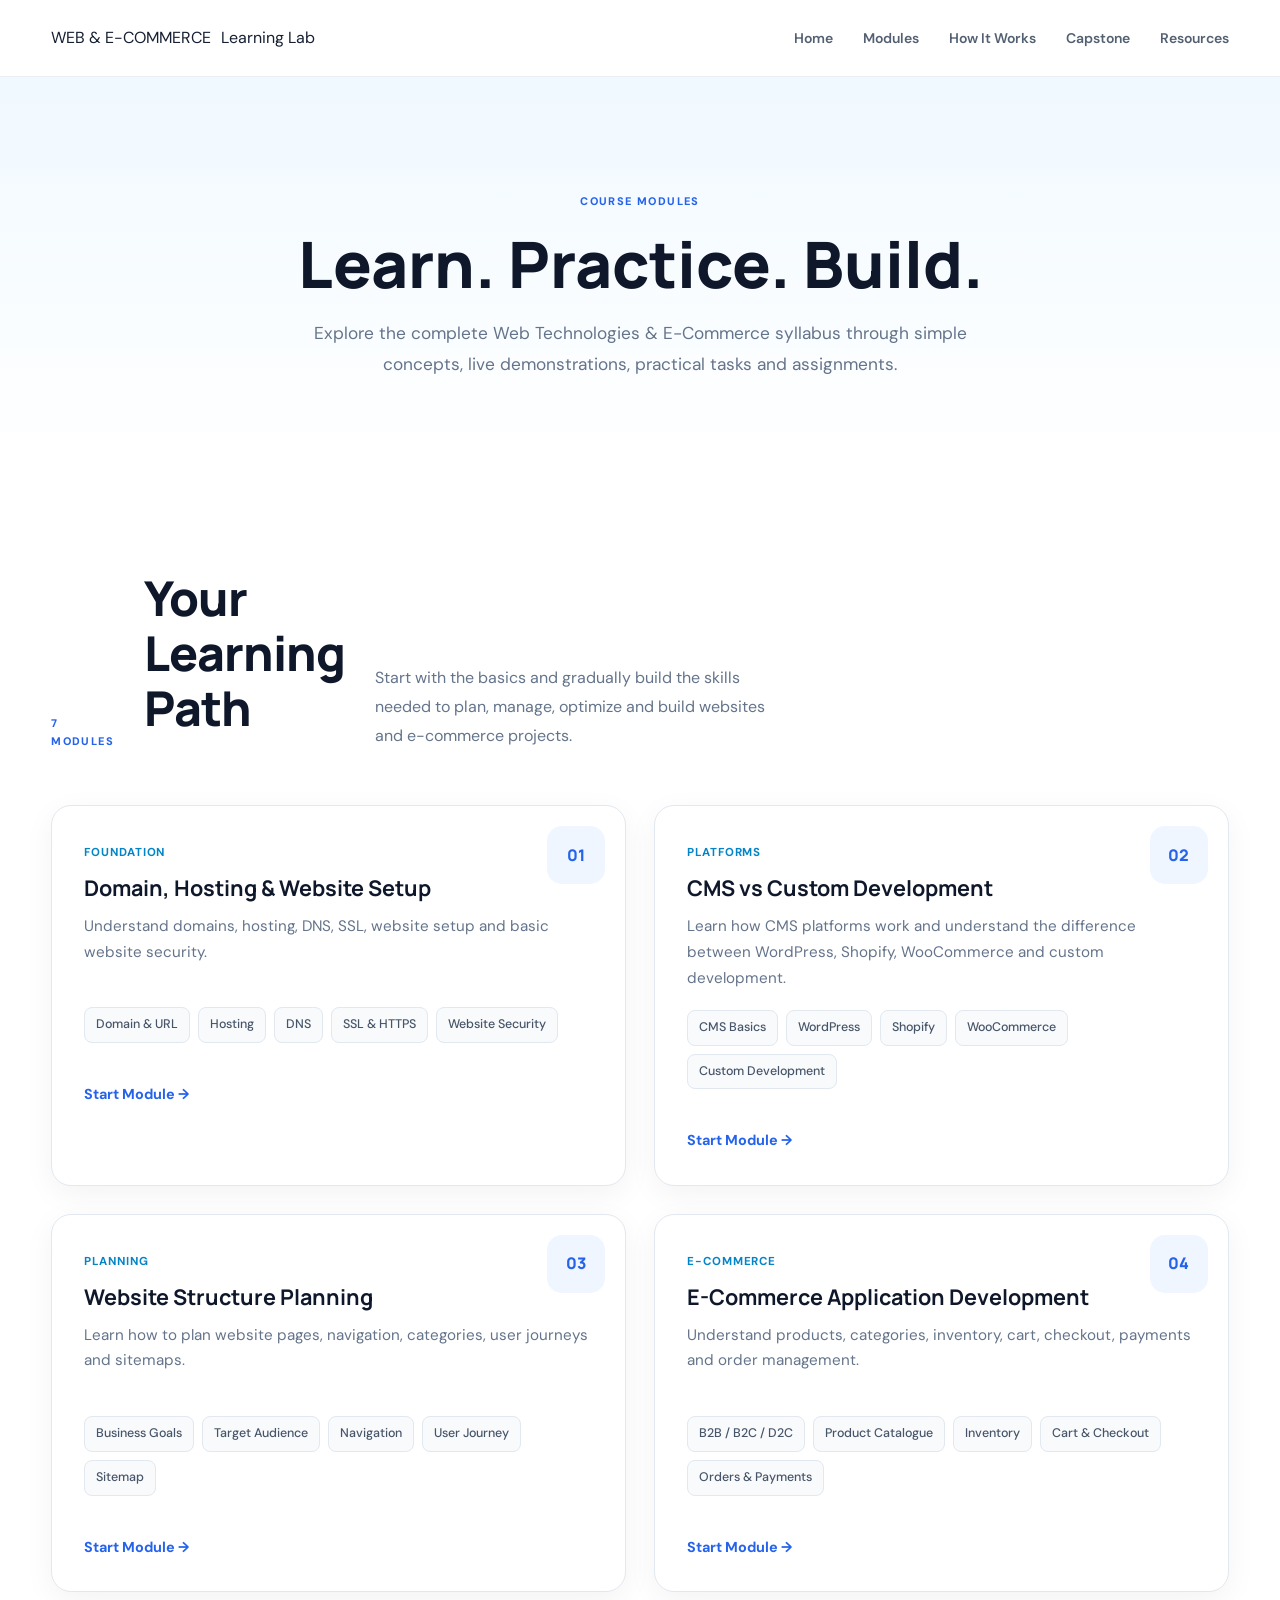
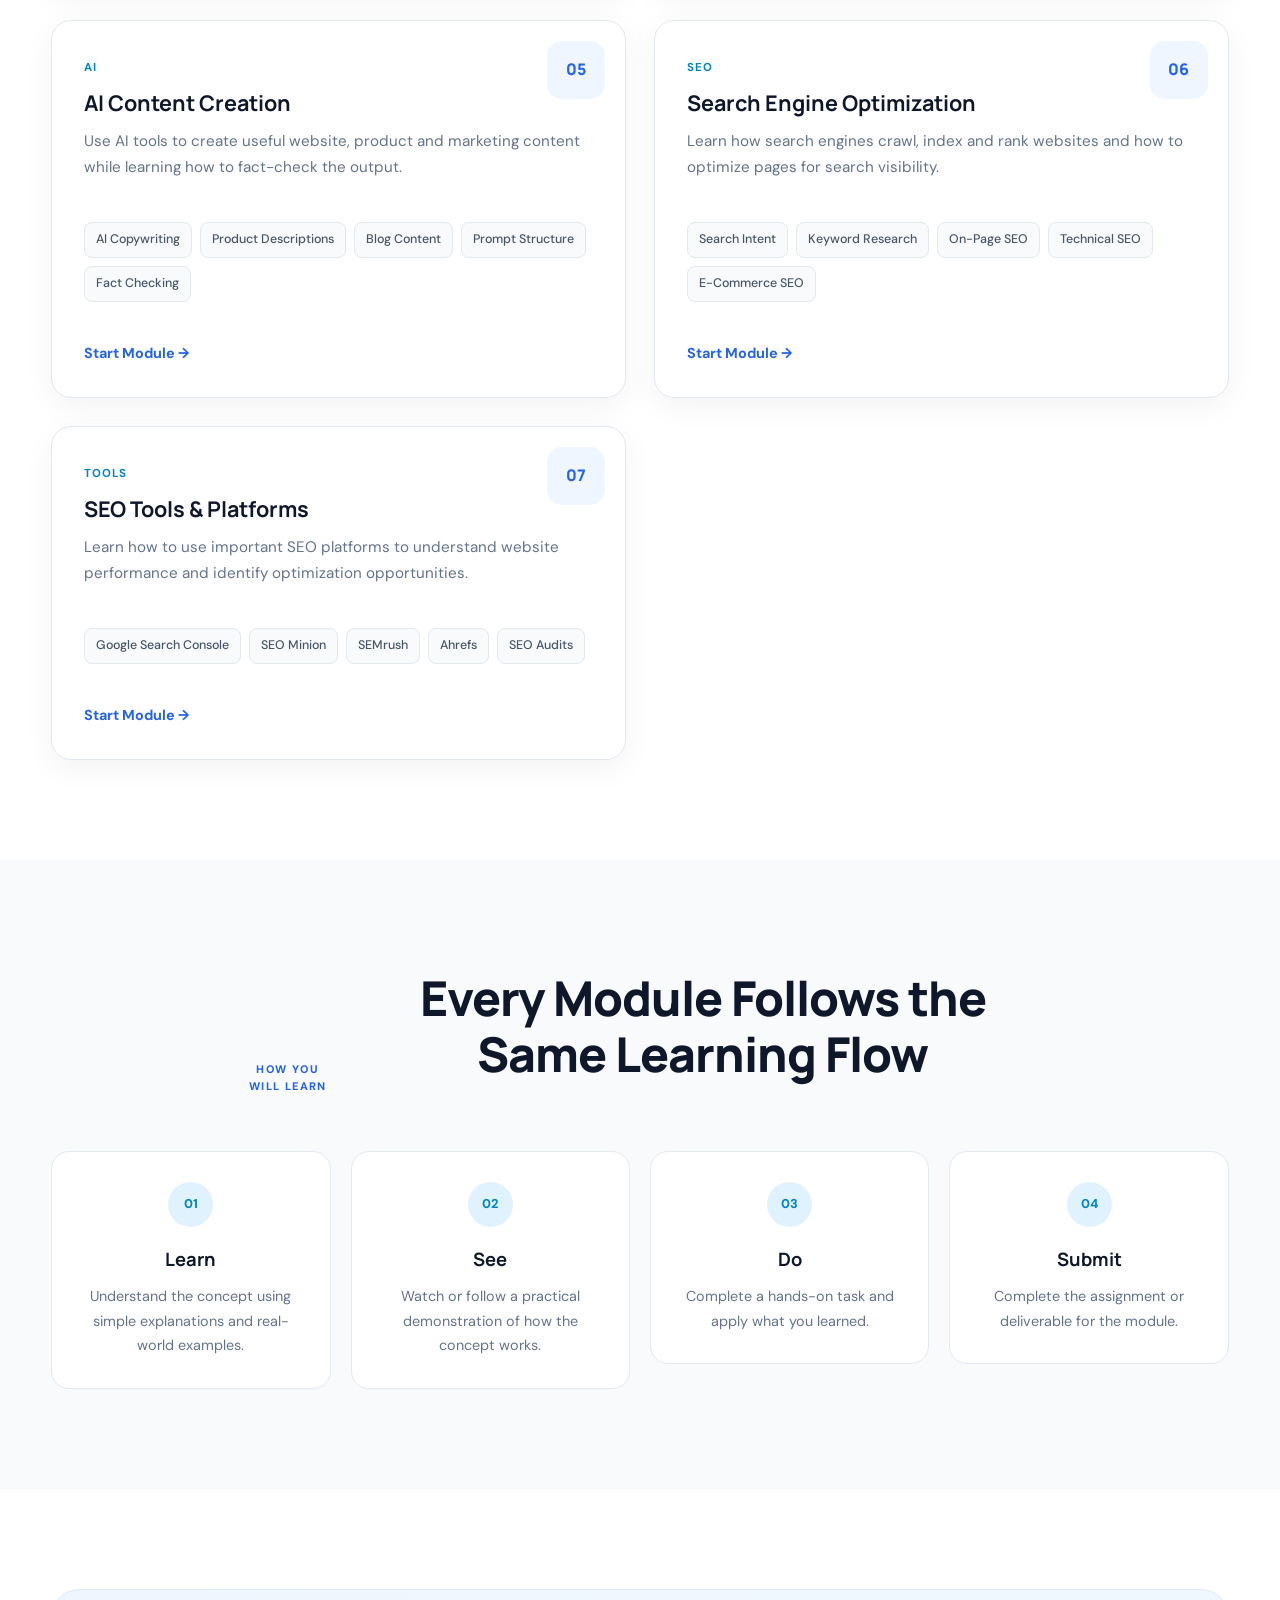
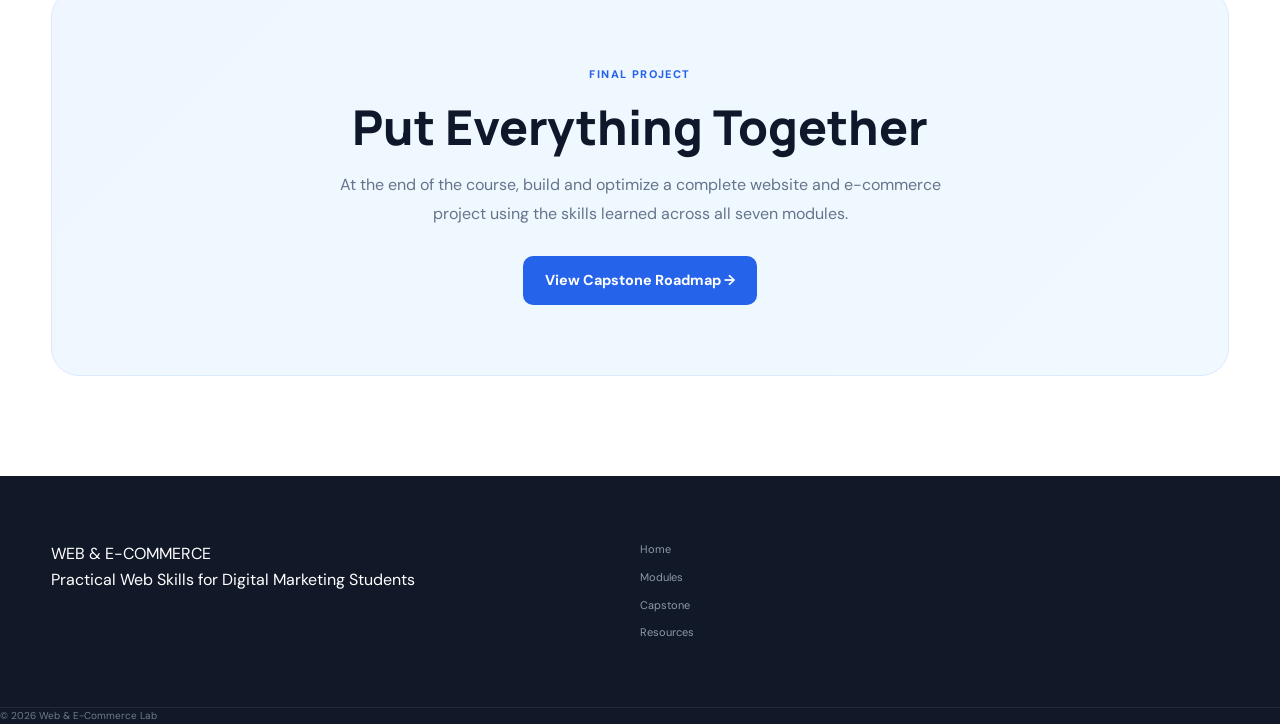
<file: modules duplicate.html>
<!DOCTYPE html>
<html lang="en">

<head>
    <meta charset="UTF-8">
    <meta name="viewport" content="width=device-width, initial-scale=1.0">

    <title>Modules | Web & E-Commerce Lab</title>

    <meta name="description"
        content="Explore Web Technologies, E-Commerce, AI Content Creation and SEO modules designed for Digital Marketing students.">

    <link rel="preconnect" href="https://fonts.googleapis.com">
    <link rel="preconnect" href="https://fonts.gstatic.com" crossorigin>

    <link
        href="https://fonts.googleapis.com/css2?family=DM+Sans:wght@400;500;600;700&family=Manrope:wght@500;600;700;800&display=swap"
        rel="stylesheet">

    <link rel="stylesheet" href="mystyle.css">
</head>

<body>

    <!-- =========================
         HEADER
    ========================== -->

    <header class="site-header">

        <div class="container nav-container">

            <a href="index.html" class="logo">
                <span class="logo-main">WEB & E-COMMERCE</span>
                <span class="logo-sub">Learning Lab</span>
            </a>

            <button class="menu-toggle" id="menuToggle" aria-label="Open Menu">
                ☰
            </button>

            <nav class="main-nav" id="mainNav">

                <a href="index.html">Home</a>

                <a href="modules.html" class="active">Modules</a>

                <a href="index.html#how-it-works">How It Works</a>

                <a href="index.html#capstone">Capstone</a>

                <a href="index.html#resources">Resources</a>

            </nav>

        </div>

    </header>


    <!-- =========================
         PAGE HERO
    ========================== -->

    <main>

        <section class="page-hero">

            <div class="container">

                <span class="section-label">
                    COURSE MODULES
                </span>

                <h1>
                    Learn. Practice. Build.
                </h1>

                <p>
                    Explore the complete Web Technologies & E-Commerce syllabus
                    through simple concepts, live demonstrations, practical tasks
                    and assignments.
                </p>

            </div>

        </section>


        <!-- =========================
             MODULES
        ========================== -->

        <section class="modules-section">

            <div class="container">

                <div class="section-heading">

                    <span class="section-label">
                        7 MODULES
                    </span>

                    <h2>
                        Your Learning Path
                    </h2>

                    <p>
                        Start with the basics and gradually build the skills
                        needed to plan, manage, optimize and build websites
                        and e-commerce projects.
                    </p>

                </div>


                <div class="modules-grid">


                    <!-- MODULE 1 -->

                    <article class="module-card">

                        <div class="module-number">
                            01
                        </div>

                        <div class="module-content">

                            <span class="module-tag">
                                FOUNDATION
                            </span>

                            <h3>
                                Domain, Hosting & Website Setup
                            </h3>

                            <p>
                                Understand domains, hosting, DNS, SSL,
                                website setup and basic website security.
                            </p>

                            <ul>
                                <li>Domain & URL</li>
                                <li>Hosting</li>
                                <li>DNS</li>
                                <li>SSL & HTTPS</li>
                                <li>Website Security</li>
                            </ul>

                            <a href="module1.html" class="module-link">
                                Start Module →
                            </a>

                        </div>

                    </article>


                    <!-- MODULE 2 -->

                    <article class="module-card">

                        <div class="module-number">
                            02
                        </div>

                        <div class="module-content">

                            <span class="module-tag">
                                PLATFORMS
                            </span>

                            <h3>
                                CMS vs Custom Development
                            </h3>

                            <p>
                                Learn how CMS platforms work and understand
                                the difference between WordPress, Shopify,
                                WooCommerce and custom development.
                            </p>

                            <ul>
                                <li>CMS Basics</li>
                                <li>WordPress</li>
                                <li>Shopify</li>
                                <li>WooCommerce</li>
                                <li>Custom Development</li>
                            </ul>

                            <a href="module-2.html" class="module-link">
                                Start Module →
                            </a>

                        </div>

                    </article>


                    <!-- MODULE 3 -->

                    <article class="module-card">

                        <div class="module-number">
                            03
                        </div>

                        <div class="module-content">

                            <span class="module-tag">
                                PLANNING
                            </span>

                            <h3>
                                Website Structure Planning
                            </h3>

                            <p>
                                Learn how to plan website pages, navigation,
                                categories, user journeys and sitemaps.
                            </p>

                            <ul>
                                <li>Business Goals</li>
                                <li>Target Audience</li>
                                <li>Navigation</li>
                                <li>User Journey</li>
                                <li>Sitemap</li>
                            </ul>

                            <a href="module-3.html" class="module-link">
                                Start Module →
                            </a>

                        </div>

                    </article>


                    <!-- MODULE 4 -->

                    <article class="module-card">

                        <div class="module-number">
                            04
                        </div>

                        <div class="module-content">

                            <span class="module-tag">
                                E-COMMERCE
                            </span>

                            <h3>
                                E-Commerce Application Development
                            </h3>

                            <p>
                                Understand products, categories, inventory,
                                cart, checkout, payments and order management.
                            </p>

                            <ul>
                                <li>B2B / B2C / D2C</li>
                                <li>Product Catalogue</li>
                                <li>Inventory</li>
                                <li>Cart & Checkout</li>
                                <li>Orders & Payments</li>
                            </ul>

                            <a href="module-4.html" class="module-link">
                                Start Module →
                            </a>

                        </div>

                    </article>


                    <!-- MODULE 5 -->

                    <article class="module-card">

                        <div class="module-number">
                            05
                        </div>

                        <div class="module-content">

                            <span class="module-tag">
                                AI
                            </span>

                            <h3>
                                AI Content Creation
                            </h3>

                            <p>
                                Use AI tools to create useful website,
                                product and marketing content while
                                learning how to fact-check the output.
                            </p>

                            <ul>
                                <li>AI Copywriting</li>
                                <li>Product Descriptions</li>
                                <li>Blog Content</li>
                                <li>Prompt Structure</li>
                                <li>Fact Checking</li>
                            </ul>

                            <a href="module-5.html" class="module-link">
                                Start Module →
                            </a>

                        </div>

                    </article>


                    <!-- MODULE 6 -->

                    <article class="module-card">

                        <div class="module-number">
                            06
                        </div>

                        <div class="module-content">

                            <span class="module-tag">
                                SEO
                            </span>

                            <h3>
                                Search Engine Optimization
                            </h3>

                            <p>
                                Learn how search engines crawl, index and
                                rank websites and how to optimize pages
                                for search visibility.
                            </p>

                            <ul>
                                <li>Search Intent</li>
                                <li>Keyword Research</li>
                                <li>On-Page SEO</li>
                                <li>Technical SEO</li>
                                <li>E-Commerce SEO</li>
                            </ul>

                            <a href="module-6.html" class="module-link">
                                Start Module →
                            </a>

                        </div>

                    </article>


                    <!-- MODULE 7 -->

                    <article class="module-card">

                        <div class="module-number">
                            07
                        </div>

                        <div class="module-content">

                            <span class="module-tag">
                                TOOLS
                            </span>

                            <h3>
                                SEO Tools & Platforms
                            </h3>

                            <p>
                                Learn how to use important SEO platforms
                                to understand website performance and
                                identify optimization opportunities.
                            </p>

                            <ul>
                                <li>Google Search Console</li>
                                <li>SEO Minion</li>
                                <li>SEMrush</li>
                                <li>Ahrefs</li>
                                <li>SEO Audits</li>
                            </ul>

                            <a href="module-7.html" class="module-link">
                                Start Module →
                            </a>

                        </div>

                    </article>

                </div>

            </div>

        </section>


        <!-- =========================
             LEARNING FLOW
        ========================== -->

        <section class="learning-flow">

            <div class="container">

                <div class="section-heading">

                    <span class="section-label">
                        HOW YOU WILL LEARN
                    </span>

                    <h2>
                        Every Module Follows the Same Learning Flow
                    </h2>

                </div>


                <div class="flow-grid">

                    <div class="flow-card">

                        <span>01</span>

                        <h3>
                            Learn
                        </h3>

                        <p>
                            Understand the concept using simple explanations
                            and real-world examples.
                        </p>

                    </div>


                    <div class="flow-card">

                        <span>02</span>

                        <h3>
                            See
                        </h3>

                        <p>
                            Watch or follow a practical demonstration
                            of how the concept works.
                        </p>

                    </div>


                    <div class="flow-card">

                        <span>03</span>

                        <h3>
                            Do
                        </h3>

                        <p>
                            Complete a hands-on task and apply what
                            you learned.
                        </p>

                    </div>


                    <div class="flow-card">

                        <span>04</span>

                        <h3>
                            Submit
                        </h3>

                        <p>
                            Complete the assignment or deliverable
                            for the module.
                        </p>

                    </div>

                </div>

            </div>

        </section>


        <!-- =========================
             CAPSTONE CTA
        ========================== -->

        <section class="modules-cta">

            <div class="container">

                <div class="cta-box">

                    <span class="section-label">
                        FINAL PROJECT
                    </span>

                    <h2>
                        Put Everything Together
                    </h2>

                    <p>
                        At the end of the course, build and optimize
                        a complete website and e-commerce project
                        using the skills learned across all seven modules.
                    </p>

                    <a href="index.html#capstone" class="primary-btn">
                        View Capstone Roadmap →
                    </a>

                </div>

            </div>

        </section>

    </main>


    <!-- =========================
         FOOTER
    ========================== -->

    <footer class="site-footer">

        <div class="container footer-content">

            <div>

                <div class="footer-logo">
                    WEB & E-COMMERCE
                </div>

                <p>
                    Practical Web Skills for Digital Marketing Students
                </p>

            </div>


            <div class="footer-links">

                <a href="index.html">
                    Home
                </a>

                <a href="modules.html">
                    Modules
                </a>

                <a href="index.html#capstone">
                    Capstone
                </a>

                <a href="index.html#resources">
                    Resources
                </a>

            </div>

        </div>


        <div class="footer-bottom">

            <p>
                © <span id="currentYear"></span>
                Web & E-Commerce Lab
            </p>

        </div>

    </footer>


    <script src="myscript.js"></script>

</body>

</html>
</file>
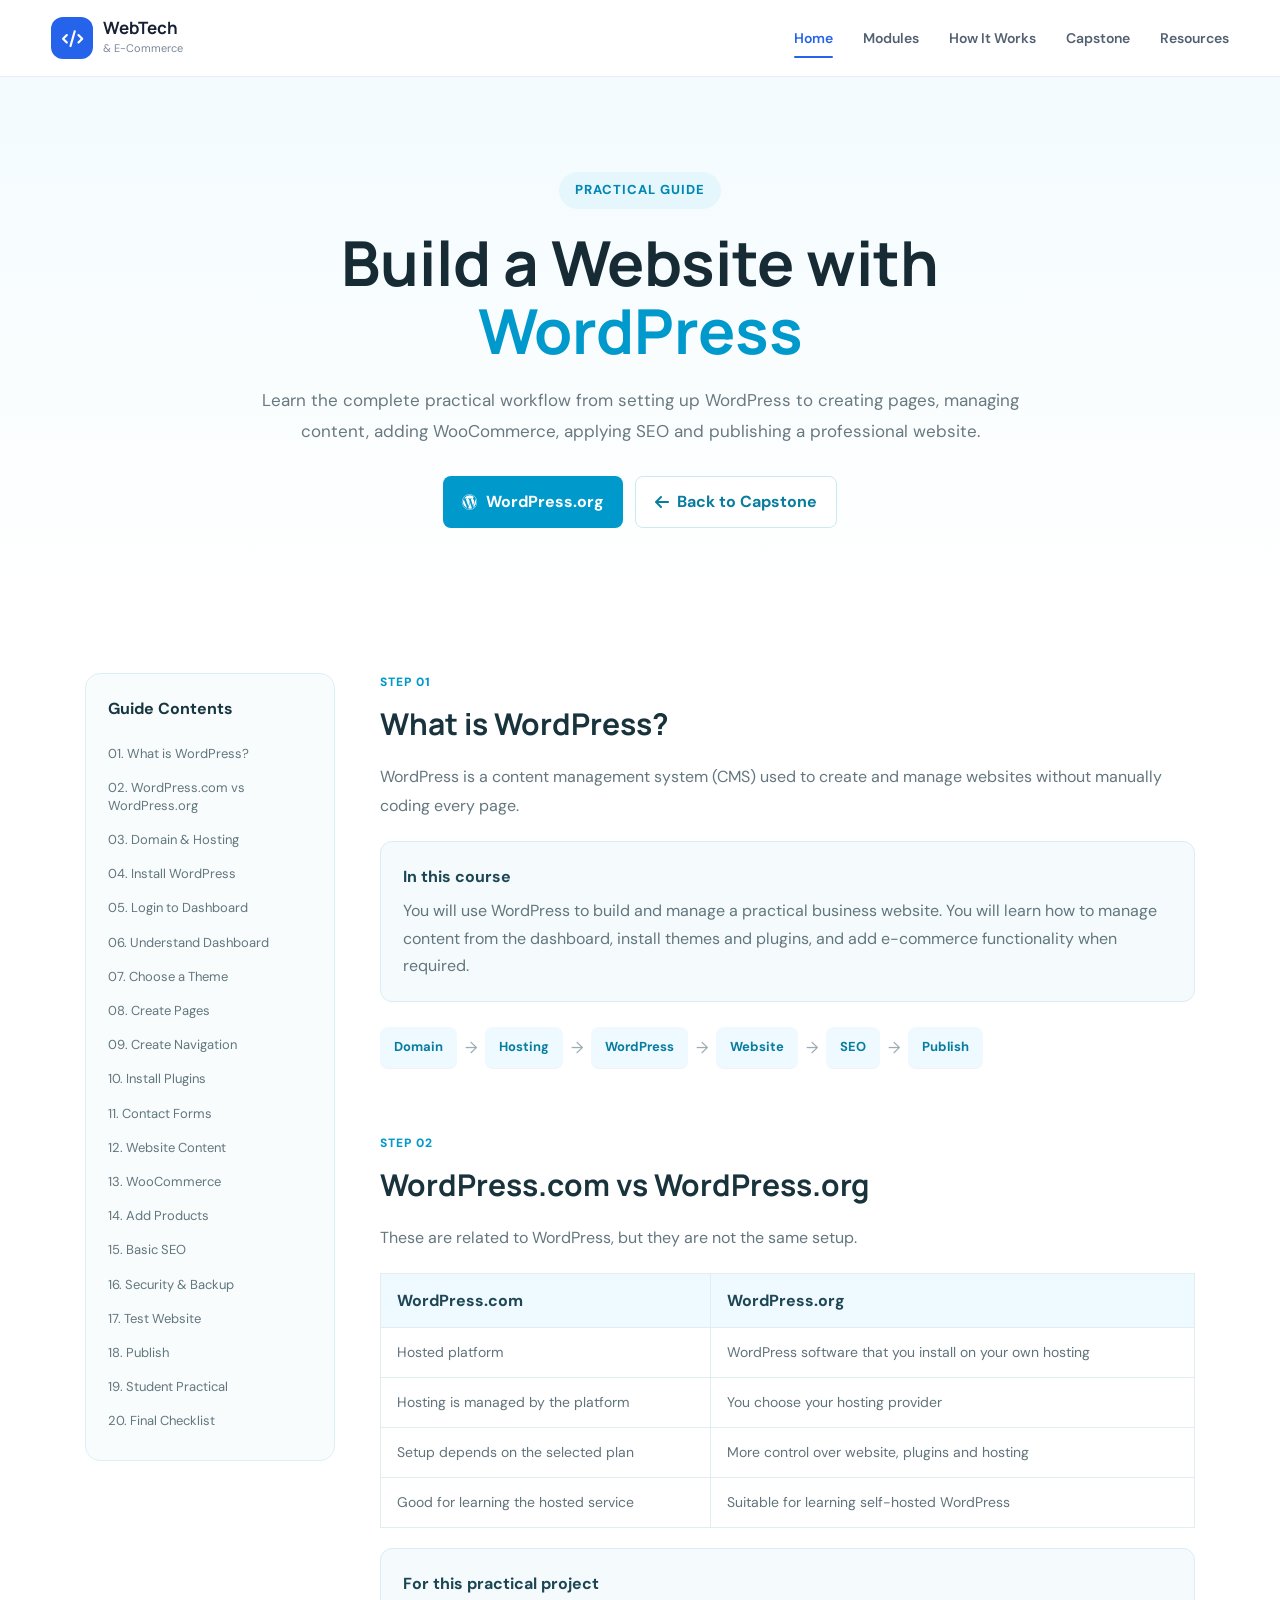
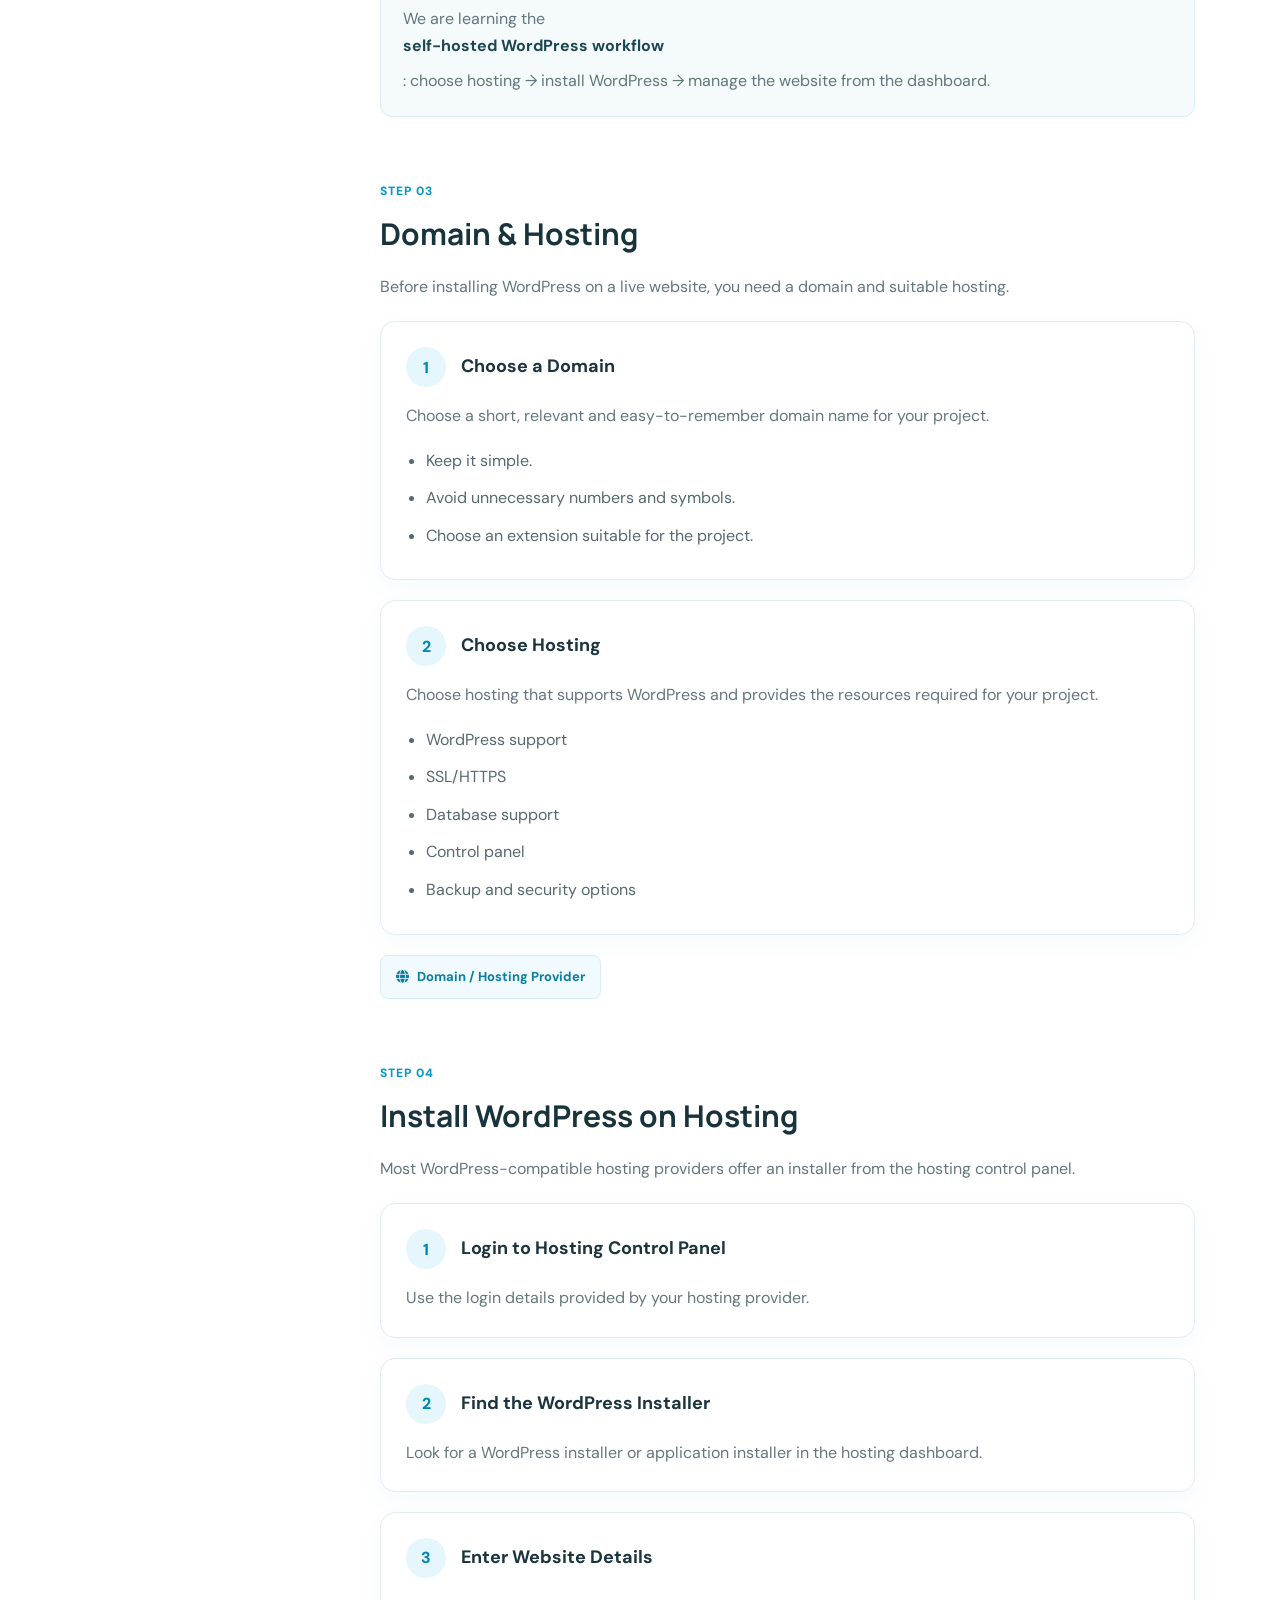
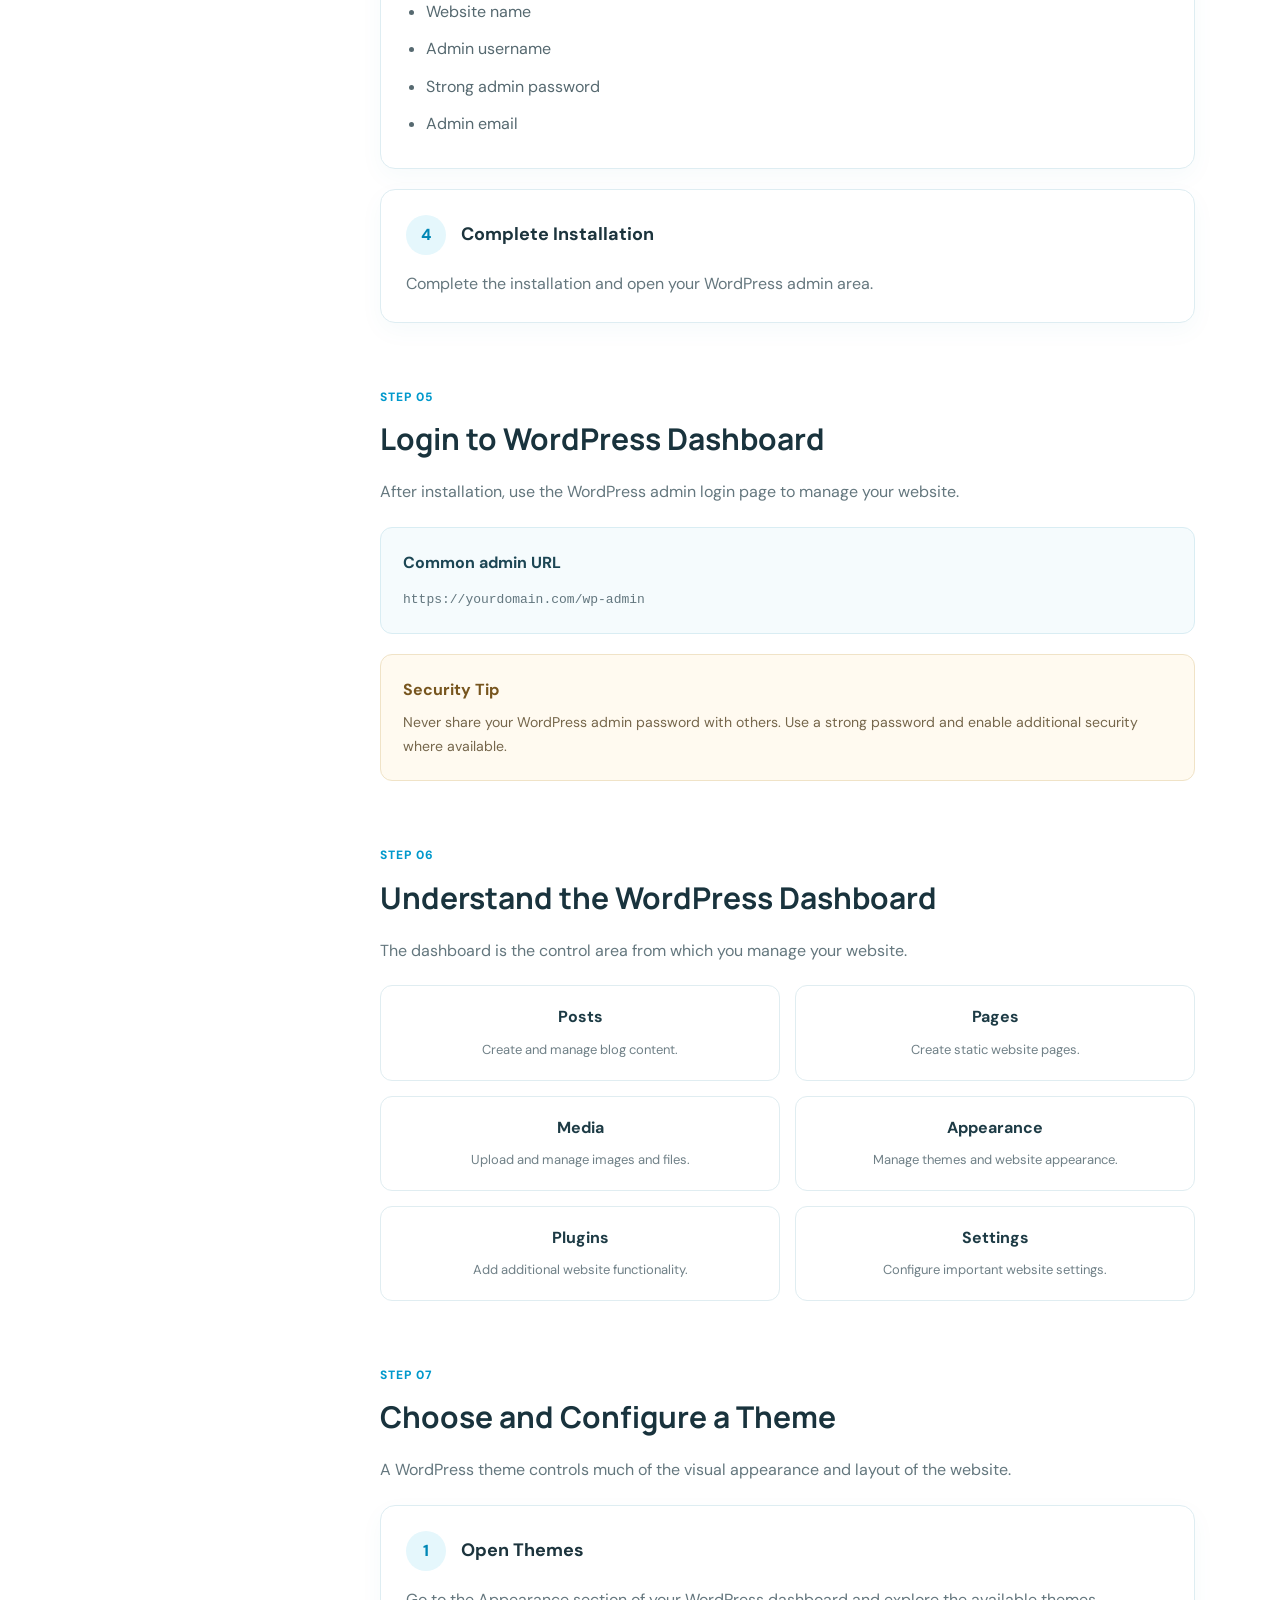
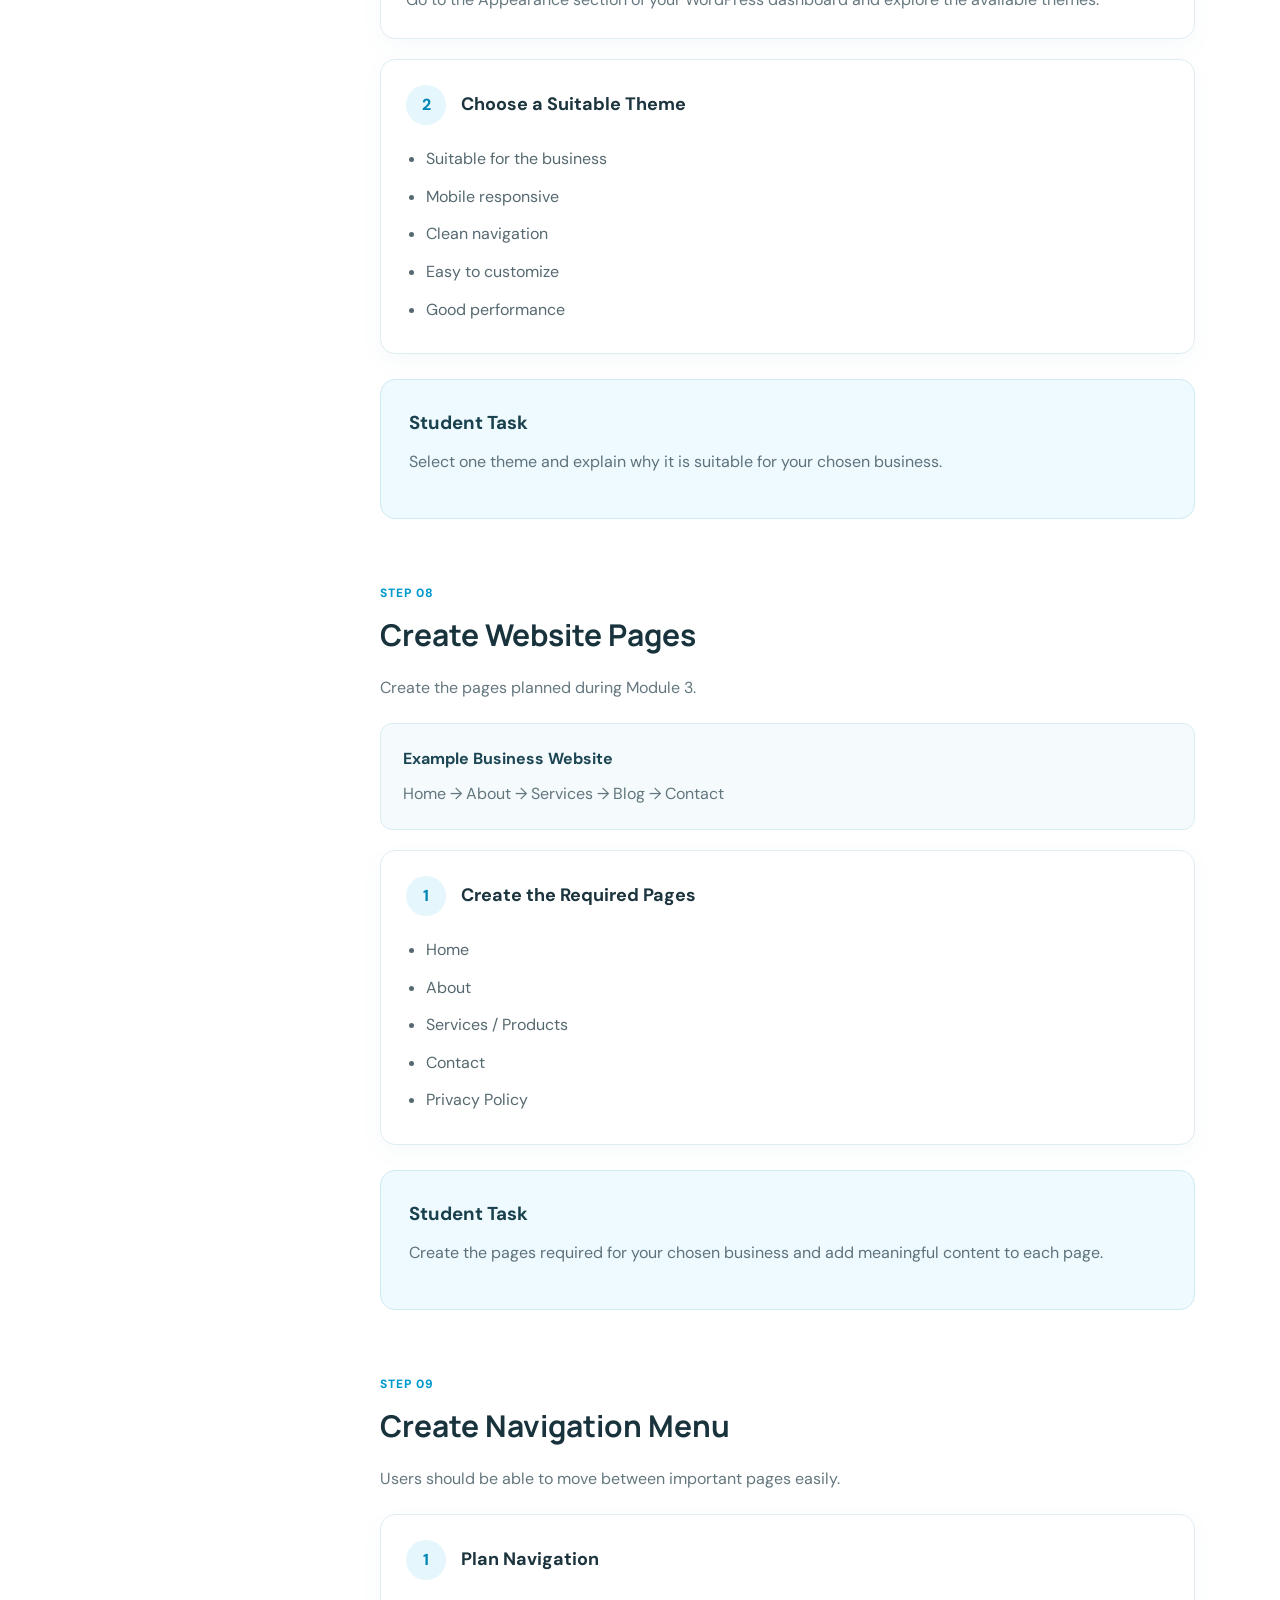
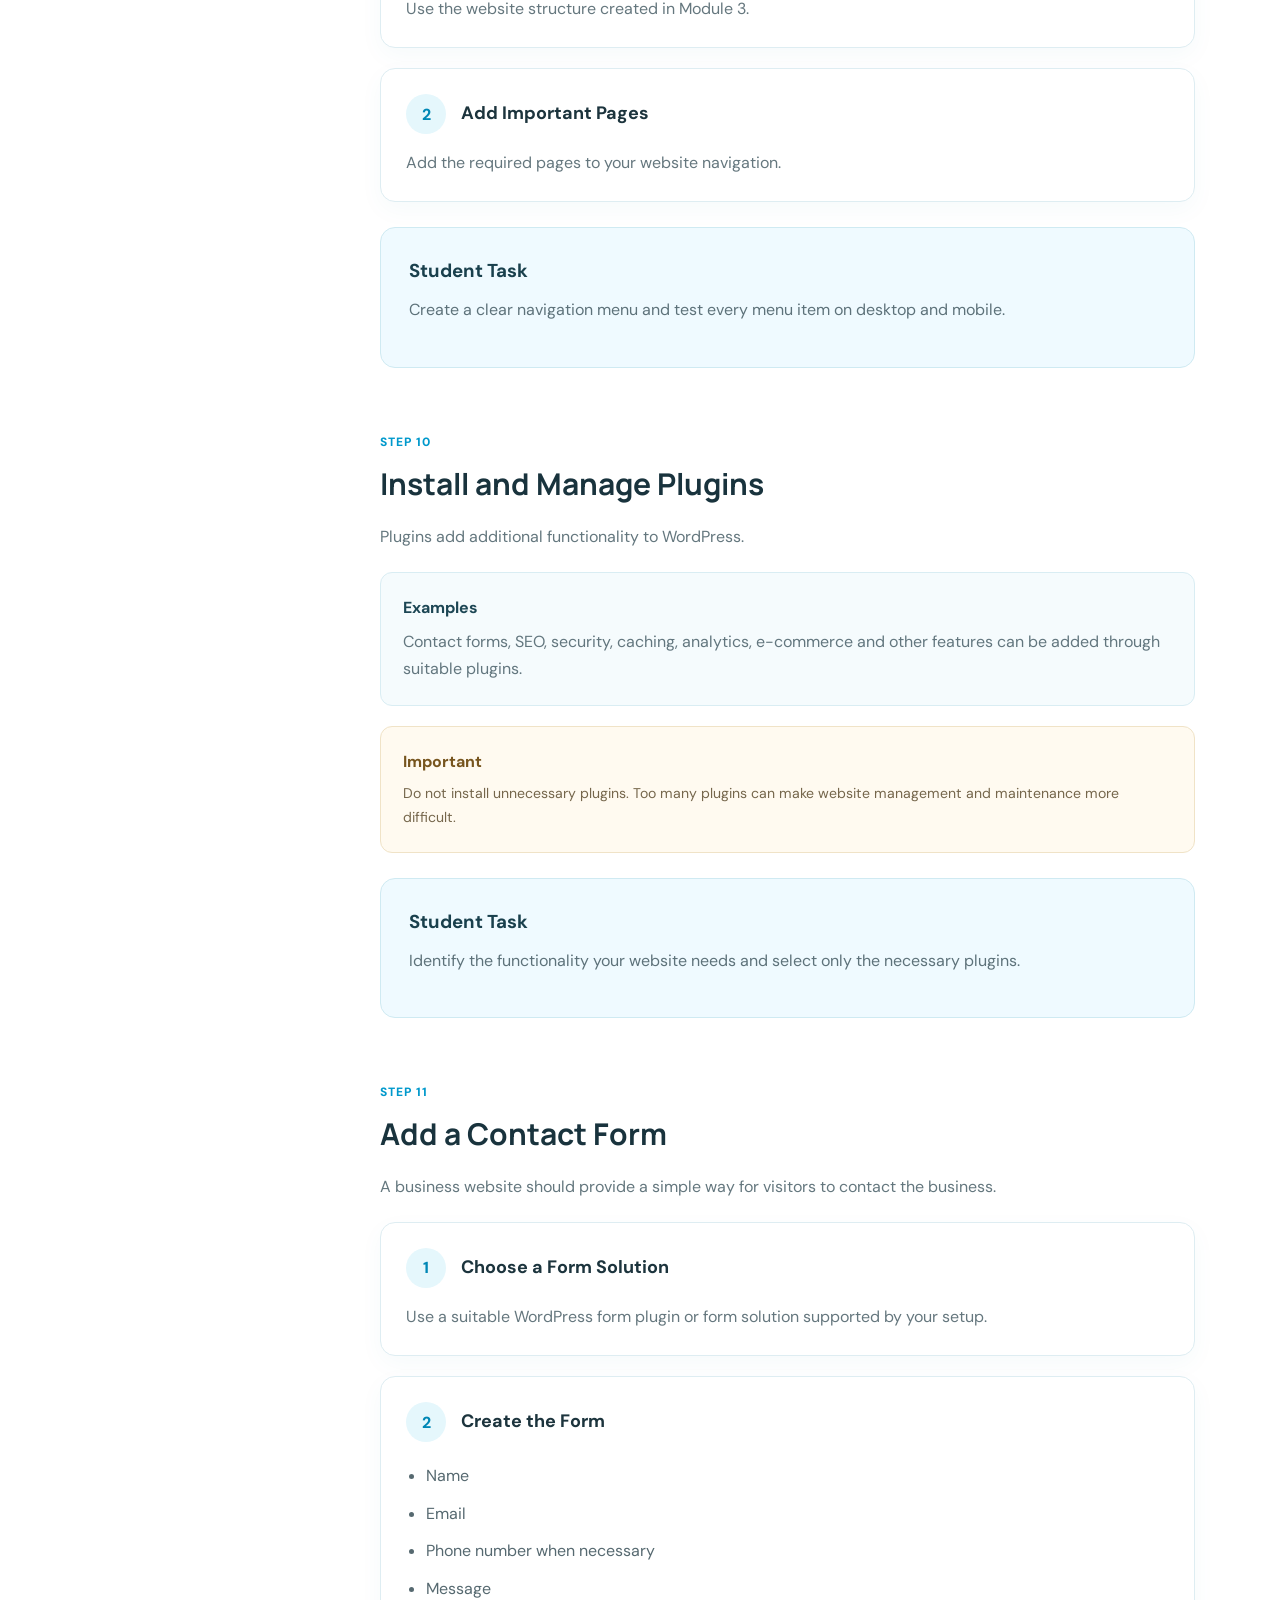
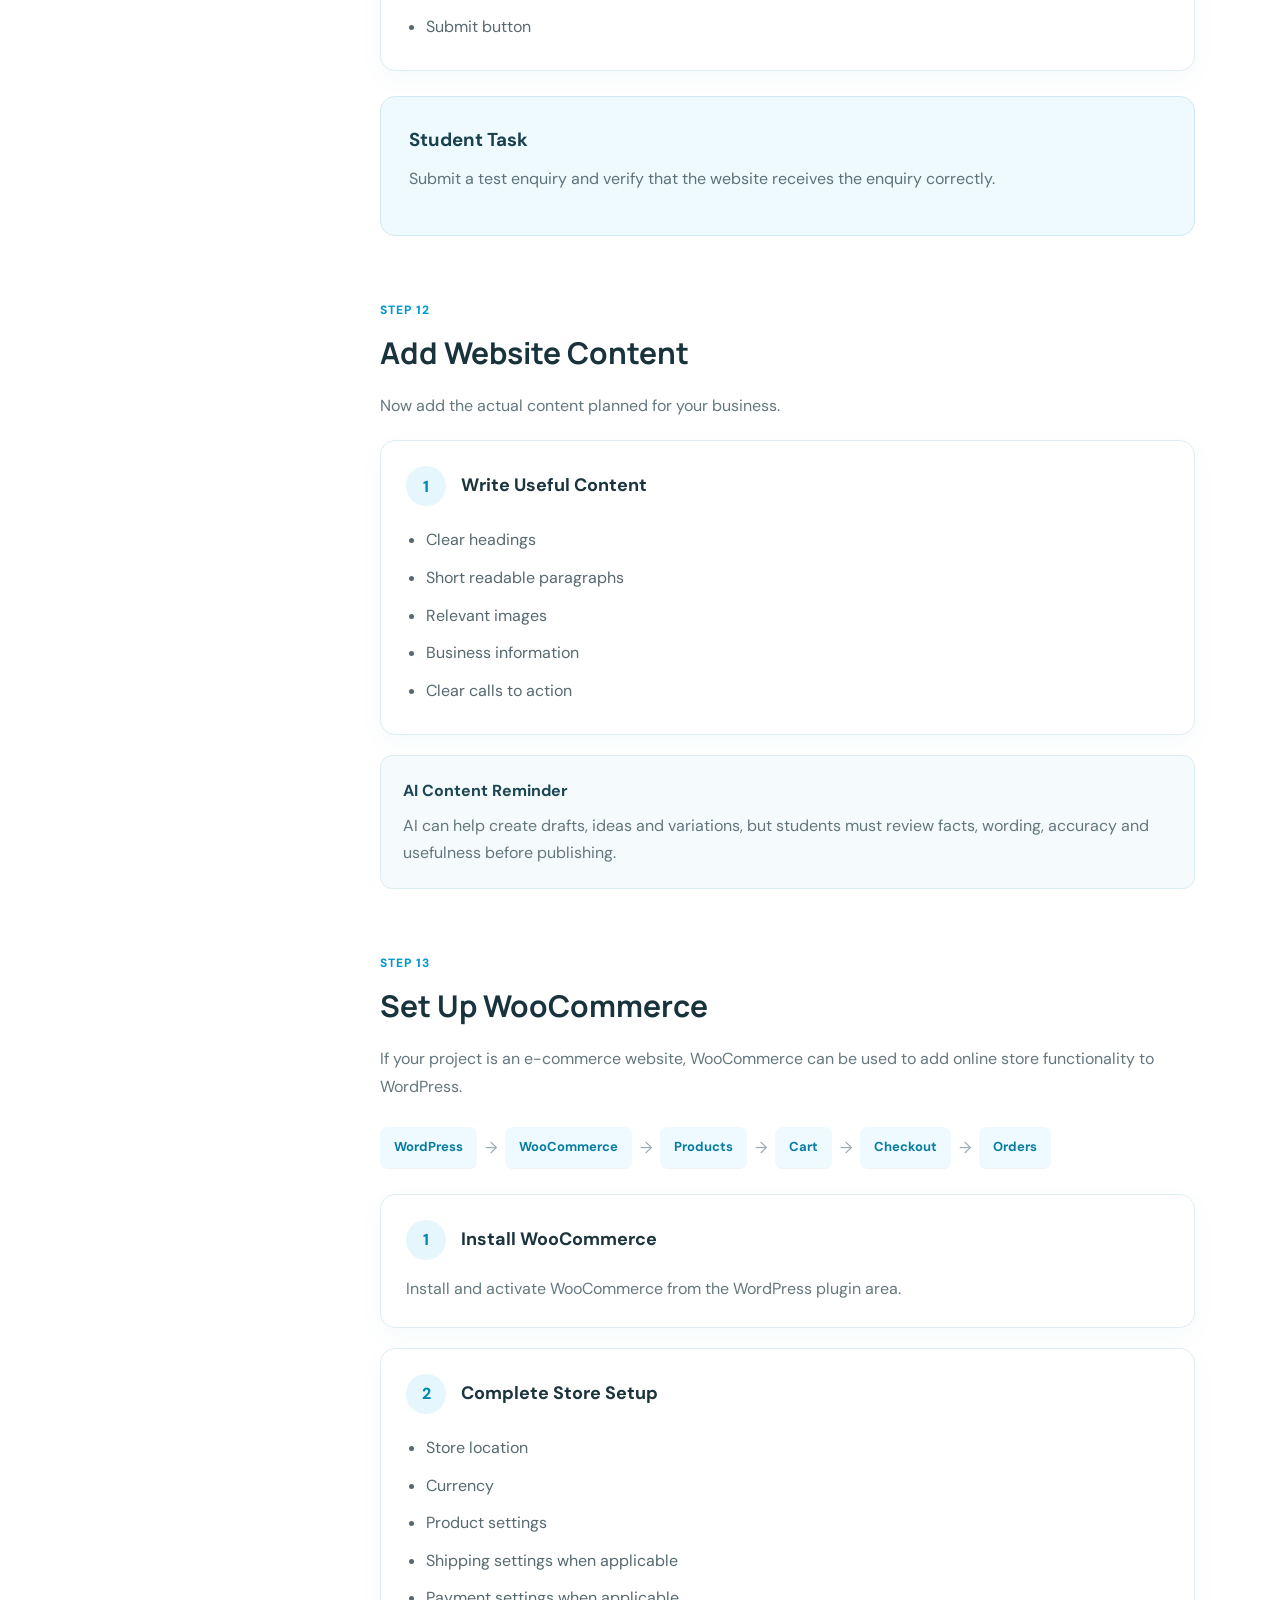
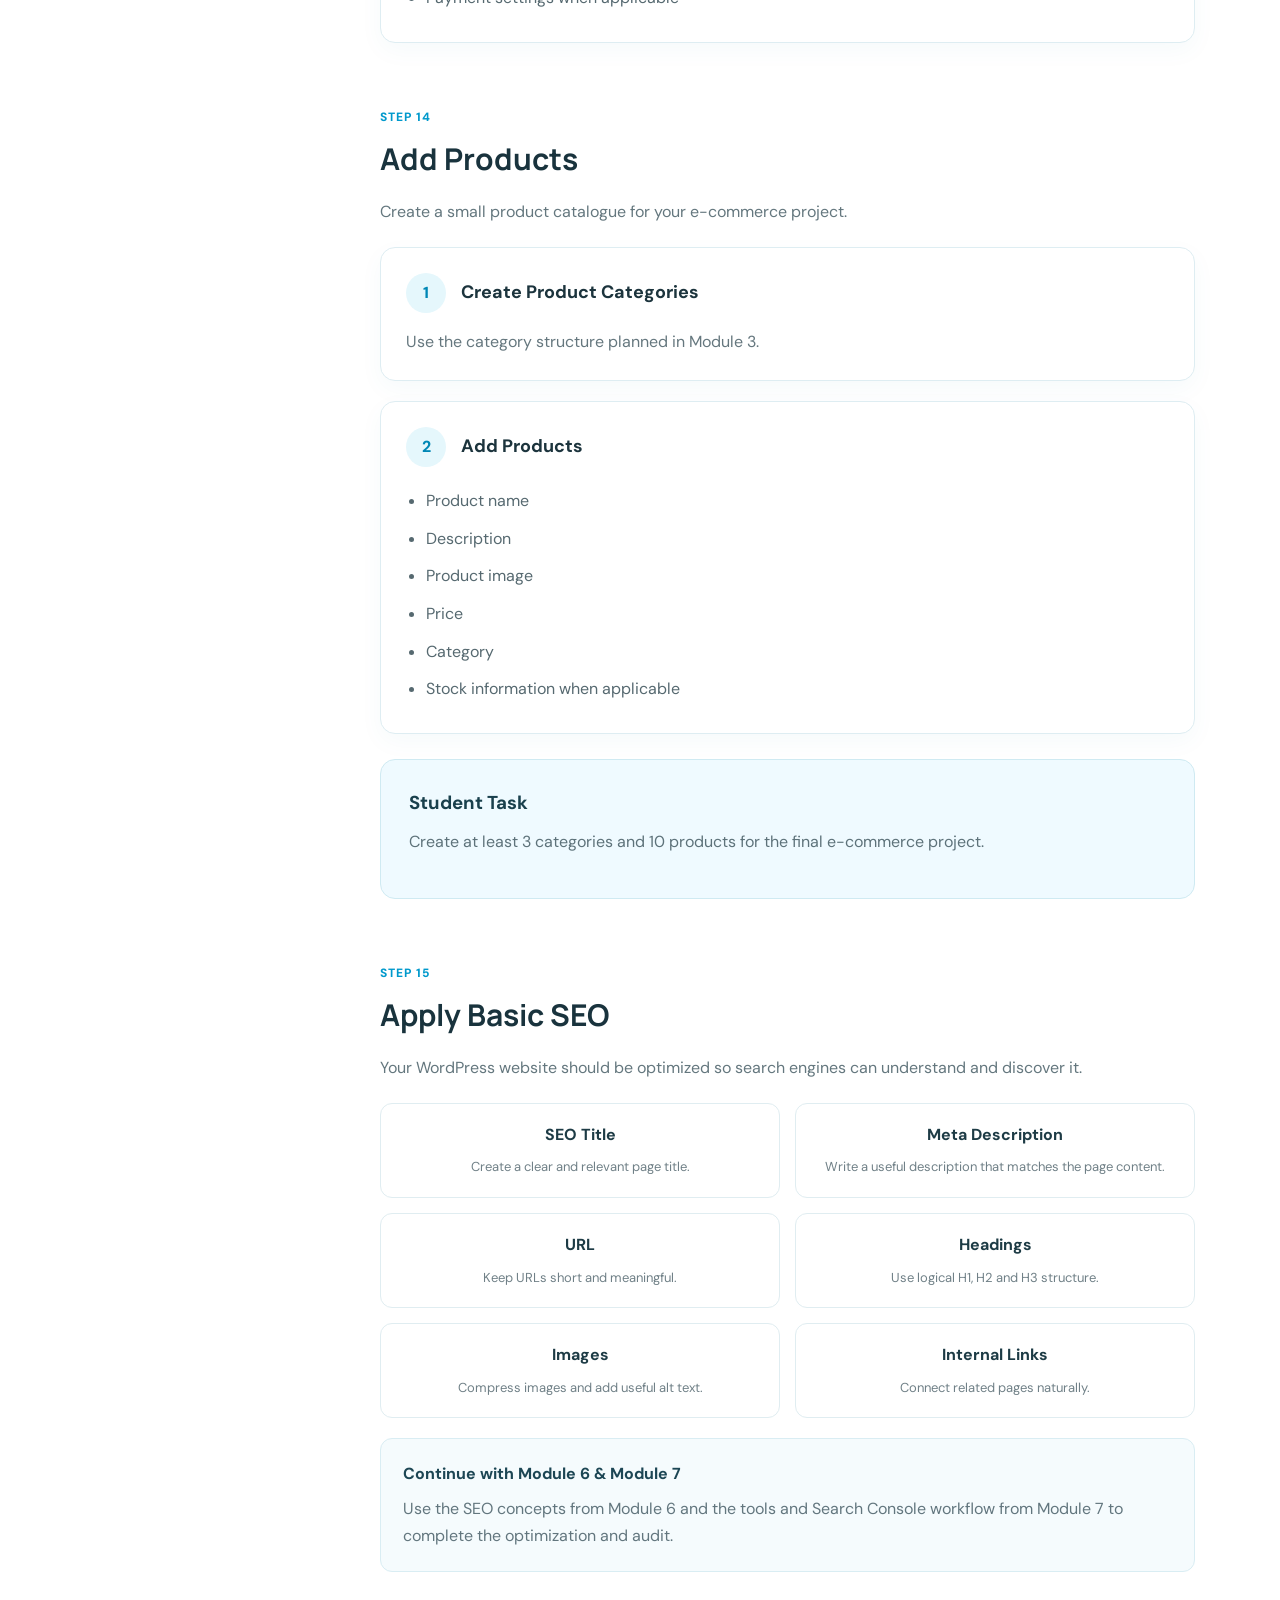
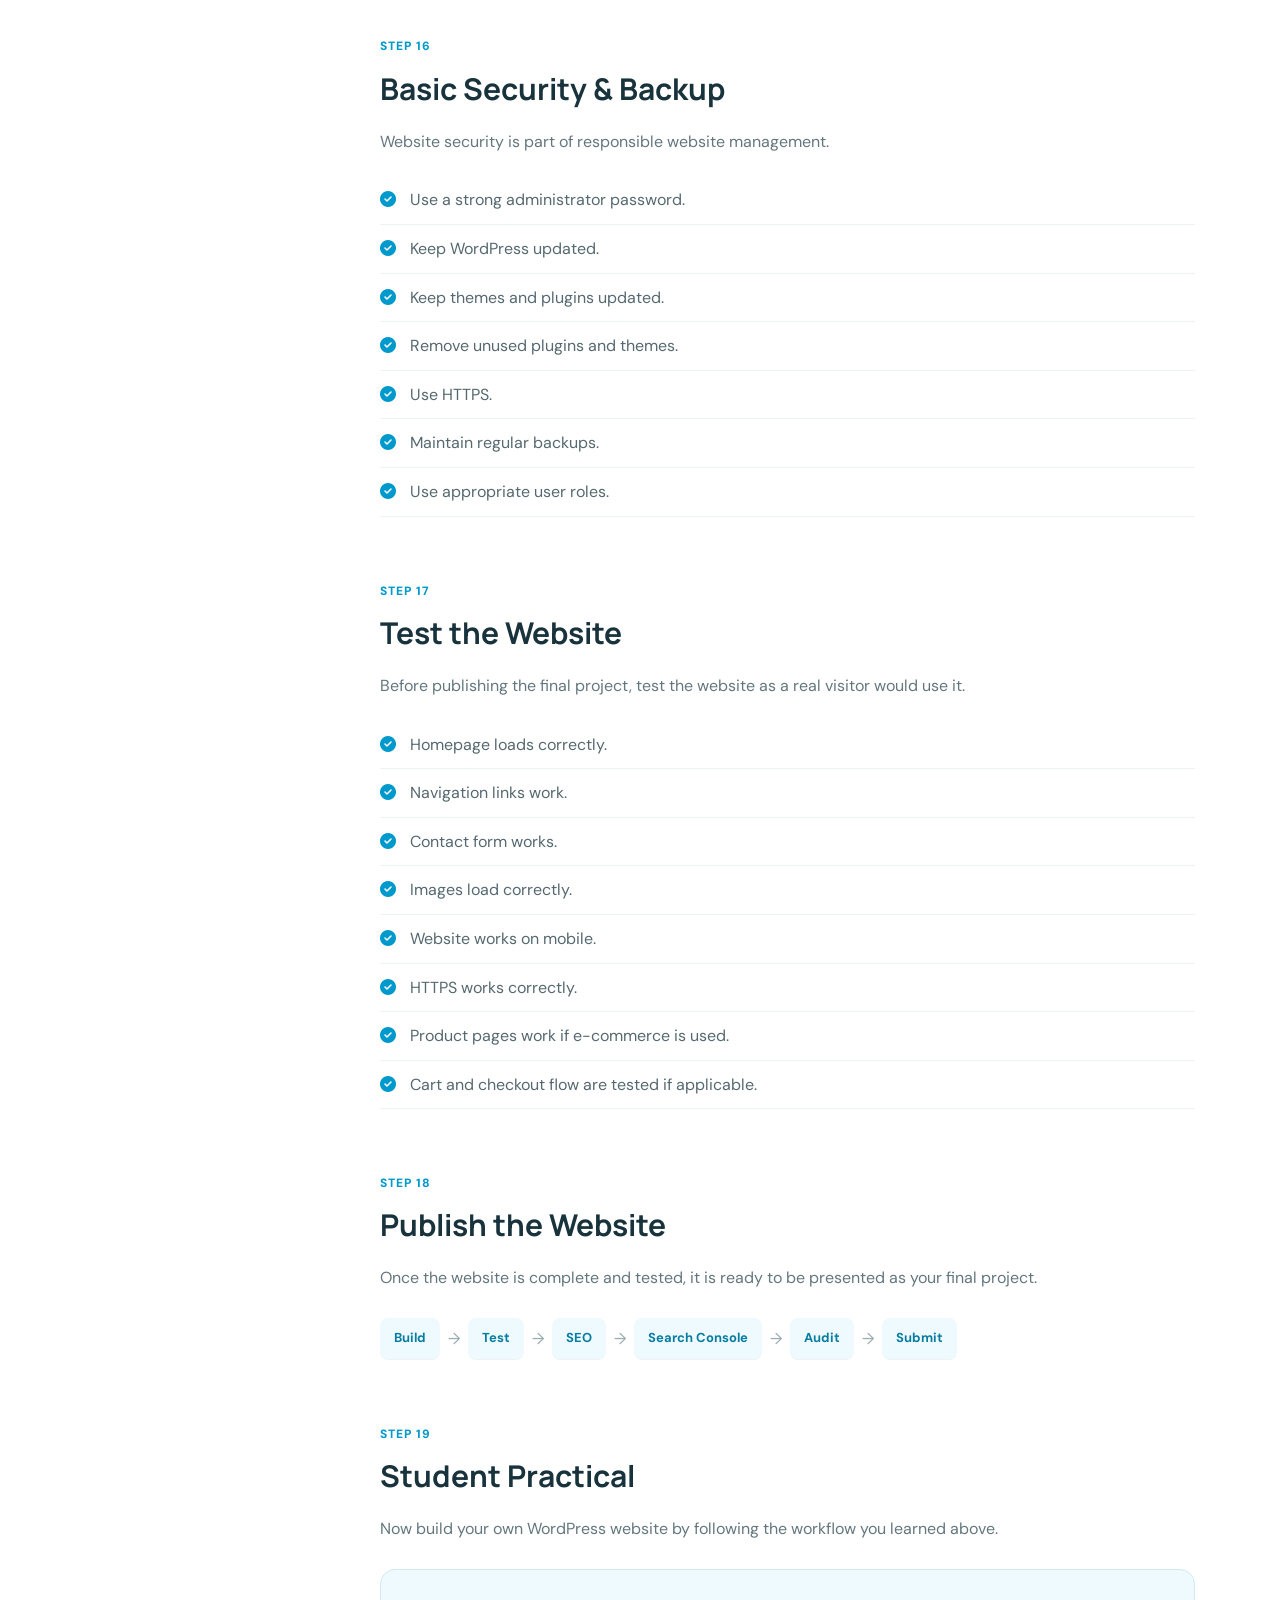
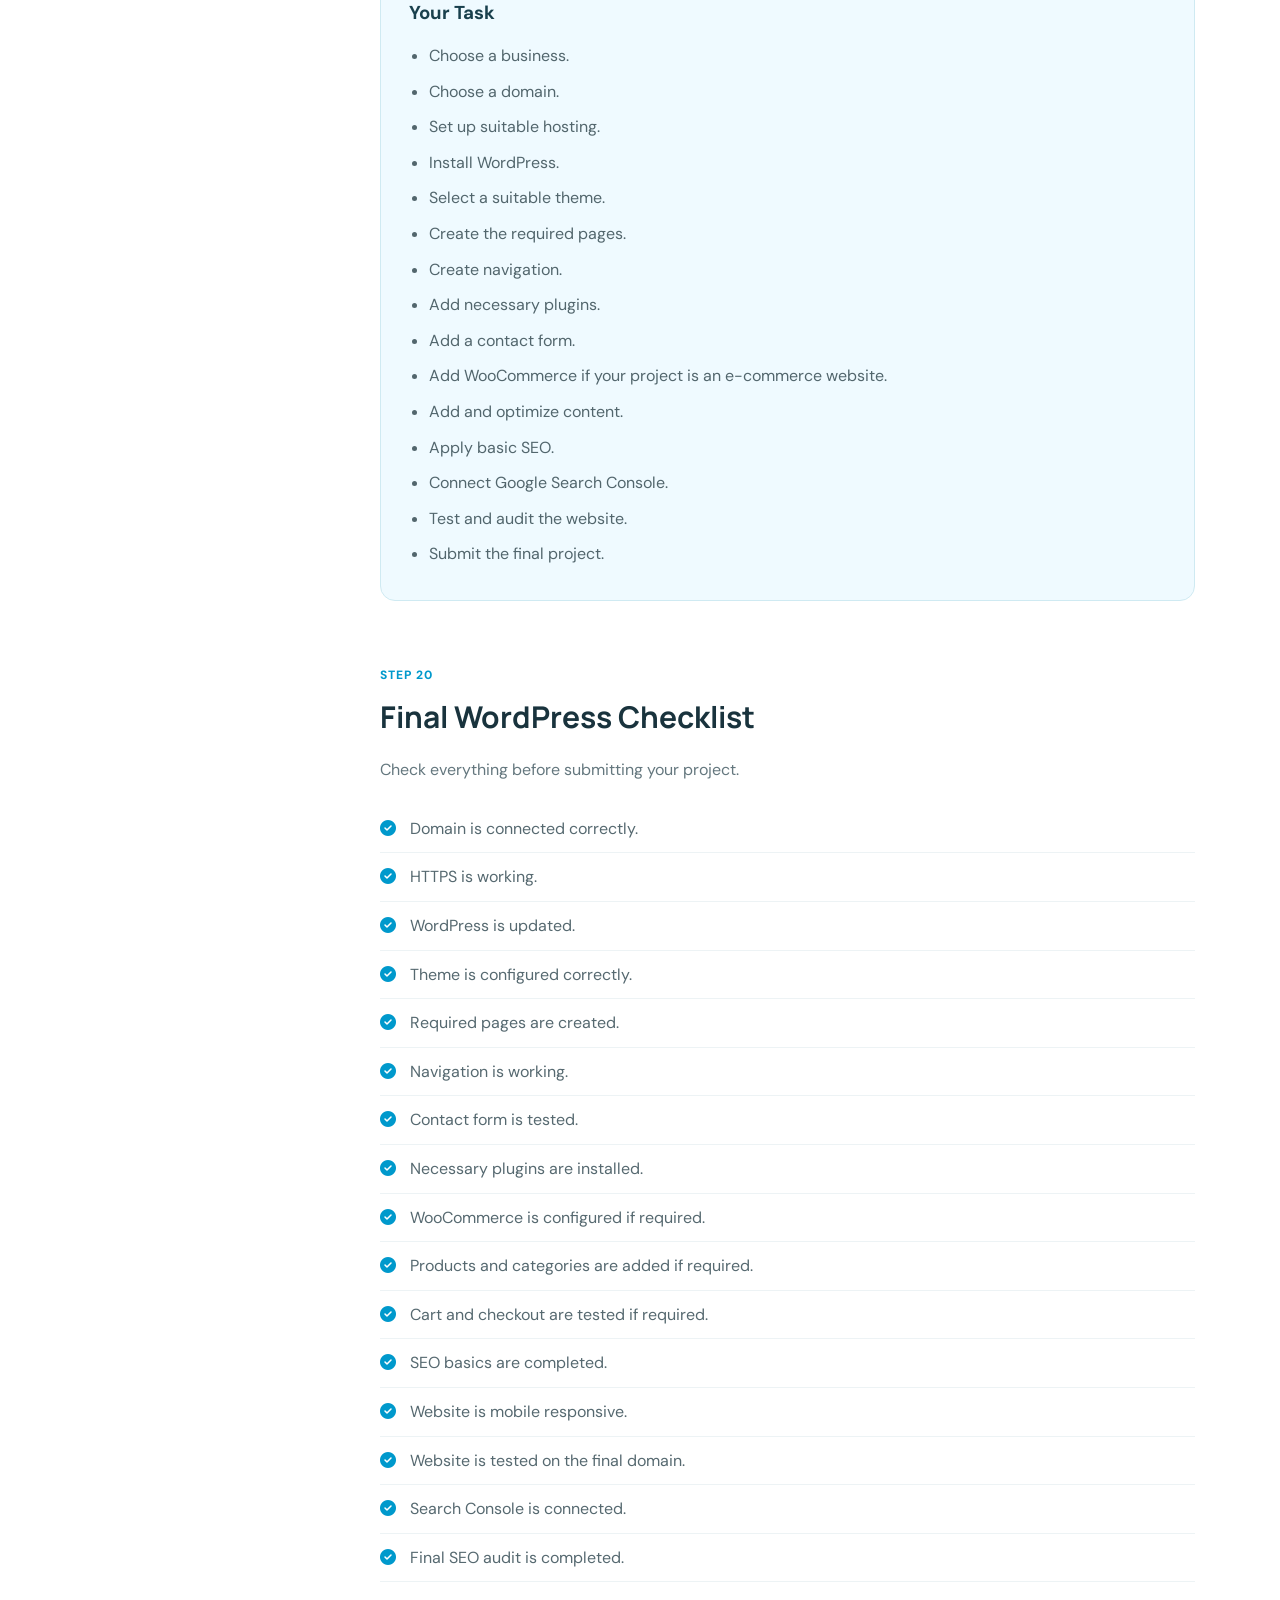
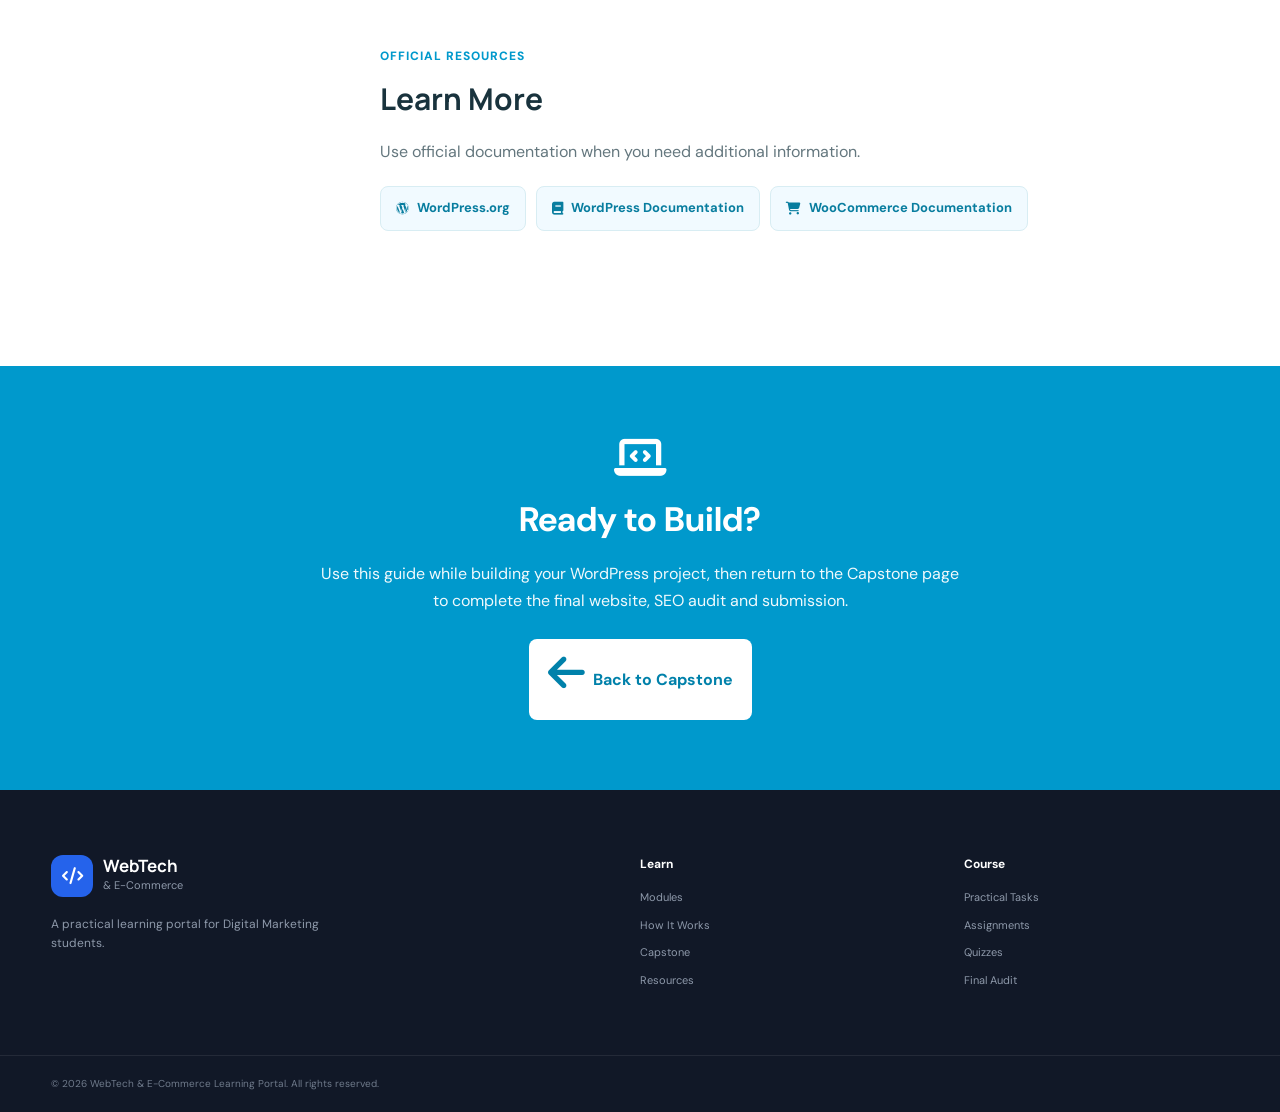
<file: wordpress-guide.html>
<!DOCTYPE html>
<html lang="en">

<head>
    <meta charset="UTF-8">
    <meta name="viewport" content="width=device-width, initial-scale=1.0">

    <title>WordPress Practical Guide | Web & E-Commerce Lab</title>

    <meta name="description"
        content="A practical step-by-step WordPress guide for Digital Marketing students covering WordPress setup, dashboard, themes, pages, menus, plugins, forms, WooCommerce, SEO and publishing.">

    <meta name="keywords"
        content="WordPress practical guide, WordPress tutorial, WordPress for Digital Marketing, WooCommerce, SEO, WordPress website">

    <meta name="author" content="ANK WebStudio">

    <link rel="icon" href="img/ank-logo.png">

    <!-- Google Fonts -->
    <link rel="preconnect" href="https://fonts.googleapis.com">
    <link rel="preconnect" href="https://fonts.gstatic.com" crossorigin>

    <link
        href="https://fonts.googleapis.com/css2?family=DM+Sans:wght@400;500;600;700&family=Manrope:wght@400;500;600;700;800&display=swap"
        rel="stylesheet">

    <!-- Font Awesome -->
    <link rel="stylesheet"
        href="https://cdnjs.cloudflare.com/ajax/libs/font-awesome/6.5.2/css/all.min.css">

    <!-- Main CSS -->
    <link rel="stylesheet" href="mystyle.css">

    <style>

        /* =========================================
           WORDPRESS GUIDE
        ========================================= */

        .wp-hero {
            padding: 95px 20px 75px;
            text-align: center;
            background: linear-gradient(180deg, #f3fbfe 0%, #ffffff 100%);
        }

        .wp-label {
            display: inline-block;
            padding: 8px 16px;
            border-radius: 30px;
            background: #e5f7fc;
            color: #0087b5;
            font-size: 13px;
            font-weight: 800;
            letter-spacing: 1px;
            text-transform: uppercase;
            margin-bottom: 20px;
        }

        .wp-hero h1 {
            max-width: 850px;
            margin: 0 auto 20px;
            font-family: "Manrope", sans-serif;
            font-size: clamp(36px, 6vw, 62px);
            line-height: 1.1;
            color: #172b35;
        }

        .wp-hero h1 span {
            color: #0099cc;
        }

        .wp-hero p {
            max-width: 760px;
            margin: auto;
            color: #687980;
            font-size: 17px;
            line-height: 1.8;
        }

        .wp-actions {
            display: flex;
            justify-content: center;
            flex-wrap: wrap;
            gap: 12px;
            margin-top: 30px;
        }

        .wp-btn {
            display: inline-flex;
            align-items: center;
            gap: 8px;
            padding: 12px 19px;
            border-radius: 8px;
            text-decoration: none;
            font-weight: 700;
            transition: 0.25s ease;
        }

        .wp-btn-primary {
            background: #0099cc;
            color: #ffffff;
        }

        .wp-btn-primary:hover {
            background: #007fa8;
            transform: translateY(-2px);
        }

        .wp-btn-outline {
            border: 1px solid #cce8f0;
            background: #ffffff;
            color: #087d9f;
        }

        .wp-btn-outline:hover {
            background: #eefaff;
        }


        /* =========================================
           PAGE LAYOUT
        ========================================= */

        .wp-layout {
            max-width: 1150px;
            margin: auto;
            padding: 70px 20px;
            display: grid;
            grid-template-columns: 250px 1fr;
            gap: 45px;
        }


        /* =========================================
           SIDE NAVIGATION
        ========================================= */

        .wp-sidebar {
            position: sticky;
            top: 25px;
            align-self: start;
            padding: 22px;
            border: 1px solid #dceff5;
            border-radius: 15px;
            background: #f8fcfd;
        }

        .wp-sidebar h3 {
            margin: 0 0 15px;
            color: #183640;
            font-size: 16px;
        }

        .wp-sidebar a {
            display: block;
            padding: 8px 0;
            color: #62767e;
            text-decoration: none;
            font-size: 13px;
            line-height: 1.4;
            transition: 0.2s ease;
        }

        .wp-sidebar a:hover {
            color: #0099cc;
            padding-left: 4px;
        }


        /* =========================================
           CONTENT
        ========================================= */

        .wp-content {
            min-width: 0;
        }

        .wp-section {
            scroll-margin-top: 30px;
            margin-bottom: 65px;
        }

        .wp-section-label {
            color: #0099cc;
            font-size: 12px;
            font-weight: 800;
            letter-spacing: 1px;
            text-transform: uppercase;
            margin-bottom: 8px;
        }

        .wp-section h2 {
            margin: 0 0 15px;
            font-family: "Manrope", sans-serif;
            font-size: 30px;
            color: #19333d;
        }

        .wp-section > p {
            color: #64777e;
            line-height: 1.8;
            margin: 0 0 20px;
        }


        /* =========================================
           INFO BOX
        ========================================= */

        .info-box {
            padding: 22px;
            margin: 20px 0;
            border-radius: 12px;
            border: 1px solid #d9edf3;
            background: #f5fbfd;
        }

        .info-box strong {
            display: block;
            margin-bottom: 8px;
            color: #1c4654;
        }

        .info-box p {
            margin: 0;
            color: #62767e;
            line-height: 1.7;
        }


        /* =========================================
           WARNING BOX
        ========================================= */

        .warning-box {
            padding: 22px;
            margin: 20px 0;
            border-radius: 12px;
            border: 1px solid #f0e3c7;
            background: #fffaf0;
        }

        .warning-box strong {
            display: block;
            margin-bottom: 8px;
            color: #77551e;
        }

        .warning-box p {
            margin: 0;
            color: #75664b;
            line-height: 1.7;
        }


        /* =========================================
           STEP CARD
        ========================================= */

        .step-card {
            padding: 25px;
            margin: 20px 0;
            border: 1px solid #deedf2;
            border-radius: 15px;
            background: #ffffff;
            box-shadow: 0 8px 25px rgba(0, 120, 160, 0.04);
        }

        .step-heading {
            display: flex;
            align-items: flex-start;
            gap: 15px;
            margin-bottom: 15px;
        }

        .step-number {
            flex: 0 0 auto;
            width: 40px;
            height: 40px;
            display: flex;
            align-items: center;
            justify-content: center;
            border-radius: 50%;
            background: #e5f7fc;
            color: #0087b5;
            font-weight: 800;
        }

        .step-heading h3 {
            margin: 5px 0 0;
            font-size: 18px;
            color: #1c343d;
        }

        .step-card p {
            color: #65777e;
            line-height: 1.7;
        }

        .step-list {
            margin: 12px 0 0;
            padding-left: 20px;
        }

        .step-list li {
            padding: 6px 0;
            color: #566970;
            line-height: 1.6;
        }


        /* =========================================
           PATH FLOW
        ========================================= */

        .path-flow {
            display: flex;
            align-items: center;
            flex-wrap: wrap;
            gap: 8px;
            margin: 25px 0;
        }

        .path-item {
            padding: 10px 14px;
            border-radius: 8px;
            background: #eefaff;
            color: #087d9f;
            font-size: 13px;
            font-weight: 700;
        }

        .path-arrow {
            color: #9aabb1;
        }


        /* =========================================
           COMPARISON
        ========================================= */

        .compare-table-wrap {
            overflow-x: auto;
            margin-top: 20px;
        }

        .compare-table {
            width: 100%;
            border-collapse: collapse;
            background: #ffffff;
        }

        .compare-table th,
        .compare-table td {
            padding: 14px 16px;
            border: 1px solid #e2edf0;
            text-align: left;
        }

        .compare-table th {
            background: #eefaff;
            color: #1e4654;
        }

        .compare-table td {
            color: #61737a;
            font-size: 14px;
            line-height: 1.5;
        }


        /* =========================================
           DASHBOARD GRID
        ========================================= */

        .dashboard-grid {
            display: grid;
            grid-template-columns: repeat(2, 1fr);
            gap: 15px;
            margin-top: 20px;
        }

        .dashboard-item {
            padding: 18px;
            border: 1px solid #e0edf1;
            border-radius: 12px;
            background: #ffffff;
        }

        .dashboard-item strong {
            display: block;
            color: #1d3b45;
            margin-bottom: 6px;
        }

        .dashboard-item span {
            color: #708087;
            font-size: 13px;
            line-height: 1.5;
        }


        /* =========================================
           PRACTICAL TASK
        ========================================= */

        .practical-box {
            padding: 28px;
            margin-top: 25px;
            border-radius: 15px;
            background: #effaff;
            border: 1px solid #cfeaf2;
        }

        .practical-box h3 {
            margin: 0 0 10px;
            color: #19404d;
        }

        .practical-box p {
            margin: 0 0 15px;
            color: #5d727a;
            line-height: 1.7;
        }

        .practical-box ul {
            margin: 0;
            padding-left: 20px;
        }

        .practical-box li {
            padding: 5px 0;
            color: #52666d;
        }


        /* =========================================
           CHECKLIST
        ========================================= */

        .wp-checklist {
            list-style: none;
            padding: 0;
            margin: 20px 0;
        }

        .wp-checklist li {
            position: relative;
            padding: 11px 0 11px 30px;
            border-bottom: 1px solid #edf3f5;
            color: #566970;
            line-height: 1.6;
        }

        .wp-checklist li::before {
            content: "\f058";
            font-family: "Font Awesome 6 Free";
            font-weight: 900;
            position: absolute;
            left: 0;
            color: #0099cc;
        }


        /* =========================================
           EXTERNAL LINKS
        ========================================= */

        .resource-links {
            display: flex;
            flex-wrap: wrap;
            gap: 10px;
            margin-top: 20px;
        }

        .resource-link {
            display: inline-flex;
            align-items: center;
            gap: 8px;
            padding: 11px 15px;
            border-radius: 8px;
            background: #f1faff;
            border: 1px solid #d8edf3;
            color: #087d9f;
            text-decoration: none;
            font-size: 13px;
            font-weight: 700;
        }

        .resource-link:hover {
            background: #e4f7fc;
        }


        /* =========================================
           FINAL CTA
        ========================================= */

        .wp-final {
            padding: 70px 20px;
            text-align: center;
            background: #0099cc;
            color: #ffffff;
        }

        .wp-final i {
            font-size: 42px;
            margin-bottom: 15px;
        }

        .wp-final h2 {
            margin: 0 0 12px;
            font-size: 34px;
        }

        .wp-final p {
            max-width: 650px;
            margin: auto;
            line-height: 1.7;
            opacity: 0.94;
        }

        .wp-final-actions {
            margin-top: 25px;
        }

        .wp-final .wp-btn {
            background: #ffffff;
            color: #0081aa;
        }


        /* =========================================
           RESPONSIVE
        ========================================= */

        @media (max-width: 850px) {

            .wp-layout {
                grid-template-columns: 1fr;
                gap: 30px;
            }

            .wp-sidebar {
                position: static;
            }

            .dashboard-grid {
                grid-template-columns: 1fr;
            }
        }

        @media (max-width: 600px) {

            .wp-hero {
                padding: 70px 18px 55px;
            }

            .wp-layout {
                padding: 50px 18px;
            }

            .wp-section h2 {
                font-size: 26px;
            }

            .step-card {
                padding: 20px;
            }

            .path-flow {
                align-items: flex-start;
                flex-direction: column;
            }

            .path-arrow {
                display: none;
            }

            .wp-actions {
                flex-direction: column;
                align-items: stretch;
            }

            .wp-btn {
                justify-content: center;
            }
        }

    </style>
</head>


<body>


    <!-- =========================
         HEADER
    ========================== -->

    <header class="site-header">

        <div class="container nav-container">

            <a href="index.html" class="logo">
                <span class="logo-icon">
                    <i class="fa-solid fa-code"></i>
                </span>

                <span>
                    <strong>WebTech</strong>
                    <small>& E-Commerce</small>
                </span>
            </a>

            <nav class="main-nav" id="mainNav">

                <a href="#home" class="active">Home</a>
                <a href="#modules">Modules</a>
                <a href="#learning-flow">How It Works</a>
                <a href="#capstone">Capstone</a>
                <a href="#resources">Resources</a>

            </nav>

            <button class="menu-toggle" id="menuToggle" aria-label="Open menu">
                <i class="fa-solid fa-bars"></i>
            </button>

        </div>

    </header>



    <!-- =========================================
         HERO
    ========================================== -->

    <section class="wp-hero">

        <span class="wp-label">
            Practical Guide
        </span>

        <h1>
            Build a Website with
            <span>WordPress</span>
        </h1>

        <p>
            Learn the complete practical workflow from setting up
            WordPress to creating pages, managing content,
            adding WooCommerce, applying SEO and publishing
            a professional website.
        </p>

        <div class="wp-actions">

            <a href="https://wordpress.org/"
               target="_blank"
               rel="noopener"
               class="wp-btn wp-btn-primary">

                <i class="fa-brands fa-wordpress"></i>
                WordPress.org

            </a>

            <a href="capstone.html"
               class="wp-btn wp-btn-outline">

                <i class="fa-solid fa-arrow-left"></i>
                Back to Capstone

            </a>

        </div>

    </section>


    <!-- =========================================
         MAIN CONTENT
    ========================================== -->

    <div class="wp-layout">


        <!-- =====================================
             SIDEBAR
        ====================================== -->

        <aside class="wp-sidebar">

            <h3>
                Guide Contents
            </h3>

            <a href="#what-is-wordpress">
                01. What is WordPress?
            </a>

            <a href="#wordpress-com-vs-org">
                02. WordPress.com vs WordPress.org
            </a>

            <a href="#domain-hosting">
                03. Domain & Hosting
            </a>

            <a href="#install-wordpress">
                04. Install WordPress
            </a>

            <a href="#login">
                05. Login to Dashboard
            </a>

            <a href="#dashboard">
                06. Understand Dashboard
            </a>

            <a href="#theme">
                07. Choose a Theme
            </a>

            <a href="#pages">
                08. Create Pages
            </a>

            <a href="#menu">
                09. Create Navigation
            </a>

            <a href="#plugins">
                10. Install Plugins
            </a>

            <a href="#forms">
                11. Contact Forms
            </a>

            <a href="#content">
                12. Website Content
            </a>

            <a href="#woocommerce">
                13. WooCommerce
            </a>

            <a href="#products">
                14. Add Products
            </a>

            <a href="#seo">
                15. Basic SEO
            </a>

            <a href="#security">
                16. Security & Backup
            </a>

            <a href="#testing">
                17. Test Website
            </a>

            <a href="#publish">
                18. Publish
            </a>

            <a href="#practical">
                19. Student Practical
            </a>

            <a href="#checklist">
                20. Final Checklist
            </a>

        </aside>


        <!-- =====================================
             CONTENT
        ====================================== -->

        <main class="wp-content">


            <!-- =================================
                 01 WHAT IS WORDPRESS
            ================================== -->

            <section class="wp-section" id="what-is-wordpress">

                <div class="wp-section-label">
                    Step 01
                </div>

                <h2>
                    What is WordPress?
                </h2>

                <p>
                    WordPress is a content management system (CMS)
                    used to create and manage websites without
                    manually coding every page.
                </p>

                <div class="info-box">

                    <strong>
                        In this course
                    </strong>

                    <p>
                        You will use WordPress to build and manage
                        a practical business website. You will learn
                        how to manage content from the dashboard,
                        install themes and plugins, and add
                        e-commerce functionality when required.
                    </p>

                </div>

                <div class="path-flow">

                    <span class="path-item">
                        Domain
                    </span>

                    <span class="path-arrow">
                        →
                    </span>

                    <span class="path-item">
                        Hosting
                    </span>

                    <span class="path-arrow">
                        →
                    </span>

                    <span class="path-item">
                        WordPress
                    </span>

                    <span class="path-arrow">
                        →
                    </span>

                    <span class="path-item">
                        Website
                    </span>

                    <span class="path-arrow">
                        →
                    </span>

                    <span class="path-item">
                        SEO
                    </span>

                    <span class="path-arrow">
                        →
                    </span>

                    <span class="path-item">
                        Publish
                    </span>

                </div>

            </section>


            <!-- =================================
                 02 COM VS ORG
            ================================== -->

            <section class="wp-section" id="wordpress-com-vs-org">

                <div class="wp-section-label">
                    Step 02
                </div>

                <h2>
                    WordPress.com vs WordPress.org
                </h2>

                <p>
                    These are related to WordPress, but they are
                    not the same setup.
                </p>

                <div class="compare-table-wrap">

                    <table class="compare-table">

                        <thead>

                            <tr>

                                <th>
                                    WordPress.com
                                </th>

                                <th>
                                    WordPress.org
                                </th>

                            </tr>

                        </thead>

                        <tbody>

                            <tr>

                                <td>
                                    Hosted platform
                                </td>

                                <td>
                                    WordPress software that you
                                    install on your own hosting
                                </td>

                            </tr>

                            <tr>

                                <td>
                                    Hosting is managed by the platform
                                </td>

                                <td>
                                    You choose your hosting provider
                                </td>

                            </tr>

                            <tr>

                                <td>
                                    Setup depends on the selected plan
                                </td>

                                <td>
                                    More control over website,
                                    plugins and hosting
                                </td>

                            </tr>

                            <tr>

                                <td>
                                    Good for learning the hosted service
                                </td>

                                <td>
                                    Suitable for learning
                                    self-hosted WordPress
                                </td>

                            </tr>

                        </tbody>

                    </table>

                </div>

                <div class="info-box">

                    <strong>
                        For this practical project
                    </strong>

                    <p>
                        We are learning the
                        <strong>self-hosted WordPress workflow</strong>:
                        choose hosting → install WordPress →
                        manage the website from the dashboard.
                    </p>

                </div>

            </section>


            <!-- =================================
                 03 DOMAIN HOSTING
            ================================== -->

            <section class="wp-section" id="domain-hosting">

                <div class="wp-section-label">
                    Step 03
                </div>

                <h2>
                    Domain & Hosting
                </h2>

                <p>
                    Before installing WordPress on a live website,
                    you need a domain and suitable hosting.
                </p>

                <div class="step-card">

                    <div class="step-heading">

                        <div class="step-number">
                            1
                        </div>

                        <h3>
                            Choose a Domain
                        </h3>

                    </div>

                    <p>
                        Choose a short, relevant and easy-to-remember
                        domain name for your project.
                    </p>

                    <ul class="step-list">

                        <li>
                            Keep it simple.
                        </li>

                        <li>
                            Avoid unnecessary numbers and symbols.
                        </li>

                        <li>
                            Choose an extension suitable for the project.
                        </li>

                    </ul>

                </div>


                <div class="step-card">

                    <div class="step-heading">

                        <div class="step-number">
                            2
                        </div>

                        <h3>
                            Choose Hosting
                        </h3>

                    </div>

                    <p>
                        Choose hosting that supports WordPress and
                        provides the resources required for your project.
                    </p>

                    <ul class="step-list">

                        <li>
                            WordPress support
                        </li>

                        <li>
                            SSL/HTTPS
                        </li>

                        <li>
                            Database support
                        </li>

                        <li>
                            Control panel
                        </li>

                        <li>
                            Backup and security options
                        </li>

                    </ul>

                </div>


                <div class="resource-links">

                    <a href="https://www.squarebrothers.in/"
                       target="_blank"
                       rel="noopener"
                       class="resource-link">

                        <i class="fa-solid fa-globe"></i>
                        Domain / Hosting Provider

                    </a>

                </div>

            </section>


            <!-- =================================
                 04 INSTALL WORDPRESS
            ================================== -->

            <section class="wp-section" id="install-wordpress">

                <div class="wp-section-label">
                    Step 04
                </div>

                <h2>
                    Install WordPress on Hosting
                </h2>

                <p>
                    Most WordPress-compatible hosting providers offer
                    an installer from the hosting control panel.
                </p>

                <div class="step-card">

                    <div class="step-heading">

                        <div class="step-number">
                            1
                        </div>

                        <h3>
                            Login to Hosting Control Panel
                        </h3>

                    </div>

                    <p>
                        Use the login details provided by your
                        hosting provider.
                    </p>

                </div>


                <div class="step-card">

                    <div class="step-heading">

                        <div class="step-number">
                            2
                        </div>

                        <h3>
                            Find the WordPress Installer
                        </h3>

                    </div>

                    <p>
                        Look for a WordPress installer or application
                        installer in the hosting dashboard.
                    </p>

                </div>


                <div class="step-card">

                    <div class="step-heading">

                        <div class="step-number">
                            3
                        </div>

                        <h3>
                            Enter Website Details
                        </h3>

                    </div>

                    <ul class="step-list">

                        <li>
                            Website name
                        </li>

                        <li>
                            Admin username
                        </li>

                        <li>
                            Strong admin password
                        </li>

                        <li>
                            Admin email
                        </li>

                    </ul>

                </div>


                <div class="step-card">

                    <div class="step-heading">

                        <div class="step-number">
                            4
                        </div>

                        <h3>
                            Complete Installation
                        </h3>

                    </div>

                    <p>
                        Complete the installation and open your
                        WordPress admin area.
                    </p>

                </div>

            </section>


            <!-- =================================
                 05 LOGIN
            ================================== -->

            <section class="wp-section" id="login">

                <div class="wp-section-label">
                    Step 05
                </div>

                <h2>
                    Login to WordPress Dashboard
                </h2>

                <p>
                    After installation, use the WordPress admin
                    login page to manage your website.
                </p>

                <div class="info-box">

                    <strong>
                        Common admin URL
                    </strong>

                    <p>
                        <code>https://yourdomain.com/wp-admin</code>
                    </p>

                </div>

                <div class="warning-box">

                    <strong>
                        Security Tip
                    </strong>

                    <p>
                        Never share your WordPress admin password
                        with others. Use a strong password and
                        enable additional security where available.
                    </p>

                </div>

            </section>


            <!-- =================================
                 06 DASHBOARD
            ================================== -->

            <section class="wp-section" id="dashboard">

                <div class="wp-section-label">
                    Step 06
                </div>

                <h2>
                    Understand the WordPress Dashboard
                </h2>

                <p>
                    The dashboard is the control area from which
                    you manage your website.
                </p>

                <div class="dashboard-grid">

                    <div class="dashboard-item">
                        <strong>Posts</strong>
                        <span>
                            Create and manage blog content.
                        </span>
                    </div>

                    <div class="dashboard-item">
                        <strong>Pages</strong>
                        <span>
                            Create static website pages.
                        </span>
                    </div>

                    <div class="dashboard-item">
                        <strong>Media</strong>
                        <span>
                            Upload and manage images and files.
                        </span>
                    </div>

                    <div class="dashboard-item">
                        <strong>Appearance</strong>
                        <span>
                            Manage themes and website appearance.
                        </span>
                    </div>

                    <div class="dashboard-item">
                        <strong>Plugins</strong>
                        <span>
                            Add additional website functionality.
                        </span>
                    </div>

                    <div class="dashboard-item">
                        <strong>Settings</strong>
                        <span>
                            Configure important website settings.
                        </span>
                    </div>

                </div>

            </section>


            <!-- =================================
                 07 THEME
            ================================== -->

            <section class="wp-section" id="theme">

                <div class="wp-section-label">
                    Step 07
                </div>

                <h2>
                    Choose and Configure a Theme
                </h2>

                <p>
                    A WordPress theme controls much of the visual
                    appearance and layout of the website.
                </p>

                <div class="step-card">

                    <div class="step-heading">

                        <div class="step-number">
                            1
                        </div>

                        <h3>
                            Open Themes
                        </h3>

                    </div>

                    <p>
                        Go to the Appearance section of your
                        WordPress dashboard and explore the
                        available themes.
                    </p>

                </div>


                <div class="step-card">

                    <div class="step-heading">

                        <div class="step-number">
                            2
                        </div>

                        <h3>
                            Choose a Suitable Theme
                        </h3>

                    </div>

                    <ul class="step-list">

                        <li>
                            Suitable for the business
                        </li>

                        <li>
                            Mobile responsive
                        </li>

                        <li>
                            Clean navigation
                        </li>

                        <li>
                            Easy to customize
                        </li>

                        <li>
                            Good performance
                        </li>

                    </ul>

                </div>


                <div class="practical-box">

                    <h3>
                        Student Task
                    </h3>

                    <p>
                        Select one theme and explain why it is
                        suitable for your chosen business.
                    </p>

                </div>

            </section>


            <!-- =================================
                 08 PAGES
            ================================== -->

            <section class="wp-section" id="pages">

                <div class="wp-section-label">
                    Step 08
                </div>

                <h2>
                    Create Website Pages
                </h2>

                <p>
                    Create the pages planned during Module 3.
                </p>

                <div class="info-box">

                    <strong>
                        Example Business Website
                    </strong>

                    <p>
                        Home → About → Services → Blog → Contact
                    </p>

                </div>

                <div class="step-card">

                    <div class="step-heading">

                        <div class="step-number">
                            1
                        </div>

                        <h3>
                            Create the Required Pages
                        </h3>

                    </div>

                    <ul class="step-list">

                        <li>
                            Home
                        </li>

                        <li>
                            About
                        </li>

                        <li>
                            Services / Products
                        </li>

                        <li>
                            Contact
                        </li>

                        <li>
                            Privacy Policy
                        </li>

                    </ul>

                </div>


                <div class="practical-box">

                    <h3>
                        Student Task
                    </h3>

                    <p>
                        Create the pages required for your chosen
                        business and add meaningful content to each page.
                    </p>

                </div>

            </section>


            <!-- =================================
                 09 MENU
            ================================== -->

            <section class="wp-section" id="menu">

                <div class="wp-section-label">
                    Step 09
                </div>

                <h2>
                    Create Navigation Menu
                </h2>

                <p>
                    Users should be able to move between important
                    pages easily.
                </p>

                <div class="step-card">

                    <div class="step-heading">

                        <div class="step-number">
                            1
                        </div>

                        <h3>
                            Plan Navigation
                        </h3>

                    </div>

                    <p>
                        Use the website structure created in Module 3.
                    </p>

                </div>


                <div class="step-card">

                    <div class="step-heading">

                        <div class="step-number">
                            2
                        </div>

                        <h3>
                            Add Important Pages
                        </h3>

                    </div>

                    <p>
                        Add the required pages to your website navigation.
                    </p>

                </div>


                <div class="practical-box">

                    <h3>
                        Student Task
                    </h3>

                    <p>
                        Create a clear navigation menu and test every
                        menu item on desktop and mobile.
                    </p>

                </div>

            </section>


            <!-- =================================
                 10 PLUGINS
            ================================== -->

            <section class="wp-section" id="plugins">

                <div class="wp-section-label">
                    Step 10
                </div>

                <h2>
                    Install and Manage Plugins
                </h2>

                <p>
                    Plugins add additional functionality to WordPress.
                </p>

                <div class="info-box">

                    <strong>
                        Examples
                    </strong>

                    <p>
                        Contact forms, SEO, security, caching,
                        analytics, e-commerce and other features
                        can be added through suitable plugins.
                    </p>

                </div>

                <div class="warning-box">

                    <strong>
                        Important
                    </strong>

                    <p>
                        Do not install unnecessary plugins.
                        Too many plugins can make website management
                        and maintenance more difficult.
                    </p>

                </div>

                <div class="practical-box">

                    <h3>
                        Student Task
                    </h3>

                    <p>
                        Identify the functionality your website needs
                        and select only the necessary plugins.
                    </p>

                </div>

            </section>


            <!-- =================================
                 11 FORMS
            ================================== -->

            <section class="wp-section" id="forms">

                <div class="wp-section-label">
                    Step 11
                </div>

                <h2>
                    Add a Contact Form
                </h2>

                <p>
                    A business website should provide a simple way
                    for visitors to contact the business.
                </p>

                <div class="step-card">

                    <div class="step-heading">

                        <div class="step-number">
                            1
                        </div>

                        <h3>
                            Choose a Form Solution
                        </h3>

                    </div>

                    <p>
                        Use a suitable WordPress form plugin or
                        form solution supported by your setup.
                    </p>

                </div>


                <div class="step-card">

                    <div class="step-heading">

                        <div class="step-number">
                            2
                        </div>

                        <h3>
                            Create the Form
                        </h3>

                    </div>

                    <ul class="step-list">

                        <li>
                            Name
                        </li>

                        <li>
                            Email
                        </li>

                        <li>
                            Phone number when necessary
                        </li>

                        <li>
                            Message
                        </li>

                        <li>
                            Submit button
                        </li>

                    </ul>

                </div>


                <div class="practical-box">

                    <h3>
                        Student Task
                    </h3>

                    <p>
                        Submit a test enquiry and verify that the
                        website receives the enquiry correctly.
                    </p>

                </div>

            </section>


            <!-- =================================
                 12 CONTENT
            ================================== -->

            <section class="wp-section" id="content">

                <div class="wp-section-label">
                    Step 12
                </div>

                <h2>
                    Add Website Content
                </h2>

                <p>
                    Now add the actual content planned for your business.
                </p>

                <div class="step-card">

                    <div class="step-heading">

                        <div class="step-number">
                            1
                        </div>

                        <h3>
                            Write Useful Content
                        </h3>

                    </div>

                    <ul class="step-list">

                        <li>
                            Clear headings
                        </li>

                        <li>
                            Short readable paragraphs
                        </li>

                        <li>
                            Relevant images
                        </li>

                        <li>
                            Business information
                        </li>

                        <li>
                            Clear calls to action
                        </li>

                    </ul>

                </div>


                <div class="info-box">

                    <strong>
                        AI Content Reminder
                    </strong>

                    <p>
                        AI can help create drafts, ideas and variations,
                        but students must review facts, wording,
                        accuracy and usefulness before publishing.
                    </p>

                </div>

            </section>


            <!-- =================================
                 13 WOOCOMMERCE
            ================================== -->

            <section class="wp-section" id="woocommerce">

                <div class="wp-section-label">
                    Step 13
                </div>

                <h2>
                    Set Up WooCommerce
                </h2>

                <p>
                    If your project is an e-commerce website,
                    WooCommerce can be used to add online store
                    functionality to WordPress.
                </p>

                <div class="path-flow">

                    <span class="path-item">
                        WordPress
                    </span>

                    <span class="path-arrow">
                        →
                    </span>

                    <span class="path-item">
                        WooCommerce
                    </span>

                    <span class="path-arrow">
                        →
                    </span>

                    <span class="path-item">
                        Products
                    </span>

                    <span class="path-arrow">
                        →
                    </span>

                    <span class="path-item">
                        Cart
                    </span>

                    <span class="path-arrow">
                        →
                    </span>

                    <span class="path-item">
                        Checkout
                    </span>

                    <span class="path-arrow">
                        →
                    </span>

                    <span class="path-item">
                        Orders
                    </span>

                </div>

                <div class="step-card">

                    <div class="step-heading">

                        <div class="step-number">
                            1
                        </div>

                        <h3>
                            Install WooCommerce
                        </h3>

                    </div>

                    <p>
                        Install and activate WooCommerce from
                        the WordPress plugin area.
                    </p>

                </div>


                <div class="step-card">

                    <div class="step-heading">

                        <div class="step-number">
                            2
                        </div>

                        <h3>
                            Complete Store Setup
                        </h3>

                    </div>

                    <ul class="step-list">

                        <li>
                            Store location
                        </li>

                        <li>
                            Currency
                        </li>

                        <li>
                            Product settings
                        </li>

                        <li>
                            Shipping settings when applicable
                        </li>

                        <li>
                            Payment settings when applicable
                        </li>

                    </ul>

                </div>

            </section>


            <!-- =================================
                 14 PRODUCTS
            ================================== -->

            <section class="wp-section" id="products">

                <div class="wp-section-label">
                    Step 14
                </div>

                <h2>
                    Add Products
                </h2>

                <p>
                    Create a small product catalogue for your
                    e-commerce project.
                </p>

                <div class="step-card">

                    <div class="step-heading">

                        <div class="step-number">
                            1
                        </div>

                        <h3>
                            Create Product Categories
                        </h3>

                    </div>

                    <p>
                        Use the category structure planned in Module 3.
                    </p>

                </div>


                <div class="step-card">

                    <div class="step-heading">

                        <div class="step-number">
                            2
                        </div>

                        <h3>
                            Add Products
                        </h3>

                    </div>

                    <ul class="step-list">

                        <li>
                            Product name
                        </li>

                        <li>
                            Description
                        </li>

                        <li>
                            Product image
                        </li>

                        <li>
                            Price
                        </li>

                        <li>
                            Category
                        </li>

                        <li>
                            Stock information when applicable
                        </li>

                    </ul>

                </div>


                <div class="practical-box">

                    <h3>
                        Student Task
                    </h3>

                    <p>
                        Create at least 3 categories and 10 products
                        for the final e-commerce project.
                    </p>

                </div>

            </section>


            <!-- =================================
                 15 SEO
            ================================== -->

            <section class="wp-section" id="seo">

                <div class="wp-section-label">
                    Step 15
                </div>

                <h2>
                    Apply Basic SEO
                </h2>

                <p>
                    Your WordPress website should be optimized so
                    search engines can understand and discover it.
                </p>

                <div class="dashboard-grid">

                    <div class="dashboard-item">

                        <strong>
                            SEO Title
                        </strong>

                        <span>
                            Create a clear and relevant page title.
                        </span>

                    </div>


                    <div class="dashboard-item">

                        <strong>
                            Meta Description
                        </strong>

                        <span>
                            Write a useful description that matches
                            the page content.
                        </span>

                    </div>


                    <div class="dashboard-item">

                        <strong>
                            URL
                        </strong>

                        <span>
                            Keep URLs short and meaningful.
                        </span>

                    </div>


                    <div class="dashboard-item">

                        <strong>
                            Headings
                        </strong>

                        <span>
                            Use logical H1, H2 and H3 structure.
                        </span>

                    </div>


                    <div class="dashboard-item">

                        <strong>
                            Images
                        </strong>

                        <span>
                            Compress images and add useful alt text.
                        </span>

                    </div>


                    <div class="dashboard-item">

                        <strong>
                            Internal Links
                        </strong>

                        <span>
                            Connect related pages naturally.
                        </span>

                    </div>

                </div>


                <div class="info-box">

                    <strong>
                        Continue with Module 6 & Module 7
                    </strong>

                    <p>
                        Use the SEO concepts from Module 6 and the
                        tools and Search Console workflow from Module 7
                        to complete the optimization and audit.
                    </p>

                </div>

            </section>


            <!-- =================================
                 16 SECURITY
            ================================== -->

            <section class="wp-section" id="security">

                <div class="wp-section-label">
                    Step 16
                </div>

                <h2>
                    Basic Security & Backup
                </h2>

                <p>
                    Website security is part of responsible website management.
                </p>

                <ul class="wp-checklist">

                    <li>
                        Use a strong administrator password.
                    </li>

                    <li>
                        Keep WordPress updated.
                    </li>

                    <li>
                        Keep themes and plugins updated.
                    </li>

                    <li>
                        Remove unused plugins and themes.
                    </li>

                    <li>
                        Use HTTPS.
                    </li>

                    <li>
                        Maintain regular backups.
                    </li>

                    <li>
                        Use appropriate user roles.
                    </li>

                </ul>

            </section>


            <!-- =================================
                 17 TEST
            ================================== -->

            <section class="wp-section" id="testing">

                <div class="wp-section-label">
                    Step 17
                </div>

                <h2>
                    Test the Website
                </h2>

                <p>
                    Before publishing the final project, test the
                    website as a real visitor would use it.
                </p>

                <ul class="wp-checklist">

                    <li>
                        Homepage loads correctly.
                    </li>

                    <li>
                        Navigation links work.
                    </li>

                    <li>
                        Contact form works.
                    </li>

                    <li>
                        Images load correctly.
                    </li>

                    <li>
                        Website works on mobile.
                    </li>

                    <li>
                        HTTPS works correctly.
                    </li>

                    <li>
                        Product pages work if e-commerce is used.
                    </li>

                    <li>
                        Cart and checkout flow are tested if applicable.
                    </li>

                </ul>

            </section>


            <!-- =================================
                 18 PUBLISH
            ================================== -->

            <section class="wp-section" id="publish">

                <div class="wp-section-label">
                    Step 18
                </div>

                <h2>
                    Publish the Website
                </h2>

                <p>
                    Once the website is complete and tested,
                    it is ready to be presented as your final project.
                </p>

                <div class="path-flow">

                    <span class="path-item">
                        Build
                    </span>

                    <span class="path-arrow">
                        →
                    </span>

                    <span class="path-item">
                        Test
                    </span>

                    <span class="path-arrow">
                        →
                    </span>

                    <span class="path-item">
                        SEO
                    </span>

                    <span class="path-arrow">
                        →
                    </span>

                    <span class="path-item">
                        Search Console
                    </span>

                    <span class="path-arrow">
                        →
                    </span>

                    <span class="path-item">
                        Audit
                    </span>

                    <span class="path-arrow">
                        →
                    </span>

                    <span class="path-item">
                        Submit
                    </span>

                </div>

            </section>


            <!-- =================================
                 19 PRACTICAL
            ================================== -->

            <section class="wp-section" id="practical">

                <div class="wp-section-label">
                    Step 19
                </div>

                <h2>
                    Student Practical
                </h2>

                <p>
                    Now build your own WordPress website by following
                    the workflow you learned above.
                </p>

                <div class="practical-box">

                    <h3>
                        Your Task
                    </h3>

                    <ul>

                        <li>
                            Choose a business.
                        </li>

                        <li>
                            Choose a domain.
                        </li>

                        <li>
                            Set up suitable hosting.
                        </li>

                        <li>
                            Install WordPress.
                        </li>

                        <li>
                            Select a suitable theme.
                        </li>

                        <li>
                            Create the required pages.
                        </li>

                        <li>
                            Create navigation.
                        </li>

                        <li>
                            Add necessary plugins.
                        </li>

                        <li>
                            Add a contact form.
                        </li>

                        <li>
                            Add WooCommerce if your project is an
                            e-commerce website.
                        </li>

                        <li>
                            Add and optimize content.
                        </li>

                        <li>
                            Apply basic SEO.
                        </li>

                        <li>
                            Connect Google Search Console.
                        </li>

                        <li>
                            Test and audit the website.
                        </li>

                        <li>
                            Submit the final project.
                        </li>

                    </ul>

                </div>

            </section>


            <!-- =================================
                 20 CHECKLIST
            ================================== -->

            <section class="wp-section" id="checklist">

                <div class="wp-section-label">
                    Step 20
                </div>

                <h2>
                    Final WordPress Checklist
                </h2>

                <p>
                    Check everything before submitting your project.
                </p>

                <ul class="wp-checklist">

                    <li>
                        Domain is connected correctly.
                    </li>

                    <li>
                        HTTPS is working.
                    </li>

                    <li>
                        WordPress is updated.
                    </li>

                    <li>
                        Theme is configured correctly.
                    </li>

                    <li>
                        Required pages are created.
                    </li>

                    <li>
                        Navigation is working.
                    </li>

                    <li>
                        Contact form is tested.
                    </li>

                    <li>
                        Necessary plugins are installed.
                    </li>

                    <li>
                        WooCommerce is configured if required.
                    </li>

                    <li>
                        Products and categories are added if required.
                    </li>

                    <li>
                        Cart and checkout are tested if required.
                    </li>

                    <li>
                        SEO basics are completed.
                    </li>

                    <li>
                        Website is mobile responsive.
                    </li>

                    <li>
                        Website is tested on the final domain.
                    </li>

                    <li>
                        Search Console is connected.
                    </li>

                    <li>
                        Final SEO audit is completed.
                    </li>

                </ul>

            </section>


            <!-- =================================
                 RESOURCES
            ================================== -->

            <section class="wp-section">

                <div class="wp-section-label">
                    Official Resources
                </div>

                <h2>
                    Learn More
                </h2>

                <p>
                    Use official documentation when you need
                    additional information.
                </p>

                <div class="resource-links">

                    <a href="https://wordpress.org/"
                       target="_blank"
                       rel="noopener"
                       class="resource-link">

                        <i class="fa-brands fa-wordpress"></i>
                        WordPress.org

                    </a>


                    <a href="https://wordpress.org/documentation/"
                       target="_blank"
                       rel="noopener"
                       class="resource-link">

                        <i class="fa-solid fa-book"></i>
                        WordPress Documentation

                    </a>


                    <a href="https://woocommerce.com/documentation/"
                       target="_blank"
                       rel="noopener"
                       class="resource-link">

                        <i class="fa-solid fa-cart-shopping"></i>
                        WooCommerce Documentation

                    </a>

                </div>

            </section>

        </main>

    </div>


    <!-- =========================================
         FINAL CTA
    ========================================== -->

    <section class="wp-final">

        <i class="fa-solid fa-laptop-code"></i>

        <h2>
            Ready to Build?
        </h2>

        <p>
            Use this guide while building your WordPress project,
            then return to the Capstone page to complete the final
            website, SEO audit and submission.
        </p>

        <div class="wp-final-actions">

            <a href="capstone.html" class="wp-btn">

                <i class="fa-solid fa-arrow-left"></i>
                Back to Capstone

            </a>

        </div>

    </section>


   <!-- =========================
         FOOTER
    ========================== -->

    <footer class="site-footer">

        <div class="container footer-content">

            <div class="footer-brand">

                <a href="index.html" class="logo">

                    <span class="logo-icon">
                        <i class="fa-solid fa-code"></i>
                    </span>

                    <span>
                        <strong>WebTech</strong>
                        <small>& E-Commerce</small>
                    </span>

                </a>

                <p>
                    A practical learning portal for Digital Marketing
                    students.
                </p>

            </div>


            <div class="footer-links">

                <h4>Learn</h4>

                <a href="index.html#modules">Modules</a>
                <a href="index.html#learning-flow">How It Works</a>
                <a href="index.html#capstone">Capstone</a>
                <a href="index.html#resources">Resources</a>

            </div>


            <div class="footer-links">

                <h4>Course</h4>

                <a href="#">Practical Tasks</a>
                <a href="#">Assignments</a>
                <a href="#">Quizzes</a>
                <a href="#">Final Audit</a>

            </div>

        </div>


        <div class="footer-bottom">

            <div class="container">

                <p>
                    © <span id="currentYear"></span>
                    WebTech & E-Commerce Learning Portal.
                    All rights reserved.
                </p>

            </div>

        </div>

    </footer>


    <!-- =========================================
         JAVASCRIPT
    ========================================== -->

    <script>

        document.getElementById("currentYear").textContent =
            new Date().getFullYear();

    </script>

</body>

</html>
</file>
<file: mystyle.css>
/* ==========================================
   ROOT
========================================== */

:root {
    --primary: #2563eb;
    --primary-dark: #1d4ed8;
    --primary-light: #eff6ff;

    --text-dark: #172033;
    --text: #526071;
    --text-light: #7b8797;

    --white: #ffffff;
    --background: #f7f9fc;
    --border: #e7ebf2;

    --blue: #2563eb;
    --purple: #7c3aed;
    --green: #059669;
    --orange: #ea580c;
    --pink: #db2777;
    --teal: #0891b2;

    --shadow: 0 12px 35px rgba(24, 39, 75, 0.08);
    --shadow-hover: 0 18px 45px rgba(24, 39, 75, 0.13);

    --radius: 18px;
}


/* ==========================================
   RESET
========================================== */

* {
    margin: 0;
    padding: 0;
    box-sizing: border-box;
}

html {
    scroll-behavior: smooth;
}

body {
    font-family: "DM Sans", sans-serif;
    color: var(--text-dark);
    background: var(--white);
    line-height: 1.6;
}

a {
    text-decoration: none;
    color: inherit;
}

button {
    font-family: inherit;
}

.container {
    width: min(1180px, 92%);
    margin: auto;
}


/* ==========================================
   HEADER
========================================== */

.site-header {
    position: sticky;
    top: 0;
    z-index: 1000;

    background: rgba(255, 255, 255, 0.94);
    backdrop-filter: blur(15px);

    border-bottom: 1px solid rgba(231, 235, 242, 0.8);
}

.nav-container {
    height: 76px;

    display: flex;
    align-items: center;
    justify-content: space-between;
}


/* Logo */

.logo {
    display: flex;
    align-items: center;
    gap: 10px;

    color: var(--text-dark);
}

.logo-icon {
    width: 42px;
    height: 42px;

    display: flex;
    align-items: center;
    justify-content: center;

    background: var(--primary);
    color: white;

    border-radius: 12px;

    font-size: 17px;
}

.logo strong {
    display: block;

    font-family: "Manrope", sans-serif;
    font-size: 17px;
    line-height: 1.1;
}

.logo small {
    display: block;

    color: var(--text-light);
    font-size: 11px;
    margin-top: 2px;
}


/* Navigation */

.main-nav {
    display: flex;
    align-items: center;
    gap: 30px;
}

.main-nav a {
    position: relative;

    color: var(--text);
    font-size: 14px;
    font-weight: 600;

    transition: 0.25s ease;
}

.main-nav a:hover,
.main-nav a.active {
    color: var(--primary);
}

.main-nav a.active::after {
    content: "";

    position: absolute;
    left: 0;
    right: 0;
    bottom: -9px;

    height: 2px;

    background: var(--primary);
    border-radius: 10px;
}

.menu-toggle {
    display: none;

    border: none;
    background: transparent;

    font-size: 22px;
    color: var(--text-dark);

    cursor: pointer;
}


/* ==========================================
   HERO
========================================== */

.hero {
    padding: 90px 0 100px;

    background:
        radial-gradient(circle at 85% 25%, rgba(37, 99, 235, 0.08), transparent 30%),
        radial-gradient(circle at 10% 70%, rgba(124, 58, 237, 0.05), transparent 28%),
        var(--background);

    overflow: hidden;
}

.hero-grid {
    display: grid;
    grid-template-columns: 1fr 0.95fr;
    align-items: center;
    gap: 70px;
}

.eyebrow {
    display: inline-flex;
    align-items: center;
    gap: 8px;

    padding: 7px 13px;

    border-radius: 30px;

    background: var(--primary-light);
    color: var(--primary);

    font-size: 12px;
    font-weight: 700;
}

.hero h1 {
    max-width: 650px;

    margin: 20px 0;

    font-family: "Manrope", sans-serif;
    font-size: clamp(42px, 5vw, 64px);
    line-height: 1.08;
    letter-spacing: -2px;
}

.hero h1 span {
    display: block;
    color: var(--primary);
}

.hero-description {
    max-width: 600px;

    color: var(--text);
    font-size: 17px;
    line-height: 1.8;
}

.hero-buttons {
    display: flex;
    gap: 12px;

    margin-top: 32px;
}

.btn {
    display: inline-flex;
    align-items: center;
    justify-content: center;
    gap: 10px;

    padding: 13px 21px;

    border-radius: 10px;

    font-size: 14px;
    font-weight: 700;

    transition: 0.25s ease;
}

.btn-primary {
    background: var(--primary);
    color: white;

    box-shadow: 0 8px 20px rgba(37, 99, 235, 0.2);
}

.btn-primary:hover {
    background: var(--primary-dark);
    transform: translateY(-2px);
}

.btn-secondary {
    background: white;
    color: var(--text-dark);

    border: 1px solid var(--border);
}

.btn-secondary:hover {
    border-color: var(--primary);
    color: var(--primary);
}

.hero-note {
    display: flex;
    align-items: center;
    gap: 8px;

    margin-top: 22px;

    color: var(--text-light);
    font-size: 13px;
}

.hero-note i {
    color: var(--green);
}


/* ==========================================
   HERO VISUAL
========================================== */

.hero-visual {
    position: relative;

    min-height: 500px;

    display: flex;
    align-items: center;
    justify-content: center;
}

.learning-card {
    width: min(430px, 100%);

    padding: 25px;

    background: white;

    border: 1px solid var(--border);
    border-radius: 22px;

    box-shadow: var(--shadow);
}

.card-top {
    display: flex;
    align-items: center;
    justify-content: space-between;

    padding-bottom: 20px;

    border-bottom: 1px solid var(--border);
}

.small-label {
    color: var(--text-light);

    font-size: 9px;
    font-weight: 700;
    letter-spacing: 1px;
}

.card-top h3 {
    margin-top: 5px;

    font-family: "Manrope", sans-serif;
    font-size: 17px;
}

.progress-circle {
    width: 58px;
    height: 58px;

    display: flex;
    flex-direction: column;
    align-items: center;
    justify-content: center;

    background: var(--primary-light);

    border-radius: 50%;

    color: var(--primary);
}

.progress-circle span {
    font-size: 18px;
    font-weight: 800;
    line-height: 1;
}

.progress-circle small {
    font-size: 8px;
}


/* Path */

.path-list {
    padding-top: 10px;
}

.path-item {
    display: flex;
    align-items: center;
    gap: 12px;

    padding: 13px 5px;

    border-bottom: 1px solid #f0f2f5;
}

.path-icon {
    width: 36px;
    height: 36px;

    flex-shrink: 0;

    display: flex;
    align-items: center;
    justify-content: center;

    background: var(--primary-light);
    color: var(--primary);

    border-radius: 10px;

    font-size: 13px;
}

.path-item div:nth-child(2) {
    flex: 1;
}

.path-item strong {
    display: block;

    font-size: 12px;
}

.path-item small {
    display: block;

    color: var(--text-light);
    font-size: 10px;
}

.status-icon {
    color: var(--green);
    font-size: 12px;
}

.number {
    color: #a0a8b4;
    font-size: 11px;
    font-weight: 700;
}


/* Floating cards */

.floating-card {
    position: absolute;

    display: flex;
    align-items: center;
    gap: 10px;

    padding: 12px 15px;

    background: white;

    border: 1px solid var(--border);
    border-radius: 12px;

    box-shadow: var(--shadow);

    animation: float 4s ease-in-out infinite;
}

.floating-card i {
    width: 32px;
    height: 32px;

    display: flex;
    align-items: center;
    justify-content: center;

    border-radius: 9px;

    background: var(--primary-light);
    color: var(--primary);

    font-size: 13px;
}

.floating-card strong {
    display: block;
    font-size: 11px;
}

.floating-card small {
    display: block;
    color: var(--text-light);
    font-size: 9px;
}

.floating-card-one {
    top: 65px;
    right: -15px;
}

.floating-card-two {
    bottom: 65px;
    left: -15px;

    animation-delay: 1.5s;
}

@keyframes float {
    0%,
    100% {
        transform: translateY(0);
    }

    50% {
        transform: translateY(-8px);
    }
}


/* ==========================================
   SECTION COMMON
========================================== */

section {
    scroll-margin-top: 80px;
}

.section-heading {
    margin-bottom: 45px;

    display: flex;
    align-items: flex-end;
    justify-content: space-between;
    gap: 30px;
}

.section-heading.centered {
    display: block;
    text-align: center;
    max-width: 700px;
    margin-left: auto;
    margin-right: auto;
}

.section-label {
    display: inline-block;

    color: var(--primary);

    font-size: 11px;
    font-weight: 800;
    letter-spacing: 1.4px;
}

.section-heading h2 {
    margin-top: 8px;

    font-family: "Manrope", sans-serif;
    font-size: clamp(30px, 4vw, 43px);
    line-height: 1.15;
    letter-spacing: -1px;
}

.section-heading h2 span {
    color: var(--primary);
}

.section-heading p {
    max-width: 420px;

    color: var(--text);
    font-size: 14px;
}


/* ==========================================
   INTRO
========================================== */

.intro-section {
    padding: 90px 0 50px;
}

.intro-section .section-heading {
    margin-bottom: 0;
}


/* ==========================================
   MODULES
========================================== */

.modules-section {
    padding: 50px 0 100px;
    background: var(--background);
}

.modules-grid {
    display: grid;

    grid-template-columns: repeat(4, 1fr);

    gap: 18px;
}

.module-card {
    position: relative;

    padding: 25px;

    background: white;

    border: 1px solid var(--border);
    border-radius: var(--radius);

    transition: 0.3s ease;
}

.module-card:hover {
    transform: translateY(-5px);
    box-shadow: var(--shadow-hover);
    border-color: #d7e2f5;
}

.module-number {
    position: absolute;

    top: 20px;
    right: 20px;

    color: #d9dee7;

    font-size: 11px;
    font-weight: 800;
}

.module-icon {
    width: 47px;
    height: 47px;

    display: flex;
    align-items: center;
    justify-content: center;

    margin-bottom: 20px;

    border-radius: 13px;

    font-size: 18px;
}

.module-icon.blue {
    background: #eff6ff;
    color: var(--blue);
}

.module-icon.purple {
    background: #f5f3ff;
    color: var(--purple);
}

.module-icon.green {
    background: #ecfdf5;
    color: var(--green);
}

.module-icon.orange {
    background: #fff7ed;
    color: var(--orange);
}

.module-icon.pink {
    background: #fdf2f8;
    color: var(--pink);
}

.module-icon.teal {
    background: #ecfeff;
    color: var(--teal);
}

.module-icon.dark-blue {
    background: #eff6ff;
    color: #1e40af;
}

.module-icon.light {
    background: #f4f6f8;
    color: #7b8797;
}

.module-tag {
    color: var(--text-light);

    font-size: 9px;
    font-weight: 800;
    letter-spacing: 1px;
}

.module-card h3 {
    margin: 8px 0 10px;

    font-family: "Manrope", sans-serif;
    font-size: 17px;
    line-height: 1.35;
}

.module-card p {
    min-height: 75px;

    color: var(--text);
    font-size: 12px;
    line-height: 1.7;
}

.module-link {
    display: inline-flex;
    align-items: center;
    gap: 7px;

    margin-top: 18px;

    color: var(--primary);

    font-size: 11px;
    font-weight: 800;
}

.module-link i {
    transition: 0.2s ease;
}

.module-link:hover i {
    transform: translateX(4px);
}

.coming-soon {
    background: #fafbfc;
}


/* ==========================================
   LEARNING FLOW
========================================== */

.learning-flow {
    padding: 100px 0;

    background: white;
}

.flow-grid {
    display: flex;
    align-items: flex-start;
    justify-content: center;
}

.flow-item {
    width: 210px;
    text-align: center;
}

.flow-icon {
    position: relative;

    width: 68px;
    height: 68px;

    margin: auto;

    display: flex;
    align-items: center;
    justify-content: center;

    background: var(--primary-light);
    color: var(--primary);

    border-radius: 18px;

    font-size: 22px;
}

.flow-icon span {
    position: absolute;

    top: -7px;
    right: -7px;

    width: 23px;
    height: 23px;

    display: flex;
    align-items: center;
    justify-content: center;

    background: var(--primary);
    color: white;

    border: 3px solid white;
    border-radius: 50%;

    font-size: 8px;
    font-weight: 800;
}

.flow-item h3 {
    margin-top: 18px;

    font-family: "Manrope", sans-serif;
    font-size: 17px;
}

.flow-item p {
    margin-top: 7px;

    color: var(--text);
    font-size: 11px;
    line-height: 1.7;
}

.flow-line {
    width: 55px;
    height: 1px;

    margin-top: 34px;

    background: #dce3ec;
}


/* ==========================================
   CAPSTONE
========================================== */

.capstone-section {
    padding: 0 0 100px;
}

.capstone-box {
    display: grid;
    grid-template-columns: 0.9fr 1.1fr;
    align-items: center;
    gap: 60px;

    padding: 55px;

    background: #172033;
    color: white;

    border-radius: 25px;

    overflow: hidden;
}

.capstone-content h2 {
    margin-top: 8px;

    font-family: "Manrope", sans-serif;
    font-size: 38px;
    line-height: 1.15;
}

.capstone-content h2 span {
    color: #73a4ff;
}

.capstone-content p {
    max-width: 470px;

    margin: 18px 0 25px;

    color: #aeb8c8;
    font-size: 14px;
    line-height: 1.8;
}

.capstone-content .section-label {
    color: #73a4ff;
}


/* Roadmap */

.roadmap {
    display: grid;
    grid-template-columns: repeat(4, 1fr);
    gap: 12px;
}

.roadmap-item {
    padding: 18px;

    background: rgba(255, 255, 255, 0.05);

    border: 1px solid rgba(255, 255, 255, 0.08);
    border-radius: 12px;
}

.roadmap-item span {
    display: block;

    color: #7f8da4;

    font-size: 9px;
    font-weight: 800;
}

.roadmap-item strong {
    display: block;

    margin-top: 5px;

    font-size: 11px;
}

.roadmap-item.active {
    background: rgba(37, 99, 235, 0.2);
    border-color: rgba(115, 164, 255, 0.3);
}

.roadmap-item.active span {
    color: #73a4ff;
}


/* =========================================
   RESOURCES SECTION
========================================= */

.resources-section {
    padding: 90px 20px;
    background: #ffffff;
}

.resources-section .section-title {
    max-width: 700px;
    margin: 0 auto 50px;
    text-align: center;
}

.resources-section .small-title {
    color: #0099cc;
    font-size: 13px;
    font-weight: 700;
    letter-spacing: 1.5px;
    text-transform: uppercase;
    margin-bottom: 12px;
}

.resources-section .section-title h2 {
    margin: 0 0 15px;
    color: #19333d;
    font-size: 36px;
    line-height: 1.2;
}

.resources-section .section-title p {
    margin: 0;
    color: #687b83;
    font-size: 16px;
    line-height: 1.7;
}


/* =========================================
   RESOURCES GRID
========================================= */

.resources-grid {
    max-width: 1100px;
    margin: 0 auto;

    display: grid;
    grid-template-columns: repeat(3, 1fr);
    gap: 24px;
}


/* =========================================
   RESOURCE CARD
========================================= */

.resource-card {
    display: flex;
    flex-direction: column;

    padding: 30px;
    min-height: 260px;

    background: #ffffff;
    border: 1px solid #e2f0f5;
    border-radius: 16px;

    text-decoration: none;

    box-shadow: 0 8px 25px rgba(0, 80, 110, 0.05);

    transition:
        transform 0.25s ease,
        box-shadow 0.25s ease,
        border-color 0.25s ease;
}

.resource-card:hover {
    transform: translateY(-6px);
    border-color: #b9e4f2;
    box-shadow: 0 14px 35px rgba(0, 80, 110, 0.10);
}


/* =========================================
   RESOURCE ICON
========================================= */

.resource-icon {
    width: 52px;
    height: 52px;

    display: flex;
    align-items: center;
    justify-content: center;

    margin-bottom: 22px;

    background: #eaf8fc;
    color: #0099cc;

    border-radius: 12px;

    font-size: 22px;
}


/* =========================================
   RESOURCE TITLE
========================================= */

.resource-card h3 {
    margin: 0 0 12px;

    color: #19333d;

    font-size: 19px;
    line-height: 1.35;
}


/* =========================================
   RESOURCE DESCRIPTION
========================================= */

.resource-card p {
    margin: 0;

    color: #687b83;

    font-size: 14px;
    line-height: 1.7;

    flex: 1;
}


/* =========================================
   RESOURCE LINK
========================================= */

.resource-card span {
    display: inline-flex;
    align-items: center;
    gap: 8px;

    margin-top: 22px;

    color: #0099cc;

    font-size: 14px;
    font-weight: 700;
}

.resource-card span i {
    font-size: 12px;

    transition: transform 0.2s ease;
}

.resource-card:hover span i {
    transform: translateX(4px);
}


/* =========================================
   RESPONSIVE
========================================= */

@media (max-width: 900px) {

    .resources-grid {
        grid-template-columns: repeat(2, 1fr);
    }

}


@media (max-width: 600px) {

    .resources-section {
        padding: 65px 18px;
    }

    .resources-section .section-title h2 {
        font-size: 30px;
    }

    .resources-grid {
        grid-template-columns: 1fr;
        gap: 18px;
    }

    .resource-card {
        padding: 25px;
        min-height: auto;
    }

}

/* ==========================================
   FOOTER
========================================== */

.site-footer {
    background: #111827;
    color: white;
}

.footer-content {
    display: grid;
    grid-template-columns: 2fr 1fr 1fr;

    gap: 60px;

    padding: 65px 0;
}

.footer-brand .logo {
    color: white;
}

.footer-brand .logo small {
    color: #8e99aa;
}

.footer-brand p {
    max-width: 300px;

    margin-top: 18px;

    color: #8e99aa;
    font-size: 12px;
}

.footer-links {
    display: flex;
    flex-direction: column;
    gap: 10px;
}

.footer-links h4 {
    margin-bottom: 5px;

    font-size: 12px;
}

.footer-links a {
    color: #8e99aa;
    font-size: 11px;

    transition: 0.2s ease;
}

.footer-links a:hover {
    color: white;
}

.footer-bottom {
    border-top: 1px solid rgba(255, 255, 255, 0.08);
}

.footer-bottom .container {
    padding: 20px 0;
}

.footer-bottom p {
    color: #6f7a8b;
    font-size: 10px;
}


/* ==========================================
   RESPONSIVE
========================================== */

@media (max-width: 1050px) {

    .modules-grid {
        grid-template-columns: repeat(2, 1fr);
    }

    .resources-grid {
        grid-template-columns: repeat(2, 1fr);
    }

    .hero-grid {
        gap: 40px;
    }

}


@media (max-width: 800px) {

    .main-nav {
        position: absolute;

        top: 76px;
        left: 0;
        right: 0;

        display: none;
        flex-direction: column;
        align-items: flex-start;
        gap: 0;

        padding: 15px 4%;

        background: white;

        border-bottom: 1px solid var(--border);
        box-shadow: var(--shadow);
    }

    .main-nav.show {
        display: flex;
    }

    .main-nav a {
        width: 100%;
        padding: 13px 0;
    }

    .main-nav a.active::after {
        display: none;
    }

    .menu-toggle {
        display: block;
    }

    .hero {
        padding: 65px 0 70px;
    }

    .hero-grid {
        grid-template-columns: 1fr;
    }

    .hero-content {
        text-align: center;
    }

    .hero-description {
        margin: auto;
    }

    .hero-buttons {
        justify-content: center;
    }

    .hero-note {
        justify-content: center;
    }

    .hero-visual {
        min-height: 450px;
    }

    .section-heading {
        display: block;
    }

    .section-heading > p {
        margin-top: 15px;
    }

    .flow-grid {
        flex-direction: column;
        align-items: center;
        gap: 15px;
    }

    .flow-line {
        width: 1px;
        height: 30px;
        margin: 0;
    }

    .capstone-box {
        grid-template-columns: 1fr;
        padding: 40px 30px;
    }

}


@media (max-width: 560px) {

    .nav-container {
        height: 68px;
    }

    .hero h1 {
        font-size: 38px;
        letter-spacing: -1px;
    }

    .hero-buttons {
        flex-direction: column;
    }

    .btn {
        width: 100%;
    }

    .hero-visual {
        min-height: 410px;
    }

    .learning-card {
        padding: 18px;
    }

    .floating-card-one {
        right: -5px;
        top: 30px;
    }

    .floating-card-two {
        left: -5px;
        bottom: 30px;
    }

    .modules-grid {
        grid-template-columns: 1fr;
    }

    .resources-grid {
        grid-template-columns: 1fr;
    }

    .module-card p {
        min-height: auto;
    }

    .capstone-content h2 {
        font-size: 30px;
    }

    .roadmap {
        grid-template-columns: repeat(2, 1fr);
    }

    .footer-content {
        grid-template-columns: 1fr 1fr;
        gap: 35px;
    }

    .footer-brand {
        grid-column: 1 / -1;
    }

}

/*modules*/
/* =========================================================
   MODULES PAGE
========================================================= */


/* =========================
   PAGE HERO
========================= */

.page-hero {
    padding: 110px 0 80px;
    background: linear-gradient(
        180deg,
        #f0f9ff 0%,
        #ffffff 100%
    );
    text-align: center;
}

.page-hero .section-label {
    display: inline-block;
    margin-bottom: 18px;
}

.page-hero h1 {
    max-width: 850px;
    margin: 0 auto 20px;
    font-family: "Manrope", sans-serif;
    font-size: clamp(2.5rem, 5vw, 4.5rem);
    line-height: 1.08;
    font-weight: 800;
    color: #0f172a;
}

.page-hero p {
    max-width: 720px;
    margin: 0 auto;
    font-size: 1.08rem;
    line-height: 1.8;
    color: #64748b;
}


/* =========================
   MODULES SECTION
========================= */

.modules-section {
    padding: 100px 0;
    background: #ffffff;
}

.section-heading {
    max-width: 720px;
    margin-bottom: 55px;
}

.section-heading h2 {
    margin: 10px 0 15px;
    font-family: "Manrope", sans-serif;
    font-size: clamp(2rem, 4vw, 3rem);
    line-height: 1.15;
    font-weight: 800;
    color: #0f172a;
}

.section-heading p {
    margin: 0;
    color: #64748b;
    line-height: 1.8;
    font-size: 1rem;
}


/* =========================
   MODULE GRID
========================= */

.modules-grid {
    display: grid;
    grid-template-columns: repeat(2, 1fr);
    gap: 28px;
}


/* =========================
   MODULE CARD
========================= */

.module-card {
    position: relative;
    display: flex;
    gap: 25px;
    padding: 32px;
    background: #ffffff;
    border: 1px solid #e2e8f0;
    border-radius: 20px;
    box-shadow: 0 8px 30px rgba(15, 23, 42, 0.05);
    transition:
        transform 0.3s ease,
        box-shadow 0.3s ease,
        border-color 0.3s ease;
}

.module-card:hover {
    transform: translateY(-6px);
    border-color: #bae6fd;
    box-shadow: 0 18px 45px rgba(37, 99, 235, 0.10);
}


/* =========================
   MODULE NUMBER
========================= */

.module-number {
    flex-shrink: 0;
    width: 58px;
    height: 58px;

    display: flex;
    align-items: center;
    justify-content: center;

    border-radius: 15px;

    background: #eff6ff;
    color: #2563eb;

    font-family: "Manrope", sans-serif;
    font-size: 1rem;
    font-weight: 800;
}


/* =========================
   MODULE CONTENT
========================= */

.module-content {
    flex: 1;
}

.module-tag {
    display: inline-block;
    margin-bottom: 10px;

    font-size: 0.72rem;
    font-weight: 700;
    letter-spacing: 0.08em;

    color: #0284c7;
}

.module-content h3 {
    margin: 0 0 12px;

    font-family: "Manrope", sans-serif;
    font-size: 1.35rem;
    line-height: 1.35;
    font-weight: 700;

    color: #0f172a;
}

.module-content p {
    margin: 0 0 18px;

    color: #64748b;
    font-size: 0.95rem;
    line-height: 1.7;
}


/* =========================
   MODULE TOPICS
========================= */

.module-content ul {
    margin: 0 0 22px;
    padding: 0;

    list-style: none;

    display: flex;
    flex-wrap: wrap;
    gap: 8px;
}

.module-content li {
    padding: 7px 11px;

    background: #f8fafc;
    border: 1px solid #e2e8f0;
    border-radius: 8px;

    color: #475569;
    font-size: 0.78rem;
    font-weight: 500;
}


/* =========================
   MODULE LINK
========================= */

.module-link {
    display: inline-flex;
    align-items: center;
    gap: 6px;

    color: #2563eb;

    font-size: 0.9rem;
    font-weight: 700;

    text-decoration: none;

    transition: gap 0.25s ease;
}

.module-link:hover {
    gap: 10px;
    color: #1d4ed8;
}


/* =========================
   LEARNING FLOW
========================= */

.learning-flow {
    padding: 100px 0;
    background: #f8fafc;
}

.learning-flow .section-heading {
    text-align: center;
    max-width: 800px;
    margin-left: auto;
    margin-right: auto;
}


/* =========================
   FLOW GRID
========================= */

.flow-grid {
    display: grid;
    grid-template-columns: repeat(4, 1fr);
    gap: 20px;
}


/* =========================
   FLOW CARD
========================= */

.flow-card {
    padding: 30px 25px;

    background: #ffffff;

    border: 1px solid #e2e8f0;
    border-radius: 18px;

    text-align: center;

    transition:
        transform 0.3s ease,
        box-shadow 0.3s ease;
}

.flow-card:hover {
    transform: translateY(-5px);
    box-shadow: 0 15px 35px rgba(15, 23, 42, 0.07);
}

.flow-card > span {
    display: flex;
    align-items: center;
    justify-content: center;

    width: 45px;
    height: 45px;

    margin: 0 auto 18px;

    border-radius: 50%;

    background: #e0f2fe;
    color: #0284c7;

    font-size: 0.8rem;
    font-weight: 800;
}

.flow-card h3 {
    margin: 0 0 10px;

    font-family: "Manrope", sans-serif;
    font-size: 1.15rem;
    font-weight: 700;

    color: #0f172a;
}

.flow-card p {
    margin: 0;

    color: #64748b;
    font-size: 0.9rem;
    line-height: 1.7;
}


/* =========================
   MODULE CTA
========================= */

.modules-cta {
    padding: 100px 0;
    background: #ffffff;
}

.cta-box {
    padding: 70px 40px;

    text-align: center;

    background: linear-gradient(
        135deg,
        #eff6ff,
        #f0f9ff
    );

    border: 1px solid #dbeafe;
    border-radius: 28px;
}

.cta-box .section-label {
    display: inline-block;
    margin-bottom: 15px;
}

.cta-box h2 {
    margin: 0 auto 15px;

    font-family: "Manrope", sans-serif;
    font-size: clamp(2rem, 4vw, 3rem);
    line-height: 1.2;
    font-weight: 800;

    color: #0f172a;
}

.cta-box p {
    max-width: 650px;
    margin: 0 auto 28px;

    color: #64748b;
    line-height: 1.8;
}


/* =========================
   PRIMARY BUTTON
========================= */

.primary-btn {
    display: inline-flex;
    align-items: center;
    justify-content: center;

    padding: 13px 22px;

    border-radius: 10px;

    background: #2563eb;
    color: #ffffff;

    text-decoration: none;

    font-size: 0.9rem;
    font-weight: 700;

    transition:
        background 0.25s ease,
        transform 0.25s ease,
        box-shadow 0.25s ease;
}

.primary-btn:hover {
    background: #1d4ed8;
    color: #ffffff;

    transform: translateY(-2px);

    box-shadow: 0 10px 25px rgba(37, 99, 235, 0.20);
}


/* =========================================================
   MODULES PAGE RESPONSIVE
========================================================= */


/* =========================
   TABLET
========================= */

@media (max-width: 900px) {

    .modules-grid {
        grid-template-columns: 1fr;
    }

    .flow-grid {
        grid-template-columns: repeat(2, 1fr);
    }

    .page-hero {
        padding: 90px 0 65px;
    }

    .modules-section,
    .learning-flow,
    .modules-cta {
        padding: 80px 0;
    }

}


/* =========================
   MOBILE
========================= */

@media (max-width: 600px) {

    .page-hero {
        padding: 75px 0 55px;
    }

    .page-hero h1 {
        font-size: 2.3rem;
    }

    .page-hero p {
        font-size: 0.95rem;
    }

    .modules-section,
    .learning-flow,
    .modules-cta {
        padding: 65px 0;
    }

    .section-heading {
        margin-bottom: 35px;
    }

    .section-heading h2 {
        font-size: 2rem;
    }

    .module-card {
        flex-direction: column;
        gap: 18px;
        padding: 25px;
    }

    .module-number {
        width: 52px;
        height: 52px;
    }

    .module-content h3 {
        font-size: 1.2rem;
    }

    .module-content p {
        font-size: 0.9rem;
    }

    .flow-grid {
        grid-template-columns: 1fr;
    }

    .flow-card {
        padding: 25px 20px;
    }

    .cta-box {
        padding: 50px 25px;
        border-radius: 20px;
    }

    .cta-box h2 {
        font-size: 2rem;
    }

    .cta-box p {
        font-size: 0.92rem;
    }

}

/* =========================================================
   MODULE 1 — LESSON PAGE
========================================================= */


/* =========================
   MODULE HERO
========================= */

.module-hero {
    padding: 100px 0 85px;
    background: linear-gradient(
        180deg,
        #eff6ff 0%,
        #ffffff 100%
    );
}

.back-link {
    display: inline-flex;
    align-items: center;
    gap: 6px;
    margin-bottom: 35px;

    color: #64748b;
    text-decoration: none;

    font-size: 0.9rem;
    font-weight: 600;

    transition: color 0.2s ease;
}

.back-link:hover {
    color: #2563eb;
}

.module-hero-number {
    display: inline-block;
    margin-bottom: 18px;

    color: #0284c7;

    font-size: 0.78rem;
    font-weight: 800;
    letter-spacing: 0.12em;
}

.module-hero h1 {
    max-width: 850px;
    margin: 0 0 22px;

    font-family: "Manrope", sans-serif;
    font-size: clamp(2.5rem, 5vw, 4.5rem);
    line-height: 1.08;
    font-weight: 800;

    color: #0f172a;
}

.module-hero > .container > p {
    max-width: 750px;
    margin: 0;

    color: #64748b;

    font-size: 1.08rem;
    line-height: 1.8;
}

.module-meta {
    display: flex;
    flex-wrap: wrap;
    gap: 12px;

    margin-top: 30px;
}

.module-meta span {
    display: inline-flex;
    align-items: center;

    padding: 9px 14px;

    background: #ffffff;

    border: 1px solid #dbeafe;
    border-radius: 10px;

    color: #475569;

    font-size: 0.82rem;
    font-weight: 600;
}


/* =========================
   LESSON SECTIONS
========================= */

.lesson-section {
    padding: 95px 0;
    background: #ffffff;
}

.lesson-light {
    background: #f8fafc;
}

.lesson-heading {
    max-width: 760px;
    margin-bottom: 50px;
}

.lesson-heading h2 {
    margin: 10px 0 15px;

    font-family: "Manrope", sans-serif;
    font-size: clamp(2rem, 4vw, 3rem);
    line-height: 1.15;
    font-weight: 800;

    color: #0f172a;
}

.lesson-heading p {
    margin: 0;

    color: #64748b;
    line-height: 1.8;
}


/* =========================
   OBJECTIVES
========================= */

.objective-grid {
    display: grid;
    grid-template-columns: repeat(4, 1fr);
    gap: 20px;
}

.objective-card {
    padding: 25px;

    background: #ffffff;

    border: 1px solid #e2e8f0;
    border-radius: 16px;

    transition:
        transform 0.3s ease,
        box-shadow 0.3s ease;
}

.objective-card:hover {
    transform: translateY(-4px);

    box-shadow:
        0 12px 30px rgba(15, 23, 42, 0.06);
}

.objective-card > span {
    display: flex;
    align-items: center;
    justify-content: center;

    width: 40px;
    height: 40px;

    margin-bottom: 18px;

    border-radius: 10px;

    background: #eff6ff;
    color: #2563eb;

    font-size: 0.78rem;
    font-weight: 800;
}

.objective-card p {
    margin: 0;

    color: #475569;

    font-size: 0.92rem;
    line-height: 1.7;
}


/* =========================
   LESSON CONTENT
========================= */

.lesson-content {
    max-width: 900px;
}

.lesson-content > p {
    margin: 0 0 20px;

    color: #475569;

    font-size: 1rem;
    line-height: 1.85;
}

.lesson-content > h3 {
    margin: 45px 0 20px;

    font-family: "Manrope", sans-serif;

    font-size: 1.35rem;
    font-weight: 700;

    color: #0f172a;
}


/* =========================
   CONCEPT BOX
========================= */

.concept-box {
    display: flex;
    gap: 20px;

    margin: 35px 0;
    padding: 28px;

    background: #eff6ff;

    border: 1px solid #dbeafe;
    border-radius: 18px;
}

.concept-icon {
    flex-shrink: 0;

    width: 50px;
    height: 50px;

    display: flex;
    align-items: center;
    justify-content: center;

    background: #ffffff;

    border-radius: 12px;

    font-size: 1.4rem;
}

.concept-box h3 {
    margin: 0 0 8px;

    font-family: "Manrope", sans-serif;
    font-size: 1.1rem;

    color: #0f172a;
}

.concept-box p {
    margin: 0 0 8px;

    color: #475569;

    line-height: 1.7;
}

.concept-box p:last-child {
    margin-bottom: 0;
}


/* =========================
   DOMAIN EXAMPLE
========================= */

.domain-example {
    display: flex;
    align-items: center;
    justify-content: center;

    margin: 30px 0;
    padding: 35px;

    background: #0f172a;

    border-radius: 18px;

    font-family: "Manrope", sans-serif;
    font-size: clamp(1.4rem, 4vw, 2.2rem);
    font-weight: 700;
}

.domain-part {
    color: #ffffff;
}

.domain-part.main-part {
    color: #7dd3fc;
}

.domain-part.extension {
    color: #93c5fd;
}

.dot {
    margin: 0 3px;
    color: #94a3b8;
}

.domain-explanation {
    display: grid;
    grid-template-columns: repeat(3, 1fr);
    gap: 15px;
}

.domain-explanation > div {
    padding: 20px;

    background: #f8fafc;

    border: 1px solid #e2e8f0;
    border-radius: 12px;
}

.domain-explanation strong {
    display: block;

    margin-bottom: 5px;

    color: #0f172a;
}

.domain-explanation p {
    margin: 0;

    color: #64748b;

    font-size: 0.85rem;
    line-height: 1.5;
}


/* =========================
   DOMAIN EXTENSIONS
========================= */

.extension-grid {
    display: grid;
    grid-template-columns: repeat(4, 1fr);
    gap: 15px;
}

.extension-grid > div {
    padding: 20px;

    text-align: center;

    background: #ffffff;

    border: 1px solid #e2e8f0;
    border-radius: 14px;
}

.extension-grid strong {
    display: block;

    margin-bottom: 6px;

    color: #2563eb;

    font-size: 1.15rem;
}

.extension-grid span {
    color: #64748b;
    font-size: 0.8rem;
}


/* =========================
   DOMAIN VS URL
========================= */

.comparison-card {
    display: grid;
    grid-template-columns: 1fr auto 1fr;
    align-items: center;
    gap: 35px;

    max-width: 950px;

    padding: 35px;

    background: #ffffff;

    border: 1px solid #e2e8f0;
    border-radius: 20px;

    box-shadow: 0 10px 35px rgba(15, 23, 42, 0.05);
}

.comparison-card h3 {
    margin: 10px 0;

    font-family: "Manrope", sans-serif;

    font-size: 1.25rem;
    color: #0f172a;

    word-break: break-word;
}

.comparison-card p {
    margin: 0;

    color: #64748b;

    line-height: 1.6;
}

.comparison-label {
    font-size: 0.72rem;
    font-weight: 800;
    letter-spacing: 0.1em;
    color: #0284c7;
}

.comparison-divider {
    display: flex;
    align-items: center;
    justify-content: center;

    width: 45px;
    height: 45px;

    border-radius: 50%;

    background: #f1f5f9;

    color: #94a3b8;

    font-size: 0.75rem;
    font-weight: 800;
}


/* =========================
   HOSTING ANALOGY
========================= */

.analogy-box {
    display: flex;
    align-items: center;
    justify-content: center;
    gap: 30px;

    margin: 40px 0;
    padding: 35px;

    background: #ffffff;

    border: 1px solid #e2e8f0;
    border-radius: 20px;
}

.analogy-item {
    width: 230px;

    padding: 25px;

    text-align: center;

    background: #f8fafc;

    border-radius: 15px;
}

.analogy-item > span {
    display: block;

    margin-bottom: 12px;

    font-size: 2rem;
}

.analogy-item strong {
    display: block;

    margin-bottom: 8px;

    font-family: "Manrope", sans-serif;
    color: #0f172a;
}

.analogy-item p {
    margin: 0;

    color: #64748b;

    font-size: 0.85rem;
    line-height: 1.5;
}

.analogy-arrow {
    font-size: 1.4rem;
    font-weight: 700;
    color: #94a3b8;
}


/* =========================
   HOSTING TYPES
========================= */

.hosting-grid {
    display: grid;
    grid-template-columns: repeat(3, 1fr);
    gap: 20px;
}

.hosting-grid article {
    padding: 30px;

    background: #ffffff;

    border: 1px solid #e2e8f0;
    border-radius: 18px;

    transition:
        transform 0.3s ease,
        box-shadow 0.3s ease;
}

.hosting-grid article:hover {
    transform: translateY(-5px);

    box-shadow:
        0 15px 35px rgba(15, 23, 42, 0.07);
}

.hosting-icon {
    display: flex;
    align-items: center;
    justify-content: center;

    width: 50px;
    height: 50px;

    margin-bottom: 20px;

    background: #eff6ff;

    border-radius: 12px;

    font-size: 1.4rem;
}

.hosting-grid article h3 {
    margin: 0 0 10px;

    font-family: "Manrope", sans-serif;
    font-size: 1.15rem;

    color: #0f172a;
}

.hosting-grid article p {
    margin: 0;

    color: #64748b;

    font-size: 0.9rem;
    line-height: 1.7;
}


/* =========================
   INFO BOX
========================= */

.info-box {
    margin-top: 35px;
    padding: 24px 28px;

    background: #f0f9ff;

    border-left: 4px solid #0284c7;

    border-radius: 0 12px 12px 0;
}

.info-box strong {
    display: block;

    margin-bottom: 8px;

    color: #0f172a;
}

.info-box p {
    margin: 0;

    color: #475569;

    line-height: 1.7;
}


/* =========================
   HOSTING FEATURES
========================= */

.feature-grid {
    display: grid;
    grid-template-columns: repeat(3, 1fr);
    gap: 18px;
}

.feature-card {
    padding: 25px;

    background: #ffffff;

    border: 1px solid #e2e8f0;
    border-radius: 15px;
}

.feature-card strong {
    display: block;

    margin-bottom: 8px;

    color: #0f172a;

    font-family: "Manrope", sans-serif;
}

.feature-card p {
    margin: 0;

    color: #64748b;

    font-size: 0.88rem;
    line-height: 1.6;
}


/* =========================
   DNS FLOW
========================= */

.dns-flow {
    display: flex;
    align-items: stretch;
    justify-content: center;

    margin: 40px 0;

    gap: 12px;
}

.dns-step {
    flex: 1;

    padding: 25px 15px;

    text-align: center;

    background: #ffffff;

    border: 1px solid #e2e8f0;
    border-radius: 15px;
}

.dns-step > span {
    display: flex;
    align-items: center;
    justify-content: center;

    width: 35px;
    height: 35px;

    margin: 0 auto 12px;

    border-radius: 50%;

    background: #eff6ff;
    color: #2563eb;

    font-size: 0.75rem;
    font-weight: 800;
}

.dns-step strong {
    display: block;

    margin-bottom: 6px;

    color: #0f172a;
}

.dns-step p {
    margin: 0;

    color: #64748b;

    font-size: 0.78rem;
    line-height: 1.5;
}

.dns-arrow {
    display: flex;
    align-items: center;

    color: #94a3b8;

    font-size: 1.4rem;
    font-weight: 700;
}


/* =========================
   SECURITY COMPARISON
========================= */

.security-status {
    display: inline-block;

    padding: 7px 12px;

    border-radius: 8px;

    font-size: 0.72rem;
    font-weight: 800;
    letter-spacing: 0.05em;
}

.security-status.http {
    background: #f1f5f9;
    color: #64748b;
}

.security-status.https {
    background: #dcfce7;
    color: #15803d;
}

.success-box {
    border-left-color: #16a34a;
    background: #f0fdf4;
}


/* =========================
   SECURITY CHECKLIST
========================= */

.security-grid {
    display: grid;
    grid-template-columns: repeat(2, 1fr);
    gap: 14px;
}

.security-item {
    display: flex;
    align-items: flex-start;
    gap: 13px;

    padding: 18px 20px;

    background: #ffffff;

    border: 1px solid #e2e8f0;
    border-radius: 12px;

    cursor: pointer;

    transition:
        border-color 0.2s ease,
        background 0.2s ease;
}

.security-item:hover {
    border-color: #bfdbfe;
    background: #f8fbff;
}

.security-item input {
    width: 18px;
    height: 18px;

    margin-top: 2px;

    accent-color: #2563eb;
}

.security-item span {
    color: #475569;

    font-size: 0.9rem;
    line-height: 1.5;
}


/* =========================
   PRACTICAL SECTION
========================= */

.practical-section {
    background: #ffffff;
}

.practical-card {
    max-width: 900px;

    margin-bottom: 25px;
    padding: 35px;

    background: #f8fafc;

    border: 1px solid #e2e8f0;
    border-radius: 20px;
}

.practical-card:last-child {
    margin-bottom: 0;
}

.practical-number {
    display: inline-block;

    margin-bottom: 15px;

    color: #0284c7;

    font-size: 0.72rem;
    font-weight: 800;
    letter-spacing: 0.1em;
}

.practical-card h3 {
    margin: 0 0 12px;

    font-family: "Manrope", sans-serif;

    font-size: 1.4rem;
    color: #0f172a;
}

.practical-card p {
    color: #64748b;

    line-height: 1.75;
}

.practical-card h4 {
    margin: 28px 0 12px;

    color: #0f172a;
}

.practical-card ol {
    padding-left: 22px;

    color: #475569;
}

.practical-card ol li {
    margin-bottom: 10px;

    line-height: 1.6;
}

.deliverable-box {
    margin-top: 28px;
    padding: 22px;

    background: #eff6ff;

    border: 1px solid #dbeafe;
    border-radius: 14px;
}

.deliverable-box strong {
    display: block;

    margin-bottom: 7px;

    color: #0f172a;
}

.deliverable-box p {
    margin: 0;

    font-size: 0.9rem;
}


/* =========================
   CHECK LIST
========================= */

.check-list {
    list-style: none;

    margin: 20px 0;
    padding: 0;
}

.check-list li {
    margin-bottom: 12px;

    color: #475569;

    line-height: 1.6;
}

.check-list small {
    color: #94a3b8;
}

.warning-box {
    margin-top: 25px;
    padding: 22px;

    background: #fffbeb;

    border-left: 4px solid #f59e0b;

    border-radius: 0 12px 12px 0;
}

.warning-box strong {
    display: block;

    margin-bottom: 7px;

    color: #92400e;
}

.warning-box p {
    margin: 0;

    color: #78350f;

    font-size: 0.88rem;
    line-height: 1.7;
}


/* =========================
   ASSIGNMENT
========================= */

.assignment-card {
    display: grid;
    grid-template-columns: 70px 1fr;
    gap: 25px;

    max-width: 900px;

    padding: 35px;

    background: #ffffff;

    border: 1px solid #dbeafe;
    border-radius: 20px;

    box-shadow:
        0 10px 35px rgba(15, 23, 42, 0.05);
}

.assignment-icon {
    display: flex;
    align-items: center;
    justify-content: center;

    width: 65px;
    height: 65px;

    background: #eff6ff;

    border-radius: 15px;

    font-size: 1.6rem;
}

.assignment-card h3 {
    margin: 0 0 12px;

    font-family: "Manrope", sans-serif;

    font-size: 1.4rem;
    color: #0f172a;
}

.assignment-card p {
    margin: 0 0 20px;

    color: #64748b;

    line-height: 1.7;
}

.assignment-card h4 {
    margin: 20px 0 10px;

    color: #0f172a;
}

.assignment-card ul {
    margin: 0;
    padding-left: 20px;

    color: #475569;
}

.assignment-card li {
    margin-bottom: 8px;

    line-height: 1.6;
}


/* =========================
   QUIZ
========================= */

.quiz-section {
    background: #ffffff;
}

.quiz-card {
    max-width: 850px;

    padding: 35px;

    background: #f8fafc;

    border: 1px solid #e2e8f0;
    border-radius: 20px;
}

.quiz-question {
    padding-bottom: 28px;
    margin-bottom: 28px;

    border-bottom: 1px solid #e2e8f0;
}

.quiz-question:last-of-type {
    border-bottom: none;
}

.quiz-question > p {
    margin: 0 0 18px;

    color: #0f172a;

    line-height: 1.6;
}

.quiz-question label {
    display: block;

    margin-bottom: 10px;
    padding: 12px 15px;

    background: #ffffff;

    border: 1px solid #e2e8f0;
    border-radius: 10px;

    color: #475569;

    font-size: 0.9rem;

    cursor: pointer;

    transition:
        border-color 0.2s ease,
        background 0.2s ease;
}

.quiz-question label:hover {
    border-color: #bfdbfe;
    background: #f8fbff;
}

.quiz-question input {
    margin-right: 8px;

    accent-color: #2563eb;
}

.quiz-button {
    padding: 13px 22px;

    border: none;
    border-radius: 10px;

    background: #2563eb;
    color: #ffffff;

    font-family: "DM Sans", sans-serif;

    font-size: 0.9rem;
    font-weight: 700;

    cursor: pointer;

    transition:
        background 0.2s ease,
        transform 0.2s ease;
}

.quiz-button:hover {
    background: #1d4ed8;

    transform: translateY(-2px);
}

.quiz-result {
    display: none;

    margin-top: 20px;
    padding: 16px 20px;

    background: #eff6ff;

    border: 1px solid #bfdbfe;
    border-radius: 10px;

    color: #1e3a8a;

    font-size: 0.9rem;
    font-weight: 600;
}


/* =========================
   MODULE COMPLETE
========================= */

.module-complete {
    padding: 100px 0;

    background: #f8fafc;
}

.complete-box {
    padding: 65px 35px;

    text-align: center;

    background: linear-gradient(
        135deg,
        #eff6ff,
        #f0f9ff
    );

    border: 1px solid #dbeafe;

    border-radius: 28px;
}

.complete-box > span {
    display: inline-block;

    margin-bottom: 12px;

    color: #0284c7;

    font-size: 0.75rem;
    font-weight: 800;
    letter-spacing: 0.1em;
}

.complete-box h2 {
    margin: 0 0 15px;

    font-family: "Manrope", sans-serif;

    font-size: clamp(2rem, 4vw, 3rem);
    color: #0f172a;
}

.complete-box p {
    max-width: 650px;

    margin: 0 auto 28px;

    color: #64748b;

    line-height: 1.8;
}

.complete-buttons {
    display: flex;
    justify-content: center;
    align-items: center;

    gap: 12px;

    flex-wrap: wrap;
}


/* =========================
   SECONDARY BUTTON
========================= */

.secondary-btn {
    display: inline-flex;
    align-items: center;
    justify-content: center;

    padding: 13px 22px;

    border: 1px solid #cbd5e1;
    border-radius: 10px;

    background: #ffffff;
    color: #475569;

    text-decoration: none;

    font-size: 0.9rem;
    font-weight: 700;

    transition:
        border-color 0.2s ease,
        color 0.2s ease,
        transform 0.2s ease;
}

.secondary-btn:hover {
    border-color: #93c5fd;
    color: #2563eb;

    transform: translateY(-2px);
}


/* =========================================================
   MODULE 1 RESPONSIVE
========================================================= */

@media (max-width: 1000px) {

    .objective-grid {
        grid-template-columns: repeat(2, 1fr);
    }

    .hosting-grid {
        grid-template-columns: 1fr;
    }

    .feature-grid {
        grid-template-columns: repeat(2, 1fr);
    }

    .dns-flow {
        flex-wrap: wrap;
    }

    .dns-step {
        flex: 0 0 calc(50% - 30px);
    }

    .dns-arrow {
        display: none;
    }

}


@media (max-width: 700px) {

    .module-hero {
        padding: 75px 0 60px;
    }

    .module-hero h1 {
        font-size: 2.35rem;
    }

    .module-meta {
        flex-direction: column;
        align-items: flex-start;
    }

    .lesson-section {
        padding: 65px 0;
    }

    .lesson-heading {
        margin-bottom: 35px;
    }

    .lesson-heading h2 {
        font-size: 2rem;
    }

    .objective-grid {
        grid-template-columns: 1fr;
    }

    .concept-box {
        flex-direction: column;
    }

    .domain-example {
        padding: 25px 15px;

        font-size: 1.25rem;

        overflow-x: auto;
    }

    .domain-explanation {
        grid-template-columns: 1fr;
    }

    .extension-grid {
        grid-template-columns: repeat(2, 1fr);
    }

    .comparison-card {
        grid-template-columns: 1fr;

        gap: 20px;

        padding: 25px;
    }

    .comparison-divider {
        margin: 0 auto;
    }

    .analogy-box {
        flex-direction: column;
    }

    .analogy-item {
        width: 100%;
        max-width: 300px;
    }

    .analogy-arrow {
        transform: rotate(90deg);
    }

    .feature-grid {
        grid-template-columns: 1fr;
    }

    .dns-flow {
        display: grid;
        grid-template-columns: 1fr;
    }

    .dns-step {
        width: 100%;
    }

    .security-grid {
        grid-template-columns: 1fr;
    }

    .practical-card {
        padding: 25px;
    }

    .assignment-card {
        grid-template-columns: 1fr;

        padding: 25px;
    }

    .quiz-card {
        padding: 25px;
    }

    .complete-box {
        padding: 50px 25px;
    }

}


@media (max-width: 450px) {

    .module-hero h1 {
        font-size: 2rem;
    }

    .extension-grid {
        grid-template-columns: 1fr;
    }

    .domain-example {
        justify-content: flex-start;
    }

    .module-meta span {
        font-size: 0.78rem;
    }

}

/* =========================================================
   MODULE 2 — CMS VS CUSTOM DEVELOPMENT
   ========================================================= */

/* ---------- Platform Cards ---------- */

.platform-card {
    background: #ffffff;
    border: 1px solid #e5e7eb;
    border-radius: 18px;
    padding: 28px;
    transition: all 0.3s ease;
    height: 100%;
    box-shadow: 0 5px 18px rgba(37, 99, 235, 0.05);
}

.platform-card:hover {
    transform: translateY(-5px);
    border-color: #bfdbfe;
    box-shadow: 0 12px 30px rgba(37, 99, 235, 0.10);
}

.platform-icon {
    width: 55px;
    height: 55px;
    border-radius: 14px;
    background: #eff6ff;
    color: #2563eb;
    display: flex;
    align-items: center;
    justify-content: center;
    font-size: 24px;
    margin-bottom: 18px;
}

.platform-card h3 {
    font-size: 1.25rem;
    margin-bottom: 10px;
    color: #111827;
}

.platform-card p {
    color: #6b7280;
    line-height: 1.7;
    margin-bottom: 0;
}


/* ---------- Dashboard Grid ---------- */

.dashboard-grid {
    display: grid;
    grid-template-columns: repeat(4, 1fr);
    gap: 18px;
    margin-top: 30px;
}

.dashboard-item {
    background: #ffffff;
    border: 1px solid #e5e7eb;
    border-radius: 14px;
    padding: 22px 18px;
    text-align: center;
    transition: all 0.3s ease;
}

.dashboard-item:hover {
    transform: translateY(-4px);
    border-color: #93c5fd;
    box-shadow: 0 8px 22px rgba(37, 99, 235, 0.08);
}

.dashboard-item i {
    font-size: 25px;
    color: #2563eb;
    margin-bottom: 12px;
    display: block;
}

.dashboard-item h4 {
    font-size: 1rem;
    margin-bottom: 7px;
    color: #111827;
}

.dashboard-item p {
    font-size: 0.88rem;
    color: #6b7280;
    line-height: 1.6;
    margin: 0;
}


/* ---------- WordPress + WooCommerce Relationship ---------- */

.relationship-box {
    background: #f8fbff;
    border: 1px solid #dbeafe;
    border-radius: 20px;
    padding: 30px;
    margin-top: 30px;
}

.relationship-box h3 {
    color: #1e3a8a;
    margin-bottom: 20px;
}

.relationship-item {
    display: flex;
    align-items: flex-start;
    gap: 15px;
    padding: 16px 0;
    border-bottom: 1px solid #e5e7eb;
}

.relationship-item:last-child {
    border-bottom: none;
    padding-bottom: 0;
}

.relationship-item:first-child {
    padding-top: 0;
}

.relationship-item .number {
    min-width: 35px;
    height: 35px;
    border-radius: 50%;
    background: #2563eb;
    color: #ffffff;
    display: flex;
    align-items: center;
    justify-content: center;
    font-weight: 700;
}

.relationship-item h4 {
    margin-bottom: 5px;
    color: #111827;
    font-size: 1rem;
}

.relationship-item p {
    margin: 0;
    color: #6b7280;
    line-height: 1.6;
}


/* ---------- Platform Comparison ---------- */

.platform-comparison {
    margin-top: 30px;
    overflow-x: auto;
    border-radius: 16px;
    border: 1px solid #e5e7eb;
    background: #ffffff;
}

.comparison-header,
.comparison-row {
    display: grid;
    grid-template-columns: 1.2fr repeat(4, 1fr);
    min-width: 850px;
}

.comparison-header {
    background: #eff6ff;
    font-weight: 700;
    color: #1e3a8a;
}

.comparison-header div,
.comparison-row div {
    padding: 16px;
    border-right: 1px solid #e5e7eb;
}

.comparison-header div:last-child,
.comparison-row div:last-child {
    border-right: none;
}

.comparison-row {
    border-top: 1px solid #e5e7eb;
}

.comparison-row div {
    color: #4b5563;
    font-size: 0.92rem;
    line-height: 1.5;
}

.comparison-row div:first-child {
    font-weight: 600;
    color: #111827;
    background: #f9fafb;
}


/* ---------- Client Requirement Questions ---------- */

.requirement-grid {
    display: grid;
    grid-template-columns: repeat(2, 1fr);
    gap: 20px;
    margin-top: 30px;
}

.requirement-card {
    background: #ffffff;
    border: 1px solid #e5e7eb;
    border-radius: 16px;
    padding: 24px;
    transition: all 0.3s ease;
}

.requirement-card:hover {
    border-color: #93c5fd;
    box-shadow: 0 8px 24px rgba(37, 99, 235, 0.08);
}

.requirement-card .question-number {
    display: inline-flex;
    width: 32px;
    height: 32px;
    align-items: center;
    justify-content: center;
    background: #dbeafe;
    color: #1d4ed8;
    border-radius: 50%;
    font-size: 0.85rem;
    font-weight: 700;
    margin-bottom: 12px;
}

.requirement-card h4 {
    color: #111827;
    font-size: 1.05rem;
    margin-bottom: 8px;
}

.requirement-card p {
    color: #6b7280;
    line-height: 1.6;
    margin: 0;
}


/* ---------- Scenario List ---------- */

.scenario-list {
    display: grid;
    gap: 14px;
    margin-top: 25px;
}

.scenario-item {
    display: flex;
    align-items: flex-start;
    gap: 15px;
    padding: 18px 20px;
    background: #ffffff;
    border: 1px solid #e5e7eb;
    border-radius: 14px;
}

.scenario-item i {
    color: #2563eb;
    font-size: 18px;
    margin-top: 3px;
}

.scenario-item strong {
    color: #111827;
}

.scenario-item p {
    margin: 4px 0 0;
    color: #6b7280;
    line-height: 1.6;
}


/* ---------- Module 2 Highlight Box ---------- */

.module2-highlight {
    background: linear-gradient(
        135deg,
        #eff6ff,
        #f8fbff
    );
    border-left: 4px solid #2563eb;
    border-radius: 0 14px 14px 0;
    padding: 22px 24px;
    margin: 25px 0;
}

.module2-highlight strong {
    color: #1e3a8a;
}

.module2-highlight p {
    margin: 7px 0 0;
    color: #4b5563;
    line-height: 1.7;
}


/* ---------- Platform Badge ---------- */

.platform-badge {
    display: inline-block;
    padding: 6px 12px;
    border-radius: 50px;
    background: #eff6ff;
    color: #2563eb;
    font-size: 0.78rem;
    font-weight: 700;
    margin-bottom: 12px;
}


/* ---------- Module 2 Responsive ---------- */

@media (max-width: 992px) {

    .dashboard-grid {
        grid-template-columns: repeat(2, 1fr);
    }

    .comparison-header,
    .comparison-row {
        grid-template-columns: 1.2fr repeat(4, 1fr);
    }

}


@media (max-width: 768px) {

    .dashboard-grid {
        grid-template-columns: repeat(2, 1fr);
        gap: 14px;
    }

    .requirement-grid {
        grid-template-columns: 1fr;
    }

    .platform-card {
        padding: 22px;
    }

    .relationship-box {
        padding: 22px;
    }

    .scenario-item {
        padding: 16px;
    }

}


@media (max-width: 576px) {

    .dashboard-grid {
        grid-template-columns: 1fr;
    }

    .dashboard-item {
        padding: 20px;
    }

    .platform-card {
        padding: 20px;
    }

    .platform-icon {
        width: 48px;
        height: 48px;
        font-size: 20px;
    }

    .relationship-item {
        gap: 10px;
    }

    .relationship-item .number {
        min-width: 30px;
        height: 30px;
        font-size: 0.8rem;
    }

    .requirement-card {
        padding: 20px;
    }

    .module2-highlight {
        padding: 18px;
    }

}
</file>
